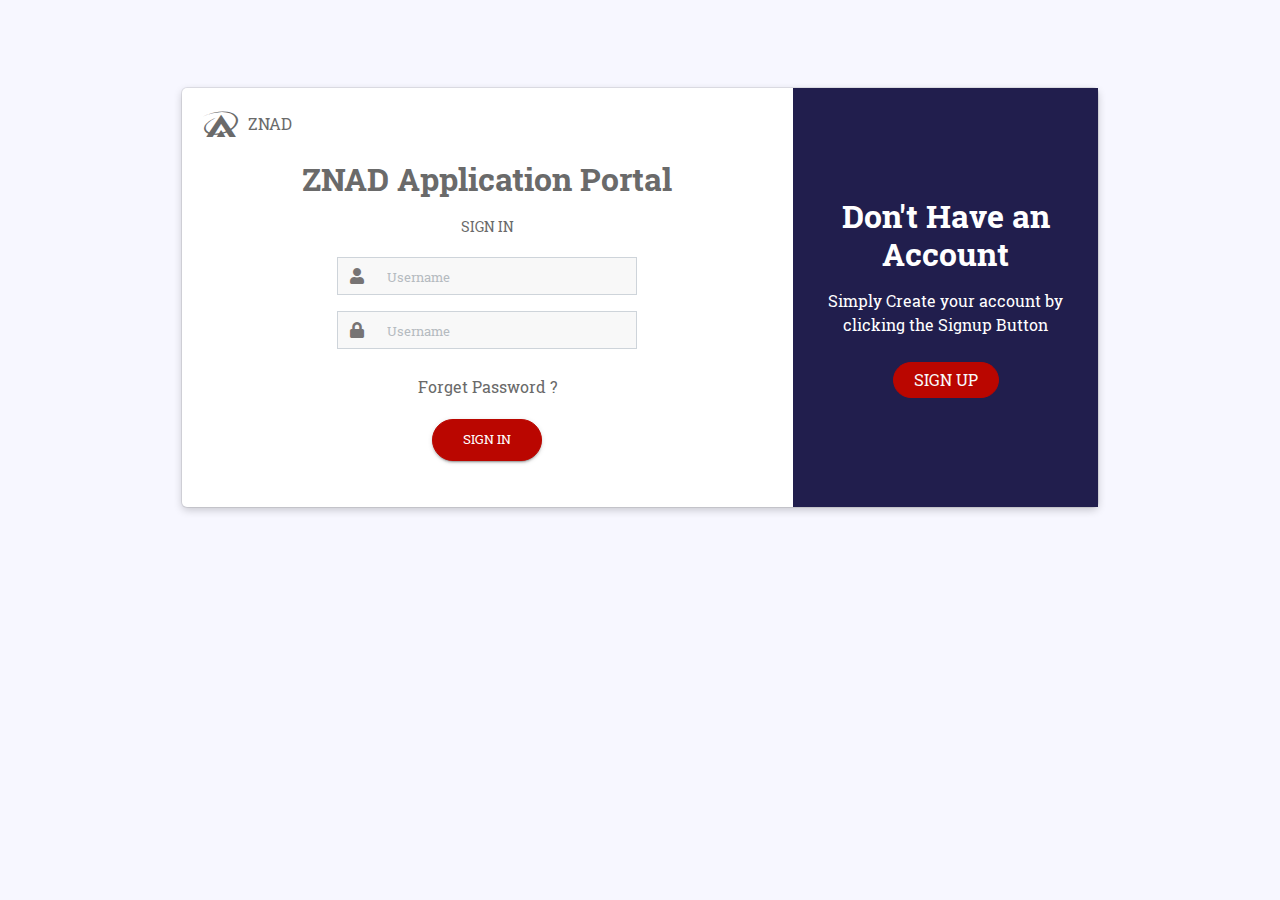
<file: index.html>
<!doctype html>
<html lang="en">

<head>
    <meta charset="utf-8">
    <meta name="viewport" content="width=device-width, initial-scale=1, shrink-to-fit=no">
    <title> Sign In | Sign Up | ZNAD</title>

    <link rel="shortcut icon" href="login/assets/images/fav.jpg">
    <link rel="stylesheet" href="login/assets/css/bootstrap.min.css">
    <link rel="stylesheet" href="login/assets/css/fontawsom-all.min.css">
    <link rel="stylesheet" type="text/css" href="login/assets/css/style.css" />
</head>

<body>
    <div class="container-fluid ">
        <div class="container ">
            <div class="row ">
                <div class="col-sm-10 login-box">
                    <div class="row">
                        <div class="col-lg-8 col-md-7 log-det">
                            <div class="small-logo">
                                <i class="fab fa-asymmetrik"></i> ZNAD
                            </div>
                            <h2>ZNAD Application Portal</h2>
                            <div class="row"> <!--
                                <ul>
                                    <li><i class="fab fa-facebook-f"></i></li>
                                    <li><i class="fab fa-twitter"></i></li>
                                    <li><i class="fab fa-linkedin-in"></i></li>
                                </ul> -->
                            </div>
                            <div class="row">
                                <p class="small-info">SIGN IN</p>
                            </div>


                            <div class="text-box-cont">
                                <div class="input-group mb-3">
                                    <div class="input-group-prepend">
                                        <span class="input-group-text" id="basic-addon1"><i class="fas fa-user"></i></span>
                                    </div>
                                    <input type="text" class="form-control" placeholder="Username" aria-label="Username" aria-describedby="basic-addon1">
                                </div>
                                 <div class="input-group mb-3">
                                    <div class="input-group-prepend">
                                        <span class="input-group-text" id="basic-addon1"><i class="fas fa-lock"></i></span>
                                    </div>
                                    <input type="text" class="form-control" placeholder="Username" aria-label="Username" aria-describedby="basic-addon1">
                                </div>
                                <div class="row">
                                    <p class="forget-p">Forget Password ?</p>
                                </div>
                                <div class="input-group center mb-3">
                                    <button class="btn btn-success btn-round">SIGN IN</button>
                                </div>    
                            </div>
                            


                        </div>
                        <div class="col-lg-4 col-md-5 box-de">
                            <div class="ditk-inf">
                                <h2 class="w-100">Don't Have an Account </h2>
                                <p>Simply Create your account by clicking the Signup Button</p>
                                <a href="login/signup.html">
                                <button type="button" class="btn btn-outline-light">SIGN UP</button>
                                </a>
                            </div>
                        </div>
                    </div>
                </div>
            </div>
        </div>
    </div>
</body>

<script src="login/assets/js/jquery-3.2.1.min.js"></script>
<script src="login/assets/js/popper.min.js"></script>
<script src="login/assets/js/bootstrap.min.js"></script>
<script src="login/assets/js/script.js"></script>


</html>
</file>
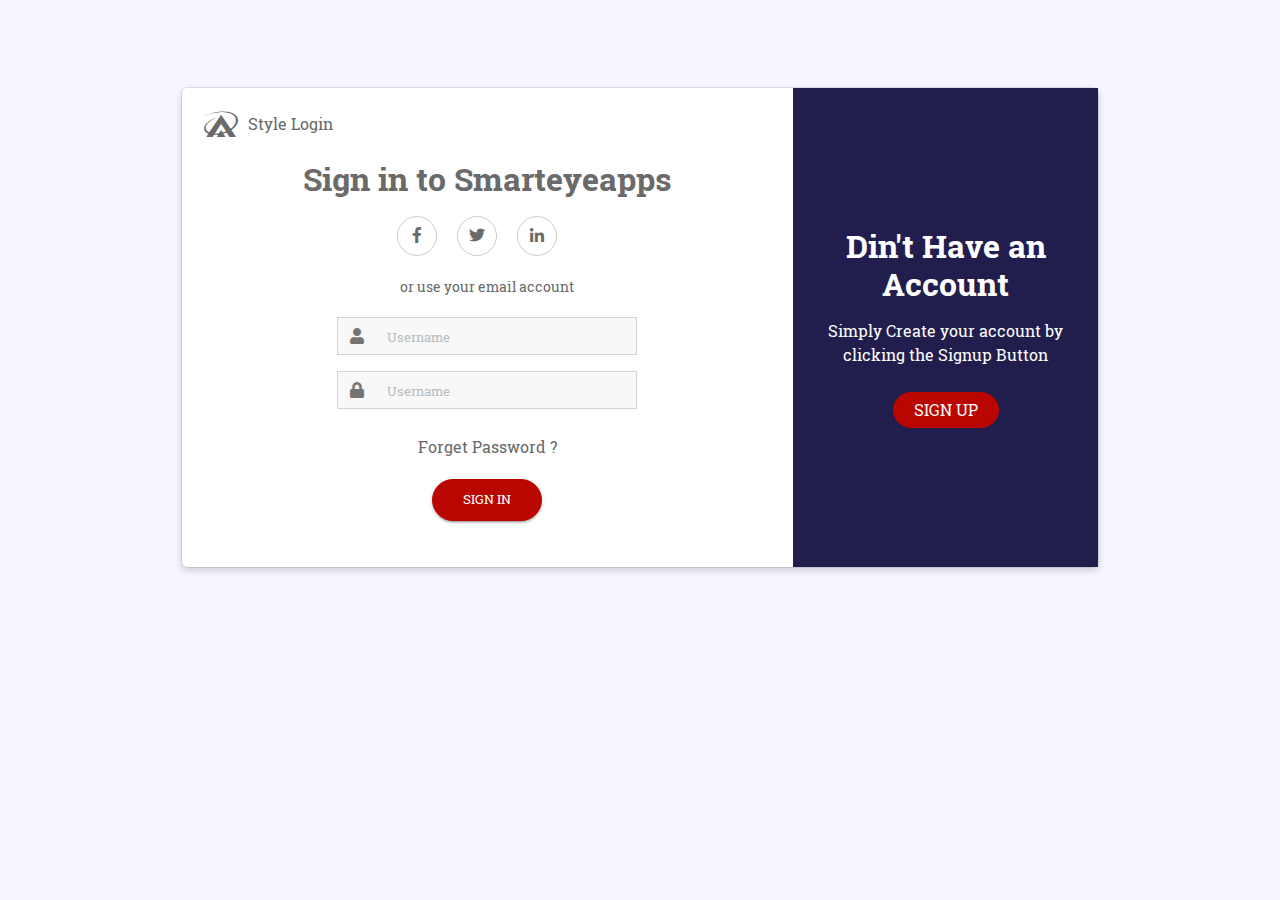
<file: login/index.html>
<!doctype html>
<html lang="en">

<head>
    <meta charset="utf-8">
    <meta name="viewport" content="width=device-width, initial-scale=1, shrink-to-fit=no">
    <title> Free Stylish Login Page Website Template | Smarteyeapps.com</title>

    <link rel="shortcut icon" href="assets/images/fav.jpg">
    <link rel="stylesheet" href="assets/css/bootstrap.min.css">
    <link rel="stylesheet" href="assets/css/fontawsom-all.min.css">
    <link rel="stylesheet" type="text/css" href="assets/css/style.css" />
</head>

<body>
    <div class="container-fluid ">
        <div class="container ">
            <div class="row ">
                <div class="col-sm-10 login-box">
                    <div class="row">
                        <div class="col-lg-8 col-md-7 log-det">
                            <div class="small-logo">
                                <i class="fab fa-asymmetrik"></i> Style Login
                            </div>
                            <h2>Sign in to Smarteyeapps</h2>
                            <div class="row">
                                <ul>
                                    <li><i class="fab fa-facebook-f"></i></li>
                                    <li><i class="fab fa-twitter"></i></li>
                                    <li><i class="fab fa-linkedin-in"></i></li>
                                </ul>
                            </div>
                            <div class="row">
                                <p class="small-info">or use your email account</p>
                            </div>


                            <div class="text-box-cont">
                                <div class="input-group mb-3">
                                    <div class="input-group-prepend">
                                        <span class="input-group-text" id="basic-addon1"><i class="fas fa-user"></i></span>
                                    </div>
                                    <input type="text" class="form-control" placeholder="Username" aria-label="Username" aria-describedby="basic-addon1">
                                </div>
                                 <div class="input-group mb-3">
                                    <div class="input-group-prepend">
                                        <span class="input-group-text" id="basic-addon1"><i class="fas fa-lock"></i></span>
                                    </div>
                                    <input type="text" class="form-control" placeholder="Username" aria-label="Username" aria-describedby="basic-addon1">
                                </div>
                                <div class="row">
                                    <p class="forget-p">Forget Password ?</p>
                                </div>
                                <div class="input-group center mb-3">
                                    <button class="btn btn-success btn-round">SIGN IN</button>
                                </div>    
                            </div>
                            


                        </div>
                        <div class="col-lg-4 col-md-5 box-de">
                            <div class="ditk-inf">
                                <h2 class="w-100">Din't Have an Account </h2>
                                <p>Simply Create your account by clicking the Signup Button</p>
                                <a href="signup.html">
                                <button type="button" class="btn btn-outline-light">SIGN UP</button>
                                </a>
                            </div>
                        </div>
                    </div>
                </div>
            </div>
        </div>
    </div>
</body>

<script src="assets/js/jquery-3.2.1.min.js"></script>
<script src="assets/js/popper.min.js"></script>
<script src="assets/js/bootstrap.min.js"></script>
<script src="assets/js/script.js"></script>


</html>
</file>
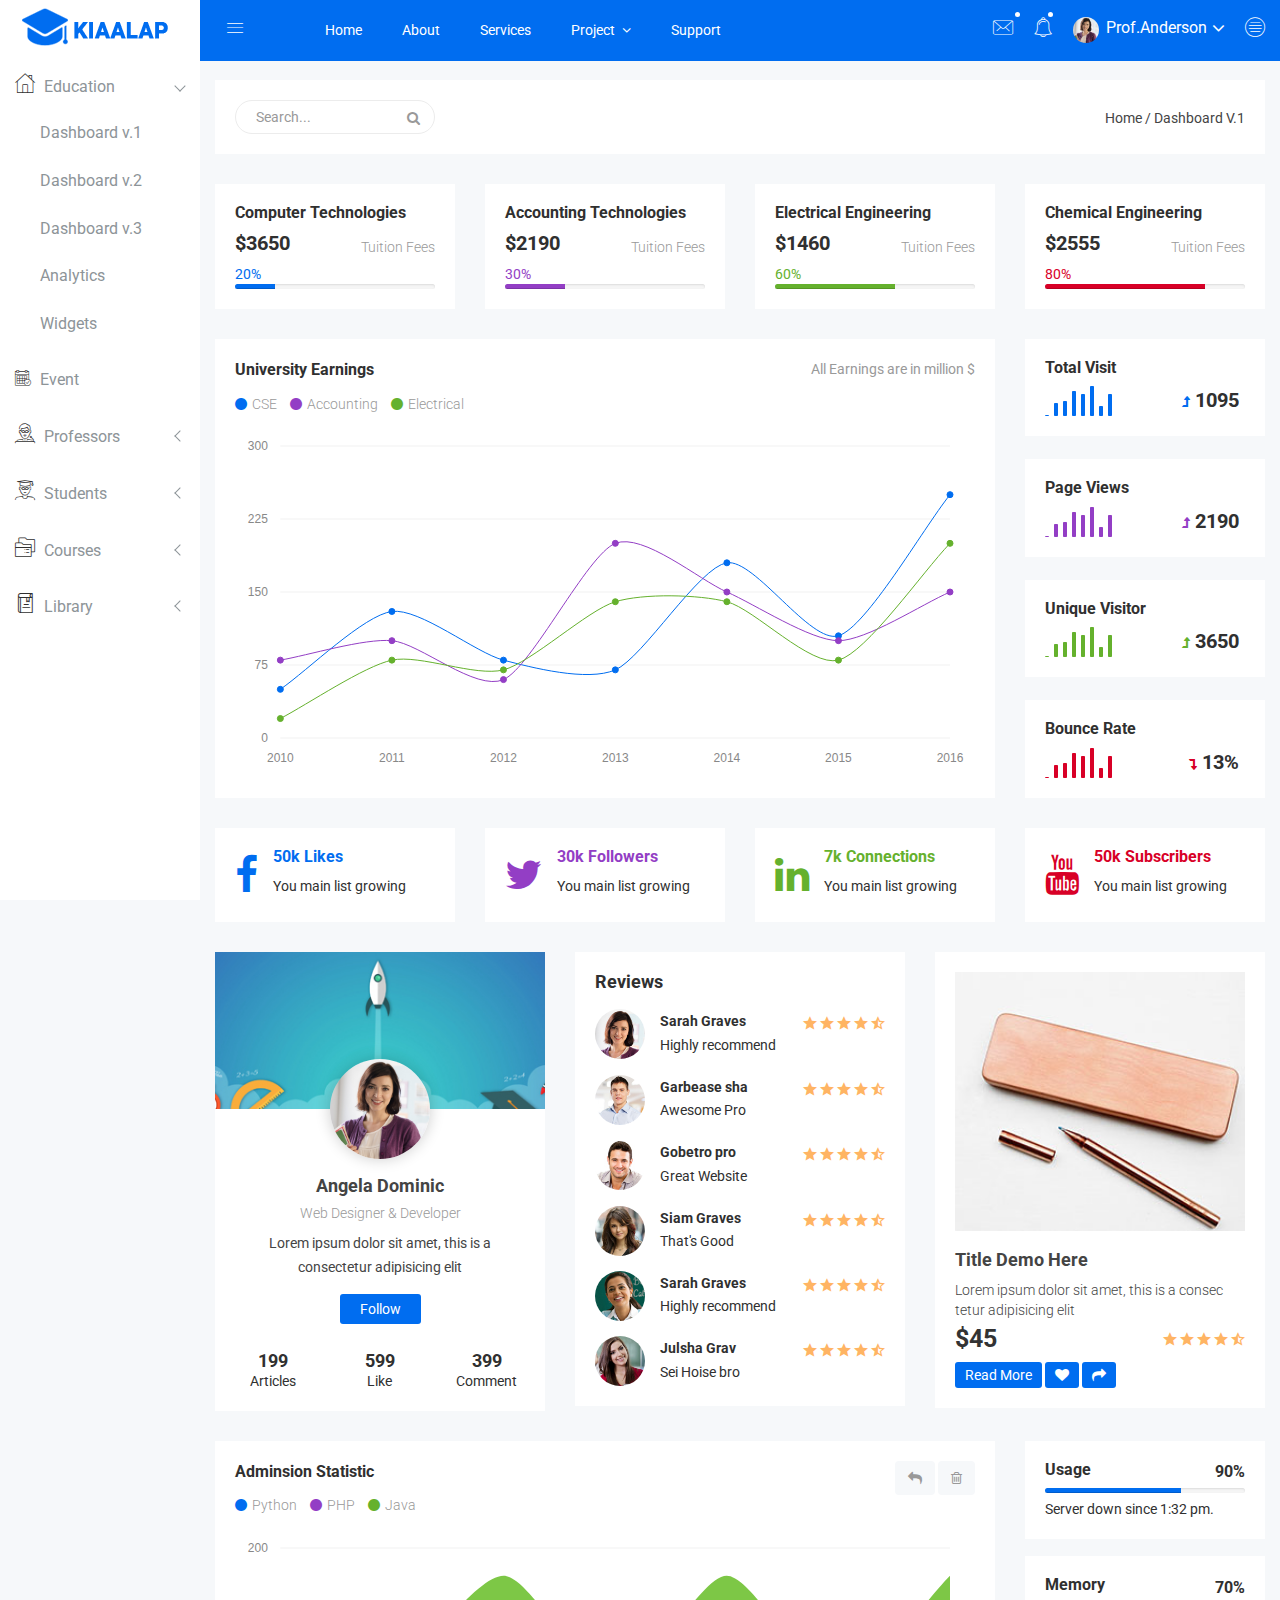
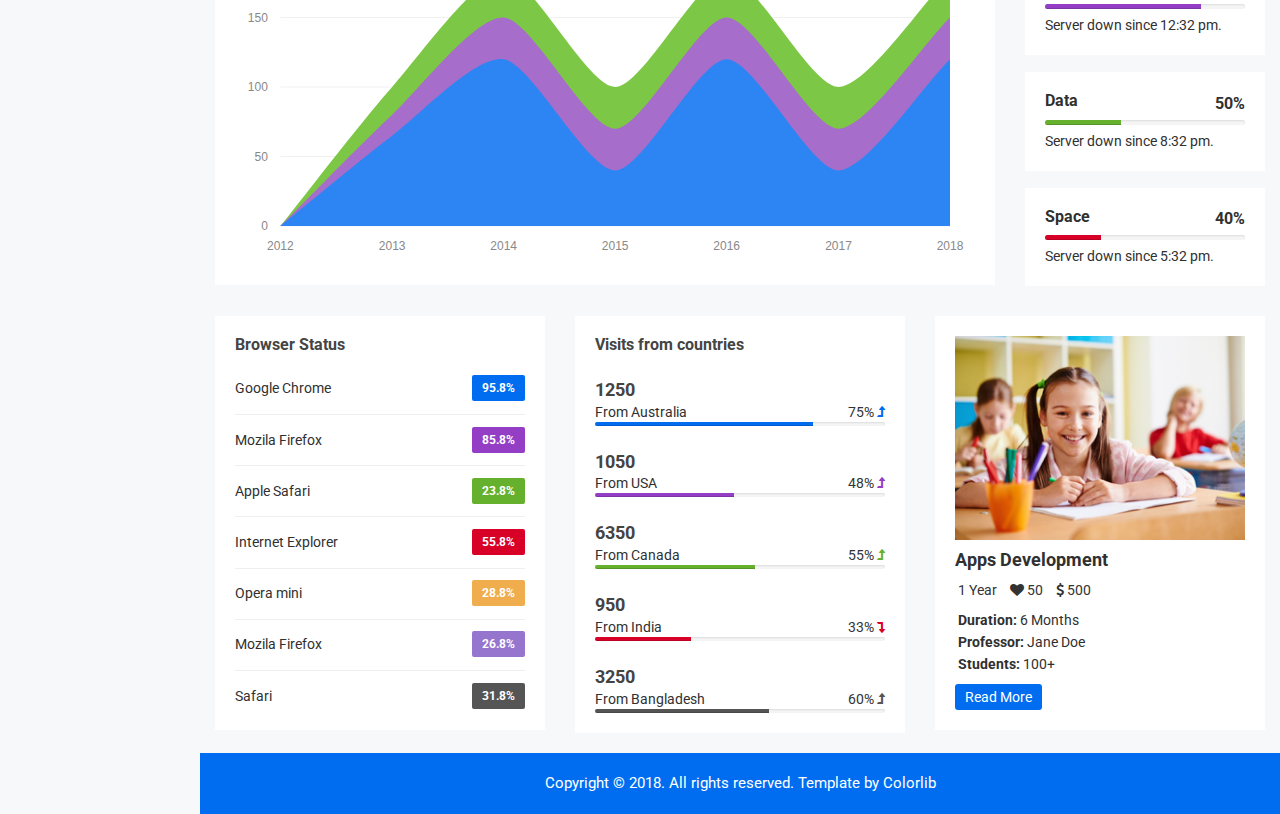
<file: templet/index.html>
<!doctype html>
<html class="no-js" lang="en">

<head>
    <meta charset="utf-8">
    <meta http-equiv="x-ua-compatible" content="ie=edge">
    <title>Dashboard V.1 | Kiaalap - Kiaalap Admin Template</title>
    <meta name="description" content="">
    <meta name="viewport" content="width=device-width, initial-scale=1">
    <!-- favicon
		============================================ -->
    <link rel="shortcut icon" type="image/x-icon" href="img/favicon.ico">
    <!-- Google Fonts
		============================================ -->
    <link href="https://fonts.googleapis.com/css?family=Roboto:100,300,400,700,900" rel="stylesheet">
    <!-- Bootstrap CSS
		============================================ -->
    <link rel="stylesheet" href="css/bootstrap.min.css">
    <!-- Bootstrap CSS
		============================================ -->
    <link rel="stylesheet" href="css/font-awesome.min.css">
    <!-- owl.carousel CSS
		============================================ -->
    <link rel="stylesheet" href="css/owl.carousel.css">
    <link rel="stylesheet" href="css/owl.theme.css">
    <link rel="stylesheet" href="css/owl.transitions.css">
    <!-- animate CSS
		============================================ -->
    <link rel="stylesheet" href="css/animate.css">
    <!-- normalize CSS
		============================================ -->
    <link rel="stylesheet" href="css/normalize.css">
    <!-- meanmenu icon CSS
		============================================ -->
    <link rel="stylesheet" href="css/meanmenu.min.css">
    <!-- main CSS
		============================================ -->
    <link rel="stylesheet" href="css/main.css">
    <!-- educate icon CSS
		============================================ -->
    <link rel="stylesheet" href="css/educate-custon-icon.css">
    <!-- morrisjs CSS
		============================================ -->
    <link rel="stylesheet" href="css/morrisjs/morris.css">
    <!-- mCustomScrollbar CSS
		============================================ -->
    <link rel="stylesheet" href="css/scrollbar/jquery.mCustomScrollbar.min.css">
    <!-- metisMenu CSS
		============================================ -->
    <link rel="stylesheet" href="css/metisMenu/metisMenu.min.css">
    <link rel="stylesheet" href="css/metisMenu/metisMenu-vertical.css">
    <!-- calendar CSS
		============================================ -->
    <link rel="stylesheet" href="css/calendar/fullcalendar.min.css">
    <link rel="stylesheet" href="css/calendar/fullcalendar.print.min.css">
    <!-- style CSS
		============================================ -->
    <link rel="stylesheet" href="style.css">
    <!-- responsive CSS
		============================================ -->
    <link rel="stylesheet" href="css/responsive.css">
    <!-- modernizr JS
		============================================ -->
    <script src="js/vendor/modernizr-2.8.3.min.js"></script>
</head>

<body>
    <!--[if lt IE 8]>
		<p class="browserupgrade">You are using an <strong>outdated</strong> browser. Please <a href="http://browsehappy.com/">upgrade your browser</a> to improve your experience.</p>
	<![endif]-->
    <!-- Start Left menu area -->
    <div class="left-sidebar-pro">
        <nav id="sidebar" class="">
            <div class="sidebar-header">
                <a href="index.html"><img class="main-logo" src="img/logo/logo.png" alt="" /></a>
                <strong><a href="index.html"><img src="img/logo/logosn.png" alt="" /></a></strong>
            </div>
            <div class="left-custom-menu-adp-wrap comment-scrollbar">
                <nav class="sidebar-nav left-sidebar-menu-pro">
                    <ul class="metismenu" id="menu1">
                        <li class="active">
                            <a class="has-arrow" href="index.html">
								   <span class="educate-icon educate-home icon-wrap"></span>
								   <span class="mini-click-non">Education</span>
								</a>
                            <ul class="submenu-angle" aria-expanded="true">
                                <li><a title="Dashboard v.1" href="index.html"><span class="mini-sub-pro">Dashboard v.1</span></a></li>
                                <li><a title="Dashboard v.2" href="index-1.html"><span class="mini-sub-pro">Dashboard v.2</span></a></li>
                                <li><a title="Dashboard v.3" href="index-2.html"><span class="mini-sub-pro">Dashboard v.3</span></a></li>
                                <li><a title="Analytics" href="analytics.html"><span class="mini-sub-pro">Analytics</span></a></li>
                                <li><a title="Widgets" href="widgets.html"><span class="mini-sub-pro">Widgets</span></a></li>
                            </ul>
                        </li>
                        <li>
                            <a title="Landing Page" href="events.html" aria-expanded="false"><span class="educate-icon educate-event icon-wrap sub-icon-mg" aria-hidden="true"></span> <span class="mini-click-non">Event</span></a>
                        </li>
                        <li>
                            <a class="has-arrow" href="all-professors.html" aria-expanded="false"><span class="educate-icon educate-professor icon-wrap"></span> <span class="mini-click-non">Professors</span></a>
                            <ul class="submenu-angle" aria-expanded="false">
                                <li><a title="All Professors" href="all-professors.html"><span class="mini-sub-pro">All Professors</span></a></li>
                                <li><a title="Add Professor" href="add-professor.html"><span class="mini-sub-pro">Add Professor</span></a></li>
                                <li><a title="Edit Professor" href="edit-professor.html"><span class="mini-sub-pro">Edit Professor</span></a></li>
                                <li><a title="Professor Profile" href="professor-profile.html"><span class="mini-sub-pro">Professor Profile</span></a></li>
                            </ul>
                        </li>
                        <li>
                            <a class="has-arrow" href="all-students.html" aria-expanded="false"><span class="educate-icon educate-student icon-wrap"></span> <span class="mini-click-non">Students</span></a>
                            <ul class="submenu-angle" aria-expanded="false">
                                <li><a title="All Students" href="all-students.html"><span class="mini-sub-pro">All Students</span></a></li>
                                <li><a title="Add Students" href="add-student.html"><span class="mini-sub-pro">Add Student</span></a></li>
                                <li><a title="Edit Students" href="edit-student.html"><span class="mini-sub-pro">Edit Student</span></a></li>
                                <li><a title="Students Profile" href="student-profile.html"><span class="mini-sub-pro">Student Profile</span></a></li>
                            </ul>
                        </li>
                        <li>
                            <a class="has-arrow" href="all-courses.html" aria-expanded="false"><span class="educate-icon educate-course icon-wrap"></span> <span class="mini-click-non">Courses</span></a>
                            <ul class="submenu-angle" aria-expanded="false">
                                <li><a title="All Courses" href="all-courses.html"><span class="mini-sub-pro">All Courses</span></a></li>
                                <li><a title="Add Courses" href="add-course.html"><span class="mini-sub-pro">Add Course</span></a></li>
                                <li><a title="Edit Courses" href="edit-course.html"><span class="mini-sub-pro">Edit Course</span></a></li>
                                <li><a title="Courses Profile" href="course-info.html"><span class="mini-sub-pro">Courses Info</span></a></li>
                                <li><a title="Product Payment" href="course-payment.html"><span class="mini-sub-pro">Courses Payment</span></a></li>
                            </ul>
                        </li>
                        <li>
                            <a class="has-arrow" href="all-courses.html" aria-expanded="false"><span class="educate-icon educate-library icon-wrap"></span> <span class="mini-click-non">Library</span></a>
                            <ul class="submenu-angle" aria-expanded="false">
                                <li><a title="All Library" href="library-assets.html"><span class="mini-sub-pro">Library Assets</span></a></li>
                                <li><a title="Add Library" href="add-library-assets.html"><span class="mini-sub-pro">Add Library Asset</span></a></li>
                                <li><a title="Edit Library" href="edit-library-assets.html"><span class="mini-sub-pro">Edit Library Asset</span></a></li>
                            </ul>
                        </li>
                        <li>
                            <a class="has-arrow" href="all-courses.html" aria-expanded="false"><span class="educate-icon educate-department icon-wrap"></span> <span class="mini-click-non">Departments</span></a>
                            <ul class="submenu-angle" aria-expanded="false">
                                <li><a title="Departments List" href="departments.html"><span class="mini-sub-pro">Departments List</span></a></li>
                                <li><a title="Add Departments" href="add-department.html"><span class="mini-sub-pro">Add Departments</span></a></li>
                                <li><a title="Edit Departments" href="edit-department.html"><span class="mini-sub-pro">Edit Departments</span></a></li>
                            </ul>
                        </li>
                        <li>
                            <a class="has-arrow" href="mailbox.html" aria-expanded="false"><span class="educate-icon educate-message icon-wrap"></span> <span class="mini-click-non">Mailbox</span></a>
                            <ul class="submenu-angle" aria-expanded="false">
                                <li><a title="Inbox" href="mailbox.html"><span class="mini-sub-pro">Inbox</span></a></li>
                                <li><a title="View Mail" href="mailbox-view.html"><span class="mini-sub-pro">View Mail</span></a></li>
                                <li><a title="Compose Mail" href="mailbox-compose.html"><span class="mini-sub-pro">Compose Mail</span></a></li>
                            </ul>
                        </li>
                        <li>
                            <a class="has-arrow" href="mailbox.html" aria-expanded="false"><span class="educate-icon educate-interface icon-wrap"></span> <span class="mini-click-non">Interface</span></a>
                            <ul class="submenu-angle interface-mini-nb-dp" aria-expanded="false">
                                <li><a title="Google Map" href="google-map.html"><span class="mini-sub-pro">Google Map</span></a></li>
                                <li><a title="Data Maps" href="data-maps.html"><span class="mini-sub-pro">Data Maps</span></a></li>
                                <li><a title="Pdf Viewer" href="pdf-viewer.html"><span class="mini-sub-pro">Pdf Viewer</span></a></li>
                                <li><a title="X-Editable" href="x-editable.html"><span class="mini-sub-pro">X-Editable</span></a></li>
                                <li><a title="Code Editor" href="code-editor.html"><span class="mini-sub-pro">Code Editor</span></a></li>
                                <li><a title="Tree View" href="tree-view.html"><span class="mini-sub-pro">Tree View</span></a></li>
                                <li><a title="Preloader" href="preloader.html"><span class="mini-sub-pro">Preloader</span></a></li>
                                <li><a title="Images Cropper" href="images-cropper.html"><span class="mini-sub-pro">Images Cropper</span></a></li>
                            </ul>
                        </li>
                        <li>
                            <a class="has-arrow" href="mailbox.html" aria-expanded="false"><span class="educate-icon educate-charts icon-wrap"></span> <span class="mini-click-non">Charts</span></a>
                            <ul class="submenu-angle chart-mini-nb-dp" aria-expanded="false">
                                <li><a title="Bar Charts" href="bar-charts.html"><span class="mini-sub-pro">Bar Charts</span></a></li>
                                <li><a title="Line Charts" href="line-charts.html"><span class="mini-sub-pro">Line Charts</span></a></li>
                                <li><a title="Area Charts" href="area-charts.html"><span class="mini-sub-pro">Area Charts</span></a></li>
                                <li><a title="Rounded Charts" href="rounded-chart.html"><span class="mini-sub-pro">Rounded Charts</span></a></li>
                                <li><a title="C3 Charts" href="c3.html"><span class="mini-sub-pro">C3 Charts</span></a></li>
                                <li><a title="Sparkline Charts" href="sparkline.html"><span class="mini-sub-pro">Sparkline Charts</span></a></li>
                                <li><a title="Peity Charts" href="peity.html"><span class="mini-sub-pro">Peity Charts</span></a></li>
                            </ul>
                        </li>
                        <li>
                            <a class="has-arrow" href="mailbox.html" aria-expanded="false"><span class="educate-icon educate-data-table icon-wrap"></span> <span class="mini-click-non">Data Tables</span></a>
                            <ul class="submenu-angle" aria-expanded="false">
                                <li><a title="Peity Charts" href="static-table.html"><span class="mini-sub-pro">Static Table</span></a></li>
                                <li><a title="Data Table" href="data-table.html"><span class="mini-sub-pro">Data Table</span></a></li>
                            </ul>
                        </li>
                        <li>
                            <a class="has-arrow" href="mailbox.html" aria-expanded="false"><span class="educate-icon educate-form icon-wrap"></span> <span class="mini-click-non">Forms Elements</span></a>
                            <ul class="submenu-angle form-mini-nb-dp" aria-expanded="false">
                                <li><a title="Basic Form Elements" href="basic-form-element.html"><span class="mini-sub-pro">Bc Form Elements</span></a></li>
                                <li><a title="Advance Form Elements" href="advance-form-element.html"><span class="mini-sub-pro">Ad Form Elements</span></a></li>
                                <li><a title="Password Meter" href="password-meter.html"><span class="mini-sub-pro">Password Meter</span></a></li>
                                <li><a title="Multi Upload" href="multi-upload.html"><span class="mini-sub-pro">Multi Upload</span></a></li>
                                <li><a title="Text Editor" href="tinymc.html"><span class="mini-sub-pro">Text Editor</span></a></li>
                                <li><a title="Dual List Box" href="dual-list-box.html"><span class="mini-sub-pro">Dual List Box</span></a></li>
                            </ul>
                        </li>
                        <li>
                            <a class="has-arrow" href="mailbox.html" aria-expanded="false"><span class="educate-icon educate-apps icon-wrap"></span> <span class="mini-click-non">App views</span></a>
                            <ul class="submenu-angle app-mini-nb-dp" aria-expanded="false">
                                <li><a title="Notifications" href="notifications.html"><span class="mini-sub-pro">Notifications</span></a></li>
                                <li><a title="Alerts" href="alerts.html"><span class="mini-sub-pro">Alerts</span></a></li>
                                <li><a title="Modals" href="modals.html"><span class="mini-sub-pro">Modals</span></a></li>
                                <li><a title="Buttons" href="buttons.html"><span class="mini-sub-pro">Buttons</span></a></li>
                                <li><a title="Tabs" href="tabs.html"><span class="mini-sub-pro">Tabs</span></a></li>
                                <li><a title="Accordion" href="accordion.html"><span class="mini-sub-pro">Accordion</span></a></li>
                            </ul>
                        </li>
                        <li id="removable">
                            <a class="has-arrow" href="#" aria-expanded="false"><span class="educate-icon educate-pages icon-wrap"></span> <span class="mini-click-non">Pages</span></a>
                            <ul class="submenu-angle page-mini-nb-dp" aria-expanded="false">
                                <li><a title="Login" href="login.html"><span class="mini-sub-pro">Login</span></a></li>
                                <li><a title="Register" href="register.html"><span class="mini-sub-pro">Register</span></a></li>
                                <li><a title="Lock" href="lock.html"><span class="mini-sub-pro">Lock</span></a></li>
                                <li><a title="Password Recovery" href="password-recovery.html"><span class="mini-sub-pro">Password Recovery</span></a></li>
                                <li><a title="404 Page" href="404.html"><span class="mini-sub-pro">404 Page</span></a></li>
                                <li><a title="500 Page" href="500.html"><span class="mini-sub-pro">500 Page</span></a></li>
                            </ul>
                        </li>
                    </ul>
                </nav>
            </div>
        </nav>
    </div>
    <!-- End Left menu area -->
    <!-- Start Welcome area -->
    <div class="all-content-wrapper">
        <div class="container-fluid">
            <div class="row">
                <div class="col-lg-12 col-md-12 col-sm-12 col-xs-12">
                    <div class="logo-pro">
                        <a href="index.html"><img class="main-logo" src="img/logo/logo.png" alt="" /></a>
                    </div>
                </div>
            </div>
        </div>
        <div class="header-advance-area">
            <div class="header-top-area">
                <div class="container-fluid">
                    <div class="row">
                        <div class="col-lg-12 col-md-12 col-sm-12 col-xs-12">
                            <div class="header-top-wraper">
                                <div class="row">
                                    <div class="col-lg-1 col-md-0 col-sm-1 col-xs-12">
                                        <div class="menu-switcher-pro">
                                            <button type="button" id="sidebarCollapse" class="btn bar-button-pro header-drl-controller-btn btn-info navbar-btn">
													<i class="educate-icon educate-nav"></i>
												</button>
                                        </div>
                                    </div>
                                    <div class="col-lg-6 col-md-7 col-sm-6 col-xs-12">
                                        <div class="header-top-menu tabl-d-n">
                                            <ul class="nav navbar-nav mai-top-nav">
                                                <li class="nav-item"><a href="#" class="nav-link">Home</a>
                                                </li>
                                                <li class="nav-item"><a href="#" class="nav-link">About</a>
                                                </li>
                                                <li class="nav-item"><a href="#" class="nav-link">Services</a>
                                                </li>
                                                <li class="nav-item dropdown res-dis-nn">
                                                    <a href="#" data-toggle="dropdown" role="button" aria-expanded="false" class="nav-link dropdown-toggle">Project <span class="angle-down-topmenu"><i class="fa fa-angle-down"></i></span></a>
                                                    <div role="menu" class="dropdown-menu animated zoomIn">
                                                        <a href="#" class="dropdown-item">Documentation</a>
                                                        <a href="#" class="dropdown-item">Expert Backend</a>
                                                        <a href="#" class="dropdown-item">Expert FrontEnd</a>
                                                        <a href="#" class="dropdown-item">Contact Support</a>
                                                    </div>
                                                </li>
                                                <li class="nav-item"><a href="#" class="nav-link">Support</a>
                                                </li>
                                            </ul>
                                        </div>
                                    </div>
                                    <div class="col-lg-5 col-md-5 col-sm-12 col-xs-12">
                                        <div class="header-right-info">
                                            <ul class="nav navbar-nav mai-top-nav header-right-menu">
                                                <li class="nav-item dropdown">
                                                    <a href="#" data-toggle="dropdown" role="button" aria-expanded="false" class="nav-link dropdown-toggle"><i class="educate-icon educate-message edu-chat-pro" aria-hidden="true"></i><span class="indicator-ms"></span></a>
                                                    <div role="menu" class="author-message-top dropdown-menu animated zoomIn">
                                                        <div class="message-single-top">
                                                            <h1>Message</h1>
                                                        </div>
                                                        <ul class="message-menu">
                                                            <li>
                                                                <a href="#">
                                                                    <div class="message-img">
                                                                        <img src="img/contact/1.jpg" alt="">
                                                                    </div>
                                                                    <div class="message-content">
                                                                        <span class="message-date">16 Sept</span>
                                                                        <h2>Advanda Cro</h2>
                                                                        <p>Please done this project as soon possible.</p>
                                                                    </div>
                                                                </a>
                                                            </li>
                                                            <li>
                                                                <a href="#">
                                                                    <div class="message-img">
                                                                        <img src="img/contact/4.jpg" alt="">
                                                                    </div>
                                                                    <div class="message-content">
                                                                        <span class="message-date">16 Sept</span>
                                                                        <h2>Sulaiman din</h2>
                                                                        <p>Please done this project as soon possible.</p>
                                                                    </div>
                                                                </a>
                                                            </li>
                                                            <li>
                                                                <a href="#">
                                                                    <div class="message-img">
                                                                        <img src="img/contact/3.jpg" alt="">
                                                                    </div>
                                                                    <div class="message-content">
                                                                        <span class="message-date">16 Sept</span>
                                                                        <h2>Victor Jara</h2>
                                                                        <p>Please done this project as soon possible.</p>
                                                                    </div>
                                                                </a>
                                                            </li>
                                                            <li>
                                                                <a href="#">
                                                                    <div class="message-img">
                                                                        <img src="img/contact/2.jpg" alt="">
                                                                    </div>
                                                                    <div class="message-content">
                                                                        <span class="message-date">16 Sept</span>
                                                                        <h2>Victor Jara</h2>
                                                                        <p>Please done this project as soon possible.</p>
                                                                    </div>
                                                                </a>
                                                            </li>
                                                        </ul>
                                                        <div class="message-view">
                                                            <a href="#">View All Messages</a>
                                                        </div>
                                                    </div>
                                                </li>
                                                <li class="nav-item"><a href="#" data-toggle="dropdown" role="button" aria-expanded="false" class="nav-link dropdown-toggle"><i class="educate-icon educate-bell" aria-hidden="true"></i><span class="indicator-nt"></span></a>
                                                    <div role="menu" class="notification-author dropdown-menu animated zoomIn">
                                                        <div class="notification-single-top">
                                                            <h1>Notifications</h1>
                                                        </div>
                                                        <ul class="notification-menu">
                                                            <li>
                                                                <a href="#">
                                                                    <div class="notification-icon">
                                                                        <i class="educate-icon educate-checked edu-checked-pro admin-check-pro" aria-hidden="true"></i>
                                                                    </div>
                                                                    <div class="notification-content">
                                                                        <span class="notification-date">16 Sept</span>
                                                                        <h2>Advanda Cro</h2>
                                                                        <p>Please done this project as soon possible.</p>
                                                                    </div>
                                                                </a>
                                                            </li>
                                                            <li>
                                                                <a href="#">
                                                                    <div class="notification-icon">
                                                                        <i class="fa fa-cloud edu-cloud-computing-down" aria-hidden="true"></i>
                                                                    </div>
                                                                    <div class="notification-content">
                                                                        <span class="notification-date">16 Sept</span>
                                                                        <h2>Sulaiman din</h2>
                                                                        <p>Please done this project as soon possible.</p>
                                                                    </div>
                                                                </a>
                                                            </li>
                                                            <li>
                                                                <a href="#">
                                                                    <div class="notification-icon">
                                                                        <i class="fa fa-eraser edu-shield" aria-hidden="true"></i>
                                                                    </div>
                                                                    <div class="notification-content">
                                                                        <span class="notification-date">16 Sept</span>
                                                                        <h2>Victor Jara</h2>
                                                                        <p>Please done this project as soon possible.</p>
                                                                    </div>
                                                                </a>
                                                            </li>
                                                            <li>
                                                                <a href="#">
                                                                    <div class="notification-icon">
                                                                        <i class="fa fa-line-chart edu-analytics-arrow" aria-hidden="true"></i>
                                                                    </div>
                                                                    <div class="notification-content">
                                                                        <span class="notification-date">16 Sept</span>
                                                                        <h2>Victor Jara</h2>
                                                                        <p>Please done this project as soon possible.</p>
                                                                    </div>
                                                                </a>
                                                            </li>
                                                        </ul>
                                                        <div class="notification-view">
                                                            <a href="#">View All Notification</a>
                                                        </div>
                                                    </div>
                                                </li>
                                                <li class="nav-item">
                                                    <a href="#" data-toggle="dropdown" role="button" aria-expanded="false" class="nav-link dropdown-toggle">
															<img src="img/product/pro4.jpg" alt="" />
															<span class="admin-name">Prof.Anderson</span>
															<i class="fa fa-angle-down edu-icon edu-down-arrow"></i>
														</a>
                                                    <ul role="menu" class="dropdown-header-top author-log dropdown-menu animated zoomIn">
                                                        <li><a href="#"><span class="edu-icon edu-home-admin author-log-ic"></span>My Account</a>
                                                        </li>
                                                        <li><a href="#"><span class="edu-icon edu-user-rounded author-log-ic"></span>My Profile</a>
                                                        </li>
                                                        <li><a href="#"><span class="edu-icon edu-money author-log-ic"></span>User Billing</a>
                                                        </li>
                                                        <li><a href="#"><span class="edu-icon edu-settings author-log-ic"></span>Settings</a>
                                                        </li>
                                                        <li><a href="#"><span class="edu-icon edu-locked author-log-ic"></span>Log Out</a>
                                                        </li>
                                                    </ul>
                                                </li>
                                                <li class="nav-item nav-setting-open"><a href="#" data-toggle="dropdown" role="button" aria-expanded="false" class="nav-link dropdown-toggle"><i class="educate-icon educate-menu"></i></a>

                                                    <div role="menu" class="admintab-wrap menu-setting-wrap menu-setting-wrap-bg dropdown-menu animated zoomIn">
                                                        <ul class="nav nav-tabs custon-set-tab">
                                                            <li class="active"><a data-toggle="tab" href="#Notes">Notes</a>
                                                            </li>
                                                            <li><a data-toggle="tab" href="#Projects">Projects</a>
                                                            </li>
                                                            <li><a data-toggle="tab" href="#Settings">Settings</a>
                                                            </li>
                                                        </ul>

                                                        <div class="tab-content custom-bdr-nt">
                                                            <div id="Notes" class="tab-pane fade in active">
                                                                <div class="notes-area-wrap">
                                                                    <div class="note-heading-indicate">
                                                                        <h2><i class="fa fa-comments-o"></i> Latest Notes</h2>
                                                                        <p>You have 10 new message.</p>
                                                                    </div>
                                                                    <div class="notes-list-area notes-menu-scrollbar">
                                                                        <ul class="notes-menu-list">
                                                                            <li>
                                                                                <a href="#">
                                                                                    <div class="notes-list-flow">
                                                                                        <div class="notes-img">
                                                                                            <img src="img/contact/4.jpg" alt="" />
                                                                                        </div>
                                                                                        <div class="notes-content">
                                                                                            <p> The point of using Lorem Ipsum is that it has a more-or-less normal.</p>
                                                                                            <span>Yesterday 2:45 pm</span>
                                                                                        </div>
                                                                                    </div>
                                                                                </a>
                                                                            </li>
                                                                            <li>
                                                                                <a href="#">
                                                                                    <div class="notes-list-flow">
                                                                                        <div class="notes-img">
                                                                                            <img src="img/contact/1.jpg" alt="" />
                                                                                        </div>
                                                                                        <div class="notes-content">
                                                                                            <p> The point of using Lorem Ipsum is that it has a more-or-less normal.</p>
                                                                                            <span>Yesterday 2:45 pm</span>
                                                                                        </div>
                                                                                    </div>
                                                                                </a>
                                                                            </li>
                                                                            <li>
                                                                                <a href="#">
                                                                                    <div class="notes-list-flow">
                                                                                        <div class="notes-img">
                                                                                            <img src="img/contact/2.jpg" alt="" />
                                                                                        </div>
                                                                                        <div class="notes-content">
                                                                                            <p> The point of using Lorem Ipsum is that it has a more-or-less normal.</p>
                                                                                            <span>Yesterday 2:45 pm</span>
                                                                                        </div>
                                                                                    </div>
                                                                                </a>
                                                                            </li>
                                                                            <li>
                                                                                <a href="#">
                                                                                    <div class="notes-list-flow">
                                                                                        <div class="notes-img">
                                                                                            <img src="img/contact/3.jpg" alt="" />
                                                                                        </div>
                                                                                        <div class="notes-content">
                                                                                            <p> The point of using Lorem Ipsum is that it has a more-or-less normal.</p>
                                                                                            <span>Yesterday 2:45 pm</span>
                                                                                        </div>
                                                                                    </div>
                                                                                </a>
                                                                            </li>
                                                                            <li>
                                                                                <a href="#">
                                                                                    <div class="notes-list-flow">
                                                                                        <div class="notes-img">
                                                                                            <img src="img/contact/4.jpg" alt="" />
                                                                                        </div>
                                                                                        <div class="notes-content">
                                                                                            <p> The point of using Lorem Ipsum is that it has a more-or-less normal.</p>
                                                                                            <span>Yesterday 2:45 pm</span>
                                                                                        </div>
                                                                                    </div>
                                                                                </a>
                                                                            </li>
                                                                            <li>
                                                                                <a href="#">
                                                                                    <div class="notes-list-flow">
                                                                                        <div class="notes-img">
                                                                                            <img src="img/contact/1.jpg" alt="" />
                                                                                        </div>
                                                                                        <div class="notes-content">
                                                                                            <p> The point of using Lorem Ipsum is that it has a more-or-less normal.</p>
                                                                                            <span>Yesterday 2:45 pm</span>
                                                                                        </div>
                                                                                    </div>
                                                                                </a>
                                                                            </li>
                                                                            <li>
                                                                                <a href="#">
                                                                                    <div class="notes-list-flow">
                                                                                        <div class="notes-img">
                                                                                            <img src="img/contact/2.jpg" alt="" />
                                                                                        </div>
                                                                                        <div class="notes-content">
                                                                                            <p> The point of using Lorem Ipsum is that it has a more-or-less normal.</p>
                                                                                            <span>Yesterday 2:45 pm</span>
                                                                                        </div>
                                                                                    </div>
                                                                                </a>
                                                                            </li>
                                                                            <li>
                                                                                <a href="#">
                                                                                    <div class="notes-list-flow">
                                                                                        <div class="notes-img">
                                                                                            <img src="img/contact/1.jpg" alt="" />
                                                                                        </div>
                                                                                        <div class="notes-content">
                                                                                            <p> The point of using Lorem Ipsum is that it has a more-or-less normal.</p>
                                                                                            <span>Yesterday 2:45 pm</span>
                                                                                        </div>
                                                                                    </div>
                                                                                </a>
                                                                            </li>
                                                                            <li>
                                                                                <a href="#">
                                                                                    <div class="notes-list-flow">
                                                                                        <div class="notes-img">
                                                                                            <img src="img/contact/2.jpg" alt="" />
                                                                                        </div>
                                                                                        <div class="notes-content">
                                                                                            <p> The point of using Lorem Ipsum is that it has a more-or-less normal.</p>
                                                                                            <span>Yesterday 2:45 pm</span>
                                                                                        </div>
                                                                                    </div>
                                                                                </a>
                                                                            </li>
                                                                            <li>
                                                                                <a href="#">
                                                                                    <div class="notes-list-flow">
                                                                                        <div class="notes-img">
                                                                                            <img src="img/contact/3.jpg" alt="" />
                                                                                        </div>
                                                                                        <div class="notes-content">
                                                                                            <p> The point of using Lorem Ipsum is that it has a more-or-less normal.</p>
                                                                                            <span>Yesterday 2:45 pm</span>
                                                                                        </div>
                                                                                    </div>
                                                                                </a>
                                                                            </li>
                                                                        </ul>
                                                                    </div>
                                                                </div>
                                                            </div>
                                                            <div id="Projects" class="tab-pane fade">
                                                                <div class="projects-settings-wrap">
                                                                    <div class="note-heading-indicate">
                                                                        <h2><i class="fa fa-cube"></i> Latest projects</h2>
                                                                        <p> You have 20 projects. 5 not completed.</p>
                                                                    </div>
                                                                    <div class="project-st-list-area project-st-menu-scrollbar">
                                                                        <ul class="projects-st-menu-list">
                                                                            <li>
                                                                                <a href="#">
                                                                                    <div class="project-list-flow">
                                                                                        <div class="projects-st-heading">
                                                                                            <h2>Web Development</h2>
                                                                                            <p> The point of using Lorem Ipsum is that it has a more or less normal.</p>
                                                                                            <span class="project-st-time">1 hours ago</span>
                                                                                        </div>
                                                                                        <div class="projects-st-content">
                                                                                            <p>Completion with: 28%</p>
                                                                                            <div class="progress progress-mini">
                                                                                                <div style="width: 28%;" class="progress-bar progress-bar-danger hd-tp-1"></div>
                                                                                            </div>
                                                                                            <p>Project end: 4:00 pm - 12.06.2014</p>
                                                                                        </div>
                                                                                    </div>
                                                                                </a>
                                                                            </li>
                                                                            <li>
                                                                                <a href="#">
                                                                                    <div class="project-list-flow">
                                                                                        <div class="projects-st-heading">
                                                                                            <h2>Software Development</h2>
                                                                                            <p> The point of using Lorem Ipsum is that it has a more or less normal.</p>
                                                                                            <span class="project-st-time">2 hours ago</span>
                                                                                        </div>
                                                                                        <div class="projects-st-content project-rating-cl">
                                                                                            <p>Completion with: 68%</p>
                                                                                            <div class="progress progress-mini">
                                                                                                <div style="width: 68%;" class="progress-bar hd-tp-2"></div>
                                                                                            </div>
                                                                                            <p>Project end: 4:00 pm - 12.06.2014</p>
                                                                                        </div>
                                                                                    </div>
                                                                                </a>
                                                                            </li>
                                                                            <li>
                                                                                <a href="#">
                                                                                    <div class="project-list-flow">
                                                                                        <div class="projects-st-heading">
                                                                                            <h2>Graphic Design</h2>
                                                                                            <p> The point of using Lorem Ipsum is that it has a more or less normal.</p>
                                                                                            <span class="project-st-time">3 hours ago</span>
                                                                                        </div>
                                                                                        <div class="projects-st-content">
                                                                                            <p>Completion with: 78%</p>
                                                                                            <div class="progress progress-mini">
                                                                                                <div style="width: 78%;" class="progress-bar hd-tp-3"></div>
                                                                                            </div>
                                                                                            <p>Project end: 4:00 pm - 12.06.2014</p>
                                                                                        </div>
                                                                                    </div>
                                                                                </a>
                                                                            </li>
                                                                            <li>
                                                                                <a href="#">
                                                                                    <div class="project-list-flow">
                                                                                        <div class="projects-st-heading">
                                                                                            <h2>Web Design</h2>
                                                                                            <p> The point of using Lorem Ipsum is that it has a more or less normal.</p>
                                                                                            <span class="project-st-time">4 hours ago</span>
                                                                                        </div>
                                                                                        <div class="projects-st-content project-rating-cl2">
                                                                                            <p>Completion with: 38%</p>
                                                                                            <div class="progress progress-mini">
                                                                                                <div style="width: 38%;" class="progress-bar progress-bar-danger hd-tp-4"></div>
                                                                                            </div>
                                                                                            <p>Project end: 4:00 pm - 12.06.2014</p>
                                                                                        </div>
                                                                                    </div>
                                                                                </a>
                                                                            </li>
                                                                            <li>
                                                                                <a href="#">
                                                                                    <div class="project-list-flow">
                                                                                        <div class="projects-st-heading">
                                                                                            <h2>Business Card</h2>
                                                                                            <p> The point of using Lorem Ipsum is that it has a more or less normal.</p>
                                                                                            <span class="project-st-time">5 hours ago</span>
                                                                                        </div>
                                                                                        <div class="projects-st-content">
                                                                                            <p>Completion with: 28%</p>
                                                                                            <div class="progress progress-mini">
                                                                                                <div style="width: 28%;" class="progress-bar progress-bar-danger hd-tp-5"></div>
                                                                                            </div>
                                                                                            <p>Project end: 4:00 pm - 12.06.2014</p>
                                                                                        </div>
                                                                                    </div>
                                                                                </a>
                                                                            </li>
                                                                            <li>
                                                                                <a href="#">
                                                                                    <div class="project-list-flow">
                                                                                        <div class="projects-st-heading">
                                                                                            <h2>Ecommerce Business</h2>
                                                                                            <p> The point of using Lorem Ipsum is that it has a more or less normal.</p>
                                                                                            <span class="project-st-time">6 hours ago</span>
                                                                                        </div>
                                                                                        <div class="projects-st-content project-rating-cl">
                                                                                            <p>Completion with: 68%</p>
                                                                                            <div class="progress progress-mini">
                                                                                                <div style="width: 68%;" class="progress-bar hd-tp-6"></div>
                                                                                            </div>
                                                                                            <p>Project end: 4:00 pm - 12.06.2014</p>
                                                                                        </div>
                                                                                    </div>
                                                                                </a>
                                                                            </li>
                                                                            <li>
                                                                                <a href="#">
                                                                                    <div class="project-list-flow">
                                                                                        <div class="projects-st-heading">
                                                                                            <h2>Woocommerce Plugin</h2>
                                                                                            <p> The point of using Lorem Ipsum is that it has a more or less normal.</p>
                                                                                            <span class="project-st-time">7 hours ago</span>
                                                                                        </div>
                                                                                        <div class="projects-st-content">
                                                                                            <p>Completion with: 78%</p>
                                                                                            <div class="progress progress-mini">
                                                                                                <div style="width: 78%;" class="progress-bar"></div>
                                                                                            </div>
                                                                                            <p>Project end: 4:00 pm - 12.06.2014</p>
                                                                                        </div>
                                                                                    </div>
                                                                                </a>
                                                                            </li>
                                                                            <li>
                                                                                <a href="#">
                                                                                    <div class="project-list-flow">
                                                                                        <div class="projects-st-heading">
                                                                                            <h2>Wordpress Theme</h2>
                                                                                            <p> The point of using Lorem Ipsum is that it has a more or less normal.</p>
                                                                                            <span class="project-st-time">9 hours ago</span>
                                                                                        </div>
                                                                                        <div class="projects-st-content project-rating-cl2">
                                                                                            <p>Completion with: 38%</p>
                                                                                            <div class="progress progress-mini">
                                                                                                <div style="width: 38%;" class="progress-bar progress-bar-danger"></div>
                                                                                            </div>
                                                                                            <p>Project end: 4:00 pm - 12.06.2014</p>
                                                                                        </div>
                                                                                    </div>
                                                                                </a>
                                                                            </li>
                                                                        </ul>
                                                                    </div>
                                                                </div>
                                                            </div>
                                                            <div id="Settings" class="tab-pane fade">
                                                                <div class="setting-panel-area">
                                                                    <div class="note-heading-indicate">
                                                                        <h2><i class="fa fa-gears"></i> Settings Panel</h2>
                                                                        <p> You have 20 Settings. 5 not completed.</p>
                                                                    </div>
                                                                    <ul class="setting-panel-list">
                                                                        <li>
                                                                            <div class="checkbox-setting-pro">
                                                                                <div class="checkbox-title-pro">
                                                                                    <h2>Show notifications</h2>
                                                                                    <div class="ts-custom-check">
                                                                                        <div class="onoffswitch">
                                                                                            <input type="checkbox" name="collapsemenu" class="onoffswitch-checkbox" id="example">
                                                                                            <label class="onoffswitch-label" for="example">
																									<span class="onoffswitch-inner"></span>
																									<span class="onoffswitch-switch"></span>
																								</label>
                                                                                        </div>
                                                                                    </div>
                                                                                </div>
                                                                            </div>
                                                                        </li>
                                                                        <li>
                                                                            <div class="checkbox-setting-pro">
                                                                                <div class="checkbox-title-pro">
                                                                                    <h2>Disable Chat</h2>
                                                                                    <div class="ts-custom-check">
                                                                                        <div class="onoffswitch">
                                                                                            <input type="checkbox" name="collapsemenu" class="onoffswitch-checkbox" id="example3">
                                                                                            <label class="onoffswitch-label" for="example3">
																									<span class="onoffswitch-inner"></span>
																									<span class="onoffswitch-switch"></span>
																								</label>
                                                                                        </div>
                                                                                    </div>
                                                                                </div>
                                                                            </div>
                                                                        </li>
                                                                        <li>
                                                                            <div class="checkbox-setting-pro">
                                                                                <div class="checkbox-title-pro">
                                                                                    <h2>Enable history</h2>
                                                                                    <div class="ts-custom-check">
                                                                                        <div class="onoffswitch">
                                                                                            <input type="checkbox" name="collapsemenu" class="onoffswitch-checkbox" id="example4">
                                                                                            <label class="onoffswitch-label" for="example4">
																									<span class="onoffswitch-inner"></span>
																									<span class="onoffswitch-switch"></span>
																								</label>
                                                                                        </div>
                                                                                    </div>
                                                                                </div>
                                                                            </div>
                                                                        </li>
                                                                        <li>
                                                                            <div class="checkbox-setting-pro">
                                                                                <div class="checkbox-title-pro">
                                                                                    <h2>Show charts</h2>
                                                                                    <div class="ts-custom-check">
                                                                                        <div class="onoffswitch">
                                                                                            <input type="checkbox" name="collapsemenu" class="onoffswitch-checkbox" id="example7">
                                                                                            <label class="onoffswitch-label" for="example7">
																									<span class="onoffswitch-inner"></span>
																									<span class="onoffswitch-switch"></span>
																								</label>
                                                                                        </div>
                                                                                    </div>
                                                                                </div>
                                                                            </div>
                                                                        </li>
                                                                        <li>
                                                                            <div class="checkbox-setting-pro">
                                                                                <div class="checkbox-title-pro">
                                                                                    <h2>Update everyday</h2>
                                                                                    <div class="ts-custom-check">
                                                                                        <div class="onoffswitch">
                                                                                            <input type="checkbox" name="collapsemenu" checked="" class="onoffswitch-checkbox" id="example2">
                                                                                            <label class="onoffswitch-label" for="example2">
																									<span class="onoffswitch-inner"></span>
																									<span class="onoffswitch-switch"></span>
																								</label>
                                                                                        </div>
                                                                                    </div>
                                                                                </div>
                                                                            </div>
                                                                        </li>
                                                                        <li>
                                                                            <div class="checkbox-setting-pro">
                                                                                <div class="checkbox-title-pro">
                                                                                    <h2>Global search</h2>
                                                                                    <div class="ts-custom-check">
                                                                                        <div class="onoffswitch">
                                                                                            <input type="checkbox" name="collapsemenu" checked="" class="onoffswitch-checkbox" id="example6">
                                                                                            <label class="onoffswitch-label" for="example6">
																									<span class="onoffswitch-inner"></span>
																									<span class="onoffswitch-switch"></span>
																								</label>
                                                                                        </div>
                                                                                    </div>
                                                                                </div>
                                                                            </div>
                                                                        </li>
                                                                        <li>
                                                                            <div class="checkbox-setting-pro">
                                                                                <div class="checkbox-title-pro">
                                                                                    <h2>Offline users</h2>
                                                                                    <div class="ts-custom-check">
                                                                                        <div class="onoffswitch">
                                                                                            <input type="checkbox" name="collapsemenu" checked="" class="onoffswitch-checkbox" id="example5">
                                                                                            <label class="onoffswitch-label" for="example5">
																									<span class="onoffswitch-inner"></span>
																									<span class="onoffswitch-switch"></span>
																								</label>
                                                                                        </div>
                                                                                    </div>
                                                                                </div>
                                                                            </div>
                                                                        </li>
                                                                    </ul>

                                                                </div>
                                                            </div>
                                                        </div>
                                                    </div>
                                                </li>
                                            </ul>
                                        </div>
                                    </div>
                                </div>
                            </div>
                        </div>
                    </div>
                </div>
            </div>
            <!-- Mobile Menu start -->
            <div class="mobile-menu-area">
                <div class="container">
                    <div class="row">
                        <div class="col-lg-12 col-md-12 col-sm-12 col-xs-12">
                            <div class="mobile-menu">
                                <nav id="dropdown">
                                    <ul class="mobile-menu-nav">
                                        <li><a data-toggle="collapse" data-target="#Charts" href="#">Home <span class="admin-project-icon edu-icon edu-down-arrow"></span></a>
                                            <ul class="collapse dropdown-header-top">
                                                <li><a href="index.html">Dashboard v.1</a></li>
                                                <li><a href="index-1.html">Dashboard v.2</a></li>
                                                <li><a href="index-3.html">Dashboard v.3</a></li>
                                                <li><a href="analytics.html">Analytics</a></li>
                                                <li><a href="widgets.html">Widgets</a></li>
                                            </ul>
                                        </li>
                                        <li><a href="events.html">Event</a></li>
                                        <li><a data-toggle="collapse" data-target="#demoevent" href="#">Professors <span class="admin-project-icon edu-icon edu-down-arrow"></span></a>
                                            <ul id="demoevent" class="collapse dropdown-header-top">
                                                <li><a href="all-professors.html">All Professors</a>
                                                </li>
                                                <li><a href="add-professor.html">Add Professor</a>
                                                </li>
                                                <li><a href="edit-professor.html">Edit Professor</a>
                                                </li>
                                                <li><a href="professor-profile.html">Professor Profile</a>
                                                </li>
                                            </ul>
                                        </li>
                                        <li><a data-toggle="collapse" data-target="#demopro" href="#">Students <span class="admin-project-icon edu-icon edu-down-arrow"></span></a>
                                            <ul id="demopro" class="collapse dropdown-header-top">
                                                <li><a href="all-students.html">All Students</a>
                                                </li>
                                                <li><a href="add-student.html">Add Student</a>
                                                </li>
                                                <li><a href="edit-student.html">Edit Student</a>
                                                </li>
                                                <li><a href="student-profile.html">Student Profile</a>
                                                </li>
                                            </ul>
                                        </li>
                                        <li><a data-toggle="collapse" data-target="#democrou" href="#">Courses <span class="admin-project-icon edu-icon edu-down-arrow"></span></a>
                                            <ul id="democrou" class="collapse dropdown-header-top">
                                                <li><a href="all-courses.html">All Courses</a>
                                                </li>
                                                <li><a href="add-course.html">Add Course</a>
                                                </li>
                                                <li><a href="edit-course.html">Edit Course</a>
                                                </li>
                                                <li><a href="course-profile.html">Courses Info</a>
                                                </li>
                                                <li><a href="course-payment.html">Courses Payment</a>
                                                </li>
                                            </ul>
                                        </li>
                                        <li><a data-toggle="collapse" data-target="#demolibra" href="#">Library <span class="admin-project-icon edu-icon edu-down-arrow"></span></a>
                                            <ul id="demolibra" class="collapse dropdown-header-top">
                                                <li><a href="library-assets.html">Library Assets</a>
                                                </li>
                                                <li><a href="add-library-assets.html">Add Library Asset</a>
                                                </li>
                                                <li><a href="edit-library-assets.html">Edit Library Asset</a>
                                                </li>
                                            </ul>
                                        </li>
                                        <li><a data-toggle="collapse" data-target="#demodepart" href="#">Departments <span class="admin-project-icon edu-icon edu-down-arrow"></span></a>
                                            <ul id="demodepart" class="collapse dropdown-header-top">
                                                <li><a href="departments.html">Departments List</a>
                                                </li>
                                                <li><a href="add-department.html">Add Departments</a>
                                                </li>
                                                <li><a href="edit-department.html">Edit Departments</a>
                                                </li>
                                            </ul>
                                        </li>
                                        <li><a data-toggle="collapse" data-target="#demo" href="#">Mailbox <span class="admin-project-icon edu-icon edu-down-arrow"></span></a>
                                            <ul id="demo" class="collapse dropdown-header-top">
                                                <li><a href="mailbox.html">Inbox</a>
                                                </li>
                                                <li><a href="mailbox-view.html">View Mail</a>
                                                </li>
                                                <li><a href="mailbox-compose.html">Compose Mail</a>
                                                </li>
                                            </ul>
                                        </li>
                                        <li><a data-toggle="collapse" data-target="#Miscellaneousmob" href="#">Interface <span class="admin-project-icon edu-icon edu-down-arrow"></span></a>
                                            <ul id="Miscellaneousmob" class="collapse dropdown-header-top">
                                                <li><a href="google-map.html">Google Map</a>
                                                </li>
                                                <li><a href="data-maps.html">Data Maps</a>
                                                </li>
                                                <li><a href="pdf-viewer.html">Pdf Viewer</a>
                                                </li>
                                                <li><a href="x-editable.html">X-Editable</a>
                                                </li>
                                                <li><a href="code-editor.html">Code Editor</a>
                                                </li>
                                                <li><a href="tree-view.html">Tree View</a>
                                                </li>
                                                <li><a href="preloader.html">Preloader</a>
                                                </li>
                                                <li><a href="images-cropper.html">Images Cropper</a>
                                                </li>
                                            </ul>
                                        </li>
                                        <li><a data-toggle="collapse" data-target="#Chartsmob" href="#">Charts <span class="admin-project-icon edu-icon edu-down-arrow"></span></a>
                                            <ul id="Chartsmob" class="collapse dropdown-header-top">
                                                <li><a href="bar-charts.html">Bar Charts</a>
                                                </li>
                                                <li><a href="line-charts.html">Line Charts</a>
                                                </li>
                                                <li><a href="area-charts.html">Area Charts</a>
                                                </li>
                                                <li><a href="rounded-chart.html">Rounded Charts</a>
                                                </li>
                                                <li><a href="c3.html">C3 Charts</a>
                                                </li>
                                                <li><a href="sparkline.html">Sparkline Charts</a>
                                                </li>
                                                <li><a href="peity.html">Peity Charts</a>
                                                </li>
                                            </ul>
                                        </li>
                                        <li><a data-toggle="collapse" data-target="#Tablesmob" href="#">Tables <span class="admin-project-icon edu-icon edu-down-arrow"></span></a>
                                            <ul id="Tablesmob" class="collapse dropdown-header-top">
                                                <li><a href="static-table.html">Static Table</a>
                                                </li>
                                                <li><a href="data-table.html">Data Table</a>
                                                </li>
                                            </ul>
                                        </li>
                                        <li><a data-toggle="collapse" data-target="#formsmob" href="#">Forms <span class="admin-project-icon edu-icon edu-down-arrow"></span></a>
                                            <ul id="formsmob" class="collapse dropdown-header-top">
                                                <li><a href="basic-form-element.html">Basic Form Elements</a>
                                                </li>
                                                <li><a href="advance-form-element.html">Advanced Form Elements</a>
                                                </li>
                                                <li><a href="password-meter.html">Password Meter</a>
                                                </li>
                                                <li><a href="multi-upload.html">Multi Upload</a>
                                                </li>
                                                <li><a href="tinymc.html">Text Editor</a>
                                                </li>
                                                <li><a href="dual-list-box.html">Dual List Box</a>
                                                </li>
                                            </ul>
                                        </li>
                                        <li><a data-toggle="collapse" data-target="#Appviewsmob" href="#">App views <span class="admin-project-icon edu-icon edu-down-arrow"></span></a>
                                            <ul id="Appviewsmob" class="collapse dropdown-header-top">
                                                <li><a href="basic-form-element.html">Basic Form Elements</a>
                                                </li>
                                                <li><a href="advance-form-element.html">Advanced Form Elements</a>
                                                </li>
                                                <li><a href="password-meter.html">Password Meter</a>
                                                </li>
                                                <li><a href="multi-upload.html">Multi Upload</a>
                                                </li>
                                                <li><a href="tinymc.html">Text Editor</a>
                                                </li>
                                                <li><a href="dual-list-box.html">Dual List Box</a>
                                                </li>
                                            </ul>
                                        </li>
                                        <li><a data-toggle="collapse" data-target="#Pagemob" href="#">Pages <span class="admin-project-icon edu-icon edu-down-arrow"></span></a>
                                            <ul id="Pagemob" class="collapse dropdown-header-top">
                                                <li><a href="login.html">Login</a>
                                                </li>
                                                <li><a href="register.html">Register</a>
                                                </li>
                                                <li><a href="lock.html">Lock</a>
                                                </li>
                                                <li><a href="password-recovery.html">Password Recovery</a>
                                                </li>
                                                <li><a href="404.html">404 Page</a></li>
                                                <li><a href="500.html">500 Page</a></li>
                                            </ul>
                                        </li>
                                    </ul>
                                </nav>
                            </div>
                        </div>
                    </div>
                </div>
            </div>
            <!-- Mobile Menu end -->
            <div class="breadcome-area">
                <div class="container-fluid">
                    <div class="row">
                        <div class="col-lg-12 col-md-12 col-sm-12 col-xs-12">
                            <div class="breadcome-list">
                                <div class="row">
                                    <div class="col-lg-6 col-md-6 col-sm-6 col-xs-12">
                                        <div class="breadcome-heading">
                                            <form role="search" class="sr-input-func">
                                                <input type="text" placeholder="Search..." class="search-int form-control">
                                                <a href="#"><i class="fa fa-search"></i></a>
                                            </form>
                                        </div>
                                    </div>
                                    <div class="col-lg-6 col-md-6 col-sm-6 col-xs-12">
                                        <ul class="breadcome-menu">
                                            <li><a href="#">Home</a> <span class="bread-slash">/</span>
                                            </li>
                                            <li><span class="bread-blod">Dashboard V.1</span>
                                            </li>
                                        </ul>
                                    </div>
                                </div>
                            </div>
                        </div>
                    </div>
                </div>
            </div>
        </div>
        <div class="analytics-sparkle-area">
            <div class="container-fluid">
                <div class="row">
                    <div class="col-lg-3 col-md-6 col-sm-6 col-xs-12">
                        <div class="analytics-sparkle-line reso-mg-b-30">
                            <div class="analytics-content">
                                <h5>Computer Technologies</h5>
                                <h2>$<span class="counter">5000</span> <span class="tuition-fees">Tuition Fees</span></h2>
                                <span class="text-success">20%</span>
                                <div class="progress m-b-0">
                                    <div class="progress-bar progress-bar-success" role="progressbar" aria-valuenow="50" aria-valuemin="0" aria-valuemax="100" style="width:20%;"> <span class="sr-only">20% Complete</span> </div>
                                </div>
                            </div>
                        </div>
                    </div>
                    <div class="col-lg-3 col-md-6 col-sm-6 col-xs-12">
                        <div class="analytics-sparkle-line reso-mg-b-30">
                            <div class="analytics-content">
                                <h5>Accounting Technologies</h5>
                                <h2>$<span class="counter">3000</span> <span class="tuition-fees">Tuition Fees</span></h2>
                                <span class="text-danger">30%</span>
                                <div class="progress m-b-0">
                                    <div class="progress-bar progress-bar-danger" role="progressbar" aria-valuenow="50" aria-valuemin="0" aria-valuemax="100" style="width:30%;"> <span class="sr-only">230% Complete</span> </div>
                                </div>
                            </div>
                        </div>
                    </div>
                    <div class="col-lg-3 col-md-6 col-sm-6 col-xs-12">
                        <div class="analytics-sparkle-line reso-mg-b-30 table-mg-t-pro dk-res-t-pro-30">
                            <div class="analytics-content">
                                <h5>Electrical Engineering</h5>
                                <h2>$<span class="counter">2000</span> <span class="tuition-fees">Tuition Fees</span></h2>
                                <span class="text-info">60%</span>
                                <div class="progress m-b-0">
                                    <div class="progress-bar progress-bar-info" role="progressbar" aria-valuenow="50" aria-valuemin="0" aria-valuemax="100" style="width:60%;"> <span class="sr-only">20% Complete</span> </div>
                                </div>
                            </div>
                        </div>
                    </div>
                    <div class="col-lg-3 col-md-6 col-sm-6 col-xs-12">
                        <div class="analytics-sparkle-line table-mg-t-pro dk-res-t-pro-30">
                            <div class="analytics-content">
                                <h5>Chemical Engineering</h5>
                                <h2>$<span class="counter">3500</span> <span class="tuition-fees">Tuition Fees</span></h2>
                                <span class="text-inverse">80%</span>
                                <div class="progress m-b-0">
                                    <div class="progress-bar progress-bar-inverse" role="progressbar" aria-valuenow="50" aria-valuemin="0" aria-valuemax="100" style="width:80%;"> <span class="sr-only">230% Complete</span> </div>
                                </div>
                            </div>
                        </div>
                    </div>
                </div>
            </div>
        </div>
        <div class="product-sales-area mg-tb-30">
            <div class="container-fluid">
                <div class="row">
                    <div class="col-lg-9 col-md-12 col-sm-12 col-xs-12">
                        <div class="product-sales-chart">
                            <div class="portlet-title">
                                <div class="row">
                                    <div class="col-lg-6 col-md-6 col-sm-6 col-xs-12">
                                        <div class="caption pro-sl-hd">
                                            <span class="caption-subject"><b>University Earnings</b></span>
                                        </div>
                                    </div>
                                    <div class="col-lg-6 col-md-6 col-sm-6 col-xs-12">
                                        <div class="actions graph-rp graph-rp-dl">
                                            <p>All Earnings are in million $</p>
                                        </div>
                                    </div>
                                </div>
                            </div>
                            <ul class="list-inline cus-product-sl-rp">
                                <li>
                                    <h5><i class="fa fa-circle" style="color: #006DF0;"></i>CSE</h5>
                                </li>
                                <li>
                                    <h5><i class="fa fa-circle" style="color: #933EC5;"></i>Accounting</h5>
                                </li>
                                <li>
                                    <h5><i class="fa fa-circle" style="color: #65b12d;"></i>Electrical</h5>
                                </li>
                            </ul>
                            <div id="extra-area-chart" style="height: 356px;"></div>
                        </div>
                    </div>
                    <div class="col-lg-3 col-md-3 col-sm-3 col-xs-12">
                        <div class="white-box analytics-info-cs mg-b-10 res-mg-b-30 res-mg-t-30 table-mg-t-pro-n tb-sm-res-d-n dk-res-t-d-n">
                            <h3 class="box-title">Total Visit</h3>
                            <ul class="list-inline two-part-sp">
                                <li>
                                    <div id="sparklinedash"></div>
                                </li>
                                <li class="text-right sp-cn-r"><i class="fa fa-level-up" aria-hidden="true"></i> <span class="counter text-success">1500</span></li>
                            </ul>
                        </div>
                        <div class="white-box analytics-info-cs mg-b-10 res-mg-b-30 tb-sm-res-d-n dk-res-t-d-n">
                            <h3 class="box-title">Page Views</h3>
                            <ul class="list-inline two-part-sp">
                                <li>
                                    <div id="sparklinedash2"></div>
                                </li>
                                <li class="text-right graph-two-ctn"><i class="fa fa-level-up" aria-hidden="true"></i> <span class="counter text-purple">3000</span></li>
                            </ul>
                        </div>
                        <div class="white-box analytics-info-cs mg-b-10 res-mg-b-30 tb-sm-res-d-n dk-res-t-d-n">
                            <h3 class="box-title">Unique Visitor</h3>
                            <ul class="list-inline two-part-sp">
                                <li>
                                    <div id="sparklinedash3"></div>
                                </li>
                                <li class="text-right graph-three-ctn"><i class="fa fa-level-up" aria-hidden="true"></i> <span class="counter text-info">5000</span></li>
                            </ul>
                        </div>
                        <div class="white-box analytics-info-cs table-dis-n-pro tb-sm-res-d-n dk-res-t-d-n">
                            <h3 class="box-title">Bounce Rate</h3>
                            <ul class="list-inline two-part-sp">
                                <li>
                                    <div id="sparklinedash4"></div>
                                </li>
                                <li class="text-right graph-four-ctn"><i class="fa fa-level-down" aria-hidden="true"></i> <span class="text-danger"><span class="counter">18</span>%</span>
                                </li>
                            </ul>
                        </div>
                    </div>
                </div>
            </div>
        </div>
        <div class="traffic-analysis-area">
            <div class="container-fluid">
                <div class="row">
                    <div class="col-lg-3 col-md-6 col-sm-6 col-xs-12">
                        <div class="social-media-edu">
                            <i class="fa fa-facebook"></i>
                            <div class="social-edu-ctn">
                                <h3>50k Likes</h3>
                                <p>You main list growing</p>
                            </div>
                        </div>
                    </div>
                    <div class="col-lg-3 col-md-6 col-sm-6 col-xs-12">
                        <div class="social-media-edu twitter-cl res-mg-t-30 table-mg-t-pro-n">
                            <i class="fa fa-twitter"></i>
                            <div class="social-edu-ctn">
                                <h3>30k followers</h3>
                                <p>You main list growing</p>
                            </div>
                        </div>
                    </div>
                    <div class="col-lg-3 col-md-6 col-sm-6 col-xs-12">
                        <div class="social-media-edu linkedin-cl res-mg-t-30 res-tablet-mg-t-30 dk-res-t-pro-30">
                            <i class="fa fa-linkedin"></i>
                            <div class="social-edu-ctn">
                                <h3>7k Connections</h3>
                                <p>You main list growing</p>
                            </div>
                        </div>
                    </div>
                    <div class="col-lg-3 col-md-6 col-sm-6 col-xs-12">
                        <div class="social-media-edu youtube-cl res-mg-t-30 res-tablet-mg-t-30 dk-res-t-pro-30">
                            <i class="fa fa-youtube"></i>
                            <div class="social-edu-ctn">
                                <h3>50k Subscribers</h3>
                                <p>You main list growing</p>
                            </div>
                        </div>
                    </div>
                </div>
            </div>
        </div>
        <div class="library-book-area mg-t-30">
            <div class="container-fluid">
                <div class="row">
                    <div class="col-lg-4 col-md-6 col-sm-6 col-xs-12">
                        <div class="single-cards-item">
                            <div class="single-product-image">
                                <a href="#"><img src="img/product/profile-bg.jpg" alt=""></a>
                            </div>
                            <div class="single-product-text">
                                <img src="img/product/pro4.jpg" alt="">
                                <h4><a class="cards-hd-dn" href="#">Angela Dominic</a></h4>
                                <h5>Web Designer & Developer</h5>
                                <p class="ctn-cards">Lorem ipsum dolor sit amet, this is a consectetur adipisicing elit</p>
                                <a class="follow-cards" href="#">Follow</a>
                                <div class="row">
                                    <div class="col-lg-4 col-md-4 col-sm-4 col-xs-4">
                                        <div class="cards-dtn">
                                            <h3><span class="counter">199</span></h3>
                                            <p>Articles</p>
                                        </div>
                                    </div>
                                    <div class="col-lg-4 col-md-4 col-sm-4 col-xs-4">
                                        <div class="cards-dtn">
                                            <h3><span class="counter">599</span></h3>
                                            <p>Like</p>
                                        </div>
                                    </div>
                                    <div class="col-lg-4 col-md-4 col-sm-4 col-xs-4">
                                        <div class="cards-dtn">
                                            <h3><span class="counter">399</span></h3>
                                            <p>Comment</p>
                                        </div>
                                    </div>
                                </div>
                            </div>
                        </div>
                    </div>
                    <div class="col-lg-4 col-md-6 col-sm-6 col-xs-12">
                        <div class="single-review-st-item res-mg-t-30 table-mg-t-pro-n">
                            <div class="single-review-st-hd">
                                <h2>Reviews</h2>
                            </div>
                            <div class="single-review-st-text">
                                <img src="img/notification/1.jpg" alt="">
                                <div class="review-ctn-hf">
                                    <h3>Sarah Graves</h3>
                                    <p>Highly recommend</p>
                                </div>
                                <div class="review-item-rating">
                                    <i class="educate-icon educate-star"></i>
                                    <i class="educate-icon educate-star"></i>
                                    <i class="educate-icon educate-star"></i>
                                    <i class="educate-icon educate-star"></i>
                                    <i class="educate-icon educate-star-half"></i>
                                </div>
                            </div>
                            <div class="single-review-st-text">
                                <img src="img/notification/2.jpg" alt="">
                                <div class="review-ctn-hf">
                                    <h3>Garbease sha</h3>
                                    <p>Awesome Pro</p>
                                </div>
                                <div class="review-item-rating">
                                    <i class="educate-icon educate-star"></i>
                                    <i class="educate-icon educate-star"></i>
                                    <i class="educate-icon educate-star"></i>
                                    <i class="educate-icon educate-star"></i>
                                    <i class="educate-icon educate-star-half"></i>
                                </div>
                            </div>
                            <div class="single-review-st-text">
                                <img src="img/notification/3.jpg" alt="">
                                <div class="review-ctn-hf">
                                    <h3>Gobetro pro</h3>
                                    <p>Great Website</p>
                                </div>
                                <div class="review-item-rating">
                                    <i class="educate-icon educate-star"></i>
                                    <i class="educate-icon educate-star"></i>
                                    <i class="educate-icon educate-star"></i>
                                    <i class="educate-icon educate-star"></i>
                                    <i class="educate-icon educate-star-half"></i>
                                </div>
                            </div>
                            <div class="single-review-st-text">
                                <img src="img/notification/4.jpg" alt="">
                                <div class="review-ctn-hf">
                                    <h3>Siam Graves</h3>
                                    <p>That's Good</p>
                                </div>
                                <div class="review-item-rating">
                                    <i class="educate-icon educate-star"></i>
                                    <i class="educate-icon educate-star"></i>
                                    <i class="educate-icon educate-star"></i>
                                    <i class="educate-icon educate-star"></i>
                                    <i class="educate-icon educate-star-half"></i>
                                </div>
                            </div>
                            <div class="single-review-st-text">
                                <img src="img/notification/5.jpg" alt="">
                                <div class="review-ctn-hf">
                                    <h3>Sarah Graves</h3>
                                    <p>Highly recommend</p>
                                </div>
                                <div class="review-item-rating">
                                    <i class="educate-icon educate-star"></i>
                                    <i class="educate-icon educate-star"></i>
                                    <i class="educate-icon educate-star"></i>
                                    <i class="educate-icon educate-star"></i>
                                    <i class="educate-icon educate-star-half"></i>
                                </div>
                            </div>
                            <div class="single-review-st-text">
                                <img src="img/notification/6.jpg" alt="">
                                <div class="review-ctn-hf">
                                    <h3>Julsha Grav</h3>
                                    <p>Sei Hoise bro</p>
                                </div>
                                <div class="review-item-rating">
                                    <i class="educate-icon educate-star"></i>
                                    <i class="educate-icon educate-star"></i>
                                    <i class="educate-icon educate-star"></i>
                                    <i class="educate-icon educate-star"></i>
                                    <i class="educate-icon educate-star-half"></i>
                                </div>
                            </div>
                        </div>
                    </div>
                    <div class="col-lg-4 col-md-4 col-sm-4 col-xs-12">
                        <div class="single-product-item res-mg-t-30 table-mg-t-pro-n tb-sm-res-d-n dk-res-t-d-n">
                            <div class="single-product-image">
                                <a href="#"><img src="img/product/book-4.jpg" alt=""></a>
                            </div>
                            <div class="single-product-text edu-pro-tx">
                                <h4><a href="#">Title Demo Here</a></h4>
                                <h5>Lorem ipsum dolor sit amet, this is a consec tetur adipisicing elit</h5>
                                <div class="product-price">
                                    <h3>$45</h3>
                                    <div class="single-item-rating">
                                        <i class="educate-icon educate-star"></i>
                                        <i class="educate-icon educate-star"></i>
                                        <i class="educate-icon educate-star"></i>
                                        <i class="educate-icon educate-star"></i>
                                        <i class="educate-icon educate-star-half"></i>
                                    </div>
                                </div>
                                <div class="product-buttons">
                                    <button type="button" class="button-default cart-btn">Read More</button>
                                    <button type="button" class="button-default"><i class="fa fa-heart"></i></button>
                                    <button type="button" class="button-default"><i class="fa fa-share"></i></button>
                                </div>
                            </div>
                        </div>
                    </div>
                </div>
            </div>
        </div>
        <div class="product-sales-area mg-tb-30">
            <div class="container-fluid">
                <div class="row">
                    <div class="col-lg-9 col-md-12 col-sm-12 col-xs-12">
                        <div class="product-sales-chart">
                            <div class="portlet-title">
                                <div class="row">
                                    <div class="col-lg-6 col-md-6 col-sm-6 col-xs-12">
                                        <div class="caption pro-sl-hd">
                                            <span class="caption-subject"><b>Adminsion Statistic</b></span>
                                        </div>
                                    </div>
                                    <div class="col-lg-6 col-md-6 col-sm-6 col-xs-12">
                                        <div class="actions graph-rp actions-graph-rp">
                                            <a href="#" class="btn btn-dark btn-circle active tip-top" data-toggle="tooltip" title="Refresh">
													<i class="fa fa-reply" aria-hidden="true"></i>
												</a>
                                            <a href="#" class="btn btn-blue-grey btn-circle active tip-top" data-toggle="tooltip" title="Delete">
													<i class="fa fa-trash-o" aria-hidden="true"></i>
												</a>
                                        </div>
                                    </div>
                                </div>
                            </div>
                            <ul class="list-inline cus-product-sl-rp">
                                <li>
                                    <h5><i class="fa fa-circle" style="color: #006DF0;"></i>Python</h5>
                                </li>
                                <li>
                                    <h5><i class="fa fa-circle" style="color: #933EC5;"></i>PHP</h5>
                                </li>
                                <li>
                                    <h5><i class="fa fa-circle" style="color: #65b12d;"></i>Java</h5>
                                </li>
                            </ul>
                            <div id="morris-area-chart"></div>
                        </div>
                    </div>
                    <div class="col-lg-3 col-md-3 col-sm-3 col-xs-12">
                        <div class="analysis-progrebar res-mg-t-30 mg-ub-10 res-mg-b-30 table-mg-t-pro-n tb-sm-res-d-n dk-res-t-d-n">
                            <div class="analysis-progrebar-content">
                                <h5>Usage</h5>
                                <h2 class="storage-right"><span class="counter">90</span>%</h2>
                                <div class="progress progress-mini ug-1">
                                    <div style="width: 68%;" class="progress-bar"></div>
                                </div>
                                <div class="m-t-sm small">
                                    <p>Server down since 1:32 pm.</p>
                                </div>
                            </div>
                        </div>
                        <div class="analysis-progrebar reso-mg-b-30 res-mg-b-30 mg-ub-10 tb-sm-res-d-n dk-res-t-d-n">
                            <div class="analysis-progrebar-content">
                                <h5>Memory</h5>
                                <h2 class="storage-right"><span class="counter">70</span>%</h2>
                                <div class="progress progress-mini ug-2">
                                    <div style="width: 78%;" class="progress-bar"></div>
                                </div>
                                <div class="m-t-sm small">
                                    <p>Server down since 12:32 pm.</p>
                                </div>
                            </div>
                        </div>
                        <div class="analysis-progrebar reso-mg-b-30 res-mg-b-30 res-mg-t-30 mg-ub-10 tb-sm-res-d-n dk-res-t-d-n">
                            <div class="analysis-progrebar-content">
                                <h5>Data</h5>
                                <h2 class="storage-right"><span class="counter">50</span>%</h2>
                                <div class="progress progress-mini ug-3">
                                    <div style="width: 38%;" class="progress-bar progress-bar-danger"></div>
                                </div>
                                <div class="m-t-sm small">
                                    <p>Server down since 8:32 pm.</p>
                                </div>
                            </div>
                        </div>
                        <div class="analysis-progrebar res-mg-t-30 table-dis-n-pro tb-sm-res-d-n dk-res-t-d-n">
                            <div class="analysis-progrebar-content">
                                <h5>Space</h5>
                                <h2 class="storage-right"><span class="counter">40</span>%</h2>
                                <div class="progress progress-mini ug-4">
                                    <div style="width: 28%;" class="progress-bar progress-bar-danger"></div>
                                </div>
                                <div class="m-t-sm small">
                                    <p>Server down since 5:32 pm.</p>
                                </div>
                            </div>
                        </div>
                    </div>
                </div>
            </div>
        </div>
        <div class="courses-area mg-b-15">
            <div class="container-fluid">
                <div class="row">
                    <div class="col-lg-4 col-md-6 col-sm-6 col-xs-12">
                        <div class="white-box">
                            <h3 class="box-title">Browser Status</h3>
                            <ul class="basic-list">
                                <li>Google Chrome <span class="pull-right label-danger label-1 label">95.8%</span></li>
                                <li>Mozila Firefox <span class="pull-right label-purple label-2 label">85.8%</span></li>
                                <li>Apple Safari <span class="pull-right label-success label-3 label">23.8%</span></li>
                                <li>Internet Explorer <span class="pull-right label-info label-4 label">55.8%</span></li>
                                <li>Opera mini <span class="pull-right label-warning label-5 label">28.8%</span></li>
                                <li>Mozila Firefox <span class="pull-right label-purple label-6 label">26.8%</span></li>
                                <li>Safari <span class="pull-right label-purple label-7 label">31.8%</span></li>
                            </ul>
                        </div>
                    </div>
                    <div class="col-lg-4 col-md-6 col-sm-6 col-xs-12">
                        <div class="white-box res-mg-t-30 table-mg-t-pro-n">
                            <h3 class="box-title">Visits from countries</h3>
                            <ul class="country-state">
                                <li>
                                    <h2><span class="counter">1250</span></h2> <small>From Australia</small>
                                    <div class="pull-right">75% <i class="fa fa-level-up text-danger ctn-ic-1"></i></div>
                                    <div class="progress">
                                        <div class="progress-bar progress-bar-danger ctn-vs-1" role="progressbar" aria-valuenow="50" aria-valuemin="0" aria-valuemax="100" style="width:75%;"> <span class="sr-only">75% Complete</span></div>
                                    </div>
                                </li>
                                <li>
                                    <h2><span class="counter">1050</span></h2> <small>From USA</small>
                                    <div class="pull-right">48% <i class="fa fa-level-up text-success ctn-ic-2"></i></div>
                                    <div class="progress">
                                        <div class="progress-bar progress-bar-info ctn-vs-2" role="progressbar" aria-valuenow="50" aria-valuemin="0" aria-valuemax="100" style="width:48%;"> <span class="sr-only">48% Complete</span></div>
                                    </div>
                                </li>
                                <li>
                                    <h2><span class="counter">6350</span></h2> <small>From Canada</small>
                                    <div class="pull-right">55% <i class="fa fa-level-up text-success ctn-ic-3"></i></div>
                                    <div class="progress">
                                        <div class="progress-bar progress-bar-success ctn-vs-3" role="progressbar" aria-valuenow="50" aria-valuemin="0" aria-valuemax="100" style="width:55%;"> <span class="sr-only">55% Complete</span></div>
                                    </div>
                                </li>
                                <li>
                                    <h2><span class="counter">950</span></h2> <small>From India</small>
                                    <div class="pull-right">33% <i class="fa fa-level-down text-success ctn-ic-4"></i></div>
                                    <div class="progress">
                                        <div class="progress-bar progress-bar-success ctn-vs-4" role="progressbar" aria-valuenow="50" aria-valuemin="0" aria-valuemax="100" style="width:33%;"> <span class="sr-only">33% Complete</span></div>
                                    </div>
                                </li>
                                <li>
                                    <h2><span class="counter">3250</span></h2> <small>From Bangladesh</small>
                                    <div class="pull-right">60% <i class="fa fa-level-up text-success ctn-ic-5"></i></div>
                                    <div class="progress">
                                        <div class="progress-bar progress-bar-inverse ctn-vs-5" role="progressbar" aria-valuenow="50" aria-valuemin="0" aria-valuemax="100" style="width:60%;"> <span class="sr-only">60% Complete</span></div>
                                    </div>
                                </li>
                            </ul>
                        </div>
                    </div>
                    <div class="col-lg-4 col-md-4 col-sm-4 col-xs-12">
                        <div class="courses-inner res-mg-t-30 table-mg-t-pro-n tb-sm-res-d-n dk-res-t-d-n">
                            <div class="courses-title">
                                <a href="#"><img src="img/courses/1.jpg" alt="" /></a>
                                <h2>Apps Development</h2>
                            </div>
                            <div class="courses-alaltic">
                                <span class="cr-ic-r"><span class="course-icon"><i class="fa fa-clock"></i></span> 1 Year</span>
                                <span class="cr-ic-r"><span class="course-icon"><i class="fa fa-heart"></i></span> 50</span>
                                <span class="cr-ic-r"><span class="course-icon"><i class="fa fa-dollar"></i></span> 500</span>
                            </div>
                            <div class="course-des">
                                <p><span><i class="fa fa-clock"></i></span> <b>Duration:</b> 6 Months</p>
                                <p><span><i class="fa fa-clock"></i></span> <b>Professor:</b> Jane Doe</p>
                                <p><span><i class="fa fa-clock"></i></span> <b>Students:</b> 100+</p>
                            </div>
                            <div class="product-buttons">
                                <button type="button" class="button-default cart-btn">Read More</button>
                            </div>
                        </div>
                    </div>
                </div>
            </div>
        </div>
        <div class="footer-copyright-area">
            <div class="container-fluid">
                <div class="row">
                    <div class="col-lg-12">
                        <div class="footer-copy-right">
                            <p>Copyright © 2018. All rights reserved. Template by <a href="https://colorlib.com/wp/templates/">Colorlib</a></p>
                        </div>
                    </div>
                </div>
            </div>
        </div>
    </div>

    <!-- jquery
		============================================ -->
    <script src="js/vendor/jquery-1.12.4.min.js"></script>
    <!-- bootstrap JS
		============================================ -->
    <script src="js/bootstrap.min.js"></script>
    <!-- wow JS
		============================================ -->
    <script src="js/wow.min.js"></script>
    <!-- price-slider JS
		============================================ -->
    <script src="js/jquery-price-slider.js"></script>
    <!-- meanmenu JS
		============================================ -->
    <script src="js/jquery.meanmenu.js"></script>
    <!-- owl.carousel JS
		============================================ -->
    <script src="js/owl.carousel.min.js"></script>
    <!-- sticky JS
		============================================ -->
    <script src="js/jquery.sticky.js"></script>
    <!-- scrollUp JS
		============================================ -->
    <script src="js/jquery.scrollUp.min.js"></script>
    <!-- counterup JS
		============================================ -->
    <script src="js/counterup/jquery.counterup.min.js"></script>
    <script src="js/counterup/waypoints.min.js"></script>
    <script src="js/counterup/counterup-active.js"></script>
    <!-- mCustomScrollbar JS
		============================================ -->
    <script src="js/scrollbar/jquery.mCustomScrollbar.concat.min.js"></script>
    <script src="js/scrollbar/mCustomScrollbar-active.js"></script>
    <!-- metisMenu JS
		============================================ -->
    <script src="js/metisMenu/metisMenu.min.js"></script>
    <script src="js/metisMenu/metisMenu-active.js"></script>
    <!-- morrisjs JS
		============================================ -->
    <script src="js/morrisjs/raphael-min.js"></script>
    <script src="js/morrisjs/morris.js"></script>
    <script src="js/morrisjs/morris-active.js"></script>
    <!-- morrisjs JS
		============================================ -->
    <script src="js/sparkline/jquery.sparkline.min.js"></script>
    <script src="js/sparkline/jquery.charts-sparkline.js"></script>
    <script src="js/sparkline/sparkline-active.js"></script>
    <!-- calendar JS
		============================================ -->
    <script src="js/calendar/moment.min.js"></script>
    <script src="js/calendar/fullcalendar.min.js"></script>
    <script src="js/calendar/fullcalendar-active.js"></script>
    <!-- plugins JS
		============================================ -->
    <script src="js/plugins.js"></script>
    <!-- main JS
		============================================ -->
    <script src="js/main.js"></script>
    <!-- tawk chat JS
		============================================ -->
    <script src="js/tawk-chat.js"></script>
</body>

</html>
</file>
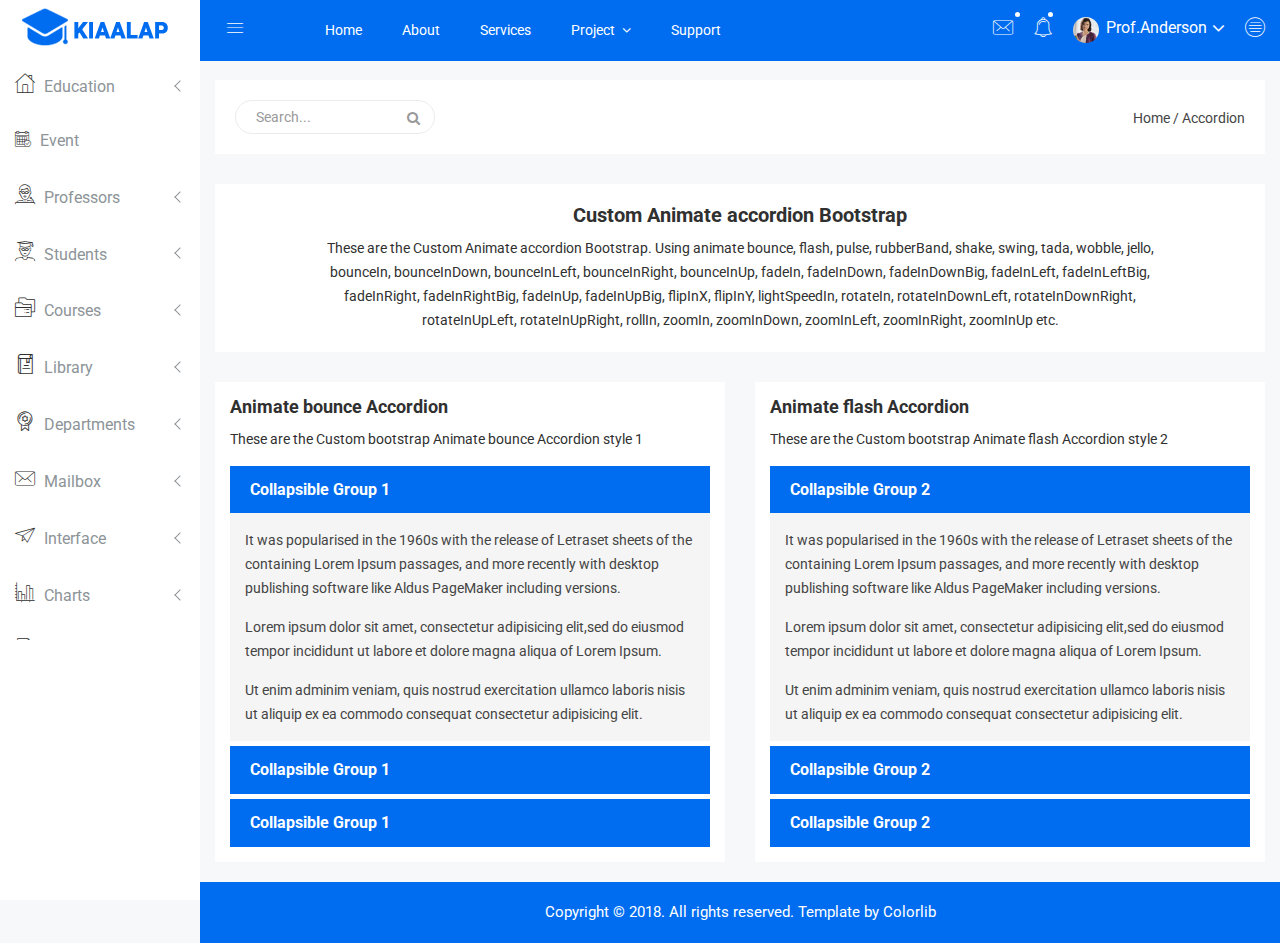
<file: accordion.html>
<!doctype html>
<html class="no-js" lang="en">

<head>
    <meta charset="utf-8">
    <meta http-equiv="x-ua-compatible" content="ie=edge">
    <title>Accordion | Kiaalap - Kiaalap Admin Template</title>
    <meta name="description" content="">
    <meta name="viewport" content="width=device-width, initial-scale=1">
    <!-- favicon
		============================================ -->
    <link rel="shortcut icon" type="image/x-icon" href="img/favicon.ico">
    <!-- Google Fonts
		============================================ -->
    <link href="https://fonts.googleapis.com/css?family=Roboto:100,300,400,700,900" rel="stylesheet">
    <!-- Bootstrap CSS
		============================================ -->
    <link rel="stylesheet" href="css/bootstrap.min.css">
    <!-- Bootstrap CSS
		============================================ -->
    <link rel="stylesheet" href="css/font-awesome.min.css">
    <!-- owl.carousel CSS
		============================================ -->
    <link rel="stylesheet" href="css/owl.carousel.css">
    <link rel="stylesheet" href="css/owl.theme.css">
    <link rel="stylesheet" href="css/owl.transitions.css">
    <!-- animate CSS
		============================================ -->
    <link rel="stylesheet" href="css/animate.css">
    <!-- normalize CSS
		============================================ -->
    <link rel="stylesheet" href="css/normalize.css">
    <!-- meanmenu icon CSS
		============================================ -->
    <link rel="stylesheet" href="css/meanmenu.min.css">
    <!-- main CSS
		============================================ -->
    <link rel="stylesheet" href="css/main.css">
    <!-- educate icon CSS
		============================================ -->
    <link rel="stylesheet" href="css/educate-custon-icon.css">
    <!-- morrisjs CSS
		============================================ -->
    <link rel="stylesheet" href="css/morrisjs/morris.css">
    <!-- mCustomScrollbar CSS
		============================================ -->
    <link rel="stylesheet" href="css/scrollbar/jquery.mCustomScrollbar.min.css">
    <!-- metisMenu CSS
		============================================ -->
    <link rel="stylesheet" href="css/metisMenu/metisMenu.min.css">
    <link rel="stylesheet" href="css/metisMenu/metisMenu-vertical.css">
    <!-- calendar CSS
		============================================ -->
    <link rel="stylesheet" href="css/calendar/fullcalendar.min.css">
    <link rel="stylesheet" href="css/calendar/fullcalendar.print.min.css">
    <!-- accordions CSS
         ============================================ -->
    <link rel="stylesheet" href="css/accordions.css">
    <!-- style CSS
		============================================ -->
    <link rel="stylesheet" href="style.css">
    <!-- responsive CSS
		============================================ -->
    <link rel="stylesheet" href="css/responsive.css">
    <!-- modernizr JS
		============================================ -->
    <script src="js/vendor/modernizr-2.8.3.min.js"></script>
</head>

<body>
    <!--[if lt IE 8]>
		<p class="browserupgrade">You are using an <strong>outdated</strong> browser. Please <a href="http://browsehappy.com/">upgrade your browser</a> to improve your experience.</p>
	<![endif]-->
    <!-- Start Left menu area -->
    <div class="left-sidebar-pro">
        <nav id="sidebar" class="">
            <div class="sidebar-header">
                <a href="index.html"><img class="main-logo" src="img/logo/logo.png" alt="" /></a>
                <strong><a href="index.html"><img src="img/logo/logosn.png" alt="" /></a></strong>
            </div>
            <div class="left-custom-menu-adp-wrap comment-scrollbar">
                <nav class="sidebar-nav left-sidebar-menu-pro">
                    <ul class="metismenu" id="menu1">
                        <li>
                            <a class="has-arrow" href="index.html">
								   <span class="educate-icon educate-home icon-wrap"></span>
								   <span class="mini-click-non">Education</span>
								</a>
                            <ul class="submenu-angle" aria-expanded="true">
                                <li><a title="Dashboard v.1" href="index.html"><span class="mini-sub-pro">Dashboard v.1</span></a></li>
                                <li><a title="Dashboard v.2" href="index-1.html"><span class="mini-sub-pro">Dashboard v.2</span></a></li>
                                <li><a title="Dashboard v.3" href="index-2.html"><span class="mini-sub-pro">Dashboard v.3</span></a></li>
                                <li><a title="Analytics" href="analytics.html"><span class="mini-sub-pro">Analytics</span></a></li>
                                <li><a title="Widgets" href="widgets.html"><span class="mini-sub-pro">Widgets</span></a></li>
                            </ul>
                        </li>
                        <li>
                            <a title="Landing Page" href="events.html" aria-expanded="false"><span class="educate-icon educate-event icon-wrap sub-icon-mg" aria-hidden="true"></span> <span class="mini-click-non">Event</span></a>
                        </li>
                        <li>
                            <a class="has-arrow" href="all-professors.html" aria-expanded="false"><span class="educate-icon educate-professor icon-wrap"></span> <span class="mini-click-non">Professors</span></a>
                            <ul class="submenu-angle" aria-expanded="false">
                                <li><a title="All Professors" href="all-professors.html"><span class="mini-sub-pro">All Professors</span></a></li>
                                <li><a title="Add Professor" href="add-professor.html"><span class="mini-sub-pro">Add Professor</span></a></li>
                                <li><a title="Edit Professor" href="edit-professor.html"><span class="mini-sub-pro">Edit Professor</span></a></li>
                                <li><a title="Professor Profile" href="professor-profile.html"><span class="mini-sub-pro">Professor Profile</span></a></li>
                            </ul>
                        </li>
                        <li>
                            <a class="has-arrow" href="all-students.html" aria-expanded="false"><span class="educate-icon educate-student icon-wrap"></span> <span class="mini-click-non">Students</span></a>
                            <ul class="submenu-angle" aria-expanded="false">
                                <li><a title="All Students" href="all-students.html"><span class="mini-sub-pro">All Students</span></a></li>
                                <li><a title="Add Students" href="add-student.html"><span class="mini-sub-pro">Add Student</span></a></li>
                                <li><a title="Edit Students" href="edit-student.html"><span class="mini-sub-pro">Edit Student</span></a></li>
                                <li><a title="Students Profile" href="student-profile.html"><span class="mini-sub-pro">Student Profile</span></a></li>
                            </ul>
                        </li>
                        <li>
                            <a class="has-arrow" href="all-courses.html" aria-expanded="false"><span class="educate-icon educate-course icon-wrap"></span> <span class="mini-click-non">Courses</span></a>
                            <ul class="submenu-angle" aria-expanded="false">
                                <li><a title="All Courses" href="all-courses.html"><span class="mini-sub-pro">All Courses</span></a></li>
                                <li><a title="Add Courses" href="add-course.html"><span class="mini-sub-pro">Add Course</span></a></li>
                                <li><a title="Edit Courses" href="edit-course.html"><span class="mini-sub-pro">Edit Course</span></a></li>
                                <li><a title="Courses Profile" href="course-info.html"><span class="mini-sub-pro">Courses Info</span></a></li>
                                <li><a title="course Payment" href="course-payment.html"><span class="mini-sub-pro">Courses Payment</span></a></li>
                            </ul>
                        </li>
                        <li>
                            <a class="has-arrow" href="all-courses.html" aria-expanded="false"><span class="educate-icon educate-library icon-wrap"></span> <span class="mini-click-non">Library</span></a>
                            <ul class="submenu-angle" aria-expanded="false">
                                <li><a title="All Library" href="library-assets.html"><span class="mini-sub-pro">Library Assets</span></a></li>
                                <li><a title="Add Library" href="add-library-assets.html"><span class="mini-sub-pro">Add Library Asset</span></a></li>
                                <li><a title="Edit Library" href="edit-library-assets.html"><span class="mini-sub-pro">Edit Library Asset</span></a></li>
                            </ul>
                        </li>
                        <li>
                            <a class="has-arrow" href="all-courses.html" aria-expanded="false"><span class="educate-icon educate-department icon-wrap"></span> <span class="mini-click-non">Departments</span></a>
                            <ul class="submenu-angle" aria-expanded="false">
                                <li><a title="Departments List" href="departments.html"><span class="mini-sub-pro">Departments List</span></a></li>
                                <li><a title="Add Departments" href="add-department.html"><span class="mini-sub-pro">Add Departments</span></a></li>
                                <li><a title="Edit Departments" href="edit-department.html"><span class="mini-sub-pro">Edit Departments</span></a></li>
                            </ul>
                        </li>
                        <li>
                            <a class="has-arrow" href="mailbox.html" aria-expanded="false"><span class="educate-icon educate-message icon-wrap"></span> <span class="mini-click-non">Mailbox</span></a>
                            <ul class="submenu-angle" aria-expanded="false">
                                <li><a title="Inbox" href="mailbox.html"><span class="mini-sub-pro">Inbox</span></a></li>
                                <li><a title="View Mail" href="mailbox-view.html"><span class="mini-sub-pro">View Mail</span></a></li>
                                <li><a title="Compose Mail" href="mailbox-compose.html"><span class="mini-sub-pro">Compose Mail</span></a></li>
                            </ul>
                        </li>
                        <li>
                            <a class="has-arrow" href="mailbox.html" aria-expanded="false"><span class="educate-icon educate-interface icon-wrap"></span> <span class="mini-click-non">Interface</span></a>
                            <ul class="submenu-angle interface-mini-nb-dp" aria-expanded="false">
                                <li><a title="Google Map" href="google-map.html"><span class="mini-sub-pro">Google Map</span></a></li>
                                <li><a title="Data Maps" href="data-maps.html"><span class="mini-sub-pro">Data Maps</span></a></li>
                                <li><a title="Pdf Viewer" href="pdf-viewer.html"><span class="mini-sub-pro">Pdf Viewer</span></a></li>
                                <li><a title="X-Editable" href="x-editable.html"><span class="mini-sub-pro">X-Editable</span></a></li>
                                <li><a title="Code Editor" href="code-editor.html"><span class="mini-sub-pro">Code Editor</span></a></li>
                                <li><a title="Tree View" href="tree-view.html"><span class="mini-sub-pro">Tree View</span></a></li>
                                <li><a title="Preloader" href="preloader.html"><span class="mini-sub-pro">Preloader</span></a></li>
                                <li><a title="Images Cropper" href="images-cropper.html"><span class="mini-sub-pro">Images Cropper</span></a></li>
                            </ul>
                        </li>
                        <li>
                            <a class="has-arrow" href="mailbox.html" aria-expanded="false"><span class="educate-icon educate-charts icon-wrap"></span> <span class="mini-click-non">Charts</span></a>
                            <ul class="submenu-angle chart-mini-nb-dp" aria-expanded="false">
                                <li><a title="Bar Charts" href="bar-charts.html"><span class="mini-sub-pro">Bar Charts</span></a></li>
                                <li><a title="Line Charts" href="line-charts.html"><span class="mini-sub-pro">Line Charts</span></a></li>
                                <li><a title="Area Charts" href="area-charts.html"><span class="mini-sub-pro">Area Charts</span></a></li>
                                <li><a title="Rounded Charts" href="rounded-chart.html"><span class="mini-sub-pro">Rounded Charts</span></a></li>
                                <li><a title="C3 Charts" href="c3.html"><span class="mini-sub-pro">C3 Charts</span></a></li>
                                <li><a title="Sparkline Charts" href="sparkline.html"><span class="mini-sub-pro">Sparkline Charts</span></a></li>
                                <li><a title="Peity Charts" href="peity.html"><span class="mini-sub-pro">Peity Charts</span></a></li>
                            </ul>
                        </li>
                        <li>
                            <a class="has-arrow" href="mailbox.html" aria-expanded="false"><span class="educate-icon educate-data-table icon-wrap"></span> <span class="mini-click-non">Data Tables</span></a>
                            <ul class="submenu-angle" aria-expanded="false">
                                <li><a title="Peity Charts" href="static-table.html"><span class="mini-sub-pro">Static Table</span></a></li>
                                <li><a title="Data Table" href="data-table.html"><span class="mini-sub-pro">Data Table</span></a></li>
                            </ul>
                        </li>
                        <li>
                            <a class="has-arrow" href="mailbox.html" aria-expanded="false"><span class="educate-icon educate-form icon-wrap"></span> <span class="mini-click-non">Forms Elements</span></a>
                            <ul class="submenu-angle form-mini-nb-dp" aria-expanded="false">
                                <li><a title="Basic Form Elements" href="basic-form-element.html"><span class="mini-sub-pro">Bc Form Elements</span></a></li>
                                <li><a title="Advance Form Elements" href="advance-form-element.html"><span class="mini-sub-pro">Ad Form Elements</span></a></li>
                                <li><a title="Password Meter" href="password-meter.html"><span class="mini-sub-pro">Password Meter</span></a></li>
                                <li><a title="Multi Upload" href="multi-upload.html"><span class="mini-sub-pro">Multi Upload</span></a></li>
                                <li><a title="Text Editor" href="tinymc.html"><span class="mini-sub-pro">Text Editor</span></a></li>
                                <li><a title="Dual List Box" href="dual-list-box.html"><span class="mini-sub-pro">Dual List Box</span></a></li>
                            </ul>
                        </li>
                        <li class="active">
                            <a class="has-arrow" href="mailbox.html" aria-expanded="false"><span class="educate-icon educate-apps icon-wrap"></span> <span class="mini-click-non">App views</span></a>
                            <ul class="submenu-angle app-mini-nb-dp" aria-expanded="false">
                                <li><a title="Notifications" href="notifications.html"><span class="mini-sub-pro">Notifications</span></a></li>
                                <li><a title="Alerts" href="alerts.html"><span class="mini-sub-pro">Alerts</span></a></li>
                                <li><a title="Modals" href="modals.html"><span class="mini-sub-pro">Modals</span></a></li>
                                <li><a title="Buttons" href="buttons.html"><span class="mini-sub-pro">Buttons</span></a></li>
                                <li><a title="Tabs" href="tabs.html"><span class="mini-sub-pro">Tabs</span></a></li>
                                <li><a title="Accordion" href="accordion.html"><span class="mini-sub-pro">Accordion</span></a></li>
                            </ul>
                        </li>
                        <li id="removable">
                            <a class="has-arrow" href="#" aria-expanded="false"><span class="educate-icon educate-pages icon-wrap"></span> <span class="mini-click-non">Pages</span></a>
                            <ul class="submenu-angle page-mini-nb-dp" aria-expanded="false">
                                <li><a title="Login" href="login.html"><span class="mini-sub-pro">Login</span></a></li>
                                <li><a title="Register" href="register.html"><span class="mini-sub-pro">Register</span></a></li>
                                <li><a title="Lock" href="lock.html"><span class="mini-sub-pro">Lock</span></a></li>
                                <li><a title="Password Recovery" href="password-recovery.html"><span class="mini-sub-pro">Password Recovery</span></a></li>
                                <li><a title="404 Page" href="404.html"><span class="mini-sub-pro">404 Page</span></a></li>
                                <li><a title="500 Page" href="500.html"><span class="mini-sub-pro">500 Page</span></a></li>
                            </ul>
                        </li>
                    </ul>
                </nav>
            </div>
        </nav>
    </div>
    <!-- End Left menu area -->
    <!-- Start Welcome area -->
    <div class="all-content-wrapper">
        <div class="container-fluid">
            <div class="row">
                <div class="col-lg-12 col-md-12 col-sm-12 col-xs-12">
                    <div class="logo-pro">
                        <a href="index.html"><img class="main-logo" src="img/logo/logo.png" alt="" /></a>
                    </div>
                </div>
            </div>
        </div>
        <div class="header-advance-area">
            <div class="header-top-area">
                <div class="container-fluid">
                    <div class="row">
                        <div class="col-lg-12 col-md-12 col-sm-12 col-xs-12">
                            <div class="header-top-wraper">
                                <div class="row">
                                    <div class="col-lg-1 col-md-0 col-sm-1 col-xs-12">
                                        <div class="menu-switcher-pro">
                                            <button type="button" id="sidebarCollapse" class="btn bar-button-pro header-drl-controller-btn btn-info navbar-btn">
													<i class="educate-icon educate-nav"></i>
												</button>
                                        </div>
                                    </div>
                                    <div class="col-lg-6 col-md-7 col-sm-6 col-xs-12">
                                        <div class="header-top-menu tabl-d-n">
                                            <ul class="nav navbar-nav mai-top-nav">
                                                <li class="nav-item"><a href="#" class="nav-link">Home</a>
                                                </li>
                                                <li class="nav-item"><a href="#" class="nav-link">About</a>
                                                </li>
                                                <li class="nav-item"><a href="#" class="nav-link">Services</a>
                                                </li>
                                                <li class="nav-item dropdown res-dis-nn">
                                                    <a href="#" data-toggle="dropdown" role="button" aria-expanded="false" class="nav-link dropdown-toggle">Project <span class="angle-down-topmenu"><i class="fa fa-angle-down"></i></span></a>
                                                    <div role="menu" class="dropdown-menu animated zoomIn">
                                                        <a href="#" class="dropdown-item">Documentation</a>
                                                        <a href="#" class="dropdown-item">Expert Backend</a>
                                                        <a href="#" class="dropdown-item">Expert FrontEnd</a>
                                                        <a href="#" class="dropdown-item">Contact Support</a>
                                                    </div>
                                                </li>
                                                <li class="nav-item"><a href="#" class="nav-link">Support</a>
                                                </li>
                                            </ul>
                                        </div>
                                    </div>
                                    <div class="col-lg-5 col-md-5 col-sm-12 col-xs-12">
                                        <div class="header-right-info">
                                            <ul class="nav navbar-nav mai-top-nav header-right-menu">
                                                <li class="nav-item dropdown">
                                                    <a href="#" data-toggle="dropdown" role="button" aria-expanded="false" class="nav-link dropdown-toggle"><i class="educate-icon educate-message edu-chat-pro" aria-hidden="true"></i><span class="indicator-ms"></span></a>
                                                    <div role="menu" class="author-message-top dropdown-menu animated zoomIn">
                                                        <div class="message-single-top">
                                                            <h1>Message</h1>
                                                        </div>
                                                        <ul class="message-menu">
                                                            <li>
                                                                <a href="#">
                                                                    <div class="message-img">
                                                                        <img src="img/contact/1.jpg" alt="">
                                                                    </div>
                                                                    <div class="message-content">
                                                                        <span class="message-date">16 Sept</span>
                                                                        <h2>Advanda Cro</h2>
                                                                        <p>Please done this project as soon possible.</p>
                                                                    </div>
                                                                </a>
                                                            </li>
                                                            <li>
                                                                <a href="#">
                                                                    <div class="message-img">
                                                                        <img src="img/contact/4.jpg" alt="">
                                                                    </div>
                                                                    <div class="message-content">
                                                                        <span class="message-date">16 Sept</span>
                                                                        <h2>Sulaiman din</h2>
                                                                        <p>Please done this project as soon possible.</p>
                                                                    </div>
                                                                </a>
                                                            </li>
                                                            <li>
                                                                <a href="#">
                                                                    <div class="message-img">
                                                                        <img src="img/contact/3.jpg" alt="">
                                                                    </div>
                                                                    <div class="message-content">
                                                                        <span class="message-date">16 Sept</span>
                                                                        <h2>Victor Jara</h2>
                                                                        <p>Please done this project as soon possible.</p>
                                                                    </div>
                                                                </a>
                                                            </li>
                                                            <li>
                                                                <a href="#">
                                                                    <div class="message-img">
                                                                        <img src="img/contact/2.jpg" alt="">
                                                                    </div>
                                                                    <div class="message-content">
                                                                        <span class="message-date">16 Sept</span>
                                                                        <h2>Victor Jara</h2>
                                                                        <p>Please done this project as soon possible.</p>
                                                                    </div>
                                                                </a>
                                                            </li>
                                                        </ul>
                                                        <div class="message-view">
                                                            <a href="#">View All Messages</a>
                                                        </div>
                                                    </div>
                                                </li>
                                                <li class="nav-item"><a href="#" data-toggle="dropdown" role="button" aria-expanded="false" class="nav-link dropdown-toggle"><i class="educate-icon educate-bell" aria-hidden="true"></i><span class="indicator-nt"></span></a>
                                                    <div role="menu" class="notification-author dropdown-menu animated zoomIn">
                                                        <div class="notification-single-top">
                                                            <h1>Notifications</h1>
                                                        </div>
                                                        <ul class="notification-menu">
                                                            <li>
                                                                <a href="#">
                                                                    <div class="notification-icon">
                                                                        <i class="educate-icon educate-checked edu-checked-pro admin-check-pro" aria-hidden="true"></i>
                                                                    </div>
                                                                    <div class="notification-content">
                                                                        <span class="notification-date">16 Sept</span>
                                                                        <h2>Advanda Cro</h2>
                                                                        <p>Please done this project as soon possible.</p>
                                                                    </div>
                                                                </a>
                                                            </li>
                                                            <li>
                                                                <a href="#">
                                                                    <div class="notification-icon">
                                                                        <i class="fa fa-cloud edu-cloud-computing-down" aria-hidden="true"></i>
                                                                    </div>
                                                                    <div class="notification-content">
                                                                        <span class="notification-date">16 Sept</span>
                                                                        <h2>Sulaiman din</h2>
                                                                        <p>Please done this project as soon possible.</p>
                                                                    </div>
                                                                </a>
                                                            </li>
                                                            <li>
                                                                <a href="#">
                                                                    <div class="notification-icon">
                                                                        <i class="fa fa-eraser edu-shield" aria-hidden="true"></i>
                                                                    </div>
                                                                    <div class="notification-content">
                                                                        <span class="notification-date">16 Sept</span>
                                                                        <h2>Victor Jara</h2>
                                                                        <p>Please done this project as soon possible.</p>
                                                                    </div>
                                                                </a>
                                                            </li>
                                                            <li>
                                                                <a href="#">
                                                                    <div class="notification-icon">
                                                                        <i class="fa fa-line-chart edu-analytics-arrow" aria-hidden="true"></i>
                                                                    </div>
                                                                    <div class="notification-content">
                                                                        <span class="notification-date">16 Sept</span>
                                                                        <h2>Victor Jara</h2>
                                                                        <p>Please done this project as soon possible.</p>
                                                                    </div>
                                                                </a>
                                                            </li>
                                                        </ul>
                                                        <div class="notification-view">
                                                            <a href="#">View All Notification</a>
                                                        </div>
                                                    </div>
                                                </li>
                                                <li class="nav-item">
                                                    <a href="#" data-toggle="dropdown" role="button" aria-expanded="false" class="nav-link dropdown-toggle">
															<img src="img/product/pro4.jpg" alt="" />
															<span class="admin-name">Prof.Anderson</span>
															<i class="fa fa-angle-down edu-icon edu-down-arrow"></i>
														</a>
                                                    <ul role="menu" class="dropdown-header-top author-log dropdown-menu animated zoomIn">
                                                        <li><a href="#"><span class="edu-icon edu-home-admin author-log-ic"></span>My Account</a>
                                                        </li>
                                                        <li><a href="#"><span class="edu-icon edu-user-rounded author-log-ic"></span>My Profile</a>
                                                        </li>
                                                        <li><a href="#"><span class="edu-icon edu-money author-log-ic"></span>User Billing</a>
                                                        </li>
                                                        <li><a href="#"><span class="edu-icon edu-settings author-log-ic"></span>Settings</a>
                                                        </li>
                                                        <li><a href="#"><span class="edu-icon edu-locked author-log-ic"></span>Log Out</a>
                                                        </li>
                                                    </ul>
                                                </li>
                                                <li class="nav-item nav-setting-open"><a href="#" data-toggle="dropdown" role="button" aria-expanded="false" class="nav-link dropdown-toggle"><i class="educate-icon educate-menu"></i></a>

                                                    <div role="menu" class="admintab-wrap menu-setting-wrap menu-setting-wrap-bg dropdown-menu animated zoomIn">
                                                        <ul class="nav nav-tabs custon-set-tab">
                                                            <li class="active"><a data-toggle="tab" href="#Notes">Notes</a>
                                                            </li>
                                                            <li><a data-toggle="tab" href="#Projects">Projects</a>
                                                            </li>
                                                            <li><a data-toggle="tab" href="#Settings">Settings</a>
                                                            </li>
                                                        </ul>

                                                        <div class="tab-content custom-bdr-nt">
                                                            <div id="Notes" class="tab-pane fade in active">
                                                                <div class="notes-area-wrap">
                                                                    <div class="note-heading-indicate">
                                                                        <h2><i class="fa fa-comments-o"></i> Latest Notes</h2>
                                                                        <p>You have 10 new message.</p>
                                                                    </div>
                                                                    <div class="notes-list-area notes-menu-scrollbar">
                                                                        <ul class="notes-menu-list">
                                                                            <li>
                                                                                <a href="#">
                                                                                    <div class="notes-list-flow">
                                                                                        <div class="notes-img">
                                                                                            <img src="img/contact/4.jpg" alt="" />
                                                                                        </div>
                                                                                        <div class="notes-content">
                                                                                            <p> The point of using Lorem Ipsum is that it has a more-or-less normal.</p>
                                                                                            <span>Yesterday 2:45 pm</span>
                                                                                        </div>
                                                                                    </div>
                                                                                </a>
                                                                            </li>
                                                                            <li>
                                                                                <a href="#">
                                                                                    <div class="notes-list-flow">
                                                                                        <div class="notes-img">
                                                                                            <img src="img/contact/1.jpg" alt="" />
                                                                                        </div>
                                                                                        <div class="notes-content">
                                                                                            <p> The point of using Lorem Ipsum is that it has a more-or-less normal.</p>
                                                                                            <span>Yesterday 2:45 pm</span>
                                                                                        </div>
                                                                                    </div>
                                                                                </a>
                                                                            </li>
                                                                            <li>
                                                                                <a href="#">
                                                                                    <div class="notes-list-flow">
                                                                                        <div class="notes-img">
                                                                                            <img src="img/contact/2.jpg" alt="" />
                                                                                        </div>
                                                                                        <div class="notes-content">
                                                                                            <p> The point of using Lorem Ipsum is that it has a more-or-less normal.</p>
                                                                                            <span>Yesterday 2:45 pm</span>
                                                                                        </div>
                                                                                    </div>
                                                                                </a>
                                                                            </li>
                                                                            <li>
                                                                                <a href="#">
                                                                                    <div class="notes-list-flow">
                                                                                        <div class="notes-img">
                                                                                            <img src="img/contact/3.jpg" alt="" />
                                                                                        </div>
                                                                                        <div class="notes-content">
                                                                                            <p> The point of using Lorem Ipsum is that it has a more-or-less normal.</p>
                                                                                            <span>Yesterday 2:45 pm</span>
                                                                                        </div>
                                                                                    </div>
                                                                                </a>
                                                                            </li>
                                                                            <li>
                                                                                <a href="#">
                                                                                    <div class="notes-list-flow">
                                                                                        <div class="notes-img">
                                                                                            <img src="img/contact/4.jpg" alt="" />
                                                                                        </div>
                                                                                        <div class="notes-content">
                                                                                            <p> The point of using Lorem Ipsum is that it has a more-or-less normal.</p>
                                                                                            <span>Yesterday 2:45 pm</span>
                                                                                        </div>
                                                                                    </div>
                                                                                </a>
                                                                            </li>
                                                                            <li>
                                                                                <a href="#">
                                                                                    <div class="notes-list-flow">
                                                                                        <div class="notes-img">
                                                                                            <img src="img/contact/1.jpg" alt="" />
                                                                                        </div>
                                                                                        <div class="notes-content">
                                                                                            <p> The point of using Lorem Ipsum is that it has a more-or-less normal.</p>
                                                                                            <span>Yesterday 2:45 pm</span>
                                                                                        </div>
                                                                                    </div>
                                                                                </a>
                                                                            </li>
                                                                            <li>
                                                                                <a href="#">
                                                                                    <div class="notes-list-flow">
                                                                                        <div class="notes-img">
                                                                                            <img src="img/contact/2.jpg" alt="" />
                                                                                        </div>
                                                                                        <div class="notes-content">
                                                                                            <p> The point of using Lorem Ipsum is that it has a more-or-less normal.</p>
                                                                                            <span>Yesterday 2:45 pm</span>
                                                                                        </div>
                                                                                    </div>
                                                                                </a>
                                                                            </li>
                                                                            <li>
                                                                                <a href="#">
                                                                                    <div class="notes-list-flow">
                                                                                        <div class="notes-img">
                                                                                            <img src="img/contact/1.jpg" alt="" />
                                                                                        </div>
                                                                                        <div class="notes-content">
                                                                                            <p> The point of using Lorem Ipsum is that it has a more-or-less normal.</p>
                                                                                            <span>Yesterday 2:45 pm</span>
                                                                                        </div>
                                                                                    </div>
                                                                                </a>
                                                                            </li>
                                                                            <li>
                                                                                <a href="#">
                                                                                    <div class="notes-list-flow">
                                                                                        <div class="notes-img">
                                                                                            <img src="img/contact/2.jpg" alt="" />
                                                                                        </div>
                                                                                        <div class="notes-content">
                                                                                            <p> The point of using Lorem Ipsum is that it has a more-or-less normal.</p>
                                                                                            <span>Yesterday 2:45 pm</span>
                                                                                        </div>
                                                                                    </div>
                                                                                </a>
                                                                            </li>
                                                                            <li>
                                                                                <a href="#">
                                                                                    <div class="notes-list-flow">
                                                                                        <div class="notes-img">
                                                                                            <img src="img/contact/3.jpg" alt="" />
                                                                                        </div>
                                                                                        <div class="notes-content">
                                                                                            <p> The point of using Lorem Ipsum is that it has a more-or-less normal.</p>
                                                                                            <span>Yesterday 2:45 pm</span>
                                                                                        </div>
                                                                                    </div>
                                                                                </a>
                                                                            </li>
                                                                        </ul>
                                                                    </div>
                                                                </div>
                                                            </div>
                                                            <div id="Projects" class="tab-pane fade">
                                                                <div class="projects-settings-wrap">
                                                                    <div class="note-heading-indicate">
                                                                        <h2><i class="fa fa-cube"></i> Latest projects</h2>
                                                                        <p> You have 20 projects. 5 not completed.</p>
                                                                    </div>
                                                                    <div class="project-st-list-area project-st-menu-scrollbar">
                                                                        <ul class="projects-st-menu-list">
                                                                            <li>
                                                                                <a href="#">
                                                                                    <div class="project-list-flow">
                                                                                        <div class="projects-st-heading">
                                                                                            <h2>Web Development</h2>
                                                                                            <p> The point of using Lorem Ipsum is that it has a more or less normal.</p>
                                                                                            <span class="project-st-time">1 hours ago</span>
                                                                                        </div>
                                                                                        <div class="projects-st-content">
                                                                                            <p>Completion with: 28%</p>
                                                                                            <div class="progress progress-mini">
                                                                                                <div style="width: 28%;" class="progress-bar progress-bar-danger hd-tp-1"></div>
                                                                                            </div>
                                                                                            <p>Project end: 4:00 pm - 12.06.2014</p>
                                                                                        </div>
                                                                                    </div>
                                                                                </a>
                                                                            </li>
                                                                            <li>
                                                                                <a href="#">
                                                                                    <div class="project-list-flow">
                                                                                        <div class="projects-st-heading">
                                                                                            <h2>Software Development</h2>
                                                                                            <p> The point of using Lorem Ipsum is that it has a more or less normal.</p>
                                                                                            <span class="project-st-time">2 hours ago</span>
                                                                                        </div>
                                                                                        <div class="projects-st-content project-rating-cl">
                                                                                            <p>Completion with: 68%</p>
                                                                                            <div class="progress progress-mini">
                                                                                                <div style="width: 68%;" class="progress-bar hd-tp-2"></div>
                                                                                            </div>
                                                                                            <p>Project end: 4:00 pm - 12.06.2014</p>
                                                                                        </div>
                                                                                    </div>
                                                                                </a>
                                                                            </li>
                                                                            <li>
                                                                                <a href="#">
                                                                                    <div class="project-list-flow">
                                                                                        <div class="projects-st-heading">
                                                                                            <h2>Graphic Design</h2>
                                                                                            <p> The point of using Lorem Ipsum is that it has a more or less normal.</p>
                                                                                            <span class="project-st-time">3 hours ago</span>
                                                                                        </div>
                                                                                        <div class="projects-st-content">
                                                                                            <p>Completion with: 78%</p>
                                                                                            <div class="progress progress-mini">
                                                                                                <div style="width: 78%;" class="progress-bar hd-tp-3"></div>
                                                                                            </div>
                                                                                            <p>Project end: 4:00 pm - 12.06.2014</p>
                                                                                        </div>
                                                                                    </div>
                                                                                </a>
                                                                            </li>
                                                                            <li>
                                                                                <a href="#">
                                                                                    <div class="project-list-flow">
                                                                                        <div class="projects-st-heading">
                                                                                            <h2>Web Design</h2>
                                                                                            <p> The point of using Lorem Ipsum is that it has a more or less normal.</p>
                                                                                            <span class="project-st-time">4 hours ago</span>
                                                                                        </div>
                                                                                        <div class="projects-st-content project-rating-cl2">
                                                                                            <p>Completion with: 38%</p>
                                                                                            <div class="progress progress-mini">
                                                                                                <div style="width: 38%;" class="progress-bar progress-bar-danger hd-tp-4"></div>
                                                                                            </div>
                                                                                            <p>Project end: 4:00 pm - 12.06.2014</p>
                                                                                        </div>
                                                                                    </div>
                                                                                </a>
                                                                            </li>
                                                                            <li>
                                                                                <a href="#">
                                                                                    <div class="project-list-flow">
                                                                                        <div class="projects-st-heading">
                                                                                            <h2>Business Card</h2>
                                                                                            <p> The point of using Lorem Ipsum is that it has a more or less normal.</p>
                                                                                            <span class="project-st-time">5 hours ago</span>
                                                                                        </div>
                                                                                        <div class="projects-st-content">
                                                                                            <p>Completion with: 28%</p>
                                                                                            <div class="progress progress-mini">
                                                                                                <div style="width: 28%;" class="progress-bar progress-bar-danger hd-tp-5"></div>
                                                                                            </div>
                                                                                            <p>Project end: 4:00 pm - 12.06.2014</p>
                                                                                        </div>
                                                                                    </div>
                                                                                </a>
                                                                            </li>
                                                                            <li>
                                                                                <a href="#">
                                                                                    <div class="project-list-flow">
                                                                                        <div class="projects-st-heading">
                                                                                            <h2>Ecommerce Business</h2>
                                                                                            <p> The point of using Lorem Ipsum is that it has a more or less normal.</p>
                                                                                            <span class="project-st-time">6 hours ago</span>
                                                                                        </div>
                                                                                        <div class="projects-st-content project-rating-cl">
                                                                                            <p>Completion with: 68%</p>
                                                                                            <div class="progress progress-mini">
                                                                                                <div style="width: 68%;" class="progress-bar hd-tp-6"></div>
                                                                                            </div>
                                                                                            <p>Project end: 4:00 pm - 12.06.2014</p>
                                                                                        </div>
                                                                                    </div>
                                                                                </a>
                                                                            </li>
                                                                            <li>
                                                                                <a href="#">
                                                                                    <div class="project-list-flow">
                                                                                        <div class="projects-st-heading">
                                                                                            <h2>Woocommerce Plugin</h2>
                                                                                            <p> The point of using Lorem Ipsum is that it has a more or less normal.</p>
                                                                                            <span class="project-st-time">7 hours ago</span>
                                                                                        </div>
                                                                                        <div class="projects-st-content">
                                                                                            <p>Completion with: 78%</p>
                                                                                            <div class="progress progress-mini">
                                                                                                <div style="width: 78%;" class="progress-bar"></div>
                                                                                            </div>
                                                                                            <p>Project end: 4:00 pm - 12.06.2014</p>
                                                                                        </div>
                                                                                    </div>
                                                                                </a>
                                                                            </li>
                                                                            <li>
                                                                                <a href="#">
                                                                                    <div class="project-list-flow">
                                                                                        <div class="projects-st-heading">
                                                                                            <h2>Wordpress Theme</h2>
                                                                                            <p> The point of using Lorem Ipsum is that it has a more or less normal.</p>
                                                                                            <span class="project-st-time">9 hours ago</span>
                                                                                        </div>
                                                                                        <div class="projects-st-content project-rating-cl2">
                                                                                            <p>Completion with: 38%</p>
                                                                                            <div class="progress progress-mini">
                                                                                                <div style="width: 38%;" class="progress-bar progress-bar-danger"></div>
                                                                                            </div>
                                                                                            <p>Project end: 4:00 pm - 12.06.2014</p>
                                                                                        </div>
                                                                                    </div>
                                                                                </a>
                                                                            </li>
                                                                        </ul>
                                                                    </div>
                                                                </div>
                                                            </div>
                                                            <div id="Settings" class="tab-pane fade">
                                                                <div class="setting-panel-area">
                                                                    <div class="note-heading-indicate">
                                                                        <h2><i class="fa fa-gears"></i> Settings Panel</h2>
                                                                        <p> You have 20 Settings. 5 not completed.</p>
                                                                    </div>
                                                                    <ul class="setting-panel-list">
                                                                        <li>
                                                                            <div class="checkbox-setting-pro">
                                                                                <div class="checkbox-title-pro">
                                                                                    <h2>Show notifications</h2>
                                                                                    <div class="ts-custom-check">
                                                                                        <div class="onoffswitch">
                                                                                            <input type="checkbox" name="collapsemenu" class="onoffswitch-checkbox" id="example">
                                                                                            <label class="onoffswitch-label" for="example">
																									<span class="onoffswitch-inner"></span>
																									<span class="onoffswitch-switch"></span>
																								</label>
                                                                                        </div>
                                                                                    </div>
                                                                                </div>
                                                                            </div>
                                                                        </li>
                                                                        <li>
                                                                            <div class="checkbox-setting-pro">
                                                                                <div class="checkbox-title-pro">
                                                                                    <h2>Disable Chat</h2>
                                                                                    <div class="ts-custom-check">
                                                                                        <div class="onoffswitch">
                                                                                            <input type="checkbox" name="collapsemenu" class="onoffswitch-checkbox" id="example3">
                                                                                            <label class="onoffswitch-label" for="example3">
																									<span class="onoffswitch-inner"></span>
																									<span class="onoffswitch-switch"></span>
																								</label>
                                                                                        </div>
                                                                                    </div>
                                                                                </div>
                                                                            </div>
                                                                        </li>
                                                                        <li>
                                                                            <div class="checkbox-setting-pro">
                                                                                <div class="checkbox-title-pro">
                                                                                    <h2>Enable history</h2>
                                                                                    <div class="ts-custom-check">
                                                                                        <div class="onoffswitch">
                                                                                            <input type="checkbox" name="collapsemenu" class="onoffswitch-checkbox" id="example4">
                                                                                            <label class="onoffswitch-label" for="example4">
																									<span class="onoffswitch-inner"></span>
																									<span class="onoffswitch-switch"></span>
																								</label>
                                                                                        </div>
                                                                                    </div>
                                                                                </div>
                                                                            </div>
                                                                        </li>
                                                                        <li>
                                                                            <div class="checkbox-setting-pro">
                                                                                <div class="checkbox-title-pro">
                                                                                    <h2>Show charts</h2>
                                                                                    <div class="ts-custom-check">
                                                                                        <div class="onoffswitch">
                                                                                            <input type="checkbox" name="collapsemenu" class="onoffswitch-checkbox" id="example7">
                                                                                            <label class="onoffswitch-label" for="example7">
																									<span class="onoffswitch-inner"></span>
																									<span class="onoffswitch-switch"></span>
																								</label>
                                                                                        </div>
                                                                                    </div>
                                                                                </div>
                                                                            </div>
                                                                        </li>
                                                                        <li>
                                                                            <div class="checkbox-setting-pro">
                                                                                <div class="checkbox-title-pro">
                                                                                    <h2>Update everyday</h2>
                                                                                    <div class="ts-custom-check">
                                                                                        <div class="onoffswitch">
                                                                                            <input type="checkbox" name="collapsemenu" checked="" class="onoffswitch-checkbox" id="example2">
                                                                                            <label class="onoffswitch-label" for="example2">
																									<span class="onoffswitch-inner"></span>
																									<span class="onoffswitch-switch"></span>
																								</label>
                                                                                        </div>
                                                                                    </div>
                                                                                </div>
                                                                            </div>
                                                                        </li>
                                                                        <li>
                                                                            <div class="checkbox-setting-pro">
                                                                                <div class="checkbox-title-pro">
                                                                                    <h2>Global search</h2>
                                                                                    <div class="ts-custom-check">
                                                                                        <div class="onoffswitch">
                                                                                            <input type="checkbox" name="collapsemenu" checked="" class="onoffswitch-checkbox" id="example6">
                                                                                            <label class="onoffswitch-label" for="example6">
																									<span class="onoffswitch-inner"></span>
																									<span class="onoffswitch-switch"></span>
																								</label>
                                                                                        </div>
                                                                                    </div>
                                                                                </div>
                                                                            </div>
                                                                        </li>
                                                                        <li>
                                                                            <div class="checkbox-setting-pro">
                                                                                <div class="checkbox-title-pro">
                                                                                    <h2>Offline users</h2>
                                                                                    <div class="ts-custom-check">
                                                                                        <div class="onoffswitch">
                                                                                            <input type="checkbox" name="collapsemenu" checked="" class="onoffswitch-checkbox" id="example5">
                                                                                            <label class="onoffswitch-label" for="example5">
																									<span class="onoffswitch-inner"></span>
																									<span class="onoffswitch-switch"></span>
																								</label>
                                                                                        </div>
                                                                                    </div>
                                                                                </div>
                                                                            </div>
                                                                        </li>
                                                                    </ul>

                                                                </div>
                                                            </div>
                                                        </div>
                                                    </div>
                                                </li>
                                            </ul>
                                        </div>
                                    </div>
                                </div>
                            </div>
                        </div>
                    </div>
                </div>
            </div>
            <!-- Mobile Menu start -->
            <div class="mobile-menu-area">
                <div class="container">
                    <div class="row">
                        <div class="col-lg-12 col-md-12 col-sm-12 col-xs-12">
                            <div class="mobile-menu">
                                <nav id="dropdown">
                                    <ul class="mobile-menu-nav">
                                        <li><a data-toggle="collapse" data-target="#Charts" href="#">Home <span class="admin-project-icon edu-icon edu-down-arrow"></span></a>
                                            <ul class="collapse dropdown-header-top">
                                                <li><a href="index.html">Dashboard v.1</a></li>
                                                <li><a href="index-1.html">Dashboard v.2</a></li>
                                                <li><a href="index-3.html">Dashboard v.3</a></li>
                                                <li><a href="analytics.html">Analytics</a></li>
                                                <li><a href="widgets.html">Widgets</a></li>
                                            </ul>
                                        </li>
                                        <li><a href="events.html">Event</a></li>
                                        <li><a data-toggle="collapse" data-target="#demoevent" href="#">Professors <span class="admin-project-icon edu-icon edu-down-arrow"></span></a>
                                            <ul id="demoevent" class="collapse dropdown-header-top">
                                                <li><a href="all-professors.html">All Professors</a>
                                                </li>
                                                <li><a href="add-professor.html">Add Professor</a>
                                                </li>
                                                <li><a href="edit-professor.html">Edit Professor</a>
                                                </li>
                                                <li><a href="professor-profile.html">Professor Profile</a>
                                                </li>
                                            </ul>
                                        </li>
                                        <li><a data-toggle="collapse" data-target="#demopro" href="#">Students <span class="admin-project-icon edu-icon edu-down-arrow"></span></a>
                                            <ul id="demopro" class="collapse dropdown-header-top">
                                                <li><a href="all-students.html">All Students</a>
                                                </li>
                                                <li><a href="add-student.html">Add Student</a>
                                                </li>
                                                <li><a href="edit-student.html">Edit Student</a>
                                                </li>
                                                <li><a href="student-profile.html">Student Profile</a>
                                                </li>
                                            </ul>
                                        </li>
                                        <li><a data-toggle="collapse" data-target="#democrou" href="#">Courses <span class="admin-project-icon edu-icon edu-down-arrow"></span></a>
                                            <ul id="democrou" class="collapse dropdown-header-top">
                                                <li><a href="all-courses.html">All Courses</a>
                                                </li>
                                                <li><a href="add-course.html">Add Course</a>
                                                </li>
                                                <li><a href="edit-course.html">Edit Course</a>
                                                </li>
                                                <li><a href="course-profile.html">Courses Info</a>
                                                </li>
                                                <li><a href="course-payment.html">Courses Payment</a>
                                                </li>
                                            </ul>
                                        </li>
                                        <li><a data-toggle="collapse" data-target="#demolibra" href="#">Library <span class="admin-project-icon edu-icon edu-down-arrow"></span></a>
                                            <ul id="demolibra" class="collapse dropdown-header-top">
                                                <li><a href="library-assets.html">Library Assets</a>
                                                </li>
                                                <li><a href="add-library-assets.html">Add Library Asset</a>
                                                </li>
                                                <li><a href="edit-library-assets.html">Edit Library Asset</a>
                                                </li>
                                            </ul>
                                        </li>
                                        <li><a data-toggle="collapse" data-target="#demodepart" href="#">Departments <span class="admin-project-icon edu-icon edu-down-arrow"></span></a>
                                            <ul id="demodepart" class="collapse dropdown-header-top">
                                                <li><a href="departments.html">Departments List</a>
                                                </li>
                                                <li><a href="add-department.html">Add Departments</a>
                                                </li>
                                                <li><a href="edit-department.html">Edit Departments</a>
                                                </li>
                                            </ul>
                                        </li>
                                        <li><a data-toggle="collapse" data-target="#demomi" href="#">Mailbox <span class="admin-project-icon edu-icon edu-down-arrow"></span></a>
                                            <ul id="demomi" class="collapse dropdown-header-top">
                                                <li><a href="mailbox.html">Inbox</a>
                                                </li>
                                                <li><a href="mailbox-view.html">View Mail</a>
                                                </li>
                                                <li><a href="mailbox-compose.html">Compose Mail</a>
                                                </li>
                                            </ul>
                                        </li>
                                        <li><a data-toggle="collapse" data-target="#Miscellaneousmob" href="#">Interface <span class="admin-project-icon edu-icon edu-down-arrow"></span></a>
                                            <ul id="Miscellaneousmob" class="collapse dropdown-header-top">
                                                <li><a href="google-map.html">Google Map</a>
                                                </li>
                                                <li><a href="data-maps.html">Data Maps</a>
                                                </li>
                                                <li><a href="pdf-viewer.html">Pdf Viewer</a>
                                                </li>
                                                <li><a href="x-editable.html">X-Editable</a>
                                                </li>
                                                <li><a href="code-editor.html">Code Editor</a>
                                                </li>
                                                <li><a href="tree-view.html">Tree View</a>
                                                </li>
                                                <li><a href="preloader.html">Preloader</a>
                                                </li>
                                                <li><a href="images-cropper.html">Images Cropper</a>
                                                </li>
                                            </ul>
                                        </li>
                                        <li><a data-toggle="collapse" data-target="#Chartsmob" href="#">Charts <span class="admin-project-icon edu-icon edu-down-arrow"></span></a>
                                            <ul id="Chartsmob" class="collapse dropdown-header-top">
                                                <li><a href="bar-charts.html">Bar Charts</a>
                                                </li>
                                                <li><a href="line-charts.html">Line Charts</a>
                                                </li>
                                                <li><a href="area-charts.html">Area Charts</a>
                                                </li>
                                                <li><a href="rounded-chart.html">Rounded Charts</a>
                                                </li>
                                                <li><a href="c3.html">C3 Charts</a>
                                                </li>
                                                <li><a href="sparkline.html">Sparkline Charts</a>
                                                </li>
                                                <li><a href="peity.html">Peity Charts</a>
                                                </li>
                                            </ul>
                                        </li>
                                        <li><a data-toggle="collapse" data-target="#Tablesmob" href="#">Tables <span class="admin-project-icon edu-icon edu-down-arrow"></span></a>
                                            <ul id="Tablesmob" class="collapse dropdown-header-top">
                                                <li><a href="static-table.html">Static Table</a>
                                                </li>
                                                <li><a href="data-table.html">Data Table</a>
                                                </li>
                                            </ul>
                                        </li>
                                        <li><a data-toggle="collapse" data-target="#formsmob" href="#">Forms <span class="admin-project-icon edu-icon edu-down-arrow"></span></a>
                                            <ul id="formsmob" class="collapse dropdown-header-top">
                                                <li><a href="basic-form-element.html">Basic Form Elements</a>
                                                </li>
                                                <li><a href="advance-form-element.html">Advanced Form Elements</a>
                                                </li>
                                                <li><a href="password-meter.html">Password Meter</a>
                                                </li>
                                                <li><a href="multi-upload.html">Multi Upload</a>
                                                </li>
                                                <li><a href="tinymc.html">Text Editor</a>
                                                </li>
                                                <li><a href="dual-list-box.html">Dual List Box</a>
                                                </li>
                                            </ul>
                                        </li>
                                        <li><a data-toggle="collapse" data-target="#Appviewsmob" href="#">App views <span class="admin-project-icon edu-icon edu-down-arrow"></span></a>
                                            <ul id="Appviewsmob" class="collapse dropdown-header-top">
                                                <li><a href="basic-form-element.html">Basic Form Elements</a>
                                                </li>
                                                <li><a href="advance-form-element.html">Advanced Form Elements</a>
                                                </li>
                                                <li><a href="password-meter.html">Password Meter</a>
                                                </li>
                                                <li><a href="multi-upload.html">Multi Upload</a>
                                                </li>
                                                <li><a href="tinymc.html">Text Editor</a>
                                                </li>
                                                <li><a href="dual-list-box.html">Dual List Box</a>
                                                </li>
                                            </ul>
                                        </li>
                                        <li><a data-toggle="collapse" data-target="#Pagemob" href="#">Pages <span class="admin-project-icon edu-icon edu-down-arrow"></span></a>
                                            <ul id="Pagemob" class="collapse dropdown-header-top">
                                                <li><a href="login.html">Login</a>
                                                </li>
                                                <li><a href="register.html">Register</a>
                                                </li>
                                                <li><a href="lock.html">Lock</a>
                                                </li>
                                                <li><a href="password-recovery.html">Password Recovery</a>
                                                </li>
                                                <li><a href="404.html">404 Page</a></li>
                                                <li><a href="500.html">500 Page</a></li>
                                            </ul>
                                        </li>
                                    </ul>
                                </nav>
                            </div>
                        </div>
                    </div>
                </div>
            </div>
            <!-- Mobile Menu end -->
            <div class="breadcome-area">
                <div class="container-fluid">
                    <div class="row">
                        <div class="col-lg-12 col-md-12 col-sm-12 col-xs-12">
                            <div class="breadcome-list single-page-breadcome">
                                <div class="row">
                                    <div class="col-lg-6 col-md-6 col-sm-6 col-xs-12">
                                        <div class="breadcome-heading">
                                            <form role="search" class="sr-input-func">
                                                <input type="text" placeholder="Search..." class="search-int form-control">
                                                <a href="#"><i class="fa fa-search"></i></a>
                                            </form>
                                        </div>
                                    </div>
                                    <div class="col-lg-6 col-md-6 col-sm-6 col-xs-12">
                                        <ul class="breadcome-menu">
                                            <li><a href="#">Home</a> <span class="bread-slash">/</span>
                                            </li>
                                            <li><span class="bread-blod">Accordion</span>
                                            </li>
                                        </ul>
                                    </div>
                                </div>
                            </div>
                        </div>
                    </div>
                </div>
            </div>
        </div>
        <!-- accordion start-->
        <div class="edu-accordion-area mg-b-15">
            <div class="container-fluid">
                <div class="row">
                    <div class="col-lg-12 col-md-12 col-sm-12 col-xs-12">
                        <div class="tab-content-details mg-b-30">
                            <h2>Custom Animate accordion Bootstrap</h2>
                            <p>These are the Custom Animate accordion Bootstrap. Using animate bounce, flash, pulse, rubberBand, shake, swing, tada, wobble, jello, bounceIn, bounceInDown, bounceInLeft, bounceInRight, bounceInUp, fadeIn, fadeInDown, fadeInDownBig,
                                fadeInLeft, fadeInLeftBig, fadeInRight, fadeInRightBig, fadeInUp, fadeInUpBig, flipInX, flipInY, lightSpeedIn, rotateIn, rotateInDownLeft, rotateInDownRight, rotateInUpLeft, rotateInUpRight, rollIn, zoomIn, zoomInDown,
                                zoomInLeft, zoomInRight, zoomInUp etc.</p>
                        </div>
                    </div>
                </div>
                <div class="row">
                    <div class="col-lg-6 col-md-6 col-sm-6 col-xs-12">
                        <div class="admin-pro-accordion-wrap shadow-inner responsive-mg-b-30">
                            <div class="alert-title">
                                <h2>Animate bounce Accordion</h2>
                                <p>These are the Custom bootstrap Animate bounce Accordion style 1</p>
                            </div>
                            <div class="panel-group edu-custon-design" id="accordion">
                                <div class="panel panel-default">
                                    <div class="panel-heading accordion-head">
                                        <h4 class="panel-title">
                                            <a data-toggle="collapse" data-parent="#accordion" href="#collapse1">
									 Collapsible Group 1</a>
                                        </h4>
                                    </div>
                                    <div id="collapse1" class="panel-collapse panel-ic collapse in">
                                        <div class="panel-body admin-panel-content animated bounce">
                                            <p>It was popularised in the 1960s with the release of Letraset sheets of the containing Lorem Ipsum passages, and more recently with desktop publishing software like Aldus PageMaker including versions.</p>
                                            <p> Lorem ipsum dolor sit amet, consectetur adipisicing elit,sed do eiusmod tempor incididunt ut labore et dolore magna aliqua of Lorem Ipsum.</p>
                                            <p> Ut enim adminim veniam, quis nostrud exercitation ullamco laboris nisis ut aliquip ex ea commodo consequat consectetur adipisicing elit.</p>
                                        </div>
                                    </div>
                                </div>
                                <div class="panel panel-default">
                                    <div class="panel-heading accordion-head">
                                        <h4 class="panel-title">
                                            <a data-toggle="collapse" data-parent="#accordion" href="#collapse2">
									 Collapsible Group 1</a>
                                        </h4>
                                    </div>
                                    <div id="collapse2" class="panel-collapse panel-ic collapse">
                                        <div class="panel-body admin-panel-content animated bounce">
                                            <p>It was popularised in the 1960s with the release of Letraset sheets of the containing Lorem Ipsum passages, and more recently with desktop publishing software like Aldus PageMaker including versions.</p>
                                            <p> Lorem ipsum dolor sit amet, consectetur adipisicing elit,sed do eiusmod tempor incididunt ut labore et dolore magna aliqua of Lorem Ipsum.</p>
                                            <p> Ut enim adminim veniam, quis nostrud exercitation ullamco laboris nisis ut aliquip ex ea commodo consequat consectetur adipisicing elit.</p>
                                        </div>
                                    </div>
                                </div>
                                <div class="panel panel-default">
                                    <div class="panel-heading accordion-head">
                                        <h4 class="panel-title">
                                            <a data-toggle="collapse" data-parent="#accordion" href="#collapse3">
									 Collapsible Group 1</a>
                                        </h4>
                                    </div>
                                    <div id="collapse3" class="panel-collapse panel-ic collapse">
                                        <div class="panel-body admin-panel-content animated bounce">
                                            <p>It was popularised in the 1960s with the release of Letraset sheets of the containing Lorem Ipsum passages, and more recently with desktop publishing software like Aldus PageMaker including versions.</p>
                                            <p> Lorem ipsum dolor sit amet, consectetur adipisicing elit,sed do eiusmod tempor incididunt ut labore et dolore magna aliqua of Lorem Ipsum.</p>
                                            <p> Ut enim adminim veniam, quis nostrud exercitation ullamco laboris nisis ut aliquip ex ea commodo consequat consectetur adipisicing elit.</p>
                                        </div>
                                    </div>
                                </div>
                            </div>
                        </div>
                    </div>
                    <div class="col-lg-6 col-md-6 col-sm-6 col-xs-12">
                        <div class="admin-pro-accordion-wrap shadow-inner">
                            <div class="alert-title">
                                <h2>Animate flash Accordion</h2>
                                <p>These are the Custom bootstrap Animate flash Accordion style 2</p>
                            </div>
                            <div class="panel-group edu-custon-design" id="accordion2">
                                <div class="panel panel-default">
                                    <div class="panel-heading accordion-head">
                                        <h4 class="panel-title">
                                            <a data-toggle="collapse" data-parent="#accordion2" href="#collapse4">
									 Collapsible Group 2</a>
                                        </h4>
                                    </div>
                                    <div id="collapse4" class="panel-collapse panel-ic collapse in">
                                        <div class="panel-body admin-panel-content animated flash">
                                            <p>It was popularised in the 1960s with the release of Letraset sheets of the containing Lorem Ipsum passages, and more recently with desktop publishing software like Aldus PageMaker including versions.</p>
                                            <p> Lorem ipsum dolor sit amet, consectetur adipisicing elit,sed do eiusmod tempor incididunt ut labore et dolore magna aliqua of Lorem Ipsum.</p>
                                            <p> Ut enim adminim veniam, quis nostrud exercitation ullamco laboris nisis ut aliquip ex ea commodo consequat consectetur adipisicing elit.</p>
                                        </div>
                                    </div>
                                </div>
                                <div class="panel panel-default">
                                    <div class="panel-heading accordion-head">
                                        <h4 class="panel-title">
                                            <a data-toggle="collapse" data-parent="#accordion2" href="#collapse5">
									 Collapsible Group 2</a>
                                        </h4>
                                    </div>
                                    <div id="collapse5" class="panel-collapse panel-ic collapse">
                                        <div class="panel-body admin-panel-content animated flash">
                                            <p>It was popularised in the 1960s with the release of Letraset sheets of the containing Lorem Ipsum passages, and more recently with desktop publishing software like Aldus PageMaker including versions.</p>
                                            <p> Lorem ipsum dolor sit amet, consectetur adipisicing elit,sed do eiusmod tempor incididunt ut labore et dolore magna aliqua of Lorem Ipsum.</p>
                                            <p> Ut enim adminim veniam, quis nostrud exercitation ullamco laboris nisis ut aliquip ex ea commodo consequat consectetur adipisicing elit.</p>
                                        </div>
                                    </div>
                                </div>
                                <div class="panel panel-default">
                                    <div class="panel-heading accordion-head">
                                        <h4 class="panel-title">
                                            <a data-toggle="collapse" data-parent="#accordion2" href="#collapse6">
									 Collapsible Group 2</a>
                                        </h4>
                                    </div>
                                    <div id="collapse6" class="panel-collapse panel-ic collapse">
                                        <div class="panel-body admin-panel-content animated flash">
                                            <p>It was popularised in the 1960s with the release of Letraset sheets of the containing Lorem Ipsum passages, and more recently with desktop publishing software like Aldus PageMaker including versions.</p>
                                            <p> Lorem ipsum dolor sit amet, consectetur adipisicing elit,sed do eiusmod tempor incididunt ut labore et dolore magna aliqua of Lorem Ipsum.</p>
                                            <p> Ut enim adminim veniam, quis nostrud exercitation ullamco laboris nisis ut aliquip ex ea commodo consequat consectetur adipisicing elit.</p>
                                        </div>
                                    </div>
                                </div>
                            </div>
                        </div>
                    </div>
                </div>
            </div>
        </div>
        <!-- accordion End-->
        <div class="footer-copyright-area">
            <div class="container-fluid">
                <div class="row">
                    <div class="col-lg-12 col-md-12 col-sm-12 col-xs-12">
                        <div class="footer-copy-right">
                            <p>Copyright © 2018. All rights reserved. Template by <a href="https://colorlib.com/wp/templates/">Colorlib</a></p>
                        </div>
                    </div>
                </div>
            </div>
        </div>
    </div>

    <!-- jquery
		============================================ -->
    <script src="js/vendor/jquery-1.12.4.min.js"></script>
    <!-- bootstrap JS
		============================================ -->
    <script src="js/bootstrap.min.js"></script>
    <!-- wow JS
		============================================ -->
    <script src="js/wow.min.js"></script>
    <!-- price-slider JS
		============================================ -->
    <script src="js/jquery-price-slider.js"></script>
    <!-- meanmenu JS
		============================================ -->
    <script src="js/jquery.meanmenu.js"></script>
    <!-- owl.carousel JS
		============================================ -->
    <script src="js/owl.carousel.min.js"></script>
    <!-- sticky JS
		============================================ -->
    <script src="js/jquery.sticky.js"></script>
    <!-- scrollUp JS
		============================================ -->
    <script src="js/jquery.scrollUp.min.js"></script>
    <!-- mCustomScrollbar JS
		============================================ -->
    <script src="js/scrollbar/jquery.mCustomScrollbar.concat.min.js"></script>
    <script src="js/scrollbar/mCustomScrollbar-active.js"></script>
    <!-- metisMenu JS
		============================================ -->
    <script src="js/metisMenu/metisMenu.min.js"></script>
    <script src="js/metisMenu/metisMenu-active.js"></script>
    <!-- tab JS
		============================================ -->
    <script src="js/tab.js"></script>
    <!-- plugins JS
		============================================ -->
    <script src="js/plugins.js"></script>
    <!-- main JS
		============================================ -->
    <script src="js/main.js"></script>
	<!-- tawk chat JS
		============================================ -->
    <script src="js/tawk-chat.js"></script>
</body>

</html>
</file>
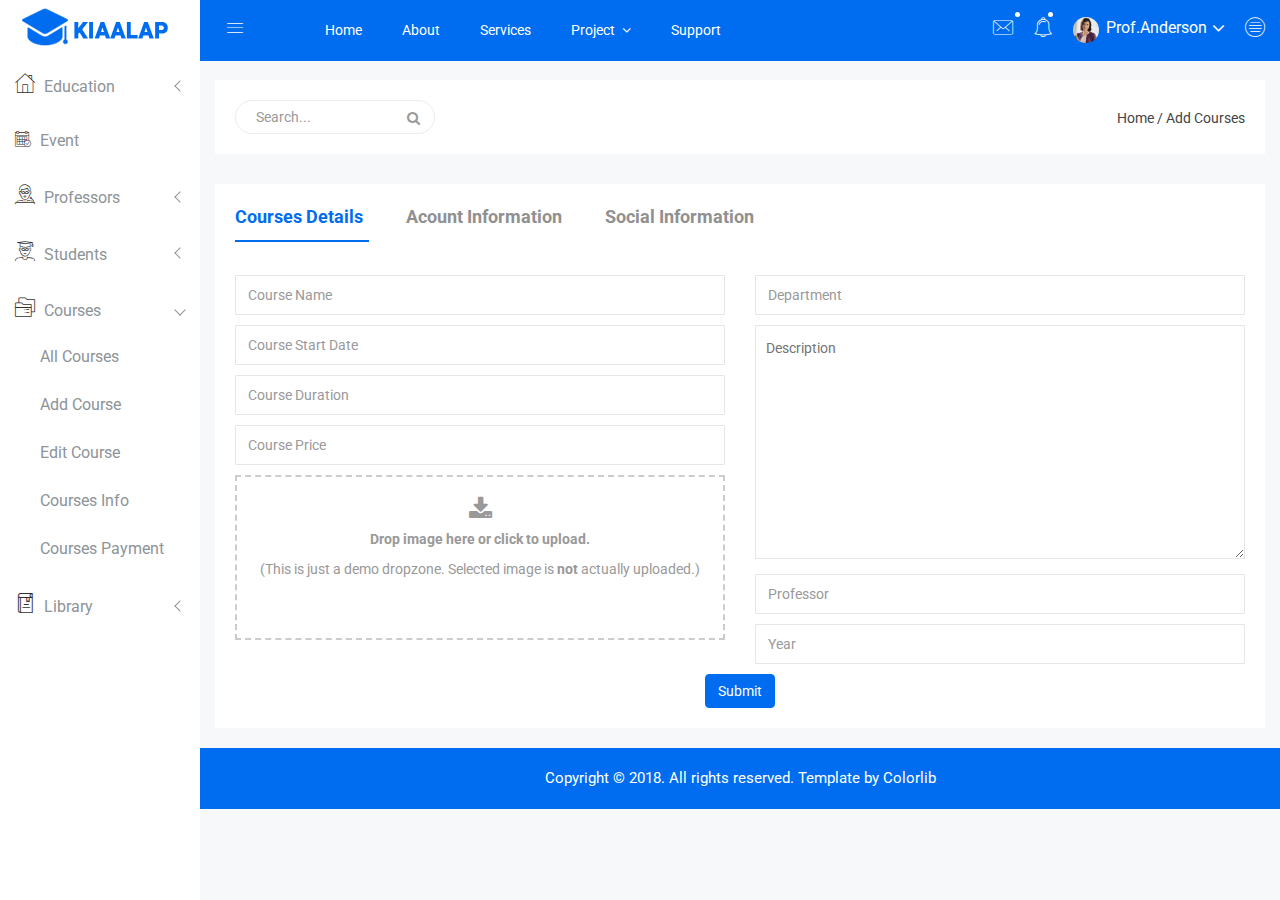
<file: add-course.html>
<!doctype html>
<html class="no-js" lang="en">

<head>
    <meta charset="utf-8">
    <meta http-equiv="x-ua-compatible" content="ie=edge">
    <title>Add Course | Kiaalap - Kiaalap Admin Template</title>
    <meta name="description" content="">
    <meta name="viewport" content="width=device-width, initial-scale=1">
    <!-- favicon
		============================================ -->
    <link rel="shortcut icon" type="image/x-icon" href="img/favicon.ico">
    <!-- Google Fonts
		============================================ -->
    <link href="https://fonts.googleapis.com/css?family=Roboto:100,300,400,700,900" rel="stylesheet">
    <!-- Bootstrap CSS
		============================================ -->
    <link rel="stylesheet" href="css/bootstrap.min.css">
    <!-- Bootstrap CSS
		============================================ -->
    <link rel="stylesheet" href="css/font-awesome.min.css">
    <!-- owl.carousel CSS
		============================================ -->
    <link rel="stylesheet" href="css/owl.carousel.css">
    <link rel="stylesheet" href="css/owl.theme.css">
    <link rel="stylesheet" href="css/owl.transitions.css">
    <!-- animate CSS
		============================================ -->
    <link rel="stylesheet" href="css/animate.css">
    <!-- normalize CSS
		============================================ -->
    <link rel="stylesheet" href="css/normalize.css">
    <!-- meanmenu icon CSS
		============================================ -->
    <link rel="stylesheet" href="css/meanmenu.min.css">
    <!-- main CSS
		============================================ -->
    <link rel="stylesheet" href="css/main.css">
    <!-- dropzone CSS
		============================================ -->
    <link rel="stylesheet" href="css/dropzone/dropzone.css">
    <!-- educate icon CSS
		============================================ -->
    <link rel="stylesheet" href="css/educate-custon-icon.css">
    <!-- morrisjs CSS
		============================================ -->
    <link rel="stylesheet" href="css/morrisjs/morris.css">
    <!-- mCustomScrollbar CSS
		============================================ -->
    <link rel="stylesheet" href="css/scrollbar/jquery.mCustomScrollbar.min.css">
    <!-- metisMenu CSS
		============================================ -->
    <link rel="stylesheet" href="css/metisMenu/metisMenu.min.css">
    <link rel="stylesheet" href="css/metisMenu/metisMenu-vertical.css">
    <!-- calendar CSS
		============================================ -->
    <link rel="stylesheet" href="css/calendar/fullcalendar.min.css">
    <link rel="stylesheet" href="css/calendar/fullcalendar.print.min.css">
    <!-- forms CSS
		============================================ -->
    <link rel="stylesheet" href="css/form/all-type-forms.css">
    <!-- style CSS
		============================================ -->
    <link rel="stylesheet" href="style.css">
    <!-- responsive CSS
		============================================ -->
    <link rel="stylesheet" href="css/responsive.css">
    <!-- modernizr JS
		============================================ -->
    <script src="js/vendor/modernizr-2.8.3.min.js"></script>
</head>

<body>
    <!--[if lt IE 8]>
		<p class="browserupgrade">You are using an <strong>outdated</strong> browser. Please <a href="http://browsehappy.com/">upgrade your browser</a> to improve your experience.</p>
	<![endif]-->
    <!-- Start Left menu area -->
    <div class="left-sidebar-pro">
        <nav id="sidebar" class="">
            <div class="sidebar-header">
                <a href="index.html"><img class="main-logo" src="img/logo/logo.png" alt="" /></a>
                <strong><a href="index.html"><img src="img/logo/logosn.png" alt="" /></a></strong>
            </div>
            <div class="left-custom-menu-adp-wrap comment-scrollbar">
                <nav class="sidebar-nav left-sidebar-menu-pro">
                    <ul class="metismenu" id="menu1">
                        <li>
                            <a class="has-arrow" href="index.html">
								   <span class="educate-icon educate-home icon-wrap"></span>
								   <span class="mini-click-non">Education</span>
								</a>
                            <ul class="submenu-angle" aria-expanded="true">
                                <li><a title="Dashboard v.1" href="index.html"><span class="mini-sub-pro">Dashboard v.1</span></a></li>
                                <li><a title="Dashboard v.2" href="index-1.html"><span class="mini-sub-pro">Dashboard v.2</span></a></li>
                                <li><a title="Dashboard v.3" href="index-2.html"><span class="mini-sub-pro">Dashboard v.3</span></a></li>
                                <li><a title="Analytics" href="analytics.html"><span class="mini-sub-pro">Analytics</span></a></li>
                                <li><a title="Widgets" href="widgets.html"><span class="mini-sub-pro">Widgets</span></a></li>
                            </ul>
                        </li>
                        <li>
                            <a title="Landing Page" href="events.html" aria-expanded="false"><span class="educate-icon educate-event icon-wrap sub-icon-mg" aria-hidden="true"></span> <span class="mini-click-non">Event</span></a>
                        </li>
                        <li>
                            <a class="has-arrow" href="all-professors.html" aria-expanded="false"><span class="educate-icon educate-professor icon-wrap"></span> <span class="mini-click-non">Professors</span></a>
                            <ul class="submenu-angle" aria-expanded="false">
                                <li><a title="All Professors" href="all-professors.html"><span class="mini-sub-pro">All Professors</span></a></li>
                                <li><a title="Add Professor" href="add-professor.html"><span class="mini-sub-pro">Add Professor</span></a></li>
                                <li><a title="Edit Professor" href="edit-professor.html"><span class="mini-sub-pro">Edit Professor</span></a></li>
                                <li><a title="Professor Profile" href="professor-profile.html"><span class="mini-sub-pro">Professor Profile</span></a></li>
                            </ul>
                        </li>
                        <li>
                            <a class="has-arrow" href="all-students.html" aria-expanded="false"><span class="educate-icon educate-student icon-wrap"></span> <span class="mini-click-non">Students</span></a>
                            <ul class="submenu-angle" aria-expanded="false">
                                <li><a title="All Students" href="all-students.html"><span class="mini-sub-pro">All Students</span></a></li>
                                <li><a title="Add Students" href="add-student.html"><span class="mini-sub-pro">Add Student</span></a></li>
                                <li><a title="Edit Students" href="edit-student.html"><span class="mini-sub-pro">Edit Student</span></a></li>
                                <li><a title="Students Profile" href="student-profile.html"><span class="mini-sub-pro">Student Profile</span></a></li>
                            </ul>
                        </li>
                        <li class="active">
                            <a class="has-arrow" href="all-courses.html" aria-expanded="false"><span class="educate-icon educate-course icon-wrap"></span> <span class="mini-click-non">Courses</span></a>
                            <ul class="submenu-angle" aria-expanded="false">
                                <li><a title="All Courses" href="all-courses.html"><span class="mini-sub-pro">All Courses</span></a></li>
                                <li><a title="Add Courses" href="add-course.html"><span class="mini-sub-pro">Add Course</span></a></li>
                                <li><a title="Edit Courses" href="edit-course.html"><span class="mini-sub-pro">Edit Course</span></a></li>
                                <li><a title="Courses Profile" href="course-info.html"><span class="mini-sub-pro">Courses Info</span></a></li>
                                <li><a title="course Payment" href="course-payment.html"><span class="mini-sub-pro">Courses Payment</span></a></li>
                            </ul>
                        </li>
                        <li>
                            <a class="has-arrow" href="all-courses.html" aria-expanded="false"><span class="educate-icon educate-library icon-wrap"></span> <span class="mini-click-non">Library</span></a>
                            <ul class="submenu-angle" aria-expanded="false">
                                <li><a title="All Library" href="library-assets.html"><span class="mini-sub-pro">Library Assets</span></a></li>
                                <li><a title="Add Library" href="add-library-assets.html"><span class="mini-sub-pro">Add Library Asset</span></a></li>
                                <li><a title="Edit Library" href="edit-library-assets.html"><span class="mini-sub-pro">Edit Library Asset</span></a></li>
                            </ul>
                        </li>
                        <li>
                            <a class="has-arrow" href="all-courses.html" aria-expanded="false"><span class="educate-icon educate-department icon-wrap"></span> <span class="mini-click-non">Departments</span></a>
                            <ul class="submenu-angle" aria-expanded="false">
                                <li><a title="Departments List" href="departments.html"><span class="mini-sub-pro">Departments List</span></a></li>
                                <li><a title="Add Departments" href="add-department.html"><span class="mini-sub-pro">Add Departments</span></a></li>
                                <li><a title="Edit Departments" href="edit-department.html"><span class="mini-sub-pro">Edit Departments</span></a></li>
                            </ul>
                        </li>
                        <li>
                            <a class="has-arrow" href="mailbox.html" aria-expanded="false"><span class="educate-icon educate-message icon-wrap"></span> <span class="mini-click-non">Mailbox</span></a>
                            <ul class="submenu-angle" aria-expanded="false">
                                <li><a title="Inbox" href="mailbox.html"><span class="mini-sub-pro">Inbox</span></a></li>
                                <li><a title="View Mail" href="mailbox-view.html"><span class="mini-sub-pro">View Mail</span></a></li>
                                <li><a title="Compose Mail" href="mailbox-compose.html"><span class="mini-sub-pro">Compose Mail</span></a></li>
                            </ul>
                        </li>
                        <li>
                            <a class="has-arrow" href="mailbox.html" aria-expanded="false"><span class="educate-icon educate-interface icon-wrap"></span> <span class="mini-click-non">Interface</span></a>
                            <ul class="submenu-angle interface-mini-nb-dp" aria-expanded="false">
                                <li><a title="Google Map" href="google-map.html"><span class="mini-sub-pro">Google Map</span></a></li>
                                <li><a title="Data Maps" href="data-maps.html"><span class="mini-sub-pro">Data Maps</span></a></li>
                                <li><a title="Pdf Viewer" href="pdf-viewer.html"><span class="mini-sub-pro">Pdf Viewer</span></a></li>
                                <li><a title="X-Editable" href="x-editable.html"><span class="mini-sub-pro">X-Editable</span></a></li>
                                <li><a title="Code Editor" href="code-editor.html"><span class="mini-sub-pro">Code Editor</span></a></li>
                                <li><a title="Tree View" href="tree-view.html"><span class="mini-sub-pro">Tree View</span></a></li>
                                <li><a title="Preloader" href="preloader.html"><span class="mini-sub-pro">Preloader</span></a></li>
                                <li><a title="Images Cropper" href="images-cropper.html"><span class="mini-sub-pro">Images Cropper</span></a></li>
                            </ul>
                        </li>
                        <li>
                            <a class="has-arrow" href="mailbox.html" aria-expanded="false"><span class="educate-icon educate-charts icon-wrap"></span> <span class="mini-click-non">Charts</span></a>
                            <ul class="submenu-angle chart-mini-nb-dp" aria-expanded="false">
                                <li><a title="Bar Charts" href="bar-charts.html"><span class="mini-sub-pro">Bar Charts</span></a></li>
                                <li><a title="Line Charts" href="line-charts.html"><span class="mini-sub-pro">Line Charts</span></a></li>
                                <li><a title="Area Charts" href="area-charts.html"><span class="mini-sub-pro">Area Charts</span></a></li>
                                <li><a title="Rounded Charts" href="rounded-chart.html"><span class="mini-sub-pro">Rounded Charts</span></a></li>
                                <li><a title="C3 Charts" href="c3.html"><span class="mini-sub-pro">C3 Charts</span></a></li>
                                <li><a title="Sparkline Charts" href="sparkline.html"><span class="mini-sub-pro">Sparkline Charts</span></a></li>
                                <li><a title="Peity Charts" href="peity.html"><span class="mini-sub-pro">Peity Charts</span></a></li>
                            </ul>
                        </li>
                        <li>
                            <a class="has-arrow" href="mailbox.html" aria-expanded="false"><span class="educate-icon educate-data-table icon-wrap"></span> <span class="mini-click-non">Data Tables</span></a>
                            <ul class="submenu-angle" aria-expanded="false">
                                <li><a title="Peity Charts" href="static-table.html"><span class="mini-sub-pro">Static Table</span></a></li>
                                <li><a title="Data Table" href="data-table.html"><span class="mini-sub-pro">Data Table</span></a></li>
                            </ul>
                        </li>
                        <li>
                            <a class="has-arrow" href="mailbox.html" aria-expanded="false"><span class="educate-icon educate-form icon-wrap"></span> <span class="mini-click-non">Forms Elements</span></a>
                            <ul class="submenu-angle form-mini-nb-dp" aria-expanded="false">
                                <li><a title="Basic Form Elements" href="basic-form-element.html"><span class="mini-sub-pro">Bc Form Elements</span></a></li>
                                <li><a title="Advance Form Elements" href="advance-form-element.html"><span class="mini-sub-pro">Ad Form Elements</span></a></li>
                                <li><a title="Password Meter" href="password-meter.html"><span class="mini-sub-pro">Password Meter</span></a></li>
                                <li><a title="Multi Upload" href="multi-upload.html"><span class="mini-sub-pro">Multi Upload</span></a></li>
                                <li><a title="Text Editor" href="tinymc.html"><span class="mini-sub-pro">Text Editor</span></a></li>
                                <li><a title="Dual List Box" href="dual-list-box.html"><span class="mini-sub-pro">Dual List Box</span></a></li>
                            </ul>
                        </li>
                        <li>
                            <a class="has-arrow" href="mailbox.html" aria-expanded="false"><span class="educate-icon educate-apps icon-wrap"></span> <span class="mini-click-non">App views</span></a>
                            <ul class="submenu-angle app-mini-nb-dp" aria-expanded="false">
                                <li><a title="Notifications" href="notifications.html"><span class="mini-sub-pro">Notifications</span></a></li>
                                <li><a title="Alerts" href="alerts.html"><span class="mini-sub-pro">Alerts</span></a></li>
                                <li><a title="Modals" href="modals.html"><span class="mini-sub-pro">Modals</span></a></li>
                                <li><a title="Buttons" href="buttons.html"><span class="mini-sub-pro">Buttons</span></a></li>
                                <li><a title="Tabs" href="tabs.html"><span class="mini-sub-pro">Tabs</span></a></li>
                                <li><a title="Accordion" href="accordion.html"><span class="mini-sub-pro">Accordion</span></a></li>
                            </ul>
                        </li>
                        <li id="removable">
                            <a class="has-arrow" href="#" aria-expanded="false"><span class="educate-icon educate-pages icon-wrap"></span> <span class="mini-click-non">Pages</span></a>
                            <ul class="submenu-angle page-mini-nb-dp" aria-expanded="false">
                                <li><a title="Login" href="login.html"><span class="mini-sub-pro">Login</span></a></li>
                                <li><a title="Register" href="register.html"><span class="mini-sub-pro">Register</span></a></li>
                                <li><a title="Lock" href="lock.html"><span class="mini-sub-pro">Lock</span></a></li>
                                <li><a title="Password Recovery" href="password-recovery.html"><span class="mini-sub-pro">Password Recovery</span></a></li>
                                <li><a title="404 Page" href="404.html"><span class="mini-sub-pro">404 Page</span></a></li>
                                <li><a title="500 Page" href="500.html"><span class="mini-sub-pro">500 Page</span></a></li>
                            </ul>
                        </li>
                    </ul>
                </nav>
            </div>
        </nav>
    </div>
    <!-- End Left menu area -->
    <!-- Start Welcome area -->
    <div class="all-content-wrapper">
        <div class="container-fluid">
            <div class="row">
                <div class="col-lg-12 col-md-12 col-sm-12 col-xs-12">
                    <div class="logo-pro">
                        <a href="index.html"><img class="main-logo" src="img/logo/logo.png" alt="" /></a>
                    </div>
                </div>
            </div>
        </div>
        <div class="header-advance-area">
            <div class="header-top-area">
                <div class="container-fluid">
                    <div class="row">
                        <div class="col-lg-12 col-md-12 col-sm-12 col-xs-12">
                            <div class="header-top-wraper">
                                <div class="row">
                                    <div class="col-lg-1 col-md-0 col-sm-1 col-xs-12">
                                        <div class="menu-switcher-pro">
                                            <button type="button" id="sidebarCollapse" class="btn bar-button-pro header-drl-controller-btn btn-info navbar-btn">
													<i class="educate-icon educate-nav"></i>
												</button>
                                        </div>
                                    </div>
                                    <div class="col-lg-6 col-md-7 col-sm-6 col-xs-12">
                                        <div class="header-top-menu tabl-d-n">
                                            <ul class="nav navbar-nav mai-top-nav">
                                                <li class="nav-item"><a href="#" class="nav-link">Home</a>
                                                </li>
                                                <li class="nav-item"><a href="#" class="nav-link">About</a>
                                                </li>
                                                <li class="nav-item"><a href="#" class="nav-link">Services</a>
                                                </li>
                                                <li class="nav-item dropdown res-dis-nn">
                                                    <a href="#" data-toggle="dropdown" role="button" aria-expanded="false" class="nav-link dropdown-toggle">Project <span class="angle-down-topmenu"><i class="fa fa-angle-down"></i></span></a>
                                                    <div role="menu" class="dropdown-menu animated zoomIn">
                                                        <a href="#" class="dropdown-item">Documentation</a>
                                                        <a href="#" class="dropdown-item">Expert Backend</a>
                                                        <a href="#" class="dropdown-item">Expert FrontEnd</a>
                                                        <a href="#" class="dropdown-item">Contact Support</a>
                                                    </div>
                                                </li>
                                                <li class="nav-item"><a href="#" class="nav-link">Support</a>
                                                </li>
                                            </ul>
                                        </div>
                                    </div>
                                    <div class="col-lg-5 col-md-5 col-sm-12 col-xs-12">
                                        <div class="header-right-info">
                                            <ul class="nav navbar-nav mai-top-nav header-right-menu">
                                                <li class="nav-item dropdown">
                                                    <a href="#" data-toggle="dropdown" role="button" aria-expanded="false" class="nav-link dropdown-toggle"><i class="educate-icon educate-message edu-chat-pro" aria-hidden="true"></i><span class="indicator-ms"></span></a>
                                                    <div role="menu" class="author-message-top dropdown-menu animated zoomIn">
                                                        <div class="message-single-top">
                                                            <h1>Message</h1>
                                                        </div>
                                                        <ul class="message-menu">
                                                            <li>
                                                                <a href="#">
                                                                    <div class="message-img">
                                                                        <img src="img/contact/1.jpg" alt="">
                                                                    </div>
                                                                    <div class="message-content">
                                                                        <span class="message-date">16 Sept</span>
                                                                        <h2>Advanda Cro</h2>
                                                                        <p>Please done this project as soon possible.</p>
                                                                    </div>
                                                                </a>
                                                            </li>
                                                            <li>
                                                                <a href="#">
                                                                    <div class="message-img">
                                                                        <img src="img/contact/4.jpg" alt="">
                                                                    </div>
                                                                    <div class="message-content">
                                                                        <span class="message-date">16 Sept</span>
                                                                        <h2>Sulaiman din</h2>
                                                                        <p>Please done this project as soon possible.</p>
                                                                    </div>
                                                                </a>
                                                            </li>
                                                            <li>
                                                                <a href="#">
                                                                    <div class="message-img">
                                                                        <img src="img/contact/3.jpg" alt="">
                                                                    </div>
                                                                    <div class="message-content">
                                                                        <span class="message-date">16 Sept</span>
                                                                        <h2>Victor Jara</h2>
                                                                        <p>Please done this project as soon possible.</p>
                                                                    </div>
                                                                </a>
                                                            </li>
                                                            <li>
                                                                <a href="#">
                                                                    <div class="message-img">
                                                                        <img src="img/contact/2.jpg" alt="">
                                                                    </div>
                                                                    <div class="message-content">
                                                                        <span class="message-date">16 Sept</span>
                                                                        <h2>Victor Jara</h2>
                                                                        <p>Please done this project as soon possible.</p>
                                                                    </div>
                                                                </a>
                                                            </li>
                                                        </ul>
                                                        <div class="message-view">
                                                            <a href="#">View All Messages</a>
                                                        </div>
                                                    </div>
                                                </li>
                                                <li class="nav-item"><a href="#" data-toggle="dropdown" role="button" aria-expanded="false" class="nav-link dropdown-toggle"><i class="educate-icon educate-bell" aria-hidden="true"></i><span class="indicator-nt"></span></a>
                                                    <div role="menu" class="notification-author dropdown-menu animated zoomIn">
                                                        <div class="notification-single-top">
                                                            <h1>Notifications</h1>
                                                        </div>
                                                        <ul class="notification-menu">
                                                            <li>
                                                                <a href="#">
                                                                    <div class="notification-icon">
                                                                        <i class="educate-icon educate-checked edu-checked-pro admin-check-pro" aria-hidden="true"></i>
                                                                    </div>
                                                                    <div class="notification-content">
                                                                        <span class="notification-date">16 Sept</span>
                                                                        <h2>Advanda Cro</h2>
                                                                        <p>Please done this project as soon possible.</p>
                                                                    </div>
                                                                </a>
                                                            </li>
                                                            <li>
                                                                <a href="#">
                                                                    <div class="notification-icon">
                                                                        <i class="fa fa-cloud edu-cloud-computing-down" aria-hidden="true"></i>
                                                                    </div>
                                                                    <div class="notification-content">
                                                                        <span class="notification-date">16 Sept</span>
                                                                        <h2>Sulaiman din</h2>
                                                                        <p>Please done this project as soon possible.</p>
                                                                    </div>
                                                                </a>
                                                            </li>
                                                            <li>
                                                                <a href="#">
                                                                    <div class="notification-icon">
                                                                        <i class="fa fa-eraser edu-shield" aria-hidden="true"></i>
                                                                    </div>
                                                                    <div class="notification-content">
                                                                        <span class="notification-date">16 Sept</span>
                                                                        <h2>Victor Jara</h2>
                                                                        <p>Please done this project as soon possible.</p>
                                                                    </div>
                                                                </a>
                                                            </li>
                                                            <li>
                                                                <a href="#">
                                                                    <div class="notification-icon">
                                                                        <i class="fa fa-line-chart edu-analytics-arrow" aria-hidden="true"></i>
                                                                    </div>
                                                                    <div class="notification-content">
                                                                        <span class="notification-date">16 Sept</span>
                                                                        <h2>Victor Jara</h2>
                                                                        <p>Please done this project as soon possible.</p>
                                                                    </div>
                                                                </a>
                                                            </li>
                                                        </ul>
                                                        <div class="notification-view">
                                                            <a href="#">View All Notification</a>
                                                        </div>
                                                    </div>
                                                </li>
                                                <li class="nav-item">
                                                    <a href="#" data-toggle="dropdown" role="button" aria-expanded="false" class="nav-link dropdown-toggle">
															<img src="img/product/pro4.jpg" alt="" />
															<span class="admin-name">Prof.Anderson</span>
															<i class="fa fa-angle-down edu-icon edu-down-arrow"></i>
														</a>
                                                    <ul role="menu" class="dropdown-header-top author-log dropdown-menu animated zoomIn">
                                                        <li><a href="#"><span class="edu-icon edu-home-admin author-log-ic"></span>My Account</a>
                                                        </li>
                                                        <li><a href="#"><span class="edu-icon edu-user-rounded author-log-ic"></span>My Profile</a>
                                                        </li>
                                                        <li><a href="#"><span class="edu-icon edu-money author-log-ic"></span>User Billing</a>
                                                        </li>
                                                        <li><a href="#"><span class="edu-icon edu-settings author-log-ic"></span>Settings</a>
                                                        </li>
                                                        <li><a href="#"><span class="edu-icon edu-locked author-log-ic"></span>Log Out</a>
                                                        </li>
                                                    </ul>
                                                </li>
                                                <li class="nav-item nav-setting-open"><a href="#" data-toggle="dropdown" role="button" aria-expanded="false" class="nav-link dropdown-toggle"><i class="educate-icon educate-menu"></i></a>

                                                    <div role="menu" class="admintab-wrap menu-setting-wrap menu-setting-wrap-bg dropdown-menu animated zoomIn">
                                                        <ul class="nav nav-tabs custon-set-tab">
                                                            <li class="active"><a data-toggle="tab" href="#Notes">Notes</a>
                                                            </li>
                                                            <li><a data-toggle="tab" href="#Projects">Projects</a>
                                                            </li>
                                                            <li><a data-toggle="tab" href="#Settings">Settings</a>
                                                            </li>
                                                        </ul>

                                                        <div class="tab-content custom-bdr-nt">
                                                            <div id="Notes" class="tab-pane fade in active">
                                                                <div class="notes-area-wrap">
                                                                    <div class="note-heading-indicate">
                                                                        <h2><i class="fa fa-comments-o"></i> Latest Notes</h2>
                                                                        <p>You have 10 new message.</p>
                                                                    </div>
                                                                    <div class="notes-list-area notes-menu-scrollbar">
                                                                        <ul class="notes-menu-list">
                                                                            <li>
                                                                                <a href="#">
                                                                                    <div class="notes-list-flow">
                                                                                        <div class="notes-img">
                                                                                            <img src="img/contact/4.jpg" alt="" />
                                                                                        </div>
                                                                                        <div class="notes-content">
                                                                                            <p> The point of using Lorem Ipsum is that it has a more-or-less normal.</p>
                                                                                            <span>Yesterday 2:45 pm</span>
                                                                                        </div>
                                                                                    </div>
                                                                                </a>
                                                                            </li>
                                                                            <li>
                                                                                <a href="#">
                                                                                    <div class="notes-list-flow">
                                                                                        <div class="notes-img">
                                                                                            <img src="img/contact/1.jpg" alt="" />
                                                                                        </div>
                                                                                        <div class="notes-content">
                                                                                            <p> The point of using Lorem Ipsum is that it has a more-or-less normal.</p>
                                                                                            <span>Yesterday 2:45 pm</span>
                                                                                        </div>
                                                                                    </div>
                                                                                </a>
                                                                            </li>
                                                                            <li>
                                                                                <a href="#">
                                                                                    <div class="notes-list-flow">
                                                                                        <div class="notes-img">
                                                                                            <img src="img/contact/2.jpg" alt="" />
                                                                                        </div>
                                                                                        <div class="notes-content">
                                                                                            <p> The point of using Lorem Ipsum is that it has a more-or-less normal.</p>
                                                                                            <span>Yesterday 2:45 pm</span>
                                                                                        </div>
                                                                                    </div>
                                                                                </a>
                                                                            </li>
                                                                            <li>
                                                                                <a href="#">
                                                                                    <div class="notes-list-flow">
                                                                                        <div class="notes-img">
                                                                                            <img src="img/contact/3.jpg" alt="" />
                                                                                        </div>
                                                                                        <div class="notes-content">
                                                                                            <p> The point of using Lorem Ipsum is that it has a more-or-less normal.</p>
                                                                                            <span>Yesterday 2:45 pm</span>
                                                                                        </div>
                                                                                    </div>
                                                                                </a>
                                                                            </li>
                                                                            <li>
                                                                                <a href="#">
                                                                                    <div class="notes-list-flow">
                                                                                        <div class="notes-img">
                                                                                            <img src="img/contact/4.jpg" alt="" />
                                                                                        </div>
                                                                                        <div class="notes-content">
                                                                                            <p> The point of using Lorem Ipsum is that it has a more-or-less normal.</p>
                                                                                            <span>Yesterday 2:45 pm</span>
                                                                                        </div>
                                                                                    </div>
                                                                                </a>
                                                                            </li>
                                                                            <li>
                                                                                <a href="#">
                                                                                    <div class="notes-list-flow">
                                                                                        <div class="notes-img">
                                                                                            <img src="img/contact/1.jpg" alt="" />
                                                                                        </div>
                                                                                        <div class="notes-content">
                                                                                            <p> The point of using Lorem Ipsum is that it has a more-or-less normal.</p>
                                                                                            <span>Yesterday 2:45 pm</span>
                                                                                        </div>
                                                                                    </div>
                                                                                </a>
                                                                            </li>
                                                                            <li>
                                                                                <a href="#">
                                                                                    <div class="notes-list-flow">
                                                                                        <div class="notes-img">
                                                                                            <img src="img/contact/2.jpg" alt="" />
                                                                                        </div>
                                                                                        <div class="notes-content">
                                                                                            <p> The point of using Lorem Ipsum is that it has a more-or-less normal.</p>
                                                                                            <span>Yesterday 2:45 pm</span>
                                                                                        </div>
                                                                                    </div>
                                                                                </a>
                                                                            </li>
                                                                            <li>
                                                                                <a href="#">
                                                                                    <div class="notes-list-flow">
                                                                                        <div class="notes-img">
                                                                                            <img src="img/contact/1.jpg" alt="" />
                                                                                        </div>
                                                                                        <div class="notes-content">
                                                                                            <p> The point of using Lorem Ipsum is that it has a more-or-less normal.</p>
                                                                                            <span>Yesterday 2:45 pm</span>
                                                                                        </div>
                                                                                    </div>
                                                                                </a>
                                                                            </li>
                                                                            <li>
                                                                                <a href="#">
                                                                                    <div class="notes-list-flow">
                                                                                        <div class="notes-img">
                                                                                            <img src="img/contact/2.jpg" alt="" />
                                                                                        </div>
                                                                                        <div class="notes-content">
                                                                                            <p> The point of using Lorem Ipsum is that it has a more-or-less normal.</p>
                                                                                            <span>Yesterday 2:45 pm</span>
                                                                                        </div>
                                                                                    </div>
                                                                                </a>
                                                                            </li>
                                                                            <li>
                                                                                <a href="#">
                                                                                    <div class="notes-list-flow">
                                                                                        <div class="notes-img">
                                                                                            <img src="img/contact/3.jpg" alt="" />
                                                                                        </div>
                                                                                        <div class="notes-content">
                                                                                            <p> The point of using Lorem Ipsum is that it has a more-or-less normal.</p>
                                                                                            <span>Yesterday 2:45 pm</span>
                                                                                        </div>
                                                                                    </div>
                                                                                </a>
                                                                            </li>
                                                                        </ul>
                                                                    </div>
                                                                </div>
                                                            </div>
                                                            <div id="Projects" class="tab-pane fade">
                                                                <div class="projects-settings-wrap">
                                                                    <div class="note-heading-indicate">
                                                                        <h2><i class="fa fa-cube"></i> Latest projects</h2>
                                                                        <p> You have 20 projects. 5 not completed.</p>
                                                                    </div>
                                                                    <div class="project-st-list-area project-st-menu-scrollbar">
                                                                        <ul class="projects-st-menu-list">
                                                                            <li>
                                                                                <a href="#">
                                                                                    <div class="project-list-flow">
                                                                                        <div class="projects-st-heading">
                                                                                            <h2>Web Development</h2>
                                                                                            <p> The point of using Lorem Ipsum is that it has a more or less normal.</p>
                                                                                            <span class="project-st-time">1 hours ago</span>
                                                                                        </div>
                                                                                        <div class="projects-st-content">
                                                                                            <p>Completion with: 28%</p>
                                                                                            <div class="progress progress-mini">
                                                                                                <div style="width: 28%;" class="progress-bar progress-bar-danger hd-tp-1"></div>
                                                                                            </div>
                                                                                            <p>Project end: 4:00 pm - 12.06.2014</p>
                                                                                        </div>
                                                                                    </div>
                                                                                </a>
                                                                            </li>
                                                                            <li>
                                                                                <a href="#">
                                                                                    <div class="project-list-flow">
                                                                                        <div class="projects-st-heading">
                                                                                            <h2>Software Development</h2>
                                                                                            <p> The point of using Lorem Ipsum is that it has a more or less normal.</p>
                                                                                            <span class="project-st-time">2 hours ago</span>
                                                                                        </div>
                                                                                        <div class="projects-st-content project-rating-cl">
                                                                                            <p>Completion with: 68%</p>
                                                                                            <div class="progress progress-mini">
                                                                                                <div style="width: 68%;" class="progress-bar hd-tp-2"></div>
                                                                                            </div>
                                                                                            <p>Project end: 4:00 pm - 12.06.2014</p>
                                                                                        </div>
                                                                                    </div>
                                                                                </a>
                                                                            </li>
                                                                            <li>
                                                                                <a href="#">
                                                                                    <div class="project-list-flow">
                                                                                        <div class="projects-st-heading">
                                                                                            <h2>Graphic Design</h2>
                                                                                            <p> The point of using Lorem Ipsum is that it has a more or less normal.</p>
                                                                                            <span class="project-st-time">3 hours ago</span>
                                                                                        </div>
                                                                                        <div class="projects-st-content">
                                                                                            <p>Completion with: 78%</p>
                                                                                            <div class="progress progress-mini">
                                                                                                <div style="width: 78%;" class="progress-bar hd-tp-3"></div>
                                                                                            </div>
                                                                                            <p>Project end: 4:00 pm - 12.06.2014</p>
                                                                                        </div>
                                                                                    </div>
                                                                                </a>
                                                                            </li>
                                                                            <li>
                                                                                <a href="#">
                                                                                    <div class="project-list-flow">
                                                                                        <div class="projects-st-heading">
                                                                                            <h2>Web Design</h2>
                                                                                            <p> The point of using Lorem Ipsum is that it has a more or less normal.</p>
                                                                                            <span class="project-st-time">4 hours ago</span>
                                                                                        </div>
                                                                                        <div class="projects-st-content project-rating-cl2">
                                                                                            <p>Completion with: 38%</p>
                                                                                            <div class="progress progress-mini">
                                                                                                <div style="width: 38%;" class="progress-bar progress-bar-danger hd-tp-4"></div>
                                                                                            </div>
                                                                                            <p>Project end: 4:00 pm - 12.06.2014</p>
                                                                                        </div>
                                                                                    </div>
                                                                                </a>
                                                                            </li>
                                                                            <li>
                                                                                <a href="#">
                                                                                    <div class="project-list-flow">
                                                                                        <div class="projects-st-heading">
                                                                                            <h2>Business Card</h2>
                                                                                            <p> The point of using Lorem Ipsum is that it has a more or less normal.</p>
                                                                                            <span class="project-st-time">5 hours ago</span>
                                                                                        </div>
                                                                                        <div class="projects-st-content">
                                                                                            <p>Completion with: 28%</p>
                                                                                            <div class="progress progress-mini">
                                                                                                <div style="width: 28%;" class="progress-bar progress-bar-danger hd-tp-5"></div>
                                                                                            </div>
                                                                                            <p>Project end: 4:00 pm - 12.06.2014</p>
                                                                                        </div>
                                                                                    </div>
                                                                                </a>
                                                                            </li>
                                                                            <li>
                                                                                <a href="#">
                                                                                    <div class="project-list-flow">
                                                                                        <div class="projects-st-heading">
                                                                                            <h2>Ecommerce Business</h2>
                                                                                            <p> The point of using Lorem Ipsum is that it has a more or less normal.</p>
                                                                                            <span class="project-st-time">6 hours ago</span>
                                                                                        </div>
                                                                                        <div class="projects-st-content project-rating-cl">
                                                                                            <p>Completion with: 68%</p>
                                                                                            <div class="progress progress-mini">
                                                                                                <div style="width: 68%;" class="progress-bar hd-tp-6"></div>
                                                                                            </div>
                                                                                            <p>Project end: 4:00 pm - 12.06.2014</p>
                                                                                        </div>
                                                                                    </div>
                                                                                </a>
                                                                            </li>
                                                                            <li>
                                                                                <a href="#">
                                                                                    <div class="project-list-flow">
                                                                                        <div class="projects-st-heading">
                                                                                            <h2>Woocommerce Plugin</h2>
                                                                                            <p> The point of using Lorem Ipsum is that it has a more or less normal.</p>
                                                                                            <span class="project-st-time">7 hours ago</span>
                                                                                        </div>
                                                                                        <div class="projects-st-content">
                                                                                            <p>Completion with: 78%</p>
                                                                                            <div class="progress progress-mini">
                                                                                                <div style="width: 78%;" class="progress-bar"></div>
                                                                                            </div>
                                                                                            <p>Project end: 4:00 pm - 12.06.2014</p>
                                                                                        </div>
                                                                                    </div>
                                                                                </a>
                                                                            </li>
                                                                            <li>
                                                                                <a href="#">
                                                                                    <div class="project-list-flow">
                                                                                        <div class="projects-st-heading">
                                                                                            <h2>Wordpress Theme</h2>
                                                                                            <p> The point of using Lorem Ipsum is that it has a more or less normal.</p>
                                                                                            <span class="project-st-time">9 hours ago</span>
                                                                                        </div>
                                                                                        <div class="projects-st-content project-rating-cl2">
                                                                                            <p>Completion with: 38%</p>
                                                                                            <div class="progress progress-mini">
                                                                                                <div style="width: 38%;" class="progress-bar progress-bar-danger"></div>
                                                                                            </div>
                                                                                            <p>Project end: 4:00 pm - 12.06.2014</p>
                                                                                        </div>
                                                                                    </div>
                                                                                </a>
                                                                            </li>
                                                                        </ul>
                                                                    </div>
                                                                </div>
                                                            </div>
                                                            <div id="Settings" class="tab-pane fade">
                                                                <div class="setting-panel-area">
                                                                    <div class="note-heading-indicate">
                                                                        <h2><i class="fa fa-gears"></i> Settings Panel</h2>
                                                                        <p> You have 20 Settings. 5 not completed.</p>
                                                                    </div>
                                                                    <ul class="setting-panel-list">
                                                                        <li>
                                                                            <div class="checkbox-setting-pro">
                                                                                <div class="checkbox-title-pro">
                                                                                    <h2>Show notifications</h2>
                                                                                    <div class="ts-custom-check">
                                                                                        <div class="onoffswitch">
                                                                                            <input type="checkbox" name="collapsemenu" class="onoffswitch-checkbox" id="example">
                                                                                            <label class="onoffswitch-label" for="example">
																									<span class="onoffswitch-inner"></span>
																									<span class="onoffswitch-switch"></span>
																								</label>
                                                                                        </div>
                                                                                    </div>
                                                                                </div>
                                                                            </div>
                                                                        </li>
                                                                        <li>
                                                                            <div class="checkbox-setting-pro">
                                                                                <div class="checkbox-title-pro">
                                                                                    <h2>Disable Chat</h2>
                                                                                    <div class="ts-custom-check">
                                                                                        <div class="onoffswitch">
                                                                                            <input type="checkbox" name="collapsemenu" class="onoffswitch-checkbox" id="example3">
                                                                                            <label class="onoffswitch-label" for="example3">
																									<span class="onoffswitch-inner"></span>
																									<span class="onoffswitch-switch"></span>
																								</label>
                                                                                        </div>
                                                                                    </div>
                                                                                </div>
                                                                            </div>
                                                                        </li>
                                                                        <li>
                                                                            <div class="checkbox-setting-pro">
                                                                                <div class="checkbox-title-pro">
                                                                                    <h2>Enable history</h2>
                                                                                    <div class="ts-custom-check">
                                                                                        <div class="onoffswitch">
                                                                                            <input type="checkbox" name="collapsemenu" class="onoffswitch-checkbox" id="example4">
                                                                                            <label class="onoffswitch-label" for="example4">
																									<span class="onoffswitch-inner"></span>
																									<span class="onoffswitch-switch"></span>
																								</label>
                                                                                        </div>
                                                                                    </div>
                                                                                </div>
                                                                            </div>
                                                                        </li>
                                                                        <li>
                                                                            <div class="checkbox-setting-pro">
                                                                                <div class="checkbox-title-pro">
                                                                                    <h2>Show charts</h2>
                                                                                    <div class="ts-custom-check">
                                                                                        <div class="onoffswitch">
                                                                                            <input type="checkbox" name="collapsemenu" class="onoffswitch-checkbox" id="example7">
                                                                                            <label class="onoffswitch-label" for="example7">
																									<span class="onoffswitch-inner"></span>
																									<span class="onoffswitch-switch"></span>
																								</label>
                                                                                        </div>
                                                                                    </div>
                                                                                </div>
                                                                            </div>
                                                                        </li>
                                                                        <li>
                                                                            <div class="checkbox-setting-pro">
                                                                                <div class="checkbox-title-pro">
                                                                                    <h2>Update everyday</h2>
                                                                                    <div class="ts-custom-check">
                                                                                        <div class="onoffswitch">
                                                                                            <input type="checkbox" name="collapsemenu" checked="" class="onoffswitch-checkbox" id="example2">
                                                                                            <label class="onoffswitch-label" for="example2">
																									<span class="onoffswitch-inner"></span>
																									<span class="onoffswitch-switch"></span>
																								</label>
                                                                                        </div>
                                                                                    </div>
                                                                                </div>
                                                                            </div>
                                                                        </li>
                                                                        <li>
                                                                            <div class="checkbox-setting-pro">
                                                                                <div class="checkbox-title-pro">
                                                                                    <h2>Global search</h2>
                                                                                    <div class="ts-custom-check">
                                                                                        <div class="onoffswitch">
                                                                                            <input type="checkbox" name="collapsemenu" checked="" class="onoffswitch-checkbox" id="example6">
                                                                                            <label class="onoffswitch-label" for="example6">
																									<span class="onoffswitch-inner"></span>
																									<span class="onoffswitch-switch"></span>
																								</label>
                                                                                        </div>
                                                                                    </div>
                                                                                </div>
                                                                            </div>
                                                                        </li>
                                                                        <li>
                                                                            <div class="checkbox-setting-pro">
                                                                                <div class="checkbox-title-pro">
                                                                                    <h2>Offline users</h2>
                                                                                    <div class="ts-custom-check">
                                                                                        <div class="onoffswitch">
                                                                                            <input type="checkbox" name="collapsemenu" checked="" class="onoffswitch-checkbox" id="example5">
                                                                                            <label class="onoffswitch-label" for="example5">
																									<span class="onoffswitch-inner"></span>
																									<span class="onoffswitch-switch"></span>
																								</label>
                                                                                        </div>
                                                                                    </div>
                                                                                </div>
                                                                            </div>
                                                                        </li>
                                                                    </ul>

                                                                </div>
                                                            </div>
                                                        </div>
                                                    </div>
                                                </li>
                                            </ul>
                                        </div>
                                    </div>
                                </div>
                            </div>
                        </div>
                    </div>
                </div>
            </div>
            <!-- Mobile Menu start -->
            <div class="mobile-menu-area">
                <div class="container">
                    <div class="row">
                        <div class="col-lg-12 col-md-12 col-sm-12 col-xs-12">
                            <div class="mobile-menu">
                                <nav id="dropdown">
                                    <ul class="mobile-menu-nav">
                                        <li><a data-toggle="collapse" data-target="#Charts" href="#">Home <span class="admin-project-icon edu-icon edu-down-arrow"></span></a>
                                            <ul class="collapse dropdown-header-top">
                                                <li><a href="index.html">Dashboard v.1</a></li>
                                                <li><a href="index-1.html">Dashboard v.2</a></li>
                                                <li><a href="index-3.html">Dashboard v.3</a></li>
                                                <li><a href="analytics.html">Analytics</a></li>
                                                <li><a href="widgets.html">Widgets</a></li>
                                            </ul>
                                        </li>
                                        <li><a href="events.html">Event</a></li>
                                        <li><a data-toggle="collapse" data-target="#demoevent" href="#">Professors <span class="admin-project-icon edu-icon edu-down-arrow"></span></a>
                                            <ul id="demoevent" class="collapse dropdown-header-top">
                                                <li><a href="all-professors.html">All Professors</a>
                                                </li>
                                                <li><a href="add-professor.html">Add Professor</a>
                                                </li>
                                                <li><a href="edit-professor.html">Edit Professor</a>
                                                </li>
                                                <li><a href="professor-profile.html">Professor Profile</a>
                                                </li>
                                            </ul>
                                        </li>
                                        <li><a data-toggle="collapse" data-target="#demopro" href="#">Students <span class="admin-project-icon edu-icon edu-down-arrow"></span></a>
                                            <ul id="demopro" class="collapse dropdown-header-top">
                                                <li><a href="all-students.html">All Students</a>
                                                </li>
                                                <li><a href="add-student.html">Add Student</a>
                                                </li>
                                                <li><a href="edit-student.html">Edit Student</a>
                                                </li>
                                                <li><a href="student-profile.html">Student Profile</a>
                                                </li>
                                            </ul>
                                        </li>
                                        <li><a data-toggle="collapse" data-target="#democrou" href="#">Courses <span class="admin-project-icon edu-icon edu-down-arrow"></span></a>
                                            <ul id="democrou" class="collapse dropdown-header-top">
                                                <li><a href="all-courses.html">All Courses</a>
                                                </li>
                                                <li><a href="add-course.html">Add Course</a>
                                                </li>
                                                <li><a href="edit-course.html">Edit Course</a>
                                                </li>
                                                <li><a href="course-profile.html">Courses Info</a>
                                                </li>
                                                <li><a href="course-payment.html">Courses Payment</a>
                                                </li>
                                            </ul>
                                        </li>
                                        <li><a data-toggle="collapse" data-target="#demolibra" href="#">Library <span class="admin-project-icon edu-icon edu-down-arrow"></span></a>
                                            <ul id="demolibra" class="collapse dropdown-header-top">
                                                <li><a href="library-assets.html">Library Assets</a>
                                                </li>
                                                <li><a href="add-library-assets.html">Add Library Asset</a>
                                                </li>
                                                <li><a href="edit-library-assets.html">Edit Library Asset</a>
                                                </li>
                                            </ul>
                                        </li>
                                        <li><a data-toggle="collapse" data-target="#demodepart" href="#">Departments <span class="admin-project-icon edu-icon edu-down-arrow"></span></a>
                                            <ul id="demodepart" class="collapse dropdown-header-top">
                                                <li><a href="departments.html">Departments List</a>
                                                </li>
                                                <li><a href="add-department.html">Add Departments</a>
                                                </li>
                                                <li><a href="edit-department.html">Edit Departments</a>
                                                </li>
                                            </ul>
                                        </li>
                                        <li><a data-toggle="collapse" data-target="#demomi" href="#">Mailbox <span class="admin-project-icon edu-icon edu-down-arrow"></span></a>
                                            <ul id="demomi" class="collapse dropdown-header-top">
                                                <li><a href="mailbox.html">Inbox</a>
                                                </li>
                                                <li><a href="mailbox-view.html">View Mail</a>
                                                </li>
                                                <li><a href="mailbox-compose.html">Compose Mail</a>
                                                </li>
                                            </ul>
                                        </li>
                                        <li><a data-toggle="collapse" data-target="#Miscellaneousmob" href="#">Interface <span class="admin-project-icon edu-icon edu-down-arrow"></span></a>
                                            <ul id="Miscellaneousmob" class="collapse dropdown-header-top">
                                                <li><a href="google-map.html">Google Map</a>
                                                </li>
                                                <li><a href="data-maps.html">Data Maps</a>
                                                </li>
                                                <li><a href="pdf-viewer.html">Pdf Viewer</a>
                                                </li>
                                                <li><a href="x-editable.html">X-Editable</a>
                                                </li>
                                                <li><a href="code-editor.html">Code Editor</a>
                                                </li>
                                                <li><a href="tree-view.html">Tree View</a>
                                                </li>
                                                <li><a href="preloader.html">Preloader</a>
                                                </li>
                                                <li><a href="images-cropper.html">Images Cropper</a>
                                                </li>
                                            </ul>
                                        </li>
                                        <li><a data-toggle="collapse" data-target="#Chartsmob" href="#">Charts <span class="admin-project-icon edu-icon edu-down-arrow"></span></a>
                                            <ul id="Chartsmob" class="collapse dropdown-header-top">
                                                <li><a href="bar-charts.html">Bar Charts</a>
                                                </li>
                                                <li><a href="line-charts.html">Line Charts</a>
                                                </li>
                                                <li><a href="area-charts.html">Area Charts</a>
                                                </li>
                                                <li><a href="rounded-chart.html">Rounded Charts</a>
                                                </li>
                                                <li><a href="c3.html">C3 Charts</a>
                                                </li>
                                                <li><a href="sparkline.html">Sparkline Charts</a>
                                                </li>
                                                <li><a href="peity.html">Peity Charts</a>
                                                </li>
                                            </ul>
                                        </li>
                                        <li><a data-toggle="collapse" data-target="#Tablesmob" href="#">Tables <span class="admin-project-icon edu-icon edu-down-arrow"></span></a>
                                            <ul id="Tablesmob" class="collapse dropdown-header-top">
                                                <li><a href="static-table.html">Static Table</a>
                                                </li>
                                                <li><a href="data-table.html">Data Table</a>
                                                </li>
                                            </ul>
                                        </li>
                                        <li><a data-toggle="collapse" data-target="#formsmob" href="#">Forms <span class="admin-project-icon edu-icon edu-down-arrow"></span></a>
                                            <ul id="formsmob" class="collapse dropdown-header-top">
                                                <li><a href="basic-form-element.html">Basic Form Elements</a>
                                                </li>
                                                <li><a href="advance-form-element.html">Advanced Form Elements</a>
                                                </li>
                                                <li><a href="password-meter.html">Password Meter</a>
                                                </li>
                                                <li><a href="multi-upload.html">Multi Upload</a>
                                                </li>
                                                <li><a href="tinymc.html">Text Editor</a>
                                                </li>
                                                <li><a href="dual-list-box.html">Dual List Box</a>
                                                </li>
                                            </ul>
                                        </li>
                                        <li><a data-toggle="collapse" data-target="#Appviewsmob" href="#">App views <span class="admin-project-icon edu-icon edu-down-arrow"></span></a>
                                            <ul id="Appviewsmob" class="collapse dropdown-header-top">
                                                <li><a href="basic-form-element.html">Basic Form Elements</a>
                                                </li>
                                                <li><a href="advance-form-element.html">Advanced Form Elements</a>
                                                </li>
                                                <li><a href="password-meter.html">Password Meter</a>
                                                </li>
                                                <li><a href="multi-upload.html">Multi Upload</a>
                                                </li>
                                                <li><a href="tinymc.html">Text Editor</a>
                                                </li>
                                                <li><a href="dual-list-box.html">Dual List Box</a>
                                                </li>
                                            </ul>
                                        </li>
                                        <li><a data-toggle="collapse" data-target="#Pagemob" href="#">Pages <span class="admin-project-icon edu-icon edu-down-arrow"></span></a>
                                            <ul id="Pagemob" class="collapse dropdown-header-top">
                                                <li><a href="login.html">Login</a>
                                                </li>
                                                <li><a href="register.html">Register</a>
                                                </li>
                                                <li><a href="lock.html">Lock</a>
                                                </li>
                                                <li><a href="password-recovery.html">Password Recovery</a>
                                                </li>
                                                <li><a href="404.html">404 Page</a></li>
                                                <li><a href="500.html">500 Page</a></li>
                                            </ul>
                                        </li>
                                    </ul>
                                </nav>
                            </div>
                        </div>
                    </div>
                </div>
            </div>
            <!-- Mobile Menu end -->
            <div class="breadcome-area">
                <div class="container-fluid">
                    <div class="row">
                        <div class="col-lg-12 col-md-12 col-sm-12 col-xs-12">
                            <div class="breadcome-list single-page-breadcome">
                                <div class="row">
                                    <div class="col-lg-6 col-md-6 col-sm-6 col-xs-12">
                                        <div class="breadcome-heading">
                                            <form role="search" class="sr-input-func">
                                                <input type="text" placeholder="Search..." class="search-int form-control">
                                                <a href="#"><i class="fa fa-search"></i></a>
                                            </form>
                                        </div>
                                    </div>
                                    <div class="col-lg-6 col-md-6 col-sm-6 col-xs-12">
                                        <ul class="breadcome-menu">
                                            <li><a href="#">Home</a> <span class="bread-slash">/</span>
                                            </li>
                                            <li><span class="bread-blod">Add Courses</span>
                                            </li>
                                        </ul>
                                    </div>
                                </div>
                            </div>
                        </div>
                    </div>
                </div>
            </div>
        </div>
        <!-- Single pro tab review Start-->
        <div class="single-pro-review-area mt-t-30 mg-b-15">
            <div class="container-fluid">
                <div class="row">
                    <div class="col-lg-12 col-md-12 col-sm-12 col-xs-12">
                        <div class="product-payment-inner-st">
                            <ul id="myTabedu1" class="tab-review-design">
                                <li class="active"><a href="#description">Courses Details</a></li>
                                <li><a href="#reviews"> Acount Information</a></li>
                                <li><a href="#INFORMATION">Social Information</a></li>
                            </ul>
                            <div id="myTabContent" class="tab-content custom-product-edit">
                                <div class="product-tab-list tab-pane fade active in" id="description">
                                    <div class="row">
                                        <div class="col-lg-12 col-md-12 col-sm-12 col-xs-12">
                                            <div class="review-content-section">
                                                <div id="dropzone1" class="pro-ad addcoursepro">
                                                    <form action="/upload" class="dropzone dropzone-custom needsclick addcourse" id="demo1-upload">
                                                        <div class="row">
                                                            <div class="col-lg-6 col-md-6 col-sm-6 col-xs-12">
                                                                <div class="form-group">
                                                                    <input name="coursename" type="text" class="form-control" placeholder="Course Name">
                                                                </div>
                                                                <div class="form-group">
                                                                    <input name="finish" id="finish" type="text" class="form-control" placeholder="Course Start Date">
                                                                </div>
                                                                <div class="form-group">
                                                                    <input name="duration" type="text" class="form-control" placeholder="Course Duration">
                                                                </div>
                                                                <div class="form-group">
                                                                    <input name="price" type="number" class="form-control" placeholder="Course Price">
                                                                </div>
                                                                <div class="form-group alert-up-pd">
                                                                    <div class="dz-message needsclick download-custom">
                                                                        <i class="fa fa-download edudropnone" aria-hidden="true"></i>
                                                                        <h2 class="edudropnone">Drop image here or click to upload.</h2>
                                                                        <p class="edudropnone"><span class="note needsclick">(This is just a demo dropzone. Selected image is <strong>not</strong> actually uploaded.)</span>
                                                                        </p>
                                                                        <input name="imageico" class="hd-pro-img" type="text" />
                                                                    </div>
                                                                </div>
                                                            </div>
                                                            <div class="col-lg-6 col-md-6 col-sm-6 col-xs-12">
                                                                <div class="form-group res-mg-t-15">
                                                                    <input name="department" type="text" class="form-control" placeholder="Department">
                                                                </div>
                                                                <div class="form-group">
                                                                    <textarea name="description" placeholder="Description"></textarea>
                                                                </div>
                                                                <div class="form-group">
                                                                    <input name="crprofessor" type="text" class="form-control" placeholder="Professor">
                                                                </div>
                                                                <div class="form-group">
                                                                    <input id="year" name="year" type="text" class="form-control" placeholder="Year">
                                                                </div>
                                                            </div>
                                                        </div>
                                                        <div class="row">
                                                            <div class="col-lg-12">
                                                                <div class="payment-adress">
                                                                    <button type="submit" class="btn btn-primary waves-effect waves-light">Submit</button>
                                                                </div>
                                                            </div>
                                                        </div>
                                                    </form>
                                                </div>
                                            </div>
                                        </div>
                                    </div>
                                </div>
                                <div class="product-tab-list tab-pane fade" id="reviews">
                                    <div class="row">
                                        <div class="col-lg-12 col-md-12 col-sm-12 col-xs-12">
                                            <div class="review-content-section">
                                                <div class="row">
                                                    <div class="col-lg-12 col-md-12 col-sm-12 col-xs-12">
                                                        <div class="devit-card-custom">
                                                            <div class="form-group">
                                                                <input type="text" class="form-control" placeholder="Email">
                                                            </div>
                                                            <div class="form-group">
                                                                <input type="number" class="form-control" placeholder="Phone">
                                                            </div>
                                                            <div class="form-group">
                                                                <input type="password" class="form-control" placeholder="Password">
                                                            </div>
                                                            <div class="form-group">
                                                                <input type="password" class="form-control" placeholder="Confirm Password">
                                                            </div>
                                                            <a href="#" class="btn btn-primary waves-effect waves-light">Submit</a>
                                                        </div>
                                                    </div>
                                                </div>
                                            </div>
                                        </div>
                                    </div>
                                </div>
                                <div class="product-tab-list tab-pane fade" id="INFORMATION">
                                    <div class="row">
                                        <div class="col-lg-12 col-md-12 col-sm-12 col-xs-12">
                                            <div class="review-content-section">
												<div class="row">
													<div class="col-lg-12">
														<div class="devit-card-custom">
															<div class="form-group">
																<input type="url" class="form-control" placeholder="Facebook URL">
															</div>
															<div class="form-group">
																<input type="url" class="form-control" placeholder="Twitter URL">
															</div>
															<div class="form-group">
																<input type="url" class="form-control" placeholder="Google Plus">
															</div>
															<div class="form-group">
																<input type="url" class="form-control" placeholder="Linkedin URL">
															</div>
															<button type="submit" class="btn btn-primary waves-effect waves-light">Submit</button>
														</div>
													</div>
												</div>
                                            </div>
                                        </div>
                                    </div>
                                </div>
                            </div>
                        </div>
                    </div>
                </div>
            </div>
        </div>
        <div class="footer-copyright-area">
            <div class="container-fluid">
                <div class="row">
                    <div class="col-lg-12 col-md-12 col-sm-12 col-xs-12">
                        <div class="footer-copy-right">
                            <p>Copyright © 2018. All rights reserved. Template by <a href="https://colorlib.com/wp/templates/">Colorlib</a></p>
                        </div>
                    </div>
                </div>
            </div>
        </div>
    </div>

    <!-- jquery
		============================================ -->
    <script src="js/vendor/jquery-1.12.4.min.js"></script>
    <!-- bootstrap JS
		============================================ -->
    <script src="js/bootstrap.min.js"></script>
    <!-- wow JS
		============================================ -->
    <script src="js/wow.min.js"></script>
    <!-- price-slider JS
		============================================ -->
    <script src="js/jquery-price-slider.js"></script>
    <!-- meanmenu JS
		============================================ -->
    <script src="js/jquery.meanmenu.js"></script>
    <!-- owl.carousel JS
		============================================ -->
    <script src="js/owl.carousel.min.js"></script>
    <!-- sticky JS
		============================================ -->
    <script src="js/jquery.sticky.js"></script>
    <!-- scrollUp JS
		============================================ -->
    <script src="js/jquery.scrollUp.min.js"></script>
    <!-- mCustomScrollbar JS
		============================================ -->
    <script src="js/scrollbar/jquery.mCustomScrollbar.concat.min.js"></script>
    <script src="js/scrollbar/mCustomScrollbar-active.js"></script>
    <!-- metisMenu JS
		============================================ -->
    <script src="js/metisMenu/metisMenu.min.js"></script>
    <script src="js/metisMenu/metisMenu-active.js"></script>
    <!-- morrisjs JS
		============================================ -->
    <script src="js/sparkline/jquery.sparkline.min.js"></script>
    <script src="js/sparkline/jquery.charts-sparkline.js"></script>
    <!-- calendar JS
		============================================ -->
    <script src="js/calendar/moment.min.js"></script>
    <script src="js/calendar/fullcalendar.min.js"></script>
    <script src="js/calendar/fullcalendar-active.js"></script>
    <!-- maskedinput JS
		============================================ -->
    <script src="js/jquery.maskedinput.min.js"></script>
    <script src="js/masking-active.js"></script>
    <!-- datepicker JS
		============================================ -->
    <script src="js/datepicker/jquery-ui.min.js"></script>
    <script src="js/datepicker/datepicker-active.js"></script>
    <!-- form validate JS
		============================================ -->
    <script src="js/form-validation/jquery.form.min.js"></script>
    <script src="js/form-validation/jquery.validate.min.js"></script>
    <script src="js/form-validation/form-active.js"></script>
    <!-- dropzone JS
		============================================ -->
    <script src="js/dropzone/dropzone.js"></script>
    <!-- tab JS
		============================================ -->
    <script src="js/tab.js"></script>
    <!-- plugins JS
		============================================ -->
    <script src="js/plugins.js"></script>
    <!-- main JS
		============================================ -->
    <script src="js/main.js"></script>
    <!-- tawk chat JS
		============================================ -->
    <script src="js/tawk-chat.js"></script>
</body>

</html>
</file>
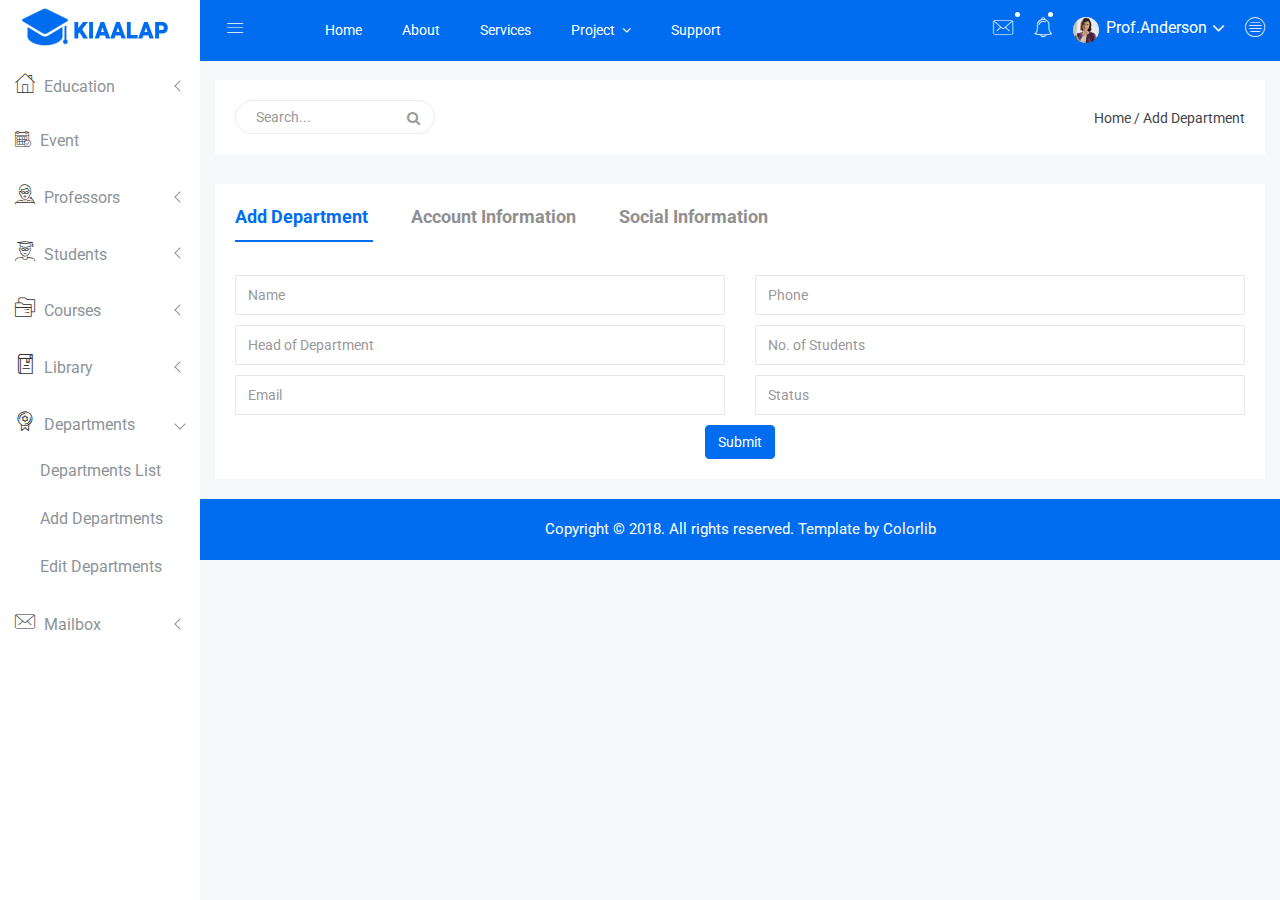
<file: add-department.html>
<!doctype html>
<html class="no-js" lang="en">

<head>
    <meta charset="utf-8">
    <meta http-equiv="x-ua-compatible" content="ie=edge">
    <title>Add Department | Kiaalap - Kiaalap Admin Template</title>
    <meta name="description" content="">
    <meta name="viewport" content="width=device-width, initial-scale=1">
    <!-- favicon
		============================================ -->
    <link rel="shortcut icon" type="image/x-icon" href="img/favicon.ico">
    <!-- Google Fonts
		============================================ -->
    <link href="https://fonts.googleapis.com/css?family=Roboto:100,300,400,700,900" rel="stylesheet">
    <!-- Bootstrap CSS
		============================================ -->
    <link rel="stylesheet" href="css/bootstrap.min.css">
    <!-- Bootstrap CSS
		============================================ -->
    <link rel="stylesheet" href="css/font-awesome.min.css">
    <!-- owl.carousel CSS
		============================================ -->
    <link rel="stylesheet" href="css/owl.carousel.css">
    <link rel="stylesheet" href="css/owl.theme.css">
    <link rel="stylesheet" href="css/owl.transitions.css">
    <!-- animate CSS
		============================================ -->
    <link rel="stylesheet" href="css/animate.css">
    <!-- normalize CSS
		============================================ -->
    <link rel="stylesheet" href="css/normalize.css">
    <!-- meanmenu icon CSS
		============================================ -->
    <link rel="stylesheet" href="css/meanmenu.min.css">
    <!-- main CSS
		============================================ -->
    <link rel="stylesheet" href="css/main.css">
    <!-- educate icon CSS
		============================================ -->
    <link rel="stylesheet" href="css/educate-custon-icon.css">
    <!-- morrisjs CSS
		============================================ -->
    <link rel="stylesheet" href="css/morrisjs/morris.css">
    <!-- mCustomScrollbar CSS
		============================================ -->
    <link rel="stylesheet" href="css/scrollbar/jquery.mCustomScrollbar.min.css">
    <!-- metisMenu CSS
		============================================ -->
    <link rel="stylesheet" href="css/metisMenu/metisMenu.min.css">
    <link rel="stylesheet" href="css/metisMenu/metisMenu-vertical.css">
    <!-- calendar CSS
		============================================ -->
    <link rel="stylesheet" href="css/calendar/fullcalendar.min.css">
    <link rel="stylesheet" href="css/calendar/fullcalendar.print.min.css">
    <!-- forms CSS
		============================================ -->
    <link rel="stylesheet" href="css/form/all-type-forms.css">
    <!-- style CSS
		============================================ -->
    <link rel="stylesheet" href="style.css">
    <!-- responsive CSS
		============================================ -->
    <link rel="stylesheet" href="css/responsive.css">
    <!-- modernizr JS
		============================================ -->
    <script src="js/vendor/modernizr-2.8.3.min.js"></script>
</head>

<body>
    <!--[if lt IE 8]>
		<p class="browserupgrade">You are using an <strong>outdated</strong> browser. Please <a href="http://browsehappy.com/">upgrade your browser</a> to improve your experience.</p>
	<![endif]-->
    <!-- Start Left menu area -->
    <div class="left-sidebar-pro">
        <nav id="sidebar" class="">
            <div class="sidebar-header">
                <a href="index.html"><img class="main-logo" src="img/logo/logo.png" alt="" /></a>
                <strong><a href="index.html"><img src="img/logo/logosn.png" alt="" /></a></strong>
            </div>
            <div class="left-custom-menu-adp-wrap comment-scrollbar">
                <nav class="sidebar-nav left-sidebar-menu-pro">
                    <ul class="metismenu" id="menu1">
                        <li>
                            <a class="has-arrow" href="index.html">
								   <span class="educate-icon educate-home icon-wrap"></span>
								   <span class="mini-click-non">Education</span>
								</a>
                            <ul class="submenu-angle" aria-expanded="true">
                                <li><a title="Dashboard v.1" href="index.html"><span class="mini-sub-pro">Dashboard v.1</span></a></li>
                                <li><a title="Dashboard v.2" href="index-1.html"><span class="mini-sub-pro">Dashboard v.2</span></a></li>
                                <li><a title="Dashboard v.3" href="index-2.html"><span class="mini-sub-pro">Dashboard v.3</span></a></li>
                                <li><a title="Analytics" href="analytics.html"><span class="mini-sub-pro">Analytics</span></a></li>
                                <li><a title="Widgets" href="widgets.html"><span class="mini-sub-pro">Widgets</span></a></li>
                            </ul>
                        </li>
                        <li>
                            <a title="Landing Page" href="events.html" aria-expanded="false"><span class="educate-icon educate-event icon-wrap sub-icon-mg" aria-hidden="true"></span> <span class="mini-click-non">Event</span></a>
                        </li>
                        <li>
                            <a class="has-arrow" href="all-professors.html" aria-expanded="false"><span class="educate-icon educate-professor icon-wrap"></span> <span class="mini-click-non">Professors</span></a>
                            <ul class="submenu-angle" aria-expanded="false">
                                <li><a title="All Professors" href="all-professors.html"><span class="mini-sub-pro">All Professors</span></a></li>
                                <li><a title="Add Professor" href="add-professor.html"><span class="mini-sub-pro">Add Professor</span></a></li>
                                <li><a title="Edit Professor" href="edit-professor.html"><span class="mini-sub-pro">Edit Professor</span></a></li>
                                <li><a title="Professor Profile" href="professor-profile.html"><span class="mini-sub-pro">Professor Profile</span></a></li>
                            </ul>
                        </li>
                        <li>
                            <a class="has-arrow" href="all-students.html" aria-expanded="false"><span class="educate-icon educate-student icon-wrap"></span> <span class="mini-click-non">Students</span></a>
                            <ul class="submenu-angle" aria-expanded="false">
                                <li><a title="All Students" href="all-students.html"><span class="mini-sub-pro">All Students</span></a></li>
                                <li><a title="Add Students" href="add-student.html"><span class="mini-sub-pro">Add Student</span></a></li>
                                <li><a title="Edit Students" href="edit-student.html"><span class="mini-sub-pro">Edit Student</span></a></li>
                                <li><a title="Students Profile" href="student-profile.html"><span class="mini-sub-pro">Student Profile</span></a></li>
                            </ul>
                        </li>
                        <li>
                            <a class="has-arrow" href="all-courses.html" aria-expanded="false"><span class="educate-icon educate-course icon-wrap"></span> <span class="mini-click-non">Courses</span></a>
                            <ul class="submenu-angle" aria-expanded="false">
                                <li><a title="All Courses" href="all-courses.html"><span class="mini-sub-pro">All Courses</span></a></li>
                                <li><a title="Add Courses" href="add-course.html"><span class="mini-sub-pro">Add Course</span></a></li>
                                <li><a title="Edit Courses" href="edit-course.html"><span class="mini-sub-pro">Edit Course</span></a></li>
                                <li><a title="Courses Profile" href="course-info.html"><span class="mini-sub-pro">Courses Info</span></a></li>
                                <li><a title="course Payment" href="course-payment.html"><span class="mini-sub-pro">Courses Payment</span></a></li>
                            </ul>
                        </li>
                        <li>
                            <a class="has-arrow" href="all-courses.html" aria-expanded="false"><span class="educate-icon educate-library icon-wrap"></span> <span class="mini-click-non">Library</span></a>
                            <ul class="submenu-angle" aria-expanded="false">
                                <li><a title="All Library" href="library-assets.html"><span class="mini-sub-pro">Library Assets</span></a></li>
                                <li><a title="Add Library" href="add-library-assets.html"><span class="mini-sub-pro">Add Library Asset</span></a></li>
                                <li><a title="Edit Library" href="edit-library-assets.html"><span class="mini-sub-pro">Edit Library Asset</span></a></li>
                            </ul>
                        </li>
                        <li class="active">
                            <a class="has-arrow" href="all-courses.html" aria-expanded="false"><span class="educate-icon educate-department icon-wrap"></span> <span class="mini-click-non">Departments</span></a>
                            <ul class="submenu-angle" aria-expanded="false">
                                <li><a title="Departments List" href="departments.html"><span class="mini-sub-pro">Departments List</span></a></li>
                                <li><a title="Add Departments" href="add-department.html"><span class="mini-sub-pro">Add Departments</span></a></li>
                                <li><a title="Edit Departments" href="edit-department.html"><span class="mini-sub-pro">Edit Departments</span></a></li>
                            </ul>
                        </li>
                        <li>
                            <a class="has-arrow" href="mailbox.html" aria-expanded="false"><span class="educate-icon educate-message icon-wrap"></span> <span class="mini-click-non">Mailbox</span></a>
                            <ul class="submenu-angle" aria-expanded="false">
                                <li><a title="Inbox" href="mailbox.html"><span class="mini-sub-pro">Inbox</span></a></li>
                                <li><a title="View Mail" href="mailbox-view.html"><span class="mini-sub-pro">View Mail</span></a></li>
                                <li><a title="Compose Mail" href="mailbox-compose.html"><span class="mini-sub-pro">Compose Mail</span></a></li>
                            </ul>
                        </li>
                        <li>
                            <a class="has-arrow" href="mailbox.html" aria-expanded="false"><span class="educate-icon educate-interface icon-wrap"></span> <span class="mini-click-non">Interface</span></a>
                            <ul class="submenu-angle interface-mini-nb-dp" aria-expanded="false">
                                <li><a title="Google Map" href="google-map.html"><span class="mini-sub-pro">Google Map</span></a></li>
                                <li><a title="Data Maps" href="data-maps.html"><span class="mini-sub-pro">Data Maps</span></a></li>
                                <li><a title="Pdf Viewer" href="pdf-viewer.html"><span class="mini-sub-pro">Pdf Viewer</span></a></li>
                                <li><a title="X-Editable" href="x-editable.html"><span class="mini-sub-pro">X-Editable</span></a></li>
                                <li><a title="Code Editor" href="code-editor.html"><span class="mini-sub-pro">Code Editor</span></a></li>
                                <li><a title="Tree View" href="tree-view.html"><span class="mini-sub-pro">Tree View</span></a></li>
                                <li><a title="Preloader" href="preloader.html"><span class="mini-sub-pro">Preloader</span></a></li>
                                <li><a title="Images Cropper" href="images-cropper.html"><span class="mini-sub-pro">Images Cropper</span></a></li>
                            </ul>
                        </li>
                        <li>
                            <a class="has-arrow" href="mailbox.html" aria-expanded="false"><span class="educate-icon educate-charts icon-wrap"></span> <span class="mini-click-non">Charts</span></a>
                            <ul class="submenu-angle chart-mini-nb-dp" aria-expanded="false">
                                <li><a title="Bar Charts" href="bar-charts.html"><span class="mini-sub-pro">Bar Charts</span></a></li>
                                <li><a title="Line Charts" href="line-charts.html"><span class="mini-sub-pro">Line Charts</span></a></li>
                                <li><a title="Area Charts" href="area-charts.html"><span class="mini-sub-pro">Area Charts</span></a></li>
                                <li><a title="Rounded Charts" href="rounded-chart.html"><span class="mini-sub-pro">Rounded Charts</span></a></li>
                                <li><a title="C3 Charts" href="c3.html"><span class="mini-sub-pro">C3 Charts</span></a></li>
                                <li><a title="Sparkline Charts" href="sparkline.html"><span class="mini-sub-pro">Sparkline Charts</span></a></li>
                                <li><a title="Peity Charts" href="peity.html"><span class="mini-sub-pro">Peity Charts</span></a></li>
                            </ul>
                        </li>
                        <li>
                            <a class="has-arrow" href="mailbox.html" aria-expanded="false"><span class="educate-icon educate-data-table icon-wrap"></span> <span class="mini-click-non">Data Tables</span></a>
                            <ul class="submenu-angle" aria-expanded="false">
                                <li><a title="Peity Charts" href="static-table.html"><span class="mini-sub-pro">Static Table</span></a></li>
                                <li><a title="Data Table" href="data-table.html"><span class="mini-sub-pro">Data Table</span></a></li>
                            </ul>
                        </li>
                        <li>
                            <a class="has-arrow" href="mailbox.html" aria-expanded="false"><span class="educate-icon educate-form icon-wrap"></span> <span class="mini-click-non">Forms Elements</span></a>
                            <ul class="submenu-angle form-mini-nb-dp" aria-expanded="false">
                                <li><a title="Basic Form Elements" href="basic-form-element.html"><span class="mini-sub-pro">Bc Form Elements</span></a></li>
                                <li><a title="Advance Form Elements" href="advance-form-element.html"><span class="mini-sub-pro">Ad Form Elements</span></a></li>
                                <li><a title="Password Meter" href="password-meter.html"><span class="mini-sub-pro">Password Meter</span></a></li>
                                <li><a title="Multi Upload" href="multi-upload.html"><span class="mini-sub-pro">Multi Upload</span></a></li>
                                <li><a title="Text Editor" href="tinymc.html"><span class="mini-sub-pro">Text Editor</span></a></li>
                                <li><a title="Dual List Box" href="dual-list-box.html"><span class="mini-sub-pro">Dual List Box</span></a></li>
                            </ul>
                        </li>
                        <li>
                            <a class="has-arrow" href="mailbox.html" aria-expanded="false"><span class="educate-icon educate-apps icon-wrap"></span> <span class="mini-click-non">App views</span></a>
                            <ul class="submenu-angle app-mini-nb-dp" aria-expanded="false">
                                <li><a title="Notifications" href="notifications.html"><span class="mini-sub-pro">Notifications</span></a></li>
                                <li><a title="Alerts" href="alerts.html"><span class="mini-sub-pro">Alerts</span></a></li>
                                <li><a title="Modals" href="modals.html"><span class="mini-sub-pro">Modals</span></a></li>
                                <li><a title="Buttons" href="buttons.html"><span class="mini-sub-pro">Buttons</span></a></li>
                                <li><a title="Tabs" href="tabs.html"><span class="mini-sub-pro">Tabs</span></a></li>
                                <li><a title="Accordion" href="accordion.html"><span class="mini-sub-pro">Accordion</span></a></li>
                            </ul>
                        </li>
                        <li id="removable">
                            <a class="has-arrow" href="#" aria-expanded="false"><span class="educate-icon educate-pages icon-wrap"></span> <span class="mini-click-non">Pages</span></a>
                            <ul class="submenu-angle page-mini-nb-dp" aria-expanded="false">
                                <li><a title="Login" href="login.html"><span class="mini-sub-pro">Login</span></a></li>
                                <li><a title="Register" href="register.html"><span class="mini-sub-pro">Register</span></a></li>
                                <li><a title="Lock" href="lock.html"><span class="mini-sub-pro">Lock</span></a></li>
                                <li><a title="Password Recovery" href="password-recovery.html"><span class="mini-sub-pro">Password Recovery</span></a></li>
                                <li><a title="404 Page" href="404.html"><span class="mini-sub-pro">404 Page</span></a></li>
                                <li><a title="500 Page" href="500.html"><span class="mini-sub-pro">500 Page</span></a></li>
                            </ul>
                        </li>
                    </ul>
                </nav>
            </div>
        </nav>
    </div>
    <!-- End Left menu area -->
    <!-- Start Welcome area -->
    <div class="all-content-wrapper">
        <div class="container-fluid">
            <div class="row">
                <div class="col-lg-12 col-md-12 col-sm-12 col-xs-12">
                    <div class="logo-pro">
                        <a href="index.html"><img class="main-logo" src="img/logo/logo.png" alt="" /></a>
                    </div>
                </div>
            </div>
        </div>
        <div class="header-advance-area">
            <div class="header-top-area">
                <div class="container-fluid">
                    <div class="row">
                        <div class="col-lg-12 col-md-12 col-sm-12 col-xs-12">
                            <div class="header-top-wraper">
                                <div class="row">
                                    <div class="col-lg-1 col-md-0 col-sm-1 col-xs-12">
                                        <div class="menu-switcher-pro">
                                            <button type="button" id="sidebarCollapse" class="btn bar-button-pro header-drl-controller-btn btn-info navbar-btn">
													<i class="educate-icon educate-nav"></i>
												</button>
                                        </div>
                                    </div>
                                    <div class="col-lg-6 col-md-7 col-sm-6 col-xs-12">
                                        <div class="header-top-menu tabl-d-n">
                                            <ul class="nav navbar-nav mai-top-nav">
                                                <li class="nav-item"><a href="#" class="nav-link">Home</a>
                                                </li>
                                                <li class="nav-item"><a href="#" class="nav-link">About</a>
                                                </li>
                                                <li class="nav-item"><a href="#" class="nav-link">Services</a>
                                                </li>
                                                <li class="nav-item dropdown res-dis-nn">
                                                    <a href="#" data-toggle="dropdown" role="button" aria-expanded="false" class="nav-link dropdown-toggle">Project <span class="angle-down-topmenu"><i class="fa fa-angle-down"></i></span></a>
                                                    <div role="menu" class="dropdown-menu animated zoomIn">
                                                        <a href="#" class="dropdown-item">Documentation</a>
                                                        <a href="#" class="dropdown-item">Expert Backend</a>
                                                        <a href="#" class="dropdown-item">Expert FrontEnd</a>
                                                        <a href="#" class="dropdown-item">Contact Support</a>
                                                    </div>
                                                </li>
                                                <li class="nav-item"><a href="#" class="nav-link">Support</a>
                                                </li>
                                            </ul>
                                        </div>
                                    </div>
                                    <div class="col-lg-5 col-md-5 col-sm-12 col-xs-12">
                                        <div class="header-right-info">
                                            <ul class="nav navbar-nav mai-top-nav header-right-menu">
                                                <li class="nav-item dropdown">
                                                    <a href="#" data-toggle="dropdown" role="button" aria-expanded="false" class="nav-link dropdown-toggle"><i class="educate-icon educate-message edu-chat-pro" aria-hidden="true"></i><span class="indicator-ms"></span></a>
                                                    <div role="menu" class="author-message-top dropdown-menu animated zoomIn">
                                                        <div class="message-single-top">
                                                            <h1>Message</h1>
                                                        </div>
                                                        <ul class="message-menu">
                                                            <li>
                                                                <a href="#">
                                                                    <div class="message-img">
                                                                        <img src="img/contact/1.jpg" alt="">
                                                                    </div>
                                                                    <div class="message-content">
                                                                        <span class="message-date">16 Sept</span>
                                                                        <h2>Advanda Cro</h2>
                                                                        <p>Please done this project as soon possible.</p>
                                                                    </div>
                                                                </a>
                                                            </li>
                                                            <li>
                                                                <a href="#">
                                                                    <div class="message-img">
                                                                        <img src="img/contact/4.jpg" alt="">
                                                                    </div>
                                                                    <div class="message-content">
                                                                        <span class="message-date">16 Sept</span>
                                                                        <h2>Sulaiman din</h2>
                                                                        <p>Please done this project as soon possible.</p>
                                                                    </div>
                                                                </a>
                                                            </li>
                                                            <li>
                                                                <a href="#">
                                                                    <div class="message-img">
                                                                        <img src="img/contact/3.jpg" alt="">
                                                                    </div>
                                                                    <div class="message-content">
                                                                        <span class="message-date">16 Sept</span>
                                                                        <h2>Victor Jara</h2>
                                                                        <p>Please done this project as soon possible.</p>
                                                                    </div>
                                                                </a>
                                                            </li>
                                                            <li>
                                                                <a href="#">
                                                                    <div class="message-img">
                                                                        <img src="img/contact/2.jpg" alt="">
                                                                    </div>
                                                                    <div class="message-content">
                                                                        <span class="message-date">16 Sept</span>
                                                                        <h2>Victor Jara</h2>
                                                                        <p>Please done this project as soon possible.</p>
                                                                    </div>
                                                                </a>
                                                            </li>
                                                        </ul>
                                                        <div class="message-view">
                                                            <a href="#">View All Messages</a>
                                                        </div>
                                                    </div>
                                                </li>
                                                <li class="nav-item"><a href="#" data-toggle="dropdown" role="button" aria-expanded="false" class="nav-link dropdown-toggle"><i class="educate-icon educate-bell" aria-hidden="true"></i><span class="indicator-nt"></span></a>
                                                    <div role="menu" class="notification-author dropdown-menu animated zoomIn">
                                                        <div class="notification-single-top">
                                                            <h1>Notifications</h1>
                                                        </div>
                                                        <ul class="notification-menu">
                                                            <li>
                                                                <a href="#">
                                                                    <div class="notification-icon">
                                                                        <i class="educate-icon educate-checked edu-checked-pro admin-check-pro" aria-hidden="true"></i>
                                                                    </div>
                                                                    <div class="notification-content">
                                                                        <span class="notification-date">16 Sept</span>
                                                                        <h2>Advanda Cro</h2>
                                                                        <p>Please done this project as soon possible.</p>
                                                                    </div>
                                                                </a>
                                                            </li>
                                                            <li>
                                                                <a href="#">
                                                                    <div class="notification-icon">
                                                                        <i class="fa fa-cloud edu-cloud-computing-down" aria-hidden="true"></i>
                                                                    </div>
                                                                    <div class="notification-content">
                                                                        <span class="notification-date">16 Sept</span>
                                                                        <h2>Sulaiman din</h2>
                                                                        <p>Please done this project as soon possible.</p>
                                                                    </div>
                                                                </a>
                                                            </li>
                                                            <li>
                                                                <a href="#">
                                                                    <div class="notification-icon">
                                                                        <i class="fa fa-eraser edu-shield" aria-hidden="true"></i>
                                                                    </div>
                                                                    <div class="notification-content">
                                                                        <span class="notification-date">16 Sept</span>
                                                                        <h2>Victor Jara</h2>
                                                                        <p>Please done this project as soon possible.</p>
                                                                    </div>
                                                                </a>
                                                            </li>
                                                            <li>
                                                                <a href="#">
                                                                    <div class="notification-icon">
                                                                        <i class="fa fa-line-chart edu-analytics-arrow" aria-hidden="true"></i>
                                                                    </div>
                                                                    <div class="notification-content">
                                                                        <span class="notification-date">16 Sept</span>
                                                                        <h2>Victor Jara</h2>
                                                                        <p>Please done this project as soon possible.</p>
                                                                    </div>
                                                                </a>
                                                            </li>
                                                        </ul>
                                                        <div class="notification-view">
                                                            <a href="#">View All Notification</a>
                                                        </div>
                                                    </div>
                                                </li>
                                                <li class="nav-item">
                                                    <a href="#" data-toggle="dropdown" role="button" aria-expanded="false" class="nav-link dropdown-toggle">
															<img src="img/product/pro4.jpg" alt="" />
															<span class="admin-name">Prof.Anderson</span>
															<i class="fa fa-angle-down edu-icon edu-down-arrow"></i>
														</a>
                                                    <ul role="menu" class="dropdown-header-top author-log dropdown-menu animated zoomIn">
                                                        <li><a href="#"><span class="edu-icon edu-home-admin author-log-ic"></span>My Account</a>
                                                        </li>
                                                        <li><a href="#"><span class="edu-icon edu-user-rounded author-log-ic"></span>My Profile</a>
                                                        </li>
                                                        <li><a href="#"><span class="edu-icon edu-money author-log-ic"></span>User Billing</a>
                                                        </li>
                                                        <li><a href="#"><span class="edu-icon edu-settings author-log-ic"></span>Settings</a>
                                                        </li>
                                                        <li><a href="#"><span class="edu-icon edu-locked author-log-ic"></span>Log Out</a>
                                                        </li>
                                                    </ul>
                                                </li>
                                                <li class="nav-item nav-setting-open"><a href="#" data-toggle="dropdown" role="button" aria-expanded="false" class="nav-link dropdown-toggle"><i class="educate-icon educate-menu"></i></a>

                                                    <div role="menu" class="admintab-wrap menu-setting-wrap menu-setting-wrap-bg dropdown-menu animated zoomIn">
                                                        <ul class="nav nav-tabs custon-set-tab">
                                                            <li class="active"><a data-toggle="tab" href="#Notes">Notes</a>
                                                            </li>
                                                            <li><a data-toggle="tab" href="#Projects">Projects</a>
                                                            </li>
                                                            <li><a data-toggle="tab" href="#Settings">Settings</a>
                                                            </li>
                                                        </ul>

                                                        <div class="tab-content custom-bdr-nt">
                                                            <div id="Notes" class="tab-pane fade in active">
                                                                <div class="notes-area-wrap">
                                                                    <div class="note-heading-indicate">
                                                                        <h2><i class="fa fa-comments-o"></i> Latest Notes</h2>
                                                                        <p>You have 10 new message.</p>
                                                                    </div>
                                                                    <div class="notes-list-area notes-menu-scrollbar">
                                                                        <ul class="notes-menu-list">
                                                                            <li>
                                                                                <a href="#">
                                                                                    <div class="notes-list-flow">
                                                                                        <div class="notes-img">
                                                                                            <img src="img/contact/4.jpg" alt="" />
                                                                                        </div>
                                                                                        <div class="notes-content">
                                                                                            <p> The point of using Lorem Ipsum is that it has a more-or-less normal.</p>
                                                                                            <span>Yesterday 2:45 pm</span>
                                                                                        </div>
                                                                                    </div>
                                                                                </a>
                                                                            </li>
                                                                            <li>
                                                                                <a href="#">
                                                                                    <div class="notes-list-flow">
                                                                                        <div class="notes-img">
                                                                                            <img src="img/contact/1.jpg" alt="" />
                                                                                        </div>
                                                                                        <div class="notes-content">
                                                                                            <p> The point of using Lorem Ipsum is that it has a more-or-less normal.</p>
                                                                                            <span>Yesterday 2:45 pm</span>
                                                                                        </div>
                                                                                    </div>
                                                                                </a>
                                                                            </li>
                                                                            <li>
                                                                                <a href="#">
                                                                                    <div class="notes-list-flow">
                                                                                        <div class="notes-img">
                                                                                            <img src="img/contact/2.jpg" alt="" />
                                                                                        </div>
                                                                                        <div class="notes-content">
                                                                                            <p> The point of using Lorem Ipsum is that it has a more-or-less normal.</p>
                                                                                            <span>Yesterday 2:45 pm</span>
                                                                                        </div>
                                                                                    </div>
                                                                                </a>
                                                                            </li>
                                                                            <li>
                                                                                <a href="#">
                                                                                    <div class="notes-list-flow">
                                                                                        <div class="notes-img">
                                                                                            <img src="img/contact/3.jpg" alt="" />
                                                                                        </div>
                                                                                        <div class="notes-content">
                                                                                            <p> The point of using Lorem Ipsum is that it has a more-or-less normal.</p>
                                                                                            <span>Yesterday 2:45 pm</span>
                                                                                        </div>
                                                                                    </div>
                                                                                </a>
                                                                            </li>
                                                                            <li>
                                                                                <a href="#">
                                                                                    <div class="notes-list-flow">
                                                                                        <div class="notes-img">
                                                                                            <img src="img/contact/4.jpg" alt="" />
                                                                                        </div>
                                                                                        <div class="notes-content">
                                                                                            <p> The point of using Lorem Ipsum is that it has a more-or-less normal.</p>
                                                                                            <span>Yesterday 2:45 pm</span>
                                                                                        </div>
                                                                                    </div>
                                                                                </a>
                                                                            </li>
                                                                            <li>
                                                                                <a href="#">
                                                                                    <div class="notes-list-flow">
                                                                                        <div class="notes-img">
                                                                                            <img src="img/contact/1.jpg" alt="" />
                                                                                        </div>
                                                                                        <div class="notes-content">
                                                                                            <p> The point of using Lorem Ipsum is that it has a more-or-less normal.</p>
                                                                                            <span>Yesterday 2:45 pm</span>
                                                                                        </div>
                                                                                    </div>
                                                                                </a>
                                                                            </li>
                                                                            <li>
                                                                                <a href="#">
                                                                                    <div class="notes-list-flow">
                                                                                        <div class="notes-img">
                                                                                            <img src="img/contact/2.jpg" alt="" />
                                                                                        </div>
                                                                                        <div class="notes-content">
                                                                                            <p> The point of using Lorem Ipsum is that it has a more-or-less normal.</p>
                                                                                            <span>Yesterday 2:45 pm</span>
                                                                                        </div>
                                                                                    </div>
                                                                                </a>
                                                                            </li>
                                                                            <li>
                                                                                <a href="#">
                                                                                    <div class="notes-list-flow">
                                                                                        <div class="notes-img">
                                                                                            <img src="img/contact/1.jpg" alt="" />
                                                                                        </div>
                                                                                        <div class="notes-content">
                                                                                            <p> The point of using Lorem Ipsum is that it has a more-or-less normal.</p>
                                                                                            <span>Yesterday 2:45 pm</span>
                                                                                        </div>
                                                                                    </div>
                                                                                </a>
                                                                            </li>
                                                                            <li>
                                                                                <a href="#">
                                                                                    <div class="notes-list-flow">
                                                                                        <div class="notes-img">
                                                                                            <img src="img/contact/2.jpg" alt="" />
                                                                                        </div>
                                                                                        <div class="notes-content">
                                                                                            <p> The point of using Lorem Ipsum is that it has a more-or-less normal.</p>
                                                                                            <span>Yesterday 2:45 pm</span>
                                                                                        </div>
                                                                                    </div>
                                                                                </a>
                                                                            </li>
                                                                            <li>
                                                                                <a href="#">
                                                                                    <div class="notes-list-flow">
                                                                                        <div class="notes-img">
                                                                                            <img src="img/contact/3.jpg" alt="" />
                                                                                        </div>
                                                                                        <div class="notes-content">
                                                                                            <p> The point of using Lorem Ipsum is that it has a more-or-less normal.</p>
                                                                                            <span>Yesterday 2:45 pm</span>
                                                                                        </div>
                                                                                    </div>
                                                                                </a>
                                                                            </li>
                                                                        </ul>
                                                                    </div>
                                                                </div>
                                                            </div>
                                                            <div id="Projects" class="tab-pane fade">
                                                                <div class="projects-settings-wrap">
                                                                    <div class="note-heading-indicate">
                                                                        <h2><i class="fa fa-cube"></i> Latest projects</h2>
                                                                        <p> You have 20 projects. 5 not completed.</p>
                                                                    </div>
                                                                    <div class="project-st-list-area project-st-menu-scrollbar">
                                                                        <ul class="projects-st-menu-list">
                                                                            <li>
                                                                                <a href="#">
                                                                                    <div class="project-list-flow">
                                                                                        <div class="projects-st-heading">
                                                                                            <h2>Web Development</h2>
                                                                                            <p> The point of using Lorem Ipsum is that it has a more or less normal.</p>
                                                                                            <span class="project-st-time">1 hours ago</span>
                                                                                        </div>
                                                                                        <div class="projects-st-content">
                                                                                            <p>Completion with: 28%</p>
                                                                                            <div class="progress progress-mini">
                                                                                                <div style="width: 28%;" class="progress-bar progress-bar-danger hd-tp-1"></div>
                                                                                            </div>
                                                                                            <p>Project end: 4:00 pm - 12.06.2014</p>
                                                                                        </div>
                                                                                    </div>
                                                                                </a>
                                                                            </li>
                                                                            <li>
                                                                                <a href="#">
                                                                                    <div class="project-list-flow">
                                                                                        <div class="projects-st-heading">
                                                                                            <h2>Software Development</h2>
                                                                                            <p> The point of using Lorem Ipsum is that it has a more or less normal.</p>
                                                                                            <span class="project-st-time">2 hours ago</span>
                                                                                        </div>
                                                                                        <div class="projects-st-content project-rating-cl">
                                                                                            <p>Completion with: 68%</p>
                                                                                            <div class="progress progress-mini">
                                                                                                <div style="width: 68%;" class="progress-bar hd-tp-2"></div>
                                                                                            </div>
                                                                                            <p>Project end: 4:00 pm - 12.06.2014</p>
                                                                                        </div>
                                                                                    </div>
                                                                                </a>
                                                                            </li>
                                                                            <li>
                                                                                <a href="#">
                                                                                    <div class="project-list-flow">
                                                                                        <div class="projects-st-heading">
                                                                                            <h2>Graphic Design</h2>
                                                                                            <p> The point of using Lorem Ipsum is that it has a more or less normal.</p>
                                                                                            <span class="project-st-time">3 hours ago</span>
                                                                                        </div>
                                                                                        <div class="projects-st-content">
                                                                                            <p>Completion with: 78%</p>
                                                                                            <div class="progress progress-mini">
                                                                                                <div style="width: 78%;" class="progress-bar hd-tp-3"></div>
                                                                                            </div>
                                                                                            <p>Project end: 4:00 pm - 12.06.2014</p>
                                                                                        </div>
                                                                                    </div>
                                                                                </a>
                                                                            </li>
                                                                            <li>
                                                                                <a href="#">
                                                                                    <div class="project-list-flow">
                                                                                        <div class="projects-st-heading">
                                                                                            <h2>Web Design</h2>
                                                                                            <p> The point of using Lorem Ipsum is that it has a more or less normal.</p>
                                                                                            <span class="project-st-time">4 hours ago</span>
                                                                                        </div>
                                                                                        <div class="projects-st-content project-rating-cl2">
                                                                                            <p>Completion with: 38%</p>
                                                                                            <div class="progress progress-mini">
                                                                                                <div style="width: 38%;" class="progress-bar progress-bar-danger hd-tp-4"></div>
                                                                                            </div>
                                                                                            <p>Project end: 4:00 pm - 12.06.2014</p>
                                                                                        </div>
                                                                                    </div>
                                                                                </a>
                                                                            </li>
                                                                            <li>
                                                                                <a href="#">
                                                                                    <div class="project-list-flow">
                                                                                        <div class="projects-st-heading">
                                                                                            <h2>Business Card</h2>
                                                                                            <p> The point of using Lorem Ipsum is that it has a more or less normal.</p>
                                                                                            <span class="project-st-time">5 hours ago</span>
                                                                                        </div>
                                                                                        <div class="projects-st-content">
                                                                                            <p>Completion with: 28%</p>
                                                                                            <div class="progress progress-mini">
                                                                                                <div style="width: 28%;" class="progress-bar progress-bar-danger hd-tp-5"></div>
                                                                                            </div>
                                                                                            <p>Project end: 4:00 pm - 12.06.2014</p>
                                                                                        </div>
                                                                                    </div>
                                                                                </a>
                                                                            </li>
                                                                            <li>
                                                                                <a href="#">
                                                                                    <div class="project-list-flow">
                                                                                        <div class="projects-st-heading">
                                                                                            <h2>Ecommerce Business</h2>
                                                                                            <p> The point of using Lorem Ipsum is that it has a more or less normal.</p>
                                                                                            <span class="project-st-time">6 hours ago</span>
                                                                                        </div>
                                                                                        <div class="projects-st-content project-rating-cl">
                                                                                            <p>Completion with: 68%</p>
                                                                                            <div class="progress progress-mini">
                                                                                                <div style="width: 68%;" class="progress-bar hd-tp-6"></div>
                                                                                            </div>
                                                                                            <p>Project end: 4:00 pm - 12.06.2014</p>
                                                                                        </div>
                                                                                    </div>
                                                                                </a>
                                                                            </li>
                                                                            <li>
                                                                                <a href="#">
                                                                                    <div class="project-list-flow">
                                                                                        <div class="projects-st-heading">
                                                                                            <h2>Woocommerce Plugin</h2>
                                                                                            <p> The point of using Lorem Ipsum is that it has a more or less normal.</p>
                                                                                            <span class="project-st-time">7 hours ago</span>
                                                                                        </div>
                                                                                        <div class="projects-st-content">
                                                                                            <p>Completion with: 78%</p>
                                                                                            <div class="progress progress-mini">
                                                                                                <div style="width: 78%;" class="progress-bar"></div>
                                                                                            </div>
                                                                                            <p>Project end: 4:00 pm - 12.06.2014</p>
                                                                                        </div>
                                                                                    </div>
                                                                                </a>
                                                                            </li>
                                                                            <li>
                                                                                <a href="#">
                                                                                    <div class="project-list-flow">
                                                                                        <div class="projects-st-heading">
                                                                                            <h2>Wordpress Theme</h2>
                                                                                            <p> The point of using Lorem Ipsum is that it has a more or less normal.</p>
                                                                                            <span class="project-st-time">9 hours ago</span>
                                                                                        </div>
                                                                                        <div class="projects-st-content project-rating-cl2">
                                                                                            <p>Completion with: 38%</p>
                                                                                            <div class="progress progress-mini">
                                                                                                <div style="width: 38%;" class="progress-bar progress-bar-danger"></div>
                                                                                            </div>
                                                                                            <p>Project end: 4:00 pm - 12.06.2014</p>
                                                                                        </div>
                                                                                    </div>
                                                                                </a>
                                                                            </li>
                                                                        </ul>
                                                                    </div>
                                                                </div>
                                                            </div>
                                                            <div id="Settings" class="tab-pane fade">
                                                                <div class="setting-panel-area">
                                                                    <div class="note-heading-indicate">
                                                                        <h2><i class="fa fa-gears"></i> Settings Panel</h2>
                                                                        <p> You have 20 Settings. 5 not completed.</p>
                                                                    </div>
                                                                    <ul class="setting-panel-list">
                                                                        <li>
                                                                            <div class="checkbox-setting-pro">
                                                                                <div class="checkbox-title-pro">
                                                                                    <h2>Show notifications</h2>
                                                                                    <div class="ts-custom-check">
                                                                                        <div class="onoffswitch">
                                                                                            <input type="checkbox" name="collapsemenu" class="onoffswitch-checkbox" id="example">
                                                                                            <label class="onoffswitch-label" for="example">
																									<span class="onoffswitch-inner"></span>
																									<span class="onoffswitch-switch"></span>
																								</label>
                                                                                        </div>
                                                                                    </div>
                                                                                </div>
                                                                            </div>
                                                                        </li>
                                                                        <li>
                                                                            <div class="checkbox-setting-pro">
                                                                                <div class="checkbox-title-pro">
                                                                                    <h2>Disable Chat</h2>
                                                                                    <div class="ts-custom-check">
                                                                                        <div class="onoffswitch">
                                                                                            <input type="checkbox" name="collapsemenu" class="onoffswitch-checkbox" id="example3">
                                                                                            <label class="onoffswitch-label" for="example3">
																									<span class="onoffswitch-inner"></span>
																									<span class="onoffswitch-switch"></span>
																								</label>
                                                                                        </div>
                                                                                    </div>
                                                                                </div>
                                                                            </div>
                                                                        </li>
                                                                        <li>
                                                                            <div class="checkbox-setting-pro">
                                                                                <div class="checkbox-title-pro">
                                                                                    <h2>Enable history</h2>
                                                                                    <div class="ts-custom-check">
                                                                                        <div class="onoffswitch">
                                                                                            <input type="checkbox" name="collapsemenu" class="onoffswitch-checkbox" id="example4">
                                                                                            <label class="onoffswitch-label" for="example4">
																									<span class="onoffswitch-inner"></span>
																									<span class="onoffswitch-switch"></span>
																								</label>
                                                                                        </div>
                                                                                    </div>
                                                                                </div>
                                                                            </div>
                                                                        </li>
                                                                        <li>
                                                                            <div class="checkbox-setting-pro">
                                                                                <div class="checkbox-title-pro">
                                                                                    <h2>Show charts</h2>
                                                                                    <div class="ts-custom-check">
                                                                                        <div class="onoffswitch">
                                                                                            <input type="checkbox" name="collapsemenu" class="onoffswitch-checkbox" id="example7">
                                                                                            <label class="onoffswitch-label" for="example7">
																									<span class="onoffswitch-inner"></span>
																									<span class="onoffswitch-switch"></span>
																								</label>
                                                                                        </div>
                                                                                    </div>
                                                                                </div>
                                                                            </div>
                                                                        </li>
                                                                        <li>
                                                                            <div class="checkbox-setting-pro">
                                                                                <div class="checkbox-title-pro">
                                                                                    <h2>Update everyday</h2>
                                                                                    <div class="ts-custom-check">
                                                                                        <div class="onoffswitch">
                                                                                            <input type="checkbox" name="collapsemenu" checked="" class="onoffswitch-checkbox" id="example2">
                                                                                            <label class="onoffswitch-label" for="example2">
																									<span class="onoffswitch-inner"></span>
																									<span class="onoffswitch-switch"></span>
																								</label>
                                                                                        </div>
                                                                                    </div>
                                                                                </div>
                                                                            </div>
                                                                        </li>
                                                                        <li>
                                                                            <div class="checkbox-setting-pro">
                                                                                <div class="checkbox-title-pro">
                                                                                    <h2>Global search</h2>
                                                                                    <div class="ts-custom-check">
                                                                                        <div class="onoffswitch">
                                                                                            <input type="checkbox" name="collapsemenu" checked="" class="onoffswitch-checkbox" id="example6">
                                                                                            <label class="onoffswitch-label" for="example6">
																									<span class="onoffswitch-inner"></span>
																									<span class="onoffswitch-switch"></span>
																								</label>
                                                                                        </div>
                                                                                    </div>
                                                                                </div>
                                                                            </div>
                                                                        </li>
                                                                        <li>
                                                                            <div class="checkbox-setting-pro">
                                                                                <div class="checkbox-title-pro">
                                                                                    <h2>Offline users</h2>
                                                                                    <div class="ts-custom-check">
                                                                                        <div class="onoffswitch">
                                                                                            <input type="checkbox" name="collapsemenu" checked="" class="onoffswitch-checkbox" id="example5">
                                                                                            <label class="onoffswitch-label" for="example5">
																									<span class="onoffswitch-inner"></span>
																									<span class="onoffswitch-switch"></span>
																								</label>
                                                                                        </div>
                                                                                    </div>
                                                                                </div>
                                                                            </div>
                                                                        </li>
                                                                    </ul>

                                                                </div>
                                                            </div>
                                                        </div>
                                                    </div>
                                                </li>
                                            </ul>
                                        </div>
                                    </div>
                                </div>
                            </div>
                        </div>
                    </div>
                </div>
            </div>
            <!-- Mobile Menu start -->
            <div class="mobile-menu-area">
                <div class="container">
                    <div class="row">
                        <div class="col-lg-12 col-md-12 col-sm-12 col-xs-12">
                            <div class="mobile-menu">
                                <nav id="dropdown">
                                    <ul class="mobile-menu-nav">
                                        <li><a data-toggle="collapse" data-target="#Charts" href="#">Home <span class="admin-project-icon edu-icon edu-down-arrow"></span></a>
                                            <ul class="collapse dropdown-header-top">
                                                <li><a href="index.html">Dashboard v.1</a></li>
                                                <li><a href="index-1.html">Dashboard v.2</a></li>
                                                <li><a href="index-3.html">Dashboard v.3</a></li>
                                                <li><a href="analytics.html">Analytics</a></li>
                                                <li><a href="widgets.html">Widgets</a></li>
                                            </ul>
                                        </li>
                                        <li><a href="events.html">Event</a></li>
                                        <li><a data-toggle="collapse" data-target="#demoevent" href="#">Professors <span class="admin-project-icon edu-icon edu-down-arrow"></span></a>
                                            <ul id="demoevent" class="collapse dropdown-header-top">
                                                <li><a href="all-professors.html">All Professors</a>
                                                </li>
                                                <li><a href="add-professor.html">Add Professor</a>
                                                </li>
                                                <li><a href="edit-professor.html">Edit Professor</a>
                                                </li>
                                                <li><a href="professor-profile.html">Professor Profile</a>
                                                </li>
                                            </ul>
                                        </li>
                                        <li><a data-toggle="collapse" data-target="#demopro" href="#">Students <span class="admin-project-icon edu-icon edu-down-arrow"></span></a>
                                            <ul id="demopro" class="collapse dropdown-header-top">
                                                <li><a href="all-students.html">All Students</a>
                                                </li>
                                                <li><a href="add-student.html">Add Student</a>
                                                </li>
                                                <li><a href="edit-student.html">Edit Student</a>
                                                </li>
                                                <li><a href="student-profile.html">Student Profile</a>
                                                </li>
                                            </ul>
                                        </li>
                                        <li><a data-toggle="collapse" data-target="#democrou" href="#">Courses <span class="admin-project-icon edu-icon edu-down-arrow"></span></a>
                                            <ul id="democrou" class="collapse dropdown-header-top">
                                                <li><a href="all-courses.html">All Courses</a>
                                                </li>
                                                <li><a href="add-course.html">Add Course</a>
                                                </li>
                                                <li><a href="edit-course.html">Edit Course</a>
                                                </li>
                                                <li><a href="course-profile.html">Courses Info</a>
                                                </li>
                                                <li><a href="course-payment.html">Courses Payment</a>
                                                </li>
                                            </ul>
                                        </li>
                                        <li><a data-toggle="collapse" data-target="#demolibra" href="#">Library <span class="admin-project-icon edu-icon edu-down-arrow"></span></a>
                                            <ul id="demolibra" class="collapse dropdown-header-top">
                                                <li><a href="library-assets.html">Library Assets</a>
                                                </li>
                                                <li><a href="add-library-assets.html">Add Library Asset</a>
                                                </li>
                                                <li><a href="edit-library-assets.html">Edit Library Asset</a>
                                                </li>
                                            </ul>
                                        </li>
                                        <li><a data-toggle="collapse" data-target="#demodepart" href="#">Departments <span class="admin-project-icon edu-icon edu-down-arrow"></span></a>
                                            <ul id="demodepart" class="collapse dropdown-header-top">
                                                <li><a href="departments.html">Departments List</a>
                                                </li>
                                                <li><a href="add-department.html">Add Departments</a>
                                                </li>
                                                <li><a href="edit-department.html">Edit Departments</a>
                                                </li>
                                            </ul>
                                        </li>
                                        <li><a data-toggle="collapse" data-target="#demomi" href="#">Mailbox <span class="admin-project-icon edu-icon edu-down-arrow"></span></a>
                                            <ul id="demomi" class="collapse dropdown-header-top">
                                                <li><a href="mailbox.html">Inbox</a>
                                                </li>
                                                <li><a href="mailbox-view.html">View Mail</a>
                                                </li>
                                                <li><a href="mailbox-compose.html">Compose Mail</a>
                                                </li>
                                            </ul>
                                        </li>
                                        <li><a data-toggle="collapse" data-target="#Miscellaneousmob" href="#">Interface <span class="admin-project-icon edu-icon edu-down-arrow"></span></a>
                                            <ul id="Miscellaneousmob" class="collapse dropdown-header-top">
                                                <li><a href="google-map.html">Google Map</a>
                                                </li>
                                                <li><a href="data-maps.html">Data Maps</a>
                                                </li>
                                                <li><a href="pdf-viewer.html">Pdf Viewer</a>
                                                </li>
                                                <li><a href="x-editable.html">X-Editable</a>
                                                </li>
                                                <li><a href="code-editor.html">Code Editor</a>
                                                </li>
                                                <li><a href="tree-view.html">Tree View</a>
                                                </li>
                                                <li><a href="preloader.html">Preloader</a>
                                                </li>
                                                <li><a href="images-cropper.html">Images Cropper</a>
                                                </li>
                                            </ul>
                                        </li>
                                        <li><a data-toggle="collapse" data-target="#Chartsmob" href="#">Charts <span class="admin-project-icon edu-icon edu-down-arrow"></span></a>
                                            <ul id="Chartsmob" class="collapse dropdown-header-top">
                                                <li><a href="bar-charts.html">Bar Charts</a>
                                                </li>
                                                <li><a href="line-charts.html">Line Charts</a>
                                                </li>
                                                <li><a href="area-charts.html">Area Charts</a>
                                                </li>
                                                <li><a href="rounded-chart.html">Rounded Charts</a>
                                                </li>
                                                <li><a href="c3.html">C3 Charts</a>
                                                </li>
                                                <li><a href="sparkline.html">Sparkline Charts</a>
                                                </li>
                                                <li><a href="peity.html">Peity Charts</a>
                                                </li>
                                            </ul>
                                        </li>
                                        <li><a data-toggle="collapse" data-target="#Tablesmob" href="#">Tables <span class="admin-project-icon edu-icon edu-down-arrow"></span></a>
                                            <ul id="Tablesmob" class="collapse dropdown-header-top">
                                                <li><a href="static-table.html">Static Table</a>
                                                </li>
                                                <li><a href="data-table.html">Data Table</a>
                                                </li>
                                            </ul>
                                        </li>
                                        <li><a data-toggle="collapse" data-target="#formsmob" href="#">Forms <span class="admin-project-icon edu-icon edu-down-arrow"></span></a>
                                            <ul id="formsmob" class="collapse dropdown-header-top">
                                                <li><a href="basic-form-element.html">Basic Form Elements</a>
                                                </li>
                                                <li><a href="advance-form-element.html">Advanced Form Elements</a>
                                                </li>
                                                <li><a href="password-meter.html">Password Meter</a>
                                                </li>
                                                <li><a href="multi-upload.html">Multi Upload</a>
                                                </li>
                                                <li><a href="tinymc.html">Text Editor</a>
                                                </li>
                                                <li><a href="dual-list-box.html">Dual List Box</a>
                                                </li>
                                            </ul>
                                        </li>
                                        <li><a data-toggle="collapse" data-target="#Appviewsmob" href="#">App views <span class="admin-project-icon edu-icon edu-down-arrow"></span></a>
                                            <ul id="Appviewsmob" class="collapse dropdown-header-top">
                                                <li><a href="basic-form-element.html">Basic Form Elements</a>
                                                </li>
                                                <li><a href="advance-form-element.html">Advanced Form Elements</a>
                                                </li>
                                                <li><a href="password-meter.html">Password Meter</a>
                                                </li>
                                                <li><a href="multi-upload.html">Multi Upload</a>
                                                </li>
                                                <li><a href="tinymc.html">Text Editor</a>
                                                </li>
                                                <li><a href="dual-list-box.html">Dual List Box</a>
                                                </li>
                                            </ul>
                                        </li>
                                        <li><a data-toggle="collapse" data-target="#Pagemob" href="#">Pages <span class="admin-project-icon edu-icon edu-down-arrow"></span></a>
                                            <ul id="Pagemob" class="collapse dropdown-header-top">
                                                <li><a href="login.html">Login</a>
                                                </li>
                                                <li><a href="register.html">Register</a>
                                                </li>
                                                <li><a href="lock.html">Lock</a>
                                                </li>
                                                <li><a href="password-recovery.html">Password Recovery</a>
                                                </li>
                                                <li><a href="404.html">404 Page</a></li>
                                                <li><a href="500.html">500 Page</a></li>
                                            </ul>
                                        </li>
                                    </ul>
                                </nav>
                            </div>
                        </div>
                    </div>
                </div>
            </div>
            <!-- Mobile Menu end -->
            <div class="breadcome-area">
                <div class="container-fluid">
                    <div class="row">
                        <div class="col-lg-12 col-md-12 col-sm-12 col-xs-12">
                            <div class="breadcome-list single-page-breadcome">
                                <div class="row">
                                    <div class="col-lg-6 col-md-6 col-sm-6 col-xs-12">
                                        <div class="breadcome-heading">
                                            <form role="search" class="sr-input-func">
                                                <input type="text" placeholder="Search..." class="search-int form-control">
                                                <a href="#"><i class="fa fa-search"></i></a>
                                            </form>
                                        </div>
                                    </div>
                                    <div class="col-lg-6 col-md-6 col-sm-6 col-xs-12">
                                        <ul class="breadcome-menu">
                                            <li><a href="#">Home</a> <span class="bread-slash">/</span>
                                            </li>
                                            <li><span class="bread-blod">Add Department</span>
                                            </li>
                                        </ul>
                                    </div>
                                </div>
                            </div>
                        </div>
                    </div>
                </div>
            </div>
        </div>
        <!-- Single pro tab review Start-->
        <div class="single-pro-review-area mt-t-30 mg-b-15">
            <div class="container-fluid">
                <div class="row">
                    <div class="col-lg-12 col-md-12 col-sm-12 col-xs-12">
                        <div class="product-payment-inner-st">
                            <ul id="myTabedu1" class="tab-review-design">
                                <li class="active"><a href="#description">Add Department</a></li>
                                <li><a href="#reviews"> Account Information</a></li>
                                <li><a href="#INFORMATION">Social Information</a></li>
                            </ul>
                            <div id="myTabContent" class="tab-content custom-product-edit">
                                <div class="product-tab-list tab-pane fade active in" id="description">
                                    <div class="row">
                                        <div class="col-lg-12 col-md-12 col-sm-12 col-xs-12">
                                            <div class="review-content-section">
                                                <form id="add-department" action="#" class="add-department">
                                                    <div class="row">
                                                        <div class="col-lg-6 col-md-6 col-sm-6 col-xs-12">
                                                            <div class="form-group">
                                                                <input name="name" type="text" class="form-control" placeholder="Name">
                                                            </div>
                                                            <div class="form-group">
                                                                <input name="headofdepartment" type="text" class="form-control" placeholder="Head of Department">
                                                            </div>
                                                            <div class="form-group">
                                                                <input name="email" type="email" class="form-control" placeholder="Email">
                                                            </div>
                                                        </div>
                                                        <div class="col-lg-6 col-md-6 col-sm-6 col-xs-12">
                                                            <div class="form-group">
                                                                <input name="phone" type="number" class="form-control" placeholder="Phone">
                                                            </div>
                                                            <div class="form-group">
                                                                <input name="noofstudent" type="number" class="form-control" placeholder="No. of Students">
                                                            </div>
                                                            <div class="form-group">
                                                                <input name="status" type="text" class="form-control" placeholder="Status">
                                                            </div>
                                                        </div>
                                                    </div>
                                                    <div class="row">
                                                        <div class="col-lg-12">
                                                            <div class="payment-adress">
                                                                <button type="submit" class="btn btn-primary waves-effect waves-light">Submit</button>
                                                            </div>
                                                        </div>
                                                    </div>
                                                </form>
                                            </div>
                                        </div>
                                    </div>
                                </div>
                                <div class="product-tab-list tab-pane fade" id="reviews">
                                    <div class="row">
                                        <div class="col-lg-12 col-md-12 col-sm-12 col-xs-12">
                                            <div class="review-content-section">
                                                <div class="row">
                                                    <div class="col-lg-12 col-md-12 col-sm-12 col-xs-12">
                                                        <div class="devit-card-custom">
                                                            <div class="form-group">
                                                                <input type="text" class="form-control" placeholder="Email">
                                                            </div>
                                                            <div class="form-group">
                                                                <input type="number" class="form-control" placeholder="Phone">
                                                            </div>
                                                            <div class="form-group">
                                                                <input type="password" class="form-control" placeholder="Password">
                                                            </div>
                                                            <div class="form-group">
                                                                <input type="password" class="form-control" placeholder="Confirm Password">
                                                            </div>
                                                            <a href="#!" class="btn btn-primary waves-effect waves-light">Submit</a>
                                                        </div>
                                                    </div>
                                                </div>
                                            </div>
                                        </div>
                                    </div>
                                </div>
                                <div class="product-tab-list tab-pane fade" id="INFORMATION">
                                    <div class="row">
                                        <div class="col-lg-12 col-md-12 col-sm-12 col-xs-12">
                                            <div class="review-content-section">
												<div class="row">
													<div class="col-lg-12 col-md-12 col-sm-12 col-xs-12">
														<div class="devit-card-custom">
															<div class="form-group">
																<input type="url" class="form-control" placeholder="Facebook URL">
															</div>
															<div class="form-group">
																<input type="url" class="form-control" placeholder="Twitter URL">
															</div>
															<div class="form-group">
																<input type="url" class="form-control" placeholder="Google Plus">
															</div>
															<div class="form-group">
																<input type="url" class="form-control" placeholder="Linkedin URL">
															</div>
															<button type="submit" class="btn btn-primary waves-effect waves-light">Submit</button>
														</div>
													</div>
												</div>
                                            </div>
                                        </div>
                                    </div>
                                </div>
                            </div>
                        </div>
                    </div>
                </div>
            </div>
        </div>
        <div class="footer-copyright-area">
            <div class="container-fluid">
                <div class="row">
                    <div class="col-lg-12 col-md-12 col-sm-12 col-xs-12">
                        <div class="footer-copy-right">
                            <p>Copyright © 2018. All rights reserved. Template by <a href="https://colorlib.com/wp/templates/">Colorlib</a></p>
                        </div>
                    </div>
                </div>
            </div>
        </div>
    </div>

    <!-- jquery
		============================================ -->
    <script src="js/vendor/jquery-1.12.4.min.js"></script>
    <!-- bootstrap JS
		============================================ -->
    <script src="js/bootstrap.min.js"></script>
    <!-- wow JS
		============================================ -->
    <script src="js/wow.min.js"></script>
    <!-- price-slider JS
		============================================ -->
    <script src="js/jquery-price-slider.js"></script>
    <!-- meanmenu JS
		============================================ -->
    <script src="js/jquery.meanmenu.js"></script>
    <!-- owl.carousel JS
		============================================ -->
    <script src="js/owl.carousel.min.js"></script>
    <!-- sticky JS
		============================================ -->
    <script src="js/jquery.sticky.js"></script>
    <!-- scrollUp JS
		============================================ -->
    <script src="js/jquery.scrollUp.min.js"></script>
    <!-- mCustomScrollbar JS
		============================================ -->
    <script src="js/scrollbar/jquery.mCustomScrollbar.concat.min.js"></script>
    <script src="js/scrollbar/mCustomScrollbar-active.js"></script>
    <!-- metisMenu JS
		============================================ -->
    <script src="js/metisMenu/metisMenu.min.js"></script>
    <script src="js/metisMenu/metisMenu-active.js"></script>
    <!-- morrisjs JS
		============================================ -->
    <script src="js/sparkline/jquery.sparkline.min.js"></script>
    <script src="js/sparkline/jquery.charts-sparkline.js"></script>
    <!-- calendar JS
		============================================ -->
    <script src="js/calendar/moment.min.js"></script>
    <script src="js/calendar/fullcalendar.min.js"></script>
    <script src="js/calendar/fullcalendar-active.js"></script>
    <!-- form validate JS
		============================================ -->
    <script src="js/form-validation/jquery.form.min.js"></script>
    <script src="js/form-validation/jquery.validate.min.js"></script>
    <script src="js/form-validation/form-active.js"></script>
    <!-- tab JS
		============================================ -->
    <script src="js/tab.js"></script>
    <!-- plugins JS
		============================================ -->
    <script src="js/plugins.js"></script>
    <!-- main JS
		============================================ -->
    <script src="js/main.js"></script>
    <!-- tawk chat JS
		============================================ -->
    <script src="js/tawk-chat.js"></script>
</body>

</html>
</file>
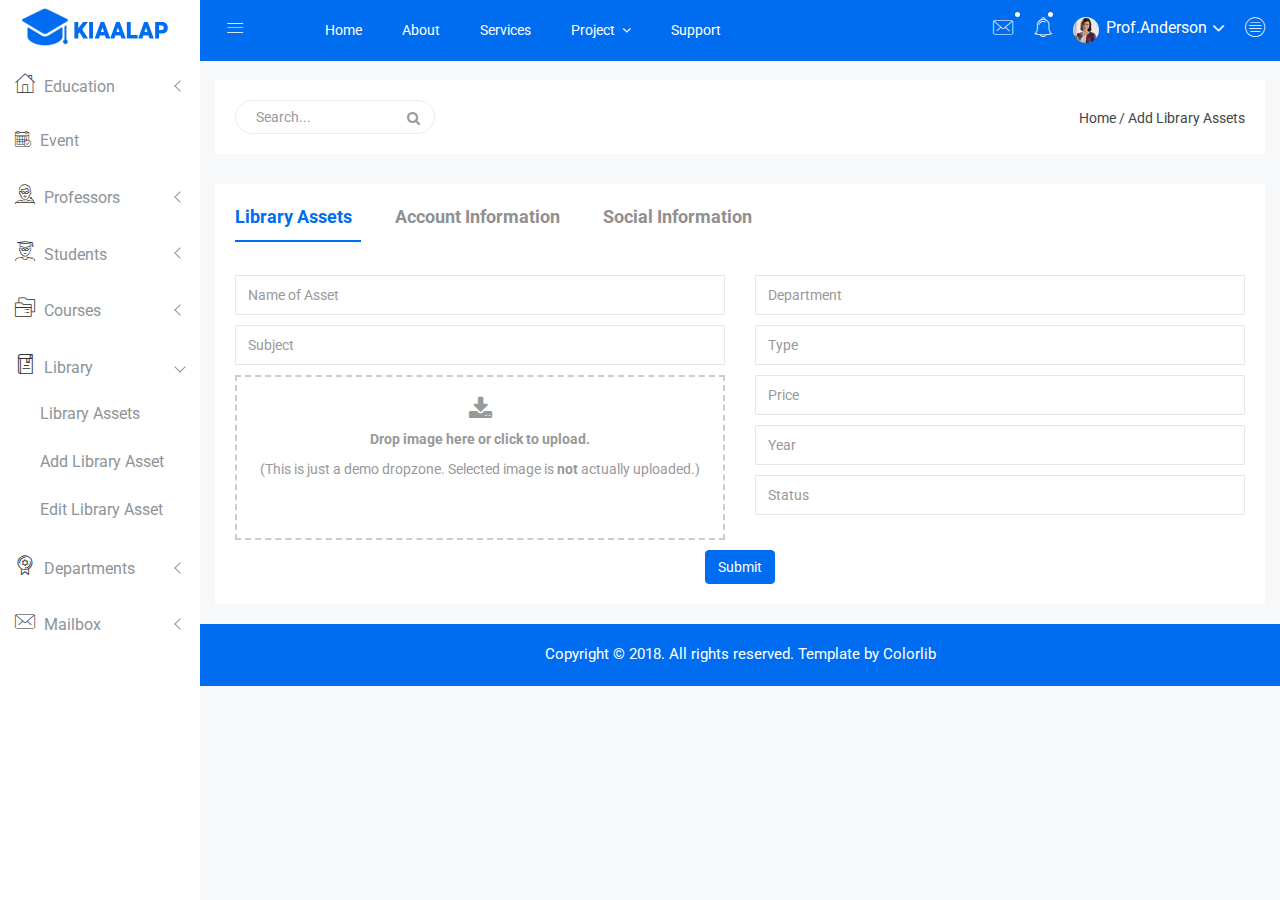
<file: add-library-assets.html>
<!doctype html>
<html class="no-js" lang="en">

<head>
    <meta charset="utf-8">
    <meta http-equiv="x-ua-compatible" content="ie=edge">
    <title>Add Library Assets | Kiaalap - Kiaalap Admin Template</title>
    <meta name="description" content="">
    <meta name="viewport" content="width=device-width, initial-scale=1">
    <!-- favicon
		============================================ -->
    <link rel="shortcut icon" type="image/x-icon" href="img/favicon.ico">
    <!-- Google Fonts
		============================================ -->
    <link href="https://fonts.googleapis.com/css?family=Roboto:100,300,400,700,900" rel="stylesheet">
    <!-- Bootstrap CSS
		============================================ -->
    <link rel="stylesheet" href="css/bootstrap.min.css">
    <!-- Bootstrap CSS
		============================================ -->
    <link rel="stylesheet" href="css/font-awesome.min.css">
    <!-- owl.carousel CSS
		============================================ -->
    <link rel="stylesheet" href="css/owl.carousel.css">
    <link rel="stylesheet" href="css/owl.theme.css">
    <link rel="stylesheet" href="css/owl.transitions.css">
    <!-- animate CSS
		============================================ -->
    <link rel="stylesheet" href="css/animate.css">
    <!-- normalize CSS
		============================================ -->
    <link rel="stylesheet" href="css/normalize.css">
    <!-- meanmenu icon CSS
		============================================ -->
    <link rel="stylesheet" href="css/meanmenu.min.css">
    <!-- main CSS
		============================================ -->
    <link rel="stylesheet" href="css/main.css">
    <!-- educate icon CSS
		============================================ -->
    <link rel="stylesheet" href="css/educate-custon-icon.css">
    <!-- dropzone CSS
		============================================ -->
    <link rel="stylesheet" href="css/dropzone/dropzone.css">
    <!-- morrisjs CSS
		============================================ -->
    <link rel="stylesheet" href="css/morrisjs/morris.css">
    <!-- mCustomScrollbar CSS
		============================================ -->
    <link rel="stylesheet" href="css/scrollbar/jquery.mCustomScrollbar.min.css">
    <!-- metisMenu CSS
		============================================ -->
    <link rel="stylesheet" href="css/metisMenu/metisMenu.min.css">
    <link rel="stylesheet" href="css/metisMenu/metisMenu-vertical.css">
    <!-- calendar CSS
		============================================ -->
    <link rel="stylesheet" href="css/calendar/fullcalendar.min.css">
    <link rel="stylesheet" href="css/calendar/fullcalendar.print.min.css">
    <!-- forms CSS
		============================================ -->
    <link rel="stylesheet" href="css/form/all-type-forms.css">
    <!-- style CSS
		============================================ -->
    <link rel="stylesheet" href="style.css">
    <!-- responsive CSS
		============================================ -->
    <link rel="stylesheet" href="css/responsive.css">
    <!-- modernizr JS
		============================================ -->
    <script src="js/vendor/modernizr-2.8.3.min.js"></script>
</head>

<body>
    <!--[if lt IE 8]>
		<p class="browserupgrade">You are using an <strong>outdated</strong> browser. Please <a href="http://browsehappy.com/">upgrade your browser</a> to improve your experience.</p>
	<![endif]-->
    <!-- Start Left menu area -->
    <div class="left-sidebar-pro">
        <nav id="sidebar" class="">
            <div class="sidebar-header">
                <a href="index.html"><img class="main-logo" src="img/logo/logo.png" alt="" /></a>
                <strong><a href="index.html"><img src="img/logo/logosn.png" alt="" /></a></strong>
            </div>
            <div class="left-custom-menu-adp-wrap comment-scrollbar">
                <nav class="sidebar-nav left-sidebar-menu-pro">
                    <ul class="metismenu" id="menu1">
                        <li>
                            <a class="has-arrow" href="index.html">
								   <span class="educate-icon educate-home icon-wrap"></span>
								   <span class="mini-click-non">Education</span>
								</a>
                            <ul class="submenu-angle" aria-expanded="true">
                                <li><a title="Dashboard v.1" href="index.html"><span class="mini-sub-pro">Dashboard v.1</span></a></li>
                                <li><a title="Dashboard v.2" href="index-1.html"><span class="mini-sub-pro">Dashboard v.2</span></a></li>
                                <li><a title="Dashboard v.3" href="index-2.html"><span class="mini-sub-pro">Dashboard v.3</span></a></li>
                                <li><a title="Analytics" href="analytics.html"><span class="mini-sub-pro">Analytics</span></a></li>
                                <li><a title="Widgets" href="widgets.html"><span class="mini-sub-pro">Widgets</span></a></li>
                            </ul>
                        </li>
                        <li>
                            <a title="Landing Page" href="events.html" aria-expanded="false"><span class="educate-icon educate-event icon-wrap sub-icon-mg" aria-hidden="true"></span> <span class="mini-click-non">Event</span></a>
                        </li>
                        <li>
                            <a class="has-arrow" href="all-professors.html" aria-expanded="false"><span class="educate-icon educate-professor icon-wrap"></span> <span class="mini-click-non">Professors</span></a>
                            <ul class="submenu-angle" aria-expanded="false">
                                <li><a title="All Professors" href="all-professors.html"><span class="mini-sub-pro">All Professors</span></a></li>
                                <li><a title="Add Professor" href="add-professor.html"><span class="mini-sub-pro">Add Professor</span></a></li>
                                <li><a title="Edit Professor" href="edit-professor.html"><span class="mini-sub-pro">Edit Professor</span></a></li>
                                <li><a title="Professor Profile" href="professor-profile.html"><span class="mini-sub-pro">Professor Profile</span></a></li>
                            </ul>
                        </li>
                        <li>
                            <a class="has-arrow" href="all-students.html" aria-expanded="false"><span class="educate-icon educate-student icon-wrap"></span> <span class="mini-click-non">Students</span></a>
                            <ul class="submenu-angle" aria-expanded="false">
                                <li><a title="All Students" href="all-students.html"><span class="mini-sub-pro">All Students</span></a></li>
                                <li><a title="Add Students" href="add-student.html"><span class="mini-sub-pro">Add Student</span></a></li>
                                <li><a title="Edit Students" href="edit-student.html"><span class="mini-sub-pro">Edit Student</span></a></li>
                                <li><a title="Students Profile" href="student-profile.html"><span class="mini-sub-pro">Student Profile</span></a></li>
                            </ul>
                        </li>
                        <li>
                            <a class="has-arrow" href="all-courses.html" aria-expanded="false"><span class="educate-icon educate-course icon-wrap"></span> <span class="mini-click-non">Courses</span></a>
                            <ul class="submenu-angle" aria-expanded="false">
                                <li><a title="All Courses" href="all-courses.html"><span class="mini-sub-pro">All Courses</span></a></li>
                                <li><a title="Add Courses" href="add-course.html"><span class="mini-sub-pro">Add Course</span></a></li>
                                <li><a title="Edit Courses" href="edit-course.html"><span class="mini-sub-pro">Edit Course</span></a></li>
                                <li><a title="Courses Profile" href="course-info.html"><span class="mini-sub-pro">Courses Info</span></a></li>
                                <li><a title="course Payment" href="course-payment.html"><span class="mini-sub-pro">Courses Payment</span></a></li>
                            </ul>
                        </li>
                        <li class="active">
                            <a class="has-arrow" href="all-courses.html" aria-expanded="false"><span class="educate-icon educate-library icon-wrap"></span> <span class="mini-click-non">Library</span></a>
                            <ul class="submenu-angle" aria-expanded="false">
                                <li><a title="All Library" href="library-assets.html"><span class="mini-sub-pro">Library Assets</span></a></li>
                                <li><a title="Add Library" href="add-library-assets.html"><span class="mini-sub-pro">Add Library Asset</span></a></li>
                                <li><a title="Edit Library" href="edit-library-assets.html"><span class="mini-sub-pro">Edit Library Asset</span></a></li>
                            </ul>
                        </li>
                        <li>
                            <a class="has-arrow" href="all-courses.html" aria-expanded="false"><span class="educate-icon educate-department icon-wrap"></span> <span class="mini-click-non">Departments</span></a>
                            <ul class="submenu-angle" aria-expanded="false">
                                <li><a title="Departments List" href="departments.html"><span class="mini-sub-pro">Departments List</span></a></li>
                                <li><a title="Add Departments" href="add-department.html"><span class="mini-sub-pro">Add Departments</span></a></li>
                                <li><a title="Edit Departments" href="edit-department.html"><span class="mini-sub-pro">Edit Departments</span></a></li>
                            </ul>
                        </li>
                        <li>
                            <a class="has-arrow" href="mailbox.html" aria-expanded="false"><span class="educate-icon educate-message icon-wrap"></span> <span class="mini-click-non">Mailbox</span></a>
                            <ul class="submenu-angle" aria-expanded="false">
                                <li><a title="Inbox" href="mailbox.html"><span class="mini-sub-pro">Inbox</span></a></li>
                                <li><a title="View Mail" href="mailbox-view.html"><span class="mini-sub-pro">View Mail</span></a></li>
                                <li><a title="Compose Mail" href="mailbox-compose.html"><span class="mini-sub-pro">Compose Mail</span></a></li>
                            </ul>
                        </li>
                        <li>
                            <a class="has-arrow" href="mailbox.html" aria-expanded="false"><span class="educate-icon educate-interface icon-wrap"></span> <span class="mini-click-non">Interface</span></a>
                            <ul class="submenu-angle interface-mini-nb-dp" aria-expanded="false">
                                <li><a title="Google Map" href="google-map.html"><span class="mini-sub-pro">Google Map</span></a></li>
                                <li><a title="Data Maps" href="data-maps.html"><span class="mini-sub-pro">Data Maps</span></a></li>
                                <li><a title="Pdf Viewer" href="pdf-viewer.html"><span class="mini-sub-pro">Pdf Viewer</span></a></li>
                                <li><a title="X-Editable" href="x-editable.html"><span class="mini-sub-pro">X-Editable</span></a></li>
                                <li><a title="Code Editor" href="code-editor.html"><span class="mini-sub-pro">Code Editor</span></a></li>
                                <li><a title="Tree View" href="tree-view.html"><span class="mini-sub-pro">Tree View</span></a></li>
                                <li><a title="Preloader" href="preloader.html"><span class="mini-sub-pro">Preloader</span></a></li>
                                <li><a title="Images Cropper" href="images-cropper.html"><span class="mini-sub-pro">Images Cropper</span></a></li>
                            </ul>
                        </li>
                        <li>
                            <a class="has-arrow" href="mailbox.html" aria-expanded="false"><span class="educate-icon educate-charts icon-wrap"></span> <span class="mini-click-non">Charts</span></a>
                            <ul class="submenu-angle chart-mini-nb-dp" aria-expanded="false">
                                <li><a title="Bar Charts" href="bar-charts.html"><span class="mini-sub-pro">Bar Charts</span></a></li>
                                <li><a title="Line Charts" href="line-charts.html"><span class="mini-sub-pro">Line Charts</span></a></li>
                                <li><a title="Area Charts" href="area-charts.html"><span class="mini-sub-pro">Area Charts</span></a></li>
                                <li><a title="Rounded Charts" href="rounded-chart.html"><span class="mini-sub-pro">Rounded Charts</span></a></li>
                                <li><a title="C3 Charts" href="c3.html"><span class="mini-sub-pro">C3 Charts</span></a></li>
                                <li><a title="Sparkline Charts" href="sparkline.html"><span class="mini-sub-pro">Sparkline Charts</span></a></li>
                                <li><a title="Peity Charts" href="peity.html"><span class="mini-sub-pro">Peity Charts</span></a></li>
                            </ul>
                        </li>
                        <li>
                            <a class="has-arrow" href="mailbox.html" aria-expanded="false"><span class="educate-icon educate-data-table icon-wrap"></span> <span class="mini-click-non">Data Tables</span></a>
                            <ul class="submenu-angle" aria-expanded="false">
                                <li><a title="Peity Charts" href="static-table.html"><span class="mini-sub-pro">Static Table</span></a></li>
                                <li><a title="Data Table" href="data-table.html"><span class="mini-sub-pro">Data Table</span></a></li>
                            </ul>
                        </li>
                        <li>
                            <a class="has-arrow" href="mailbox.html" aria-expanded="false"><span class="educate-icon educate-form icon-wrap"></span> <span class="mini-click-non">Forms Elements</span></a>
                            <ul class="submenu-angle form-mini-nb-dp" aria-expanded="false">
                                <li><a title="Basic Form Elements" href="basic-form-element.html"><span class="mini-sub-pro">Bc Form Elements</span></a></li>
                                <li><a title="Advance Form Elements" href="advance-form-element.html"><span class="mini-sub-pro">Ad Form Elements</span></a></li>
                                <li><a title="Password Meter" href="password-meter.html"><span class="mini-sub-pro">Password Meter</span></a></li>
                                <li><a title="Multi Upload" href="multi-upload.html"><span class="mini-sub-pro">Multi Upload</span></a></li>
                                <li><a title="Text Editor" href="tinymc.html"><span class="mini-sub-pro">Text Editor</span></a></li>
                                <li><a title="Dual List Box" href="dual-list-box.html"><span class="mini-sub-pro">Dual List Box</span></a></li>
                            </ul>
                        </li>
                        <li>
                            <a class="has-arrow" href="mailbox.html" aria-expanded="false"><span class="educate-icon educate-apps icon-wrap"></span> <span class="mini-click-non">App views</span></a>
                            <ul class="submenu-angle app-mini-nb-dp" aria-expanded="false">
                                <li><a title="Notifications" href="notifications.html"><span class="mini-sub-pro">Notifications</span></a></li>
                                <li><a title="Alerts" href="alerts.html"><span class="mini-sub-pro">Alerts</span></a></li>
                                <li><a title="Modals" href="modals.html"><span class="mini-sub-pro">Modals</span></a></li>
                                <li><a title="Buttons" href="buttons.html"><span class="mini-sub-pro">Buttons</span></a></li>
                                <li><a title="Tabs" href="tabs.html"><span class="mini-sub-pro">Tabs</span></a></li>
                                <li><a title="Accordion" href="accordion.html"><span class="mini-sub-pro">Accordion</span></a></li>
                            </ul>
                        </li>
                        <li id="removable">
                            <a class="has-arrow" href="#" aria-expanded="false"><span class="educate-icon educate-pages icon-wrap"></span> <span class="mini-click-non">Pages</span></a>
                            <ul class="submenu-angle page-mini-nb-dp" aria-expanded="false">
                                <li><a title="Login" href="login.html"><span class="mini-sub-pro">Login</span></a></li>
                                <li><a title="Register" href="register.html"><span class="mini-sub-pro">Register</span></a></li>
                                <li><a title="Lock" href="lock.html"><span class="mini-sub-pro">Lock</span></a></li>
                                <li><a title="Password Recovery" href="password-recovery.html"><span class="mini-sub-pro">Password Recovery</span></a></li>
                                <li><a title="404 Page" href="404.html"><span class="mini-sub-pro">404 Page</span></a></li>
                                <li><a title="500 Page" href="500.html"><span class="mini-sub-pro">500 Page</span></a></li>
                            </ul>
                        </li>
                    </ul>
                </nav>
            </div>
        </nav>
    </div>
    <!-- End Left menu area -->
    <!-- Start Welcome area -->
    <div class="all-content-wrapper">
        <div class="container-fluid">
            <div class="row">
                <div class="col-lg-12 col-md-12 col-sm-12 col-xs-12">
                    <div class="logo-pro">
                        <a href="index.html"><img class="main-logo" src="img/logo/logo.png" alt="" /></a>
                    </div>
                </div>
            </div>
        </div>
        <div class="header-advance-area">
            <div class="header-top-area">
                <div class="container-fluid">
                    <div class="row">
                        <div class="col-lg-12 col-md-12 col-sm-12 col-xs-12">
                            <div class="header-top-wraper">
                                <div class="row">
                                    <div class="col-lg-1 col-md-0 col-sm-1 col-xs-12">
                                        <div class="menu-switcher-pro">
                                            <button type="button" id="sidebarCollapse" class="btn bar-button-pro header-drl-controller-btn btn-info navbar-btn">
													<i class="educate-icon educate-nav"></i>
												</button>
                                        </div>
                                    </div>
                                    <div class="col-lg-6 col-md-7 col-sm-6 col-xs-12">
                                        <div class="header-top-menu tabl-d-n">
                                            <ul class="nav navbar-nav mai-top-nav">
                                                <li class="nav-item"><a href="#" class="nav-link">Home</a>
                                                </li>
                                                <li class="nav-item"><a href="#" class="nav-link">About</a>
                                                </li>
                                                <li class="nav-item"><a href="#" class="nav-link">Services</a>
                                                </li>
                                                <li class="nav-item dropdown res-dis-nn">
                                                    <a href="#" data-toggle="dropdown" role="button" aria-expanded="false" class="nav-link dropdown-toggle">Project <span class="angle-down-topmenu"><i class="fa fa-angle-down"></i></span></a>
                                                    <div role="menu" class="dropdown-menu animated zoomIn">
                                                        <a href="#" class="dropdown-item">Documentation</a>
                                                        <a href="#" class="dropdown-item">Expert Backend</a>
                                                        <a href="#" class="dropdown-item">Expert FrontEnd</a>
                                                        <a href="#" class="dropdown-item">Contact Support</a>
                                                    </div>
                                                </li>
                                                <li class="nav-item"><a href="#" class="nav-link">Support</a>
                                                </li>
                                            </ul>
                                        </div>
                                    </div>
                                    <div class="col-lg-5 col-md-5 col-sm-12 col-xs-12">
                                        <div class="header-right-info">
                                            <ul class="nav navbar-nav mai-top-nav header-right-menu">
                                                <li class="nav-item dropdown">
                                                    <a href="#" data-toggle="dropdown" role="button" aria-expanded="false" class="nav-link dropdown-toggle"><i class="educate-icon educate-message edu-chat-pro" aria-hidden="true"></i><span class="indicator-ms"></span></a>
                                                    <div role="menu" class="author-message-top dropdown-menu animated zoomIn">
                                                        <div class="message-single-top">
                                                            <h1>Message</h1>
                                                        </div>
                                                        <ul class="message-menu">
                                                            <li>
                                                                <a href="#">
                                                                    <div class="message-img">
                                                                        <img src="img/contact/1.jpg" alt="">
                                                                    </div>
                                                                    <div class="message-content">
                                                                        <span class="message-date">16 Sept</span>
                                                                        <h2>Advanda Cro</h2>
                                                                        <p>Please done this project as soon possible.</p>
                                                                    </div>
                                                                </a>
                                                            </li>
                                                            <li>
                                                                <a href="#">
                                                                    <div class="message-img">
                                                                        <img src="img/contact/4.jpg" alt="">
                                                                    </div>
                                                                    <div class="message-content">
                                                                        <span class="message-date">16 Sept</span>
                                                                        <h2>Sulaiman din</h2>
                                                                        <p>Please done this project as soon possible.</p>
                                                                    </div>
                                                                </a>
                                                            </li>
                                                            <li>
                                                                <a href="#">
                                                                    <div class="message-img">
                                                                        <img src="img/contact/3.jpg" alt="">
                                                                    </div>
                                                                    <div class="message-content">
                                                                        <span class="message-date">16 Sept</span>
                                                                        <h2>Victor Jara</h2>
                                                                        <p>Please done this project as soon possible.</p>
                                                                    </div>
                                                                </a>
                                                            </li>
                                                            <li>
                                                                <a href="#">
                                                                    <div class="message-img">
                                                                        <img src="img/contact/2.jpg" alt="">
                                                                    </div>
                                                                    <div class="message-content">
                                                                        <span class="message-date">16 Sept</span>
                                                                        <h2>Victor Jara</h2>
                                                                        <p>Please done this project as soon possible.</p>
                                                                    </div>
                                                                </a>
                                                            </li>
                                                        </ul>
                                                        <div class="message-view">
                                                            <a href="#">View All Messages</a>
                                                        </div>
                                                    </div>
                                                </li>
                                                <li class="nav-item"><a href="#" data-toggle="dropdown" role="button" aria-expanded="false" class="nav-link dropdown-toggle"><i class="educate-icon educate-bell" aria-hidden="true"></i><span class="indicator-nt"></span></a>
                                                    <div role="menu" class="notification-author dropdown-menu animated zoomIn">
                                                        <div class="notification-single-top">
                                                            <h1>Notifications</h1>
                                                        </div>
                                                        <ul class="notification-menu">
                                                            <li>
                                                                <a href="#">
                                                                    <div class="notification-icon">
                                                                        <i class="educate-icon educate-checked edu-checked-pro admin-check-pro" aria-hidden="true"></i>
                                                                    </div>
                                                                    <div class="notification-content">
                                                                        <span class="notification-date">16 Sept</span>
                                                                        <h2>Advanda Cro</h2>
                                                                        <p>Please done this project as soon possible.</p>
                                                                    </div>
                                                                </a>
                                                            </li>
                                                            <li>
                                                                <a href="#">
                                                                    <div class="notification-icon">
                                                                        <i class="fa fa-cloud edu-cloud-computing-down" aria-hidden="true"></i>
                                                                    </div>
                                                                    <div class="notification-content">
                                                                        <span class="notification-date">16 Sept</span>
                                                                        <h2>Sulaiman din</h2>
                                                                        <p>Please done this project as soon possible.</p>
                                                                    </div>
                                                                </a>
                                                            </li>
                                                            <li>
                                                                <a href="#">
                                                                    <div class="notification-icon">
                                                                        <i class="fa fa-eraser edu-shield" aria-hidden="true"></i>
                                                                    </div>
                                                                    <div class="notification-content">
                                                                        <span class="notification-date">16 Sept</span>
                                                                        <h2>Victor Jara</h2>
                                                                        <p>Please done this project as soon possible.</p>
                                                                    </div>
                                                                </a>
                                                            </li>
                                                            <li>
                                                                <a href="#">
                                                                    <div class="notification-icon">
                                                                        <i class="fa fa-line-chart edu-analytics-arrow" aria-hidden="true"></i>
                                                                    </div>
                                                                    <div class="notification-content">
                                                                        <span class="notification-date">16 Sept</span>
                                                                        <h2>Victor Jara</h2>
                                                                        <p>Please done this project as soon possible.</p>
                                                                    </div>
                                                                </a>
                                                            </li>
                                                        </ul>
                                                        <div class="notification-view">
                                                            <a href="#">View All Notification</a>
                                                        </div>
                                                    </div>
                                                </li>
                                                <li class="nav-item">
                                                    <a href="#" data-toggle="dropdown" role="button" aria-expanded="false" class="nav-link dropdown-toggle">
															<img src="img/product/pro4.jpg" alt="" />
															<span class="admin-name">Prof.Anderson</span>
															<i class="fa fa-angle-down edu-icon edu-down-arrow"></i>
														</a>
                                                    <ul role="menu" class="dropdown-header-top author-log dropdown-menu animated zoomIn">
                                                        <li><a href="#"><span class="edu-icon edu-home-admin author-log-ic"></span>My Account</a>
                                                        </li>
                                                        <li><a href="#"><span class="edu-icon edu-user-rounded author-log-ic"></span>My Profile</a>
                                                        </li>
                                                        <li><a href="#"><span class="edu-icon edu-money author-log-ic"></span>User Billing</a>
                                                        </li>
                                                        <li><a href="#"><span class="edu-icon edu-settings author-log-ic"></span>Settings</a>
                                                        </li>
                                                        <li><a href="#"><span class="edu-icon edu-locked author-log-ic"></span>Log Out</a>
                                                        </li>
                                                    </ul>
                                                </li>
                                                <li class="nav-item nav-setting-open"><a href="#" data-toggle="dropdown" role="button" aria-expanded="false" class="nav-link dropdown-toggle"><i class="educate-icon educate-menu"></i></a>

                                                    <div role="menu" class="admintab-wrap menu-setting-wrap menu-setting-wrap-bg dropdown-menu animated zoomIn">
                                                        <ul class="nav nav-tabs custon-set-tab">
                                                            <li class="active"><a data-toggle="tab" href="#Notes">Notes</a>
                                                            </li>
                                                            <li><a data-toggle="tab" href="#Projects">Projects</a>
                                                            </li>
                                                            <li><a data-toggle="tab" href="#Settings">Settings</a>
                                                            </li>
                                                        </ul>

                                                        <div class="tab-content custom-bdr-nt">
                                                            <div id="Notes" class="tab-pane fade in active">
                                                                <div class="notes-area-wrap">
                                                                    <div class="note-heading-indicate">
                                                                        <h2><i class="fa fa-comments-o"></i> Latest Notes</h2>
                                                                        <p>You have 10 new message.</p>
                                                                    </div>
                                                                    <div class="notes-list-area notes-menu-scrollbar">
                                                                        <ul class="notes-menu-list">
                                                                            <li>
                                                                                <a href="#">
                                                                                    <div class="notes-list-flow">
                                                                                        <div class="notes-img">
                                                                                            <img src="img/contact/4.jpg" alt="" />
                                                                                        </div>
                                                                                        <div class="notes-content">
                                                                                            <p> The point of using Lorem Ipsum is that it has a more-or-less normal.</p>
                                                                                            <span>Yesterday 2:45 pm</span>
                                                                                        </div>
                                                                                    </div>
                                                                                </a>
                                                                            </li>
                                                                            <li>
                                                                                <a href="#">
                                                                                    <div class="notes-list-flow">
                                                                                        <div class="notes-img">
                                                                                            <img src="img/contact/1.jpg" alt="" />
                                                                                        </div>
                                                                                        <div class="notes-content">
                                                                                            <p> The point of using Lorem Ipsum is that it has a more-or-less normal.</p>
                                                                                            <span>Yesterday 2:45 pm</span>
                                                                                        </div>
                                                                                    </div>
                                                                                </a>
                                                                            </li>
                                                                            <li>
                                                                                <a href="#">
                                                                                    <div class="notes-list-flow">
                                                                                        <div class="notes-img">
                                                                                            <img src="img/contact/2.jpg" alt="" />
                                                                                        </div>
                                                                                        <div class="notes-content">
                                                                                            <p> The point of using Lorem Ipsum is that it has a more-or-less normal.</p>
                                                                                            <span>Yesterday 2:45 pm</span>
                                                                                        </div>
                                                                                    </div>
                                                                                </a>
                                                                            </li>
                                                                            <li>
                                                                                <a href="#">
                                                                                    <div class="notes-list-flow">
                                                                                        <div class="notes-img">
                                                                                            <img src="img/contact/3.jpg" alt="" />
                                                                                        </div>
                                                                                        <div class="notes-content">
                                                                                            <p> The point of using Lorem Ipsum is that it has a more-or-less normal.</p>
                                                                                            <span>Yesterday 2:45 pm</span>
                                                                                        </div>
                                                                                    </div>
                                                                                </a>
                                                                            </li>
                                                                            <li>
                                                                                <a href="#">
                                                                                    <div class="notes-list-flow">
                                                                                        <div class="notes-img">
                                                                                            <img src="img/contact/4.jpg" alt="" />
                                                                                        </div>
                                                                                        <div class="notes-content">
                                                                                            <p> The point of using Lorem Ipsum is that it has a more-or-less normal.</p>
                                                                                            <span>Yesterday 2:45 pm</span>
                                                                                        </div>
                                                                                    </div>
                                                                                </a>
                                                                            </li>
                                                                            <li>
                                                                                <a href="#">
                                                                                    <div class="notes-list-flow">
                                                                                        <div class="notes-img">
                                                                                            <img src="img/contact/1.jpg" alt="" />
                                                                                        </div>
                                                                                        <div class="notes-content">
                                                                                            <p> The point of using Lorem Ipsum is that it has a more-or-less normal.</p>
                                                                                            <span>Yesterday 2:45 pm</span>
                                                                                        </div>
                                                                                    </div>
                                                                                </a>
                                                                            </li>
                                                                            <li>
                                                                                <a href="#">
                                                                                    <div class="notes-list-flow">
                                                                                        <div class="notes-img">
                                                                                            <img src="img/contact/2.jpg" alt="" />
                                                                                        </div>
                                                                                        <div class="notes-content">
                                                                                            <p> The point of using Lorem Ipsum is that it has a more-or-less normal.</p>
                                                                                            <span>Yesterday 2:45 pm</span>
                                                                                        </div>
                                                                                    </div>
                                                                                </a>
                                                                            </li>
                                                                            <li>
                                                                                <a href="#">
                                                                                    <div class="notes-list-flow">
                                                                                        <div class="notes-img">
                                                                                            <img src="img/contact/1.jpg" alt="" />
                                                                                        </div>
                                                                                        <div class="notes-content">
                                                                                            <p> The point of using Lorem Ipsum is that it has a more-or-less normal.</p>
                                                                                            <span>Yesterday 2:45 pm</span>
                                                                                        </div>
                                                                                    </div>
                                                                                </a>
                                                                            </li>
                                                                            <li>
                                                                                <a href="#">
                                                                                    <div class="notes-list-flow">
                                                                                        <div class="notes-img">
                                                                                            <img src="img/contact/2.jpg" alt="" />
                                                                                        </div>
                                                                                        <div class="notes-content">
                                                                                            <p> The point of using Lorem Ipsum is that it has a more-or-less normal.</p>
                                                                                            <span>Yesterday 2:45 pm</span>
                                                                                        </div>
                                                                                    </div>
                                                                                </a>
                                                                            </li>
                                                                            <li>
                                                                                <a href="#">
                                                                                    <div class="notes-list-flow">
                                                                                        <div class="notes-img">
                                                                                            <img src="img/contact/3.jpg" alt="" />
                                                                                        </div>
                                                                                        <div class="notes-content">
                                                                                            <p> The point of using Lorem Ipsum is that it has a more-or-less normal.</p>
                                                                                            <span>Yesterday 2:45 pm</span>
                                                                                        </div>
                                                                                    </div>
                                                                                </a>
                                                                            </li>
                                                                        </ul>
                                                                    </div>
                                                                </div>
                                                            </div>
                                                            <div id="Projects" class="tab-pane fade">
                                                                <div class="projects-settings-wrap">
                                                                    <div class="note-heading-indicate">
                                                                        <h2><i class="fa fa-cube"></i> Latest projects</h2>
                                                                        <p> You have 20 projects. 5 not completed.</p>
                                                                    </div>
                                                                    <div class="project-st-list-area project-st-menu-scrollbar">
                                                                        <ul class="projects-st-menu-list">
                                                                            <li>
                                                                                <a href="#">
                                                                                    <div class="project-list-flow">
                                                                                        <div class="projects-st-heading">
                                                                                            <h2>Web Development</h2>
                                                                                            <p> The point of using Lorem Ipsum is that it has a more or less normal.</p>
                                                                                            <span class="project-st-time">1 hours ago</span>
                                                                                        </div>
                                                                                        <div class="projects-st-content">
                                                                                            <p>Completion with: 28%</p>
                                                                                            <div class="progress progress-mini">
                                                                                                <div style="width: 28%;" class="progress-bar progress-bar-danger hd-tp-1"></div>
                                                                                            </div>
                                                                                            <p>Project end: 4:00 pm - 12.06.2014</p>
                                                                                        </div>
                                                                                    </div>
                                                                                </a>
                                                                            </li>
                                                                            <li>
                                                                                <a href="#">
                                                                                    <div class="project-list-flow">
                                                                                        <div class="projects-st-heading">
                                                                                            <h2>Software Development</h2>
                                                                                            <p> The point of using Lorem Ipsum is that it has a more or less normal.</p>
                                                                                            <span class="project-st-time">2 hours ago</span>
                                                                                        </div>
                                                                                        <div class="projects-st-content project-rating-cl">
                                                                                            <p>Completion with: 68%</p>
                                                                                            <div class="progress progress-mini">
                                                                                                <div style="width: 68%;" class="progress-bar hd-tp-2"></div>
                                                                                            </div>
                                                                                            <p>Project end: 4:00 pm - 12.06.2014</p>
                                                                                        </div>
                                                                                    </div>
                                                                                </a>
                                                                            </li>
                                                                            <li>
                                                                                <a href="#">
                                                                                    <div class="project-list-flow">
                                                                                        <div class="projects-st-heading">
                                                                                            <h2>Graphic Design</h2>
                                                                                            <p> The point of using Lorem Ipsum is that it has a more or less normal.</p>
                                                                                            <span class="project-st-time">3 hours ago</span>
                                                                                        </div>
                                                                                        <div class="projects-st-content">
                                                                                            <p>Completion with: 78%</p>
                                                                                            <div class="progress progress-mini">
                                                                                                <div style="width: 78%;" class="progress-bar hd-tp-3"></div>
                                                                                            </div>
                                                                                            <p>Project end: 4:00 pm - 12.06.2014</p>
                                                                                        </div>
                                                                                    </div>
                                                                                </a>
                                                                            </li>
                                                                            <li>
                                                                                <a href="#">
                                                                                    <div class="project-list-flow">
                                                                                        <div class="projects-st-heading">
                                                                                            <h2>Web Design</h2>
                                                                                            <p> The point of using Lorem Ipsum is that it has a more or less normal.</p>
                                                                                            <span class="project-st-time">4 hours ago</span>
                                                                                        </div>
                                                                                        <div class="projects-st-content project-rating-cl2">
                                                                                            <p>Completion with: 38%</p>
                                                                                            <div class="progress progress-mini">
                                                                                                <div style="width: 38%;" class="progress-bar progress-bar-danger hd-tp-4"></div>
                                                                                            </div>
                                                                                            <p>Project end: 4:00 pm - 12.06.2014</p>
                                                                                        </div>
                                                                                    </div>
                                                                                </a>
                                                                            </li>
                                                                            <li>
                                                                                <a href="#">
                                                                                    <div class="project-list-flow">
                                                                                        <div class="projects-st-heading">
                                                                                            <h2>Business Card</h2>
                                                                                            <p> The point of using Lorem Ipsum is that it has a more or less normal.</p>
                                                                                            <span class="project-st-time">5 hours ago</span>
                                                                                        </div>
                                                                                        <div class="projects-st-content">
                                                                                            <p>Completion with: 28%</p>
                                                                                            <div class="progress progress-mini">
                                                                                                <div style="width: 28%;" class="progress-bar progress-bar-danger hd-tp-5"></div>
                                                                                            </div>
                                                                                            <p>Project end: 4:00 pm - 12.06.2014</p>
                                                                                        </div>
                                                                                    </div>
                                                                                </a>
                                                                            </li>
                                                                            <li>
                                                                                <a href="#">
                                                                                    <div class="project-list-flow">
                                                                                        <div class="projects-st-heading">
                                                                                            <h2>Ecommerce Business</h2>
                                                                                            <p> The point of using Lorem Ipsum is that it has a more or less normal.</p>
                                                                                            <span class="project-st-time">6 hours ago</span>
                                                                                        </div>
                                                                                        <div class="projects-st-content project-rating-cl">
                                                                                            <p>Completion with: 68%</p>
                                                                                            <div class="progress progress-mini">
                                                                                                <div style="width: 68%;" class="progress-bar hd-tp-6"></div>
                                                                                            </div>
                                                                                            <p>Project end: 4:00 pm - 12.06.2014</p>
                                                                                        </div>
                                                                                    </div>
                                                                                </a>
                                                                            </li>
                                                                            <li>
                                                                                <a href="#">
                                                                                    <div class="project-list-flow">
                                                                                        <div class="projects-st-heading">
                                                                                            <h2>Woocommerce Plugin</h2>
                                                                                            <p> The point of using Lorem Ipsum is that it has a more or less normal.</p>
                                                                                            <span class="project-st-time">7 hours ago</span>
                                                                                        </div>
                                                                                        <div class="projects-st-content">
                                                                                            <p>Completion with: 78%</p>
                                                                                            <div class="progress progress-mini">
                                                                                                <div style="width: 78%;" class="progress-bar"></div>
                                                                                            </div>
                                                                                            <p>Project end: 4:00 pm - 12.06.2014</p>
                                                                                        </div>
                                                                                    </div>
                                                                                </a>
                                                                            </li>
                                                                            <li>
                                                                                <a href="#">
                                                                                    <div class="project-list-flow">
                                                                                        <div class="projects-st-heading">
                                                                                            <h2>Wordpress Theme</h2>
                                                                                            <p> The point of using Lorem Ipsum is that it has a more or less normal.</p>
                                                                                            <span class="project-st-time">9 hours ago</span>
                                                                                        </div>
                                                                                        <div class="projects-st-content project-rating-cl2">
                                                                                            <p>Completion with: 38%</p>
                                                                                            <div class="progress progress-mini">
                                                                                                <div style="width: 38%;" class="progress-bar progress-bar-danger"></div>
                                                                                            </div>
                                                                                            <p>Project end: 4:00 pm - 12.06.2014</p>
                                                                                        </div>
                                                                                    </div>
                                                                                </a>
                                                                            </li>
                                                                        </ul>
                                                                    </div>
                                                                </div>
                                                            </div>
                                                            <div id="Settings" class="tab-pane fade">
                                                                <div class="setting-panel-area">
                                                                    <div class="note-heading-indicate">
                                                                        <h2><i class="fa fa-gears"></i> Settings Panel</h2>
                                                                        <p> You have 20 Settings. 5 not completed.</p>
                                                                    </div>
                                                                    <ul class="setting-panel-list">
                                                                        <li>
                                                                            <div class="checkbox-setting-pro">
                                                                                <div class="checkbox-title-pro">
                                                                                    <h2>Show notifications</h2>
                                                                                    <div class="ts-custom-check">
                                                                                        <div class="onoffswitch">
                                                                                            <input type="checkbox" name="collapsemenu" class="onoffswitch-checkbox" id="example">
                                                                                            <label class="onoffswitch-label" for="example">
																									<span class="onoffswitch-inner"></span>
																									<span class="onoffswitch-switch"></span>
																								</label>
                                                                                        </div>
                                                                                    </div>
                                                                                </div>
                                                                            </div>
                                                                        </li>
                                                                        <li>
                                                                            <div class="checkbox-setting-pro">
                                                                                <div class="checkbox-title-pro">
                                                                                    <h2>Disable Chat</h2>
                                                                                    <div class="ts-custom-check">
                                                                                        <div class="onoffswitch">
                                                                                            <input type="checkbox" name="collapsemenu" class="onoffswitch-checkbox" id="example3">
                                                                                            <label class="onoffswitch-label" for="example3">
																									<span class="onoffswitch-inner"></span>
																									<span class="onoffswitch-switch"></span>
																								</label>
                                                                                        </div>
                                                                                    </div>
                                                                                </div>
                                                                            </div>
                                                                        </li>
                                                                        <li>
                                                                            <div class="checkbox-setting-pro">
                                                                                <div class="checkbox-title-pro">
                                                                                    <h2>Enable history</h2>
                                                                                    <div class="ts-custom-check">
                                                                                        <div class="onoffswitch">
                                                                                            <input type="checkbox" name="collapsemenu" class="onoffswitch-checkbox" id="example4">
                                                                                            <label class="onoffswitch-label" for="example4">
																									<span class="onoffswitch-inner"></span>
																									<span class="onoffswitch-switch"></span>
																								</label>
                                                                                        </div>
                                                                                    </div>
                                                                                </div>
                                                                            </div>
                                                                        </li>
                                                                        <li>
                                                                            <div class="checkbox-setting-pro">
                                                                                <div class="checkbox-title-pro">
                                                                                    <h2>Show charts</h2>
                                                                                    <div class="ts-custom-check">
                                                                                        <div class="onoffswitch">
                                                                                            <input type="checkbox" name="collapsemenu" class="onoffswitch-checkbox" id="example7">
                                                                                            <label class="onoffswitch-label" for="example7">
																									<span class="onoffswitch-inner"></span>
																									<span class="onoffswitch-switch"></span>
																								</label>
                                                                                        </div>
                                                                                    </div>
                                                                                </div>
                                                                            </div>
                                                                        </li>
                                                                        <li>
                                                                            <div class="checkbox-setting-pro">
                                                                                <div class="checkbox-title-pro">
                                                                                    <h2>Update everyday</h2>
                                                                                    <div class="ts-custom-check">
                                                                                        <div class="onoffswitch">
                                                                                            <input type="checkbox" name="collapsemenu" checked="" class="onoffswitch-checkbox" id="example2">
                                                                                            <label class="onoffswitch-label" for="example2">
																									<span class="onoffswitch-inner"></span>
																									<span class="onoffswitch-switch"></span>
																								</label>
                                                                                        </div>
                                                                                    </div>
                                                                                </div>
                                                                            </div>
                                                                        </li>
                                                                        <li>
                                                                            <div class="checkbox-setting-pro">
                                                                                <div class="checkbox-title-pro">
                                                                                    <h2>Global search</h2>
                                                                                    <div class="ts-custom-check">
                                                                                        <div class="onoffswitch">
                                                                                            <input type="checkbox" name="collapsemenu" checked="" class="onoffswitch-checkbox" id="example6">
                                                                                            <label class="onoffswitch-label" for="example6">
																									<span class="onoffswitch-inner"></span>
																									<span class="onoffswitch-switch"></span>
																								</label>
                                                                                        </div>
                                                                                    </div>
                                                                                </div>
                                                                            </div>
                                                                        </li>
                                                                        <li>
                                                                            <div class="checkbox-setting-pro">
                                                                                <div class="checkbox-title-pro">
                                                                                    <h2>Offline users</h2>
                                                                                    <div class="ts-custom-check">
                                                                                        <div class="onoffswitch">
                                                                                            <input type="checkbox" name="collapsemenu" checked="" class="onoffswitch-checkbox" id="example5">
                                                                                            <label class="onoffswitch-label" for="example5">
																									<span class="onoffswitch-inner"></span>
																									<span class="onoffswitch-switch"></span>
																								</label>
                                                                                        </div>
                                                                                    </div>
                                                                                </div>
                                                                            </div>
                                                                        </li>
                                                                    </ul>

                                                                </div>
                                                            </div>
                                                        </div>
                                                    </div>
                                                </li>
                                            </ul>
                                        </div>
                                    </div>
                                </div>
                            </div>
                        </div>
                    </div>
                </div>
            </div>
            <!-- Mobile Menu start -->
            <div class="mobile-menu-area">
                <div class="container">
                    <div class="row">
                        <div class="col-lg-12 col-md-12 col-sm-12 col-xs-12">
                            <div class="mobile-menu">
                                <nav id="dropdown">
                                    <ul class="mobile-menu-nav">
                                        <li><a data-toggle="collapse" data-target="#Charts" href="#">Home <span class="admin-project-icon edu-icon edu-down-arrow"></span></a>
                                            <ul class="collapse dropdown-header-top">
                                                <li><a href="index.html">Dashboard v.1</a></li>
                                                <li><a href="index-1.html">Dashboard v.2</a></li>
                                                <li><a href="index-3.html">Dashboard v.3</a></li>
                                                <li><a href="analytics.html">Analytics</a></li>
                                                <li><a href="widgets.html">Widgets</a></li>
                                            </ul>
                                        </li>
                                        <li><a href="events.html">Event</a></li>
                                        <li><a data-toggle="collapse" data-target="#demoevent" href="#">Professors <span class="admin-project-icon edu-icon edu-down-arrow"></span></a>
                                            <ul id="demoevent" class="collapse dropdown-header-top">
                                                <li><a href="all-professors.html">All Professors</a>
                                                </li>
                                                <li><a href="add-professor.html">Add Professor</a>
                                                </li>
                                                <li><a href="edit-professor.html">Edit Professor</a>
                                                </li>
                                                <li><a href="professor-profile.html">Professor Profile</a>
                                                </li>
                                            </ul>
                                        </li>
                                        <li><a data-toggle="collapse" data-target="#demopro" href="#">Students <span class="admin-project-icon edu-icon edu-down-arrow"></span></a>
                                            <ul id="demopro" class="collapse dropdown-header-top">
                                                <li><a href="all-students.html">All Students</a>
                                                </li>
                                                <li><a href="add-student.html">Add Student</a>
                                                </li>
                                                <li><a href="edit-student.html">Edit Student</a>
                                                </li>
                                                <li><a href="student-profile.html">Student Profile</a>
                                                </li>
                                            </ul>
                                        </li>
                                        <li><a data-toggle="collapse" data-target="#democrou" href="#">Courses <span class="admin-project-icon edu-icon edu-down-arrow"></span></a>
                                            <ul id="democrou" class="collapse dropdown-header-top">
                                                <li><a href="all-courses.html">All Courses</a>
                                                </li>
                                                <li><a href="add-course.html">Add Course</a>
                                                </li>
                                                <li><a href="edit-course.html">Edit Course</a>
                                                </li>
                                                <li><a href="course-profile.html">Courses Info</a>
                                                </li>
                                                <li><a href="course-payment.html">Courses Payment</a>
                                                </li>
                                            </ul>
                                        </li>
                                        <li><a data-toggle="collapse" data-target="#demolibra" href="#">Library <span class="admin-project-icon edu-icon edu-down-arrow"></span></a>
                                            <ul id="demolibra" class="collapse dropdown-header-top">
                                                <li><a href="library-assets.html">Library Assets</a>
                                                </li>
                                                <li><a href="add-library-assets.html">Add Library Asset</a>
                                                </li>
                                                <li><a href="edit-library-assets.html">Edit Library Asset</a>
                                                </li>
                                            </ul>
                                        </li>
                                        <li><a data-toggle="collapse" data-target="#demodepart" href="#">Departments <span class="admin-project-icon edu-icon edu-down-arrow"></span></a>
                                            <ul id="demodepart" class="collapse dropdown-header-top">
                                                <li><a href="departments.html">Departments List</a>
                                                </li>
                                                <li><a href="add-department.html">Add Departments</a>
                                                </li>
                                                <li><a href="edit-department.html">Edit Departments</a>
                                                </li>
                                            </ul>
                                        </li>
                                        <li><a data-toggle="collapse" data-target="#demomi" href="#">Mailbox <span class="admin-project-icon edu-icon edu-down-arrow"></span></a>
                                            <ul id="demomi" class="collapse dropdown-header-top">
                                                <li><a href="mailbox.html">Inbox</a>
                                                </li>
                                                <li><a href="mailbox-view.html">View Mail</a>
                                                </li>
                                                <li><a href="mailbox-compose.html">Compose Mail</a>
                                                </li>
                                            </ul>
                                        </li>
                                        <li><a data-toggle="collapse" data-target="#Miscellaneousmob" href="#">Interface <span class="admin-project-icon edu-icon edu-down-arrow"></span></a>
                                            <ul id="Miscellaneousmob" class="collapse dropdown-header-top">
                                                <li><a href="google-map.html">Google Map</a>
                                                </li>
                                                <li><a href="data-maps.html">Data Maps</a>
                                                </li>
                                                <li><a href="pdf-viewer.html">Pdf Viewer</a>
                                                </li>
                                                <li><a href="x-editable.html">X-Editable</a>
                                                </li>
                                                <li><a href="code-editor.html">Code Editor</a>
                                                </li>
                                                <li><a href="tree-view.html">Tree View</a>
                                                </li>
                                                <li><a href="preloader.html">Preloader</a>
                                                </li>
                                                <li><a href="images-cropper.html">Images Cropper</a>
                                                </li>
                                            </ul>
                                        </li>
                                        <li><a data-toggle="collapse" data-target="#Chartsmob" href="#">Charts <span class="admin-project-icon edu-icon edu-down-arrow"></span></a>
                                            <ul id="Chartsmob" class="collapse dropdown-header-top">
                                                <li><a href="bar-charts.html">Bar Charts</a>
                                                </li>
                                                <li><a href="line-charts.html">Line Charts</a>
                                                </li>
                                                <li><a href="area-charts.html">Area Charts</a>
                                                </li>
                                                <li><a href="rounded-chart.html">Rounded Charts</a>
                                                </li>
                                                <li><a href="c3.html">C3 Charts</a>
                                                </li>
                                                <li><a href="sparkline.html">Sparkline Charts</a>
                                                </li>
                                                <li><a href="peity.html">Peity Charts</a>
                                                </li>
                                            </ul>
                                        </li>
                                        <li><a data-toggle="collapse" data-target="#Tablesmob" href="#">Tables <span class="admin-project-icon edu-icon edu-down-arrow"></span></a>
                                            <ul id="Tablesmob" class="collapse dropdown-header-top">
                                                <li><a href="static-table.html">Static Table</a>
                                                </li>
                                                <li><a href="data-table.html">Data Table</a>
                                                </li>
                                            </ul>
                                        </li>
                                        <li><a data-toggle="collapse" data-target="#formsmob" href="#">Forms <span class="admin-project-icon edu-icon edu-down-arrow"></span></a>
                                            <ul id="formsmob" class="collapse dropdown-header-top">
                                                <li><a href="basic-form-element.html">Basic Form Elements</a>
                                                </li>
                                                <li><a href="advance-form-element.html">Advanced Form Elements</a>
                                                </li>
                                                <li><a href="password-meter.html">Password Meter</a>
                                                </li>
                                                <li><a href="multi-upload.html">Multi Upload</a>
                                                </li>
                                                <li><a href="tinymc.html">Text Editor</a>
                                                </li>
                                                <li><a href="dual-list-box.html">Dual List Box</a>
                                                </li>
                                            </ul>
                                        </li>
                                        <li><a data-toggle="collapse" data-target="#Appviewsmob" href="#">App views <span class="admin-project-icon edu-icon edu-down-arrow"></span></a>
                                            <ul id="Appviewsmob" class="collapse dropdown-header-top">
                                                <li><a href="basic-form-element.html">Basic Form Elements</a>
                                                </li>
                                                <li><a href="advance-form-element.html">Advanced Form Elements</a>
                                                </li>
                                                <li><a href="password-meter.html">Password Meter</a>
                                                </li>
                                                <li><a href="multi-upload.html">Multi Upload</a>
                                                </li>
                                                <li><a href="tinymc.html">Text Editor</a>
                                                </li>
                                                <li><a href="dual-list-box.html">Dual List Box</a>
                                                </li>
                                            </ul>
                                        </li>
                                        <li><a data-toggle="collapse" data-target="#Pagemob" href="#">Pages <span class="admin-project-icon edu-icon edu-down-arrow"></span></a>
                                            <ul id="Pagemob" class="collapse dropdown-header-top">
                                                <li><a href="login.html">Login</a>
                                                </li>
                                                <li><a href="register.html">Register</a>
                                                </li>
                                                <li><a href="lock.html">Lock</a>
                                                </li>
                                                <li><a href="password-recovery.html">Password Recovery</a>
                                                </li>
                                                <li><a href="404.html">404 Page</a></li>
                                                <li><a href="500.html">500 Page</a></li>
                                            </ul>
                                        </li>
                                    </ul>
                                </nav>
                            </div>
                        </div>
                    </div>
                </div>
            </div>
            <!-- Mobile Menu end -->
            <div class="breadcome-area">
                <div class="container-fluid">
                    <div class="row">
                        <div class="col-lg-12 col-md-12 col-sm-12 col-xs-12">
                            <div class="breadcome-list single-page-breadcome">
                                <div class="row">
                                    <div class="col-lg-6 col-md-6 col-sm-6 col-xs-12">
                                        <div class="breadcome-heading">
                                            <form role="search" class="sr-input-func">
                                                <input type="text" placeholder="Search..." class="search-int form-control">
                                                <a href="#"><i class="fa fa-search"></i></a>
                                            </form>
                                        </div>
                                    </div>
                                    <div class="col-lg-6 col-md-6 col-sm-6 col-xs-12">
                                        <ul class="breadcome-menu">
                                            <li><a href="#">Home</a> <span class="bread-slash">/</span>
                                            </li>
                                            <li><span class="bread-blod">Add Library Assets</span>
                                            </li>
                                        </ul>
                                    </div>
                                </div>
                            </div>
                        </div>
                    </div>
                </div>
            </div>
        </div>
        <!-- Single pro tab review Start-->
        <div class="single-pro-review-area mt-t-30 mg-b-15">
            <div class="container-fluid">
                <div class="row">
                    <div class="col-lg-12 col-md-12 col-sm-12 col-xs-12">
                        <div class="product-payment-inner-st">
                            <ul id="myTabedu1" class="tab-review-design">
                                <li class="active"><a href="#description">Library Assets</a></li>
                                <li><a href="#reviews"> Account Information</a></li>
                                <li><a href="#INFORMATION">Social Information</a></li>
                            </ul>
                            <div id="myTabContent" class="tab-content custom-product-edit">
                                <div class="product-tab-list tab-pane fade active in" id="description">
                                    <div class="row">
                                        <div class="col-lg-12 col-md-12 col-sm-12 col-xs-12">
                                            <div class="review-content-section">
                                                <div id="dropzone1" class="pro-ad addcoursepro">
                                                    <form action="/upload" class="dropzone dropzone-custom needsclick addlibrary" id="demo1-upload">
                                                        <div class="row">
                                                            <div class="col-lg-6 col-md-6 col-sm-6 col-xs-12">
                                                                <div class="form-group">
                                                                    <input name="nameasset" type="text" class="form-control" placeholder="Name of Asset">
                                                                </div>
                                                                <div class="form-group">
                                                                    <input name="subject" type="text" class="form-control" placeholder="Subject">
                                                                </div>
                                                                <div class="form-group alert-up-pd">
                                                                    <div class="dz-message needsclick download-custom">
                                                                        <i class="fa fa-download edudropnone" aria-hidden="true"></i>
                                                                        <h2 class="edudropnone">Drop image here or click to upload.</h2>
                                                                        <p class="edudropnone"><span class="note needsclick">(This is just a demo dropzone. Selected image is <strong>not</strong> actually uploaded.)</span>
                                                                        </p>
                                                                        <input name="imageico" class="hd-pro-img" type="text" />
                                                                    </div>
                                                                </div>
                                                            </div>
                                                            <div class="col-lg-6 col-md-6 col-sm-6 col-xs-12">
                                                                <div class="form-group">
                                                                    <input name="department" type="number" class="form-control" placeholder="Department">
                                                                </div>
                                                                <div class="form-group res-mg-t-15">
                                                                    <input name="type" type="text" class="form-control" placeholder="Type">
                                                                </div>
                                                                <div class="form-group">
                                                                    <input name="price" type="text" class="form-control" placeholder="Price">
                                                                </div>
                                                                <div class="form-group">
                                                                    <input name="year" type="number" class="form-control" placeholder="Year">
                                                                </div>
                                                                <div class="form-group">
                                                                    <input name="status" type="text" class="form-control" placeholder="Status">
                                                                </div>
                                                            </div>
                                                        </div>
                                                        <div class="row">
                                                            <div class="col-lg-12">
                                                                <div class="payment-adress">
                                                                    <button type="submit" class="btn btn-primary waves-effect waves-light">Submit</button>
                                                                </div>
                                                            </div>
                                                        </div>
                                                    </form>
                                                </div>
                                            </div>
                                        </div>
                                    </div>
                                </div>
                                <div class="product-tab-list tab-pane fade" id="reviews">
                                    <div class="row">
                                        <div class="col-lg-12 col-md-12 col-sm-12 col-xs-12">
                                            <div class="review-content-section">
                                                <div class="row">
                                                    <div class="col-lg-12 col-md-12 col-sm-12 col-xs-12">
                                                        <div class="devit-card-custom">
                                                            <div class="form-group">
                                                                <input type="text" class="form-control" placeholder="Email">
                                                            </div>
                                                            <div class="form-group">
                                                                <input type="number" class="form-control" placeholder="Phone">
                                                            </div>
                                                            <div class="form-group">
                                                                <input type="password" class="form-control" placeholder="Password">
                                                            </div>
                                                            <div class="form-group">
                                                                <input type="password" class="form-control" placeholder="Confirm Password">
                                                            </div>
                                                            <a href="#" class="btn btn-primary waves-effect waves-light">Submit</a>
                                                        </div>
                                                    </div>
                                                </div>
                                            </div>
                                        </div>
                                    </div>
                                </div>
                                <div class="product-tab-list tab-pane fade" id="INFORMATION">
                                    <div class="row">
                                        <div class="col-lg-12 col-md-12 col-sm-12 col-xs-12">
                                            <div class="review-content-section">
												<div class="row">
													<div class="col-lg-12 col-md-12 col-sm-12 col-xs-12">
														<div class="devit-card-custom">
															<div class="form-group">
																<input type="url" class="form-control" placeholder="Facebook URL">
															</div>
															<div class="form-group">
																<input type="url" class="form-control" placeholder="Twitter URL">
															</div>
															<div class="form-group">
																<input type="url" class="form-control" placeholder="Google Plus">
															</div>
															<div class="form-group">
																<input type="url" class="form-control" placeholder="Linkedin URL">
															</div>
															<button type="submit" class="btn btn-primary waves-effect waves-light">Submit</button>
														</div>
													</div>
												</div>
                                            </div>
                                        </div>
                                    </div>
                                </div>
                            </div>
                        </div>
                    </div>
                </div>
            </div>
        </div>
        <div class="footer-copyright-area">
            <div class="container-fluid">
                <div class="row">
                    <div class="col-lg-12 col-md-12 col-sm-12 col-xs-12">
                        <div class="footer-copy-right">
							<p>Copyright © 2018. All rights reserved. Template by <a href="https://colorlib.com/wp/templates/">Colorlib</a></p>
                        </div>
                    </div>
                </div>
            </div>
        </div>
    </div>

    <!-- jquery
		============================================ -->
    <script src="js/vendor/jquery-1.12.4.min.js"></script>
    <!-- bootstrap JS
		============================================ -->
    <script src="js/bootstrap.min.js"></script>
    <!-- wow JS
		============================================ -->
    <script src="js/wow.min.js"></script>
    <!-- price-slider JS
		============================================ -->
    <script src="js/jquery-price-slider.js"></script>
    <!-- meanmenu JS
		============================================ -->
    <script src="js/jquery.meanmenu.js"></script>
    <!-- owl.carousel JS
		============================================ -->
    <script src="js/owl.carousel.min.js"></script>
    <!-- sticky JS
		============================================ -->
    <script src="js/jquery.sticky.js"></script>
    <!-- scrollUp JS
		============================================ -->
    <script src="js/jquery.scrollUp.min.js"></script>
    <!-- mCustomScrollbar JS
		============================================ -->
    <script src="js/scrollbar/jquery.mCustomScrollbar.concat.min.js"></script>
    <script src="js/scrollbar/mCustomScrollbar-active.js"></script>
    <!-- metisMenu JS
		============================================ -->
    <script src="js/metisMenu/metisMenu.min.js"></script>
    <script src="js/metisMenu/metisMenu-active.js"></script>
    <!-- morrisjs JS
		============================================ -->
    <script src="js/sparkline/jquery.sparkline.min.js"></script>
    <script src="js/sparkline/jquery.charts-sparkline.js"></script>
    <!-- calendar JS
		============================================ -->
    <script src="js/calendar/moment.min.js"></script>
    <script src="js/calendar/fullcalendar.min.js"></script>
    <script src="js/calendar/fullcalendar-active.js"></script>
    <!-- maskedinput JS
		============================================ -->
    <script src="js/jquery.maskedinput.min.js"></script>
    <script src="js/masking-active.js"></script>
    <!-- datepicker JS
		============================================ -->
    <script src="js/datepicker/jquery-ui.min.js"></script>
    <script src="js/datepicker/datepicker-active.js"></script>
    <!-- form validate JS
		============================================ -->
    <script src="js/form-validation/jquery.form.min.js"></script>
    <script src="js/form-validation/jquery.validate.min.js"></script>
    <script src="js/form-validation/form-active.js"></script>
    <!-- dropzone JS
		============================================ -->
    <script src="js/dropzone/dropzone.js"></script>
    <!-- tab JS
		============================================ -->
    <script src="js/tab.js"></script>
    <!-- plugins JS
		============================================ -->
    <script src="js/plugins.js"></script>
    <!-- main JS
		============================================ -->
    <script src="js/main.js"></script>
    <!-- tawk chat JS
		============================================ -->
    <script src="js/tawk-chat.js"></script>
</body>

</html>
</file>
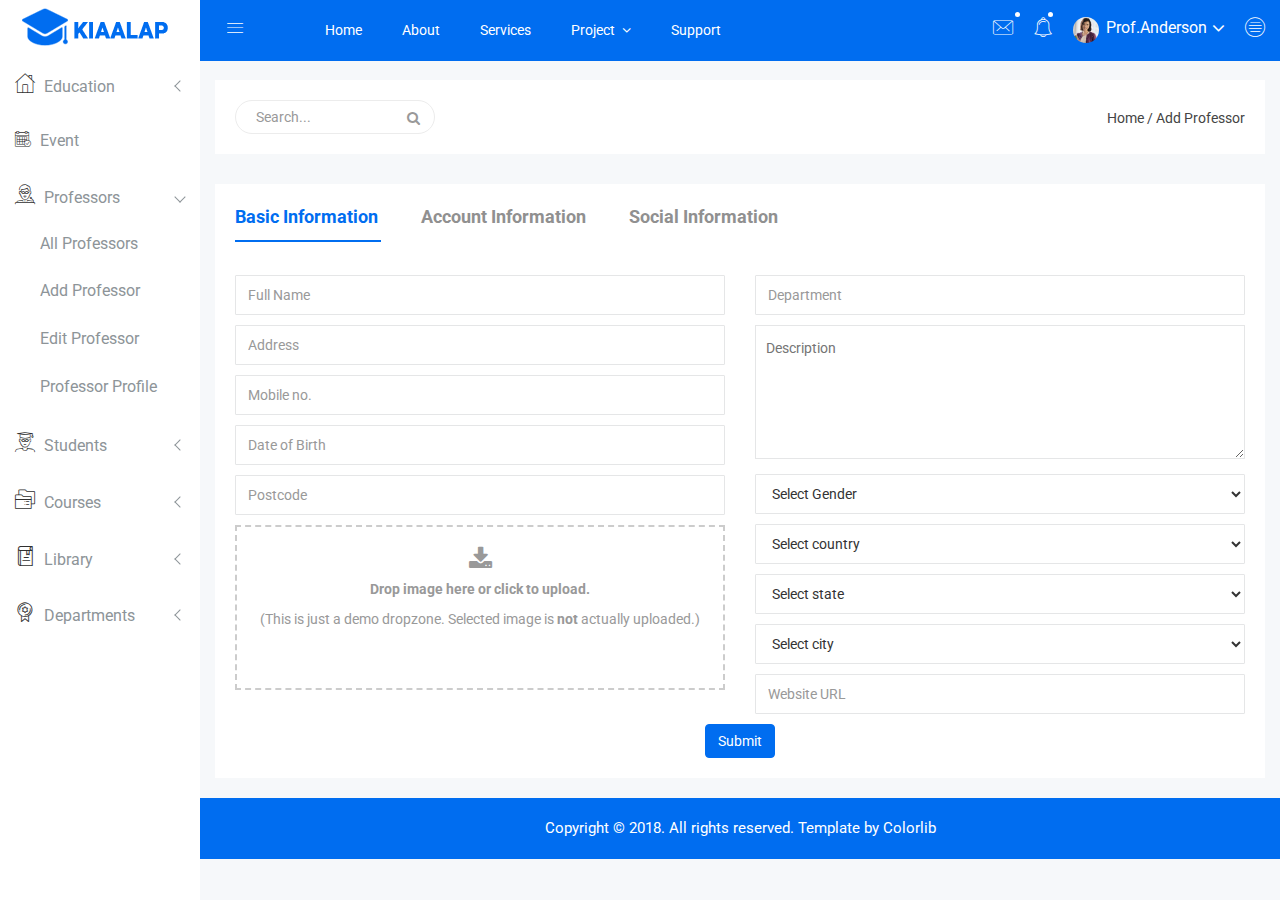
<file: add-professor.html>
<!doctype html>
<html class="no-js" lang="en">

<head>
    <meta charset="utf-8">
    <meta http-equiv="x-ua-compatible" content="ie=edge">
    <title>Add Professor | Kiaalap - Kiaalap Admin Template</title>
    <meta name="description" content="">
    <meta name="viewport" content="width=device-width, initial-scale=1">
    <!-- favicon
		============================================ -->
    <link rel="shortcut icon" type="image/x-icon" href="img/favicon.ico">
    <!-- Google Fonts
		============================================ -->
    <link href="https://fonts.googleapis.com/css?family=Roboto:100,300,400,700,900" rel="stylesheet">
    <!-- Bootstrap CSS
		============================================ -->
    <link rel="stylesheet" href="css/bootstrap.min.css">
    <!-- Bootstrap CSS
		============================================ -->
    <link rel="stylesheet" href="css/font-awesome.min.css">
    <!-- owl.carousel CSS
		============================================ -->
    <link rel="stylesheet" href="css/owl.carousel.css">
    <link rel="stylesheet" href="css/owl.theme.css">
    <link rel="stylesheet" href="css/owl.transitions.css">
    <!-- animate CSS
		============================================ -->
    <link rel="stylesheet" href="css/animate.css">
    <!-- normalize CSS
		============================================ -->
    <link rel="stylesheet" href="css/normalize.css">
    <!-- meanmenu icon CSS
		============================================ -->
    <link rel="stylesheet" href="css/meanmenu.min.css">
    <!-- main CSS
		============================================ -->
    <link rel="stylesheet" href="css/main.css">
    <!-- forms CSS
		============================================ -->
    <link rel="stylesheet" href="css/form/all-type-forms.css">
    <!-- educate icon CSS
		============================================ -->
    <link rel="stylesheet" href="css/educate-custon-icon.css">
    <!-- morrisjs CSS
		============================================ -->
    <link rel="stylesheet" href="css/morrisjs/morris.css">
    <!-- dropzone CSS
		============================================ -->
    <link rel="stylesheet" href="css/dropzone/dropzone.css">
    <!-- mCustomScrollbar CSS
		============================================ -->
    <link rel="stylesheet" href="css/scrollbar/jquery.mCustomScrollbar.min.css">
    <!-- metisMenu CSS
		============================================ -->
    <link rel="stylesheet" href="css/metisMenu/metisMenu.min.css">
    <link rel="stylesheet" href="css/metisMenu/metisMenu-vertical.css">
    <!-- calendar CSS
		============================================ -->
    <link rel="stylesheet" href="css/calendar/fullcalendar.min.css">
    <link rel="stylesheet" href="css/calendar/fullcalendar.print.min.css">
    <!-- style CSS
		============================================ -->
    <link rel="stylesheet" href="style.css">
    <!-- responsive CSS
		============================================ -->
    <link rel="stylesheet" href="css/responsive.css">
    <!-- modernizr JS
		============================================ -->
    <script src="js/vendor/modernizr-2.8.3.min.js"></script>
</head>

<body>
    <!--[if lt IE 8]>
		<p class="browserupgrade">You are using an <strong>outdated</strong> browser. Please <a href="http://browsehappy.com/">upgrade your browser</a> to improve your experience.</p>
	<![endif]-->
    <!-- Start Left menu area -->
    <div class="left-sidebar-pro">
        <nav id="sidebar" class="">
            <div class="sidebar-header">
                <a href="index.html"><img class="main-logo" src="img/logo/logo.png" alt="" /></a>
                <strong><a href="index.html"><img src="img/logo/logosn.png" alt="" /></a></strong>
            </div>
            <div class="left-custom-menu-adp-wrap comment-scrollbar">
                <nav class="sidebar-nav left-sidebar-menu-pro">
                    <ul class="metismenu" id="menu1">
                        <li>
                            <a class="has-arrow" href="index.html">
								   <span class="educate-icon educate-home icon-wrap"></span>
								   <span class="mini-click-non">Education</span>
								</a>
                            <ul class="submenu-angle" aria-expanded="true">
                                <li><a title="Dashboard v.1" href="index.html"><span class="mini-sub-pro">Dashboard v.1</span></a></li>
                                <li><a title="Dashboard v.2" href="index-1.html"><span class="mini-sub-pro">Dashboard v.2</span></a></li>
                                <li><a title="Dashboard v.3" href="index-2.html"><span class="mini-sub-pro">Dashboard v.3</span></a></li>
                                <li><a title="Analytics" href="analytics.html"><span class="mini-sub-pro">Analytics</span></a></li>
                                <li><a title="Widgets" href="widgets.html"><span class="mini-sub-pro">Widgets</span></a></li>
                            </ul>
                        </li>
                        <li>
                            <a title="Landing Page" href="events.html" aria-expanded="false"><span class="educate-icon educate-event icon-wrap sub-icon-mg" aria-hidden="true"></span> <span class="mini-click-non">Event</span></a>
                        </li>
                        <li class="active">
                            <a class="has-arrow" href="all-professors.html" aria-expanded="false"><span class="educate-icon educate-professor icon-wrap"></span> <span class="mini-click-non">Professors</span></a>
                            <ul class="submenu-angle" aria-expanded="false">
                                <li><a title="All Professors" href="all-professors.html"><span class="mini-sub-pro">All Professors</span></a></li>
                                <li><a title="Add Professor" href="add-professor.html"><span class="mini-sub-pro">Add Professor</span></a></li>
                                <li><a title="Edit Professor" href="edit-professor.html"><span class="mini-sub-pro">Edit Professor</span></a></li>
                                <li><a title="Professor Profile" href="professor-profile.html"><span class="mini-sub-pro">Professor Profile</span></a></li>
                            </ul>
                        </li>
                        <li>
                            <a class="has-arrow" href="all-students.html" aria-expanded="false"><span class="educate-icon educate-student icon-wrap"></span> <span class="mini-click-non">Students</span></a>
                            <ul class="submenu-angle" aria-expanded="false">
                                <li><a title="All Students" href="all-students.html"><span class="mini-sub-pro">All Students</span></a></li>
                                <li><a title="Add Students" href="add-student.html"><span class="mini-sub-pro">Add Student</span></a></li>
                                <li><a title="Edit Students" href="edit-student.html"><span class="mini-sub-pro">Edit Student</span></a></li>
                                <li><a title="Students Profile" href="student-profile.html"><span class="mini-sub-pro">Student Profile</span></a></li>
                            </ul>
                        </li>
                        <li>
                            <a class="has-arrow" href="all-courses.html" aria-expanded="false"><span class="educate-icon educate-course icon-wrap"></span> <span class="mini-click-non">Courses</span></a>
                            <ul class="submenu-angle" aria-expanded="false">
                                <li><a title="All Courses" href="all-courses.html"><span class="mini-sub-pro">All Courses</span></a></li>
                                <li><a title="Add Courses" href="add-course.html"><span class="mini-sub-pro">Add Course</span></a></li>
                                <li><a title="Edit Courses" href="edit-course.html"><span class="mini-sub-pro">Edit Course</span></a></li>
                                <li><a title="Courses Profile" href="course-info.html"><span class="mini-sub-pro">Courses Info</span></a></li>
                                <li><a title="course Payment" href="course-payment.html"><span class="mini-sub-pro">Courses Payment</span></a></li>
                            </ul>
                        </li>
                        <li>
                            <a class="has-arrow" href="all-courses.html" aria-expanded="false"><span class="educate-icon educate-library icon-wrap"></span> <span class="mini-click-non">Library</span></a>
                            <ul class="submenu-angle" aria-expanded="false">
                                <li><a title="All Library" href="library-assets.html"><span class="mini-sub-pro">Library Assets</span></a></li>
                                <li><a title="Add Library" href="add-library-assets.html"><span class="mini-sub-pro">Add Library Asset</span></a></li>
                                <li><a title="Edit Library" href="edit-library-assets.html"><span class="mini-sub-pro">Edit Library Asset</span></a></li>
                            </ul>
                        </li>
                        <li>
                            <a class="has-arrow" href="all-courses.html" aria-expanded="false"><span class="educate-icon educate-department icon-wrap"></span> <span class="mini-click-non">Departments</span></a>
                            <ul class="submenu-angle" aria-expanded="false">
                                <li><a title="Departments List" href="departments.html"><span class="mini-sub-pro">Departments List</span></a></li>
                                <li><a title="Add Departments" href="add-department.html"><span class="mini-sub-pro">Add Departments</span></a></li>
                                <li><a title="Edit Departments" href="edit-department.html"><span class="mini-sub-pro">Edit Departments</span></a></li>
                            </ul>
                        </li>
                        <li>
                            <a class="has-arrow" href="mailbox.html" aria-expanded="false"><span class="educate-icon educate-message icon-wrap"></span> <span class="mini-click-non">Mailbox</span></a>
                            <ul class="submenu-angle" aria-expanded="false">
                                <li><a title="Inbox" href="mailbox.html"><span class="mini-sub-pro">Inbox</span></a></li>
                                <li><a title="View Mail" href="mailbox-view.html"><span class="mini-sub-pro">View Mail</span></a></li>
                                <li><a title="Compose Mail" href="mailbox-compose.html"><span class="mini-sub-pro">Compose Mail</span></a></li>
                            </ul>
                        </li>
                        <li>
                            <a class="has-arrow" href="mailbox.html" aria-expanded="false"><span class="educate-icon educate-interface icon-wrap"></span> <span class="mini-click-non">Interface</span></a>
                            <ul class="submenu-angle interface-mini-nb-dp" aria-expanded="false">
                                <li><a title="Google Map" href="google-map.html"><span class="mini-sub-pro">Google Map</span></a></li>
                                <li><a title="Data Maps" href="data-maps.html"><span class="mini-sub-pro">Data Maps</span></a></li>
                                <li><a title="Pdf Viewer" href="pdf-viewer.html"><span class="mini-sub-pro">Pdf Viewer</span></a></li>
                                <li><a title="X-Editable" href="x-editable.html"><span class="mini-sub-pro">X-Editable</span></a></li>
                                <li><a title="Code Editor" href="code-editor.html"><span class="mini-sub-pro">Code Editor</span></a></li>
                                <li><a title="Tree View" href="tree-view.html"><span class="mini-sub-pro">Tree View</span></a></li>
                                <li><a title="Preloader" href="preloader.html"><span class="mini-sub-pro">Preloader</span></a></li>
                                <li><a title="Images Cropper" href="images-cropper.html"><span class="mini-sub-pro">Images Cropper</span></a></li>
                            </ul>
                        </li>
                        <li>
                            <a class="has-arrow" href="mailbox.html" aria-expanded="false"><span class="educate-icon educate-charts icon-wrap"></span> <span class="mini-click-non">Charts</span></a>
                            <ul class="submenu-angle chart-mini-nb-dp" aria-expanded="false">
                                <li><a title="Bar Charts" href="bar-charts.html"><span class="mini-sub-pro">Bar Charts</span></a></li>
                                <li><a title="Line Charts" href="line-charts.html"><span class="mini-sub-pro">Line Charts</span></a></li>
                                <li><a title="Area Charts" href="area-charts.html"><span class="mini-sub-pro">Area Charts</span></a></li>
                                <li><a title="Rounded Charts" href="rounded-chart.html"><span class="mini-sub-pro">Rounded Charts</span></a></li>
                                <li><a title="C3 Charts" href="c3.html"><span class="mini-sub-pro">C3 Charts</span></a></li>
                                <li><a title="Sparkline Charts" href="sparkline.html"><span class="mini-sub-pro">Sparkline Charts</span></a></li>
                                <li><a title="Peity Charts" href="peity.html"><span class="mini-sub-pro">Peity Charts</span></a></li>
                            </ul>
                        </li>
                        <li>
                            <a class="has-arrow" href="mailbox.html" aria-expanded="false"><span class="educate-icon educate-data-table icon-wrap"></span> <span class="mini-click-non">Data Tables</span></a>
                            <ul class="submenu-angle" aria-expanded="false">
                                <li><a title="Peity Charts" href="static-table.html"><span class="mini-sub-pro">Static Table</span></a></li>
                                <li><a title="Data Table" href="data-table.html"><span class="mini-sub-pro">Data Table</span></a></li>
                            </ul>
                        </li>
                        <li>
                            <a class="has-arrow" href="mailbox.html" aria-expanded="false"><span class="educate-icon educate-form icon-wrap"></span> <span class="mini-click-non">Forms Elements</span></a>
                            <ul class="submenu-angle form-mini-nb-dp" aria-expanded="false">
                                <li><a title="Basic Form Elements" href="basic-form-element.html"><span class="mini-sub-pro">Bc Form Elements</span></a></li>
                                <li><a title="Advance Form Elements" href="advance-form-element.html"><span class="mini-sub-pro">Ad Form Elements</span></a></li>
                                <li><a title="Password Meter" href="password-meter.html"><span class="mini-sub-pro">Password Meter</span></a></li>
                                <li><a title="Multi Upload" href="multi-upload.html"><span class="mini-sub-pro">Multi Upload</span></a></li>
                                <li><a title="Text Editor" href="tinymc.html"><span class="mini-sub-pro">Text Editor</span></a></li>
                                <li><a title="Dual List Box" href="dual-list-box.html"><span class="mini-sub-pro">Dual List Box</span></a></li>
                            </ul>
                        </li>
                        <li>
                            <a class="has-arrow" href="mailbox.html" aria-expanded="false"><span class="educate-icon educate-apps icon-wrap"></span> <span class="mini-click-non">App views</span></a>
                            <ul class="submenu-angle app-mini-nb-dp" aria-expanded="false">
                                <li><a title="Notifications" href="notifications.html"><span class="mini-sub-pro">Notifications</span></a></li>
                                <li><a title="Alerts" href="alerts.html"><span class="mini-sub-pro">Alerts</span></a></li>
                                <li><a title="Modals" href="modals.html"><span class="mini-sub-pro">Modals</span></a></li>
                                <li><a title="Buttons" href="buttons.html"><span class="mini-sub-pro">Buttons</span></a></li>
                                <li><a title="Tabs" href="tabs.html"><span class="mini-sub-pro">Tabs</span></a></li>
                                <li><a title="Accordion" href="accordion.html"><span class="mini-sub-pro">Accordion</span></a></li>
                            </ul>
                        </li>
                        <li id="removable">
                            <a class="has-arrow" href="#" aria-expanded="false"><span class="educate-icon educate-pages icon-wrap"></span> <span class="mini-click-non">Pages</span></a>
                            <ul class="submenu-angle page-mini-nb-dp" aria-expanded="false">
                                <li><a title="Login" href="login.html"><span class="mini-sub-pro">Login</span></a></li>
                                <li><a title="Register" href="register.html"><span class="mini-sub-pro">Register</span></a></li>
                                <li><a title="Lock" href="lock.html"><span class="mini-sub-pro">Lock</span></a></li>
                                <li><a title="Password Recovery" href="password-recovery.html"><span class="mini-sub-pro">Password Recovery</span></a></li>
                                <li><a title="404 Page" href="404.html"><span class="mini-sub-pro">404 Page</span></a></li>
                                <li><a title="500 Page" href="500.html"><span class="mini-sub-pro">500 Page</span></a></li>
                            </ul>
                        </li>
                    </ul>
                </nav>
            </div>
        </nav>
    </div>
    <!-- End Left menu area -->
    <!-- Start Welcome area -->
    <div class="all-content-wrapper">
        <div class="container-fluid">
            <div class="row">
                <div class="col-lg-12 col-md-12 col-sm-12 col-xs-12">
                    <div class="logo-pro">
                        <a href="index.html"><img class="main-logo" src="img/logo/logo.png" alt="" /></a>
                    </div>
                </div>
            </div>
        </div>
        <div class="header-advance-area">
            <div class="header-top-area">
                <div class="container-fluid">
                    <div class="row">
                        <div class="col-lg-12 col-md-12 col-sm-12 col-xs-12">
                            <div class="header-top-wraper">
                                <div class="row">
                                    <div class="col-lg-1 col-md-0 col-sm-1 col-xs-12">
                                        <div class="menu-switcher-pro">
                                            <button type="button" id="sidebarCollapse" class="btn bar-button-pro header-drl-controller-btn btn-info navbar-btn">
													<i class="educate-icon educate-nav"></i>
												</button>
                                        </div>
                                    </div>
                                    <div class="col-lg-6 col-md-7 col-sm-6 col-xs-12">
                                        <div class="header-top-menu tabl-d-n">
                                            <ul class="nav navbar-nav mai-top-nav">
                                                <li class="nav-item"><a href="#" class="nav-link">Home</a>
                                                </li>
                                                <li class="nav-item"><a href="#" class="nav-link">About</a>
                                                </li>
                                                <li class="nav-item"><a href="#" class="nav-link">Services</a>
                                                </li>
                                                <li class="nav-item dropdown res-dis-nn">
                                                    <a href="#" data-toggle="dropdown" role="button" aria-expanded="false" class="nav-link dropdown-toggle">Project <span class="angle-down-topmenu"><i class="fa fa-angle-down"></i></span></a>
                                                    <div role="menu" class="dropdown-menu animated zoomIn">
                                                        <a href="#" class="dropdown-item">Documentation</a>
                                                        <a href="#" class="dropdown-item">Expert Backend</a>
                                                        <a href="#" class="dropdown-item">Expert FrontEnd</a>
                                                        <a href="#" class="dropdown-item">Contact Support</a>
                                                    </div>
                                                </li>
                                                <li class="nav-item"><a href="#" class="nav-link">Support</a>
                                                </li>
                                            </ul>
                                        </div>
                                    </div>
                                    <div class="col-lg-5 col-md-5 col-sm-12 col-xs-12">
                                        <div class="header-right-info">
                                            <ul class="nav navbar-nav mai-top-nav header-right-menu">
                                                <li class="nav-item dropdown">
                                                    <a href="#" data-toggle="dropdown" role="button" aria-expanded="false" class="nav-link dropdown-toggle"><i class="educate-icon educate-message edu-chat-pro" aria-hidden="true"></i><span class="indicator-ms"></span></a>
                                                    <div role="menu" class="author-message-top dropdown-menu animated zoomIn">
                                                        <div class="message-single-top">
                                                            <h1>Message</h1>
                                                        </div>
                                                        <ul class="message-menu">
                                                            <li>
                                                                <a href="#">
                                                                    <div class="message-img">
                                                                        <img src="img/contact/1.jpg" alt="">
                                                                    </div>
                                                                    <div class="message-content">
                                                                        <span class="message-date">16 Sept</span>
                                                                        <h2>Advanda Cro</h2>
                                                                        <p>Please done this project as soon possible.</p>
                                                                    </div>
                                                                </a>
                                                            </li>
                                                            <li>
                                                                <a href="#">
                                                                    <div class="message-img">
                                                                        <img src="img/contact/4.jpg" alt="">
                                                                    </div>
                                                                    <div class="message-content">
                                                                        <span class="message-date">16 Sept</span>
                                                                        <h2>Sulaiman din</h2>
                                                                        <p>Please done this project as soon possible.</p>
                                                                    </div>
                                                                </a>
                                                            </li>
                                                            <li>
                                                                <a href="#">
                                                                    <div class="message-img">
                                                                        <img src="img/contact/3.jpg" alt="">
                                                                    </div>
                                                                    <div class="message-content">
                                                                        <span class="message-date">16 Sept</span>
                                                                        <h2>Victor Jara</h2>
                                                                        <p>Please done this project as soon possible.</p>
                                                                    </div>
                                                                </a>
                                                            </li>
                                                            <li>
                                                                <a href="#">
                                                                    <div class="message-img">
                                                                        <img src="img/contact/2.jpg" alt="">
                                                                    </div>
                                                                    <div class="message-content">
                                                                        <span class="message-date">16 Sept</span>
                                                                        <h2>Victor Jara</h2>
                                                                        <p>Please done this project as soon possible.</p>
                                                                    </div>
                                                                </a>
                                                            </li>
                                                        </ul>
                                                        <div class="message-view">
                                                            <a href="#">View All Messages</a>
                                                        </div>
                                                    </div>
                                                </li>
                                                <li class="nav-item"><a href="#" data-toggle="dropdown" role="button" aria-expanded="false" class="nav-link dropdown-toggle"><i class="educate-icon educate-bell" aria-hidden="true"></i><span class="indicator-nt"></span></a>
                                                    <div role="menu" class="notification-author dropdown-menu animated zoomIn">
                                                        <div class="notification-single-top">
                                                            <h1>Notifications</h1>
                                                        </div>
                                                        <ul class="notification-menu">
                                                            <li>
                                                                <a href="#">
                                                                    <div class="notification-icon">
                                                                        <i class="educate-icon educate-checked edu-checked-pro admin-check-pro" aria-hidden="true"></i>
                                                                    </div>
                                                                    <div class="notification-content">
                                                                        <span class="notification-date">16 Sept</span>
                                                                        <h2>Advanda Cro</h2>
                                                                        <p>Please done this project as soon possible.</p>
                                                                    </div>
                                                                </a>
                                                            </li>
                                                            <li>
                                                                <a href="#">
                                                                    <div class="notification-icon">
                                                                        <i class="fa fa-cloud edu-cloud-computing-down" aria-hidden="true"></i>
                                                                    </div>
                                                                    <div class="notification-content">
                                                                        <span class="notification-date">16 Sept</span>
                                                                        <h2>Sulaiman din</h2>
                                                                        <p>Please done this project as soon possible.</p>
                                                                    </div>
                                                                </a>
                                                            </li>
                                                            <li>
                                                                <a href="#">
                                                                    <div class="notification-icon">
                                                                        <i class="fa fa-eraser edu-shield" aria-hidden="true"></i>
                                                                    </div>
                                                                    <div class="notification-content">
                                                                        <span class="notification-date">16 Sept</span>
                                                                        <h2>Victor Jara</h2>
                                                                        <p>Please done this project as soon possible.</p>
                                                                    </div>
                                                                </a>
                                                            </li>
                                                            <li>
                                                                <a href="#">
                                                                    <div class="notification-icon">
                                                                        <i class="fa fa-line-chart edu-analytics-arrow" aria-hidden="true"></i>
                                                                    </div>
                                                                    <div class="notification-content">
                                                                        <span class="notification-date">16 Sept</span>
                                                                        <h2>Victor Jara</h2>
                                                                        <p>Please done this project as soon possible.</p>
                                                                    </div>
                                                                </a>
                                                            </li>
                                                        </ul>
                                                        <div class="notification-view">
                                                            <a href="#">View All Notification</a>
                                                        </div>
                                                    </div>
                                                </li>
                                                <li class="nav-item">
                                                    <a href="#" data-toggle="dropdown" role="button" aria-expanded="false" class="nav-link dropdown-toggle">
															<img src="img/product/pro4.jpg" alt="" />
															<span class="admin-name">Prof.Anderson</span>
															<i class="fa fa-angle-down edu-icon edu-down-arrow"></i>
														</a>
                                                    <ul role="menu" class="dropdown-header-top author-log dropdown-menu animated zoomIn">
                                                        <li><a href="#"><span class="edu-icon edu-home-admin author-log-ic"></span>My Account</a>
                                                        </li>
                                                        <li><a href="#"><span class="edu-icon edu-user-rounded author-log-ic"></span>My Profile</a>
                                                        </li>
                                                        <li><a href="#"><span class="edu-icon edu-money author-log-ic"></span>User Billing</a>
                                                        </li>
                                                        <li><a href="#"><span class="edu-icon edu-settings author-log-ic"></span>Settings</a>
                                                        </li>
                                                        <li><a href="#"><span class="edu-icon edu-locked author-log-ic"></span>Log Out</a>
                                                        </li>
                                                    </ul>
                                                </li>
                                                <li class="nav-item nav-setting-open"><a href="#" data-toggle="dropdown" role="button" aria-expanded="false" class="nav-link dropdown-toggle"><i class="educate-icon educate-menu"></i></a>

                                                    <div role="menu" class="admintab-wrap menu-setting-wrap menu-setting-wrap-bg dropdown-menu animated zoomIn">
                                                        <ul class="nav nav-tabs custon-set-tab">
                                                            <li class="active"><a data-toggle="tab" href="#Notes">Notes</a>
                                                            </li>
                                                            <li><a data-toggle="tab" href="#Projects">Projects</a>
                                                            </li>
                                                            <li><a data-toggle="tab" href="#Settings">Settings</a>
                                                            </li>
                                                        </ul>

                                                        <div class="tab-content custom-bdr-nt">
                                                            <div id="Notes" class="tab-pane fade in active">
                                                                <div class="notes-area-wrap">
                                                                    <div class="note-heading-indicate">
                                                                        <h2><i class="fa fa-comments-o"></i> Latest Notes</h2>
                                                                        <p>You have 10 new message.</p>
                                                                    </div>
                                                                    <div class="notes-list-area notes-menu-scrollbar">
                                                                        <ul class="notes-menu-list">
                                                                            <li>
                                                                                <a href="#">
                                                                                    <div class="notes-list-flow">
                                                                                        <div class="notes-img">
                                                                                            <img src="img/contact/4.jpg" alt="" />
                                                                                        </div>
                                                                                        <div class="notes-content">
                                                                                            <p> The point of using Lorem Ipsum is that it has a more-or-less normal.</p>
                                                                                            <span>Yesterday 2:45 pm</span>
                                                                                        </div>
                                                                                    </div>
                                                                                </a>
                                                                            </li>
                                                                            <li>
                                                                                <a href="#">
                                                                                    <div class="notes-list-flow">
                                                                                        <div class="notes-img">
                                                                                            <img src="img/contact/1.jpg" alt="" />
                                                                                        </div>
                                                                                        <div class="notes-content">
                                                                                            <p> The point of using Lorem Ipsum is that it has a more-or-less normal.</p>
                                                                                            <span>Yesterday 2:45 pm</span>
                                                                                        </div>
                                                                                    </div>
                                                                                </a>
                                                                            </li>
                                                                            <li>
                                                                                <a href="#">
                                                                                    <div class="notes-list-flow">
                                                                                        <div class="notes-img">
                                                                                            <img src="img/contact/2.jpg" alt="" />
                                                                                        </div>
                                                                                        <div class="notes-content">
                                                                                            <p> The point of using Lorem Ipsum is that it has a more-or-less normal.</p>
                                                                                            <span>Yesterday 2:45 pm</span>
                                                                                        </div>
                                                                                    </div>
                                                                                </a>
                                                                            </li>
                                                                            <li>
                                                                                <a href="#">
                                                                                    <div class="notes-list-flow">
                                                                                        <div class="notes-img">
                                                                                            <img src="img/contact/3.jpg" alt="" />
                                                                                        </div>
                                                                                        <div class="notes-content">
                                                                                            <p> The point of using Lorem Ipsum is that it has a more-or-less normal.</p>
                                                                                            <span>Yesterday 2:45 pm</span>
                                                                                        </div>
                                                                                    </div>
                                                                                </a>
                                                                            </li>
                                                                            <li>
                                                                                <a href="#">
                                                                                    <div class="notes-list-flow">
                                                                                        <div class="notes-img">
                                                                                            <img src="img/contact/4.jpg" alt="" />
                                                                                        </div>
                                                                                        <div class="notes-content">
                                                                                            <p> The point of using Lorem Ipsum is that it has a more-or-less normal.</p>
                                                                                            <span>Yesterday 2:45 pm</span>
                                                                                        </div>
                                                                                    </div>
                                                                                </a>
                                                                            </li>
                                                                            <li>
                                                                                <a href="#">
                                                                                    <div class="notes-list-flow">
                                                                                        <div class="notes-img">
                                                                                            <img src="img/contact/1.jpg" alt="" />
                                                                                        </div>
                                                                                        <div class="notes-content">
                                                                                            <p> The point of using Lorem Ipsum is that it has a more-or-less normal.</p>
                                                                                            <span>Yesterday 2:45 pm</span>
                                                                                        </div>
                                                                                    </div>
                                                                                </a>
                                                                            </li>
                                                                            <li>
                                                                                <a href="#">
                                                                                    <div class="notes-list-flow">
                                                                                        <div class="notes-img">
                                                                                            <img src="img/contact/2.jpg" alt="" />
                                                                                        </div>
                                                                                        <div class="notes-content">
                                                                                            <p> The point of using Lorem Ipsum is that it has a more-or-less normal.</p>
                                                                                            <span>Yesterday 2:45 pm</span>
                                                                                        </div>
                                                                                    </div>
                                                                                </a>
                                                                            </li>
                                                                            <li>
                                                                                <a href="#">
                                                                                    <div class="notes-list-flow">
                                                                                        <div class="notes-img">
                                                                                            <img src="img/contact/1.jpg" alt="" />
                                                                                        </div>
                                                                                        <div class="notes-content">
                                                                                            <p> The point of using Lorem Ipsum is that it has a more-or-less normal.</p>
                                                                                            <span>Yesterday 2:45 pm</span>
                                                                                        </div>
                                                                                    </div>
                                                                                </a>
                                                                            </li>
                                                                            <li>
                                                                                <a href="#">
                                                                                    <div class="notes-list-flow">
                                                                                        <div class="notes-img">
                                                                                            <img src="img/contact/2.jpg" alt="" />
                                                                                        </div>
                                                                                        <div class="notes-content">
                                                                                            <p> The point of using Lorem Ipsum is that it has a more-or-less normal.</p>
                                                                                            <span>Yesterday 2:45 pm</span>
                                                                                        </div>
                                                                                    </div>
                                                                                </a>
                                                                            </li>
                                                                            <li>
                                                                                <a href="#">
                                                                                    <div class="notes-list-flow">
                                                                                        <div class="notes-img">
                                                                                            <img src="img/contact/3.jpg" alt="" />
                                                                                        </div>
                                                                                        <div class="notes-content">
                                                                                            <p> The point of using Lorem Ipsum is that it has a more-or-less normal.</p>
                                                                                            <span>Yesterday 2:45 pm</span>
                                                                                        </div>
                                                                                    </div>
                                                                                </a>
                                                                            </li>
                                                                        </ul>
                                                                    </div>
                                                                </div>
                                                            </div>
                                                            <div id="Projects" class="tab-pane fade">
                                                                <div class="projects-settings-wrap">
                                                                    <div class="note-heading-indicate">
                                                                        <h2><i class="fa fa-cube"></i> Latest projects</h2>
                                                                        <p> You have 20 projects. 5 not completed.</p>
                                                                    </div>
                                                                    <div class="project-st-list-area project-st-menu-scrollbar">
                                                                        <ul class="projects-st-menu-list">
                                                                            <li>
                                                                                <a href="#">
                                                                                    <div class="project-list-flow">
                                                                                        <div class="projects-st-heading">
                                                                                            <h2>Web Development</h2>
                                                                                            <p> The point of using Lorem Ipsum is that it has a more or less normal.</p>
                                                                                            <span class="project-st-time">1 hours ago</span>
                                                                                        </div>
                                                                                        <div class="projects-st-content">
                                                                                            <p>Completion with: 28%</p>
                                                                                            <div class="progress progress-mini">
                                                                                                <div style="width: 28%;" class="progress-bar progress-bar-danger hd-tp-1"></div>
                                                                                            </div>
                                                                                            <p>Project end: 4:00 pm - 12.06.2014</p>
                                                                                        </div>
                                                                                    </div>
                                                                                </a>
                                                                            </li>
                                                                            <li>
                                                                                <a href="#">
                                                                                    <div class="project-list-flow">
                                                                                        <div class="projects-st-heading">
                                                                                            <h2>Software Development</h2>
                                                                                            <p> The point of using Lorem Ipsum is that it has a more or less normal.</p>
                                                                                            <span class="project-st-time">2 hours ago</span>
                                                                                        </div>
                                                                                        <div class="projects-st-content project-rating-cl">
                                                                                            <p>Completion with: 68%</p>
                                                                                            <div class="progress progress-mini">
                                                                                                <div style="width: 68%;" class="progress-bar hd-tp-2"></div>
                                                                                            </div>
                                                                                            <p>Project end: 4:00 pm - 12.06.2014</p>
                                                                                        </div>
                                                                                    </div>
                                                                                </a>
                                                                            </li>
                                                                            <li>
                                                                                <a href="#">
                                                                                    <div class="project-list-flow">
                                                                                        <div class="projects-st-heading">
                                                                                            <h2>Graphic Design</h2>
                                                                                            <p> The point of using Lorem Ipsum is that it has a more or less normal.</p>
                                                                                            <span class="project-st-time">3 hours ago</span>
                                                                                        </div>
                                                                                        <div class="projects-st-content">
                                                                                            <p>Completion with: 78%</p>
                                                                                            <div class="progress progress-mini">
                                                                                                <div style="width: 78%;" class="progress-bar hd-tp-3"></div>
                                                                                            </div>
                                                                                            <p>Project end: 4:00 pm - 12.06.2014</p>
                                                                                        </div>
                                                                                    </div>
                                                                                </a>
                                                                            </li>
                                                                            <li>
                                                                                <a href="#">
                                                                                    <div class="project-list-flow">
                                                                                        <div class="projects-st-heading">
                                                                                            <h2>Web Design</h2>
                                                                                            <p> The point of using Lorem Ipsum is that it has a more or less normal.</p>
                                                                                            <span class="project-st-time">4 hours ago</span>
                                                                                        </div>
                                                                                        <div class="projects-st-content project-rating-cl2">
                                                                                            <p>Completion with: 38%</p>
                                                                                            <div class="progress progress-mini">
                                                                                                <div style="width: 38%;" class="progress-bar progress-bar-danger hd-tp-4"></div>
                                                                                            </div>
                                                                                            <p>Project end: 4:00 pm - 12.06.2014</p>
                                                                                        </div>
                                                                                    </div>
                                                                                </a>
                                                                            </li>
                                                                            <li>
                                                                                <a href="#">
                                                                                    <div class="project-list-flow">
                                                                                        <div class="projects-st-heading">
                                                                                            <h2>Business Card</h2>
                                                                                            <p> The point of using Lorem Ipsum is that it has a more or less normal.</p>
                                                                                            <span class="project-st-time">5 hours ago</span>
                                                                                        </div>
                                                                                        <div class="projects-st-content">
                                                                                            <p>Completion with: 28%</p>
                                                                                            <div class="progress progress-mini">
                                                                                                <div style="width: 28%;" class="progress-bar progress-bar-danger hd-tp-5"></div>
                                                                                            </div>
                                                                                            <p>Project end: 4:00 pm - 12.06.2014</p>
                                                                                        </div>
                                                                                    </div>
                                                                                </a>
                                                                            </li>
                                                                            <li>
                                                                                <a href="#">
                                                                                    <div class="project-list-flow">
                                                                                        <div class="projects-st-heading">
                                                                                            <h2>Ecommerce Business</h2>
                                                                                            <p> The point of using Lorem Ipsum is that it has a more or less normal.</p>
                                                                                            <span class="project-st-time">6 hours ago</span>
                                                                                        </div>
                                                                                        <div class="projects-st-content project-rating-cl">
                                                                                            <p>Completion with: 68%</p>
                                                                                            <div class="progress progress-mini">
                                                                                                <div style="width: 68%;" class="progress-bar hd-tp-6"></div>
                                                                                            </div>
                                                                                            <p>Project end: 4:00 pm - 12.06.2014</p>
                                                                                        </div>
                                                                                    </div>
                                                                                </a>
                                                                            </li>
                                                                            <li>
                                                                                <a href="#">
                                                                                    <div class="project-list-flow">
                                                                                        <div class="projects-st-heading">
                                                                                            <h2>Woocommerce Plugin</h2>
                                                                                            <p> The point of using Lorem Ipsum is that it has a more or less normal.</p>
                                                                                            <span class="project-st-time">7 hours ago</span>
                                                                                        </div>
                                                                                        <div class="projects-st-content">
                                                                                            <p>Completion with: 78%</p>
                                                                                            <div class="progress progress-mini">
                                                                                                <div style="width: 78%;" class="progress-bar"></div>
                                                                                            </div>
                                                                                            <p>Project end: 4:00 pm - 12.06.2014</p>
                                                                                        </div>
                                                                                    </div>
                                                                                </a>
                                                                            </li>
                                                                            <li>
                                                                                <a href="#">
                                                                                    <div class="project-list-flow">
                                                                                        <div class="projects-st-heading">
                                                                                            <h2>Wordpress Theme</h2>
                                                                                            <p> The point of using Lorem Ipsum is that it has a more or less normal.</p>
                                                                                            <span class="project-st-time">9 hours ago</span>
                                                                                        </div>
                                                                                        <div class="projects-st-content project-rating-cl2">
                                                                                            <p>Completion with: 38%</p>
                                                                                            <div class="progress progress-mini">
                                                                                                <div style="width: 38%;" class="progress-bar progress-bar-danger"></div>
                                                                                            </div>
                                                                                            <p>Project end: 4:00 pm - 12.06.2014</p>
                                                                                        </div>
                                                                                    </div>
                                                                                </a>
                                                                            </li>
                                                                        </ul>
                                                                    </div>
                                                                </div>
                                                            </div>
                                                            <div id="Settings" class="tab-pane fade">
                                                                <div class="setting-panel-area">
                                                                    <div class="note-heading-indicate">
                                                                        <h2><i class="fa fa-gears"></i> Settings Panel</h2>
                                                                        <p> You have 20 Settings. 5 not completed.</p>
                                                                    </div>
                                                                    <ul class="setting-panel-list">
                                                                        <li>
                                                                            <div class="checkbox-setting-pro">
                                                                                <div class="checkbox-title-pro">
                                                                                    <h2>Show notifications</h2>
                                                                                    <div class="ts-custom-check">
                                                                                        <div class="onoffswitch">
                                                                                            <input type="checkbox" name="collapsemenu" class="onoffswitch-checkbox" id="example">
                                                                                            <label class="onoffswitch-label" for="example">
																									<span class="onoffswitch-inner"></span>
																									<span class="onoffswitch-switch"></span>
																								</label>
                                                                                        </div>
                                                                                    </div>
                                                                                </div>
                                                                            </div>
                                                                        </li>
                                                                        <li>
                                                                            <div class="checkbox-setting-pro">
                                                                                <div class="checkbox-title-pro">
                                                                                    <h2>Disable Chat</h2>
                                                                                    <div class="ts-custom-check">
                                                                                        <div class="onoffswitch">
                                                                                            <input type="checkbox" name="collapsemenu" class="onoffswitch-checkbox" id="example3">
                                                                                            <label class="onoffswitch-label" for="example3">
																									<span class="onoffswitch-inner"></span>
																									<span class="onoffswitch-switch"></span>
																								</label>
                                                                                        </div>
                                                                                    </div>
                                                                                </div>
                                                                            </div>
                                                                        </li>
                                                                        <li>
                                                                            <div class="checkbox-setting-pro">
                                                                                <div class="checkbox-title-pro">
                                                                                    <h2>Enable history</h2>
                                                                                    <div class="ts-custom-check">
                                                                                        <div class="onoffswitch">
                                                                                            <input type="checkbox" name="collapsemenu" class="onoffswitch-checkbox" id="example4">
                                                                                            <label class="onoffswitch-label" for="example4">
																									<span class="onoffswitch-inner"></span>
																									<span class="onoffswitch-switch"></span>
																								</label>
                                                                                        </div>
                                                                                    </div>
                                                                                </div>
                                                                            </div>
                                                                        </li>
                                                                        <li>
                                                                            <div class="checkbox-setting-pro">
                                                                                <div class="checkbox-title-pro">
                                                                                    <h2>Show charts</h2>
                                                                                    <div class="ts-custom-check">
                                                                                        <div class="onoffswitch">
                                                                                            <input type="checkbox" name="collapsemenu" class="onoffswitch-checkbox" id="example7">
                                                                                            <label class="onoffswitch-label" for="example7">
																									<span class="onoffswitch-inner"></span>
																									<span class="onoffswitch-switch"></span>
																								</label>
                                                                                        </div>
                                                                                    </div>
                                                                                </div>
                                                                            </div>
                                                                        </li>
                                                                        <li>
                                                                            <div class="checkbox-setting-pro">
                                                                                <div class="checkbox-title-pro">
                                                                                    <h2>Update everyday</h2>
                                                                                    <div class="ts-custom-check">
                                                                                        <div class="onoffswitch">
                                                                                            <input type="checkbox" name="collapsemenu" checked="" class="onoffswitch-checkbox" id="example2">
                                                                                            <label class="onoffswitch-label" for="example2">
																									<span class="onoffswitch-inner"></span>
																									<span class="onoffswitch-switch"></span>
																								</label>
                                                                                        </div>
                                                                                    </div>
                                                                                </div>
                                                                            </div>
                                                                        </li>
                                                                        <li>
                                                                            <div class="checkbox-setting-pro">
                                                                                <div class="checkbox-title-pro">
                                                                                    <h2>Global search</h2>
                                                                                    <div class="ts-custom-check">
                                                                                        <div class="onoffswitch">
                                                                                            <input type="checkbox" name="collapsemenu" checked="" class="onoffswitch-checkbox" id="example6">
                                                                                            <label class="onoffswitch-label" for="example6">
																									<span class="onoffswitch-inner"></span>
																									<span class="onoffswitch-switch"></span>
																								</label>
                                                                                        </div>
                                                                                    </div>
                                                                                </div>
                                                                            </div>
                                                                        </li>
                                                                        <li>
                                                                            <div class="checkbox-setting-pro">
                                                                                <div class="checkbox-title-pro">
                                                                                    <h2>Offline users</h2>
                                                                                    <div class="ts-custom-check">
                                                                                        <div class="onoffswitch">
                                                                                            <input type="checkbox" name="collapsemenu" checked="" class="onoffswitch-checkbox" id="example5">
                                                                                            <label class="onoffswitch-label" for="example5">
																									<span class="onoffswitch-inner"></span>
																									<span class="onoffswitch-switch"></span>
																								</label>
                                                                                        </div>
                                                                                    </div>
                                                                                </div>
                                                                            </div>
                                                                        </li>
                                                                    </ul>

                                                                </div>
                                                            </div>
                                                        </div>
                                                    </div>
                                                </li>
                                            </ul>
                                        </div>
                                    </div>
                                </div>
                            </div>
                        </div>
                    </div>
                </div>
            </div>
            <!-- Mobile Menu start -->
            <div class="mobile-menu-area">
                <div class="container">
                    <div class="row">
                        <div class="col-lg-12 col-md-12 col-sm-12 col-xs-12">
                            <div class="mobile-menu">
                                <nav id="dropdown">
                                    <ul class="mobile-menu-nav">
                                        <li><a data-toggle="collapse" data-target="#Charts" href="#">Home <span class="admin-project-icon edu-icon edu-down-arrow"></span></a>
                                            <ul class="collapse dropdown-header-top">
                                                <li><a href="index.html">Dashboard v.1</a></li>
                                                <li><a href="index-1.html">Dashboard v.2</a></li>
                                                <li><a href="index-3.html">Dashboard v.3</a></li>
                                                <li><a href="analytics.html">Analytics</a></li>
                                                <li><a href="widgets.html">Widgets</a></li>
                                            </ul>
                                        </li>
                                        <li><a href="events.html">Event</a></li>
                                        <li><a data-toggle="collapse" data-target="#demoevent" href="#">Professors <span class="admin-project-icon edu-icon edu-down-arrow"></span></a>
                                            <ul id="demoevent" class="collapse dropdown-header-top">
                                                <li><a href="all-professors.html">All Professors</a>
                                                </li>
                                                <li><a href="add-professor.html">Add Professor</a>
                                                </li>
                                                <li><a href="edit-professor.html">Edit Professor</a>
                                                </li>
                                                <li><a href="professor-profile.html">Professor Profile</a>
                                                </li>
                                            </ul>
                                        </li>
                                        <li><a data-toggle="collapse" data-target="#demopro" href="#">Students <span class="admin-project-icon edu-icon edu-down-arrow"></span></a>
                                            <ul id="demopro" class="collapse dropdown-header-top">
                                                <li><a href="all-students.html">All Students</a>
                                                </li>
                                                <li><a href="add-student.html">Add Student</a>
                                                </li>
                                                <li><a href="edit-student.html">Edit Student</a>
                                                </li>
                                                <li><a href="student-profile.html">Student Profile</a>
                                                </li>
                                            </ul>
                                        </li>
                                        <li><a data-toggle="collapse" data-target="#democrou" href="#">Courses <span class="admin-project-icon edu-icon edu-down-arrow"></span></a>
                                            <ul id="democrou" class="collapse dropdown-header-top">
                                                <li><a href="all-courses.html">All Courses</a>
                                                </li>
                                                <li><a href="add-course.html">Add Course</a>
                                                </li>
                                                <li><a href="edit-course.html">Edit Course</a>
                                                </li>
                                                <li><a href="course-profile.html">Courses Info</a>
                                                </li>
                                                <li><a href="course-payment.html">Courses Payment</a>
                                                </li>
                                            </ul>
                                        </li>
                                        <li><a data-toggle="collapse" data-target="#demolibra" href="#">Library <span class="admin-project-icon edu-icon edu-down-arrow"></span></a>
                                            <ul id="demolibra" class="collapse dropdown-header-top">
                                                <li><a href="library-assets.html">Library Assets</a>
                                                </li>
                                                <li><a href="add-library-assets.html">Add Library Asset</a>
                                                </li>
                                                <li><a href="edit-library-assets.html">Edit Library Asset</a>
                                                </li>
                                            </ul>
                                        </li>
                                        <li><a data-toggle="collapse" data-target="#demodepart" href="#">Departments <span class="admin-project-icon edu-icon edu-down-arrow"></span></a>
                                            <ul id="demodepart" class="collapse dropdown-header-top">
                                                <li><a href="departments.html">Departments List</a>
                                                </li>
                                                <li><a href="add-department.html">Add Departments</a>
                                                </li>
                                                <li><a href="edit-department.html">Edit Departments</a>
                                                </li>
                                            </ul>
                                        </li>
                                        <li><a data-toggle="collapse" data-target="#demomi" href="#">Mailbox <span class="admin-project-icon edu-icon edu-down-arrow"></span></a>
                                            <ul id="demomi" class="collapse dropdown-header-top">
                                                <li><a href="mailbox.html">Inbox</a>
                                                </li>
                                                <li><a href="mailbox-view.html">View Mail</a>
                                                </li>
                                                <li><a href="mailbox-compose.html">Compose Mail</a>
                                                </li>
                                            </ul>
                                        </li>
                                        <li><a data-toggle="collapse" data-target="#Miscellaneousmob" href="#">Interface <span class="admin-project-icon edu-icon edu-down-arrow"></span></a>
                                            <ul id="Miscellaneousmob" class="collapse dropdown-header-top">
                                                <li><a href="google-map.html">Google Map</a>
                                                </li>
                                                <li><a href="data-maps.html">Data Maps</a>
                                                </li>
                                                <li><a href="pdf-viewer.html">Pdf Viewer</a>
                                                </li>
                                                <li><a href="x-editable.html">X-Editable</a>
                                                </li>
                                                <li><a href="code-editor.html">Code Editor</a>
                                                </li>
                                                <li><a href="tree-view.html">Tree View</a>
                                                </li>
                                                <li><a href="preloader.html">Preloader</a>
                                                </li>
                                                <li><a href="images-cropper.html">Images Cropper</a>
                                                </li>
                                            </ul>
                                        </li>
                                        <li><a data-toggle="collapse" data-target="#Chartsmob" href="#">Charts <span class="admin-project-icon edu-icon edu-down-arrow"></span></a>
                                            <ul id="Chartsmob" class="collapse dropdown-header-top">
                                                <li><a href="bar-charts.html">Bar Charts</a>
                                                </li>
                                                <li><a href="line-charts.html">Line Charts</a>
                                                </li>
                                                <li><a href="area-charts.html">Area Charts</a>
                                                </li>
                                                <li><a href="rounded-chart.html">Rounded Charts</a>
                                                </li>
                                                <li><a href="c3.html">C3 Charts</a>
                                                </li>
                                                <li><a href="sparkline.html">Sparkline Charts</a>
                                                </li>
                                                <li><a href="peity.html">Peity Charts</a>
                                                </li>
                                            </ul>
                                        </li>
                                        <li><a data-toggle="collapse" data-target="#Tablesmob" href="#">Tables <span class="admin-project-icon edu-icon edu-down-arrow"></span></a>
                                            <ul id="Tablesmob" class="collapse dropdown-header-top">
                                                <li><a href="static-table.html">Static Table</a>
                                                </li>
                                                <li><a href="data-table.html">Data Table</a>
                                                </li>
                                            </ul>
                                        </li>
                                        <li><a data-toggle="collapse" data-target="#formsmob" href="#">Forms <span class="admin-project-icon edu-icon edu-down-arrow"></span></a>
                                            <ul id="formsmob" class="collapse dropdown-header-top">
                                                <li><a href="basic-form-element.html">Basic Form Elements</a>
                                                </li>
                                                <li><a href="advance-form-element.html">Advanced Form Elements</a>
                                                </li>
                                                <li><a href="password-meter.html">Password Meter</a>
                                                </li>
                                                <li><a href="multi-upload.html">Multi Upload</a>
                                                </li>
                                                <li><a href="tinymc.html">Text Editor</a>
                                                </li>
                                                <li><a href="dual-list-box.html">Dual List Box</a>
                                                </li>
                                            </ul>
                                        </li>
                                        <li><a data-toggle="collapse" data-target="#Appviewsmob" href="#">App views <span class="admin-project-icon edu-icon edu-down-arrow"></span></a>
                                            <ul id="Appviewsmob" class="collapse dropdown-header-top">
                                                <li><a href="basic-form-element.html">Basic Form Elements</a>
                                                </li>
                                                <li><a href="advance-form-element.html">Advanced Form Elements</a>
                                                </li>
                                                <li><a href="password-meter.html">Password Meter</a>
                                                </li>
                                                <li><a href="multi-upload.html">Multi Upload</a>
                                                </li>
                                                <li><a href="tinymc.html">Text Editor</a>
                                                </li>
                                                <li><a href="dual-list-box.html">Dual List Box</a>
                                                </li>
                                            </ul>
                                        </li>
                                        <li><a data-toggle="collapse" data-target="#Pagemob" href="#">Pages <span class="admin-project-icon edu-icon edu-down-arrow"></span></a>
                                            <ul id="Pagemob" class="collapse dropdown-header-top">
                                                <li><a href="login.html">Login</a>
                                                </li>
                                                <li><a href="register.html">Register</a>
                                                </li>
                                                <li><a href="lock.html">Lock</a>
                                                </li>
                                                <li><a href="password-recovery.html">Password Recovery</a>
                                                </li>
                                                <li><a href="404.html">404 Page</a></li>
                                                <li><a href="500.html">500 Page</a></li>
                                            </ul>
                                        </li>
                                    </ul>
                                </nav>
                            </div>
                        </div>
                    </div>
                </div>
            </div>
            <!-- Mobile Menu end -->
            <div class="breadcome-area">
                <div class="container-fluid">
                    <div class="row">
                        <div class="col-lg-12 col-md-12 col-sm-12 col-xs-12">
                            <div class="breadcome-list single-page-breadcome">
                                <div class="row">
                                    <div class="col-lg-6 col-md-6 col-sm-6 col-xs-12">
                                        <div class="breadcome-heading">
                                            <form role="search" class="sr-input-func">
                                                <input type="text" placeholder="Search..." class="search-int form-control">
                                                <a href="#"><i class="fa fa-search"></i></a>
                                            </form>
                                        </div>
                                    </div>
                                    <div class="col-lg-6 col-md-6 col-sm-6 col-xs-12">
                                        <ul class="breadcome-menu">
                                            <li><a href="#">Home</a> <span class="bread-slash">/</span>
                                            </li>
                                            <li><span class="bread-blod">Add Professor</span>
                                            </li>
                                        </ul>
                                    </div>
                                </div>
                            </div>
                        </div>
                    </div>
                </div>
            </div>
        </div>
        <!-- Single pro tab review Start-->
        <div class="single-pro-review-area mt-t-30 mg-b-15">
            <div class="container-fluid">
                <div class="row">
                    <div class="col-lg-12 col-md-12 col-sm-12 col-xs-12">
                        <div class="product-payment-inner-st">
                            <ul id="myTabedu1" class="tab-review-design">
                                <li class="active"><a href="#description">Basic Information</a></li>
                                <li><a href="#reviews"> Account Information</a></li>
                                <li><a href="#INFORMATION">Social Information</a></li>
                            </ul>
                            <div id="myTabContent" class="tab-content custom-product-edit">
                                <div class="product-tab-list tab-pane fade active in" id="description">
                                    <div class="row">
                                        <div class="col-lg-12 col-md-12 col-sm-12 col-xs-12">
                                            <div class="review-content-section">
                                                <div id="dropzone1" class="pro-ad">
                                                    <form action="/upload" class="dropzone dropzone-custom needsclick add-professors" id="demo1-upload">
                                                        <div class="row">
                                                            <div class="col-lg-6 col-md-6 col-sm-6 col-xs-12">
                                                                <div class="form-group">
                                                                    <input name="firstname" type="text" class="form-control" placeholder="Full Name">
                                                                </div>
                                                                <div class="form-group">
                                                                    <input name="address" type="text" class="form-control" placeholder="Address">
                                                                </div>
                                                                <div class="form-group">
                                                                    <input name="mobileno" type="number" class="form-control" placeholder="Mobile no.">
                                                                </div>
                                                                <div class="form-group">
                                                                    <input name="finish" id="finish" type="text" class="form-control" placeholder="Date of Birth">
                                                                </div>
                                                                <div class="form-group">
                                                                    <input name="postcode" id="postcode" type="text" class="form-control" placeholder="Postcode">
                                                                </div>
                                                                <div class="form-group alert-up-pd">
                                                                    <div class="dz-message needsclick download-custom">
                                                                        <i class="fa fa-download edudropnone" aria-hidden="true"></i>
                                                                        <h2 class="edudropnone">Drop image here or click to upload.</h2>
                                                                        <p class="edudropnone"><span class="note needsclick">(This is just a demo dropzone. Selected image is <strong>not</strong> actually uploaded.)</span>
                                                                        </p>
                                                                        <input name="imageico" class="hd-pro-img" type="text" />
                                                                    </div>
                                                                </div>
                                                            </div>
                                                            <div class="col-lg-6 col-md-6 col-sm-6 col-xs-12">
                                                                <div class="form-group">
                                                                    <input name="department" type="text" class="form-control" placeholder="Department">
                                                                </div>
                                                                <div class="form-group res-mg-t-15">
                                                                    <textarea name="description" placeholder="Description"></textarea>
                                                                </div>
                                                                <div class="form-group">
                                                                    <select name="gender" class="form-control">
																		<option value="none" selected="" disabled="">Select Gender</option>
																		<option value="0">Male</option>
																		<option value="1">Female</option>
																	</select>
                                                                </div>
                                                                <div class="form-group">
                                                                    <select name="country" class="form-control">
																			<option value="none" selected="" disabled="">Select country</option>
																			<option value="0">India</option>
																			<option value="1">Pakistan</option>
																			<option value="2">Amerika</option>
																			<option value="3">China</option>
																			<option value="4">Dubai</option>
																			<option value="5">Nepal</option>
																		</select>
                                                                </div>
                                                                <div class="form-group">
                                                                    <select name="state" class="form-control">
																			<option value="none" selected="" disabled="">Select state</option>
																			<option value="0">Gujarat</option>
																			<option value="1">Maharastra</option>
																			<option value="2">Rajastan</option>
																			<option value="3">Maharastra</option>
																			<option value="4">Rajastan</option>
																			<option value="5">Gujarat</option>
																		</select>
                                                                </div>
                                                                <div class="form-group">
                                                                    <select name="city" class="form-control">
																			<option value="none" selected="" disabled="">Select city</option>
																			<option value="0">Surat</option>
																			<option value="1">Baroda</option>
																			<option value="2">Navsari</option>
																			<option value="3">Baroda</option>
																			<option value="4">Surat</option>
																		</select>
                                                                </div>
                                                                <div class="form-group">
                                                                    <input name="website" type="text" class="form-control" placeholder="Website URL">
                                                                </div>
                                                            </div>
                                                        </div>
                                                        <div class="row">
                                                            <div class="col-lg-12">
                                                                <div class="payment-adress">
                                                                    <button type="submit" class="btn btn-primary waves-effect waves-light">Submit</button>
                                                                </div>
                                                            </div>
                                                        </div>
                                                    </form>
                                                </div>
                                            </div>
                                        </div>
                                    </div>
                                </div>
                                <div class="product-tab-list tab-pane fade" id="reviews">
                                    <div class="row">
                                        <div class="col-lg-12 col-md-12 col-sm-12 col-xs-12">
                                            <div class="review-content-section">
                                                <div class="row">
                                                    <div class="col-lg-12 col-md-12 col-sm-12 col-xs-12">
                                                        <form id="acount-infor" action="#" class="acount-infor">
                                                            <div class="devit-card-custom">
                                                                <div class="form-group">
                                                                    <input type="text" class="form-control" name="email" placeholder="Email">
                                                                </div>
                                                                <div class="form-group">
                                                                    <input name="phoneno" type="number" class="form-control" placeholder="Phone">
                                                                </div>
                                                                <div class="form-group">
                                                                    <input name="password" type="password" class="form-control" placeholder="Password">
                                                                </div>
                                                                <div class="form-group">
                                                                    <input name="confarmpassword" type="password" class="form-control" placeholder="Confirm Password">
                                                                </div>
                                                                <a href="#" class="btn btn-primary waves-effect waves-light">Submit</a>
                                                            </div>
                                                        </form>
                                                    </div>
                                                </div>
                                            </div>
                                        </div>
                                    </div>
                                </div>
                                <div class="product-tab-list tab-pane fade" id="INFORMATION">
                                    <div class="row">
                                        <div class="col-lg-12 col-md-12 col-sm-12 col-xs-12">
                                            <div class="review-content-section">
												<div class="row">
													<div class="col-lg-12">
														<div class="devit-card-custom">
															<div class="form-group">
																<input type="url" class="form-control" placeholder="Facebook URL">
															</div>
															<div class="form-group">
																<input type="url" class="form-control" placeholder="Twitter URL">
															</div>
															<div class="form-group">
																<input type="url" class="form-control" placeholder="Google Plus">
															</div>
															<div class="form-group">
																<input type="url" class="form-control" placeholder="Linkedin URL">
															</div>
															<button type="submit" class="btn btn-primary waves-effect waves-light">Submit</button>
														</div>
													</div>
												</div>
                                            </div>
                                        </div>
                                    </div>
                                </div>
                            </div>
                        </div>
                    </div>
                </div>
            </div>
        </div>
        <div class="footer-copyright-area">
            <div class="container-fluid">
                <div class="row">
                    <div class="col-lg-12 col-md-12 col-sm-12 col-xs-12">
                        <div class="footer-copy-right">
                            <p>Copyright © 2018. All rights reserved. Template by <a href="https://colorlib.com/wp/templates/">Colorlib</a></p>
                        </div>
                    </div>
                </div>
            </div>
        </div>
    </div>

    <!-- jquery
		============================================ -->
    <script src="js/vendor/jquery-1.12.4.min.js"></script>
    <!-- bootstrap JS
		============================================ -->
    <script src="js/bootstrap.min.js"></script>
    <!-- wow JS
		============================================ -->
    <script src="js/wow.min.js"></script>
    <!-- price-slider JS
		============================================ -->
    <script src="js/jquery-price-slider.js"></script>
    <!-- meanmenu JS
		============================================ -->
    <script src="js/jquery.meanmenu.js"></script>
    <!-- owl.carousel JS
		============================================ -->
    <script src="js/owl.carousel.min.js"></script>
    <!-- sticky JS
		============================================ -->
    <script src="js/jquery.sticky.js"></script>
    <!-- scrollUp JS
		============================================ -->
    <script src="js/jquery.scrollUp.min.js"></script>
    <!-- mCustomScrollbar JS
		============================================ -->
    <script src="js/scrollbar/jquery.mCustomScrollbar.concat.min.js"></script>
    <script src="js/scrollbar/mCustomScrollbar-active.js"></script>
    <!-- metisMenu JS
		============================================ -->
    <script src="js/metisMenu/metisMenu.min.js"></script>
    <script src="js/metisMenu/metisMenu-active.js"></script>
    <!-- morrisjs JS
		============================================ -->
    <script src="js/sparkline/jquery.sparkline.min.js"></script>
    <script src="js/sparkline/jquery.charts-sparkline.js"></script>
    <!-- calendar JS
		============================================ -->
    <script src="js/calendar/moment.min.js"></script>
    <script src="js/calendar/fullcalendar.min.js"></script>
    <script src="js/calendar/fullcalendar-active.js"></script>
    <!-- maskedinput JS
		============================================ -->
    <script src="js/jquery.maskedinput.min.js"></script>
    <script src="js/masking-active.js"></script>
    <!-- datepicker JS
		============================================ -->
    <script src="js/datepicker/jquery-ui.min.js"></script>
    <script src="js/datepicker/datepicker-active.js"></script>
    <!-- form validate JS
		============================================ -->
    <script src="js/form-validation/jquery.form.min.js"></script>
    <script src="js/form-validation/jquery.validate.min.js"></script>
    <script src="js/form-validation/form-active.js"></script>
    <!-- dropzone JS
		============================================ -->
    <script src="js/dropzone/dropzone.js"></script>
    <!-- tab JS
		============================================ -->
    <script src="js/tab.js"></script>
    <!-- plugins JS
		============================================ -->
    <script src="js/plugins.js"></script>
    <!-- main JS
		============================================ -->
    <script src="js/main.js"></script>
    <!-- tawk chat JS
		============================================ -->
    <script src="js/tawk-chat.js"></script>
</body>

</html>
</file>
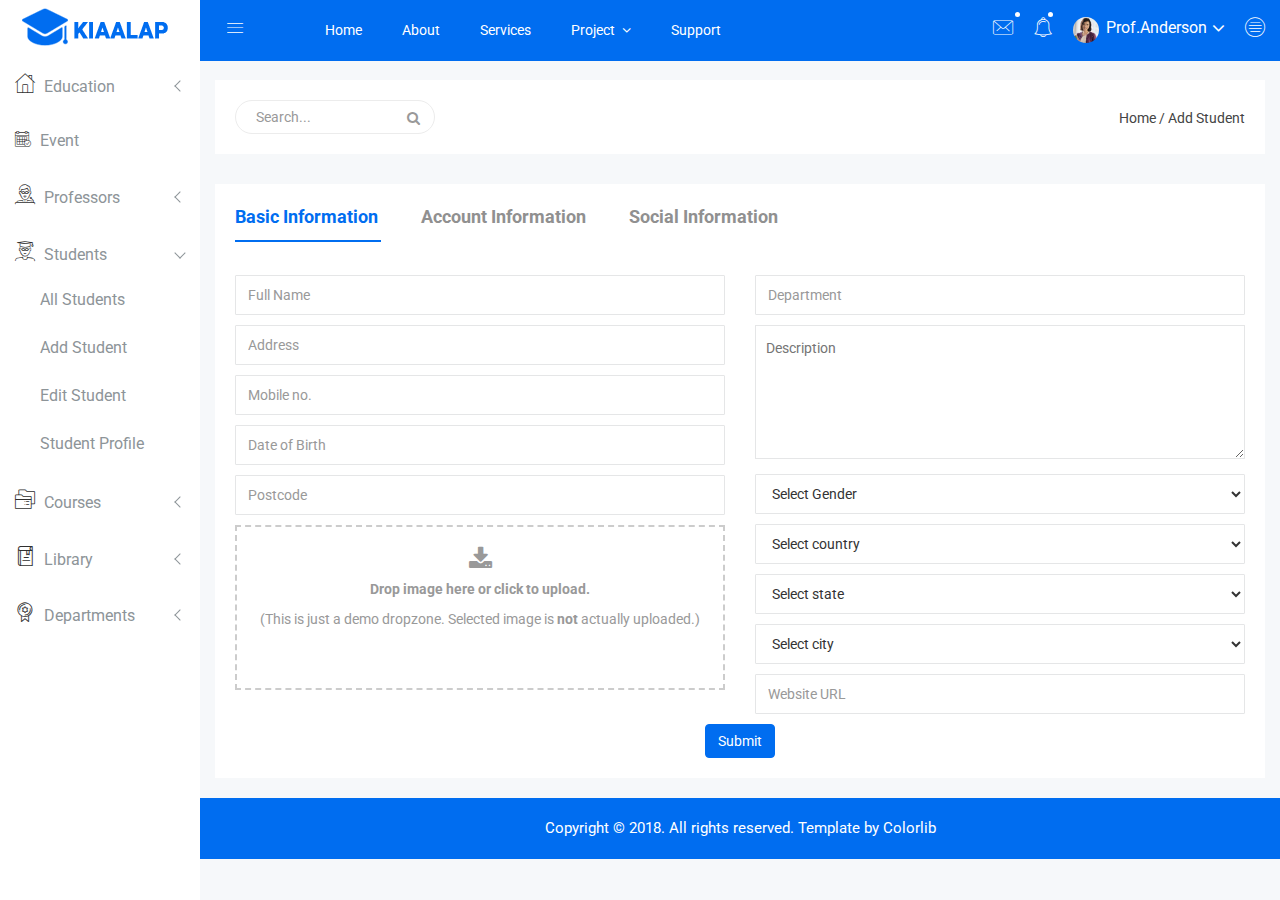
<file: add-student.html>
<!doctype html>
<html class="no-js" lang="en">

<head>
    <meta charset="utf-8">
    <meta http-equiv="x-ua-compatible" content="ie=edge">
    <title>Add Student | Kiaalap - Kiaalap Admin Template</title>
    <meta name="description" content="">
    <meta name="viewport" content="width=device-width, initial-scale=1">
    <!-- favicon
		============================================ -->
    <link rel="shortcut icon" type="image/x-icon" href="img/favicon.ico">
    <!-- Google Fonts
		============================================ -->
    <link href="https://fonts.googleapis.com/css?family=Roboto:100,300,400,700,900" rel="stylesheet">
    <!-- Bootstrap CSS
		============================================ -->
    <link rel="stylesheet" href="css/bootstrap.min.css">
    <!-- Bootstrap CSS
		============================================ -->
    <link rel="stylesheet" href="css/font-awesome.min.css">
    <!-- owl.carousel CSS
		============================================ -->
    <link rel="stylesheet" href="css/owl.carousel.css">
    <link rel="stylesheet" href="css/owl.theme.css">
    <link rel="stylesheet" href="css/owl.transitions.css">
    <!-- animate CSS
		============================================ -->
    <link rel="stylesheet" href="css/animate.css">
    <!-- normalize CSS
		============================================ -->
    <link rel="stylesheet" href="css/normalize.css">
    <!-- meanmenu icon CSS
		============================================ -->
    <link rel="stylesheet" href="css/meanmenu.min.css">
    <!-- main CSS
		============================================ -->
    <link rel="stylesheet" href="css/main.css">
    <!-- educate icon CSS
		============================================ -->
    <link rel="stylesheet" href="css/educate-custon-icon.css">
    <!-- morrisjs CSS
		============================================ -->
    <link rel="stylesheet" href="css/morrisjs/morris.css">
    <!-- mCustomScrollbar CSS
		============================================ -->
    <link rel="stylesheet" href="css/scrollbar/jquery.mCustomScrollbar.min.css">
    <!-- metisMenu CSS
		============================================ -->
    <link rel="stylesheet" href="css/metisMenu/metisMenu.min.css">
    <link rel="stylesheet" href="css/metisMenu/metisMenu-vertical.css">
    <!-- calendar CSS
		============================================ -->
    <link rel="stylesheet" href="css/calendar/fullcalendar.min.css">
    <link rel="stylesheet" href="css/calendar/fullcalendar.print.min.css">
    <!-- forms CSS
		============================================ -->
    <link rel="stylesheet" href="css/form/all-type-forms.css">
    <!-- dropzone CSS
		============================================ -->
    <link rel="stylesheet" href="css/dropzone/dropzone.css">
    <!-- style CSS
		============================================ -->
    <link rel="stylesheet" href="style.css">
    <!-- responsive CSS
		============================================ -->
    <link rel="stylesheet" href="css/responsive.css">
    <!-- modernizr JS
		============================================ -->
    <script src="js/vendor/modernizr-2.8.3.min.js"></script>
</head>

<body>
    <!--[if lt IE 8]>
		<p class="browserupgrade">You are using an <strong>outdated</strong> browser. Please <a href="http://browsehappy.com/">upgrade your browser</a> to improve your experience.</p>
	<![endif]-->
    <!-- Start Left menu area -->
    <div class="left-sidebar-pro">
        <nav id="sidebar" class="">
            <div class="sidebar-header">
                <a href="index.html"><img class="main-logo" src="img/logo/logo.png" alt="" /></a>
                <strong><a href="index.html"><img src="img/logo/logosn.png" alt="" /></a></strong>
            </div>
            <div class="left-custom-menu-adp-wrap comment-scrollbar">
                <nav class="sidebar-nav left-sidebar-menu-pro">
                    <ul class="metismenu" id="menu1">
                        <li>
                            <a class="has-arrow" href="index.html">
								   <span class="educate-icon educate-home icon-wrap"></span>
								   <span class="mini-click-non">Education</span>
								</a>
                            <ul class="submenu-angle" aria-expanded="true">
                                <li><a title="Dashboard v.1" href="index.html"><span class="mini-sub-pro">Dashboard v.1</span></a></li>
                                <li><a title="Dashboard v.2" href="index-1.html"><span class="mini-sub-pro">Dashboard v.2</span></a></li>
                                <li><a title="Dashboard v.3" href="index-2.html"><span class="mini-sub-pro">Dashboard v.3</span></a></li>
                                <li><a title="Analytics" href="analytics.html"><span class="mini-sub-pro">Analytics</span></a></li>
                                <li><a title="Widgets" href="widgets.html"><span class="mini-sub-pro">Widgets</span></a></li>
                            </ul>
                        </li>
                        <li>
                            <a title="Landing Page" href="events.html" aria-expanded="false"><span class="educate-icon educate-event icon-wrap sub-icon-mg" aria-hidden="true"></span> <span class="mini-click-non">Event</span></a>
                        </li>
                        <li>
                            <a class="has-arrow" href="all-professors.html" aria-expanded="false"><span class="educate-icon educate-professor icon-wrap"></span> <span class="mini-click-non">Professors</span></a>
                            <ul class="submenu-angle" aria-expanded="false">
                                <li><a title="All Professors" href="all-professors.html"><span class="mini-sub-pro">All Professors</span></a></li>
                                <li><a title="Add Professor" href="add-professor.html"><span class="mini-sub-pro">Add Professor</span></a></li>
                                <li><a title="Edit Professor" href="edit-professor.html"><span class="mini-sub-pro">Edit Professor</span></a></li>
                                <li><a title="Professor Profile" href="professor-profile.html"><span class="mini-sub-pro">Professor Profile</span></a></li>
                            </ul>
                        </li>
                        <li class="active">
                            <a class="has-arrow" href="all-students.html" aria-expanded="false"><span class="educate-icon educate-student icon-wrap"></span> <span class="mini-click-non">Students</span></a>
                            <ul class="submenu-angle" aria-expanded="false">
                                <li><a title="All Students" href="all-students.html"><span class="mini-sub-pro">All Students</span></a></li>
                                <li><a title="Add Students" href="add-student.html"><span class="mini-sub-pro">Add Student</span></a></li>
                                <li><a title="Edit Students" href="edit-student.html"><span class="mini-sub-pro">Edit Student</span></a></li>
                                <li><a title="Students Profile" href="student-profile.html"><span class="mini-sub-pro">Student Profile</span></a></li>
                            </ul>
                        </li>
                        <li>
                            <a class="has-arrow" href="all-courses.html" aria-expanded="false"><span class="educate-icon educate-course icon-wrap"></span> <span class="mini-click-non">Courses</span></a>
                            <ul class="submenu-angle" aria-expanded="false">
                                <li><a title="All Courses" href="all-courses.html"><span class="mini-sub-pro">All Courses</span></a></li>
                                <li><a title="Add Courses" href="add-course.html"><span class="mini-sub-pro">Add Course</span></a></li>
                                <li><a title="Edit Courses" href="edit-course.html"><span class="mini-sub-pro">Edit Course</span></a></li>
                                <li><a title="Courses Profile" href="course-info.html"><span class="mini-sub-pro">Courses Info</span></a></li>
                                <li><a title="course Payment" href="course-payment.html"><span class="mini-sub-pro">Courses Payment</span></a></li>
                            </ul>
                        </li>
                        <li>
                            <a class="has-arrow" href="all-courses.html" aria-expanded="false"><span class="educate-icon educate-library icon-wrap"></span> <span class="mini-click-non">Library</span></a>
                            <ul class="submenu-angle" aria-expanded="false">
                                <li><a title="All Library" href="library-assets.html"><span class="mini-sub-pro">Library Assets</span></a></li>
                                <li><a title="Add Library" href="add-library-assets.html"><span class="mini-sub-pro">Add Library Asset</span></a></li>
                                <li><a title="Edit Library" href="edit-library-assets.html"><span class="mini-sub-pro">Edit Library Asset</span></a></li>
                            </ul>
                        </li>
                        <li>
                            <a class="has-arrow" href="all-courses.html" aria-expanded="false"><span class="educate-icon educate-department icon-wrap"></span> <span class="mini-click-non">Departments</span></a>
                            <ul class="submenu-angle" aria-expanded="false">
                                <li><a title="Departments List" href="departments.html"><span class="mini-sub-pro">Departments List</span></a></li>
                                <li><a title="Add Departments" href="add-department.html"><span class="mini-sub-pro">Add Departments</span></a></li>
                                <li><a title="Edit Departments" href="edit-department.html"><span class="mini-sub-pro">Edit Departments</span></a></li>
                            </ul>
                        </li>
                        <li>
                            <a class="has-arrow" href="mailbox.html" aria-expanded="false"><span class="educate-icon educate-message icon-wrap"></span> <span class="mini-click-non">Mailbox</span></a>
                            <ul class="submenu-angle" aria-expanded="false">
                                <li><a title="Inbox" href="mailbox.html"><span class="mini-sub-pro">Inbox</span></a></li>
                                <li><a title="View Mail" href="mailbox-view.html"><span class="mini-sub-pro">View Mail</span></a></li>
                                <li><a title="Compose Mail" href="mailbox-compose.html"><span class="mini-sub-pro">Compose Mail</span></a></li>
                            </ul>
                        </li>
                        <li>
                            <a class="has-arrow" href="mailbox.html" aria-expanded="false"><span class="educate-icon educate-interface icon-wrap"></span> <span class="mini-click-non">Interface</span></a>
                            <ul class="submenu-angle interface-mini-nb-dp" aria-expanded="false">
                                <li><a title="Google Map" href="google-map.html"><span class="mini-sub-pro">Google Map</span></a></li>
                                <li><a title="Data Maps" href="data-maps.html"><span class="mini-sub-pro">Data Maps</span></a></li>
                                <li><a title="Pdf Viewer" href="pdf-viewer.html"><span class="mini-sub-pro">Pdf Viewer</span></a></li>
                                <li><a title="X-Editable" href="x-editable.html"><span class="mini-sub-pro">X-Editable</span></a></li>
                                <li><a title="Code Editor" href="code-editor.html"><span class="mini-sub-pro">Code Editor</span></a></li>
                                <li><a title="Tree View" href="tree-view.html"><span class="mini-sub-pro">Tree View</span></a></li>
                                <li><a title="Preloader" href="preloader.html"><span class="mini-sub-pro">Preloader</span></a></li>
                                <li><a title="Images Cropper" href="images-cropper.html"><span class="mini-sub-pro">Images Cropper</span></a></li>
                            </ul>
                        </li>
                        <li>
                            <a class="has-arrow" href="mailbox.html" aria-expanded="false"><span class="educate-icon educate-charts icon-wrap"></span> <span class="mini-click-non">Charts</span></a>
                            <ul class="submenu-angle chart-mini-nb-dp" aria-expanded="false">
                                <li><a title="Bar Charts" href="bar-charts.html"><span class="mini-sub-pro">Bar Charts</span></a></li>
                                <li><a title="Line Charts" href="line-charts.html"><span class="mini-sub-pro">Line Charts</span></a></li>
                                <li><a title="Area Charts" href="area-charts.html"><span class="mini-sub-pro">Area Charts</span></a></li>
                                <li><a title="Rounded Charts" href="rounded-chart.html"><span class="mini-sub-pro">Rounded Charts</span></a></li>
                                <li><a title="C3 Charts" href="c3.html"><span class="mini-sub-pro">C3 Charts</span></a></li>
                                <li><a title="Sparkline Charts" href="sparkline.html"><span class="mini-sub-pro">Sparkline Charts</span></a></li>
                                <li><a title="Peity Charts" href="peity.html"><span class="mini-sub-pro">Peity Charts</span></a></li>
                            </ul>
                        </li>
                        <li>
                            <a class="has-arrow" href="mailbox.html" aria-expanded="false"><span class="educate-icon educate-data-table icon-wrap"></span> <span class="mini-click-non">Data Tables</span></a>
                            <ul class="submenu-angle" aria-expanded="false">
                                <li><a title="Peity Charts" href="static-table.html"><span class="mini-sub-pro">Static Table</span></a></li>
                                <li><a title="Data Table" href="data-table.html"><span class="mini-sub-pro">Data Table</span></a></li>
                            </ul>
                        </li>
                        <li>
                            <a class="has-arrow" href="mailbox.html" aria-expanded="false"><span class="educate-icon educate-form icon-wrap"></span> <span class="mini-click-non">Forms Elements</span></a>
                            <ul class="submenu-angle form-mini-nb-dp" aria-expanded="false">
                                <li><a title="Basic Form Elements" href="basic-form-element.html"><span class="mini-sub-pro">Bc Form Elements</span></a></li>
                                <li><a title="Advance Form Elements" href="advance-form-element.html"><span class="mini-sub-pro">Ad Form Elements</span></a></li>
                                <li><a title="Password Meter" href="password-meter.html"><span class="mini-sub-pro">Password Meter</span></a></li>
                                <li><a title="Multi Upload" href="multi-upload.html"><span class="mini-sub-pro">Multi Upload</span></a></li>
                                <li><a title="Text Editor" href="tinymc.html"><span class="mini-sub-pro">Text Editor</span></a></li>
                                <li><a title="Dual List Box" href="dual-list-box.html"><span class="mini-sub-pro">Dual List Box</span></a></li>
                            </ul>
                        </li>
                        <li>
                            <a class="has-arrow" href="mailbox.html" aria-expanded="false"><span class="educate-icon educate-apps icon-wrap"></span> <span class="mini-click-non">App views</span></a>
                            <ul class="submenu-angle app-mini-nb-dp" aria-expanded="false">
                                <li><a title="Notifications" href="notifications.html"><span class="mini-sub-pro">Notifications</span></a></li>
                                <li><a title="Alerts" href="alerts.html"><span class="mini-sub-pro">Alerts</span></a></li>
                                <li><a title="Modals" href="modals.html"><span class="mini-sub-pro">Modals</span></a></li>
                                <li><a title="Buttons" href="buttons.html"><span class="mini-sub-pro">Buttons</span></a></li>
                                <li><a title="Tabs" href="tabs.html"><span class="mini-sub-pro">Tabs</span></a></li>
                                <li><a title="Accordion" href="accordion.html"><span class="mini-sub-pro">Accordion</span></a></li>
                            </ul>
                        </li>
                        <li id="removable">
                            <a class="has-arrow" href="#" aria-expanded="false"><span class="educate-icon educate-pages icon-wrap"></span> <span class="mini-click-non">Pages</span></a>
                            <ul class="submenu-angle page-mini-nb-dp" aria-expanded="false">
                                <li><a title="Login" href="login.html"><span class="mini-sub-pro">Login</span></a></li>
                                <li><a title="Register" href="register.html"><span class="mini-sub-pro">Register</span></a></li>
                                <li><a title="Lock" href="lock.html"><span class="mini-sub-pro">Lock</span></a></li>
                                <li><a title="Password Recovery" href="password-recovery.html"><span class="mini-sub-pro">Password Recovery</span></a></li>
                                <li><a title="404 Page" href="404.html"><span class="mini-sub-pro">404 Page</span></a></li>
                                <li><a title="500 Page" href="500.html"><span class="mini-sub-pro">500 Page</span></a></li>
                            </ul>
                        </li>
                    </ul>
                </nav>
            </div>
        </nav>
    </div>
    <!-- End Left menu area -->
    <!-- Start Welcome area -->
    <div class="all-content-wrapper">
        <div class="container-fluid">
            <div class="row">
                <div class="col-lg-12 col-md-12 col-sm-12 col-xs-12">
                    <div class="logo-pro">
                        <a href="index.html"><img class="main-logo" src="img/logo/logo.png" alt="" /></a>
                    </div>
                </div>
            </div>
        </div>
        <div class="header-advance-area">
            <div class="header-top-area">
                <div class="container-fluid">
                    <div class="row">
                        <div class="col-lg-12 col-md-12 col-sm-12 col-xs-12">
                            <div class="header-top-wraper">
                                <div class="row">
                                    <div class="col-lg-1 col-md-0 col-sm-1 col-xs-12">
                                        <div class="menu-switcher-pro">
                                            <button type="button" id="sidebarCollapse" class="btn bar-button-pro header-drl-controller-btn btn-info navbar-btn">
													<i class="educate-icon educate-nav"></i>
												</button>
                                        </div>
                                    </div>
                                    <div class="col-lg-6 col-md-7 col-sm-6 col-xs-12">
                                        <div class="header-top-menu tabl-d-n">
                                            <ul class="nav navbar-nav mai-top-nav">
                                                <li class="nav-item"><a href="#" class="nav-link">Home</a>
                                                </li>
                                                <li class="nav-item"><a href="#" class="nav-link">About</a>
                                                </li>
                                                <li class="nav-item"><a href="#" class="nav-link">Services</a>
                                                </li>
                                                <li class="nav-item dropdown res-dis-nn">
                                                    <a href="#" data-toggle="dropdown" role="button" aria-expanded="false" class="nav-link dropdown-toggle">Project <span class="angle-down-topmenu"><i class="fa fa-angle-down"></i></span></a>
                                                    <div role="menu" class="dropdown-menu animated zoomIn">
                                                        <a href="#" class="dropdown-item">Documentation</a>
                                                        <a href="#" class="dropdown-item">Expert Backend</a>
                                                        <a href="#" class="dropdown-item">Expert FrontEnd</a>
                                                        <a href="#" class="dropdown-item">Contact Support</a>
                                                    </div>
                                                </li>
                                                <li class="nav-item"><a href="#" class="nav-link">Support</a>
                                                </li>
                                            </ul>
                                        </div>
                                    </div>
                                    <div class="col-lg-5 col-md-5 col-sm-12 col-xs-12">
                                        <div class="header-right-info">
                                            <ul class="nav navbar-nav mai-top-nav header-right-menu">
                                                <li class="nav-item dropdown">
                                                    <a href="#" data-toggle="dropdown" role="button" aria-expanded="false" class="nav-link dropdown-toggle"><i class="educate-icon educate-message edu-chat-pro" aria-hidden="true"></i><span class="indicator-ms"></span></a>
                                                    <div role="menu" class="author-message-top dropdown-menu animated zoomIn">
                                                        <div class="message-single-top">
                                                            <h1>Message</h1>
                                                        </div>
                                                        <ul class="message-menu">
                                                            <li>
                                                                <a href="#">
                                                                    <div class="message-img">
                                                                        <img src="img/contact/1.jpg" alt="">
                                                                    </div>
                                                                    <div class="message-content">
                                                                        <span class="message-date">16 Sept</span>
                                                                        <h2>Advanda Cro</h2>
                                                                        <p>Please done this project as soon possible.</p>
                                                                    </div>
                                                                </a>
                                                            </li>
                                                            <li>
                                                                <a href="#">
                                                                    <div class="message-img">
                                                                        <img src="img/contact/4.jpg" alt="">
                                                                    </div>
                                                                    <div class="message-content">
                                                                        <span class="message-date">16 Sept</span>
                                                                        <h2>Sulaiman din</h2>
                                                                        <p>Please done this project as soon possible.</p>
                                                                    </div>
                                                                </a>
                                                            </li>
                                                            <li>
                                                                <a href="#">
                                                                    <div class="message-img">
                                                                        <img src="img/contact/3.jpg" alt="">
                                                                    </div>
                                                                    <div class="message-content">
                                                                        <span class="message-date">16 Sept</span>
                                                                        <h2>Victor Jara</h2>
                                                                        <p>Please done this project as soon possible.</p>
                                                                    </div>
                                                                </a>
                                                            </li>
                                                            <li>
                                                                <a href="#">
                                                                    <div class="message-img">
                                                                        <img src="img/contact/2.jpg" alt="">
                                                                    </div>
                                                                    <div class="message-content">
                                                                        <span class="message-date">16 Sept</span>
                                                                        <h2>Victor Jara</h2>
                                                                        <p>Please done this project as soon possible.</p>
                                                                    </div>
                                                                </a>
                                                            </li>
                                                        </ul>
                                                        <div class="message-view">
                                                            <a href="#">View All Messages</a>
                                                        </div>
                                                    </div>
                                                </li>
                                                <li class="nav-item"><a href="#" data-toggle="dropdown" role="button" aria-expanded="false" class="nav-link dropdown-toggle"><i class="educate-icon educate-bell" aria-hidden="true"></i><span class="indicator-nt"></span></a>
                                                    <div role="menu" class="notification-author dropdown-menu animated zoomIn">
                                                        <div class="notification-single-top">
                                                            <h1>Notifications</h1>
                                                        </div>
                                                        <ul class="notification-menu">
                                                            <li>
                                                                <a href="#">
                                                                    <div class="notification-icon">
                                                                        <i class="educate-icon educate-checked edu-checked-pro admin-check-pro" aria-hidden="true"></i>
                                                                    </div>
                                                                    <div class="notification-content">
                                                                        <span class="notification-date">16 Sept</span>
                                                                        <h2>Advanda Cro</h2>
                                                                        <p>Please done this project as soon possible.</p>
                                                                    </div>
                                                                </a>
                                                            </li>
                                                            <li>
                                                                <a href="#">
                                                                    <div class="notification-icon">
                                                                        <i class="fa fa-cloud edu-cloud-computing-down" aria-hidden="true"></i>
                                                                    </div>
                                                                    <div class="notification-content">
                                                                        <span class="notification-date">16 Sept</span>
                                                                        <h2>Sulaiman din</h2>
                                                                        <p>Please done this project as soon possible.</p>
                                                                    </div>
                                                                </a>
                                                            </li>
                                                            <li>
                                                                <a href="#">
                                                                    <div class="notification-icon">
                                                                        <i class="fa fa-eraser edu-shield" aria-hidden="true"></i>
                                                                    </div>
                                                                    <div class="notification-content">
                                                                        <span class="notification-date">16 Sept</span>
                                                                        <h2>Victor Jara</h2>
                                                                        <p>Please done this project as soon possible.</p>
                                                                    </div>
                                                                </a>
                                                            </li>
                                                            <li>
                                                                <a href="#">
                                                                    <div class="notification-icon">
                                                                        <i class="fa fa-line-chart edu-analytics-arrow" aria-hidden="true"></i>
                                                                    </div>
                                                                    <div class="notification-content">
                                                                        <span class="notification-date">16 Sept</span>
                                                                        <h2>Victor Jara</h2>
                                                                        <p>Please done this project as soon possible.</p>
                                                                    </div>
                                                                </a>
                                                            </li>
                                                        </ul>
                                                        <div class="notification-view">
                                                            <a href="#">View All Notification</a>
                                                        </div>
                                                    </div>
                                                </li>
                                                <li class="nav-item">
                                                    <a href="#" data-toggle="dropdown" role="button" aria-expanded="false" class="nav-link dropdown-toggle">
															<img src="img/product/pro4.jpg" alt="" />
															<span class="admin-name">Prof.Anderson</span>
															<i class="fa fa-angle-down edu-icon edu-down-arrow"></i>
														</a>
                                                    <ul role="menu" class="dropdown-header-top author-log dropdown-menu animated zoomIn">
                                                        <li><a href="#"><span class="edu-icon edu-home-admin author-log-ic"></span>My Account</a>
                                                        </li>
                                                        <li><a href="#"><span class="edu-icon edu-user-rounded author-log-ic"></span>My Profile</a>
                                                        </li>
                                                        <li><a href="#"><span class="edu-icon edu-money author-log-ic"></span>User Billing</a>
                                                        </li>
                                                        <li><a href="#"><span class="edu-icon edu-settings author-log-ic"></span>Settings</a>
                                                        </li>
                                                        <li><a href="#"><span class="edu-icon edu-locked author-log-ic"></span>Log Out</a>
                                                        </li>
                                                    </ul>
                                                </li>
                                                <li class="nav-item nav-setting-open"><a href="#" data-toggle="dropdown" role="button" aria-expanded="false" class="nav-link dropdown-toggle"><i class="educate-icon educate-menu"></i></a>

                                                    <div role="menu" class="admintab-wrap menu-setting-wrap menu-setting-wrap-bg dropdown-menu animated zoomIn">
                                                        <ul class="nav nav-tabs custon-set-tab">
                                                            <li class="active"><a data-toggle="tab" href="#Notes">Notes</a>
                                                            </li>
                                                            <li><a data-toggle="tab" href="#Projects">Projects</a>
                                                            </li>
                                                            <li><a data-toggle="tab" href="#Settings">Settings</a>
                                                            </li>
                                                        </ul>

                                                        <div class="tab-content custom-bdr-nt">
                                                            <div id="Notes" class="tab-pane fade in active">
                                                                <div class="notes-area-wrap">
                                                                    <div class="note-heading-indicate">
                                                                        <h2><i class="fa fa-comments-o"></i> Latest Notes</h2>
                                                                        <p>You have 10 new message.</p>
                                                                    </div>
                                                                    <div class="notes-list-area notes-menu-scrollbar">
                                                                        <ul class="notes-menu-list">
                                                                            <li>
                                                                                <a href="#">
                                                                                    <div class="notes-list-flow">
                                                                                        <div class="notes-img">
                                                                                            <img src="img/contact/4.jpg" alt="" />
                                                                                        </div>
                                                                                        <div class="notes-content">
                                                                                            <p> The point of using Lorem Ipsum is that it has a more-or-less normal.</p>
                                                                                            <span>Yesterday 2:45 pm</span>
                                                                                        </div>
                                                                                    </div>
                                                                                </a>
                                                                            </li>
                                                                            <li>
                                                                                <a href="#">
                                                                                    <div class="notes-list-flow">
                                                                                        <div class="notes-img">
                                                                                            <img src="img/contact/1.jpg" alt="" />
                                                                                        </div>
                                                                                        <div class="notes-content">
                                                                                            <p> The point of using Lorem Ipsum is that it has a more-or-less normal.</p>
                                                                                            <span>Yesterday 2:45 pm</span>
                                                                                        </div>
                                                                                    </div>
                                                                                </a>
                                                                            </li>
                                                                            <li>
                                                                                <a href="#">
                                                                                    <div class="notes-list-flow">
                                                                                        <div class="notes-img">
                                                                                            <img src="img/contact/2.jpg" alt="" />
                                                                                        </div>
                                                                                        <div class="notes-content">
                                                                                            <p> The point of using Lorem Ipsum is that it has a more-or-less normal.</p>
                                                                                            <span>Yesterday 2:45 pm</span>
                                                                                        </div>
                                                                                    </div>
                                                                                </a>
                                                                            </li>
                                                                            <li>
                                                                                <a href="#">
                                                                                    <div class="notes-list-flow">
                                                                                        <div class="notes-img">
                                                                                            <img src="img/contact/3.jpg" alt="" />
                                                                                        </div>
                                                                                        <div class="notes-content">
                                                                                            <p> The point of using Lorem Ipsum is that it has a more-or-less normal.</p>
                                                                                            <span>Yesterday 2:45 pm</span>
                                                                                        </div>
                                                                                    </div>
                                                                                </a>
                                                                            </li>
                                                                            <li>
                                                                                <a href="#">
                                                                                    <div class="notes-list-flow">
                                                                                        <div class="notes-img">
                                                                                            <img src="img/contact/4.jpg" alt="" />
                                                                                        </div>
                                                                                        <div class="notes-content">
                                                                                            <p> The point of using Lorem Ipsum is that it has a more-or-less normal.</p>
                                                                                            <span>Yesterday 2:45 pm</span>
                                                                                        </div>
                                                                                    </div>
                                                                                </a>
                                                                            </li>
                                                                            <li>
                                                                                <a href="#">
                                                                                    <div class="notes-list-flow">
                                                                                        <div class="notes-img">
                                                                                            <img src="img/contact/1.jpg" alt="" />
                                                                                        </div>
                                                                                        <div class="notes-content">
                                                                                            <p> The point of using Lorem Ipsum is that it has a more-or-less normal.</p>
                                                                                            <span>Yesterday 2:45 pm</span>
                                                                                        </div>
                                                                                    </div>
                                                                                </a>
                                                                            </li>
                                                                            <li>
                                                                                <a href="#">
                                                                                    <div class="notes-list-flow">
                                                                                        <div class="notes-img">
                                                                                            <img src="img/contact/2.jpg" alt="" />
                                                                                        </div>
                                                                                        <div class="notes-content">
                                                                                            <p> The point of using Lorem Ipsum is that it has a more-or-less normal.</p>
                                                                                            <span>Yesterday 2:45 pm</span>
                                                                                        </div>
                                                                                    </div>
                                                                                </a>
                                                                            </li>
                                                                            <li>
                                                                                <a href="#">
                                                                                    <div class="notes-list-flow">
                                                                                        <div class="notes-img">
                                                                                            <img src="img/contact/1.jpg" alt="" />
                                                                                        </div>
                                                                                        <div class="notes-content">
                                                                                            <p> The point of using Lorem Ipsum is that it has a more-or-less normal.</p>
                                                                                            <span>Yesterday 2:45 pm</span>
                                                                                        </div>
                                                                                    </div>
                                                                                </a>
                                                                            </li>
                                                                            <li>
                                                                                <a href="#">
                                                                                    <div class="notes-list-flow">
                                                                                        <div class="notes-img">
                                                                                            <img src="img/contact/2.jpg" alt="" />
                                                                                        </div>
                                                                                        <div class="notes-content">
                                                                                            <p> The point of using Lorem Ipsum is that it has a more-or-less normal.</p>
                                                                                            <span>Yesterday 2:45 pm</span>
                                                                                        </div>
                                                                                    </div>
                                                                                </a>
                                                                            </li>
                                                                            <li>
                                                                                <a href="#">
                                                                                    <div class="notes-list-flow">
                                                                                        <div class="notes-img">
                                                                                            <img src="img/contact/3.jpg" alt="" />
                                                                                        </div>
                                                                                        <div class="notes-content">
                                                                                            <p> The point of using Lorem Ipsum is that it has a more-or-less normal.</p>
                                                                                            <span>Yesterday 2:45 pm</span>
                                                                                        </div>
                                                                                    </div>
                                                                                </a>
                                                                            </li>
                                                                        </ul>
                                                                    </div>
                                                                </div>
                                                            </div>
                                                            <div id="Projects" class="tab-pane fade">
                                                                <div class="projects-settings-wrap">
                                                                    <div class="note-heading-indicate">
                                                                        <h2><i class="fa fa-cube"></i> Latest projects</h2>
                                                                        <p> You have 20 projects. 5 not completed.</p>
                                                                    </div>
                                                                    <div class="project-st-list-area project-st-menu-scrollbar">
                                                                        <ul class="projects-st-menu-list">
                                                                            <li>
                                                                                <a href="#">
                                                                                    <div class="project-list-flow">
                                                                                        <div class="projects-st-heading">
                                                                                            <h2>Web Development</h2>
                                                                                            <p> The point of using Lorem Ipsum is that it has a more or less normal.</p>
                                                                                            <span class="project-st-time">1 hours ago</span>
                                                                                        </div>
                                                                                        <div class="projects-st-content">
                                                                                            <p>Completion with: 28%</p>
                                                                                            <div class="progress progress-mini">
                                                                                                <div style="width: 28%;" class="progress-bar progress-bar-danger hd-tp-1"></div>
                                                                                            </div>
                                                                                            <p>Project end: 4:00 pm - 12.06.2014</p>
                                                                                        </div>
                                                                                    </div>
                                                                                </a>
                                                                            </li>
                                                                            <li>
                                                                                <a href="#">
                                                                                    <div class="project-list-flow">
                                                                                        <div class="projects-st-heading">
                                                                                            <h2>Software Development</h2>
                                                                                            <p> The point of using Lorem Ipsum is that it has a more or less normal.</p>
                                                                                            <span class="project-st-time">2 hours ago</span>
                                                                                        </div>
                                                                                        <div class="projects-st-content project-rating-cl">
                                                                                            <p>Completion with: 68%</p>
                                                                                            <div class="progress progress-mini">
                                                                                                <div style="width: 68%;" class="progress-bar hd-tp-2"></div>
                                                                                            </div>
                                                                                            <p>Project end: 4:00 pm - 12.06.2014</p>
                                                                                        </div>
                                                                                    </div>
                                                                                </a>
                                                                            </li>
                                                                            <li>
                                                                                <a href="#">
                                                                                    <div class="project-list-flow">
                                                                                        <div class="projects-st-heading">
                                                                                            <h2>Graphic Design</h2>
                                                                                            <p> The point of using Lorem Ipsum is that it has a more or less normal.</p>
                                                                                            <span class="project-st-time">3 hours ago</span>
                                                                                        </div>
                                                                                        <div class="projects-st-content">
                                                                                            <p>Completion with: 78%</p>
                                                                                            <div class="progress progress-mini">
                                                                                                <div style="width: 78%;" class="progress-bar hd-tp-3"></div>
                                                                                            </div>
                                                                                            <p>Project end: 4:00 pm - 12.06.2014</p>
                                                                                        </div>
                                                                                    </div>
                                                                                </a>
                                                                            </li>
                                                                            <li>
                                                                                <a href="#">
                                                                                    <div class="project-list-flow">
                                                                                        <div class="projects-st-heading">
                                                                                            <h2>Web Design</h2>
                                                                                            <p> The point of using Lorem Ipsum is that it has a more or less normal.</p>
                                                                                            <span class="project-st-time">4 hours ago</span>
                                                                                        </div>
                                                                                        <div class="projects-st-content project-rating-cl2">
                                                                                            <p>Completion with: 38%</p>
                                                                                            <div class="progress progress-mini">
                                                                                                <div style="width: 38%;" class="progress-bar progress-bar-danger hd-tp-4"></div>
                                                                                            </div>
                                                                                            <p>Project end: 4:00 pm - 12.06.2014</p>
                                                                                        </div>
                                                                                    </div>
                                                                                </a>
                                                                            </li>
                                                                            <li>
                                                                                <a href="#">
                                                                                    <div class="project-list-flow">
                                                                                        <div class="projects-st-heading">
                                                                                            <h2>Business Card</h2>
                                                                                            <p> The point of using Lorem Ipsum is that it has a more or less normal.</p>
                                                                                            <span class="project-st-time">5 hours ago</span>
                                                                                        </div>
                                                                                        <div class="projects-st-content">
                                                                                            <p>Completion with: 28%</p>
                                                                                            <div class="progress progress-mini">
                                                                                                <div style="width: 28%;" class="progress-bar progress-bar-danger hd-tp-5"></div>
                                                                                            </div>
                                                                                            <p>Project end: 4:00 pm - 12.06.2014</p>
                                                                                        </div>
                                                                                    </div>
                                                                                </a>
                                                                            </li>
                                                                            <li>
                                                                                <a href="#">
                                                                                    <div class="project-list-flow">
                                                                                        <div class="projects-st-heading">
                                                                                            <h2>Ecommerce Business</h2>
                                                                                            <p> The point of using Lorem Ipsum is that it has a more or less normal.</p>
                                                                                            <span class="project-st-time">6 hours ago</span>
                                                                                        </div>
                                                                                        <div class="projects-st-content project-rating-cl">
                                                                                            <p>Completion with: 68%</p>
                                                                                            <div class="progress progress-mini">
                                                                                                <div style="width: 68%;" class="progress-bar hd-tp-6"></div>
                                                                                            </div>
                                                                                            <p>Project end: 4:00 pm - 12.06.2014</p>
                                                                                        </div>
                                                                                    </div>
                                                                                </a>
                                                                            </li>
                                                                            <li>
                                                                                <a href="#">
                                                                                    <div class="project-list-flow">
                                                                                        <div class="projects-st-heading">
                                                                                            <h2>Woocommerce Plugin</h2>
                                                                                            <p> The point of using Lorem Ipsum is that it has a more or less normal.</p>
                                                                                            <span class="project-st-time">7 hours ago</span>
                                                                                        </div>
                                                                                        <div class="projects-st-content">
                                                                                            <p>Completion with: 78%</p>
                                                                                            <div class="progress progress-mini">
                                                                                                <div style="width: 78%;" class="progress-bar"></div>
                                                                                            </div>
                                                                                            <p>Project end: 4:00 pm - 12.06.2014</p>
                                                                                        </div>
                                                                                    </div>
                                                                                </a>
                                                                            </li>
                                                                            <li>
                                                                                <a href="#">
                                                                                    <div class="project-list-flow">
                                                                                        <div class="projects-st-heading">
                                                                                            <h2>Wordpress Theme</h2>
                                                                                            <p> The point of using Lorem Ipsum is that it has a more or less normal.</p>
                                                                                            <span class="project-st-time">9 hours ago</span>
                                                                                        </div>
                                                                                        <div class="projects-st-content project-rating-cl2">
                                                                                            <p>Completion with: 38%</p>
                                                                                            <div class="progress progress-mini">
                                                                                                <div style="width: 38%;" class="progress-bar progress-bar-danger"></div>
                                                                                            </div>
                                                                                            <p>Project end: 4:00 pm - 12.06.2014</p>
                                                                                        </div>
                                                                                    </div>
                                                                                </a>
                                                                            </li>
                                                                        </ul>
                                                                    </div>
                                                                </div>
                                                            </div>
                                                            <div id="Settings" class="tab-pane fade">
                                                                <div class="setting-panel-area">
                                                                    <div class="note-heading-indicate">
                                                                        <h2><i class="fa fa-gears"></i> Settings Panel</h2>
                                                                        <p> You have 20 Settings. 5 not completed.</p>
                                                                    </div>
                                                                    <ul class="setting-panel-list">
                                                                        <li>
                                                                            <div class="checkbox-setting-pro">
                                                                                <div class="checkbox-title-pro">
                                                                                    <h2>Show notifications</h2>
                                                                                    <div class="ts-custom-check">
                                                                                        <div class="onoffswitch">
                                                                                            <input type="checkbox" name="collapsemenu" class="onoffswitch-checkbox" id="example">
                                                                                            <label class="onoffswitch-label" for="example">
																									<span class="onoffswitch-inner"></span>
																									<span class="onoffswitch-switch"></span>
																								</label>
                                                                                        </div>
                                                                                    </div>
                                                                                </div>
                                                                            </div>
                                                                        </li>
                                                                        <li>
                                                                            <div class="checkbox-setting-pro">
                                                                                <div class="checkbox-title-pro">
                                                                                    <h2>Disable Chat</h2>
                                                                                    <div class="ts-custom-check">
                                                                                        <div class="onoffswitch">
                                                                                            <input type="checkbox" name="collapsemenu" class="onoffswitch-checkbox" id="example3">
                                                                                            <label class="onoffswitch-label" for="example3">
																									<span class="onoffswitch-inner"></span>
																									<span class="onoffswitch-switch"></span>
																								</label>
                                                                                        </div>
                                                                                    </div>
                                                                                </div>
                                                                            </div>
                                                                        </li>
                                                                        <li>
                                                                            <div class="checkbox-setting-pro">
                                                                                <div class="checkbox-title-pro">
                                                                                    <h2>Enable history</h2>
                                                                                    <div class="ts-custom-check">
                                                                                        <div class="onoffswitch">
                                                                                            <input type="checkbox" name="collapsemenu" class="onoffswitch-checkbox" id="example4">
                                                                                            <label class="onoffswitch-label" for="example4">
																									<span class="onoffswitch-inner"></span>
																									<span class="onoffswitch-switch"></span>
																								</label>
                                                                                        </div>
                                                                                    </div>
                                                                                </div>
                                                                            </div>
                                                                        </li>
                                                                        <li>
                                                                            <div class="checkbox-setting-pro">
                                                                                <div class="checkbox-title-pro">
                                                                                    <h2>Show charts</h2>
                                                                                    <div class="ts-custom-check">
                                                                                        <div class="onoffswitch">
                                                                                            <input type="checkbox" name="collapsemenu" class="onoffswitch-checkbox" id="example7">
                                                                                            <label class="onoffswitch-label" for="example7">
																									<span class="onoffswitch-inner"></span>
																									<span class="onoffswitch-switch"></span>
																								</label>
                                                                                        </div>
                                                                                    </div>
                                                                                </div>
                                                                            </div>
                                                                        </li>
                                                                        <li>
                                                                            <div class="checkbox-setting-pro">
                                                                                <div class="checkbox-title-pro">
                                                                                    <h2>Update everyday</h2>
                                                                                    <div class="ts-custom-check">
                                                                                        <div class="onoffswitch">
                                                                                            <input type="checkbox" name="collapsemenu" checked="" class="onoffswitch-checkbox" id="example2">
                                                                                            <label class="onoffswitch-label" for="example2">
																									<span class="onoffswitch-inner"></span>
																									<span class="onoffswitch-switch"></span>
																								</label>
                                                                                        </div>
                                                                                    </div>
                                                                                </div>
                                                                            </div>
                                                                        </li>
                                                                        <li>
                                                                            <div class="checkbox-setting-pro">
                                                                                <div class="checkbox-title-pro">
                                                                                    <h2>Global search</h2>
                                                                                    <div class="ts-custom-check">
                                                                                        <div class="onoffswitch">
                                                                                            <input type="checkbox" name="collapsemenu" checked="" class="onoffswitch-checkbox" id="example6">
                                                                                            <label class="onoffswitch-label" for="example6">
																									<span class="onoffswitch-inner"></span>
																									<span class="onoffswitch-switch"></span>
																								</label>
                                                                                        </div>
                                                                                    </div>
                                                                                </div>
                                                                            </div>
                                                                        </li>
                                                                        <li>
                                                                            <div class="checkbox-setting-pro">
                                                                                <div class="checkbox-title-pro">
                                                                                    <h2>Offline users</h2>
                                                                                    <div class="ts-custom-check">
                                                                                        <div class="onoffswitch">
                                                                                            <input type="checkbox" name="collapsemenu" checked="" class="onoffswitch-checkbox" id="example5">
                                                                                            <label class="onoffswitch-label" for="example5">
																									<span class="onoffswitch-inner"></span>
																									<span class="onoffswitch-switch"></span>
																								</label>
                                                                                        </div>
                                                                                    </div>
                                                                                </div>
                                                                            </div>
                                                                        </li>
                                                                    </ul>

                                                                </div>
                                                            </div>
                                                        </div>
                                                    </div>
                                                </li>
                                            </ul>
                                        </div>
                                    </div>
                                </div>
                            </div>
                        </div>
                    </div>
                </div>
            </div>
            <!-- Mobile Menu start -->
            <div class="mobile-menu-area">
                <div class="container">
                    <div class="row">
                        <div class="col-lg-12 col-md-12 col-sm-12 col-xs-12">
                            <div class="mobile-menu">
                                <nav id="dropdown">
                                    <ul class="mobile-menu-nav">
                                        <li><a data-toggle="collapse" data-target="#Charts" href="#">Home <span class="admin-project-icon edu-icon edu-down-arrow"></span></a>
                                            <ul class="collapse dropdown-header-top">
                                                <li><a href="index.html">Dashboard v.1</a></li>
                                                <li><a href="index-1.html">Dashboard v.2</a></li>
                                                <li><a href="index-3.html">Dashboard v.3</a></li>
                                                <li><a href="analytics.html">Analytics</a></li>
                                                <li><a href="widgets.html">Widgets</a></li>
                                            </ul>
                                        </li>
                                        <li><a href="events.html">Event</a></li>
                                        <li><a data-toggle="collapse" data-target="#demoevent" href="#">Professors <span class="admin-project-icon edu-icon edu-down-arrow"></span></a>
                                            <ul id="demoevent" class="collapse dropdown-header-top">
                                                <li><a href="all-professors.html">All Professors</a>
                                                </li>
                                                <li><a href="add-professor.html">Add Professor</a>
                                                </li>
                                                <li><a href="edit-professor.html">Edit Professor</a>
                                                </li>
                                                <li><a href="professor-profile.html">Professor Profile</a>
                                                </li>
                                            </ul>
                                        </li>
                                        <li><a data-toggle="collapse" data-target="#demopro" href="#">Students <span class="admin-project-icon edu-icon edu-down-arrow"></span></a>
                                            <ul id="demopro" class="collapse dropdown-header-top">
                                                <li><a href="all-students.html">All Students</a>
                                                </li>
                                                <li><a href="add-student.html">Add Student</a>
                                                </li>
                                                <li><a href="edit-student.html">Edit Student</a>
                                                </li>
                                                <li><a href="student-profile.html">Student Profile</a>
                                                </li>
                                            </ul>
                                        </li>
                                        <li><a data-toggle="collapse" data-target="#democrou" href="#">Courses <span class="admin-project-icon edu-icon edu-down-arrow"></span></a>
                                            <ul id="democrou" class="collapse dropdown-header-top">
                                                <li><a href="all-courses.html">All Courses</a>
                                                </li>
                                                <li><a href="add-course.html">Add Course</a>
                                                </li>
                                                <li><a href="edit-course.html">Edit Course</a>
                                                </li>
                                                <li><a href="course-profile.html">Courses Info</a>
                                                </li>
                                                <li><a href="course-payment.html">Courses Payment</a>
                                                </li>
                                            </ul>
                                        </li>
                                        <li><a data-toggle="collapse" data-target="#demolibra" href="#">Library <span class="admin-project-icon edu-icon edu-down-arrow"></span></a>
                                            <ul id="demolibra" class="collapse dropdown-header-top">
                                                <li><a href="library-assets.html">Library Assets</a>
                                                </li>
                                                <li><a href="add-library-assets.html">Add Library Asset</a>
                                                </li>
                                                <li><a href="edit-library-assets.html">Edit Library Asset</a>
                                                </li>
                                            </ul>
                                        </li>
                                        <li><a data-toggle="collapse" data-target="#demodepart" href="#">Departments <span class="admin-project-icon edu-icon edu-down-arrow"></span></a>
                                            <ul id="demodepart" class="collapse dropdown-header-top">
                                                <li><a href="departments.html">Departments List</a>
                                                </li>
                                                <li><a href="add-department.html">Add Departments</a>
                                                </li>
                                                <li><a href="edit-department.html">Edit Departments</a>
                                                </li>
                                            </ul>
                                        </li>
                                        <li><a data-toggle="collapse" data-target="#demomi" href="#">Mailbox <span class="admin-project-icon edu-icon edu-down-arrow"></span></a>
                                            <ul id="demomi" class="collapse dropdown-header-top">
                                                <li><a href="mailbox.html">Inbox</a>
                                                </li>
                                                <li><a href="mailbox-view.html">View Mail</a>
                                                </li>
                                                <li><a href="mailbox-compose.html">Compose Mail</a>
                                                </li>
                                            </ul>
                                        </li>
                                        <li><a data-toggle="collapse" data-target="#Miscellaneousmob" href="#">Interface <span class="admin-project-icon edu-icon edu-down-arrow"></span></a>
                                            <ul id="Miscellaneousmob" class="collapse dropdown-header-top">
                                                <li><a href="google-map.html">Google Map</a>
                                                </li>
                                                <li><a href="data-maps.html">Data Maps</a>
                                                </li>
                                                <li><a href="pdf-viewer.html">Pdf Viewer</a>
                                                </li>
                                                <li><a href="x-editable.html">X-Editable</a>
                                                </li>
                                                <li><a href="code-editor.html">Code Editor</a>
                                                </li>
                                                <li><a href="tree-view.html">Tree View</a>
                                                </li>
                                                <li><a href="preloader.html">Preloader</a>
                                                </li>
                                                <li><a href="images-cropper.html">Images Cropper</a>
                                                </li>
                                            </ul>
                                        </li>
                                        <li><a data-toggle="collapse" data-target="#Chartsmob" href="#">Charts <span class="admin-project-icon edu-icon edu-down-arrow"></span></a>
                                            <ul id="Chartsmob" class="collapse dropdown-header-top">
                                                <li><a href="bar-charts.html">Bar Charts</a>
                                                </li>
                                                <li><a href="line-charts.html">Line Charts</a>
                                                </li>
                                                <li><a href="area-charts.html">Area Charts</a>
                                                </li>
                                                <li><a href="rounded-chart.html">Rounded Charts</a>
                                                </li>
                                                <li><a href="c3.html">C3 Charts</a>
                                                </li>
                                                <li><a href="sparkline.html">Sparkline Charts</a>
                                                </li>
                                                <li><a href="peity.html">Peity Charts</a>
                                                </li>
                                            </ul>
                                        </li>
                                        <li><a data-toggle="collapse" data-target="#Tablesmob" href="#">Tables <span class="admin-project-icon edu-icon edu-down-arrow"></span></a>
                                            <ul id="Tablesmob" class="collapse dropdown-header-top">
                                                <li><a href="static-table.html">Static Table</a>
                                                </li>
                                                <li><a href="data-table.html">Data Table</a>
                                                </li>
                                            </ul>
                                        </li>
                                        <li><a data-toggle="collapse" data-target="#formsmob" href="#">Forms <span class="admin-project-icon edu-icon edu-down-arrow"></span></a>
                                            <ul id="formsmob" class="collapse dropdown-header-top">
                                                <li><a href="basic-form-element.html">Basic Form Elements</a>
                                                </li>
                                                <li><a href="advance-form-element.html">Advanced Form Elements</a>
                                                </li>
                                                <li><a href="password-meter.html">Password Meter</a>
                                                </li>
                                                <li><a href="multi-upload.html">Multi Upload</a>
                                                </li>
                                                <li><a href="tinymc.html">Text Editor</a>
                                                </li>
                                                <li><a href="dual-list-box.html">Dual List Box</a>
                                                </li>
                                            </ul>
                                        </li>
                                        <li><a data-toggle="collapse" data-target="#Appviewsmob" href="#">App views <span class="admin-project-icon edu-icon edu-down-arrow"></span></a>
                                            <ul id="Appviewsmob" class="collapse dropdown-header-top">
                                                <li><a href="basic-form-element.html">Basic Form Elements</a>
                                                </li>
                                                <li><a href="advance-form-element.html">Advanced Form Elements</a>
                                                </li>
                                                <li><a href="password-meter.html">Password Meter</a>
                                                </li>
                                                <li><a href="multi-upload.html">Multi Upload</a>
                                                </li>
                                                <li><a href="tinymc.html">Text Editor</a>
                                                </li>
                                                <li><a href="dual-list-box.html">Dual List Box</a>
                                                </li>
                                            </ul>
                                        </li>
                                        <li><a data-toggle="collapse" data-target="#Pagemob" href="#">Pages <span class="admin-project-icon edu-icon edu-down-arrow"></span></a>
                                            <ul id="Pagemob" class="collapse dropdown-header-top">
                                                <li><a href="login.html">Login</a>
                                                </li>
                                                <li><a href="register.html">Register</a>
                                                </li>
                                                <li><a href="lock.html">Lock</a>
                                                </li>
                                                <li><a href="password-recovery.html">Password Recovery</a>
                                                </li>
                                                <li><a href="404.html">404 Page</a></li>
                                                <li><a href="500.html">500 Page</a></li>
                                            </ul>
                                        </li>
                                    </ul>
                                </nav>
                            </div>
                        </div>
                    </div>
                </div>
            </div>
            <!-- Mobile Menu end -->
            <div class="breadcome-area">
                <div class="container-fluid">
                    <div class="row">
                        <div class="col-lg-12 col-md-12 col-sm-12 col-xs-12">
                            <div class="breadcome-list single-page-breadcome">
                                <div class="row">
                                    <div class="col-lg-6 col-md-6 col-sm-6 col-xs-12">
                                        <div class="breadcome-heading">
                                            <form role="search" class="sr-input-func">
                                                <input type="text" placeholder="Search..." class="search-int form-control">
                                                <a href="#"><i class="fa fa-search"></i></a>
                                            </form>
                                        </div>
                                    </div>
                                    <div class="col-lg-6 col-md-6 col-sm-6 col-xs-12">
                                        <ul class="breadcome-menu">
                                            <li><a href="#">Home</a> <span class="bread-slash">/</span>
                                            </li>
                                            <li><span class="bread-blod">Add Student</span>
                                            </li>
                                        </ul>
                                    </div>
                                </div>
                            </div>
                        </div>
                    </div>
                </div>
            </div>
        </div>
        <!-- Single pro tab review Start-->
        <div class="single-pro-review-area mt-t-30 mg-b-15">
            <div class="container-fluid">
                <div class="row">
                    <div class="col-lg-12 col-md-12 col-sm-12 col-xs-12">
                        <div class="product-payment-inner-st">
                            <ul id="myTabedu1" class="tab-review-design">
                                <li class="active"><a href="#description">Basic Information</a></li>
                                <li><a href="#reviews"> Account Information</a></li>
                                <li><a href="#INFORMATION">Social Information</a></li>
                            </ul>
                            <div id="myTabContent" class="tab-content custom-product-edit">
                                <div class="product-tab-list tab-pane fade active in" id="description">
                                    <div class="row">
                                        <div class="col-lg-12 col-md-12 col-sm-12 col-xs-12">
                                            <div class="review-content-section">
                                                <div id="dropzone1" class="pro-ad">
                                                    <form action="/upload" class="dropzone dropzone-custom needsclick add-professors" id="demo1-upload">
                                                        <div class="row">
                                                            <div class="col-lg-6 col-md-6 col-sm-6 col-xs-12">
                                                                <div class="form-group">
                                                                    <input name="firstname" type="text" class="form-control" placeholder="Full Name">
                                                                </div>
                                                                <div class="form-group">
                                                                    <input name="address" type="text" class="form-control" placeholder="Address">
                                                                </div>
                                                                <div class="form-group">
                                                                    <input name="mobileno" type="number" class="form-control" placeholder="Mobile no.">
                                                                </div>
                                                                <div class="form-group">
                                                                    <input name="finish" id="finish" type="text" class="form-control" placeholder="Date of Birth">
                                                                </div>
                                                                <div class="form-group">
                                                                    <input name="postcode" id="postcode" type="text" class="form-control" placeholder="Postcode">
                                                                </div>
                                                                <div class="form-group alert-up-pd">
                                                                    <div class="dz-message needsclick download-custom">
                                                                        <i class="fa fa-download edudropnone" aria-hidden="true"></i>
                                                                        <h2 class="edudropnone">Drop image here or click to upload.</h2>
                                                                        <p class="edudropnone"><span class="note needsclick">(This is just a demo dropzone. Selected image is <strong>not</strong> actually uploaded.)</span>
                                                                        </p>
                                                                        <input name="imageico" class="hd-pro-img" type="text" />
                                                                    </div>
                                                                </div>
                                                            </div>
                                                            <div class="col-lg-6 col-md-6 col-sm-6 col-xs-12">
                                                                <div class="form-group">
                                                                    <input name="department" type="text" class="form-control" placeholder="Department">
                                                                </div>
                                                                <div class="form-group res-mg-t-15">
                                                                    <textarea name="description" placeholder="Description"></textarea>
                                                                </div>
                                                                <div class="form-group">
                                                                    <select name="gender" class="form-control">
																		<option value="none" selected="" disabled="">Select Gender</option>
																		<option value="0">Male</option>
																		<option value="1">Female</option>
																	</select>
                                                                </div>
                                                                <div class="form-group">
                                                                    <select name="country" class="form-control">
																			<option value="none" selected="" disabled="">Select country</option>
																			<option value="0">India</option>
																			<option value="1">Pakistan</option>
																			<option value="2">Amerika</option>
																			<option value="3">China</option>
																			<option value="4">Dubai</option>
																			<option value="5">Nepal</option>
																		</select>
                                                                </div>
                                                                <div class="form-group">
                                                                    <select name="state" class="form-control">
																			<option value="none" selected="" disabled="">Select state</option>
																			<option value="0">Gujarat</option>
																			<option value="1">Maharastra</option>
																			<option value="2">Rajastan</option>
																			<option value="3">Maharastra</option>
																			<option value="4">Rajastan</option>
																			<option value="5">Gujarat</option>
																		</select>
                                                                </div>
                                                                <div class="form-group">
                                                                    <select name="city" class="form-control">
																			<option value="none" selected="" disabled="">Select city</option>
																			<option value="0">Surat</option>
																			<option value="1">Baroda</option>
																			<option value="2">Navsari</option>
																			<option value="3">Baroda</option>
																			<option value="4">Surat</option>
																		</select>
                                                                </div>
                                                                <div class="form-group">
                                                                    <input name="website" type="text" class="form-control" placeholder="Website URL">
                                                                </div>
                                                            </div>
                                                        </div>
                                                        <div class="row">
                                                            <div class="col-lg-12">
                                                                <div class="payment-adress">
                                                                    <button type="submit" class="btn btn-primary waves-effect waves-light">Submit</button>
                                                                </div>
                                                            </div>
                                                        </div>
                                                    </form>
                                                </div>
                                            </div>
                                        </div>
                                    </div>
                                </div>
                                <div class="product-tab-list tab-pane fade" id="reviews">
                                    <div class="row">
                                        <div class="col-lg-12 col-md-12 col-sm-12 col-xs-12">
                                            <div class="review-content-section">
                                                <div class="row">
                                                    <div class="col-lg-12 col-md-12 col-sm-12 col-xs-12">
                                                        <div class="devit-card-custom">
                                                            <div class="form-group">
                                                                <input type="text" class="form-control" placeholder="Email">
                                                            </div>
                                                            <div class="form-group">
                                                                <input type="number" class="form-control" placeholder="Phone">
                                                            </div>
                                                            <div class="form-group">
                                                                <input type="password" class="form-control" placeholder="Password">
                                                            </div>
                                                            <div class="form-group">
                                                                <input type="password" class="form-control" placeholder="Confirm Password">
                                                            </div>
                                                            <a href="#!" class="btn btn-primary waves-effect waves-light">Submit</a>
                                                        </div>
                                                    </div>
                                                </div>
                                            </div>
                                        </div>
                                    </div>
                                </div>
                                <div class="product-tab-list tab-pane fade" id="INFORMATION">
                                    <div class="row">
                                        <div class="col-lg-12 col-md-12 col-sm-12 col-xs-12">
                                            <div class="review-content-section">
												<div class="row">
													<div class="col-lg-12">
														<div class="devit-card-custom">
															<div class="form-group">
																<input type="url" class="form-control" placeholder="Facebook URL">
															</div>
															<div class="form-group">
																<input type="url" class="form-control" placeholder="Twitter URL">
															</div>
															<div class="form-group">
																<input type="url" class="form-control" placeholder="Google Plus">
															</div>
															<div class="form-group">
																<input type="url" class="form-control" placeholder="Linkedin URL">
															</div>
															<button type="submit" class="btn btn-primary waves-effect waves-light">Submit</button>
														</div>
													</div>
												</div>
                                            </div>
                                        </div>
                                    </div>
                                </div>
                            </div>
                        </div>
                    </div>
                </div>
            </div>
        </div>
        <div class="footer-copyright-area">
            <div class="container-fluid">
                <div class="row">
                    <div class="col-lg-12 col-md-12 col-sm-12 col-xs-12">
                        <div class="footer-copy-right">
                            <p>Copyright © 2018. All rights reserved. Template by <a href="https://colorlib.com/wp/templates/">Colorlib</a></p>
                        </div>
                    </div>
                </div>
            </div>
        </div>
    </div>

    <!-- jquery
		============================================ -->
    <script src="js/vendor/jquery-1.12.4.min.js"></script>
    <!-- bootstrap JS
		============================================ -->
    <script src="js/bootstrap.min.js"></script>
    <!-- wow JS
		============================================ -->
    <script src="js/wow.min.js"></script>
    <!-- price-slider JS
		============================================ -->
    <script src="js/jquery-price-slider.js"></script>
    <!-- meanmenu JS
		============================================ -->
    <script src="js/jquery.meanmenu.js"></script>
    <!-- owl.carousel JS
		============================================ -->
    <script src="js/owl.carousel.min.js"></script>
    <!-- sticky JS
		============================================ -->
    <script src="js/jquery.sticky.js"></script>
    <!-- scrollUp JS
		============================================ -->
    <script src="js/jquery.scrollUp.min.js"></script>
    <!-- mCustomScrollbar JS
		============================================ -->
    <script src="js/scrollbar/jquery.mCustomScrollbar.concat.min.js"></script>
    <script src="js/scrollbar/mCustomScrollbar-active.js"></script>
    <!-- metisMenu JS
		============================================ -->
    <script src="js/metisMenu/metisMenu.min.js"></script>
    <script src="js/metisMenu/metisMenu-active.js"></script>
    <!-- morrisjs JS
		============================================ -->
    <script src="js/sparkline/jquery.sparkline.min.js"></script>
    <script src="js/sparkline/jquery.charts-sparkline.js"></script>
    <!-- calendar JS
		============================================ -->
    <script src="js/calendar/moment.min.js"></script>
    <script src="js/calendar/fullcalendar.min.js"></script>
    <script src="js/calendar/fullcalendar-active.js"></script>
    <!-- maskedinput JS
		============================================ -->
    <script src="js/jquery.maskedinput.min.js"></script>
    <script src="js/masking-active.js"></script>
    <!-- datepicker JS
		============================================ -->
    <script src="js/datepicker/jquery-ui.min.js"></script>
    <script src="js/datepicker/datepicker-active.js"></script>
    <!-- form validate JS
		============================================ -->
    <script src="js/form-validation/jquery.form.min.js"></script>
    <script src="js/form-validation/jquery.validate.min.js"></script>
    <script src="js/form-validation/form-active.js"></script>
    <!-- dropzone JS
		============================================ -->
    <script src="js/dropzone/dropzone.js"></script>
    <!-- tab JS
		============================================ -->
    <script src="js/tab.js"></script>
    <!-- plugins JS
		============================================ -->
    <script src="js/plugins.js"></script>
    <!-- main JS
		============================================ -->
    <script src="js/main.js"></script>
    <!-- tawk chat JS
		============================================ -->
    <script src="js/tawk-chat.js"></script>
</body>

</html>
</file>
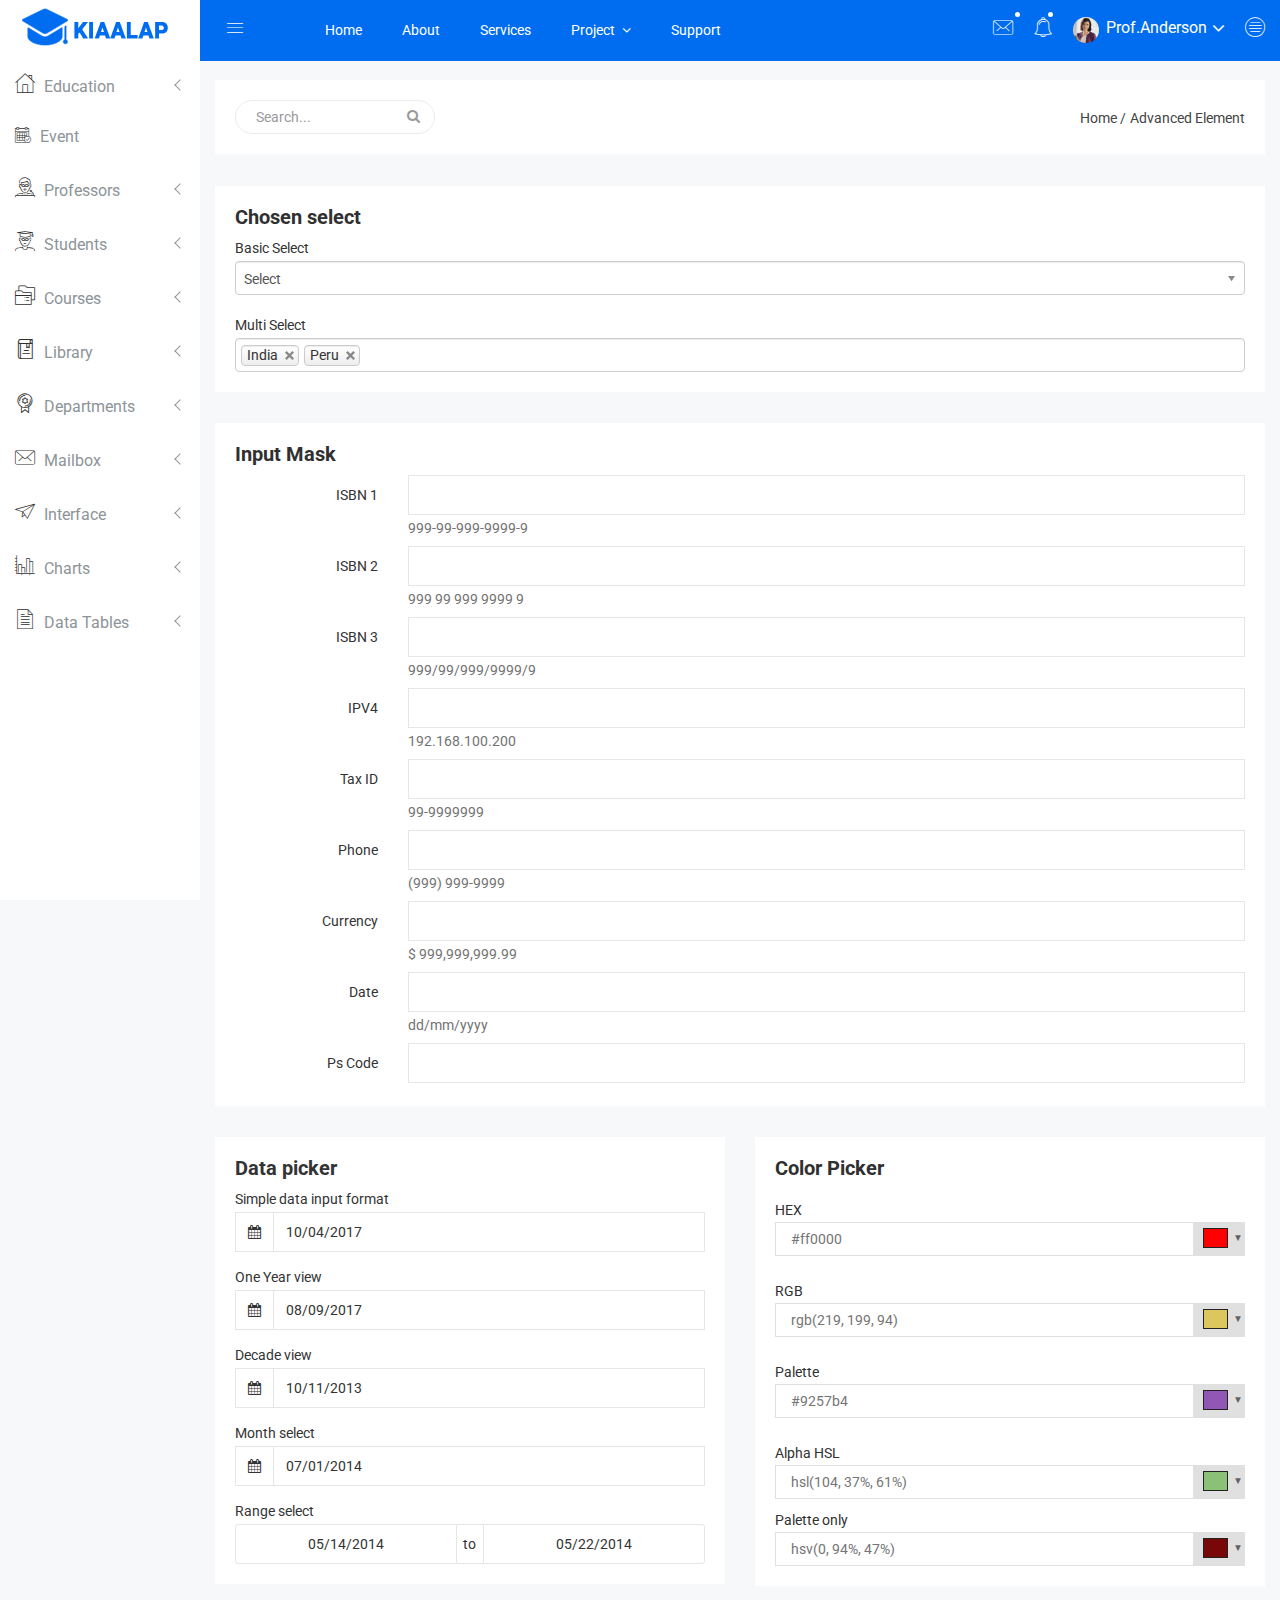
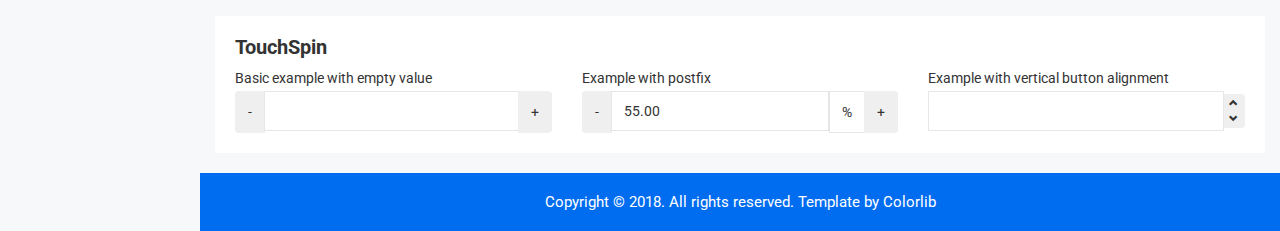
<file: advance-form-element.html>
<!doctype html>
<html class="no-js" lang="">

<head>
    <meta charset="utf-8">
    <meta http-equiv="x-ua-compatible" content="ie=edge">
    <title>Advance Form Element | Kiaalap - Kiaalap Admin Template</title>
    <meta name="description" content="">
    <meta name="viewport" content="width=device-width, initial-scale=1">
    <!-- favicon
		============================================ -->
    <link rel="shortcut icon" type="image/x-icon" href="img/favicon.ico">
    <!-- Google Fonts
		============================================ -->
    <link href="https://fonts.googleapis.com/css?family=Roboto:100,300,400,700,900" rel="stylesheet">
    <!-- Bootstrap CSS
		============================================ -->
    <link rel="stylesheet" href="css/bootstrap.min.css">
    <!-- Bootstrap CSS
		============================================ -->
    <link rel="stylesheet" href="css/font-awesome.min.css">
    <!-- owl.carousel CSS
		============================================ -->
    <link rel="stylesheet" href="css/owl.carousel.css">
    <link rel="stylesheet" href="css/owl.theme.css">
    <link rel="stylesheet" href="css/owl.transitions.css">
    <!-- animate CSS
		============================================ -->
    <link rel="stylesheet" href="css/animate.css">
    <!-- normalize CSS
		============================================ -->
    <link rel="stylesheet" href="css/normalize.css">
    <!-- meanmenu icon CSS
		============================================ -->
    <link rel="stylesheet" href="css/meanmenu.min.css">
    <!-- main CSS
		============================================ -->
    <link rel="stylesheet" href="css/main.css">
    <!-- educate icon CSS
		============================================ -->
    <link rel="stylesheet" href="css/educate-custon-icon.css">
    <!-- morrisjs CSS
		============================================ -->
    <link rel="stylesheet" href="css/morrisjs/morris.css">
    <!-- mCustomScrollbar CSS
		============================================ -->
    <link rel="stylesheet" href="css/scrollbar/jquery.mCustomScrollbar.min.css">
    <!-- metisMenu CSS
		============================================ -->
    <link rel="stylesheet" href="css/metisMenu/metisMenu.min.css">
    <link rel="stylesheet" href="css/metisMenu/metisMenu-vertical.css">
    <!-- calendar CSS
		============================================ -->
    <link rel="stylesheet" href="css/calendar/fullcalendar.min.css">
    <link rel="stylesheet" href="css/calendar/fullcalendar.print.min.css">
    <!-- touchspin CSS
		============================================ -->
    <link rel="stylesheet" href="css/touchspin/jquery.bootstrap-touchspin.min.css">
    <!-- datapicker CSS
		============================================ -->
    <link rel="stylesheet" href="css/datapicker/datepicker3.css">
    <!-- forms CSS
		============================================ -->
    <link rel="stylesheet" href="css/form/themesaller-forms.css">
    <!-- colorpicker CSS
		============================================ -->
    <link rel="stylesheet" href="css/colorpicker/colorpicker.css">
    <!-- select2 CSS
		============================================ -->
    <link rel="stylesheet" href="css/select2/select2.min.css">
    <!-- chosen CSS
		============================================ -->
    <link rel="stylesheet" href="css/chosen/bootstrap-chosen.css">
    <!-- ionRangeSlider CSS
		============================================ -->
    <link rel="stylesheet" href="css/ionRangeSlider/ion.rangeSlider.css">
    <link rel="stylesheet" href="css/ionRangeSlider/ion.rangeSlider.skinFlat.css">
    <!-- style CSS
		============================================ -->
    <link rel="stylesheet" href="style.css">
    <!-- responsive CSS
		============================================ -->
    <link rel="stylesheet" href="css/responsive.css">
    <!-- modernizr JS
		============================================ -->
    <script src="js/vendor/modernizr-2.8.3.min.js"></script>
</head>

<body>
    <!--[if lt IE 8]>
		<p class="browserupgrade">You are using an <strong>outdated</strong> browser. Please <a href="http://browsehappy.com/">upgrade your browser</a> to improve your experience.</p>
	<![endif]-->
    <!-- Start Left menu area -->
    <div class="left-sidebar-pro">
        <nav id="sidebar" class="">
            <div class="sidebar-header">
                <a href="index.html"><img class="main-logo" src="img/logo/logo.png" alt="" /></a>
                <strong><a href="index.html"><img src="img/logo/logosn.png" alt="" /></a></strong>
            </div>
            <div class="left-custom-menu-adp-wrap comment-scrollbar">
                <nav class="sidebar-nav left-sidebar-menu-pro">
                    <ul class="metismenu" id="menu1">
                        <li>
                            <a class="has-arrow" href="index.html">
								   <span class="educate-icon educate-home icon-wrap"></span>
								   <span class="mini-click-non">Education</span>
								</a>
                            <ul class="submenu-angle" aria-expanded="true">
                                <li><a title="Dashboard v.1" href="index.html"><span class="mini-sub-pro">Dashboard v.1</span></a></li>
                                <li><a title="Dashboard v.2" href="index-1.html"><span class="mini-sub-pro">Dashboard v.2</span></a></li>
                                <li><a title="Dashboard v.3" href="index-2.html"><span class="mini-sub-pro">Dashboard v.3</span></a></li>
                                <li><a title="Analytics" href="analytics.html"><span class="mini-sub-pro">Analytics</span></a></li>
                                <li><a title="Widgets" href="widgets.html"><span class="mini-sub-pro">Widgets</span></a></li>
                            </ul>
                        </li>
                        <li>
                            <a title="Landing Page" href="events.html" aria-expanded="false"><span class="educate-icon educate-event icon-wrap sub-icon-mg" aria-hidden="true"></span> <span class="mini-click-non">Event</span></a>
                        </li>
                        <li>
                            <a class="has-arrow" href="all-professors.html" aria-expanded="false"><span class="educate-icon educate-professor icon-wrap"></span> <span class="mini-click-non">Professors</span></a>
                            <ul class="submenu-angle" aria-expanded="false">
                                <li><a title="All Professors" href="all-professors.html"><span class="mini-sub-pro">All Professors</span></a></li>
                                <li><a title="Add Professor" href="add-professor.html"><span class="mini-sub-pro">Add Professor</span></a></li>
                                <li><a title="Edit Professor" href="edit-professor.html"><span class="mini-sub-pro">Edit Professor</span></a></li>
                                <li><a title="Professor Profile" href="professor-profile.html"><span class="mini-sub-pro">Professor Profile</span></a></li>
                            </ul>
                        </li>
                        <li>
                            <a class="has-arrow" href="all-students.html" aria-expanded="false"><span class="educate-icon educate-student icon-wrap"></span> <span class="mini-click-non">Students</span></a>
                            <ul class="submenu-angle" aria-expanded="false">
                                <li><a title="All Students" href="all-students.html"><span class="mini-sub-pro">All Students</span></a></li>
                                <li><a title="Add Students" href="add-student.html"><span class="mini-sub-pro">Add Student</span></a></li>
                                <li><a title="Edit Students" href="edit-student.html"><span class="mini-sub-pro">Edit Student</span></a></li>
                                <li><a title="Students Profile" href="student-profile.html"><span class="mini-sub-pro">Student Profile</span></a></li>
                            </ul>
                        </li>
                        <li>
                            <a class="has-arrow" href="all-courses.html" aria-expanded="false"><span class="educate-icon educate-course icon-wrap"></span> <span class="mini-click-non">Courses</span></a>
                            <ul class="submenu-angle" aria-expanded="false">
                                <li><a title="All Courses" href="all-courses.html"><span class="mini-sub-pro">All Courses</span></a></li>
                                <li><a title="Add Courses" href="add-course.html"><span class="mini-sub-pro">Add Course</span></a></li>
                                <li><a title="Edit Courses" href="edit-course.html"><span class="mini-sub-pro">Edit Course</span></a></li>
                                <li><a title="Courses Profile" href="course-info.html"><span class="mini-sub-pro">Courses Info</span></a></li>
                                <li><a title="course Payment" href="course-payment.html"><span class="mini-sub-pro">Courses Payment</span></a></li>
                            </ul>
                        </li>
                        <li>
                            <a class="has-arrow" href="all-courses.html" aria-expanded="false"><span class="educate-icon educate-library icon-wrap"></span> <span class="mini-click-non">Library</span></a>
                            <ul class="submenu-angle" aria-expanded="false">
                                <li><a title="All Library" href="library-assets.html"><span class="mini-sub-pro">Library Assets</span></a></li>
                                <li><a title="Add Library" href="add-library-assets.html"><span class="mini-sub-pro">Add Library Asset</span></a></li>
                                <li><a title="Edit Library" href="edit-library-assets.html"><span class="mini-sub-pro">Edit Library Asset</span></a></li>
                            </ul>
                        </li>
                        <li>
                            <a class="has-arrow" href="all-courses.html" aria-expanded="false"><span class="educate-icon educate-department icon-wrap"></span> <span class="mini-click-non">Departments</span></a>
                            <ul class="submenu-angle" aria-expanded="false">
                                <li><a title="Departments List" href="departments.html"><span class="mini-sub-pro">Departments List</span></a></li>
                                <li><a title="Add Departments" href="add-department.html"><span class="mini-sub-pro">Add Departments</span></a></li>
                                <li><a title="Edit Departments" href="edit-department.html"><span class="mini-sub-pro">Edit Departments</span></a></li>
                            </ul>
                        </li>
                        <li>
                            <a class="has-arrow" href="mailbox.html" aria-expanded="false"><span class="educate-icon educate-message icon-wrap"></span> <span class="mini-click-non">Mailbox</span></a>
                            <ul class="submenu-angle" aria-expanded="false">
                                <li><a title="Inbox" href="mailbox.html"><span class="mini-sub-pro">Inbox</span></a></li>
                                <li><a title="View Mail" href="mailbox-view.html"><span class="mini-sub-pro">View Mail</span></a></li>
                                <li><a title="Compose Mail" href="mailbox-compose.html"><span class="mini-sub-pro">Compose Mail</span></a></li>
                            </ul>
                        </li>
                        <li>
                            <a class="has-arrow" href="mailbox.html" aria-expanded="false"><span class="educate-icon educate-interface icon-wrap"></span> <span class="mini-click-non">Interface</span></a>
                            <ul class="submenu-angle interface-mini-nb-dp" aria-expanded="false">
                                <li><a title="Google Map" href="google-map.html"><span class="mini-sub-pro">Google Map</span></a></li>
                                <li><a title="Data Maps" href="data-maps.html"><span class="mini-sub-pro">Data Maps</span></a></li>
                                <li><a title="Pdf Viewer" href="pdf-viewer.html"><span class="mini-sub-pro">Pdf Viewer</span></a></li>
                                <li><a title="X-Editable" href="x-editable.html"><span class="mini-sub-pro">X-Editable</span></a></li>
                                <li><a title="Code Editor" href="code-editor.html"><span class="mini-sub-pro">Code Editor</span></a></li>
                                <li><a title="Tree View" href="tree-view.html"><span class="mini-sub-pro">Tree View</span></a></li>
                                <li><a title="Preloader" href="preloader.html"><span class="mini-sub-pro">Preloader</span></a></li>
                                <li><a title="Images Cropper" href="images-cropper.html"><span class="mini-sub-pro">Images Cropper</span></a></li>
                            </ul>
                        </li>
                        <li>
                            <a class="has-arrow" href="mailbox.html" aria-expanded="false"><span class="educate-icon educate-charts icon-wrap"></span> <span class="mini-click-non">Charts</span></a>
                            <ul class="submenu-angle chart-mini-nb-dp" aria-expanded="false">
                                <li><a title="Bar Charts" href="bar-charts.html"><span class="mini-sub-pro">Bar Charts</span></a></li>
                                <li><a title="Line Charts" href="line-charts.html"><span class="mini-sub-pro">Line Charts</span></a></li>
                                <li><a title="Area Charts" href="area-charts.html"><span class="mini-sub-pro">Area Charts</span></a></li>
                                <li><a title="Rounded Charts" href="rounded-chart.html"><span class="mini-sub-pro">Rounded Charts</span></a></li>
                                <li><a title="C3 Charts" href="c3.html"><span class="mini-sub-pro">C3 Charts</span></a></li>
                                <li><a title="Sparkline Charts" href="sparkline.html"><span class="mini-sub-pro">Sparkline Charts</span></a></li>
                                <li><a title="Peity Charts" href="peity.html"><span class="mini-sub-pro">Peity Charts</span></a></li>
                            </ul>
                        </li>
                        <li>
                            <a class="has-arrow" href="mailbox.html" aria-expanded="false"><span class="educate-icon educate-data-table icon-wrap"></span> <span class="mini-click-non">Data Tables</span></a>
                            <ul class="submenu-angle" aria-expanded="false">
                                <li><a title="Peity Charts" href="static-table.html"><span class="mini-sub-pro">Static Table</span></a></li>
                                <li><a title="Data Table" href="data-table.html"><span class="mini-sub-pro">Data Table</span></a></li>
                            </ul>
                        </li>
                        <li class="active">
                            <a class="has-arrow" href="mailbox.html" aria-expanded="false"><span class="educate-icon educate-form icon-wrap"></span> <span class="mini-click-non">Forms Elements</span></a>
                            <ul class="submenu-angle form-mini-nb-dp" aria-expanded="false">
                                <li><a title="Basic Form Elements" href="basic-form-element.html"><span class="mini-sub-pro">Bc Form Elements</span></a></li>
                                <li><a title="Advance Form Elements" href="advance-form-element.html"><span class="mini-sub-pro">Ad Form Elements</span></a></li>
                                <li><a title="Password Meter" href="password-meter.html"><span class="mini-sub-pro">Password Meter</span></a></li>
                                <li><a title="Multi Upload" href="multi-upload.html"><span class="mini-sub-pro">Multi Upload</span></a></li>
                                <li><a title="Text Editor" href="tinymc.html"><span class="mini-sub-pro">Text Editor</span></a></li>
                                <li><a title="Dual List Box" href="dual-list-box.html"><span class="mini-sub-pro">Dual List Box</span></a></li>
                            </ul>
                        </li>
                        <li>
                            <a class="has-arrow" href="mailbox.html" aria-expanded="false"><span class="educate-icon educate-apps icon-wrap"></span> <span class="mini-click-non">App views</span></a>
                            <ul class="submenu-angle app-mini-nb-dp" aria-expanded="false">
                                <li><a title="Notifications" href="notifications.html"><span class="mini-sub-pro">Notifications</span></a></li>
                                <li><a title="Alerts" href="alerts.html"><span class="mini-sub-pro">Alerts</span></a></li>
                                <li><a title="Modals" href="modals.html"><span class="mini-sub-pro">Modals</span></a></li>
                                <li><a title="Buttons" href="buttons.html"><span class="mini-sub-pro">Buttons</span></a></li>
                                <li><a title="Tabs" href="tabs.html"><span class="mini-sub-pro">Tabs</span></a></li>
                                <li><a title="Accordion" href="accordion.html"><span class="mini-sub-pro">Accordion</span></a></li>
                            </ul>
                        </li>
                        <li id="removable">
                            <a class="has-arrow" href="#" aria-expanded="false"><span class="educate-icon educate-pages icon-wrap"></span> <span class="mini-click-non">Pages</span></a>
                            <ul class="submenu-angle page-mini-nb-dp" aria-expanded="false">
                                <li><a title="Login" href="login.html"><span class="mini-sub-pro">Login</span></a></li>
                                <li><a title="Register" href="register.html"><span class="mini-sub-pro">Register</span></a></li>
                                <li><a title="Lock" href="lock.html"><span class="mini-sub-pro">Lock</span></a></li>
                                <li><a title="Password Recovery" href="password-recovery.html"><span class="mini-sub-pro">Password Recovery</span></a></li>
                                <li><a title="404 Page" href="404.html"><span class="mini-sub-pro">404 Page</span></a></li>
                                <li><a title="500 Page" href="500.html"><span class="mini-sub-pro">500 Page</span></a></li>
                            </ul>
                        </li>
                    </ul>
                </nav>
            </div>
        </nav>
    </div>
    <!-- End Left menu area -->
    <!-- Start Welcome area -->
    <div class="all-content-wrapper">
        <div class="container-fluid">
            <div class="row">
                <div class="col-lg-12 col-md-12 col-sm-12 col-xs-12">
                    <div class="logo-pro">
                        <a href="index.html"><img class="main-logo" src="img/logo/logo.png" alt="" /></a>
                    </div>
                </div>
            </div>
        </div>
        <div class="header-advance-area">
            <div class="header-top-area">
                <div class="container-fluid">
                    <div class="row">
                        <div class="col-lg-12 col-md-12 col-sm-12 col-xs-12">
                            <div class="header-top-wraper">
                                <div class="row">
                                    <div class="col-lg-1 col-md-0 col-sm-1 col-xs-12">
                                        <div class="menu-switcher-pro">
                                            <button type="button" id="sidebarCollapse" class="btn bar-button-pro header-drl-controller-btn btn-info navbar-btn">
													<i class="educate-icon educate-nav"></i>
												</button>
                                        </div>
                                    </div>
                                    <div class="col-lg-6 col-md-7 col-sm-6 col-xs-12">
                                        <div class="header-top-menu tabl-d-n">
                                            <ul class="nav navbar-nav mai-top-nav">
                                                <li class="nav-item"><a href="#" class="nav-link">Home</a>
                                                </li>
                                                <li class="nav-item"><a href="#" class="nav-link">About</a>
                                                </li>
                                                <li class="nav-item"><a href="#" class="nav-link">Services</a>
                                                </li>
                                                <li class="nav-item dropdown res-dis-nn">
                                                    <a href="#" data-toggle="dropdown" role="button" aria-expanded="false" class="nav-link dropdown-toggle">Project <span class="angle-down-topmenu"><i class="fa fa-angle-down"></i></span></a>
                                                    <div role="menu" class="dropdown-menu animated zoomIn">
                                                        <a href="#" class="dropdown-item">Documentation</a>
                                                        <a href="#" class="dropdown-item">Expert Backend</a>
                                                        <a href="#" class="dropdown-item">Expert FrontEnd</a>
                                                        <a href="#" class="dropdown-item">Contact Support</a>
                                                    </div>
                                                </li>
                                                <li class="nav-item"><a href="#" class="nav-link">Support</a>
                                                </li>
                                            </ul>
                                        </div>
                                    </div>
                                    <div class="col-lg-5 col-md-5 col-sm-12 col-xs-12">
                                        <div class="header-right-info">
                                            <ul class="nav navbar-nav mai-top-nav header-right-menu">
                                                <li class="nav-item dropdown">
                                                    <a href="#" data-toggle="dropdown" role="button" aria-expanded="false" class="nav-link dropdown-toggle"><i class="educate-icon educate-message edu-chat-pro" aria-hidden="true"></i><span class="indicator-ms"></span></a>
                                                    <div role="menu" class="author-message-top dropdown-menu animated zoomIn">
                                                        <div class="message-single-top">
                                                            <h1>Message</h1>
                                                        </div>
                                                        <ul class="message-menu">
                                                            <li>
                                                                <a href="#">
                                                                    <div class="message-img">
                                                                        <img src="img/contact/1.jpg" alt="">
                                                                    </div>
                                                                    <div class="message-content">
                                                                        <span class="message-date">16 Sept</span>
                                                                        <h2>Advanda Cro</h2>
                                                                        <p>Please done this project as soon possible.</p>
                                                                    </div>
                                                                </a>
                                                            </li>
                                                            <li>
                                                                <a href="#">
                                                                    <div class="message-img">
                                                                        <img src="img/contact/4.jpg" alt="">
                                                                    </div>
                                                                    <div class="message-content">
                                                                        <span class="message-date">16 Sept</span>
                                                                        <h2>Sulaiman din</h2>
                                                                        <p>Please done this project as soon possible.</p>
                                                                    </div>
                                                                </a>
                                                            </li>
                                                            <li>
                                                                <a href="#">
                                                                    <div class="message-img">
                                                                        <img src="img/contact/3.jpg" alt="">
                                                                    </div>
                                                                    <div class="message-content">
                                                                        <span class="message-date">16 Sept</span>
                                                                        <h2>Victor Jara</h2>
                                                                        <p>Please done this project as soon possible.</p>
                                                                    </div>
                                                                </a>
                                                            </li>
                                                            <li>
                                                                <a href="#">
                                                                    <div class="message-img">
                                                                        <img src="img/contact/2.jpg" alt="">
                                                                    </div>
                                                                    <div class="message-content">
                                                                        <span class="message-date">16 Sept</span>
                                                                        <h2>Victor Jara</h2>
                                                                        <p>Please done this project as soon possible.</p>
                                                                    </div>
                                                                </a>
                                                            </li>
                                                        </ul>
                                                        <div class="message-view">
                                                            <a href="#">View All Messages</a>
                                                        </div>
                                                    </div>
                                                </li>
                                                <li class="nav-item"><a href="#" data-toggle="dropdown" role="button" aria-expanded="false" class="nav-link dropdown-toggle"><i class="educate-icon educate-bell" aria-hidden="true"></i><span class="indicator-nt"></span></a>
                                                    <div role="menu" class="notification-author dropdown-menu animated zoomIn">
                                                        <div class="notification-single-top">
                                                            <h1>Notifications</h1>
                                                        </div>
                                                        <ul class="notification-menu">
                                                            <li>
                                                                <a href="#">
                                                                    <div class="notification-icon">
                                                                        <i class="educate-icon educate-checked edu-checked-pro admin-check-pro" aria-hidden="true"></i>
                                                                    </div>
                                                                    <div class="notification-content">
                                                                        <span class="notification-date">16 Sept</span>
                                                                        <h2>Advanda Cro</h2>
                                                                        <p>Please done this project as soon possible.</p>
                                                                    </div>
                                                                </a>
                                                            </li>
                                                            <li>
                                                                <a href="#">
                                                                    <div class="notification-icon">
                                                                        <i class="fa fa-cloud edu-cloud-computing-down" aria-hidden="true"></i>
                                                                    </div>
                                                                    <div class="notification-content">
                                                                        <span class="notification-date">16 Sept</span>
                                                                        <h2>Sulaiman din</h2>
                                                                        <p>Please done this project as soon possible.</p>
                                                                    </div>
                                                                </a>
                                                            </li>
                                                            <li>
                                                                <a href="#">
                                                                    <div class="notification-icon">
                                                                        <i class="fa fa-eraser edu-shield" aria-hidden="true"></i>
                                                                    </div>
                                                                    <div class="notification-content">
                                                                        <span class="notification-date">16 Sept</span>
                                                                        <h2>Victor Jara</h2>
                                                                        <p>Please done this project as soon possible.</p>
                                                                    </div>
                                                                </a>
                                                            </li>
                                                            <li>
                                                                <a href="#">
                                                                    <div class="notification-icon">
                                                                        <i class="fa fa-line-chart edu-analytics-arrow" aria-hidden="true"></i>
                                                                    </div>
                                                                    <div class="notification-content">
                                                                        <span class="notification-date">16 Sept</span>
                                                                        <h2>Victor Jara</h2>
                                                                        <p>Please done this project as soon possible.</p>
                                                                    </div>
                                                                </a>
                                                            </li>
                                                        </ul>
                                                        <div class="notification-view">
                                                            <a href="#">View All Notification</a>
                                                        </div>
                                                    </div>
                                                </li>
                                                <li class="nav-item">
                                                    <a href="#" data-toggle="dropdown" role="button" aria-expanded="false" class="nav-link dropdown-toggle">
															<img src="img/product/pro4.jpg" alt="" />
															<span class="admin-name">Prof.Anderson</span>
															<i class="fa fa-angle-down edu-icon edu-down-arrow"></i>
														</a>
                                                    <ul role="menu" class="dropdown-header-top author-log dropdown-menu animated zoomIn">
                                                        <li><a href="#"><span class="edu-icon edu-home-admin author-log-ic"></span>My Account</a>
                                                        </li>
                                                        <li><a href="#"><span class="edu-icon edu-user-rounded author-log-ic"></span>My Profile</a>
                                                        </li>
                                                        <li><a href="#"><span class="edu-icon edu-money author-log-ic"></span>User Billing</a>
                                                        </li>
                                                        <li><a href="#"><span class="edu-icon edu-settings author-log-ic"></span>Settings</a>
                                                        </li>
                                                        <li><a href="#"><span class="edu-icon edu-locked author-log-ic"></span>Log Out</a>
                                                        </li>
                                                    </ul>
                                                </li>
                                                <li class="nav-item nav-setting-open"><a href="#" data-toggle="dropdown" role="button" aria-expanded="false" class="nav-link dropdown-toggle"><i class="educate-icon educate-menu"></i></a>

                                                    <div role="menu" class="admintab-wrap menu-setting-wrap menu-setting-wrap-bg dropdown-menu animated zoomIn">
                                                        <ul class="nav nav-tabs custon-set-tab">
                                                            <li class="active"><a data-toggle="tab" href="#Notes">Notes</a>
                                                            </li>
                                                            <li><a data-toggle="tab" href="#Projects">Projects</a>
                                                            </li>
                                                            <li><a data-toggle="tab" href="#Settings">Settings</a>
                                                            </li>
                                                        </ul>

                                                        <div class="tab-content custom-bdr-nt">
                                                            <div id="Notes" class="tab-pane fade in active">
                                                                <div class="notes-area-wrap">
                                                                    <div class="note-heading-indicate">
                                                                        <h2><i class="fa fa-comments-o"></i> Latest Notes</h2>
                                                                        <p>You have 10 new message.</p>
                                                                    </div>
                                                                    <div class="notes-list-area notes-menu-scrollbar">
                                                                        <ul class="notes-menu-list">
                                                                            <li>
                                                                                <a href="#">
                                                                                    <div class="notes-list-flow">
                                                                                        <div class="notes-img">
                                                                                            <img src="img/contact/4.jpg" alt="" />
                                                                                        </div>
                                                                                        <div class="notes-content">
                                                                                            <p> The point of using Lorem Ipsum is that it has a more-or-less normal.</p>
                                                                                            <span>Yesterday 2:45 pm</span>
                                                                                        </div>
                                                                                    </div>
                                                                                </a>
                                                                            </li>
                                                                            <li>
                                                                                <a href="#">
                                                                                    <div class="notes-list-flow">
                                                                                        <div class="notes-img">
                                                                                            <img src="img/contact/1.jpg" alt="" />
                                                                                        </div>
                                                                                        <div class="notes-content">
                                                                                            <p> The point of using Lorem Ipsum is that it has a more-or-less normal.</p>
                                                                                            <span>Yesterday 2:45 pm</span>
                                                                                        </div>
                                                                                    </div>
                                                                                </a>
                                                                            </li>
                                                                            <li>
                                                                                <a href="#">
                                                                                    <div class="notes-list-flow">
                                                                                        <div class="notes-img">
                                                                                            <img src="img/contact/2.jpg" alt="" />
                                                                                        </div>
                                                                                        <div class="notes-content">
                                                                                            <p> The point of using Lorem Ipsum is that it has a more-or-less normal.</p>
                                                                                            <span>Yesterday 2:45 pm</span>
                                                                                        </div>
                                                                                    </div>
                                                                                </a>
                                                                            </li>
                                                                            <li>
                                                                                <a href="#">
                                                                                    <div class="notes-list-flow">
                                                                                        <div class="notes-img">
                                                                                            <img src="img/contact/3.jpg" alt="" />
                                                                                        </div>
                                                                                        <div class="notes-content">
                                                                                            <p> The point of using Lorem Ipsum is that it has a more-or-less normal.</p>
                                                                                            <span>Yesterday 2:45 pm</span>
                                                                                        </div>
                                                                                    </div>
                                                                                </a>
                                                                            </li>
                                                                            <li>
                                                                                <a href="#">
                                                                                    <div class="notes-list-flow">
                                                                                        <div class="notes-img">
                                                                                            <img src="img/contact/4.jpg" alt="" />
                                                                                        </div>
                                                                                        <div class="notes-content">
                                                                                            <p> The point of using Lorem Ipsum is that it has a more-or-less normal.</p>
                                                                                            <span>Yesterday 2:45 pm</span>
                                                                                        </div>
                                                                                    </div>
                                                                                </a>
                                                                            </li>
                                                                            <li>
                                                                                <a href="#">
                                                                                    <div class="notes-list-flow">
                                                                                        <div class="notes-img">
                                                                                            <img src="img/contact/1.jpg" alt="" />
                                                                                        </div>
                                                                                        <div class="notes-content">
                                                                                            <p> The point of using Lorem Ipsum is that it has a more-or-less normal.</p>
                                                                                            <span>Yesterday 2:45 pm</span>
                                                                                        </div>
                                                                                    </div>
                                                                                </a>
                                                                            </li>
                                                                            <li>
                                                                                <a href="#">
                                                                                    <div class="notes-list-flow">
                                                                                        <div class="notes-img">
                                                                                            <img src="img/contact/2.jpg" alt="" />
                                                                                        </div>
                                                                                        <div class="notes-content">
                                                                                            <p> The point of using Lorem Ipsum is that it has a more-or-less normal.</p>
                                                                                            <span>Yesterday 2:45 pm</span>
                                                                                        </div>
                                                                                    </div>
                                                                                </a>
                                                                            </li>
                                                                            <li>
                                                                                <a href="#">
                                                                                    <div class="notes-list-flow">
                                                                                        <div class="notes-img">
                                                                                            <img src="img/contact/1.jpg" alt="" />
                                                                                        </div>
                                                                                        <div class="notes-content">
                                                                                            <p> The point of using Lorem Ipsum is that it has a more-or-less normal.</p>
                                                                                            <span>Yesterday 2:45 pm</span>
                                                                                        </div>
                                                                                    </div>
                                                                                </a>
                                                                            </li>
                                                                            <li>
                                                                                <a href="#">
                                                                                    <div class="notes-list-flow">
                                                                                        <div class="notes-img">
                                                                                            <img src="img/contact/2.jpg" alt="" />
                                                                                        </div>
                                                                                        <div class="notes-content">
                                                                                            <p> The point of using Lorem Ipsum is that it has a more-or-less normal.</p>
                                                                                            <span>Yesterday 2:45 pm</span>
                                                                                        </div>
                                                                                    </div>
                                                                                </a>
                                                                            </li>
                                                                            <li>
                                                                                <a href="#">
                                                                                    <div class="notes-list-flow">
                                                                                        <div class="notes-img">
                                                                                            <img src="img/contact/3.jpg" alt="" />
                                                                                        </div>
                                                                                        <div class="notes-content">
                                                                                            <p> The point of using Lorem Ipsum is that it has a more-or-less normal.</p>
                                                                                            <span>Yesterday 2:45 pm</span>
                                                                                        </div>
                                                                                    </div>
                                                                                </a>
                                                                            </li>
                                                                        </ul>
                                                                    </div>
                                                                </div>
                                                            </div>
                                                            <div id="Projects" class="tab-pane fade">
                                                                <div class="projects-settings-wrap">
                                                                    <div class="note-heading-indicate">
                                                                        <h2><i class="fa fa-cube"></i> Latest projects</h2>
                                                                        <p> You have 20 projects. 5 not completed.</p>
                                                                    </div>
                                                                    <div class="project-st-list-area project-st-menu-scrollbar">
                                                                        <ul class="projects-st-menu-list">
                                                                            <li>
                                                                                <a href="#">
                                                                                    <div class="project-list-flow">
                                                                                        <div class="projects-st-heading">
                                                                                            <h2>Web Development</h2>
                                                                                            <p> The point of using Lorem Ipsum is that it has a more or less normal.</p>
                                                                                            <span class="project-st-time">1 hours ago</span>
                                                                                        </div>
                                                                                        <div class="projects-st-content">
                                                                                            <p>Completion with: 28%</p>
                                                                                            <div class="progress progress-mini">
                                                                                                <div style="width: 28%;" class="progress-bar progress-bar-danger hd-tp-1"></div>
                                                                                            </div>
                                                                                            <p>Project end: 4:00 pm - 12.06.2014</p>
                                                                                        </div>
                                                                                    </div>
                                                                                </a>
                                                                            </li>
                                                                            <li>
                                                                                <a href="#">
                                                                                    <div class="project-list-flow">
                                                                                        <div class="projects-st-heading">
                                                                                            <h2>Software Development</h2>
                                                                                            <p> The point of using Lorem Ipsum is that it has a more or less normal.</p>
                                                                                            <span class="project-st-time">2 hours ago</span>
                                                                                        </div>
                                                                                        <div class="projects-st-content project-rating-cl">
                                                                                            <p>Completion with: 68%</p>
                                                                                            <div class="progress progress-mini">
                                                                                                <div style="width: 68%;" class="progress-bar hd-tp-2"></div>
                                                                                            </div>
                                                                                            <p>Project end: 4:00 pm - 12.06.2014</p>
                                                                                        </div>
                                                                                    </div>
                                                                                </a>
                                                                            </li>
                                                                            <li>
                                                                                <a href="#">
                                                                                    <div class="project-list-flow">
                                                                                        <div class="projects-st-heading">
                                                                                            <h2>Graphic Design</h2>
                                                                                            <p> The point of using Lorem Ipsum is that it has a more or less normal.</p>
                                                                                            <span class="project-st-time">3 hours ago</span>
                                                                                        </div>
                                                                                        <div class="projects-st-content">
                                                                                            <p>Completion with: 78%</p>
                                                                                            <div class="progress progress-mini">
                                                                                                <div style="width: 78%;" class="progress-bar hd-tp-3"></div>
                                                                                            </div>
                                                                                            <p>Project end: 4:00 pm - 12.06.2014</p>
                                                                                        </div>
                                                                                    </div>
                                                                                </a>
                                                                            </li>
                                                                            <li>
                                                                                <a href="#">
                                                                                    <div class="project-list-flow">
                                                                                        <div class="projects-st-heading">
                                                                                            <h2>Web Design</h2>
                                                                                            <p> The point of using Lorem Ipsum is that it has a more or less normal.</p>
                                                                                            <span class="project-st-time">4 hours ago</span>
                                                                                        </div>
                                                                                        <div class="projects-st-content project-rating-cl2">
                                                                                            <p>Completion with: 38%</p>
                                                                                            <div class="progress progress-mini">
                                                                                                <div style="width: 38%;" class="progress-bar progress-bar-danger hd-tp-4"></div>
                                                                                            </div>
                                                                                            <p>Project end: 4:00 pm - 12.06.2014</p>
                                                                                        </div>
                                                                                    </div>
                                                                                </a>
                                                                            </li>
                                                                            <li>
                                                                                <a href="#">
                                                                                    <div class="project-list-flow">
                                                                                        <div class="projects-st-heading">
                                                                                            <h2>Business Card</h2>
                                                                                            <p> The point of using Lorem Ipsum is that it has a more or less normal.</p>
                                                                                            <span class="project-st-time">5 hours ago</span>
                                                                                        </div>
                                                                                        <div class="projects-st-content">
                                                                                            <p>Completion with: 28%</p>
                                                                                            <div class="progress progress-mini">
                                                                                                <div style="width: 28%;" class="progress-bar progress-bar-danger hd-tp-5"></div>
                                                                                            </div>
                                                                                            <p>Project end: 4:00 pm - 12.06.2014</p>
                                                                                        </div>
                                                                                    </div>
                                                                                </a>
                                                                            </li>
                                                                            <li>
                                                                                <a href="#">
                                                                                    <div class="project-list-flow">
                                                                                        <div class="projects-st-heading">
                                                                                            <h2>Ecommerce Business</h2>
                                                                                            <p> The point of using Lorem Ipsum is that it has a more or less normal.</p>
                                                                                            <span class="project-st-time">6 hours ago</span>
                                                                                        </div>
                                                                                        <div class="projects-st-content project-rating-cl">
                                                                                            <p>Completion with: 68%</p>
                                                                                            <div class="progress progress-mini">
                                                                                                <div style="width: 68%;" class="progress-bar hd-tp-6"></div>
                                                                                            </div>
                                                                                            <p>Project end: 4:00 pm - 12.06.2014</p>
                                                                                        </div>
                                                                                    </div>
                                                                                </a>
                                                                            </li>
                                                                            <li>
                                                                                <a href="#">
                                                                                    <div class="project-list-flow">
                                                                                        <div class="projects-st-heading">
                                                                                            <h2>Woocommerce Plugin</h2>
                                                                                            <p> The point of using Lorem Ipsum is that it has a more or less normal.</p>
                                                                                            <span class="project-st-time">7 hours ago</span>
                                                                                        </div>
                                                                                        <div class="projects-st-content">
                                                                                            <p>Completion with: 78%</p>
                                                                                            <div class="progress progress-mini">
                                                                                                <div style="width: 78%;" class="progress-bar"></div>
                                                                                            </div>
                                                                                            <p>Project end: 4:00 pm - 12.06.2014</p>
                                                                                        </div>
                                                                                    </div>
                                                                                </a>
                                                                            </li>
                                                                            <li>
                                                                                <a href="#">
                                                                                    <div class="project-list-flow">
                                                                                        <div class="projects-st-heading">
                                                                                            <h2>Wordpress Theme</h2>
                                                                                            <p> The point of using Lorem Ipsum is that it has a more or less normal.</p>
                                                                                            <span class="project-st-time">9 hours ago</span>
                                                                                        </div>
                                                                                        <div class="projects-st-content project-rating-cl2">
                                                                                            <p>Completion with: 38%</p>
                                                                                            <div class="progress progress-mini">
                                                                                                <div style="width: 38%;" class="progress-bar progress-bar-danger"></div>
                                                                                            </div>
                                                                                            <p>Project end: 4:00 pm - 12.06.2014</p>
                                                                                        </div>
                                                                                    </div>
                                                                                </a>
                                                                            </li>
                                                                        </ul>
                                                                    </div>
                                                                </div>
                                                            </div>
                                                            <div id="Settings" class="tab-pane fade">
                                                                <div class="setting-panel-area">
                                                                    <div class="note-heading-indicate">
                                                                        <h2><i class="fa fa-gears"></i> Settings Panel</h2>
                                                                        <p> You have 20 Settings. 5 not completed.</p>
                                                                    </div>
                                                                    <ul class="setting-panel-list">
                                                                        <li>
                                                                            <div class="checkbox-setting-pro">
                                                                                <div class="checkbox-title-pro">
                                                                                    <h2>Show notifications</h2>
                                                                                    <div class="ts-custom-check">
                                                                                        <div class="onoffswitch">
                                                                                            <input type="checkbox" name="collapsemenu" class="onoffswitch-checkbox" id="example">
                                                                                            <label class="onoffswitch-label" for="example">
																									<span class="onoffswitch-inner"></span>
																									<span class="onoffswitch-switch"></span>
																								</label>
                                                                                        </div>
                                                                                    </div>
                                                                                </div>
                                                                            </div>
                                                                        </li>
                                                                        <li>
                                                                            <div class="checkbox-setting-pro">
                                                                                <div class="checkbox-title-pro">
                                                                                    <h2>Disable Chat</h2>
                                                                                    <div class="ts-custom-check">
                                                                                        <div class="onoffswitch">
                                                                                            <input type="checkbox" name="collapsemenu" class="onoffswitch-checkbox" id="example3">
                                                                                            <label class="onoffswitch-label" for="example3">
																									<span class="onoffswitch-inner"></span>
																									<span class="onoffswitch-switch"></span>
																								</label>
                                                                                        </div>
                                                                                    </div>
                                                                                </div>
                                                                            </div>
                                                                        </li>
                                                                        <li>
                                                                            <div class="checkbox-setting-pro">
                                                                                <div class="checkbox-title-pro">
                                                                                    <h2>Enable history</h2>
                                                                                    <div class="ts-custom-check">
                                                                                        <div class="onoffswitch">
                                                                                            <input type="checkbox" name="collapsemenu" class="onoffswitch-checkbox" id="example4">
                                                                                            <label class="onoffswitch-label" for="example4">
																									<span class="onoffswitch-inner"></span>
																									<span class="onoffswitch-switch"></span>
																								</label>
                                                                                        </div>
                                                                                    </div>
                                                                                </div>
                                                                            </div>
                                                                        </li>
                                                                        <li>
                                                                            <div class="checkbox-setting-pro">
                                                                                <div class="checkbox-title-pro">
                                                                                    <h2>Show charts</h2>
                                                                                    <div class="ts-custom-check">
                                                                                        <div class="onoffswitch">
                                                                                            <input type="checkbox" name="collapsemenu" class="onoffswitch-checkbox" id="example7">
                                                                                            <label class="onoffswitch-label" for="example7">
																									<span class="onoffswitch-inner"></span>
																									<span class="onoffswitch-switch"></span>
																								</label>
                                                                                        </div>
                                                                                    </div>
                                                                                </div>
                                                                            </div>
                                                                        </li>
                                                                        <li>
                                                                            <div class="checkbox-setting-pro">
                                                                                <div class="checkbox-title-pro">
                                                                                    <h2>Update everyday</h2>
                                                                                    <div class="ts-custom-check">
                                                                                        <div class="onoffswitch">
                                                                                            <input type="checkbox" name="collapsemenu" checked="" class="onoffswitch-checkbox" id="example2">
                                                                                            <label class="onoffswitch-label" for="example2">
																									<span class="onoffswitch-inner"></span>
																									<span class="onoffswitch-switch"></span>
																								</label>
                                                                                        </div>
                                                                                    </div>
                                                                                </div>
                                                                            </div>
                                                                        </li>
                                                                        <li>
                                                                            <div class="checkbox-setting-pro">
                                                                                <div class="checkbox-title-pro">
                                                                                    <h2>Global search</h2>
                                                                                    <div class="ts-custom-check">
                                                                                        <div class="onoffswitch">
                                                                                            <input type="checkbox" name="collapsemenu" checked="" class="onoffswitch-checkbox" id="example6">
                                                                                            <label class="onoffswitch-label" for="example6">
																									<span class="onoffswitch-inner"></span>
																									<span class="onoffswitch-switch"></span>
																								</label>
                                                                                        </div>
                                                                                    </div>
                                                                                </div>
                                                                            </div>
                                                                        </li>
                                                                        <li>
                                                                            <div class="checkbox-setting-pro">
                                                                                <div class="checkbox-title-pro">
                                                                                    <h2>Offline users</h2>
                                                                                    <div class="ts-custom-check">
                                                                                        <div class="onoffswitch">
                                                                                            <input type="checkbox" name="collapsemenu" checked="" class="onoffswitch-checkbox" id="example5">
                                                                                            <label class="onoffswitch-label" for="example5">
																									<span class="onoffswitch-inner"></span>
																									<span class="onoffswitch-switch"></span>
																								</label>
                                                                                        </div>
                                                                                    </div>
                                                                                </div>
                                                                            </div>
                                                                        </li>
                                                                    </ul>

                                                                </div>
                                                            </div>
                                                        </div>
                                                    </div>
                                                </li>
                                            </ul>
                                        </div>
                                    </div>
                                </div>
                            </div>
                        </div>
                    </div>
                </div>
            </div>
            <!-- Mobile Menu start -->
            <div class="mobile-menu-area">
                <div class="container">
                    <div class="row">
                        <div class="col-lg-12 col-md-12 col-sm-12 col-xs-12">
                            <div class="mobile-menu">
                                <nav id="dropdown">
                                    <ul class="mobile-menu-nav">
                                        <li><a data-toggle="collapse" data-target="#Charts" href="#">Home <span class="admin-project-icon edu-icon edu-down-arrow"></span></a>
                                            <ul class="collapse dropdown-header-top">
                                                <li><a href="index.html">Dashboard v.1</a></li>
                                                <li><a href="index-1.html">Dashboard v.2</a></li>
                                                <li><a href="index-3.html">Dashboard v.3</a></li>
                                                <li><a href="analytics.html">Analytics</a></li>
                                                <li><a href="widgets.html">Widgets</a></li>
                                            </ul>
                                        </li>
                                        <li><a href="events.html">Event</a></li>
                                        <li><a data-toggle="collapse" data-target="#demoevent" href="#">Professors <span class="admin-project-icon edu-icon edu-down-arrow"></span></a>
                                            <ul id="demoevent" class="collapse dropdown-header-top">
                                                <li><a href="all-professors.html">All Professors</a>
                                                </li>
                                                <li><a href="add-professor.html">Add Professor</a>
                                                </li>
                                                <li><a href="edit-professor.html">Edit Professor</a>
                                                </li>
                                                <li><a href="professor-profile.html">Professor Profile</a>
                                                </li>
                                            </ul>
                                        </li>
                                        <li><a data-toggle="collapse" data-target="#demopro" href="#">Students <span class="admin-project-icon edu-icon edu-down-arrow"></span></a>
                                            <ul id="demopro" class="collapse dropdown-header-top">
                                                <li><a href="all-students.html">All Students</a>
                                                </li>
                                                <li><a href="add-student.html">Add Student</a>
                                                </li>
                                                <li><a href="edit-student.html">Edit Student</a>
                                                </li>
                                                <li><a href="student-profile.html">Student Profile</a>
                                                </li>
                                            </ul>
                                        </li>
                                        <li><a data-toggle="collapse" data-target="#democrou" href="#">Courses <span class="admin-project-icon edu-icon edu-down-arrow"></span></a>
                                            <ul id="democrou" class="collapse dropdown-header-top">
                                                <li><a href="all-courses.html">All Courses</a>
                                                </li>
                                                <li><a href="add-course.html">Add Course</a>
                                                </li>
                                                <li><a href="edit-course.html">Edit Course</a>
                                                </li>
                                                <li><a href="course-profile.html">Courses Info</a>
                                                </li>
                                                <li><a href="course-payment.html">Courses Payment</a>
                                                </li>
                                            </ul>
                                        </li>
                                        <li><a data-toggle="collapse" data-target="#demolibra" href="#">Library <span class="admin-project-icon edu-icon edu-down-arrow"></span></a>
                                            <ul id="demolibra" class="collapse dropdown-header-top">
                                                <li><a href="library-assets.html">Library Assets</a>
                                                </li>
                                                <li><a href="add-library-assets.html">Add Library Asset</a>
                                                </li>
                                                <li><a href="edit-library-assets.html">Edit Library Asset</a>
                                                </li>
                                            </ul>
                                        </li>
                                        <li><a data-toggle="collapse" data-target="#demodepart" href="#">Departments <span class="admin-project-icon edu-icon edu-down-arrow"></span></a>
                                            <ul id="demodepart" class="collapse dropdown-header-top">
                                                <li><a href="departments.html">Departments List</a>
                                                </li>
                                                <li><a href="add-department.html">Add Departments</a>
                                                </li>
                                                <li><a href="edit-department.html">Edit Departments</a>
                                                </li>
                                            </ul>
                                        </li>
                                        <li><a data-toggle="collapse" data-target="#demomi" href="#">Mailbox <span class="admin-project-icon edu-icon edu-down-arrow"></span></a>
                                            <ul id="demomi" class="collapse dropdown-header-top">
                                                <li><a href="mailbox.html">Inbox</a>
                                                </li>
                                                <li><a href="mailbox-view.html">View Mail</a>
                                                </li>
                                                <li><a href="mailbox-compose.html">Compose Mail</a>
                                                </li>
                                            </ul>
                                        </li>
                                        <li><a data-toggle="collapse" data-target="#Miscellaneousmob" href="#">Interface <span class="admin-project-icon edu-icon edu-down-arrow"></span></a>
                                            <ul id="Miscellaneousmob" class="collapse dropdown-header-top">
                                                <li><a href="google-map.html">Google Map</a>
                                                </li>
                                                <li><a href="data-maps.html">Data Maps</a>
                                                </li>
                                                <li><a href="pdf-viewer.html">Pdf Viewer</a>
                                                </li>
                                                <li><a href="x-editable.html">X-Editable</a>
                                                </li>
                                                <li><a href="code-editor.html">Code Editor</a>
                                                </li>
                                                <li><a href="tree-view.html">Tree View</a>
                                                </li>
                                                <li><a href="preloader.html">Preloader</a>
                                                </li>
                                                <li><a href="images-cropper.html">Images Cropper</a>
                                                </li>
                                            </ul>
                                        </li>
                                        <li><a data-toggle="collapse" data-target="#Chartsmob" href="#">Charts <span class="admin-project-icon edu-icon edu-down-arrow"></span></a>
                                            <ul id="Chartsmob" class="collapse dropdown-header-top">
                                                <li><a href="bar-charts.html">Bar Charts</a>
                                                </li>
                                                <li><a href="line-charts.html">Line Charts</a>
                                                </li>
                                                <li><a href="area-charts.html">Area Charts</a>
                                                </li>
                                                <li><a href="rounded-chart.html">Rounded Charts</a>
                                                </li>
                                                <li><a href="c3.html">C3 Charts</a>
                                                </li>
                                                <li><a href="sparkline.html">Sparkline Charts</a>
                                                </li>
                                                <li><a href="peity.html">Peity Charts</a>
                                                </li>
                                            </ul>
                                        </li>
                                        <li><a data-toggle="collapse" data-target="#Tablesmob" href="#">Tables <span class="admin-project-icon edu-icon edu-down-arrow"></span></a>
                                            <ul id="Tablesmob" class="collapse dropdown-header-top">
                                                <li><a href="static-table.html">Static Table</a>
                                                </li>
                                                <li><a href="data-table.html">Data Table</a>
                                                </li>
                                            </ul>
                                        </li>
                                        <li><a data-toggle="collapse" data-target="#formsmob" href="#">Forms <span class="admin-project-icon edu-icon edu-down-arrow"></span></a>
                                            <ul id="formsmob" class="collapse dropdown-header-top">
                                                <li><a href="basic-form-element.html">Basic Form Elements</a>
                                                </li>
                                                <li><a href="advance-form-element.html">Advanced Form Elements</a>
                                                </li>
                                                <li><a href="password-meter.html">Password Meter</a>
                                                </li>
                                                <li><a href="multi-upload.html">Multi Upload</a>
                                                </li>
                                                <li><a href="tinymc.html">Text Editor</a>
                                                </li>
                                                <li><a href="dual-list-box.html">Dual List Box</a>
                                                </li>
                                            </ul>
                                        </li>
                                        <li><a data-toggle="collapse" data-target="#Appviewsmob" href="#">App views <span class="admin-project-icon edu-icon edu-down-arrow"></span></a>
                                            <ul id="Appviewsmob" class="collapse dropdown-header-top">
                                                <li><a href="basic-form-element.html">Basic Form Elements</a>
                                                </li>
                                                <li><a href="advance-form-element.html">Advanced Form Elements</a>
                                                </li>
                                                <li><a href="password-meter.html">Password Meter</a>
                                                </li>
                                                <li><a href="multi-upload.html">Multi Upload</a>
                                                </li>
                                                <li><a href="tinymc.html">Text Editor</a>
                                                </li>
                                                <li><a href="dual-list-box.html">Dual List Box</a>
                                                </li>
                                            </ul>
                                        </li>
                                        <li><a data-toggle="collapse" data-target="#Pagemob" href="#">Pages <span class="admin-project-icon edu-icon edu-down-arrow"></span></a>
                                            <ul id="Pagemob" class="collapse dropdown-header-top">
                                                <li><a href="login.html">Login</a>
                                                </li>
                                                <li><a href="register.html">Register</a>
                                                </li>
                                                <li><a href="lock.html">Lock</a>
                                                </li>
                                                <li><a href="password-recovery.html">Password Recovery</a>
                                                </li>
                                                <li><a href="404.html">404 Page</a></li>
                                                <li><a href="500.html">500 Page</a></li>
                                            </ul>
                                        </li>
                                    </ul>
                                </nav>
                            </div>
                        </div>
                    </div>
                </div>
            </div>
            <!-- Mobile Menu end -->
            <div class="breadcome-area">
                <div class="container-fluid">
                    <div class="row">
                        <div class="col-lg-12 col-md-12 col-sm-12 col-xs-12">
                            <div class="breadcome-list single-page-breadcome">
                                <div class="row">
                                    <div class="col-lg-6 col-md-6 col-sm-6 col-xs-12">
                                        <div class="breadcome-heading">
                                            <form role="search" class="sr-input-func">
                                                <input type="text" placeholder="Search..." class="search-int form-control">
                                                <a href="#"><i class="fa fa-search"></i></a>
                                            </form>
                                        </div>
                                    </div>
                                    <div class="col-lg-6 col-md-6 col-sm-6 col-xs-12">
                                        <ul class="breadcome-menu">
                                            <li><a href="#">Home</a> <span class="bread-slash">/</span>
                                            </li>
                                            <li><span class="bread-blod">Advanced Element</span>
                                            </li>
                                        </ul>
                                    </div>
                                </div>
                            </div>
                        </div>
                    </div>
                </div>
            </div>
        </div>
        <!-- Advanced Form Start -->
        <div class="advanced-form-area mg-b-15">
            <div class="container-fluid">
                <div class="row">
                    <div class="col-lg-4 col-md-5 col-sm-5 col-xs-12">
                        <div class="sparkline8-list res-mg-b-30 nck-ds nk-ds-n-pro">
                            <div class="sparkline8-hd">
                                <div class="main-sparkline8-hd">
                                    <h1>Input Knob Dial</h1>
                                </div>
                            </div>
                            <div class="sparkline8-graph">
                                <div class="input-knob-dial-wrap">
                                    <div class="row">
                                        <div class="col-lg-4 col-md-4 col-sm-4 col-xs-4">
                                            <div class="knob-single mg-b-10">
                                                <input type="text" value="75" class="dial" data-fgcolor="#006DF0" data-width="85" data-height="85">
                                            </div>
                                        </div>
                                        <div class="col-lg-4 col-md-4 col-sm-4 col-xs-4">
                                            <div class="knob-single mg-b-10">
                                                <input type="text" value="25" class="dial" data-fgcolor="#006DF0" data-width="85" data-height="85">
                                            </div>
                                        </div>
                                        <div class="col-lg-4 col-md-4 col-sm-4 col-xs-4">
                                            <div class="knob-single mg-b-10">
                                                <input type="text" value="50" class="dial" data-fgcolor="#006DF0" data-width="85" data-height="85">
                                            </div>
                                        </div>
                                    </div>
                                    <div class="row">
                                        <div class="col-lg-4 col-md-4 col-sm-4 col-xs-4">
                                            <div class="knob-single mg-b-10">
                                                <input type="text" value="75" class="dial" data-fgcolor="#933EC5" data-width="85" data-height="85" data-cursor="true" data-thickness=".3/">
                                            </div>
                                        </div>
                                        <div class="col-lg-4 col-md-4 col-sm-4 col-xs-4">
                                            <div class="knob-single mg-b-10">
                                                <input type="text" value="25" class="dial" data-fgcolor="#933EC5" data-width="85" data-height="85" data-step="1000" data-min="-15000" data-max="15000" data-displayprevious="true/">
                                            </div>
                                        </div>
                                        <div class="col-lg-4 col-md-4 col-sm-4 col-xs-4">
                                            <div class="knob-single mg-b-10">
                                                <input type="text" value="60" class="dial" data-fgcolor="#933EC5" data-width="85" data-height="85" data-angleoffset="-125" data-anglearc="250">
                                            </div>
                                        </div>
                                    </div>
                                    <div class="row">
                                        <div class="col-lg-4 col-md-4 col-sm-4 col-xs-4">
                                            <div class="knob-single">
                                                <input type="text" value="40" class="dial" data-fgcolor="#D80027" data-width="85" data-height="85">
                                            </div>
                                        </div>
                                        <div class="col-lg-4 col-md-4 col-sm-4 col-xs-4">
                                            <div class="knob-single">
                                                <input type="text" value="77" class="dial" data-fgcolor="#D80027" data-width="85" data-height="85">
                                            </div>
                                        </div>
                                        <div class="col-lg-4 col-md-4 col-sm-4 col-xs-4">
                                            <div class="knob-single">
                                                <input type="text" value="44" class="dial" data-fgcolor="#D80027" data-width="85" data-height="85">
                                            </div>
                                        </div>
                                    </div>
                                </div>
                            </div>
                        </div>
                    </div>
                    <div class="col-lg-12 col-md-12 col-sm-12 col-xs-12">
                        <div class="sparkline9-list nck-ds nk-ds-n-pro">
                            <div class="sparkline9-hd">
                                <div class="main-sparkline9-hd">
                                    <h1>ion Range Slider</h1>
                                </div>
                            </div>
                            <div class="sparkline9-graph">
                                <div class="input-knob-dial-wrap">
                                    <div class="row">
                                        <div class="col-lg-12 col-md-12 col-sm-12 col-xs-12">
                                            <div class="rangle-slider-single mg-b-20">
                                                <div id="ionrange_1"></div>
                                            </div>
                                        </div>
                                    </div>
                                    <div class="row">
                                        <div class="col-lg-12 col-md-12 col-sm-12 col-xs-12">
                                            <div class="rangle-slider-single mg-b-20">
                                                <div id="ionrange_2"></div>
                                            </div>
                                        </div>
                                    </div>
                                    <div class="row">
                                        <div class="col-lg-12 col-md-12 col-sm-12 col-xs-12">
                                            <div class="rangle-slider-single mg-b-20">
                                                <div id="ionrange_3"></div>
                                            </div>
                                        </div>
                                    </div>
                                    <div class="row">
                                        <div class="col-lg-12 col-md-12 col-sm-12 col-xs-12">
                                            <div class="rangle-slider-single">
                                                <div id="ionrange_4"></div>
                                            </div>
                                        </div>
                                    </div>
                                </div>
                            </div>
                        </div>
                    </div>
                </div>
                <div class="row">
                    <div class="col-lg-12 col-md-12 col-sm-12 col-xs-12">
                        <div class="sparkline10-list mg-tb-30 responsive-mg-t-0 table-mg-t-pro-n dk-res-t-pro-0 nk-ds-n-pro-t-0">
                            <div class="sparkline10-hd">
                                <div class="main-sparkline10-hd">
                                    <h1>Chosen select</h1>
                                </div>
                            </div>
                            <div class="sparkline10-graph">
                                <div class="input-knob-dial-wrap">
                                    <div class="row">
                                        <div class="col-lg-12 col-md-12 col-sm-12 col-xs-12">
                                            <div class="chosen-select-single mg-b-20">
                                                <label>Basic Select</label>
                                                <select data-placeholder="Choose a Country..." class="chosen-select" tabindex="-1">
														<option value="">Select</option>
														<option value="United States">United States</option>
														<option value="United Kingdom">United Kingdom</option>
														<option value="Afghanistan">Afghanistan</option>
														<option value="Aland Islands">Aland Islands</option>
														<option value="Albania">Albania</option>
														<option value="Algeria">Algeria</option>
														<option value="American Samoa">American Samoa</option>
														<option value="Andorra">Andorra</option>
														<option value="Angola">Angola</option>
														<option value="Anguilla">Anguilla</option>
														<option value="Antarctica">Antarctica</option>
														<option value="Antigua and Barbuda">Antigua and Barbuda</option>
														<option value="Argentina">Argentina</option>
														<option value="Armenia">Armenia</option>
														<option value="Aruba">Aruba</option>
														<option value="Australia">Australia</option>
														<option value="Austria">Austria</option>
														<option value="Azerbaijan">Azerbaijan</option>
														<option value="Bahamas">Bahamas</option>
														<option value="Bahrain">Bahrain</option>
														<option value="Bangladesh">Bangladesh</option>
														<option value="Barbados">Barbados</option>
														<option value="Belarus">Belarus</option>
														<option value="Belgium">Belgium</option>
														<option value="Belize">Belize</option>
														<option value="Benin">Benin</option>
														<option value="Bermuda">Bermuda</option>
														<option value="Bhutan">Bhutan</option>
														<option value="Bolivia, Plurinational State of">Bolivia, Plurinational State of</option>
														<option value="Bonaire, Sint Eustatius and Saba">Bonaire, Sint Eustatius and Saba</option>
														<option value="Bosnia and Herzegovina">Bosnia and Herzegovina</option>
														<option value="Botswana">Botswana</option>
														<option value="Bouvet Island">Bouvet Island</option>
														<option value="Brazil">Brazil</option>
														<option value="British Indian Ocean Territory">British Indian Ocean Territory</option>
														<option value="Brunei Darussalam">Brunei Darussalam</option>
														<option value="Bulgaria">Bulgaria</option>
														<option value="Burkina Faso">Burkina Faso</option>
														<option value="Burundi">Burundi</option>
														<option value="Cambodia">Cambodia</option>
														<option value="Cameroon">Cameroon</option>
														<option value="Canada">Canada</option>
														<option value="Cape Verde">Cape Verde</option>
														<option value="Cayman Islands">Cayman Islands</option>
														<option value="Central African Republic">Central African Republic</option>
														<option value="Chad">Chad</option>
														<option value="Chile">Chile</option>
														<option value="China">China</option>
														<option value="Christmas Island">Christmas Island</option>
														<option value="Cocos (Keeling) Islands">Cocos (Keeling) Islands</option>
														<option value="Colombia">Colombia</option>
														<option value="Comoros">Comoros</option>
														<option value="Congo">Congo</option>
														<option value="Congo, The Democratic Republic of The">Congo, The Democratic Republic of The</option>
														<option value="Cook Islands">Cook Islands</option>
														<option value="Costa Rica">Costa Rica</option>
														<option value="Cote D'ivoire">Cote D'ivoire</option>
														<option value="Croatia">Croatia</option>
														<option value="Cuba">Cuba</option>
														<option value="Curacao">Curacao</option>
														<option value="Cyprus">Cyprus</option>
														<option value="Czech Republic">Czech Republic</option>
														<option value="Denmark">Denmark</option>
														<option value="Djibouti">Djibouti</option>
														<option value="Dominica">Dominica</option>
														<option value="Dominican Republic">Dominican Republic</option>
														<option value="Ecuador">Ecuador</option>
														<option value="Egypt">Egypt</option>
														<option value="El Salvador">El Salvador</option>
														<option value="Equatorial Guinea">Equatorial Guinea</option>
														<option value="Eritrea">Eritrea</option>
														<option value="Estonia">Estonia</option>
														<option value="Ethiopia">Ethiopia</option>
														<option value="Falkland Islands (Malvinas)">Falkland Islands (Malvinas)</option>
														<option value="Faroe Islands">Faroe Islands</option>
														<option value="Fiji">Fiji</option>
														<option value="Finland">Finland</option>
														<option value="France">France</option>
														<option value="French Guiana">French Guiana</option>
														<option value="French Polynesia">French Polynesia</option>
														<option value="French Southern Territories">French Southern Territories</option>
														<option value="Gabon">Gabon</option>
														<option value="Gambia">Gambia</option>
														<option value="Georgia">Georgia</option>
														<option value="Germany">Germany</option>
														<option value="Ghana">Ghana</option>
														<option value="Gibraltar">Gibraltar</option>
														<option value="Greece">Greece</option>
														<option value="Greenland">Greenland</option>
														<option value="Grenada">Grenada</option>
														<option value="Guadeloupe">Guadeloupe</option>
														<option value="Guam">Guam</option>
														<option value="Guatemala">Guatemala</option>
														<option value="Guernsey">Guernsey</option>
														<option value="Guinea">Guinea</option>
														<option value="Guinea-bissau">Guinea-bissau</option>
														<option value="Guyana">Guyana</option>
														<option value="Haiti">Haiti</option>
														<option value="Heard Island and Mcdonald Islands">Heard Island and Mcdonald Islands</option>
														<option value="Holy See (Vatican City State)">Holy See (Vatican City State)</option>
														<option value="Honduras">Honduras</option>
														<option value="Hong Kong">Hong Kong</option>
														<option value="Hungary">Hungary</option>
														<option value="Iceland">Iceland</option>
														<option value="India">India</option>
														<option value="Indonesia">Indonesia</option>
														<option value="Iran, Islamic Republic of">Iran, Islamic Republic of</option>
														<option value="Iraq">Iraq</option>
														<option value="Ireland">Ireland</option>
														<option value="Isle of Man">Isle of Man</option>
														<option value="Israel">Israel</option>
														<option value="Italy">Italy</option>
														<option value="Jamaica">Jamaica</option>
														<option value="Japan">Japan</option>
														<option value="Jersey">Jersey</option>
														<option value="Jordan">Jordan</option>
														<option value="Kazakhstan">Kazakhstan</option>
														<option value="Kenya">Kenya</option>
														<option value="Kiribati">Kiribati</option>
														<option value="Korea, Democratic People's Republic of">Korea, Democratic People's Republic of</option>
														<option value="Korea, Republic of">Korea, Republic of</option>
														<option value="Kuwait">Kuwait</option>
														<option value="Kyrgyzstan">Kyrgyzstan</option>
														<option value="Lao People's Democratic Republic">Lao People's Democratic Republic</option>
														<option value="Latvia">Latvia</option>
														<option value="Lebanon">Lebanon</option>
														<option value="Lesotho">Lesotho</option>
														<option value="Liberia">Liberia</option>
														<option value="Libya">Libya</option>
														<option value="Liechtenstein">Liechtenstein</option>
														<option value="Lithuania">Lithuania</option>
														<option value="Luxembourg">Luxembourg</option>
														<option value="Macao">Macao</option>
														<option value="Macedonia, The Former Yugoslav Republic of">Macedonia, The Former Yugoslav Republic of</option>
														<option value="Madagascar">Madagascar</option>
														<option value="Malawi">Malawi</option>
														<option value="Malaysia">Malaysia</option>
														<option value="Maldives">Maldives</option>
														<option value="Mali">Mali</option>
														<option value="Malta">Malta</option>
														<option value="Marshall Islands">Marshall Islands</option>
														<option value="Martinique">Martinique</option>
														<option value="Mauritania">Mauritania</option>
														<option value="Mauritius">Mauritius</option>
														<option value="Mayotte">Mayotte</option>
														<option value="Mexico">Mexico</option>
														<option value="Micronesia, Federated States of">Micronesia, Federated States of</option>
														<option value="Moldova, Republic of">Moldova, Republic of</option>
														<option value="Monaco">Monaco</option>
														<option value="Mongolia">Mongolia</option>
														<option value="Montenegro">Montenegro</option>
														<option value="Montserrat">Montserrat</option>
														<option value="Morocco">Morocco</option>
														<option value="Mozambique">Mozambique</option>
														<option value="Myanmar">Myanmar</option>
														<option value="Namibia">Namibia</option>
														<option value="Nauru">Nauru</option>
														<option value="Nepal">Nepal</option>
														<option value="Netherlands">Netherlands</option>
														<option value="New Caledonia">New Caledonia</option>
														<option value="New Zealand">New Zealand</option>
														<option value="Nicaragua">Nicaragua</option>
														<option value="Niger">Niger</option>
														<option value="Nigeria">Nigeria</option>
														<option value="Niue">Niue</option>
														<option value="Norfolk Island">Norfolk Island</option>
														<option value="Northern Mariana Islands">Northern Mariana Islands</option>
														<option value="Norway">Norway</option>
														<option value="Oman">Oman</option>
														<option value="Pakistan">Pakistan</option>
														<option value="Palau">Palau</option>
														<option value="Palestinian Territory, Occupied">Palestinian Territory, Occupied</option>
														<option value="Panama">Panama</option>
														<option value="Papua New Guinea">Papua New Guinea</option>
														<option value="Paraguay">Paraguay</option>
														<option value="Peru">Peru</option>
														<option value="Philippines">Philippines</option>
														<option value="Pitcairn">Pitcairn</option>
														<option value="Poland">Poland</option>
														<option value="Portugal">Portugal</option>
														<option value="Puerto Rico">Puerto Rico</option>
														<option value="Qatar">Qatar</option>
														<option value="Reunion">Reunion</option>
														<option value="Romania">Romania</option>
														<option value="Russian Federation">Russian Federation</option>
														<option value="Rwanda">Rwanda</option>
														<option value="Saint Barthelemy">Saint Barthelemy</option>
														<option value="Saint Helena, Ascension and Tristan da Cunha">Saint Helena, Ascension and Tristan da Cunha</option>
														<option value="Saint Kitts and Nevis">Saint Kitts and Nevis</option>
														<option value="Saint Lucia">Saint Lucia</option>
														<option value="Saint Martin (French part)">Saint Martin (French part)</option>
														<option value="Saint Pierre and Miquelon">Saint Pierre and Miquelon</option>
														<option value="Saint Vincent and The Grenadines">Saint Vincent and The Grenadines</option>
														<option value="Samoa">Samoa</option>
														<option value="San Marino">San Marino</option>
														<option value="Sao Tome and Principe">Sao Tome and Principe</option>
														<option value="Saudi Arabia">Saudi Arabia</option>
														<option value="Senegal">Senegal</option>
														<option value="Serbia">Serbia</option>
														<option value="Seychelles">Seychelles</option>
														<option value="Sierra Leone">Sierra Leone</option>
														<option value="Singapore">Singapore</option>
														<option value="Sint Maarten (Dutch part)">Sint Maarten (Dutch part)</option>
														<option value="Slovakia">Slovakia</option>
														<option value="Slovenia">Slovenia</option>
														<option value="Solomon Islands">Solomon Islands</option>
														<option value="Somalia">Somalia</option>
														<option value="South Africa">South Africa</option>
														<option value="South Georgia and The South Sandwich Islands">South Georgia and The South Sandwich Islands</option>
														<option value="South Sudan">South Sudan</option>
														<option value="Spain">Spain</option>
														<option value="Sri Lanka">Sri Lanka</option>
														<option value="Sudan">Sudan</option>
														<option value="Suriname">Suriname</option>
														<option value="Svalbard and Jan Mayen">Svalbard and Jan Mayen</option>
														<option value="Swaziland">Swaziland</option>
														<option value="Sweden">Sweden</option>
														<option value="Switzerland">Switzerland</option>
														<option value="Syrian Arab Republic">Syrian Arab Republic</option>
														<option value="Taiwan, Province of China">Taiwan, Province of China</option>
														<option value="Tajikistan">Tajikistan</option>
														<option value="Tanzania, United Republic of">Tanzania, United Republic of</option>
														<option value="Thailand">Thailand</option>
														<option value="Timor-leste">Timor-leste</option>
														<option value="Togo">Togo</option>
														<option value="Tokelau">Tokelau</option>
														<option value="Tonga">Tonga</option>
														<option value="Trinidad and Tobago">Trinidad and Tobago</option>
														<option value="Tunisia">Tunisia</option>
														<option value="Turkey">Turkey</option>
														<option value="Turkmenistan">Turkmenistan</option>
														<option value="Turks and Caicos Islands">Turks and Caicos Islands</option>
														<option value="Tuvalu">Tuvalu</option>
														<option value="Uganda">Uganda</option>
														<option value="Ukraine">Ukraine</option>
														<option value="United Arab Emirates">United Arab Emirates</option>
														<option value="United Kingdom">United Kingdom</option>
														<option value="United States">United States</option>
														<option value="United States Minor Outlying Islands">United States Minor Outlying Islands</option>
														<option value="Uruguay">Uruguay</option>
														<option value="Uzbekistan">Uzbekistan</option>
														<option value="Vanuatu">Vanuatu</option>
														<option value="Venezuela, Bolivarian Republic of">Venezuela, Bolivarian Republic of</option>
														<option value="Viet Nam">Viet Nam</option>
														<option value="Virgin Islands, British">Virgin Islands, British</option>
														<option value="Virgin Islands, U.S.">Virgin Islands, U.S.</option>
														<option value="Wallis and Futuna">Wallis and Futuna</option>
														<option value="Western Sahara">Western Sahara</option>
														<option value="Yemen">Yemen</option>
														<option value="Zambia">Zambia</option>
														<option value="Zimbabwe">Zimbabwe</option>
													</select>
                                            </div>
                                            <div class="chosen-select-single">
                                                <label>Multi Select</label>
                                                <select data-placeholder="Choose a Country..." class="chosen-select" multiple="" tabindex="-1">
														<option value="">Select</option>
														<option value="United States">United States</option>
														<option value="United Kingdom">United Kingdom</option>
														<option value="Afghanistan">Afghanistan</option>
														<option value="Aland Islands">Aland Islands</option>
														<option value="Albania">Albania</option>
														<option value="Algeria">Algeria</option>
														<option value="American Samoa">American Samoa</option>
														<option value="Andorra">Andorra</option>
														<option value="Angola">Angola</option>
														<option value="Anguilla">Anguilla</option>
														<option value="Antarctica">Antarctica</option>
														<option value="Antigua and Barbuda">Antigua and Barbuda</option>
														<option value="Argentina">Argentina</option>
														<option value="Armenia">Armenia</option>
														<option value="Aruba">Aruba</option>
														<option value="Australia">Australia</option>
														<option value="Austria">Austria</option>
														<option value="Azerbaijan">Azerbaijan</option>
														<option value="Bahamas">Bahamas</option>
														<option value="Bahrain">Bahrain</option>
														<option value="Bangladesh">Bangladesh</option>
														<option value="Barbados">Barbados</option>
														<option value="Belarus">Belarus</option>
														<option value="Belgium">Belgium</option>
														<option value="Belize">Belize</option>
														<option value="Benin">Benin</option>
														<option value="Bermuda">Bermuda</option>
														<option value="Bhutan">Bhutan</option>
														<option value="Bolivia, Plurinational State of">Bolivia, Plurinational State of</option>
														<option value="Bonaire, Sint Eustatius and Saba">Bonaire, Sint Eustatius and Saba</option>
														<option value="Bosnia and Herzegovina">Bosnia and Herzegovina</option>
														<option value="Botswana">Botswana</option>
														<option value="Bouvet Island">Bouvet Island</option>
														<option value="Brazil">Brazil</option>
														<option value="British Indian Ocean Territory">British Indian Ocean Territory</option>
														<option value="Brunei Darussalam">Brunei Darussalam</option>
														<option value="Bulgaria">Bulgaria</option>
														<option value="Burkina Faso">Burkina Faso</option>
														<option value="Burundi">Burundi</option>
														<option value="Cambodia">Cambodia</option>
														<option value="Cameroon">Cameroon</option>
														<option value="Canada">Canada</option>
														<option value="Cape Verde">Cape Verde</option>
														<option value="Cayman Islands">Cayman Islands</option>
														<option value="Central African Republic">Central African Republic</option>
														<option value="Chad">Chad</option>
														<option value="Chile">Chile</option>
														<option value="China">China</option>
														<option value="Christmas Island">Christmas Island</option>
														<option value="Cocos (Keeling) Islands">Cocos (Keeling) Islands</option>
														<option value="Colombia">Colombia</option>
														<option value="Comoros">Comoros</option>
														<option value="Congo">Congo</option>
														<option value="Congo, The Democratic Republic of The">Congo, The Democratic Republic of The</option>
														<option value="Cook Islands">Cook Islands</option>
														<option value="Costa Rica">Costa Rica</option>
														<option value="Cote D'ivoire">Cote D'ivoire</option>
														<option value="Croatia">Croatia</option>
														<option value="Cuba">Cuba</option>
														<option value="Curacao">Curacao</option>
														<option value="Cyprus">Cyprus</option>
														<option value="Czech Republic">Czech Republic</option>
														<option value="Denmark">Denmark</option>
														<option value="Djibouti">Djibouti</option>
														<option value="Dominica">Dominica</option>
														<option value="Dominican Republic">Dominican Republic</option>
														<option value="Ecuador">Ecuador</option>
														<option value="Egypt">Egypt</option>
														<option value="El Salvador">El Salvador</option>
														<option value="Equatorial Guinea">Equatorial Guinea</option>
														<option value="Eritrea">Eritrea</option>
														<option value="Estonia">Estonia</option>
														<option value="Ethiopia">Ethiopia</option>
														<option value="Falkland Islands (Malvinas)">Falkland Islands (Malvinas)</option>
														<option value="Faroe Islands">Faroe Islands</option>
														<option value="Fiji">Fiji</option>
														<option value="Finland">Finland</option>
														<option value="France">France</option>
														<option value="French Guiana">French Guiana</option>
														<option value="French Polynesia">French Polynesia</option>
														<option value="French Southern Territories">French Southern Territories</option>
														<option value="Gabon">Gabon</option>
														<option value="Gambia">Gambia</option>
														<option value="Georgia">Georgia</option>
														<option value="Germany">Germany</option>
														<option value="Ghana">Ghana</option>
														<option value="Gibraltar">Gibraltar</option>
														<option value="Greece">Greece</option>
														<option value="Greenland">Greenland</option>
														<option value="Grenada">Grenada</option>
														<option value="Guadeloupe">Guadeloupe</option>
														<option value="Guam">Guam</option>
														<option value="Guatemala">Guatemala</option>
														<option value="Guernsey">Guernsey</option>
														<option value="Guinea">Guinea</option>
														<option value="Guinea-bissau">Guinea-bissau</option>
														<option value="Guyana">Guyana</option>
														<option value="Haiti">Haiti</option>
														<option value="Heard Island and Mcdonald Islands">Heard Island and Mcdonald Islands</option>
														<option value="Holy See (Vatican City State)">Holy See (Vatican City State)</option>
														<option value="Honduras">Honduras</option>
														<option value="Hong Kong">Hong Kong</option>
														<option value="Hungary">Hungary</option>
														<option value="Iceland">Iceland</option>
														<option selected="" value="India">India</option>
														<option value="Indonesia">Indonesia</option>
														<option value="Iran, Islamic Republic of">Iran, Islamic Republic of</option>
														<option value="Iraq">Iraq</option>
														<option value="Ireland">Ireland</option>
														<option value="Isle of Man">Isle of Man</option>
														<option value="Israel">Israel</option>
														<option value="Italy">Italy</option>
														<option value="Jamaica">Jamaica</option>
														<option value="Japan">Japan</option>
														<option value="Jersey">Jersey</option>
														<option value="Jordan">Jordan</option>
														<option value="Kazakhstan">Kazakhstan</option>
														<option value="Kenya">Kenya</option>
														<option value="Kiribati">Kiribati</option>
														<option value="Korea, Democratic People's Republic of">Korea, Democratic People's Republic of</option>
														<option value="Korea, Republic of">Korea, Republic of</option>
														<option value="Kuwait">Kuwait</option>
														<option value="Kyrgyzstan">Kyrgyzstan</option>
														<option value="Lao People's Democratic Republic">Lao People's Democratic Republic</option>
														<option value="Latvia">Latvia</option>
														<option value="Lebanon">Lebanon</option>
														<option value="Lesotho">Lesotho</option>
														<option value="Liberia">Liberia</option>
														<option value="Libya">Libya</option>
														<option value="Liechtenstein">Liechtenstein</option>
														<option value="Lithuania">Lithuania</option>
														<option value="Luxembourg">Luxembourg</option>
														<option value="Macao">Macao</option>
														<option value="Macedonia, The Former Yugoslav Republic of">Macedonia, The Former Yugoslav Republic of</option>
														<option value="Madagascar">Madagascar</option>
														<option value="Malawi">Malawi</option>
														<option value="Malaysia">Malaysia</option>
														<option value="Maldives">Maldives</option>
														<option value="Mali">Mali</option>
														<option value="Malta">Malta</option>
														<option value="Marshall Islands">Marshall Islands</option>
														<option value="Martinique">Martinique</option>
														<option value="Mauritania">Mauritania</option>
														<option value="Mauritius">Mauritius</option>
														<option value="Mayotte">Mayotte</option>
														<option value="Mexico">Mexico</option>
														<option value="Micronesia, Federated States of">Micronesia, Federated States of</option>
														<option value="Moldova, Republic of">Moldova, Republic of</option>
														<option value="Monaco">Monaco</option>
														<option value="Mongolia">Mongolia</option>
														<option value="Montenegro">Montenegro</option>
														<option value="Montserrat">Montserrat</option>
														<option value="Morocco">Morocco</option>
														<option value="Mozambique">Mozambique</option>
														<option value="Myanmar">Myanmar</option>
														<option value="Namibia">Namibia</option>
														<option value="Nauru">Nauru</option>
														<option value="Nepal">Nepal</option>
														<option value="Netherlands">Netherlands</option>
														<option value="New Caledonia">New Caledonia</option>
														<option value="New Zealand">New Zealand</option>
														<option value="Nicaragua">Nicaragua</option>
														<option value="Niger">Niger</option>
														<option value="Nigeria">Nigeria</option>
														<option value="Niue">Niue</option>
														<option value="Norfolk Island">Norfolk Island</option>
														<option value="Northern Mariana Islands">Northern Mariana Islands</option>
														<option value="Norway">Norway</option>
														<option value="Oman">Oman</option>
														<option value="Pakistan">Pakistan</option>
														<option value="Palau">Palau</option>
														<option value="Palestinian Territory, Occupied">Palestinian Territory, Occupied</option>
														<option value="Panama">Panama</option>
														<option value="Papua New Guinea">Papua New Guinea</option>
														<option value="Paraguay">Paraguay</option>
														<option selected="" value="Peru">Peru</option>
														<option value="Philippines">Philippines</option>
														<option value="Pitcairn">Pitcairn</option>
														<option value="Poland">Poland</option>
														<option value="Portugal">Portugal</option>
														<option value="Puerto Rico">Puerto Rico</option>
														<option value="Qatar">Qatar</option>
														<option value="Reunion">Reunion</option>
														<option value="Romania">Romania</option>
														<option value="Russian Federation">Russian Federation</option>
														<option value="Rwanda">Rwanda</option>
														<option value="Saint Barthelemy">Saint Barthelemy</option>
														<option value="Saint Helena, Ascension and Tristan da Cunha">Saint Helena, Ascension and Tristan da Cunha</option>
														<option value="Saint Kitts and Nevis">Saint Kitts and Nevis</option>
														<option value="Saint Lucia">Saint Lucia</option>
														<option value="Saint Martin (French part)">Saint Martin (French part)</option>
														<option value="Saint Pierre and Miquelon">Saint Pierre and Miquelon</option>
														<option value="Saint Vincent and The Grenadines">Saint Vincent and The Grenadines</option>
														<option value="Samoa">Samoa</option>
														<option value="San Marino">San Marino</option>
														<option value="Sao Tome and Principe">Sao Tome and Principe</option>
														<option value="Saudi Arabia">Saudi Arabia</option>
														<option value="Senegal">Senegal</option>
														<option value="Serbia">Serbia</option>
														<option value="Seychelles">Seychelles</option>
														<option value="Sierra Leone">Sierra Leone</option>
														<option value="Singapore">Singapore</option>
														<option value="Sint Maarten (Dutch part)">Sint Maarten (Dutch part)</option>
														<option value="Slovakia">Slovakia</option>
														<option value="Slovenia">Slovenia</option>
														<option value="Solomon Islands">Solomon Islands</option>
														<option value="Somalia">Somalia</option>
														<option value="South Africa">South Africa</option>
														<option value="South Georgia and The South Sandwich Islands">South Georgia and The South Sandwich Islands</option>
														<option value="South Sudan">South Sudan</option>
														<option value="Spain">Spain</option>
														<option value="Sri Lanka">Sri Lanka</option>
														<option value="Sudan">Sudan</option>
														<option value="Suriname">Suriname</option>
														<option value="Svalbard and Jan Mayen">Svalbard and Jan Mayen</option>
														<option value="Swaziland">Swaziland</option>
														<option value="Sweden">Sweden</option>
														<option value="Switzerland">Switzerland</option>
														<option value="Syrian Arab Republic">Syrian Arab Republic</option>
														<option value="Taiwan, Province of China">Taiwan, Province of China</option>
														<option value="Tajikistan">Tajikistan</option>
														<option value="Tanzania, United Republic of">Tanzania, United Republic of</option>
														<option value="Thailand">Thailand</option>
														<option value="Timor-leste">Timor-leste</option>
														<option value="Togo">Togo</option>
														<option value="Tokelau">Tokelau</option>
														<option value="Tonga">Tonga</option>
														<option value="Trinidad and Tobago">Trinidad and Tobago</option>
														<option value="Tunisia">Tunisia</option>
														<option value="Turkey">Turkey</option>
														<option value="Turkmenistan">Turkmenistan</option>
														<option value="Turks and Caicos Islands">Turks and Caicos Islands</option>
														<option value="Tuvalu">Tuvalu</option>
														<option value="Uganda">Uganda</option>
														<option value="Ukraine">Ukraine</option>
														<option value="United Arab Emirates">United Arab Emirates</option>
														<option value="United Kingdom">United Kingdom</option>
														<option value="United States">United States</option>
														<option value="United States Minor Outlying Islands">United States Minor Outlying Islands</option>
														<option value="Uruguay">Uruguay</option>
														<option value="Uzbekistan">Uzbekistan</option>
														<option value="Vanuatu">Vanuatu</option>
														<option value="Venezuela, Bolivarian Republic of">Venezuela, Bolivarian Republic of</option>
														<option value="Viet Nam">Viet Nam</option>
														<option value="Virgin Islands, British">Virgin Islands, British</option>
														<option value="Virgin Islands, U.S.">Virgin Islands, U.S.</option>
														<option value="Wallis and Futuna">Wallis and Futuna</option>
														<option value="Western Sahara">Western Sahara</option>
														<option value="Yemen">Yemen</option>
														<option value="Zambia">Zambia</option>
														<option value="Zimbabwe">Zimbabwe</option>
													</select>
                                            </div>
                                        </div>
                                    </div>
                                </div>
                            </div>
                        </div>
                    </div>
                    <div class="col-lg-6 col-md-6 col-sm-6 col-xs-12">
                        <div class="sparkline11-list mg-tb-30 responsive-mg-t-0 nck-ds nk-ds-n-pro">
                            <div class="sparkline11-hd">
                                <div class="main-sparkline11-hd">
                                    <h1>Select 2</h1>
                                </div>
                            </div>
                            <div class="sparkline11-graph">
                                <div class="input-knob-dial-wrap">
                                    <div class="row">
                                        <div class="col-lg-12 col-md-12 col-sm-12 col-xs-12">
                                            <div class="chosen-select-single mg-b-20">
                                                <label>Basic Select</label>
                                                <select class="select2_demo_3 form-control">
														<option>Select</option>
														<option value="Bahamas">Bahamas</option>
														<option value="Bahrain">Bahrain</option>
														<option value="Bangladesh">Bangladesh</option>
														<option value="Barbados">Barbados</option>
														<option value="Belarus">Belarus</option>
														<option value="Belgium">Belgium</option>
														<option value="Belize">Belize</option>
														<option value="Benin">Benin</option>
													</select>
                                            </div>
                                            <div class="chosen-select-single">
                                                <label>Multi Select</label>
                                                <select class="select2_demo_2 form-control" multiple="multiple">
														<option value="Mayotte">Mayotte</option>
														<option value="Mexico">Mexico</option>
														<option value="Micronesia, Federated States of">Micronesia, Federated States of</option>
														<option value="Moldova, Republic of">Moldova, Republic of</option>
														<option value="Monaco">Monaco</option>
														<option value="Mongolia">Mongolia</option>
														<option value="Montenegro">Montenegro</option>
														<option value="Montserrat">Montserrat</option>
														<option value="Morocco">Morocco</option>
														<option value="Mozambique">Mozambique</option>
														<option value="Myanmar">Myanmar</option>
														<option value="Namibia">Namibia</option>
														<option value="Nauru">Nauru</option>
														<option value="Nepal">Nepal</option>
														<option value="Netherlands">Netherlands</option>
														<option value="New Caledonia">New Caledonia</option>
														<option value="New Zealand">New Zealand</option>
														<option value="Nicaragua">Nicaragua</option>
													</select>
                                            </div>
                                        </div>
                                    </div>
                                </div>
                            </div>
                        </div>
                    </div>
                </div>
                <div class="row">
                    <div class="col-lg-12 col-md-12 col-sm-12 col-xs-12">
                        <div class="sparkline12-list mt-b-30">
                            <div class="sparkline12-hd">
                                <div class="main-sparkline12-hd">
                                    <h1>Input Mask</h1>
                                </div>
                            </div>
                            <div class="sparkline12-graph">
                                <div class="input-knob-dial-wrap">
                                    <div class="row">
                                        <div class="col-lg-2 col-md-2 col-sm-2 col-xs-12">
                                            <div class="input-mask-title">
                                                <label>ISBN 1</label>
                                            </div>
                                        </div>
                                        <div class="col-lg-10 col-md-10 col-sm-10 col-xs-12">
                                            <div class="input-mark-inner mg-b-22">
                                                <input type="text" class="form-control" data-mask="999-99-999-9999-9" placeholder="">
                                                <span class="help-block">999-99-999-9999-9</span>
                                            </div>
                                        </div>
                                    </div>
                                    <div class="row">
                                        <div class="col-lg-2 col-md-2 col-sm-2 col-xs-12">
                                            <div class="input-mask-title">
                                                <label>ISBN 2</label>
                                            </div>
                                        </div>
                                        <div class="col-lg-10 col-md-10 col-sm-10 col-xs-12">
                                            <div class="input-mark-inner mg-b-22">
                                                <input type="text" class="form-control" data-mask="999 99 999 9999 9" placeholder="">
                                                <span class="help-block">999 99 999 9999 9</span>
                                            </div>
                                        </div>
                                    </div>
                                    <div class="row">
                                        <div class="col-lg-2 col-md-2 col-sm-2 col-xs-12">
                                            <div class="input-mask-title">
                                                <label>ISBN 3</label>
                                            </div>
                                        </div>
                                        <div class="col-lg-10 col-md-10 col-sm-10 col-xs-12">
                                            <div class="input-mark-inner mg-b-22">
                                                <input type="text" class="form-control" data-mask="999/99/999/9999/9" placeholder="">
                                                <span class="help-block">999/99/999/9999/9</span>
                                            </div>
                                        </div>
                                    </div>
                                    <div class="row">
                                        <div class="col-lg-2 col-md-2 col-sm-2 col-xs-12">
                                            <div class="input-mask-title">
                                                <label>IPV4</label>
                                            </div>
                                        </div>
                                        <div class="col-lg-10 col-md-10 col-sm-10 col-xs-12">
                                            <div class="input-mark-inner mg-b-22">
                                                <input type="text" class="form-control" data-mask="999.999.999.9999" placeholder="">
                                                <span class="help-block">192.168.100.200</span>
                                            </div>
                                        </div>
                                    </div>
                                    <div class="row">
                                        <div class="col-lg-2 col-md-2 col-sm-2 col-xs-12">
                                            <div class="input-mask-title">
                                                <label>Tax ID</label>
                                            </div>
                                        </div>
                                        <div class="col-lg-10 col-md-10 col-sm-10 col-xs-12">
                                            <div class="input-mark-inner mg-b-22">
                                                <input type="text" class="form-control" data-mask="99-9999999" placeholder="">
                                                <span class="help-block">99-9999999</span>
                                            </div>
                                        </div>
                                    </div>
                                    <div class="row">
                                        <div class="col-lg-2 col-md-2 col-sm-2 col-xs-12">
                                            <div class="input-mask-title">
                                                <label>Phone</label>
                                            </div>
                                        </div>
                                        <div class="col-lg-10 col-md-10 col-sm-10 col-xs-12">
                                            <div class="input-mark-inner mg-b-22">
                                                <input type="text" class="form-control" data-mask="(999) 999-9999" placeholder="">
                                                <span class="help-block">(999) 999-9999</span>
                                            </div>
                                        </div>
                                    </div>
                                    <div class="row">
                                        <div class="col-lg-2 col-md-2 col-sm-2 col-xs-12">
                                            <div class="input-mask-title">
                                                <label>Currency</label>
                                            </div>
                                        </div>
                                        <div class="col-lg-10 col-md-10 col-sm-10 col-xs-12">
                                            <div class="input-mark-inner mg-b-22">
                                                <input type="text" class="form-control" data-mask="$ 999,999,999.99" placeholder="">
                                                <span class="help-block">$ 999,999,999.99</span>
                                            </div>
                                        </div>
                                    </div>
                                    <div class="row">
                                        <div class="col-lg-2 col-md-2 col-sm-2 col-xs-12">
                                            <div class="input-mask-title">
                                                <label>Date</label>
                                            </div>
                                        </div>
                                        <div class="col-lg-10 col-md-10 col-sm-10 col-xs-12">
                                            <div class="input-mark-inner mg-b-22">
                                                <input type="text" class="form-control" data-mask="99/99/9999" placeholder="">
                                                <span class="help-block">dd/mm/yyyy</span>
                                            </div>
                                        </div>
                                    </div>
                                    <div class="row">
                                        <div class="col-lg-2 col-md-2 col-sm-2 col-xs-12">
                                            <div class="input-mask-title">
                                                <label>Ps Code</label>
                                            </div>
                                        </div>
                                        <div class="col-lg-10 col-md-10 col-sm-10 col-xs-12">
                                            <div class="input-mark-inner">
                                                <input type="text" class="form-control" data-mask="9999" placeholder="">
                                            </div>
                                        </div>
                                    </div>
                                </div>
                            </div>
                        </div>
                    </div>
                    <div class="col-lg-6 col-md-6 col-sm-6 col-xs-12">
                        <div class="sparkline13-list mt-b-30 nk-ds-n-pro">
                            <div class="sparkline13-hd">
                                <div class="main-sparkline13-hd">
                                    <h1>Range Slider</h1>
                                </div>
                            </div>
                            <div class="sparkline13-graph">
                                <div class="input-knob-dial-wrap">
                                    <div class="row">
                                        <div class="col-lg-12 col-md-12 col-sm-12 col-xs-12">
                                            <div class="themesaller-forms mg-b-20">
                                                <div class="slider-wrapper purple-slider">
                                                    <div id="slider"></div>
                                                </div>
                                            </div>
                                        </div>
                                    </div>
                                    <div class="row">
                                        <div class="col-lg-12 col-md-12 col-sm-12 col-xs-12">
                                            <div class="themesaller-forms mg-b-20">
                                                <div class="slider-wrapper purple-slider">
                                                    <div id="slider1"></div>
                                                </div>
                                            </div>
                                        </div>
                                    </div>
                                    <div class="row">
                                        <div class="col-lg-12 col-md-12 col-sm-12 col-xs-12">
                                            <div class="themesaller-forms mg-b-20">
                                                <div class="spacer-b16a">
                                                    <label for="amount">Maximum price:</label>
                                                    <input type="text" id="amount" class="slider-input">
                                                </div>
                                                <div class="slider-wrapper yellow-slider">
                                                    <div id="slider2"></div>
                                                </div>
                                            </div>
                                        </div>
                                    </div>
                                    <div class="row">
                                        <div class="col-lg-12 col-md-12 col-sm-12 col-xs-12">
                                            <div class="themesaller-forms mg-b-20">
                                                <div class="spacer-b16a">
                                                    <label for="bedrooms">Number of bedrooms:</label>
                                                    <input type="text" id="bedrooms" class="slider-input">
                                                </div>
                                                <div class="slider-wrapper blue-slider">
                                                    <div id="slider3"></div>
                                                </div>
                                            </div>
                                        </div>
                                    </div>
                                    <div class="row">
                                        <div class="col-lg-12 col-md-12 col-sm-12 col-xs-12">
                                            <div class="themesaller-forms mg-b-20">
                                                <div class="spacer-b16a">
                                                    <label for="budget">Project Budget:</label>
                                                    <input type="text" id="budget" class="slider-input">
                                                </div>
                                                <div class="slider-wrapper purple-slider">
                                                    <div id="slider8"></div>
                                                </div>
                                            </div>
                                        </div>
                                    </div>
                                    <div class="row">
                                        <div class="col-lg-12 col-md-12 col-sm-12 col-xs-12">
                                            <div class="themesaller-forms mg-b-20">
                                                <div class="spacer-b16a">
                                                    <label for="amounts">Price range:</label>
                                                    <input type="text" id="amounts" class="slider-input">
                                                </div>
                                                <div class="slider-wrapper">
                                                    <div id="slider-range"></div>
                                                </div>
                                            </div>
                                        </div>
                                    </div>
                                    <div class="row">
                                        <div class="col-lg-12 col-md-12 col-sm-12 col-xs-12">
                                            <div class="themesaller-forms mg-b-20 mg-t-50">
                                                <div class="slider-wrapper green-slider">
                                                    <div id="slider10"></div>
                                                </div>
                                            </div>
                                        </div>
                                    </div>
                                    <div class="row">
                                        <div class="col-lg-6 col-md-6 col-sm-6 col-xs-12">
                                            <div class="themesaller-forms mg-b-20">
                                                <div id="eq" class="slider-group blue-slider">
                                                    <div class="sliderv-wrapper"><span>77</span>
                                                    </div>
                                                    <div class="sliderv-wrapper"><span>55</span>
                                                    </div>
                                                    <div class="sliderv-wrapper"><span>40</span>
                                                    </div>
                                                    <div class="sliderv-wrapper"><span>55</span>
                                                    </div>
                                                    <div class="sliderv-wrapper"><span>77</span>
                                                    </div>
                                                </div>
                                            </div>
                                        </div>
                                        <div class="col-lg-6 col-md-6 col-sm-6 col-xs-12">
                                            <div class="themesaller-forms mg-b-20">
                                                <div id="eq2" class="slider-group purple-slider">
                                                    <div class="sliderv-wrapper"><span>77</span>
                                                    </div>
                                                    <div class="sliderv-wrapper"><span>55</span>
                                                    </div>
                                                    <div class="sliderv-wrapper"><span>40</span>
                                                    </div>
                                                    <div class="sliderv-wrapper"><span>55</span>
                                                    </div>
                                                    <div class="sliderv-wrapper"><span>77</span>
                                                    </div>
                                                </div>
                                            </div>
                                        </div>
                                    </div>
                                    <div class="row dps-tb-ntn">
                                        <div class="col-lg-4 col-md-4 col-sm-4 col-xs-12">
                                            <div class="themesaller-forms">
                                                <div class="spacer-b16a">
                                                    <label for="sales">Vertical Range:</label>
                                                    <input type="text" id="sales" class="slider-input">
                                                </div>
                                                <div class="sliderv-wrapper green-slider green-left-pro">
                                                    <div id="slider7"></div>
                                                </div>
                                            </div>
                                        </div>
                                        <div class="col-lg-4 col-md-4 col-sm-4 col-xs-12">
                                            <div class="themesaller-forms">
                                                <div class="spacer-b16a">
                                                    <label for="volume">Vertical:</label>
                                                    <input type="text" id="volume" class="slider-input">
                                                </div>
                                                <div class="sliderv-wrapper black-slider">
                                                    <div id="slider6"></div>
                                                </div>
                                            </div>
                                        </div>
                                        <div class="col-lg-4 col-md-4 col-sm-4 col-xs-12">
                                            <div class="themesaller-forms">
                                                <div class="spacer-b16a">
                                                    <label for="vtip">Vertical Tooltip:</label>
                                                    <input type="text" id="vtip" class="slider-input">
                                                </div>
                                                <div class="sliderv-wrapper yellow-slider">
                                                    <div id="slider9"></div>
                                                </div>
                                            </div>
                                        </div>
                                    </div>
                                </div>
                            </div>
                        </div>
                    </div>
                </div>
                <div class="row">
                    <div class="col-lg-6 col-md-6 col-sm-6 col-xs-12">
                        <div class="sparkline16-list responsive-mg-b-30">
                            <div class="sparkline16-hd">
                                <div class="main-sparkline16-hd">
                                    <h1>Data picker</h1>
                                </div>
                            </div>
                            <div class="sparkline16-graph">
                                <div class="date-picker-inner">
                                    <div class="form-group data-custon-pick" id="data_1">
                                        <label>Simple data input format</label>
                                        <div class="input-group date">
                                            <span class="input-group-addon"><i class="fa fa-calendar"></i></span>
                                            <input type="text" class="form-control" value="10/04/2017">
                                        </div>
                                    </div>
                                    <div class="form-group data-custon-pick" id="data_2">
                                        <label>One Year view</label>
                                        <div class="input-group date">
                                            <span class="input-group-addon"><i class="fa fa-calendar"></i></span>
                                            <input type="text" class="form-control" value="08/09/2017">
                                        </div>
                                    </div>
                                    <div class="form-group data-custon-pick" id="data_3">
                                        <label>Decade view</label>
                                        <div class="input-group date">
                                            <span class="input-group-addon"><i class="fa fa-calendar"></i></span>
                                            <input type="text" class="form-control" value="10/11/2013">
                                        </div>
                                    </div>
                                    <div class="form-group data-custon-pick" id="data_4">
                                        <label>Month select</label>
                                        <div class="input-group date">
                                            <span class="input-group-addon"><i class="fa fa-calendar"></i></span>
                                            <input type="text" class="form-control" value="07/01/2014">
                                        </div>
                                    </div>
                                    <div class="form-group data-custon-pick data-custom-mg" id="data_5">
                                        <label>Range select</label>
                                        <div class="input-daterange input-group" id="datepicker">
                                            <input type="text" class="form-control" name="start" value="05/14/2014" />
                                            <span class="input-group-addon">to</span>
                                            <input type="text" class="form-control" name="end" value="05/22/2014" />
                                        </div>
                                    </div>
                                </div>
                            </div>
                        </div>
                    </div>
                    <div class="col-lg-6 col-md-6 col-sm-6 col-xs-12">
                        <div class="sparkline14-list">
                            <div class="sparkline14-hd">
                                <div class="main-sparkline14-hd">
                                    <h1>Color Picker</h1>
                                </div>
                            </div>
                            <div class="sparkline14-graph">
                                <div class="row">
                                    <div class="col-lg-12 col-md-12 col-sm-12 col-xs-12">
                                        <div class="colorpicker-inner ts-forms mg-b-23">
                                            <div class="tsbox">
                                                <label class="label">HEX</label>
                                                <label class="color-group" for="hex">
														<input type="text" placeholder="#ff0000" id="hex">
													</label>
                                            </div>
                                        </div>
                                    </div>
                                </div>
                                <div class="row">
                                    <div class="col-lg-12 col-md-12 col-sm-12 col-xs-12">
                                        <div class="colorpicker-inner ts-forms mg-b-23">
                                            <div class="tsbox">
                                                <label class="label">RGB</label>
                                                <label class="color-group" for="rgb">
														<input type="text" placeholder="rgb(219, 199, 94)" id="rgb">
													</label>
                                            </div>
                                        </div>
                                    </div>
                                </div>
                                <div class="row">
                                    <div class="col-lg-12 col-md-12 col-sm-12 col-xs-12">
                                        <div class="colorpicker-inner ts-forms mg-b-23">
                                            <div class="tsbox">
                                                <label class="label">Palette</label>
                                                <label class="color-group" for="palette1">
														<input type="text" placeholder="#9257b4" id="palette1">
													</label>
                                            </div>
                                        </div>
                                    </div>
                                </div>
                                <div class="row">
                                    <div class="col-lg-12 col-md-12 col-sm-12 col-xs-12">
                                        <div class="colorpicker-inner ts-forms mg-b-23">
                                            <div class="tsbox">
                                                <label class="label">Alpha HSL</label>
                                                <label class="color-group" for="a-hsl">
														<input type="text" placeholder="hsl(104, 37%, 61%)" id="a-hsl">
													</label>
                                            </div>
                                        </div>
                                    </div>
                                </div>
                                <div class="row">
                                    <div class="col-lg-12 col-md-12 col-sm-12 col-xs-12">
                                        <div class="colorpicker-inner ts-forms">
                                            <div class="tsbox">
                                                <label class="label">Palette only</label>
                                                <label class="color-group" for="palette2">
														<input type="text" placeholder="hsv(0, 94%, 47%)" id="palette2">
													</label>
                                            </div>
                                        </div>
                                    </div>
                                </div>
                            </div>
                        </div>
                    </div>
                </div>
                <div class="row">
                    <div class="col-lg-12 col-md-12 col-sm-12 col-xs-12">
                        <div class="sparkline15-list mg-t-30">
                            <div class="sparkline15-hd">
                                <div class="main-sparkline15-hd">
                                    <h1>TouchSpin</h1>
                                </div>
                            </div>
                            <div class="sparkline15-graph">
                                <div class="row">
                                    <div class="col-lg-4 col-md-4 col-sm-4 col-xs-12">
                                        <div class="touchspin-inner">
                                            <label>Basic example with empty value</label>
                                            <input class="touchspin1" type="text" value="" name="demo1">
                                        </div>
                                    </div>
                                    <div class="col-lg-4 col-md-4 col-sm-4 col-xs-12">
                                        <div class="touchspin-inner">
                                            <label>Example with postfix</label>
                                            <input class="touchspin2" type="text" value="55" name="demo2">
                                        </div>
                                    </div>
                                    <div class="col-lg-4 col-md-4 col-sm-4 col-xs-12">
                                        <div class="touchspin-inner">
                                            <label>Example with vertical button alignment</label>
                                            <input class="touchspin3" type="text" value="" name="demo3">
                                        </div>
                                    </div>
                                </div>
                            </div>
                        </div>
                    </div>
                </div>
            </div>
        </div>
        <!-- Advanced Form End-->
        <div class="footer-copyright-area">
            <div class="container-fluid">
                <div class="row">
                    <div class="col-lg-12 col-md-12 col-sm-12 col-xs-12">
                        <div class="footer-copy-right">
                            <p>Copyright © 2018. All rights reserved. Template by <a href="https://colorlib.com/wp/templates/">Colorlib</a></p>
                        </div>
                    </div>
                </div>
            </div>
        </div>
    </div>

    <!-- jquery
		============================================ -->
    <script src="js/vendor/jquery-1.12.4.min.js"></script>
    <!-- bootstrap JS
		============================================ -->
    <script src="js/bootstrap.min.js"></script>
    <!-- wow JS
		============================================ -->
    <script src="js/wow.min.js"></script>
    <!-- price-slider JS
		============================================ -->
    <script src="js/jquery-price-slider.js"></script>
    <!-- meanmenu JS
		============================================ -->
    <script src="js/jquery.meanmenu.js"></script>
    <!-- owl.carousel JS
		============================================ -->
    <script src="js/owl.carousel.min.js"></script>
    <!-- sticky JS
		============================================ -->
    <script src="js/jquery.sticky.js"></script>
    <!-- scrollUp JS
		============================================ -->
    <script src="js/jquery.scrollUp.min.js"></script>
    <!-- mCustomScrollbar JS
		============================================ -->
    <script src="js/scrollbar/jquery.mCustomScrollbar.concat.min.js"></script>
    <script src="js/scrollbar/mCustomScrollbar-active.js"></script>
    <!-- metisMenu JS
		============================================ -->
    <script src="js/metisMenu/metisMenu.min.js"></script>
    <script src="js/metisMenu/metisMenu-active.js"></script>
    <!-- touchspin JS
		============================================ -->
    <script src="js/touchspin/jquery.bootstrap-touchspin.min.js"></script>
    <script src="js/touchspin/touchspin-active.js"></script>
    <!-- colorpicker JS
		============================================ -->
    <script src="js/colorpicker/jquery.spectrum.min.js"></script>
    <script src="js/colorpicker/color-picker-active.js"></script>
    <!-- datapicker JS
		============================================ -->
    <script src="js/datapicker/bootstrap-datepicker.js"></script>
    <script src="js/datapicker/datepicker-active.js"></script>
    <!-- input-mask JS
		============================================ -->
    <script src="js/input-mask/jasny-bootstrap.min.js"></script>
    <!-- chosen JS
		============================================ -->
    <script src="js/chosen/chosen.jquery.js"></script>
    <script src="js/chosen/chosen-active.js"></script>
    <!-- select2 JS
		============================================ -->
    <script src="js/select2/select2.full.min.js"></script>
    <script src="js/select2/select2-active.js"></script>
    <!-- ionRangeSlider JS
		============================================ -->
    <script src="js/ionRangeSlider/ion.rangeSlider.min.js"></script>
    <script src="js/ionRangeSlider/ion.rangeSlider.active.js"></script>
    <!-- rangle-slider JS
		============================================ -->
    <script src="js/rangle-slider/jquery-ui-1.10.4.custom.min.js"></script>
    <script src="js/rangle-slider/jquery-ui-touch-punch.min.js"></script>
    <script src="js/rangle-slider/rangle-active.js"></script>
    <!-- knob JS
		============================================ -->
    <script src="js/knob/jquery.knob.js"></script>
    <script src="js/knob/knob-active.js"></script>
    <!-- tab JS
		============================================ -->
    <script src="js/tab.js"></script>
    <!-- plugins JS
		============================================ -->
    <script src="js/plugins.js"></script>
    <!-- main JS
		============================================ -->
    <script src="js/main.js"></script>
    <!-- tawk chat JS
		============================================ -->
    <script src="js/tawk-chat.js"></script>
</body>

</html>
</file>
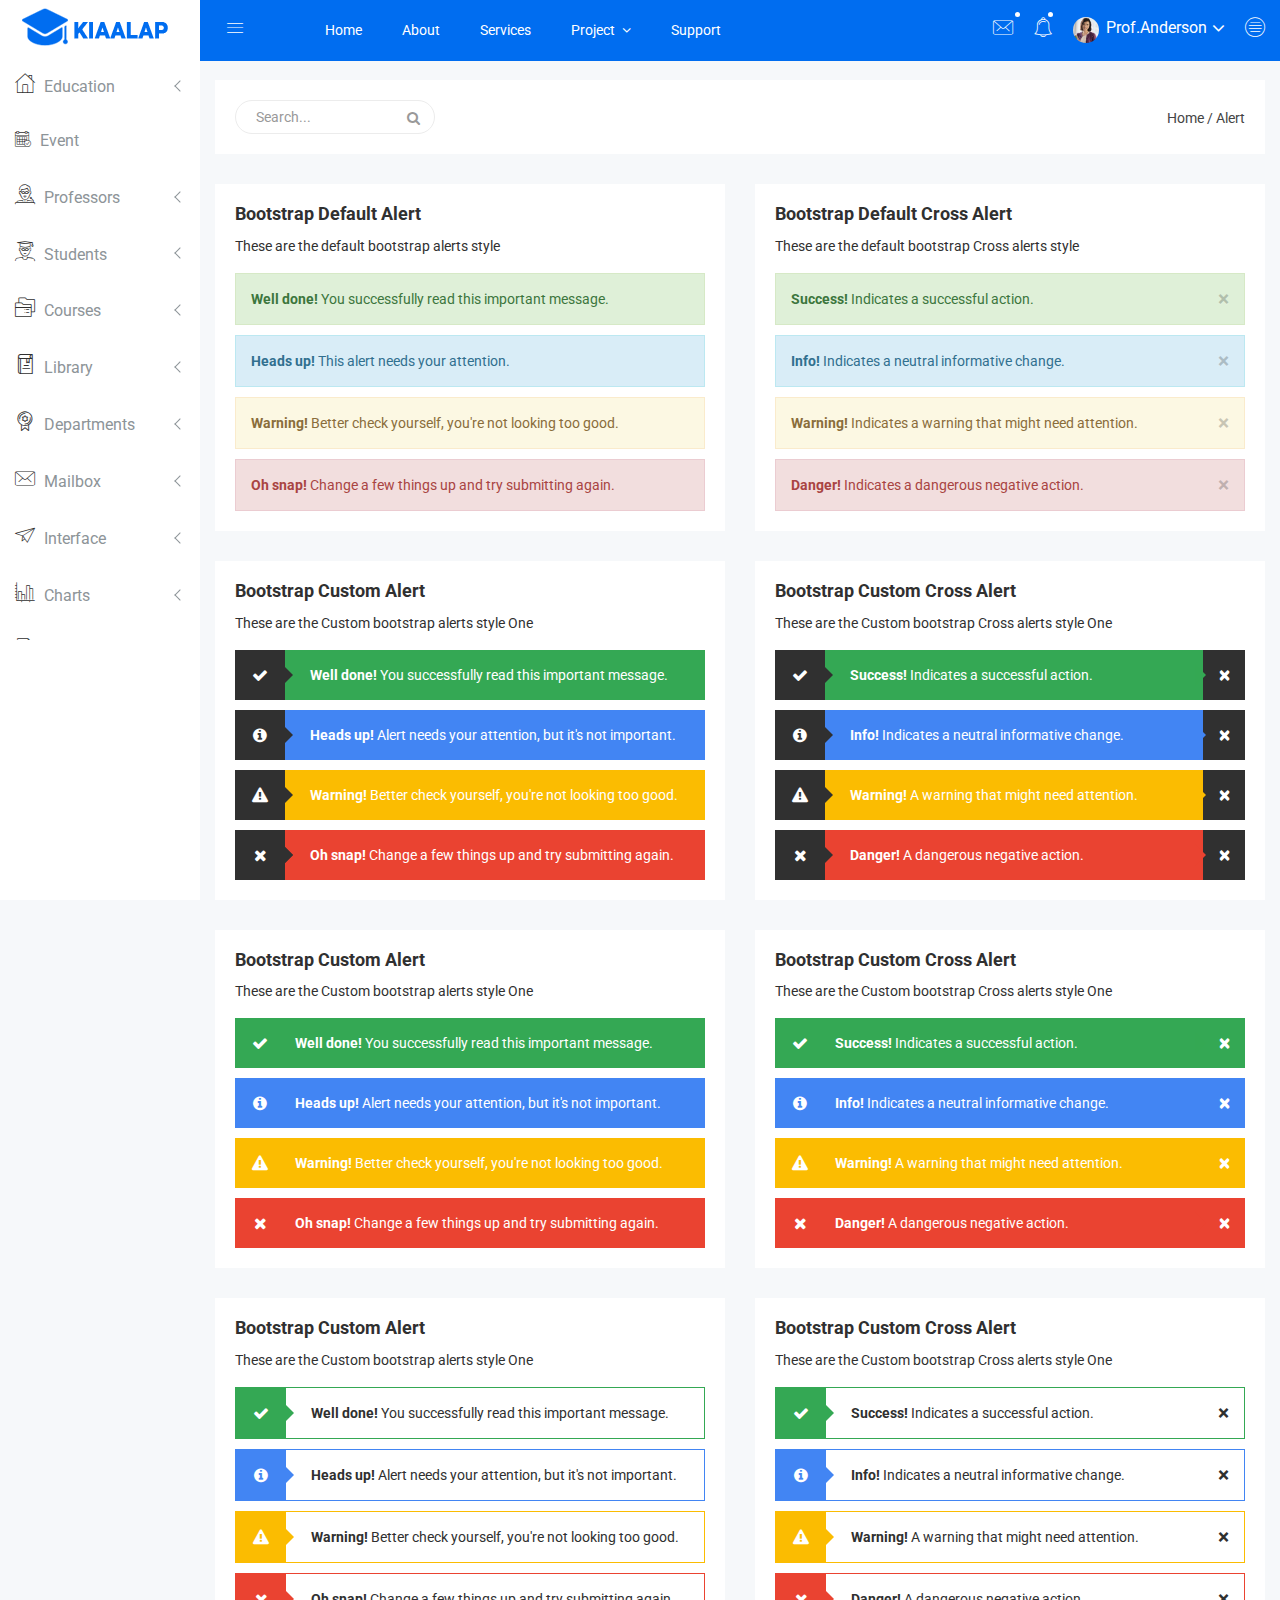
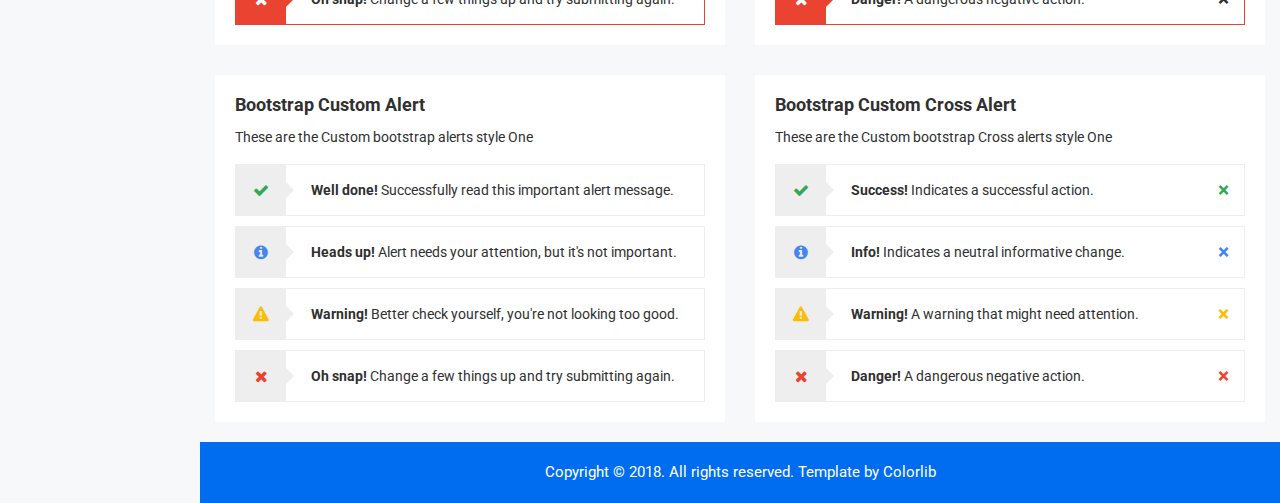
<file: alerts.html>
<!doctype html>
<html class="no-js" lang="en">

<head>
    <meta charset="utf-8">
    <meta http-equiv="x-ua-compatible" content="ie=edge">
    <title>Alert | Kiaalap - Kiaalap Admin Template</title>
    <meta name="description" content="">
    <meta name="viewport" content="width=device-width, initial-scale=1">
    <!-- favicon
		============================================ -->
    <link rel="shortcut icon" type="image/x-icon" href="img/favicon.ico">
    <!-- Google Fonts
		============================================ -->
    <link href="https://fonts.googleapis.com/css?family=Roboto:100,300,400,700,900" rel="stylesheet">
    <!-- Bootstrap CSS
		============================================ -->
    <link rel="stylesheet" href="css/bootstrap.min.css">
    <!-- Bootstrap CSS
		============================================ -->
    <link rel="stylesheet" href="css/font-awesome.min.css">
    <!-- owl.carousel CSS
		============================================ -->
    <link rel="stylesheet" href="css/owl.carousel.css">
    <link rel="stylesheet" href="css/owl.theme.css">
    <link rel="stylesheet" href="css/owl.transitions.css">
    <!-- animate CSS
		============================================ -->
    <link rel="stylesheet" href="css/animate.css">
    <!-- normalize CSS
		============================================ -->
    <link rel="stylesheet" href="css/normalize.css">
    <!-- meanmenu icon CSS
		============================================ -->
    <link rel="stylesheet" href="css/meanmenu.min.css">
    <!-- main CSS
		============================================ -->
    <link rel="stylesheet" href="css/main.css">
    <!-- educate icon CSS
		============================================ -->
    <link rel="stylesheet" href="css/educate-custon-icon.css">
    <!-- morrisjs CSS
		============================================ -->
    <link rel="stylesheet" href="css/morrisjs/morris.css">
    <!-- mCustomScrollbar CSS
		============================================ -->
    <link rel="stylesheet" href="css/scrollbar/jquery.mCustomScrollbar.min.css">
    <!-- metisMenu CSS
		============================================ -->
    <link rel="stylesheet" href="css/metisMenu/metisMenu.min.css">
    <link rel="stylesheet" href="css/metisMenu/metisMenu-vertical.css">
    <!-- calendar CSS
		============================================ -->
    <link rel="stylesheet" href="css/calendar/fullcalendar.min.css">
    <link rel="stylesheet" href="css/calendar/fullcalendar.print.min.css">
    <!-- style CSS
		============================================ -->
    <link rel="stylesheet" href="css/alerts.css">
    <!-- style CSS
		============================================ -->
    <link rel="stylesheet" href="style.css">
    <!-- responsive CSS
		============================================ -->
    <link rel="stylesheet" href="css/responsive.css">
    <!-- modernizr JS
		============================================ -->
    <script src="js/vendor/modernizr-2.8.3.min.js"></script>
</head>

<body>
    <!--[if lt IE 8]>
		<p class="browserupgrade">You are using an <strong>outdated</strong> browser. Please <a href="http://browsehappy.com/">upgrade your browser</a> to improve your experience.</p>
	<![endif]-->
    <!-- Start Left menu area -->
    <div class="left-sidebar-pro">
        <nav id="sidebar" class="">
            <div class="sidebar-header">
                <a href="index.html"><img class="main-logo" src="img/logo/logo.png" alt="" /></a>
                <strong><a href="index.html"><img src="img/logo/logosn.png" alt="" /></a></strong>
            </div>
            <div class="left-custom-menu-adp-wrap comment-scrollbar">
                <nav class="sidebar-nav left-sidebar-menu-pro">
                    <ul class="metismenu" id="menu1">
                        <li>
                            <a class="has-arrow" href="index.html">
								   <span class="educate-icon educate-home icon-wrap"></span>
								   <span class="mini-click-non">Education</span>
								</a>
                            <ul class="submenu-angle" aria-expanded="true">
                                <li><a title="Dashboard v.1" href="index.html"><span class="mini-sub-pro">Dashboard v.1</span></a></li>
                                <li><a title="Dashboard v.2" href="index-1.html"><span class="mini-sub-pro">Dashboard v.2</span></a></li>
                                <li><a title="Dashboard v.3" href="index-2.html"><span class="mini-sub-pro">Dashboard v.3</span></a></li>
                                <li><a title="Analytics" href="analytics.html"><span class="mini-sub-pro">Analytics</span></a></li>
                                <li><a title="Widgets" href="widgets.html"><span class="mini-sub-pro">Widgets</span></a></li>
                            </ul>
                        </li>
                        <li>
                            <a title="Landing Page" href="events.html" aria-expanded="false"><span class="educate-icon educate-event icon-wrap sub-icon-mg" aria-hidden="true"></span> <span class="mini-click-non">Event</span></a>
                        </li>
                        <li>
                            <a class="has-arrow" href="all-professors.html" aria-expanded="false"><span class="educate-icon educate-professor icon-wrap"></span> <span class="mini-click-non">Professors</span></a>
                            <ul class="submenu-angle" aria-expanded="false">
                                <li><a title="All Professors" href="all-professors.html"><span class="mini-sub-pro">All Professors</span></a></li>
                                <li><a title="Add Professor" href="add-professor.html"><span class="mini-sub-pro">Add Professor</span></a></li>
                                <li><a title="Edit Professor" href="edit-professor.html"><span class="mini-sub-pro">Edit Professor</span></a></li>
                                <li><a title="Professor Profile" href="professor-profile.html"><span class="mini-sub-pro">Professor Profile</span></a></li>
                            </ul>
                        </li>
                        <li>
                            <a class="has-arrow" href="all-students.html" aria-expanded="false"><span class="educate-icon educate-student icon-wrap"></span> <span class="mini-click-non">Students</span></a>
                            <ul class="submenu-angle" aria-expanded="false">
                                <li><a title="All Students" href="all-students.html"><span class="mini-sub-pro">All Students</span></a></li>
                                <li><a title="Add Students" href="add-student.html"><span class="mini-sub-pro">Add Student</span></a></li>
                                <li><a title="Edit Students" href="edit-student.html"><span class="mini-sub-pro">Edit Student</span></a></li>
                                <li><a title="Students Profile" href="student-profile.html"><span class="mini-sub-pro">Student Profile</span></a></li>
                            </ul>
                        </li>
                        <li>
                            <a class="has-arrow" href="all-courses.html" aria-expanded="false"><span class="educate-icon educate-course icon-wrap"></span> <span class="mini-click-non">Courses</span></a>
                            <ul class="submenu-angle" aria-expanded="false">
                                <li><a title="All Courses" href="all-courses.html"><span class="mini-sub-pro">All Courses</span></a></li>
                                <li><a title="Add Courses" href="add-course.html"><span class="mini-sub-pro">Add Course</span></a></li>
                                <li><a title="Edit Courses" href="edit-course.html"><span class="mini-sub-pro">Edit Course</span></a></li>
                                <li><a title="Courses Profile" href="course-info.html"><span class="mini-sub-pro">Courses Info</span></a></li>
                                <li><a title="course Payment" href="course-payment.html"><span class="mini-sub-pro">Courses Payment</span></a></li>
                            </ul>
                        </li>
                        <li>
                            <a class="has-arrow" href="all-courses.html" aria-expanded="false"><span class="educate-icon educate-library icon-wrap"></span> <span class="mini-click-non">Library</span></a>
                            <ul class="submenu-angle" aria-expanded="false">
                                <li><a title="All Library" href="library-assets.html"><span class="mini-sub-pro">Library Assets</span></a></li>
                                <li><a title="Add Library" href="add-library-assets.html"><span class="mini-sub-pro">Add Library Asset</span></a></li>
                                <li><a title="Edit Library" href="edit-library-assets.html"><span class="mini-sub-pro">Edit Library Asset</span></a></li>
                            </ul>
                        </li>
                        <li>
                            <a class="has-arrow" href="all-courses.html" aria-expanded="false"><span class="educate-icon educate-department icon-wrap"></span> <span class="mini-click-non">Departments</span></a>
                            <ul class="submenu-angle" aria-expanded="false">
                                <li><a title="Departments List" href="departments.html"><span class="mini-sub-pro">Departments List</span></a></li>
                                <li><a title="Add Departments" href="add-department.html"><span class="mini-sub-pro">Add Departments</span></a></li>
                                <li><a title="Edit Departments" href="edit-department.html"><span class="mini-sub-pro">Edit Departments</span></a></li>
                            </ul>
                        </li>
                        <li>
                            <a class="has-arrow" href="mailbox.html" aria-expanded="false"><span class="educate-icon educate-message icon-wrap"></span> <span class="mini-click-non">Mailbox</span></a>
                            <ul class="submenu-angle" aria-expanded="false">
                                <li><a title="Inbox" href="mailbox.html"><span class="mini-sub-pro">Inbox</span></a></li>
                                <li><a title="View Mail" href="mailbox-view.html"><span class="mini-sub-pro">View Mail</span></a></li>
                                <li><a title="Compose Mail" href="mailbox-compose.html"><span class="mini-sub-pro">Compose Mail</span></a></li>
                            </ul>
                        </li>
                        <li>
                            <a class="has-arrow" href="mailbox.html" aria-expanded="false"><span class="educate-icon educate-interface icon-wrap"></span> <span class="mini-click-non">Interface</span></a>
                            <ul class="submenu-angle interface-mini-nb-dp" aria-expanded="false">
                                <li><a title="Google Map" href="google-map.html"><span class="mini-sub-pro">Google Map</span></a></li>
                                <li><a title="Data Maps" href="data-maps.html"><span class="mini-sub-pro">Data Maps</span></a></li>
                                <li><a title="Pdf Viewer" href="pdf-viewer.html"><span class="mini-sub-pro">Pdf Viewer</span></a></li>
                                <li><a title="X-Editable" href="x-editable.html"><span class="mini-sub-pro">X-Editable</span></a></li>
                                <li><a title="Code Editor" href="code-editor.html"><span class="mini-sub-pro">Code Editor</span></a></li>
                                <li><a title="Tree View" href="tree-view.html"><span class="mini-sub-pro">Tree View</span></a></li>
                                <li><a title="Preloader" href="preloader.html"><span class="mini-sub-pro">Preloader</span></a></li>
                                <li><a title="Images Cropper" href="images-cropper.html"><span class="mini-sub-pro">Images Cropper</span></a></li>
                            </ul>
                        </li>
                        <li>
                            <a class="has-arrow" href="mailbox.html" aria-expanded="false"><span class="educate-icon educate-charts icon-wrap"></span> <span class="mini-click-non">Charts</span></a>
                            <ul class="submenu-angle chart-mini-nb-dp" aria-expanded="false">
                                <li><a title="Bar Charts" href="bar-charts.html"><span class="mini-sub-pro">Bar Charts</span></a></li>
                                <li><a title="Line Charts" href="line-charts.html"><span class="mini-sub-pro">Line Charts</span></a></li>
                                <li><a title="Area Charts" href="area-charts.html"><span class="mini-sub-pro">Area Charts</span></a></li>
                                <li><a title="Rounded Charts" href="rounded-chart.html"><span class="mini-sub-pro">Rounded Charts</span></a></li>
                                <li><a title="C3 Charts" href="c3.html"><span class="mini-sub-pro">C3 Charts</span></a></li>
                                <li><a title="Sparkline Charts" href="sparkline.html"><span class="mini-sub-pro">Sparkline Charts</span></a></li>
                                <li><a title="Peity Charts" href="peity.html"><span class="mini-sub-pro">Peity Charts</span></a></li>
                            </ul>
                        </li>
                        <li>
                            <a class="has-arrow" href="mailbox.html" aria-expanded="false"><span class="educate-icon educate-data-table icon-wrap"></span> <span class="mini-click-non">Data Tables</span></a>
                            <ul class="submenu-angle" aria-expanded="false">
                                <li><a title="Peity Charts" href="static-table.html"><span class="mini-sub-pro">Static Table</span></a></li>
                                <li><a title="Data Table" href="data-table.html"><span class="mini-sub-pro">Data Table</span></a></li>
                            </ul>
                        </li>
                        <li>
                            <a class="has-arrow" href="mailbox.html" aria-expanded="false"><span class="educate-icon educate-form icon-wrap"></span> <span class="mini-click-non">Forms Elements</span></a>
                            <ul class="submenu-angle form-mini-nb-dp" aria-expanded="false">
                                <li><a title="Basic Form Elements" href="basic-form-element.html"><span class="mini-sub-pro">Bc Form Elements</span></a></li>
                                <li><a title="Advance Form Elements" href="advance-form-element.html"><span class="mini-sub-pro">Ad Form Elements</span></a></li>
                                <li><a title="Password Meter" href="password-meter.html"><span class="mini-sub-pro">Password Meter</span></a></li>
                                <li><a title="Multi Upload" href="multi-upload.html"><span class="mini-sub-pro">Multi Upload</span></a></li>
                                <li><a title="Text Editor" href="tinymc.html"><span class="mini-sub-pro">Text Editor</span></a></li>
                                <li><a title="Dual List Box" href="dual-list-box.html"><span class="mini-sub-pro">Dual List Box</span></a></li>
                            </ul>
                        </li>
                        <li class="active">
                            <a class="has-arrow" href="mailbox.html" aria-expanded="false"><span class="educate-icon educate-apps icon-wrap"></span> <span class="mini-click-non">App views</span></a>
                            <ul class="submenu-angle app-mini-nb-dp" aria-expanded="false">
                                <li><a title="Notifications" href="notifications.html"><span class="mini-sub-pro">Notifications</span></a></li>
                                <li><a title="Alerts" href="alerts.html"><span class="mini-sub-pro">Alerts</span></a></li>
                                <li><a title="Modals" href="modals.html"><span class="mini-sub-pro">Modals</span></a></li>
                                <li><a title="Buttons" href="buttons.html"><span class="mini-sub-pro">Buttons</span></a></li>
                                <li><a title="Tabs" href="tabs.html"><span class="mini-sub-pro">Tabs</span></a></li>
                                <li><a title="Accordion" href="accordion.html"><span class="mini-sub-pro">Accordion</span></a></li>
                            </ul>
                        </li>
                        <li id="removable">
                            <a class="has-arrow" href="#" aria-expanded="false"><span class="educate-icon educate-pages icon-wrap"></span> <span class="mini-click-non">Pages</span></a>
                            <ul class="submenu-angle page-mini-nb-dp" aria-expanded="false">
                                <li><a title="Login" href="login.html"><span class="mini-sub-pro">Login</span></a></li>
                                <li><a title="Register" href="register.html"><span class="mini-sub-pro">Register</span></a></li>
                                <li><a title="Lock" href="lock.html"><span class="mini-sub-pro">Lock</span></a></li>
                                <li><a title="Password Recovery" href="password-recovery.html"><span class="mini-sub-pro">Password Recovery</span></a></li>
                                <li><a title="404 Page" href="404.html"><span class="mini-sub-pro">404 Page</span></a></li>
                                <li><a title="500 Page" href="500.html"><span class="mini-sub-pro">500 Page</span></a></li>
                            </ul>
                        </li>
                    </ul>
                </nav>
            </div>
        </nav>
    </div>
    <!-- End Left menu area -->
    <!-- Start Welcome area -->
    <div class="all-content-wrapper">
        <div class="container-fluid">
            <div class="row">
                <div class="col-lg-12 col-md-12 col-sm-12 col-xs-12">
                    <div class="logo-pro">
                        <a href="index.html"><img class="main-logo" src="img/logo/logo.png" alt="" /></a>
                    </div>
                </div>
            </div>
        </div>
        <div class="header-advance-area">
            <div class="header-top-area">
                <div class="container-fluid">
                    <div class="row">
                        <div class="col-lg-12 col-md-12 col-sm-12 col-xs-12">
                            <div class="header-top-wraper">
                                <div class="row">
                                    <div class="col-lg-1 col-md-0 col-sm-1 col-xs-12">
                                        <div class="menu-switcher-pro">
                                            <button type="button" id="sidebarCollapse" class="btn bar-button-pro header-drl-controller-btn btn-info navbar-btn">
													<i class="educate-icon educate-nav"></i>
												</button>
                                        </div>
                                    </div>
                                    <div class="col-lg-6 col-md-7 col-sm-6 col-xs-12">
                                        <div class="header-top-menu tabl-d-n">
                                            <ul class="nav navbar-nav mai-top-nav">
                                                <li class="nav-item"><a href="#" class="nav-link">Home</a>
                                                </li>
                                                <li class="nav-item"><a href="#" class="nav-link">About</a>
                                                </li>
                                                <li class="nav-item"><a href="#" class="nav-link">Services</a>
                                                </li>
                                                <li class="nav-item dropdown res-dis-nn">
                                                    <a href="#" data-toggle="dropdown" role="button" aria-expanded="false" class="nav-link dropdown-toggle">Project <span class="angle-down-topmenu"><i class="fa fa-angle-down"></i></span></a>
                                                    <div role="menu" class="dropdown-menu animated zoomIn">
                                                        <a href="#" class="dropdown-item">Documentation</a>
                                                        <a href="#" class="dropdown-item">Expert Backend</a>
                                                        <a href="#" class="dropdown-item">Expert FrontEnd</a>
                                                        <a href="#" class="dropdown-item">Contact Support</a>
                                                    </div>
                                                </li>
                                                <li class="nav-item"><a href="#" class="nav-link">Support</a>
                                                </li>
                                            </ul>
                                        </div>
                                    </div>
                                    <div class="col-lg-5 col-md-5 col-sm-12 col-xs-12">
                                        <div class="header-right-info">
                                            <ul class="nav navbar-nav mai-top-nav header-right-menu">
                                                <li class="nav-item dropdown">
                                                    <a href="#" data-toggle="dropdown" role="button" aria-expanded="false" class="nav-link dropdown-toggle"><i class="educate-icon educate-message edu-chat-pro" aria-hidden="true"></i><span class="indicator-ms"></span></a>
                                                    <div role="menu" class="author-message-top dropdown-menu animated zoomIn">
                                                        <div class="message-single-top">
                                                            <h1>Message</h1>
                                                        </div>
                                                        <ul class="message-menu">
                                                            <li>
                                                                <a href="#">
                                                                    <div class="message-img">
                                                                        <img src="img/contact/1.jpg" alt="">
                                                                    </div>
                                                                    <div class="message-content">
                                                                        <span class="message-date">16 Sept</span>
                                                                        <h2>Advanda Cro</h2>
                                                                        <p>Please done this project as soon possible.</p>
                                                                    </div>
                                                                </a>
                                                            </li>
                                                            <li>
                                                                <a href="#">
                                                                    <div class="message-img">
                                                                        <img src="img/contact/4.jpg" alt="">
                                                                    </div>
                                                                    <div class="message-content">
                                                                        <span class="message-date">16 Sept</span>
                                                                        <h2>Sulaiman din</h2>
                                                                        <p>Please done this project as soon possible.</p>
                                                                    </div>
                                                                </a>
                                                            </li>
                                                            <li>
                                                                <a href="#">
                                                                    <div class="message-img">
                                                                        <img src="img/contact/3.jpg" alt="">
                                                                    </div>
                                                                    <div class="message-content">
                                                                        <span class="message-date">16 Sept</span>
                                                                        <h2>Victor Jara</h2>
                                                                        <p>Please done this project as soon possible.</p>
                                                                    </div>
                                                                </a>
                                                            </li>
                                                            <li>
                                                                <a href="#">
                                                                    <div class="message-img">
                                                                        <img src="img/contact/2.jpg" alt="">
                                                                    </div>
                                                                    <div class="message-content">
                                                                        <span class="message-date">16 Sept</span>
                                                                        <h2>Victor Jara</h2>
                                                                        <p>Please done this project as soon possible.</p>
                                                                    </div>
                                                                </a>
                                                            </li>
                                                        </ul>
                                                        <div class="message-view">
                                                            <a href="#">View All Messages</a>
                                                        </div>
                                                    </div>
                                                </li>
                                                <li class="nav-item"><a href="#" data-toggle="dropdown" role="button" aria-expanded="false" class="nav-link dropdown-toggle"><i class="educate-icon educate-bell" aria-hidden="true"></i><span class="indicator-nt"></span></a>
                                                    <div role="menu" class="notification-author dropdown-menu animated zoomIn">
                                                        <div class="notification-single-top">
                                                            <h1>Notifications</h1>
                                                        </div>
                                                        <ul class="notification-menu">
                                                            <li>
                                                                <a href="#">
                                                                    <div class="notification-icon">
                                                                        <i class="educate-icon educate-checked edu-checked-pro admin-check-pro" aria-hidden="true"></i>
                                                                    </div>
                                                                    <div class="notification-content">
                                                                        <span class="notification-date">16 Sept</span>
                                                                        <h2>Advanda Cro</h2>
                                                                        <p>Please done this project as soon possible.</p>
                                                                    </div>
                                                                </a>
                                                            </li>
                                                            <li>
                                                                <a href="#">
                                                                    <div class="notification-icon">
                                                                        <i class="fa fa-cloud edu-cloud-computing-down" aria-hidden="true"></i>
                                                                    </div>
                                                                    <div class="notification-content">
                                                                        <span class="notification-date">16 Sept</span>
                                                                        <h2>Sulaiman din</h2>
                                                                        <p>Please done this project as soon possible.</p>
                                                                    </div>
                                                                </a>
                                                            </li>
                                                            <li>
                                                                <a href="#">
                                                                    <div class="notification-icon">
                                                                        <i class="fa fa-eraser edu-shield" aria-hidden="true"></i>
                                                                    </div>
                                                                    <div class="notification-content">
                                                                        <span class="notification-date">16 Sept</span>
                                                                        <h2>Victor Jara</h2>
                                                                        <p>Please done this project as soon possible.</p>
                                                                    </div>
                                                                </a>
                                                            </li>
                                                            <li>
                                                                <a href="#">
                                                                    <div class="notification-icon">
                                                                        <i class="fa fa-line-chart edu-analytics-arrow" aria-hidden="true"></i>
                                                                    </div>
                                                                    <div class="notification-content">
                                                                        <span class="notification-date">16 Sept</span>
                                                                        <h2>Victor Jara</h2>
                                                                        <p>Please done this project as soon possible.</p>
                                                                    </div>
                                                                </a>
                                                            </li>
                                                        </ul>
                                                        <div class="notification-view">
                                                            <a href="#">View All Notification</a>
                                                        </div>
                                                    </div>
                                                </li>
                                                <li class="nav-item">
                                                    <a href="#" data-toggle="dropdown" role="button" aria-expanded="false" class="nav-link dropdown-toggle">
															<img src="img/product/pro4.jpg" alt="" />
															<span class="admin-name">Prof.Anderson</span>
															<i class="fa fa-angle-down edu-icon edu-down-arrow"></i>
														</a>
                                                    <ul role="menu" class="dropdown-header-top author-log dropdown-menu animated zoomIn">
                                                        <li><a href="#"><span class="edu-icon edu-home-admin author-log-ic"></span>My Account</a>
                                                        </li>
                                                        <li><a href="#"><span class="edu-icon edu-user-rounded author-log-ic"></span>My Profile</a>
                                                        </li>
                                                        <li><a href="#"><span class="edu-icon edu-money author-log-ic"></span>User Billing</a>
                                                        </li>
                                                        <li><a href="#"><span class="edu-icon edu-settings author-log-ic"></span>Settings</a>
                                                        </li>
                                                        <li><a href="#"><span class="edu-icon edu-locked author-log-ic"></span>Log Out</a>
                                                        </li>
                                                    </ul>
                                                </li>
                                                <li class="nav-item nav-setting-open"><a href="#" data-toggle="dropdown" role="button" aria-expanded="false" class="nav-link dropdown-toggle"><i class="educate-icon educate-menu"></i></a>

                                                    <div role="menu" class="admintab-wrap menu-setting-wrap menu-setting-wrap-bg dropdown-menu animated zoomIn">
                                                        <ul class="nav nav-tabs custon-set-tab">
                                                            <li class="active"><a data-toggle="tab" href="#Notes">Notes</a>
                                                            </li>
                                                            <li><a data-toggle="tab" href="#Projects">Projects</a>
                                                            </li>
                                                            <li><a data-toggle="tab" href="#Settings">Settings</a>
                                                            </li>
                                                        </ul>

                                                        <div class="tab-content custom-bdr-nt">
                                                            <div id="Notes" class="tab-pane fade in active">
                                                                <div class="notes-area-wrap">
                                                                    <div class="note-heading-indicate">
                                                                        <h2><i class="fa fa-comments-o"></i> Latest Notes</h2>
                                                                        <p>You have 10 new message.</p>
                                                                    </div>
                                                                    <div class="notes-list-area notes-menu-scrollbar">
                                                                        <ul class="notes-menu-list">
                                                                            <li>
                                                                                <a href="#">
                                                                                    <div class="notes-list-flow">
                                                                                        <div class="notes-img">
                                                                                            <img src="img/contact/4.jpg" alt="" />
                                                                                        </div>
                                                                                        <div class="notes-content">
                                                                                            <p> The point of using Lorem Ipsum is that it has a more-or-less normal.</p>
                                                                                            <span>Yesterday 2:45 pm</span>
                                                                                        </div>
                                                                                    </div>
                                                                                </a>
                                                                            </li>
                                                                            <li>
                                                                                <a href="#">
                                                                                    <div class="notes-list-flow">
                                                                                        <div class="notes-img">
                                                                                            <img src="img/contact/1.jpg" alt="" />
                                                                                        </div>
                                                                                        <div class="notes-content">
                                                                                            <p> The point of using Lorem Ipsum is that it has a more-or-less normal.</p>
                                                                                            <span>Yesterday 2:45 pm</span>
                                                                                        </div>
                                                                                    </div>
                                                                                </a>
                                                                            </li>
                                                                            <li>
                                                                                <a href="#">
                                                                                    <div class="notes-list-flow">
                                                                                        <div class="notes-img">
                                                                                            <img src="img/contact/2.jpg" alt="" />
                                                                                        </div>
                                                                                        <div class="notes-content">
                                                                                            <p> The point of using Lorem Ipsum is that it has a more-or-less normal.</p>
                                                                                            <span>Yesterday 2:45 pm</span>
                                                                                        </div>
                                                                                    </div>
                                                                                </a>
                                                                            </li>
                                                                            <li>
                                                                                <a href="#">
                                                                                    <div class="notes-list-flow">
                                                                                        <div class="notes-img">
                                                                                            <img src="img/contact/3.jpg" alt="" />
                                                                                        </div>
                                                                                        <div class="notes-content">
                                                                                            <p> The point of using Lorem Ipsum is that it has a more-or-less normal.</p>
                                                                                            <span>Yesterday 2:45 pm</span>
                                                                                        </div>
                                                                                    </div>
                                                                                </a>
                                                                            </li>
                                                                            <li>
                                                                                <a href="#">
                                                                                    <div class="notes-list-flow">
                                                                                        <div class="notes-img">
                                                                                            <img src="img/contact/4.jpg" alt="" />
                                                                                        </div>
                                                                                        <div class="notes-content">
                                                                                            <p> The point of using Lorem Ipsum is that it has a more-or-less normal.</p>
                                                                                            <span>Yesterday 2:45 pm</span>
                                                                                        </div>
                                                                                    </div>
                                                                                </a>
                                                                            </li>
                                                                            <li>
                                                                                <a href="#">
                                                                                    <div class="notes-list-flow">
                                                                                        <div class="notes-img">
                                                                                            <img src="img/contact/1.jpg" alt="" />
                                                                                        </div>
                                                                                        <div class="notes-content">
                                                                                            <p> The point of using Lorem Ipsum is that it has a more-or-less normal.</p>
                                                                                            <span>Yesterday 2:45 pm</span>
                                                                                        </div>
                                                                                    </div>
                                                                                </a>
                                                                            </li>
                                                                            <li>
                                                                                <a href="#">
                                                                                    <div class="notes-list-flow">
                                                                                        <div class="notes-img">
                                                                                            <img src="img/contact/2.jpg" alt="" />
                                                                                        </div>
                                                                                        <div class="notes-content">
                                                                                            <p> The point of using Lorem Ipsum is that it has a more-or-less normal.</p>
                                                                                            <span>Yesterday 2:45 pm</span>
                                                                                        </div>
                                                                                    </div>
                                                                                </a>
                                                                            </li>
                                                                            <li>
                                                                                <a href="#">
                                                                                    <div class="notes-list-flow">
                                                                                        <div class="notes-img">
                                                                                            <img src="img/contact/1.jpg" alt="" />
                                                                                        </div>
                                                                                        <div class="notes-content">
                                                                                            <p> The point of using Lorem Ipsum is that it has a more-or-less normal.</p>
                                                                                            <span>Yesterday 2:45 pm</span>
                                                                                        </div>
                                                                                    </div>
                                                                                </a>
                                                                            </li>
                                                                            <li>
                                                                                <a href="#">
                                                                                    <div class="notes-list-flow">
                                                                                        <div class="notes-img">
                                                                                            <img src="img/contact/2.jpg" alt="" />
                                                                                        </div>
                                                                                        <div class="notes-content">
                                                                                            <p> The point of using Lorem Ipsum is that it has a more-or-less normal.</p>
                                                                                            <span>Yesterday 2:45 pm</span>
                                                                                        </div>
                                                                                    </div>
                                                                                </a>
                                                                            </li>
                                                                            <li>
                                                                                <a href="#">
                                                                                    <div class="notes-list-flow">
                                                                                        <div class="notes-img">
                                                                                            <img src="img/contact/3.jpg" alt="" />
                                                                                        </div>
                                                                                        <div class="notes-content">
                                                                                            <p> The point of using Lorem Ipsum is that it has a more-or-less normal.</p>
                                                                                            <span>Yesterday 2:45 pm</span>
                                                                                        </div>
                                                                                    </div>
                                                                                </a>
                                                                            </li>
                                                                        </ul>
                                                                    </div>
                                                                </div>
                                                            </div>
                                                            <div id="Projects" class="tab-pane fade">
                                                                <div class="projects-settings-wrap">
                                                                    <div class="note-heading-indicate">
                                                                        <h2><i class="fa fa-cube"></i> Latest projects</h2>
                                                                        <p> You have 20 projects. 5 not completed.</p>
                                                                    </div>
                                                                    <div class="project-st-list-area project-st-menu-scrollbar">
                                                                        <ul class="projects-st-menu-list">
                                                                            <li>
                                                                                <a href="#">
                                                                                    <div class="project-list-flow">
                                                                                        <div class="projects-st-heading">
                                                                                            <h2>Web Development</h2>
                                                                                            <p> The point of using Lorem Ipsum is that it has a more or less normal.</p>
                                                                                            <span class="project-st-time">1 hours ago</span>
                                                                                        </div>
                                                                                        <div class="projects-st-content">
                                                                                            <p>Completion with: 28%</p>
                                                                                            <div class="progress progress-mini">
                                                                                                <div style="width: 28%;" class="progress-bar progress-bar-danger hd-tp-1"></div>
                                                                                            </div>
                                                                                            <p>Project end: 4:00 pm - 12.06.2014</p>
                                                                                        </div>
                                                                                    </div>
                                                                                </a>
                                                                            </li>
                                                                            <li>
                                                                                <a href="#">
                                                                                    <div class="project-list-flow">
                                                                                        <div class="projects-st-heading">
                                                                                            <h2>Software Development</h2>
                                                                                            <p> The point of using Lorem Ipsum is that it has a more or less normal.</p>
                                                                                            <span class="project-st-time">2 hours ago</span>
                                                                                        </div>
                                                                                        <div class="projects-st-content project-rating-cl">
                                                                                            <p>Completion with: 68%</p>
                                                                                            <div class="progress progress-mini">
                                                                                                <div style="width: 68%;" class="progress-bar hd-tp-2"></div>
                                                                                            </div>
                                                                                            <p>Project end: 4:00 pm - 12.06.2014</p>
                                                                                        </div>
                                                                                    </div>
                                                                                </a>
                                                                            </li>
                                                                            <li>
                                                                                <a href="#">
                                                                                    <div class="project-list-flow">
                                                                                        <div class="projects-st-heading">
                                                                                            <h2>Graphic Design</h2>
                                                                                            <p> The point of using Lorem Ipsum is that it has a more or less normal.</p>
                                                                                            <span class="project-st-time">3 hours ago</span>
                                                                                        </div>
                                                                                        <div class="projects-st-content">
                                                                                            <p>Completion with: 78%</p>
                                                                                            <div class="progress progress-mini">
                                                                                                <div style="width: 78%;" class="progress-bar hd-tp-3"></div>
                                                                                            </div>
                                                                                            <p>Project end: 4:00 pm - 12.06.2014</p>
                                                                                        </div>
                                                                                    </div>
                                                                                </a>
                                                                            </li>
                                                                            <li>
                                                                                <a href="#">
                                                                                    <div class="project-list-flow">
                                                                                        <div class="projects-st-heading">
                                                                                            <h2>Web Design</h2>
                                                                                            <p> The point of using Lorem Ipsum is that it has a more or less normal.</p>
                                                                                            <span class="project-st-time">4 hours ago</span>
                                                                                        </div>
                                                                                        <div class="projects-st-content project-rating-cl2">
                                                                                            <p>Completion with: 38%</p>
                                                                                            <div class="progress progress-mini">
                                                                                                <div style="width: 38%;" class="progress-bar progress-bar-danger hd-tp-4"></div>
                                                                                            </div>
                                                                                            <p>Project end: 4:00 pm - 12.06.2014</p>
                                                                                        </div>
                                                                                    </div>
                                                                                </a>
                                                                            </li>
                                                                            <li>
                                                                                <a href="#">
                                                                                    <div class="project-list-flow">
                                                                                        <div class="projects-st-heading">
                                                                                            <h2>Business Card</h2>
                                                                                            <p> The point of using Lorem Ipsum is that it has a more or less normal.</p>
                                                                                            <span class="project-st-time">5 hours ago</span>
                                                                                        </div>
                                                                                        <div class="projects-st-content">
                                                                                            <p>Completion with: 28%</p>
                                                                                            <div class="progress progress-mini">
                                                                                                <div style="width: 28%;" class="progress-bar progress-bar-danger hd-tp-5"></div>
                                                                                            </div>
                                                                                            <p>Project end: 4:00 pm - 12.06.2014</p>
                                                                                        </div>
                                                                                    </div>
                                                                                </a>
                                                                            </li>
                                                                            <li>
                                                                                <a href="#">
                                                                                    <div class="project-list-flow">
                                                                                        <div class="projects-st-heading">
                                                                                            <h2>Ecommerce Business</h2>
                                                                                            <p> The point of using Lorem Ipsum is that it has a more or less normal.</p>
                                                                                            <span class="project-st-time">6 hours ago</span>
                                                                                        </div>
                                                                                        <div class="projects-st-content project-rating-cl">
                                                                                            <p>Completion with: 68%</p>
                                                                                            <div class="progress progress-mini">
                                                                                                <div style="width: 68%;" class="progress-bar hd-tp-6"></div>
                                                                                            </div>
                                                                                            <p>Project end: 4:00 pm - 12.06.2014</p>
                                                                                        </div>
                                                                                    </div>
                                                                                </a>
                                                                            </li>
                                                                            <li>
                                                                                <a href="#">
                                                                                    <div class="project-list-flow">
                                                                                        <div class="projects-st-heading">
                                                                                            <h2>Woocommerce Plugin</h2>
                                                                                            <p> The point of using Lorem Ipsum is that it has a more or less normal.</p>
                                                                                            <span class="project-st-time">7 hours ago</span>
                                                                                        </div>
                                                                                        <div class="projects-st-content">
                                                                                            <p>Completion with: 78%</p>
                                                                                            <div class="progress progress-mini">
                                                                                                <div style="width: 78%;" class="progress-bar"></div>
                                                                                            </div>
                                                                                            <p>Project end: 4:00 pm - 12.06.2014</p>
                                                                                        </div>
                                                                                    </div>
                                                                                </a>
                                                                            </li>
                                                                            <li>
                                                                                <a href="#">
                                                                                    <div class="project-list-flow">
                                                                                        <div class="projects-st-heading">
                                                                                            <h2>Wordpress Theme</h2>
                                                                                            <p> The point of using Lorem Ipsum is that it has a more or less normal.</p>
                                                                                            <span class="project-st-time">9 hours ago</span>
                                                                                        </div>
                                                                                        <div class="projects-st-content project-rating-cl2">
                                                                                            <p>Completion with: 38%</p>
                                                                                            <div class="progress progress-mini">
                                                                                                <div style="width: 38%;" class="progress-bar progress-bar-danger"></div>
                                                                                            </div>
                                                                                            <p>Project end: 4:00 pm - 12.06.2014</p>
                                                                                        </div>
                                                                                    </div>
                                                                                </a>
                                                                            </li>
                                                                        </ul>
                                                                    </div>
                                                                </div>
                                                            </div>
                                                            <div id="Settings" class="tab-pane fade">
                                                                <div class="setting-panel-area">
                                                                    <div class="note-heading-indicate">
                                                                        <h2><i class="fa fa-gears"></i> Settings Panel</h2>
                                                                        <p> You have 20 Settings. 5 not completed.</p>
                                                                    </div>
                                                                    <ul class="setting-panel-list">
                                                                        <li>
                                                                            <div class="checkbox-setting-pro">
                                                                                <div class="checkbox-title-pro">
                                                                                    <h2>Show notifications</h2>
                                                                                    <div class="ts-custom-check">
                                                                                        <div class="onoffswitch">
                                                                                            <input type="checkbox" name="collapsemenu" class="onoffswitch-checkbox" id="example">
                                                                                            <label class="onoffswitch-label" for="example">
																									<span class="onoffswitch-inner"></span>
																									<span class="onoffswitch-switch"></span>
																								</label>
                                                                                        </div>
                                                                                    </div>
                                                                                </div>
                                                                            </div>
                                                                        </li>
                                                                        <li>
                                                                            <div class="checkbox-setting-pro">
                                                                                <div class="checkbox-title-pro">
                                                                                    <h2>Disable Chat</h2>
                                                                                    <div class="ts-custom-check">
                                                                                        <div class="onoffswitch">
                                                                                            <input type="checkbox" name="collapsemenu" class="onoffswitch-checkbox" id="example3">
                                                                                            <label class="onoffswitch-label" for="example3">
																									<span class="onoffswitch-inner"></span>
																									<span class="onoffswitch-switch"></span>
																								</label>
                                                                                        </div>
                                                                                    </div>
                                                                                </div>
                                                                            </div>
                                                                        </li>
                                                                        <li>
                                                                            <div class="checkbox-setting-pro">
                                                                                <div class="checkbox-title-pro">
                                                                                    <h2>Enable history</h2>
                                                                                    <div class="ts-custom-check">
                                                                                        <div class="onoffswitch">
                                                                                            <input type="checkbox" name="collapsemenu" class="onoffswitch-checkbox" id="example4">
                                                                                            <label class="onoffswitch-label" for="example4">
																									<span class="onoffswitch-inner"></span>
																									<span class="onoffswitch-switch"></span>
																								</label>
                                                                                        </div>
                                                                                    </div>
                                                                                </div>
                                                                            </div>
                                                                        </li>
                                                                        <li>
                                                                            <div class="checkbox-setting-pro">
                                                                                <div class="checkbox-title-pro">
                                                                                    <h2>Show charts</h2>
                                                                                    <div class="ts-custom-check">
                                                                                        <div class="onoffswitch">
                                                                                            <input type="checkbox" name="collapsemenu" class="onoffswitch-checkbox" id="example7">
                                                                                            <label class="onoffswitch-label" for="example7">
																									<span class="onoffswitch-inner"></span>
																									<span class="onoffswitch-switch"></span>
																								</label>
                                                                                        </div>
                                                                                    </div>
                                                                                </div>
                                                                            </div>
                                                                        </li>
                                                                        <li>
                                                                            <div class="checkbox-setting-pro">
                                                                                <div class="checkbox-title-pro">
                                                                                    <h2>Update everyday</h2>
                                                                                    <div class="ts-custom-check">
                                                                                        <div class="onoffswitch">
                                                                                            <input type="checkbox" name="collapsemenu" checked="" class="onoffswitch-checkbox" id="example2">
                                                                                            <label class="onoffswitch-label" for="example2">
																									<span class="onoffswitch-inner"></span>
																									<span class="onoffswitch-switch"></span>
																								</label>
                                                                                        </div>
                                                                                    </div>
                                                                                </div>
                                                                            </div>
                                                                        </li>
                                                                        <li>
                                                                            <div class="checkbox-setting-pro">
                                                                                <div class="checkbox-title-pro">
                                                                                    <h2>Global search</h2>
                                                                                    <div class="ts-custom-check">
                                                                                        <div class="onoffswitch">
                                                                                            <input type="checkbox" name="collapsemenu" checked="" class="onoffswitch-checkbox" id="example6">
                                                                                            <label class="onoffswitch-label" for="example6">
																									<span class="onoffswitch-inner"></span>
																									<span class="onoffswitch-switch"></span>
																								</label>
                                                                                        </div>
                                                                                    </div>
                                                                                </div>
                                                                            </div>
                                                                        </li>
                                                                        <li>
                                                                            <div class="checkbox-setting-pro">
                                                                                <div class="checkbox-title-pro">
                                                                                    <h2>Offline users</h2>
                                                                                    <div class="ts-custom-check">
                                                                                        <div class="onoffswitch">
                                                                                            <input type="checkbox" name="collapsemenu" checked="" class="onoffswitch-checkbox" id="example5">
                                                                                            <label class="onoffswitch-label" for="example5">
																									<span class="onoffswitch-inner"></span>
																									<span class="onoffswitch-switch"></span>
																								</label>
                                                                                        </div>
                                                                                    </div>
                                                                                </div>
                                                                            </div>
                                                                        </li>
                                                                    </ul>

                                                                </div>
                                                            </div>
                                                        </div>
                                                    </div>
                                                </li>
                                            </ul>
                                        </div>
                                    </div>
                                </div>
                            </div>
                        </div>
                    </div>
                </div>
            </div>
            <!-- Mobile Menu start -->
            <div class="mobile-menu-area">
                <div class="container">
                    <div class="row">
                        <div class="col-lg-12 col-md-12 col-sm-12 col-xs-12">
                            <div class="mobile-menu">
                                <nav id="dropdown">
                                    <ul class="mobile-menu-nav">
                                        <li><a data-toggle="collapse" data-target="#Charts" href="#">Home <span class="admin-project-icon edu-icon edu-down-arrow"></span></a>
                                            <ul class="collapse dropdown-header-top">
                                                <li><a href="index.html">Dashboard v.1</a></li>
                                                <li><a href="index-1.html">Dashboard v.2</a></li>
                                                <li><a href="index-3.html">Dashboard v.3</a></li>
                                                <li><a href="analytics.html">Analytics</a></li>
                                                <li><a href="widgets.html">Widgets</a></li>
                                            </ul>
                                        </li>
                                        <li><a href="events.html">Event</a></li>
                                        <li><a data-toggle="collapse" data-target="#demoevent" href="#">Professors <span class="admin-project-icon edu-icon edu-down-arrow"></span></a>
                                            <ul id="demoevent" class="collapse dropdown-header-top">
                                                <li><a href="all-professors.html">All Professors</a>
                                                </li>
                                                <li><a href="add-professor.html">Add Professor</a>
                                                </li>
                                                <li><a href="edit-professor.html">Edit Professor</a>
                                                </li>
                                                <li><a href="professor-profile.html">Professor Profile</a>
                                                </li>
                                            </ul>
                                        </li>
                                        <li><a data-toggle="collapse" data-target="#demopro" href="#">Students <span class="admin-project-icon edu-icon edu-down-arrow"></span></a>
                                            <ul id="demopro" class="collapse dropdown-header-top">
                                                <li><a href="all-students.html">All Students</a>
                                                </li>
                                                <li><a href="add-student.html">Add Student</a>
                                                </li>
                                                <li><a href="edit-student.html">Edit Student</a>
                                                </li>
                                                <li><a href="student-profile.html">Student Profile</a>
                                                </li>
                                            </ul>
                                        </li>
                                        <li><a data-toggle="collapse" data-target="#democrou" href="#">Courses <span class="admin-project-icon edu-icon edu-down-arrow"></span></a>
                                            <ul id="democrou" class="collapse dropdown-header-top">
                                                <li><a href="all-courses.html">All Courses</a>
                                                </li>
                                                <li><a href="add-course.html">Add Course</a>
                                                </li>
                                                <li><a href="edit-course.html">Edit Course</a>
                                                </li>
                                                <li><a href="course-profile.html">Courses Info</a>
                                                </li>
                                                <li><a href="course-payment.html">Courses Payment</a>
                                                </li>
                                            </ul>
                                        </li>
                                        <li><a data-toggle="collapse" data-target="#demolibra" href="#">Library <span class="admin-project-icon edu-icon edu-down-arrow"></span></a>
                                            <ul id="demolibra" class="collapse dropdown-header-top">
                                                <li><a href="library-assets.html">Library Assets</a>
                                                </li>
                                                <li><a href="add-library-assets.html">Add Library Asset</a>
                                                </li>
                                                <li><a href="edit-library-assets.html">Edit Library Asset</a>
                                                </li>
                                            </ul>
                                        </li>
                                        <li><a data-toggle="collapse" data-target="#demodepart" href="#">Departments <span class="admin-project-icon edu-icon edu-down-arrow"></span></a>
                                            <ul id="demodepart" class="collapse dropdown-header-top">
                                                <li><a href="departments.html">Departments List</a>
                                                </li>
                                                <li><a href="add-department.html">Add Departments</a>
                                                </li>
                                                <li><a href="edit-department.html">Edit Departments</a>
                                                </li>
                                            </ul>
                                        </li>
                                        <li><a data-toggle="collapse" data-target="#demomi" href="#">Mailbox <span class="admin-project-icon edu-icon edu-down-arrow"></span></a>
                                            <ul id="demomi" class="collapse dropdown-header-top">
                                                <li><a href="mailbox.html">Inbox</a>
                                                </li>
                                                <li><a href="mailbox-view.html">View Mail</a>
                                                </li>
                                                <li><a href="mailbox-compose.html">Compose Mail</a>
                                                </li>
                                            </ul>
                                        </li>
                                        <li><a data-toggle="collapse" data-target="#Miscellaneousmob" href="#">Interface <span class="admin-project-icon edu-icon edu-down-arrow"></span></a>
                                            <ul id="Miscellaneousmob" class="collapse dropdown-header-top">
                                                <li><a href="google-map.html">Google Map</a>
                                                </li>
                                                <li><a href="data-maps.html">Data Maps</a>
                                                </li>
                                                <li><a href="pdf-viewer.html">Pdf Viewer</a>
                                                </li>
                                                <li><a href="x-editable.html">X-Editable</a>
                                                </li>
                                                <li><a href="code-editor.html">Code Editor</a>
                                                </li>
                                                <li><a href="tree-view.html">Tree View</a>
                                                </li>
                                                <li><a href="preloader.html">Preloader</a>
                                                </li>
                                                <li><a href="images-cropper.html">Images Cropper</a>
                                                </li>
                                            </ul>
                                        </li>
                                        <li><a data-toggle="collapse" data-target="#Chartsmob" href="#">Charts <span class="admin-project-icon edu-icon edu-down-arrow"></span></a>
                                            <ul id="Chartsmob" class="collapse dropdown-header-top">
                                                <li><a href="bar-charts.html">Bar Charts</a>
                                                </li>
                                                <li><a href="line-charts.html">Line Charts</a>
                                                </li>
                                                <li><a href="area-charts.html">Area Charts</a>
                                                </li>
                                                <li><a href="rounded-chart.html">Rounded Charts</a>
                                                </li>
                                                <li><a href="c3.html">C3 Charts</a>
                                                </li>
                                                <li><a href="sparkline.html">Sparkline Charts</a>
                                                </li>
                                                <li><a href="peity.html">Peity Charts</a>
                                                </li>
                                            </ul>
                                        </li>
                                        <li><a data-toggle="collapse" data-target="#Tablesmob" href="#">Tables <span class="admin-project-icon edu-icon edu-down-arrow"></span></a>
                                            <ul id="Tablesmob" class="collapse dropdown-header-top">
                                                <li><a href="static-table.html">Static Table</a>
                                                </li>
                                                <li><a href="data-table.html">Data Table</a>
                                                </li>
                                            </ul>
                                        </li>
                                        <li><a data-toggle="collapse" data-target="#formsmob" href="#">Forms <span class="admin-project-icon edu-icon edu-down-arrow"></span></a>
                                            <ul id="formsmob" class="collapse dropdown-header-top">
                                                <li><a href="basic-form-element.html">Basic Form Elements</a>
                                                </li>
                                                <li><a href="advance-form-element.html">Advanced Form Elements</a>
                                                </li>
                                                <li><a href="password-meter.html">Password Meter</a>
                                                </li>
                                                <li><a href="multi-upload.html">Multi Upload</a>
                                                </li>
                                                <li><a href="tinymc.html">Text Editor</a>
                                                </li>
                                                <li><a href="dual-list-box.html">Dual List Box</a>
                                                </li>
                                            </ul>
                                        </li>
                                        <li><a data-toggle="collapse" data-target="#Appviewsmob" href="#">App views <span class="admin-project-icon edu-icon edu-down-arrow"></span></a>
                                            <ul id="Appviewsmob" class="collapse dropdown-header-top">
                                                <li><a href="basic-form-element.html">Basic Form Elements</a>
                                                </li>
                                                <li><a href="advance-form-element.html">Advanced Form Elements</a>
                                                </li>
                                                <li><a href="password-meter.html">Password Meter</a>
                                                </li>
                                                <li><a href="multi-upload.html">Multi Upload</a>
                                                </li>
                                                <li><a href="tinymc.html">Text Editor</a>
                                                </li>
                                                <li><a href="dual-list-box.html">Dual List Box</a>
                                                </li>
                                            </ul>
                                        </li>
                                        <li><a data-toggle="collapse" data-target="#Pagemob" href="#">Pages <span class="admin-project-icon edu-icon edu-down-arrow"></span></a>
                                            <ul id="Pagemob" class="collapse dropdown-header-top">
                                                <li><a href="login.html">Login</a>
                                                </li>
                                                <li><a href="register.html">Register</a>
                                                </li>
                                                <li><a href="lock.html">Lock</a>
                                                </li>
                                                <li><a href="password-recovery.html">Password Recovery</a>
                                                </li>
                                                <li><a href="404.html">404 Page</a></li>
                                                <li><a href="500.html">500 Page</a></li>
                                            </ul>
                                        </li>
                                    </ul>
                                </nav>
                            </div>
                        </div>
                    </div>
                </div>
            </div>
            <!-- Mobile Menu end -->
            <div class="breadcome-area">
                <div class="container-fluid">
                    <div class="row">
                        <div class="col-lg-12 col-md-12 col-sm-12 col-xs-12">
                            <div class="breadcome-list single-page-breadcome">
                                <div class="row">
                                    <div class="col-lg-6 col-md-6 col-sm-6 col-xs-12">
                                        <div class="breadcome-heading">
                                            <form role="search" class="sr-input-func">
                                                <input type="text" placeholder="Search..." class="search-int form-control">
                                                <a href="#"><i class="fa fa-search"></i></a>
                                            </form>
                                        </div>
                                    </div>
                                    <div class="col-lg-6 col-md-6 col-sm-6 col-xs-12">
                                        <ul class="breadcome-menu">
                                            <li><a href="#">Home</a> <span class="bread-slash">/</span>
                                            </li>
                                            <li><span class="bread-blod">Alert</span>
                                            </li>
                                        </ul>
                                    </div>
                                </div>
                            </div>
                        </div>
                    </div>
                </div>
            </div>
        </div>
        <!-- Alert Start-->
        <div class="alert-area mg-b-15">
            <div class="container-fluid">
                <div class="row">
                    <div class="col-lg-6 col-md-6 col-sm-6 col-xs-12">
                        <div class="alert-wrap1 shadow-inner wrap-alert-b">
                            <div class="alert-title">
                                <h2>Bootstrap Default Alert</h2>
                                <p>These are the default bootstrap alerts style</p>
                            </div>
                            <div class="alert alert-success" role="alert">
                                <strong>Well done!</strong> You successfully read this important message.
                            </div>
                            <div class="alert alert-info" role="alert">
                                <strong>Heads up!</strong> This alert needs your attention.
                            </div>
                            <div class="alert alert-warning" role="alert">
                                <strong>Warning!</strong> Better check yourself, you're not looking too good.
                            </div>
                            <div class="alert alert-danger alert-mg-b" role="alert">
                                <strong>Oh snap!</strong> Change a few things up and try submitting again.
                            </div>
                        </div>
                    </div>
                    <div class="col-lg-6 col-md-6 col-sm-6 col-xs-12">
                        <div class="alert-wrap2 shadow-inner wrap-alert-b">
                            <div class="alert-title">
                                <h2>Bootstrap Default Cross Alert</h2>
                                <p>These are the default bootstrap Cross alerts style</p>
                            </div>
                            <div class="alert alert-success">
                                <button type="button" class="close" data-dismiss="alert" aria-label="Close">
										<span aria-hidden="true">&times;</span>
									</button>
                                <strong>Success!</strong> Indicates a successful action.
                            </div>
                            <div class="alert alert-info">
                                <button type="button" class="close" data-dismiss="alert" aria-label="Close">
										<span aria-hidden="true">&times;</span>
									</button>
                                <strong>Info!</strong> Indicates a neutral informative change.
                            </div>
                            <div class="alert alert-warning">
                                <button type="button" class="close" data-dismiss="alert" aria-label="Close">
										<span aria-hidden="true">&times;</span>
									</button>
                                <strong>Warning!</strong> Indicates a warning that might need attention.
                            </div>
                            <div class="alert alert-danger alert-mg-b">
                                <button type="button" class="close" data-dismiss="alert" aria-label="Close">
										<span aria-hidden="true">&times;</span>
									</button>
                                <strong>Danger!</strong> Indicates a dangerous negative action.
                            </div>
                        </div>
                    </div>
                </div>
                <div class="row">
                    <div class="col-lg-6 col-md-6 col-sm-6 col-xs-12">
                        <div class="alert-icon shadow-inner wrap-alert-b">
                            <div class="alert-title">
                                <h2>Bootstrap Custom Alert</h2>
                                <p>These are the Custom bootstrap alerts style One</p>
                            </div>
                            <div class="alert alert-success alert-st-one" role="alert">
                                <i class="fa fa-check edu-checked-pro admin-check-pro" aria-hidden="true"></i>
                                <p class="message-mg-rt"><strong>Well done!</strong> You successfully read this important message.</p>
                            </div>
                            <div class="alert alert-info alert-st-two" role="alert">
                                <i class="fa fa-info-circle edu-inform admin-check-pro" aria-hidden="true"></i>
                                <p class="message-mg-rt"><strong>Heads up!</strong> Alert needs your attention, but it's not important.</p>
                            </div>
                            <div class="alert alert-warning alert-st-three" role="alert">
                                <i class="fa fa-exclamation-triangle edu-warning-danger admin-check-pro" aria-hidden="true"></i>
                                <p class="message-mg-rt"><strong>Warning!</strong> Better check yourself, you're not looking too good.</p>
                            </div>
                            <div class="alert alert-danger alert-mg-b alert-st-four" role="alert">
                                <i class="fa fa-window-close edu-danger-error admin-check-pro" aria-hidden="true"></i>
                                <i class="fa fa-times edu-danger-error admin-check-pro" aria-hidden="true"></i>
                                <p class="message-mg-rt"><strong>Oh snap!</strong> Change a few things up and try submitting again.</p>
                            </div>
                        </div>
                    </div>
                    <div class="col-lg-6 col-md-6 col-sm-6 col-xs-12">
                        <div class="alert-icon shadow-inner wrap-alert-b">
                            <div class="alert-title">
                                <h2>Bootstrap Custom Cross Alert</h2>
                                <p>These are the Custom bootstrap Cross alerts style One</p>
                            </div>
                            <div class="alert alert-success alert-success-style1">
                                <button type="button" class="close sucess-op" data-dismiss="alert" aria-label="Close">
										<span class="icon-sc-cl" aria-hidden="true">&times;</span>
									</button>
                                <i class="fa fa-check edu-checked-pro admin-check-pro" aria-hidden="true"></i>
                                <p><strong>Success!</strong> Indicates a successful action.</p>
                            </div>
                            <div class="alert alert-info alert-success-style2">
                                <button type="button" class="close sucess-op" data-dismiss="alert" aria-label="Close">
										<span class="icon-sc-cl" aria-hidden="true">&times;</span>
									</button>
                                <i class="fa fa-info-circle edu-inform admin-check-pro" aria-hidden="true"></i>
                                <p><strong>Info!</strong> Indicates a neutral informative change.</p>
                            </div>
                            <div class="alert alert-warning alert-success-style3">
                                <button type="button" class="close sucess-op" data-dismiss="alert" aria-label="Close">
										<span class="icon-sc-cl" aria-hidden="true">&times;</span>
									</button>
                                <i class="fa fa-exclamation-triangle edu-warning-danger admin-check-pro" aria-hidden="true"></i>
                                <p><strong>Warning!</strong> A warning that might need attention.</p>
                            </div>
                            <div class="alert alert-danger alert-mg-b alert-success-style4">
                                <button type="button" class="close sucess-op" data-dismiss="alert" aria-label="Close">
										<span class="icon-sc-cl" aria-hidden="true">&times;</span>
									</button>
                                <i class="fa fa-times edu-danger-error admin-check-pro" aria-hidden="true"></i>
                                <p><strong>Danger!</strong> A dangerous negative action.</p>
                            </div>
                        </div>
                    </div>
                </div>
                <div class="row">
                    <div class="col-lg-6 col-md-6 col-sm-6 col-xs-12">
                        <div class="alert-icon shadow-inner wrap-alert-b">
                            <div class="alert-title">
                                <h2>Bootstrap Custom Alert</h2>
                                <p>These are the Custom bootstrap alerts style One</p>
                            </div>
                            <div class="alert alert-success alert-st-one" role="alert">
                                <i class="fa fa-check edu-checked-pro admin-check-pro admin-check-pro-none" aria-hidden="true"></i>
                                <p class="message-mg-rt message-alert-none"><strong>Well done!</strong> You successfully read this important message.</p>
                            </div>
                            <div class="alert alert-info alert-st-two" role="alert">
                                <i class="fa fa-info-circle edu-inform admin-check-pro admin-check-pro-none" aria-hidden="true"></i>
                                <p class="message-mg-rt message-alert-none"><strong>Heads up!</strong> Alert needs your attention, but it's not important.</p>
                            </div>
                            <div class="alert alert-warning alert-st-three" role="alert">
                                <i class="fa fa-exclamation-triangle edu-warning-danger admin-check-pro admin-check-pro-none" aria-hidden="true"></i>
                                <p class="message-mg-rt message-alert-none"><strong>Warning!</strong> Better check yourself, you're not looking too good.</p>
                            </div>
                            <div class="alert alert-danger alert-mg-b alert-st-four" role="alert">
                                <i class="fa fa-times edu-danger-error admin-check-pro admin-check-pro-none" aria-hidden="true"></i>
                                <p class="message-mg-rt message-alert-none"><strong>Oh snap!</strong> Change a few things up and try submitting again.</p>
                            </div>
                        </div>
                    </div>
                    <div class="col-lg-6 col-md-6 col-sm-6 col-xs-12">
                        <div class="alert-icon shadow-inner wrap-alert-b">
                            <div class="alert-title">
                                <h2>Bootstrap Custom Cross Alert</h2>
                                <p>These are the Custom bootstrap Cross alerts style One</p>
                            </div>
                            <div class="alert alert-success alert-success-style1 alert-success-stylenone">
                                <button type="button" class="close sucess-op" data-dismiss="alert" aria-label="Close">
										<span class="icon-sc-cl" aria-hidden="true">&times;</span>
									</button>
                                <i class="fa fa-check edu-checked-pro admin-check-sucess admin-check-pro-none" aria-hidden="true"></i>
                                <p class="message-alert-none"><strong>Success!</strong> Indicates a successful action.</p>
                            </div>
                            <div class="alert alert-info alert-success-style2 alert-success-stylenone">
                                <button type="button" class="close sucess-op" data-dismiss="alert" aria-label="Close">
										<span class="icon-sc-cl" aria-hidden="true">&times;</span>
									</button>
                                <i class="fa fa-info-circle edu-inform admin-check-sucess admin-check-pro-none" aria-hidden="true"></i>
                                <p class="message-alert-none"><strong>Info!</strong> Indicates a neutral informative change.</p>
                            </div>
                            <div class="alert alert-warning alert-success-style3 alert-success-stylenone">
                                <button type="button" class="close sucess-op" data-dismiss="alert" aria-label="Close">
										<span class="icon-sc-cl" aria-hidden="true">&times;</span>
									</button>
                                <i class="fa fa-exclamation-triangle edu-warning-danger admin-check-pro admin-check-pro-none" aria-hidden="true"></i>
                                <p class="message-alert-none"><strong>Warning!</strong> A warning that might need attention.</p>
                            </div>
                            <div class="alert alert-danger alert-mg-b alert-success-style4 alert-success-stylenone">
                                <button type="button" class="close sucess-op" data-dismiss="alert" aria-label="Close">
										<span class="icon-sc-cl" aria-hidden="true">&times;</span>
									</button>
                                <i class="fa fa-times edu-danger-error admin-check-pro admin-check-pro-none" aria-hidden="true"></i>
                                <p class="message-alert-none"><strong>Danger!</strong> A dangerous negative action.</p>
                            </div>
                        </div>
                    </div>
                </div>
                <div class="row">
                    <div class="col-lg-6 col-md-6 col-sm-6 col-xs-12">
                        <div class="alert-icon shadow-inner wrap-alert-b">
                            <div class="alert-title">
                                <h2>Bootstrap Custom Alert</h2>
                                <p>These are the Custom bootstrap alerts style One</p>
                            </div>
                            <div class="alert alert-success alert-st-one alert-st-bg" role="alert">
                                <i class="fa fa-check edu-checked-pro admin-check-pro admin-check-pro-clr" aria-hidden="true"></i>
                                <p class="message-mg-rt"><strong>Well done!</strong> You successfully read this important message.</p>
                            </div>
                            <div class="alert alert-info alert-st-two alert-st-bg1" role="alert">
                                <i class="fa fa-info-circle edu-inform admin-check-pro admin-check-pro-clr1" aria-hidden="true"></i>
                                <p class="message-mg-rt"><strong>Heads up!</strong> Alert needs your attention, but it's not important.</p>
                            </div>
                            <div class="alert alert-warning alert-st-three alert-st-bg2" role="alert">
                                <i class="fa fa-exclamation-triangle edu-warning-danger admin-check-pro admin-check-pro-clr2" aria-hidden="true"></i>
                                <p class="message-mg-rt"><strong>Warning!</strong> Better check yourself, you're not looking too good.</p>
                            </div>
                            <div class="alert alert-danger alert-mg-b alert-st-four alert-st-bg3" role="alert">
                                <i class="fa fa-times edu-danger-error admin-check-pro admin-check-pro-clr3" aria-hidden="true"></i>
                                <p class="message-mg-rt"><strong>Oh snap!</strong> Change a few things up and try submitting again.</p>
                            </div>
                        </div>
                    </div>
                    <div class="col-lg-6 col-md-6 col-sm-6 col-xs-12">
                        <div class="alert-icon shadow-inner wrap-alert-b">
                            <div class="alert-title">
                                <h2>Bootstrap Custom Cross Alert</h2>
                                <p>These are the Custom bootstrap Cross alerts style One</p>
                            </div>
                            <div class="alert alert-success alert-success-style1 alert-st-bg">
                                <button type="button" class="close sucess-op" data-dismiss="alert" aria-label="Close">
										<span class="icon-sc-cl" aria-hidden="true">&times;</span>
									</button>
                                <i class="fa fa-check edu-checked-pro admin-check-pro admin-check-pro-clr" aria-hidden="true"></i>
                                <p><strong>Success!</strong> Indicates a successful action.</p>
                            </div>
                            <div class="alert alert-info alert-success-style2 alert-st-bg1">
                                <button type="button" class="close sucess-op" data-dismiss="alert" aria-label="Close">
										<span class="icon-sc-cl" aria-hidden="true">&times;</span>
									</button>
                                <i class="fa fa-info-circle edu-inform admin-check-pro admin-check-pro-clr1" aria-hidden="true"></i>
                                <p><strong>Info!</strong> Indicates a neutral informative change.</p>
                            </div>
                            <div class="alert alert-warning alert-success-style3 alert-st-bg2">
                                <button type="button" class="close sucess-op" data-dismiss="alert" aria-label="Close">
										<span class="icon-sc-cl" aria-hidden="true">&times;</span>
									</button>
                                <i class="fa fa-exclamation-triangle edu-warning-danger admin-check-pro admin-check-pro-clr2" aria-hidden="true"></i>
                                <p><strong>Warning!</strong> A warning that might need attention.</p>
                            </div>
                            <div class="alert alert-danger alert-mg-b alert-success-style4 alert-st-bg3">
                                <button type="button" class="close sucess-op" data-dismiss="alert" aria-label="Close">
										<span class="icon-sc-cl" aria-hidden="true">&times;</span>
									</button>
                                <i class="fa fa-times edu-danger-error admin-check-pro admin-check-pro-clr3" aria-hidden="true"></i>
                                <p><strong>Danger!</strong> A dangerous negative action.</p>
                            </div>
                        </div>
                    </div>
                </div>
                <div class="row">
                    <div class="col-lg-6 col-md-6 col-sm-6 col-xs-12">
                        <div class="alert-icon shadow-inner">
                            <div class="alert-title">
                                <h2>Bootstrap Custom Alert</h2>
                                <p>These are the Custom bootstrap alerts style One</p>
                            </div>
                            <div class="alert alert-success alert-st-one alert-st-bg alert-st-bg11" role="alert">
                                <i class="fa fa-check edu-checked-pro admin-check-pro admin-check-pro-clr admin-check-pro-clr11" aria-hidden="true"></i>
                                <p class="message-mg-rt"><strong>Well done!</strong> Successfully read this important alert message.</p>
                            </div>
                            <div class="alert alert-info alert-st-two alert-st-bg1 alert-st-bg12" role="alert">
                                <i class="fa fa-info-circle edu-inform admin-check-pro admin-check-pro-clr1 admin-check-pro-clr12" aria-hidden="true"></i>
                                <p class="message-mg-rt"><strong>Heads up!</strong> Alert needs your attention, but it's not important.</p>
                            </div>
                            <div class="alert alert-warning alert-st-three alert-st-bg2 alert-st-bg13" role="alert">
                                <i class="fa fa-exclamation-triangle edu-warning-danger admin-check-pro admin-check-pro-clr2 admin-check-pro-clr13" aria-hidden="true"></i>
                                <p class="message-mg-rt"><strong>Warning!</strong> Better check yourself, you're not looking too good.</p>
                            </div>
                            <div class="alert alert-danger alert-mg-b alert-st-four alert-st-bg3 alert-st-bg14" role="alert">
                                <i class="fa fa-times edu-danger-error admin-check-pro admin-check-pro-clr3 admin-check-pro-clr14" aria-hidden="true"></i>
                                <p class="message-mg-rt"><strong>Oh snap!</strong> Change a few things up and try submitting again.</p>
                            </div>
                        </div>
                    </div>
                    <div class="col-lg-6 col-md-6 col-sm-6 col-xs-12">
                        <div class="alert-icon shadow-inner res-mg-t-30 table-mg-t-pro-n">
                            <div class="alert-title">
                                <h2>Bootstrap Custom Cross Alert</h2>
                                <p>These are the Custom bootstrap Cross alerts style One</p>
                            </div>
                            <div class="alert alert-success alert-success-style1 alert-st-bg alert-st-bg11">
                                <button type="button" class="close sucess-op" data-dismiss="alert" aria-label="Close">
										<span class="icon-sc-cl" aria-hidden="true">&times;</span>
									</button>
                                <i class="fa fa-check edu-checked-pro admin-check-pro admin-check-pro-clr admin-check-pro-clr11" aria-hidden="true"></i>
                                <p><strong>Success!</strong> Indicates a successful action.</p>
                            </div>
                            <div class="alert alert-info alert-success-style2 alert-st-bg1 alert-st-bg12">
                                <button type="button" class="close sucess-op" data-dismiss="alert" aria-label="Close">
										<span class="icon-sc-cl" aria-hidden="true">&times;</span>
									</button>
                                <i class="fa fa-info-circle edu-inform admin-check-pro admin-check-pro-clr1 admin-check-pro-clr12" aria-hidden="true"></i>
                                <p><strong>Info!</strong> Indicates a neutral informative change.</p>
                            </div>
                            <div class="alert alert-warning alert-success-style3 alert-st-bg2 alert-st-bg13">
                                <button type="button" class="close sucess-op" data-dismiss="alert" aria-label="Close">
										<span class="icon-sc-cl" aria-hidden="true">&times;</span>
									</button>
                                <i class="fa fa-exclamation-triangle edu-warning-danger admin-check-pro admin-check-pro-clr2 admin-check-pro-clr13" aria-hidden="true"></i>
                                <p><strong>Warning!</strong> A warning that might need attention.</p>
                            </div>
                            <div class="alert alert-danger alert-mg-b alert-success-style4 alert-st-bg3 alert-st-bg14">
                                <button type="button" class="close sucess-op" data-dismiss="alert" aria-label="Close">
										<span class="icon-sc-cl" aria-hidden="true">&times;</span>
									</button>
                                <i class="fa fa-times edu-danger-error admin-check-pro admin-check-pro-clr3 admin-check-pro-clr14" aria-hidden="true"></i>
                                <p><strong>Danger!</strong> A dangerous negative action.</p>
                            </div>
                        </div>
                    </div>
                </div>
            </div>
        </div>
        <!-- Alert End-->
        <div class="footer-copyright-area">
            <div class="container-fluid">
                <div class="row">
                    <div class="col-lg-12 col-md-12 col-sm-12 col-xs-12">
                        <div class="footer-copy-right">
                            <p>Copyright © 2018. All rights reserved. Template by <a href="https://colorlib.com/wp/templates/">Colorlib</a></p>
                        </div>
                    </div>
                </div>
            </div>
        </div>
    </div>

    <!-- jquery
		============================================ -->
    <script src="js/vendor/jquery-1.12.4.min.js"></script>
    <!-- bootstrap JS
		============================================ -->
    <script src="js/bootstrap.min.js"></script>
    <!-- wow JS
		============================================ -->
    <script src="js/wow.min.js"></script>
    <!-- price-slider JS
		============================================ -->
    <script src="js/jquery-price-slider.js"></script>
    <!-- meanmenu JS
		============================================ -->
    <script src="js/jquery.meanmenu.js"></script>
    <!-- owl.carousel JS
		============================================ -->
    <script src="js/owl.carousel.min.js"></script>
    <!-- sticky JS
		============================================ -->
    <script src="js/jquery.sticky.js"></script>
    <!-- scrollUp JS
		============================================ -->
    <script src="js/jquery.scrollUp.min.js"></script>
    <!-- mCustomScrollbar JS
		============================================ -->
    <script src="js/scrollbar/jquery.mCustomScrollbar.concat.min.js"></script>
    <script src="js/scrollbar/mCustomScrollbar-active.js"></script>
    <!-- metisMenu JS
		============================================ -->
    <script src="js/metisMenu/metisMenu.min.js"></script>
    <script src="js/metisMenu/metisMenu-active.js"></script>
    <!-- tab JS
		============================================ -->
    <script src="js/tab.js"></script>
    <!-- plugins JS
		============================================ -->
    <script src="js/plugins.js"></script>
    <!-- main JS
		============================================ -->
    <script src="js/main.js"></script>
    <!-- tawk chat JS
		============================================ -->
    <script src="js/tawk-chat.js"></script>
</body>

</html>
</file>
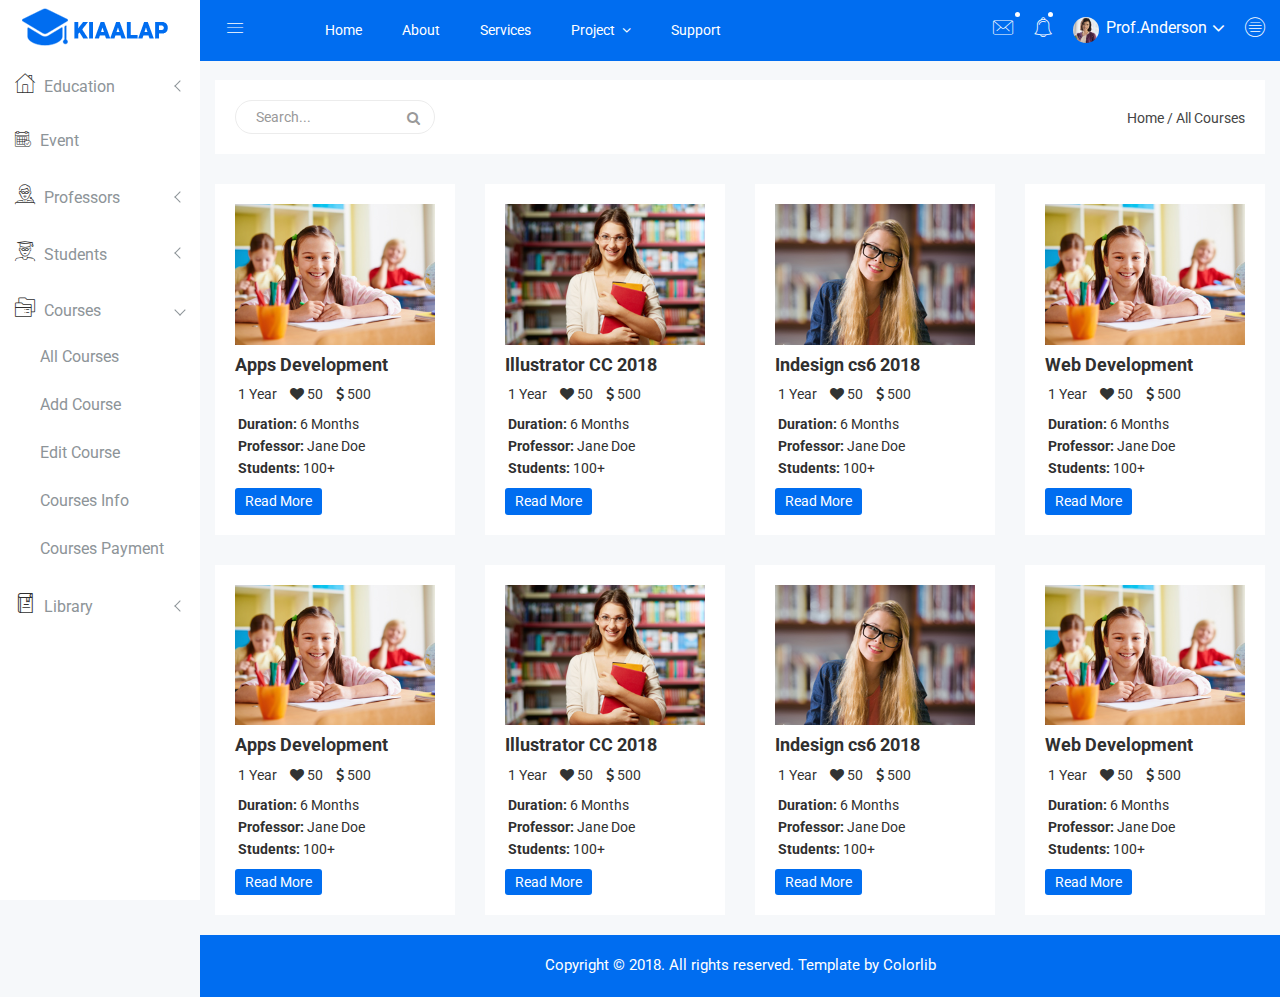
<file: all-courses.html>
<!doctype html>
<html class="no-js" lang="en">

<head>
    <meta charset="utf-8">
    <meta http-equiv="x-ua-compatible" content="ie=edge">
    <title>All Courses | Kiaalap - Kiaalap Admin Template</title>
    <meta name="description" content="">
    <meta name="viewport" content="width=device-width, initial-scale=1">
    <!-- favicon
		============================================ -->
    <link rel="shortcut icon" type="image/x-icon" href="img/favicon.ico">
    <!-- Google Fonts
		============================================ -->
    <link href="https://fonts.googleapis.com/css?family=Roboto:100,300,400,700,900" rel="stylesheet">
    <!-- Bootstrap CSS
		============================================ -->
    <link rel="stylesheet" href="css/bootstrap.min.css">
    <!-- Bootstrap CSS
		============================================ -->
    <link rel="stylesheet" href="css/font-awesome.min.css">
    <!-- owl.carousel CSS
		============================================ -->
    <link rel="stylesheet" href="css/owl.carousel.css">
    <link rel="stylesheet" href="css/owl.theme.css">
    <link rel="stylesheet" href="css/owl.transitions.css">
    <!-- animate CSS
		============================================ -->
    <link rel="stylesheet" href="css/animate.css">
    <!-- normalize CSS
		============================================ -->
    <link rel="stylesheet" href="css/normalize.css">
    <!-- meanmenu icon CSS
		============================================ -->
    <link rel="stylesheet" href="css/meanmenu.min.css">
    <!-- main CSS
		============================================ -->
    <link rel="stylesheet" href="css/main.css">
    <!-- educate icon CSS
		============================================ -->
    <link rel="stylesheet" href="css/educate-custon-icon.css">
    <!-- morrisjs CSS
		============================================ -->
    <link rel="stylesheet" href="css/morrisjs/morris.css">
    <!-- mCustomScrollbar CSS
		============================================ -->
    <link rel="stylesheet" href="css/scrollbar/jquery.mCustomScrollbar.min.css">
    <!-- metisMenu CSS
		============================================ -->
    <link rel="stylesheet" href="css/metisMenu/metisMenu.min.css">
    <link rel="stylesheet" href="css/metisMenu/metisMenu-vertical.css">
    <!-- calendar CSS
		============================================ -->
    <link rel="stylesheet" href="css/calendar/fullcalendar.min.css">
    <link rel="stylesheet" href="css/calendar/fullcalendar.print.min.css">
    <!-- style CSS
		============================================ -->
    <link rel="stylesheet" href="style.css">
    <!-- responsive CSS
		============================================ -->
    <link rel="stylesheet" href="css/responsive.css">
    <!-- modernizr JS
		============================================ -->
    <script src="js/vendor/modernizr-2.8.3.min.js"></script>
</head>

<body>
    <!--[if lt IE 8]>
		<p class="browserupgrade">You are using an <strong>outdated</strong> browser. Please <a href="http://browsehappy.com/">upgrade your browser</a> to improve your experience.</p>
	<![endif]-->
    <!-- Start Left menu area -->
    <div class="left-sidebar-pro">
        <nav id="sidebar" class="">
            <div class="sidebar-header">
                <a href="index.html"><img class="main-logo" src="img/logo/logo.png" alt="" /></a>
                <strong><a href="index.html"><img src="img/logo/logosn.png" alt="" /></a></strong>
            </div>
            <div class="left-custom-menu-adp-wrap comment-scrollbar">
                <nav class="sidebar-nav left-sidebar-menu-pro">
                    <ul class="metismenu" id="menu1">
                        <li>
                            <a class="has-arrow" href="index.html">
								   <span class="educate-icon educate-home icon-wrap"></span>
								   <span class="mini-click-non">Education</span>
								</a>
                            <ul class="submenu-angle" aria-expanded="true">
                                <li><a title="Dashboard v.1" href="index.html"><span class="mini-sub-pro">Dashboard v.1</span></a></li>
                                <li><a title="Dashboard v.2" href="index-1.html"><span class="mini-sub-pro">Dashboard v.2</span></a></li>
                                <li><a title="Dashboard v.3" href="index-2.html"><span class="mini-sub-pro">Dashboard v.3</span></a></li>
                                <li><a title="Analytics" href="analytics.html"><span class="mini-sub-pro">Analytics</span></a></li>
                                <li><a title="Widgets" href="widgets.html"><span class="mini-sub-pro">Widgets</span></a></li>
                            </ul>
                        </li>
                        <li>
                            <a title="Landing Page" href="events.html" aria-expanded="false"><span class="educate-icon educate-event icon-wrap sub-icon-mg" aria-hidden="true"></span> <span class="mini-click-non">Event</span></a>
                        </li>
                        <li>
                            <a class="has-arrow" href="all-professors.html" aria-expanded="false"><span class="educate-icon educate-professor icon-wrap"></span> <span class="mini-click-non">Professors</span></a>
                            <ul class="submenu-angle" aria-expanded="false">
                                <li><a title="All Professors" href="all-professors.html"><span class="mini-sub-pro">All Professors</span></a></li>
                                <li><a title="Add Professor" href="add-professor.html"><span class="mini-sub-pro">Add Professor</span></a></li>
                                <li><a title="Edit Professor" href="edit-professor.html"><span class="mini-sub-pro">Edit Professor</span></a></li>
                                <li><a title="Professor Profile" href="professor-profile.html"><span class="mini-sub-pro">Professor Profile</span></a></li>
                            </ul>
                        </li>
                        <li>
                            <a class="has-arrow" href="all-students.html" aria-expanded="false"><span class="educate-icon educate-student icon-wrap"></span> <span class="mini-click-non">Students</span></a>
                            <ul class="submenu-angle" aria-expanded="false">
                                <li><a title="All Students" href="all-students.html"><span class="mini-sub-pro">All Students</span></a></li>
                                <li><a title="Add Students" href="add-student.html"><span class="mini-sub-pro">Add Student</span></a></li>
                                <li><a title="Edit Students" href="edit-student.html"><span class="mini-sub-pro">Edit Student</span></a></li>
                                <li><a title="Students Profile" href="student-profile.html"><span class="mini-sub-pro">Student Profile</span></a></li>
                            </ul>
                        </li>
                        <li class="active">
                            <a class="has-arrow" href="all-courses.html" aria-expanded="false"><span class="educate-icon educate-course icon-wrap"></span> <span class="mini-click-non">Courses</span></a>
                            <ul class="submenu-angle" aria-expanded="false">
                                <li><a title="All Courses" href="all-courses.html"><span class="mini-sub-pro">All Courses</span></a></li>
                                <li><a title="Add Courses" href="add-course.html"><span class="mini-sub-pro">Add Course</span></a></li>
                                <li><a title="Edit Courses" href="edit-course.html"><span class="mini-sub-pro">Edit Course</span></a></li>
                                <li><a title="Courses Profile" href="course-info.html"><span class="mini-sub-pro">Courses Info</span></a></li>
                                <li><a title="course Payment" href="course-payment.html"><span class="mini-sub-pro">Courses Payment</span></a></li>
                            </ul>
                        </li>
                        <li>
                            <a class="has-arrow" href="all-courses.html" aria-expanded="false"><span class="educate-icon educate-library icon-wrap"></span> <span class="mini-click-non">Library</span></a>
                            <ul class="submenu-angle" aria-expanded="false">
                                <li><a title="All Library" href="library-assets.html"><span class="mini-sub-pro">Library Assets</span></a></li>
                                <li><a title="Add Library" href="add-library-assets.html"><span class="mini-sub-pro">Add Library Asset</span></a></li>
                                <li><a title="Edit Library" href="edit-library-assets.html"><span class="mini-sub-pro">Edit Library Asset</span></a></li>
                            </ul>
                        </li>
                        <li>
                            <a class="has-arrow" href="all-courses.html" aria-expanded="false"><span class="educate-icon educate-department icon-wrap"></span> <span class="mini-click-non">Departments</span></a>
                            <ul class="submenu-angle" aria-expanded="false">
                                <li><a title="Departments List" href="departments.html"><span class="mini-sub-pro">Departments List</span></a></li>
                                <li><a title="Add Departments" href="add-department.html"><span class="mini-sub-pro">Add Departments</span></a></li>
                                <li><a title="Edit Departments" href="edit-department.html"><span class="mini-sub-pro">Edit Departments</span></a></li>
                            </ul>
                        </li>
                        <li>
                            <a class="has-arrow" href="mailbox.html" aria-expanded="false"><span class="educate-icon educate-message icon-wrap"></span> <span class="mini-click-non">Mailbox</span></a>
                            <ul class="submenu-angle" aria-expanded="false">
                                <li><a title="Inbox" href="mailbox.html"><span class="mini-sub-pro">Inbox</span></a></li>
                                <li><a title="View Mail" href="mailbox-view.html"><span class="mini-sub-pro">View Mail</span></a></li>
                                <li><a title="Compose Mail" href="mailbox-compose.html"><span class="mini-sub-pro">Compose Mail</span></a></li>
                            </ul>
                        </li>
                        <li>
                            <a class="has-arrow" href="mailbox.html" aria-expanded="false"><span class="educate-icon educate-interface icon-wrap"></span> <span class="mini-click-non">Interface</span></a>
                            <ul class="submenu-angle interface-mini-nb-dp" aria-expanded="false">
                                <li><a title="Google Map" href="google-map.html"><span class="mini-sub-pro">Google Map</span></a></li>
                                <li><a title="Data Maps" href="data-maps.html"><span class="mini-sub-pro">Data Maps</span></a></li>
                                <li><a title="Pdf Viewer" href="pdf-viewer.html"><span class="mini-sub-pro">Pdf Viewer</span></a></li>
                                <li><a title="X-Editable" href="x-editable.html"><span class="mini-sub-pro">X-Editable</span></a></li>
                                <li><a title="Code Editor" href="code-editor.html"><span class="mini-sub-pro">Code Editor</span></a></li>
                                <li><a title="Tree View" href="tree-view.html"><span class="mini-sub-pro">Tree View</span></a></li>
                                <li><a title="Preloader" href="preloader.html"><span class="mini-sub-pro">Preloader</span></a></li>
                                <li><a title="Images Cropper" href="images-cropper.html"><span class="mini-sub-pro">Images Cropper</span></a></li>
                            </ul>
                        </li>
                        <li>
                            <a class="has-arrow" href="mailbox.html" aria-expanded="false"><span class="educate-icon educate-charts icon-wrap"></span> <span class="mini-click-non">Charts</span></a>
                            <ul class="submenu-angle chart-mini-nb-dp" aria-expanded="false">
                                <li><a title="Bar Charts" href="bar-charts.html"><span class="mini-sub-pro">Bar Charts</span></a></li>
                                <li><a title="Line Charts" href="line-charts.html"><span class="mini-sub-pro">Line Charts</span></a></li>
                                <li><a title="Area Charts" href="area-charts.html"><span class="mini-sub-pro">Area Charts</span></a></li>
                                <li><a title="Rounded Charts" href="rounded-chart.html"><span class="mini-sub-pro">Rounded Charts</span></a></li>
                                <li><a title="C3 Charts" href="c3.html"><span class="mini-sub-pro">C3 Charts</span></a></li>
                                <li><a title="Sparkline Charts" href="sparkline.html"><span class="mini-sub-pro">Sparkline Charts</span></a></li>
                                <li><a title="Peity Charts" href="peity.html"><span class="mini-sub-pro">Peity Charts</span></a></li>
                            </ul>
                        </li>
                        <li>
                            <a class="has-arrow" href="mailbox.html" aria-expanded="false"><span class="educate-icon educate-data-table icon-wrap"></span> <span class="mini-click-non">Data Tables</span></a>
                            <ul class="submenu-angle" aria-expanded="false">
                                <li><a title="Peity Charts" href="static-table.html"><span class="mini-sub-pro">Static Table</span></a></li>
                                <li><a title="Data Table" href="data-table.html"><span class="mini-sub-pro">Data Table</span></a></li>
                            </ul>
                        </li>
                        <li>
                            <a class="has-arrow" href="mailbox.html" aria-expanded="false"><span class="educate-icon educate-form icon-wrap"></span> <span class="mini-click-non">Forms Elements</span></a>
                            <ul class="submenu-angle form-mini-nb-dp" aria-expanded="false">
                                <li><a title="Basic Form Elements" href="basic-form-element.html"><span class="mini-sub-pro">Bc Form Elements</span></a></li>
                                <li><a title="Advance Form Elements" href="advance-form-element.html"><span class="mini-sub-pro">Ad Form Elements</span></a></li>
                                <li><a title="Password Meter" href="password-meter.html"><span class="mini-sub-pro">Password Meter</span></a></li>
                                <li><a title="Multi Upload" href="multi-upload.html"><span class="mini-sub-pro">Multi Upload</span></a></li>
                                <li><a title="Text Editor" href="tinymc.html"><span class="mini-sub-pro">Text Editor</span></a></li>
                                <li><a title="Dual List Box" href="dual-list-box.html"><span class="mini-sub-pro">Dual List Box</span></a></li>
                            </ul>
                        </li>
                        <li>
                            <a class="has-arrow" href="mailbox.html" aria-expanded="false"><span class="educate-icon educate-apps icon-wrap"></span> <span class="mini-click-non">App views</span></a>
                            <ul class="submenu-angle app-mini-nb-dp" aria-expanded="false">
                                <li><a title="Notifications" href="notifications.html"><span class="mini-sub-pro">Notifications</span></a></li>
                                <li><a title="Alerts" href="alerts.html"><span class="mini-sub-pro">Alerts</span></a></li>
                                <li><a title="Modals" href="modals.html"><span class="mini-sub-pro">Modals</span></a></li>
                                <li><a title="Buttons" href="buttons.html"><span class="mini-sub-pro">Buttons</span></a></li>
                                <li><a title="Tabs" href="tabs.html"><span class="mini-sub-pro">Tabs</span></a></li>
                                <li><a title="Accordion" href="accordion.html"><span class="mini-sub-pro">Accordion</span></a></li>
                            </ul>
                        </li>
                        <li id="removable">
                            <a class="has-arrow" href="#" aria-expanded="false"><span class="educate-icon educate-pages icon-wrap"></span> <span class="mini-click-non">Pages</span></a>
                            <ul class="submenu-angle page-mini-nb-dp" aria-expanded="false">
                                <li><a title="Login" href="login.html"><span class="mini-sub-pro">Login</span></a></li>
                                <li><a title="Register" href="register.html"><span class="mini-sub-pro">Register</span></a></li>
                                <li><a title="Lock" href="lock.html"><span class="mini-sub-pro">Lock</span></a></li>
                                <li><a title="Password Recovery" href="password-recovery.html"><span class="mini-sub-pro">Password Recovery</span></a></li>
                                <li><a title="404 Page" href="404.html"><span class="mini-sub-pro">404 Page</span></a></li>
                                <li><a title="500 Page" href="500.html"><span class="mini-sub-pro">500 Page</span></a></li>
                            </ul>
                        </li>
                    </ul>
                </nav>
            </div>
        </nav>
    </div>
    <!-- End Left menu area -->
    <!-- Start Welcome area -->
    <div class="all-content-wrapper">
        <div class="container-fluid">
            <div class="row">
                <div class="col-lg-12 col-md-12 col-sm-12 col-xs-12">
                    <div class="logo-pro">
                        <a href="index.html"><img class="main-logo" src="img/logo/logo.png" alt="" /></a>
                    </div>
                </div>
            </div>
        </div>
        <div class="header-advance-area">
            <div class="header-top-area">
                <div class="container-fluid">
                    <div class="row">
                        <div class="col-lg-12 col-md-12 col-sm-12 col-xs-12">
                            <div class="header-top-wraper">
                                <div class="row">
                                    <div class="col-lg-1 col-md-0 col-sm-1 col-xs-12">
                                        <div class="menu-switcher-pro">
                                            <button type="button" id="sidebarCollapse" class="btn bar-button-pro header-drl-controller-btn btn-info navbar-btn">
													<i class="educate-icon educate-nav"></i>
												</button>
                                        </div>
                                    </div>
                                    <div class="col-lg-6 col-md-7 col-sm-6 col-xs-12">
                                        <div class="header-top-menu tabl-d-n">
                                            <ul class="nav navbar-nav mai-top-nav">
                                                <li class="nav-item"><a href="#" class="nav-link">Home</a>
                                                </li>
                                                <li class="nav-item"><a href="#" class="nav-link">About</a>
                                                </li>
                                                <li class="nav-item"><a href="#" class="nav-link">Services</a>
                                                </li>
                                                <li class="nav-item dropdown res-dis-nn">
                                                    <a href="#" data-toggle="dropdown" role="button" aria-expanded="false" class="nav-link dropdown-toggle">Project <span class="angle-down-topmenu"><i class="fa fa-angle-down"></i></span></a>
                                                    <div role="menu" class="dropdown-menu animated zoomIn">
                                                        <a href="#" class="dropdown-item">Documentation</a>
                                                        <a href="#" class="dropdown-item">Expert Backend</a>
                                                        <a href="#" class="dropdown-item">Expert FrontEnd</a>
                                                        <a href="#" class="dropdown-item">Contact Support</a>
                                                    </div>
                                                </li>
                                                <li class="nav-item"><a href="#" class="nav-link">Support</a>
                                                </li>
                                            </ul>
                                        </div>
                                    </div>
                                    <div class="col-lg-5 col-md-5 col-sm-12 col-xs-12">
                                        <div class="header-right-info">
                                            <ul class="nav navbar-nav mai-top-nav header-right-menu">
                                                <li class="nav-item dropdown">
                                                    <a href="#" data-toggle="dropdown" role="button" aria-expanded="false" class="nav-link dropdown-toggle"><i class="educate-icon educate-message edu-chat-pro" aria-hidden="true"></i><span class="indicator-ms"></span></a>
                                                    <div role="menu" class="author-message-top dropdown-menu animated zoomIn">
                                                        <div class="message-single-top">
                                                            <h1>Message</h1>
                                                        </div>
                                                        <ul class="message-menu">
                                                            <li>
                                                                <a href="#">
                                                                    <div class="message-img">
                                                                        <img src="img/contact/1.jpg" alt="">
                                                                    </div>
                                                                    <div class="message-content">
                                                                        <span class="message-date">16 Sept</span>
                                                                        <h2>Advanda Cro</h2>
                                                                        <p>Please done this project as soon possible.</p>
                                                                    </div>
                                                                </a>
                                                            </li>
                                                            <li>
                                                                <a href="#">
                                                                    <div class="message-img">
                                                                        <img src="img/contact/4.jpg" alt="">
                                                                    </div>
                                                                    <div class="message-content">
                                                                        <span class="message-date">16 Sept</span>
                                                                        <h2>Sulaiman din</h2>
                                                                        <p>Please done this project as soon possible.</p>
                                                                    </div>
                                                                </a>
                                                            </li>
                                                            <li>
                                                                <a href="#">
                                                                    <div class="message-img">
                                                                        <img src="img/contact/3.jpg" alt="">
                                                                    </div>
                                                                    <div class="message-content">
                                                                        <span class="message-date">16 Sept</span>
                                                                        <h2>Victor Jara</h2>
                                                                        <p>Please done this project as soon possible.</p>
                                                                    </div>
                                                                </a>
                                                            </li>
                                                            <li>
                                                                <a href="#">
                                                                    <div class="message-img">
                                                                        <img src="img/contact/2.jpg" alt="">
                                                                    </div>
                                                                    <div class="message-content">
                                                                        <span class="message-date">16 Sept</span>
                                                                        <h2>Victor Jara</h2>
                                                                        <p>Please done this project as soon possible.</p>
                                                                    </div>
                                                                </a>
                                                            </li>
                                                        </ul>
                                                        <div class="message-view">
                                                            <a href="#">View All Messages</a>
                                                        </div>
                                                    </div>
                                                </li>
                                                <li class="nav-item"><a href="#" data-toggle="dropdown" role="button" aria-expanded="false" class="nav-link dropdown-toggle"><i class="educate-icon educate-bell" aria-hidden="true"></i><span class="indicator-nt"></span></a>
                                                    <div role="menu" class="notification-author dropdown-menu animated zoomIn">
                                                        <div class="notification-single-top">
                                                            <h1>Notifications</h1>
                                                        </div>
                                                        <ul class="notification-menu">
                                                            <li>
                                                                <a href="#">
                                                                    <div class="notification-icon">
                                                                        <i class="educate-icon educate-checked edu-checked-pro admin-check-pro" aria-hidden="true"></i>
                                                                    </div>
                                                                    <div class="notification-content">
                                                                        <span class="notification-date">16 Sept</span>
                                                                        <h2>Advanda Cro</h2>
                                                                        <p>Please done this project as soon possible.</p>
                                                                    </div>
                                                                </a>
                                                            </li>
                                                            <li>
                                                                <a href="#">
                                                                    <div class="notification-icon">
                                                                        <i class="fa fa-cloud edu-cloud-computing-down" aria-hidden="true"></i>
                                                                    </div>
                                                                    <div class="notification-content">
                                                                        <span class="notification-date">16 Sept</span>
                                                                        <h2>Sulaiman din</h2>
                                                                        <p>Please done this project as soon possible.</p>
                                                                    </div>
                                                                </a>
                                                            </li>
                                                            <li>
                                                                <a href="#">
                                                                    <div class="notification-icon">
                                                                        <i class="fa fa-eraser edu-shield" aria-hidden="true"></i>
                                                                    </div>
                                                                    <div class="notification-content">
                                                                        <span class="notification-date">16 Sept</span>
                                                                        <h2>Victor Jara</h2>
                                                                        <p>Please done this project as soon possible.</p>
                                                                    </div>
                                                                </a>
                                                            </li>
                                                            <li>
                                                                <a href="#">
                                                                    <div class="notification-icon">
                                                                        <i class="fa fa-line-chart edu-analytics-arrow" aria-hidden="true"></i>
                                                                    </div>
                                                                    <div class="notification-content">
                                                                        <span class="notification-date">16 Sept</span>
                                                                        <h2>Victor Jara</h2>
                                                                        <p>Please done this project as soon possible.</p>
                                                                    </div>
                                                                </a>
                                                            </li>
                                                        </ul>
                                                        <div class="notification-view">
                                                            <a href="#">View All Notification</a>
                                                        </div>
                                                    </div>
                                                </li>
                                                <li class="nav-item">
                                                    <a href="#" data-toggle="dropdown" role="button" aria-expanded="false" class="nav-link dropdown-toggle">
															<img src="img/product/pro4.jpg" alt="" />
															<span class="admin-name">Prof.Anderson</span>
															<i class="fa fa-angle-down edu-icon edu-down-arrow"></i>
														</a>
                                                    <ul role="menu" class="dropdown-header-top author-log dropdown-menu animated zoomIn">
                                                        <li><a href="#"><span class="edu-icon edu-home-admin author-log-ic"></span>My Account</a>
                                                        </li>
                                                        <li><a href="#"><span class="edu-icon edu-user-rounded author-log-ic"></span>My Profile</a>
                                                        </li>
                                                        <li><a href="#"><span class="edu-icon edu-money author-log-ic"></span>User Billing</a>
                                                        </li>
                                                        <li><a href="#"><span class="edu-icon edu-settings author-log-ic"></span>Settings</a>
                                                        </li>
                                                        <li><a href="#"><span class="edu-icon edu-locked author-log-ic"></span>Log Out</a>
                                                        </li>
                                                    </ul>
                                                </li>
                                                <li class="nav-item nav-setting-open"><a href="#" data-toggle="dropdown" role="button" aria-expanded="false" class="nav-link dropdown-toggle"><i class="educate-icon educate-menu"></i></a>

                                                    <div role="menu" class="admintab-wrap menu-setting-wrap menu-setting-wrap-bg dropdown-menu animated zoomIn">
                                                        <ul class="nav nav-tabs custon-set-tab">
                                                            <li class="active"><a data-toggle="tab" href="#Notes">Notes</a>
                                                            </li>
                                                            <li><a data-toggle="tab" href="#Projects">Projects</a>
                                                            </li>
                                                            <li><a data-toggle="tab" href="#Settings">Settings</a>
                                                            </li>
                                                        </ul>

                                                        <div class="tab-content custom-bdr-nt">
                                                            <div id="Notes" class="tab-pane fade in active">
                                                                <div class="notes-area-wrap">
                                                                    <div class="note-heading-indicate">
                                                                        <h2><i class="fa fa-comments-o"></i> Latest Notes</h2>
                                                                        <p>You have 10 new message.</p>
                                                                    </div>
                                                                    <div class="notes-list-area notes-menu-scrollbar">
                                                                        <ul class="notes-menu-list">
                                                                            <li>
                                                                                <a href="#">
                                                                                    <div class="notes-list-flow">
                                                                                        <div class="notes-img">
                                                                                            <img src="img/contact/4.jpg" alt="" />
                                                                                        </div>
                                                                                        <div class="notes-content">
                                                                                            <p> The point of using Lorem Ipsum is that it has a more-or-less normal.</p>
                                                                                            <span>Yesterday 2:45 pm</span>
                                                                                        </div>
                                                                                    </div>
                                                                                </a>
                                                                            </li>
                                                                            <li>
                                                                                <a href="#">
                                                                                    <div class="notes-list-flow">
                                                                                        <div class="notes-img">
                                                                                            <img src="img/contact/1.jpg" alt="" />
                                                                                        </div>
                                                                                        <div class="notes-content">
                                                                                            <p> The point of using Lorem Ipsum is that it has a more-or-less normal.</p>
                                                                                            <span>Yesterday 2:45 pm</span>
                                                                                        </div>
                                                                                    </div>
                                                                                </a>
                                                                            </li>
                                                                            <li>
                                                                                <a href="#">
                                                                                    <div class="notes-list-flow">
                                                                                        <div class="notes-img">
                                                                                            <img src="img/contact/2.jpg" alt="" />
                                                                                        </div>
                                                                                        <div class="notes-content">
                                                                                            <p> The point of using Lorem Ipsum is that it has a more-or-less normal.</p>
                                                                                            <span>Yesterday 2:45 pm</span>
                                                                                        </div>
                                                                                    </div>
                                                                                </a>
                                                                            </li>
                                                                            <li>
                                                                                <a href="#">
                                                                                    <div class="notes-list-flow">
                                                                                        <div class="notes-img">
                                                                                            <img src="img/contact/3.jpg" alt="" />
                                                                                        </div>
                                                                                        <div class="notes-content">
                                                                                            <p> The point of using Lorem Ipsum is that it has a more-or-less normal.</p>
                                                                                            <span>Yesterday 2:45 pm</span>
                                                                                        </div>
                                                                                    </div>
                                                                                </a>
                                                                            </li>
                                                                            <li>
                                                                                <a href="#">
                                                                                    <div class="notes-list-flow">
                                                                                        <div class="notes-img">
                                                                                            <img src="img/contact/4.jpg" alt="" />
                                                                                        </div>
                                                                                        <div class="notes-content">
                                                                                            <p> The point of using Lorem Ipsum is that it has a more-or-less normal.</p>
                                                                                            <span>Yesterday 2:45 pm</span>
                                                                                        </div>
                                                                                    </div>
                                                                                </a>
                                                                            </li>
                                                                            <li>
                                                                                <a href="#">
                                                                                    <div class="notes-list-flow">
                                                                                        <div class="notes-img">
                                                                                            <img src="img/contact/1.jpg" alt="" />
                                                                                        </div>
                                                                                        <div class="notes-content">
                                                                                            <p> The point of using Lorem Ipsum is that it has a more-or-less normal.</p>
                                                                                            <span>Yesterday 2:45 pm</span>
                                                                                        </div>
                                                                                    </div>
                                                                                </a>
                                                                            </li>
                                                                            <li>
                                                                                <a href="#">
                                                                                    <div class="notes-list-flow">
                                                                                        <div class="notes-img">
                                                                                            <img src="img/contact/2.jpg" alt="" />
                                                                                        </div>
                                                                                        <div class="notes-content">
                                                                                            <p> The point of using Lorem Ipsum is that it has a more-or-less normal.</p>
                                                                                            <span>Yesterday 2:45 pm</span>
                                                                                        </div>
                                                                                    </div>
                                                                                </a>
                                                                            </li>
                                                                            <li>
                                                                                <a href="#">
                                                                                    <div class="notes-list-flow">
                                                                                        <div class="notes-img">
                                                                                            <img src="img/contact/1.jpg" alt="" />
                                                                                        </div>
                                                                                        <div class="notes-content">
                                                                                            <p> The point of using Lorem Ipsum is that it has a more-or-less normal.</p>
                                                                                            <span>Yesterday 2:45 pm</span>
                                                                                        </div>
                                                                                    </div>
                                                                                </a>
                                                                            </li>
                                                                            <li>
                                                                                <a href="#">
                                                                                    <div class="notes-list-flow">
                                                                                        <div class="notes-img">
                                                                                            <img src="img/contact/2.jpg" alt="" />
                                                                                        </div>
                                                                                        <div class="notes-content">
                                                                                            <p> The point of using Lorem Ipsum is that it has a more-or-less normal.</p>
                                                                                            <span>Yesterday 2:45 pm</span>
                                                                                        </div>
                                                                                    </div>
                                                                                </a>
                                                                            </li>
                                                                            <li>
                                                                                <a href="#">
                                                                                    <div class="notes-list-flow">
                                                                                        <div class="notes-img">
                                                                                            <img src="img/contact/3.jpg" alt="" />
                                                                                        </div>
                                                                                        <div class="notes-content">
                                                                                            <p> The point of using Lorem Ipsum is that it has a more-or-less normal.</p>
                                                                                            <span>Yesterday 2:45 pm</span>
                                                                                        </div>
                                                                                    </div>
                                                                                </a>
                                                                            </li>
                                                                        </ul>
                                                                    </div>
                                                                </div>
                                                            </div>
                                                            <div id="Projects" class="tab-pane fade">
                                                                <div class="projects-settings-wrap">
                                                                    <div class="note-heading-indicate">
                                                                        <h2><i class="fa fa-cube"></i> Latest projects</h2>
                                                                        <p> You have 20 projects. 5 not completed.</p>
                                                                    </div>
                                                                    <div class="project-st-list-area project-st-menu-scrollbar">
                                                                        <ul class="projects-st-menu-list">
                                                                            <li>
                                                                                <a href="#">
                                                                                    <div class="project-list-flow">
                                                                                        <div class="projects-st-heading">
                                                                                            <h2>Web Development</h2>
                                                                                            <p> The point of using Lorem Ipsum is that it has a more or less normal.</p>
                                                                                            <span class="project-st-time">1 hours ago</span>
                                                                                        </div>
                                                                                        <div class="projects-st-content">
                                                                                            <p>Completion with: 28%</p>
                                                                                            <div class="progress progress-mini">
                                                                                                <div style="width: 28%;" class="progress-bar progress-bar-danger hd-tp-1"></div>
                                                                                            </div>
                                                                                            <p>Project end: 4:00 pm - 12.06.2014</p>
                                                                                        </div>
                                                                                    </div>
                                                                                </a>
                                                                            </li>
                                                                            <li>
                                                                                <a href="#">
                                                                                    <div class="project-list-flow">
                                                                                        <div class="projects-st-heading">
                                                                                            <h2>Software Development</h2>
                                                                                            <p> The point of using Lorem Ipsum is that it has a more or less normal.</p>
                                                                                            <span class="project-st-time">2 hours ago</span>
                                                                                        </div>
                                                                                        <div class="projects-st-content project-rating-cl">
                                                                                            <p>Completion with: 68%</p>
                                                                                            <div class="progress progress-mini">
                                                                                                <div style="width: 68%;" class="progress-bar hd-tp-2"></div>
                                                                                            </div>
                                                                                            <p>Project end: 4:00 pm - 12.06.2014</p>
                                                                                        </div>
                                                                                    </div>
                                                                                </a>
                                                                            </li>
                                                                            <li>
                                                                                <a href="#">
                                                                                    <div class="project-list-flow">
                                                                                        <div class="projects-st-heading">
                                                                                            <h2>Graphic Design</h2>
                                                                                            <p> The point of using Lorem Ipsum is that it has a more or less normal.</p>
                                                                                            <span class="project-st-time">3 hours ago</span>
                                                                                        </div>
                                                                                        <div class="projects-st-content">
                                                                                            <p>Completion with: 78%</p>
                                                                                            <div class="progress progress-mini">
                                                                                                <div style="width: 78%;" class="progress-bar hd-tp-3"></div>
                                                                                            </div>
                                                                                            <p>Project end: 4:00 pm - 12.06.2014</p>
                                                                                        </div>
                                                                                    </div>
                                                                                </a>
                                                                            </li>
                                                                            <li>
                                                                                <a href="#">
                                                                                    <div class="project-list-flow">
                                                                                        <div class="projects-st-heading">
                                                                                            <h2>Web Design</h2>
                                                                                            <p> The point of using Lorem Ipsum is that it has a more or less normal.</p>
                                                                                            <span class="project-st-time">4 hours ago</span>
                                                                                        </div>
                                                                                        <div class="projects-st-content project-rating-cl2">
                                                                                            <p>Completion with: 38%</p>
                                                                                            <div class="progress progress-mini">
                                                                                                <div style="width: 38%;" class="progress-bar progress-bar-danger hd-tp-4"></div>
                                                                                            </div>
                                                                                            <p>Project end: 4:00 pm - 12.06.2014</p>
                                                                                        </div>
                                                                                    </div>
                                                                                </a>
                                                                            </li>
                                                                            <li>
                                                                                <a href="#">
                                                                                    <div class="project-list-flow">
                                                                                        <div class="projects-st-heading">
                                                                                            <h2>Business Card</h2>
                                                                                            <p> The point of using Lorem Ipsum is that it has a more or less normal.</p>
                                                                                            <span class="project-st-time">5 hours ago</span>
                                                                                        </div>
                                                                                        <div class="projects-st-content">
                                                                                            <p>Completion with: 28%</p>
                                                                                            <div class="progress progress-mini">
                                                                                                <div style="width: 28%;" class="progress-bar progress-bar-danger hd-tp-5"></div>
                                                                                            </div>
                                                                                            <p>Project end: 4:00 pm - 12.06.2014</p>
                                                                                        </div>
                                                                                    </div>
                                                                                </a>
                                                                            </li>
                                                                            <li>
                                                                                <a href="#">
                                                                                    <div class="project-list-flow">
                                                                                        <div class="projects-st-heading">
                                                                                            <h2>Ecommerce Business</h2>
                                                                                            <p> The point of using Lorem Ipsum is that it has a more or less normal.</p>
                                                                                            <span class="project-st-time">6 hours ago</span>
                                                                                        </div>
                                                                                        <div class="projects-st-content project-rating-cl">
                                                                                            <p>Completion with: 68%</p>
                                                                                            <div class="progress progress-mini">
                                                                                                <div style="width: 68%;" class="progress-bar hd-tp-6"></div>
                                                                                            </div>
                                                                                            <p>Project end: 4:00 pm - 12.06.2014</p>
                                                                                        </div>
                                                                                    </div>
                                                                                </a>
                                                                            </li>
                                                                            <li>
                                                                                <a href="#">
                                                                                    <div class="project-list-flow">
                                                                                        <div class="projects-st-heading">
                                                                                            <h2>Woocommerce Plugin</h2>
                                                                                            <p> The point of using Lorem Ipsum is that it has a more or less normal.</p>
                                                                                            <span class="project-st-time">7 hours ago</span>
                                                                                        </div>
                                                                                        <div class="projects-st-content">
                                                                                            <p>Completion with: 78%</p>
                                                                                            <div class="progress progress-mini">
                                                                                                <div style="width: 78%;" class="progress-bar"></div>
                                                                                            </div>
                                                                                            <p>Project end: 4:00 pm - 12.06.2014</p>
                                                                                        </div>
                                                                                    </div>
                                                                                </a>
                                                                            </li>
                                                                            <li>
                                                                                <a href="#">
                                                                                    <div class="project-list-flow">
                                                                                        <div class="projects-st-heading">
                                                                                            <h2>Wordpress Theme</h2>
                                                                                            <p> The point of using Lorem Ipsum is that it has a more or less normal.</p>
                                                                                            <span class="project-st-time">9 hours ago</span>
                                                                                        </div>
                                                                                        <div class="projects-st-content project-rating-cl2">
                                                                                            <p>Completion with: 38%</p>
                                                                                            <div class="progress progress-mini">
                                                                                                <div style="width: 38%;" class="progress-bar progress-bar-danger"></div>
                                                                                            </div>
                                                                                            <p>Project end: 4:00 pm - 12.06.2014</p>
                                                                                        </div>
                                                                                    </div>
                                                                                </a>
                                                                            </li>
                                                                        </ul>
                                                                    </div>
                                                                </div>
                                                            </div>
                                                            <div id="Settings" class="tab-pane fade">
                                                                <div class="setting-panel-area">
                                                                    <div class="note-heading-indicate">
                                                                        <h2><i class="fa fa-gears"></i> Settings Panel</h2>
                                                                        <p> You have 20 Settings. 5 not completed.</p>
                                                                    </div>
                                                                    <ul class="setting-panel-list">
                                                                        <li>
                                                                            <div class="checkbox-setting-pro">
                                                                                <div class="checkbox-title-pro">
                                                                                    <h2>Show notifications</h2>
                                                                                    <div class="ts-custom-check">
                                                                                        <div class="onoffswitch">
                                                                                            <input type="checkbox" name="collapsemenu" class="onoffswitch-checkbox" id="example">
                                                                                            <label class="onoffswitch-label" for="example">
																									<span class="onoffswitch-inner"></span>
																									<span class="onoffswitch-switch"></span>
																								</label>
                                                                                        </div>
                                                                                    </div>
                                                                                </div>
                                                                            </div>
                                                                        </li>
                                                                        <li>
                                                                            <div class="checkbox-setting-pro">
                                                                                <div class="checkbox-title-pro">
                                                                                    <h2>Disable Chat</h2>
                                                                                    <div class="ts-custom-check">
                                                                                        <div class="onoffswitch">
                                                                                            <input type="checkbox" name="collapsemenu" class="onoffswitch-checkbox" id="example3">
                                                                                            <label class="onoffswitch-label" for="example3">
																									<span class="onoffswitch-inner"></span>
																									<span class="onoffswitch-switch"></span>
																								</label>
                                                                                        </div>
                                                                                    </div>
                                                                                </div>
                                                                            </div>
                                                                        </li>
                                                                        <li>
                                                                            <div class="checkbox-setting-pro">
                                                                                <div class="checkbox-title-pro">
                                                                                    <h2>Enable history</h2>
                                                                                    <div class="ts-custom-check">
                                                                                        <div class="onoffswitch">
                                                                                            <input type="checkbox" name="collapsemenu" class="onoffswitch-checkbox" id="example4">
                                                                                            <label class="onoffswitch-label" for="example4">
																									<span class="onoffswitch-inner"></span>
																									<span class="onoffswitch-switch"></span>
																								</label>
                                                                                        </div>
                                                                                    </div>
                                                                                </div>
                                                                            </div>
                                                                        </li>
                                                                        <li>
                                                                            <div class="checkbox-setting-pro">
                                                                                <div class="checkbox-title-pro">
                                                                                    <h2>Show charts</h2>
                                                                                    <div class="ts-custom-check">
                                                                                        <div class="onoffswitch">
                                                                                            <input type="checkbox" name="collapsemenu" class="onoffswitch-checkbox" id="example7">
                                                                                            <label class="onoffswitch-label" for="example7">
																									<span class="onoffswitch-inner"></span>
																									<span class="onoffswitch-switch"></span>
																								</label>
                                                                                        </div>
                                                                                    </div>
                                                                                </div>
                                                                            </div>
                                                                        </li>
                                                                        <li>
                                                                            <div class="checkbox-setting-pro">
                                                                                <div class="checkbox-title-pro">
                                                                                    <h2>Update everyday</h2>
                                                                                    <div class="ts-custom-check">
                                                                                        <div class="onoffswitch">
                                                                                            <input type="checkbox" name="collapsemenu" checked="" class="onoffswitch-checkbox" id="example2">
                                                                                            <label class="onoffswitch-label" for="example2">
																									<span class="onoffswitch-inner"></span>
																									<span class="onoffswitch-switch"></span>
																								</label>
                                                                                        </div>
                                                                                    </div>
                                                                                </div>
                                                                            </div>
                                                                        </li>
                                                                        <li>
                                                                            <div class="checkbox-setting-pro">
                                                                                <div class="checkbox-title-pro">
                                                                                    <h2>Global search</h2>
                                                                                    <div class="ts-custom-check">
                                                                                        <div class="onoffswitch">
                                                                                            <input type="checkbox" name="collapsemenu" checked="" class="onoffswitch-checkbox" id="example6">
                                                                                            <label class="onoffswitch-label" for="example6">
																									<span class="onoffswitch-inner"></span>
																									<span class="onoffswitch-switch"></span>
																								</label>
                                                                                        </div>
                                                                                    </div>
                                                                                </div>
                                                                            </div>
                                                                        </li>
                                                                        <li>
                                                                            <div class="checkbox-setting-pro">
                                                                                <div class="checkbox-title-pro">
                                                                                    <h2>Offline users</h2>
                                                                                    <div class="ts-custom-check">
                                                                                        <div class="onoffswitch">
                                                                                            <input type="checkbox" name="collapsemenu" checked="" class="onoffswitch-checkbox" id="example5">
                                                                                            <label class="onoffswitch-label" for="example5">
																									<span class="onoffswitch-inner"></span>
																									<span class="onoffswitch-switch"></span>
																								</label>
                                                                                        </div>
                                                                                    </div>
                                                                                </div>
                                                                            </div>
                                                                        </li>
                                                                    </ul>

                                                                </div>
                                                            </div>
                                                        </div>
                                                    </div>
                                                </li>
                                            </ul>
                                        </div>
                                    </div>
                                </div>
                            </div>
                        </div>
                    </div>
                </div>
            </div>
            <!-- Mobile Menu start -->
            <div class="mobile-menu-area">
                <div class="container">
                    <div class="row">
                        <div class="col-lg-12 col-md-12 col-sm-12 col-xs-12">
                            <div class="mobile-menu">
                                <nav id="dropdown">
                                    <ul class="mobile-menu-nav">
                                        <li><a data-toggle="collapse" data-target="#Charts" href="#">Home <span class="admin-project-icon edu-icon edu-down-arrow"></span></a>
                                            <ul class="collapse dropdown-header-top">
                                                <li><a href="index.html">Dashboard v.1</a></li>
                                                <li><a href="index-1.html">Dashboard v.2</a></li>
                                                <li><a href="index-3.html">Dashboard v.3</a></li>
                                                <li><a href="analytics.html">Analytics</a></li>
                                                <li><a href="widgets.html">Widgets</a></li>
                                            </ul>
                                        </li>
                                        <li><a href="events.html">Event</a></li>
                                        <li><a data-toggle="collapse" data-target="#demoevent" href="#">Professors <span class="admin-project-icon edu-icon edu-down-arrow"></span></a>
                                            <ul id="demoevent" class="collapse dropdown-header-top">
                                                <li><a href="all-professors.html">All Professors</a>
                                                </li>
                                                <li><a href="add-professor.html">Add Professor</a>
                                                </li>
                                                <li><a href="edit-professor.html">Edit Professor</a>
                                                </li>
                                                <li><a href="professor-profile.html">Professor Profile</a>
                                                </li>
                                            </ul>
                                        </li>
                                        <li><a data-toggle="collapse" data-target="#demopro" href="#">Students <span class="admin-project-icon edu-icon edu-down-arrow"></span></a>
                                            <ul id="demopro" class="collapse dropdown-header-top">
                                                <li><a href="all-students.html">All Students</a>
                                                </li>
                                                <li><a href="add-student.html">Add Student</a>
                                                </li>
                                                <li><a href="edit-student.html">Edit Student</a>
                                                </li>
                                                <li><a href="student-profile.html">Student Profile</a>
                                                </li>
                                            </ul>
                                        </li>
                                        <li><a data-toggle="collapse" data-target="#democrou" href="#">Courses <span class="admin-project-icon edu-icon edu-down-arrow"></span></a>
                                            <ul id="democrou" class="collapse dropdown-header-top">
                                                <li><a href="all-courses.html">All Courses</a>
                                                </li>
                                                <li><a href="add-course.html">Add Course</a>
                                                </li>
                                                <li><a href="edit-course.html">Edit Course</a>
                                                </li>
                                                <li><a href="course-profile.html">Courses Info</a>
                                                </li>
                                                <li><a href="course-payment.html">Courses Payment</a>
                                                </li>
                                            </ul>
                                        </li>
                                        <li><a data-toggle="collapse" data-target="#demolibra" href="#">Library <span class="admin-project-icon edu-icon edu-down-arrow"></span></a>
                                            <ul id="demolibra" class="collapse dropdown-header-top">
                                                <li><a href="library-assets.html">Library Assets</a>
                                                </li>
                                                <li><a href="add-library-assets.html">Add Library Asset</a>
                                                </li>
                                                <li><a href="edit-library-assets.html">Edit Library Asset</a>
                                                </li>
                                            </ul>
                                        </li>
                                        <li><a data-toggle="collapse" data-target="#demodepart" href="#">Departments <span class="admin-project-icon edu-icon edu-down-arrow"></span></a>
                                            <ul id="demodepart" class="collapse dropdown-header-top">
                                                <li><a href="departments.html">Departments List</a>
                                                </li>
                                                <li><a href="add-department.html">Add Departments</a>
                                                </li>
                                                <li><a href="edit-department.html">Edit Departments</a>
                                                </li>
                                            </ul>
                                        </li>
                                        <li><a data-toggle="collapse" data-target="#demomi" href="#">Mailbox <span class="admin-project-icon edu-icon edu-down-arrow"></span></a>
                                            <ul id="demomi" class="collapse dropdown-header-top">
                                                <li><a href="mailbox.html">Inbox</a>
                                                </li>
                                                <li><a href="mailbox-view.html">View Mail</a>
                                                </li>
                                                <li><a href="mailbox-compose.html">Compose Mail</a>
                                                </li>
                                            </ul>
                                        </li>
                                        <li><a data-toggle="collapse" data-target="#Miscellaneousmob" href="#">Interface <span class="admin-project-icon edu-icon edu-down-arrow"></span></a>
                                            <ul id="Miscellaneousmob" class="collapse dropdown-header-top">
                                                <li><a href="google-map.html">Google Map</a>
                                                </li>
                                                <li><a href="data-maps.html">Data Maps</a>
                                                </li>
                                                <li><a href="pdf-viewer.html">Pdf Viewer</a>
                                                </li>
                                                <li><a href="x-editable.html">X-Editable</a>
                                                </li>
                                                <li><a href="code-editor.html">Code Editor</a>
                                                </li>
                                                <li><a href="tree-view.html">Tree View</a>
                                                </li>
                                                <li><a href="preloader.html">Preloader</a>
                                                </li>
                                                <li><a href="images-cropper.html">Images Cropper</a>
                                                </li>
                                            </ul>
                                        </li>
                                        <li><a data-toggle="collapse" data-target="#Chartsmob" href="#">Charts <span class="admin-project-icon edu-icon edu-down-arrow"></span></a>
                                            <ul id="Chartsmob" class="collapse dropdown-header-top">
                                                <li><a href="bar-charts.html">Bar Charts</a>
                                                </li>
                                                <li><a href="line-charts.html">Line Charts</a>
                                                </li>
                                                <li><a href="area-charts.html">Area Charts</a>
                                                </li>
                                                <li><a href="rounded-chart.html">Rounded Charts</a>
                                                </li>
                                                <li><a href="c3.html">C3 Charts</a>
                                                </li>
                                                <li><a href="sparkline.html">Sparkline Charts</a>
                                                </li>
                                                <li><a href="peity.html">Peity Charts</a>
                                                </li>
                                            </ul>
                                        </li>
                                        <li><a data-toggle="collapse" data-target="#Tablesmob" href="#">Tables <span class="admin-project-icon edu-icon edu-down-arrow"></span></a>
                                            <ul id="Tablesmob" class="collapse dropdown-header-top">
                                                <li><a href="static-table.html">Static Table</a>
                                                </li>
                                                <li><a href="data-table.html">Data Table</a>
                                                </li>
                                            </ul>
                                        </li>
                                        <li><a data-toggle="collapse" data-target="#formsmob" href="#">Forms <span class="admin-project-icon edu-icon edu-down-arrow"></span></a>
                                            <ul id="formsmob" class="collapse dropdown-header-top">
                                                <li><a href="basic-form-element.html">Basic Form Elements</a>
                                                </li>
                                                <li><a href="advance-form-element.html">Advanced Form Elements</a>
                                                </li>
                                                <li><a href="password-meter.html">Password Meter</a>
                                                </li>
                                                <li><a href="multi-upload.html">Multi Upload</a>
                                                </li>
                                                <li><a href="tinymc.html">Text Editor</a>
                                                </li>
                                                <li><a href="dual-list-box.html">Dual List Box</a>
                                                </li>
                                            </ul>
                                        </li>
                                        <li><a data-toggle="collapse" data-target="#Appviewsmob" href="#">App views <span class="admin-project-icon edu-icon edu-down-arrow"></span></a>
                                            <ul id="Appviewsmob" class="collapse dropdown-header-top">
                                                <li><a href="basic-form-element.html">Basic Form Elements</a>
                                                </li>
                                                <li><a href="advance-form-element.html">Advanced Form Elements</a>
                                                </li>
                                                <li><a href="password-meter.html">Password Meter</a>
                                                </li>
                                                <li><a href="multi-upload.html">Multi Upload</a>
                                                </li>
                                                <li><a href="tinymc.html">Text Editor</a>
                                                </li>
                                                <li><a href="dual-list-box.html">Dual List Box</a>
                                                </li>
                                            </ul>
                                        </li>
                                        <li><a data-toggle="collapse" data-target="#Pagemob" href="#">Pages <span class="admin-project-icon edu-icon edu-down-arrow"></span></a>
                                            <ul id="Pagemob" class="collapse dropdown-header-top">
                                                <li><a href="login.html">Login</a>
                                                </li>
                                                <li><a href="register.html">Register</a>
                                                </li>
                                                <li><a href="lock.html">Lock</a>
                                                </li>
                                                <li><a href="password-recovery.html">Password Recovery</a>
                                                </li>
                                                <li><a href="404.html">404 Page</a></li>
                                                <li><a href="500.html">500 Page</a></li>
                                            </ul>
                                        </li>
                                    </ul>
                                </nav>
                            </div>
                        </div>
                    </div>
                </div>
            </div>
            <!-- Mobile Menu end -->
            <div class="breadcome-area">
                <div class="container-fluid">
                    <div class="row">
                        <div class="col-lg-12 col-md-12 col-sm-12 col-xs-12">
                            <div class="breadcome-list">
                                <div class="row">
                                    <div class="col-lg-6 col-md-6 col-sm-6 col-xs-12">
                                        <div class="breadcome-heading">
                                            <form role="search" class="sr-input-func">
                                                <input type="text" placeholder="Search..." class="search-int form-control">
                                                <a href="#"><i class="fa fa-search"></i></a>
                                            </form>
                                        </div>
                                    </div>
                                    <div class="col-lg-6 col-md-6 col-sm-6 col-xs-12">
                                        <ul class="breadcome-menu">
                                            <li><a href="#">Home</a> <span class="bread-slash">/</span>
                                            </li>
                                            <li><span class="bread-blod">All Courses</span>
                                            </li>
                                        </ul>
                                    </div>
                                </div>
                            </div>
                        </div>
                    </div>
                </div>
            </div>
        </div>
        <div class="courses-area">
            <div class="container-fluid">
                <div class="row">
                    <div class="col-lg-3 col-md-6 col-sm-6 col-xs-12">
                        <div class="courses-inner res-mg-b-30">
                            <div class="courses-title">
                                <a href="#"><img src="img/courses/1.jpg" alt=""></a>
                                <h2>Apps Development</h2>
                            </div>
                            <div class="courses-alaltic">
                                <span class="cr-ic-r"><span class="course-icon"><i class="fa fa-clock"></i></span> 1 Year</span>
                                <span class="cr-ic-r"><span class="course-icon"><i class="fa fa-heart"></i></span> 50</span>
                                <span class="cr-ic-r"><span class="course-icon"><i class="fa fa-dollar"></i></span> 500</span>
                            </div>
                            <div class="course-des">
                                <p><span><i class="fa fa-clock"></i></span> <b>Duration:</b> 6 Months</p>
                                <p><span><i class="fa fa-clock"></i></span> <b>Professor:</b> Jane Doe</p>
                                <p><span><i class="fa fa-clock"></i></span> <b>Students:</b> 100+</p>
                            </div>
                            <div class="product-buttons">
                                <button type="button" class="button-default cart-btn">Read More</button>
                            </div>
                        </div>
                    </div>
                    <div class="col-lg-3 col-md-6 col-sm-6 col-xs-12">
                        <div class="courses-inner">
                            <div class="courses-title">
                                <a href="#"><img src="img/courses/2.jpg" alt=""></a>
                                <h2>Illustrator CC 2018</h2>
                            </div>
                            <div class="courses-alaltic">
                                <span class="cr-ic-r"><span class="course-icon"><i class="fa fa-clock"></i></span> 1 Year</span>
                                <span class="cr-ic-r"><span class="course-icon"><i class="fa fa-heart"></i></span> 50</span>
                                <span class="cr-ic-r"><span class="course-icon"><i class="fa fa-dollar"></i></span> 500</span>
                            </div>
                            <div class="course-des">
                                <p><span><i class="fa fa-clock"></i></span> <b>Duration:</b> 6 Months</p>
                                <p><span><i class="fa fa-clock"></i></span> <b>Professor:</b> Jane Doe</p>
                                <p><span><i class="fa fa-clock"></i></span> <b>Students:</b> 100+</p>
                            </div>
                            <div class="product-buttons">
                                <button type="button" class="button-default cart-btn">Read More</button>
                            </div>
                        </div>
                    </div>
                    <div class="col-lg-3 col-md-6 col-sm-6 col-xs-12">
                        <div class="courses-inner res-mg-t-30 dk-res-t-pro-30">
                            <div class="courses-title">
                                <a href="#"><img src="img/courses/3.jpg" alt=""></a>
                                <h2>Indesign cs6 2018</h2>
                            </div>
                            <div class="courses-alaltic">
                                <span class="cr-ic-r"><span class="course-icon"><i class="fa fa-clock"></i></span> 1 Year</span>
                                <span class="cr-ic-r"><span class="course-icon"><i class="fa fa-heart"></i></span> 50</span>
                                <span class="cr-ic-r"><span class="course-icon"><i class="fa fa-dollar"></i></span> 500</span>
                            </div>
                            <div class="course-des">
                                <p><span><i class="fa fa-clock"></i></span> <b>Duration:</b> 6 Months</p>
                                <p><span><i class="fa fa-clock"></i></span> <b>Professor:</b> Jane Doe</p>
                                <p><span><i class="fa fa-clock"></i></span> <b>Students:</b> 100+</p>
                            </div>
                            <div class="product-buttons">
                                <button type="button" class="button-default cart-btn">Read More</button>
                            </div>
                        </div>
                    </div>
                    <div class="col-lg-3 col-md-6 col-sm-6 col-xs-12">
                        <div class="courses-inner res-mg-t-30 dk-res-t-pro-30">
                            <div class="courses-title">
                                <a href="#"><img src="img/courses/1.jpg" alt=""></a>
                                <h2>Web Development</h2>
                            </div>
                            <div class="courses-alaltic">
                                <span class="cr-ic-r"><span class="course-icon"><i class="fa fa-clock"></i></span> 1 Year</span>
                                <span class="cr-ic-r"><span class="course-icon"><i class="fa fa-heart"></i></span> 50</span>
                                <span class="cr-ic-r"><span class="course-icon"><i class="fa fa-dollar"></i></span> 500</span>
                            </div>
                            <div class="course-des">
                                <p><span><i class="fa fa-clock"></i></span> <b>Duration:</b> 6 Months</p>
                                <p><span><i class="fa fa-clock"></i></span> <b>Professor:</b> Jane Doe</p>
                                <p><span><i class="fa fa-clock"></i></span> <b>Students:</b> 100+</p>
                            </div>
                            <div class="product-buttons">
                                <button type="button" class="button-default cart-btn">Read More</button>
                            </div>
                        </div>
                    </div>
                </div>
                <div class="row mg-b-15">
                    <div class="col-lg-3 col-md-6 col-sm-6 col-xs-12">
                        <div class="courses-inner mg-t-30">
                            <div class="courses-title">
                                <a href="#"><img src="img/courses/1.jpg" alt=""></a>
                                <h2>Apps Development</h2>
                            </div>
                            <div class="courses-alaltic">
                                <span class="cr-ic-r"><span class="course-icon"><i class="fa fa-clock"></i></span> 1 Year</span>
                                <span class="cr-ic-r"><span class="course-icon"><i class="fa fa-heart"></i></span> 50</span>
                                <span class="cr-ic-r"><span class="course-icon"><i class="fa fa-dollar"></i></span> 500</span>
                            </div>
                            <div class="course-des">
                                <p><span><i class="fa fa-clock"></i></span> <b>Duration:</b> 6 Months</p>
                                <p><span><i class="fa fa-clock"></i></span> <b>Professor:</b> Jane Doe</p>
                                <p><span><i class="fa fa-clock"></i></span> <b>Students:</b> 100+</p>
                            </div>
                            <div class="product-buttons">
                                <button type="button" class="button-default cart-btn">Read More</button>
                            </div>
                        </div>
                    </div>
                    <div class="col-lg-3 col-md-6 col-sm-6 col-xs-12">
                        <div class="courses-inner mg-t-30">
                            <div class="courses-title">
                                <a href="#"><img src="img/courses/2.jpg" alt=""></a>
                                <h2>Illustrator CC 2018</h2>
                            </div>
                            <div class="courses-alaltic">
                                <span class="cr-ic-r"><span class="course-icon"><i class="fa fa-clock"></i></span> 1 Year</span>
                                <span class="cr-ic-r"><span class="course-icon"><i class="fa fa-heart"></i></span> 50</span>
                                <span class="cr-ic-r"><span class="course-icon"><i class="fa fa-dollar"></i></span> 500</span>
                            </div>
                            <div class="course-des">
                                <p><span><i class="fa fa-clock"></i></span> <b>Duration:</b> 6 Months</p>
                                <p><span><i class="fa fa-clock"></i></span> <b>Professor:</b> Jane Doe</p>
                                <p><span><i class="fa fa-clock"></i></span> <b>Students:</b> 100+</p>
                            </div>
                            <div class="product-buttons">
                                <button type="button" class="button-default cart-btn">Read More</button>
                            </div>
                        </div>
                    </div>
                    <div class="col-lg-3 col-md-6 col-sm-6 col-xs-12">
                        <div class="courses-inner mg-t-30">
                            <div class="courses-title">
                                <a href="#"><img src="img/courses/3.jpg" alt=""></a>
                                <h2>Indesign cs6 2018</h2>
                            </div>
                            <div class="courses-alaltic">
                                <span class="cr-ic-r"><span class="course-icon"><i class="fa fa-clock"></i></span> 1 Year</span>
                                <span class="cr-ic-r"><span class="course-icon"><i class="fa fa-heart"></i></span> 50</span>
                                <span class="cr-ic-r"><span class="course-icon"><i class="fa fa-dollar"></i></span> 500</span>
                            </div>
                            <div class="course-des">
                                <p><span><i class="fa fa-clock"></i></span> <b>Duration:</b> 6 Months</p>
                                <p><span><i class="fa fa-clock"></i></span> <b>Professor:</b> Jane Doe</p>
                                <p><span><i class="fa fa-clock"></i></span> <b>Students:</b> 100+</p>
                            </div>
                            <div class="product-buttons">
                                <button type="button" class="button-default cart-btn">Read More</button>
                            </div>
                        </div>
                    </div>
                    <div class="col-lg-3 col-md-6 col-sm-6 col-xs-12">
                        <div class="courses-inner mg-t-30">
                            <div class="courses-title">
                                <a href="#"><img src="img/courses/1.jpg" alt=""></a>
                                <h2>Web Development</h2>
                            </div>
                            <div class="courses-alaltic">
                                <span class="cr-ic-r"><span class="course-icon"><i class="fa fa-clock"></i></span> 1 Year</span>
                                <span class="cr-ic-r"><span class="course-icon"><i class="fa fa-heart"></i></span> 50</span>
                                <span class="cr-ic-r"><span class="course-icon"><i class="fa fa-dollar"></i></span> 500</span>
                            </div>
                            <div class="course-des">
                                <p><span><i class="fa fa-clock"></i></span> <b>Duration:</b> 6 Months</p>
                                <p><span><i class="fa fa-clock"></i></span> <b>Professor:</b> Jane Doe</p>
                                <p><span><i class="fa fa-clock"></i></span> <b>Students:</b> 100+</p>
                            </div>
                            <div class="product-buttons">
                                <button type="button" class="button-default cart-btn">Read More</button>
                            </div>
                        </div>
                    </div>
                </div>
            </div>
        </div>
        <div class="footer-copyright-area">
            <div class="container-fluid">
                <div class="row">
                    <div class="col-lg-12 col-md-12 col-sm-12 col-xs-12">
                        <div class="footer-copy-right">
                            <p>Copyright © 2018. All rights reserved. Template by <a href="https://colorlib.com/wp/templates/">Colorlib</a></p>
                        </div>
                    </div>
                </div>
            </div>
        </div>
    </div>

    <!-- jquery
		============================================ -->
    <script src="js/vendor/jquery-1.12.4.min.js"></script>
    <!-- bootstrap JS
		============================================ -->
    <script src="js/bootstrap.min.js"></script>
    <!-- wow JS
		============================================ -->
    <script src="js/wow.min.js"></script>
    <!-- price-slider JS
		============================================ -->
    <script src="js/jquery-price-slider.js"></script>
    <!-- meanmenu JS
		============================================ -->
    <script src="js/jquery.meanmenu.js"></script>
    <!-- owl.carousel JS
		============================================ -->
    <script src="js/owl.carousel.min.js"></script>
    <!-- sticky JS
		============================================ -->
    <script src="js/jquery.sticky.js"></script>
    <!-- scrollUp JS
		============================================ -->
    <script src="js/jquery.scrollUp.min.js"></script>
    <!-- mCustomScrollbar JS
		============================================ -->
    <script src="js/scrollbar/jquery.mCustomScrollbar.concat.min.js"></script>
    <script src="js/scrollbar/mCustomScrollbar-active.js"></script>
    <!-- metisMenu JS
		============================================ -->
    <script src="js/metisMenu/metisMenu.min.js"></script>
    <script src="js/metisMenu/metisMenu-active.js"></script>
    <!-- morrisjs JS
		============================================ -->
    <script src="js/sparkline/jquery.sparkline.min.js"></script>
    <script src="js/sparkline/jquery.charts-sparkline.js"></script>
    <script src="js/sparkline/sparkline-active.js"></script>
    <!-- calendar JS
		============================================ -->
    <script src="js/calendar/moment.min.js"></script>
    <script src="js/calendar/fullcalendar.min.js"></script>
    <script src="js/calendar/fullcalendar-active.js"></script>
    <!-- plugins JS
		============================================ -->
    <script src="js/plugins.js"></script>
    <!-- main JS
		============================================ -->
    <script src="js/main.js"></script>
    <!-- tawk chat JS
		============================================ -->
    <script src="js/tawk-chat.js"></script>
</body>

</html>
</file>
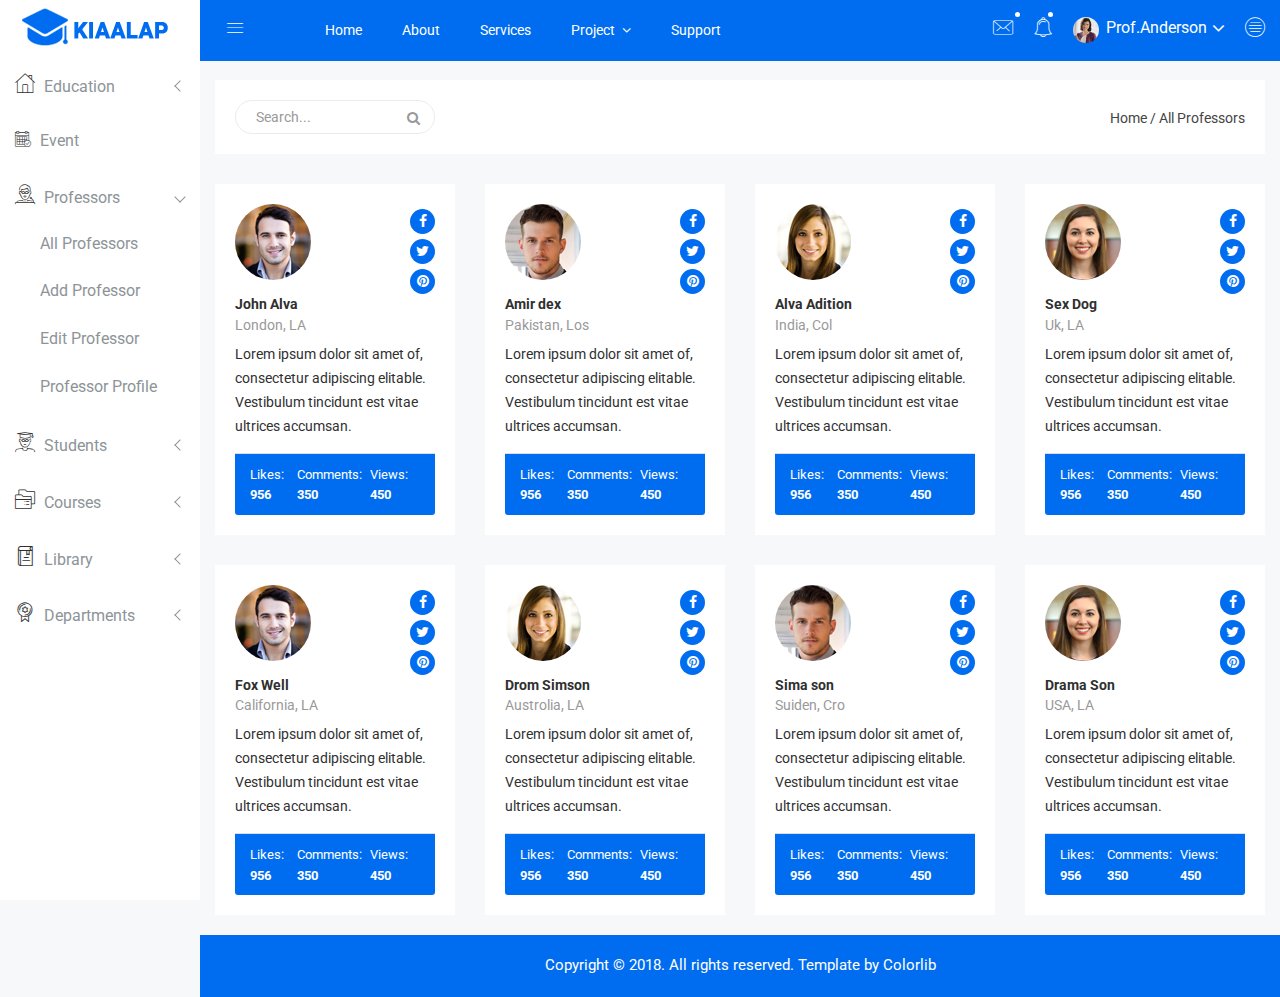
<file: all-professors.html>
<!doctype html>
<html class="no-js" lang="en">

<head>
    <meta charset="utf-8">
    <meta http-equiv="x-ua-compatible" content="ie=edge">
    <title>All Professor | Kiaalap - Kiaalap Admin Template</title>
    <meta name="description" content="">
    <meta name="viewport" content="width=device-width, initial-scale=1">
    <!-- favicon
		============================================ -->
    <link rel="shortcut icon" type="image/x-icon" href="img/favicon.ico">
    <!-- Google Fonts
		============================================ -->
    <link href="https://fonts.googleapis.com/css?family=Roboto:100,300,400,700,900" rel="stylesheet">
    <!-- Bootstrap CSS
		============================================ -->
    <link rel="stylesheet" href="css/bootstrap.min.css">
    <!-- Bootstrap CSS
		============================================ -->
    <link rel="stylesheet" href="css/font-awesome.min.css">
    <!-- owl.carousel CSS
		============================================ -->
    <link rel="stylesheet" href="css/owl.carousel.css">
    <link rel="stylesheet" href="css/owl.theme.css">
    <link rel="stylesheet" href="css/owl.transitions.css">
    <!-- animate CSS
		============================================ -->
    <link rel="stylesheet" href="css/animate.css">
    <!-- normalize CSS
		============================================ -->
    <link rel="stylesheet" href="css/normalize.css">
    <!-- meanmenu icon CSS
		============================================ -->
    <link rel="stylesheet" href="css/meanmenu.min.css">
    <!-- main CSS
		============================================ -->
    <link rel="stylesheet" href="css/main.css">
    <!-- educate icon CSS
		============================================ -->
    <link rel="stylesheet" href="css/educate-custon-icon.css">
    <!-- morrisjs CSS
		============================================ -->
    <link rel="stylesheet" href="css/morrisjs/morris.css">
    <!-- mCustomScrollbar CSS
		============================================ -->
    <link rel="stylesheet" href="css/scrollbar/jquery.mCustomScrollbar.min.css">
    <!-- metisMenu CSS
		============================================ -->
    <link rel="stylesheet" href="css/metisMenu/metisMenu.min.css">
    <link rel="stylesheet" href="css/metisMenu/metisMenu-vertical.css">
    <!-- calendar CSS
		============================================ -->
    <link rel="stylesheet" href="css/calendar/fullcalendar.min.css">
    <link rel="stylesheet" href="css/calendar/fullcalendar.print.min.css">
    <!-- style CSS
		============================================ -->
    <link rel="stylesheet" href="style.css">
    <!-- responsive CSS
		============================================ -->
    <link rel="stylesheet" href="css/responsive.css">
    <!-- modernizr JS
		============================================ -->
    <script src="js/vendor/modernizr-2.8.3.min.js"></script>
</head>

<body>
    <!--[if lt IE 8]>
		<p class="browserupgrade">You are using an <strong>outdated</strong> browser. Please <a href="http://browsehappy.com/">upgrade your browser</a> to improve your experience.</p>
	<![endif]-->
    <!-- Start Left menu area -->
    <div class="left-sidebar-pro">
        <nav id="sidebar" class="">
            <div class="sidebar-header">
                <a href="index.html"><img class="main-logo" src="img/logo/logo.png" alt="" /></a>
                <strong><a href="index.html"><img src="img/logo/logosn.png" alt="" /></a></strong>
            </div>
            <div class="left-custom-menu-adp-wrap comment-scrollbar">
                <nav class="sidebar-nav left-sidebar-menu-pro">
                    <ul class="metismenu" id="menu1">
                        <li>
                            <a class="has-arrow" href="index.html">
								   <span class="educate-icon educate-home icon-wrap"></span>
								   <span class="mini-click-non">Education</span>
								</a>
                            <ul class="submenu-angle" aria-expanded="true">
                                <li><a title="Dashboard v.1" href="index.html"><span class="mini-sub-pro">Dashboard v.1</span></a></li>
                                <li><a title="Dashboard v.2" href="index-1.html"><span class="mini-sub-pro">Dashboard v.2</span></a></li>
                                <li><a title="Dashboard v.3" href="index-2.html"><span class="mini-sub-pro">Dashboard v.3</span></a></li>
                                <li><a title="Analytics" href="analytics.html"><span class="mini-sub-pro">Analytics</span></a></li>
                                <li><a title="Widgets" href="widgets.html"><span class="mini-sub-pro">Widgets</span></a></li>
                            </ul>
                        </li>
                        <li>
                            <a title="Landing Page" href="events.html" aria-expanded="false"><span class="educate-icon educate-event icon-wrap sub-icon-mg" aria-hidden="true"></span> <span class="mini-click-non">Event</span></a>
                        </li>
                        <li class="active">
                            <a class="has-arrow" href="all-professors.html" aria-expanded="false"><span class="educate-icon educate-professor icon-wrap"></span> <span class="mini-click-non">Professors</span></a>
                            <ul class="submenu-angle" aria-expanded="false">
                                <li><a title="All Professors" href="all-professors.html"><span class="mini-sub-pro">All Professors</span></a></li>
                                <li><a title="Add Professor" href="add-professor.html"><span class="mini-sub-pro">Add Professor</span></a></li>
                                <li><a title="Edit Professor" href="edit-professor.html"><span class="mini-sub-pro">Edit Professor</span></a></li>
                                <li><a title="Professor Profile" href="professor-profile.html"><span class="mini-sub-pro">Professor Profile</span></a></li>
                            </ul>
                        </li>
                        <li>
                            <a class="has-arrow" href="all-students.html" aria-expanded="false"><span class="educate-icon educate-student icon-wrap"></span> <span class="mini-click-non">Students</span></a>
                            <ul class="submenu-angle" aria-expanded="false">
                                <li><a title="All Students" href="all-students.html"><span class="mini-sub-pro">All Students</span></a></li>
                                <li><a title="Add Students" href="add-student.html"><span class="mini-sub-pro">Add Student</span></a></li>
                                <li><a title="Edit Students" href="edit-student.html"><span class="mini-sub-pro">Edit Student</span></a></li>
                                <li><a title="Students Profile" href="student-profile.html"><span class="mini-sub-pro">Student Profile</span></a></li>
                            </ul>
                        </li>
                        <li>
                            <a class="has-arrow" href="all-courses.html" aria-expanded="false"><span class="educate-icon educate-course icon-wrap"></span> <span class="mini-click-non">Courses</span></a>
                            <ul class="submenu-angle" aria-expanded="false">
                                <li><a title="All Courses" href="all-courses.html"><span class="mini-sub-pro">All Courses</span></a></li>
                                <li><a title="Add Courses" href="add-course.html"><span class="mini-sub-pro">Add Course</span></a></li>
                                <li><a title="Edit Courses" href="edit-course.html"><span class="mini-sub-pro">Edit Course</span></a></li>
                                <li><a title="Courses Profile" href="course-info.html"><span class="mini-sub-pro">Courses Info</span></a></li>
                                <li><a title="course Payment" href="course-payment.html"><span class="mini-sub-pro">Courses Payment</span></a></li>
                            </ul>
                        </li>
                        <li>
                            <a class="has-arrow" href="all-courses.html" aria-expanded="false"><span class="educate-icon educate-library icon-wrap"></span> <span class="mini-click-non">Library</span></a>
                            <ul class="submenu-angle" aria-expanded="false">
                                <li><a title="All Library" href="library-assets.html"><span class="mini-sub-pro">Library Assets</span></a></li>
                                <li><a title="Add Library" href="add-library-assets.html"><span class="mini-sub-pro">Add Library Asset</span></a></li>
                                <li><a title="Edit Library" href="edit-library-assets.html"><span class="mini-sub-pro">Edit Library Asset</span></a></li>
                            </ul>
                        </li>
                        <li>
                            <a class="has-arrow" href="all-courses.html" aria-expanded="false"><span class="educate-icon educate-department icon-wrap"></span> <span class="mini-click-non">Departments</span></a>
                            <ul class="submenu-angle" aria-expanded="false">
                                <li><a title="Departments List" href="departments.html"><span class="mini-sub-pro">Departments List</span></a></li>
                                <li><a title="Add Departments" href="add-department.html"><span class="mini-sub-pro">Add Departments</span></a></li>
                                <li><a title="Edit Departments" href="edit-department.html"><span class="mini-sub-pro">Edit Departments</span></a></li>
                            </ul>
                        </li>
                        <li>
                            <a class="has-arrow" href="mailbox.html" aria-expanded="false"><span class="educate-icon educate-message icon-wrap"></span> <span class="mini-click-non">Mailbox</span></a>
                            <ul class="submenu-angle" aria-expanded="false">
                                <li><a title="Inbox" href="mailbox.html"><span class="mini-sub-pro">Inbox</span></a></li>
                                <li><a title="View Mail" href="mailbox-view.html"><span class="mini-sub-pro">View Mail</span></a></li>
                                <li><a title="Compose Mail" href="mailbox-compose.html"><span class="mini-sub-pro">Compose Mail</span></a></li>
                            </ul>
                        </li>
                        <li>
                            <a class="has-arrow" href="mailbox.html" aria-expanded="false"><span class="educate-icon educate-interface icon-wrap"></span> <span class="mini-click-non">Interface</span></a>
                            <ul class="submenu-angle interface-mini-nb-dp" aria-expanded="false">
                                <li><a title="Google Map" href="google-map.html"><span class="mini-sub-pro">Google Map</span></a></li>
                                <li><a title="Data Maps" href="data-maps.html"><span class="mini-sub-pro">Data Maps</span></a></li>
                                <li><a title="Pdf Viewer" href="pdf-viewer.html"><span class="mini-sub-pro">Pdf Viewer</span></a></li>
                                <li><a title="X-Editable" href="x-editable.html"><span class="mini-sub-pro">X-Editable</span></a></li>
                                <li><a title="Code Editor" href="code-editor.html"><span class="mini-sub-pro">Code Editor</span></a></li>
                                <li><a title="Tree View" href="tree-view.html"><span class="mini-sub-pro">Tree View</span></a></li>
                                <li><a title="Preloader" href="preloader.html"><span class="mini-sub-pro">Preloader</span></a></li>
                                <li><a title="Images Cropper" href="images-cropper.html"><span class="mini-sub-pro">Images Cropper</span></a></li>
                            </ul>
                        </li>
                        <li>
                            <a class="has-arrow" href="mailbox.html" aria-expanded="false"><span class="educate-icon educate-charts icon-wrap"></span> <span class="mini-click-non">Charts</span></a>
                            <ul class="submenu-angle chart-mini-nb-dp" aria-expanded="false">
                                <li><a title="Bar Charts" href="bar-charts.html"><span class="mini-sub-pro">Bar Charts</span></a></li>
                                <li><a title="Line Charts" href="line-charts.html"><span class="mini-sub-pro">Line Charts</span></a></li>
                                <li><a title="Area Charts" href="area-charts.html"><span class="mini-sub-pro">Area Charts</span></a></li>
                                <li><a title="Rounded Charts" href="rounded-chart.html"><span class="mini-sub-pro">Rounded Charts</span></a></li>
                                <li><a title="C3 Charts" href="c3.html"><span class="mini-sub-pro">C3 Charts</span></a></li>
                                <li><a title="Sparkline Charts" href="sparkline.html"><span class="mini-sub-pro">Sparkline Charts</span></a></li>
                                <li><a title="Peity Charts" href="peity.html"><span class="mini-sub-pro">Peity Charts</span></a></li>
                            </ul>
                        </li>
                        <li>
                            <a class="has-arrow" href="mailbox.html" aria-expanded="false"><span class="educate-icon educate-data-table icon-wrap"></span> <span class="mini-click-non">Data Tables</span></a>
                            <ul class="submenu-angle" aria-expanded="false">
                                <li><a title="Peity Charts" href="static-table.html"><span class="mini-sub-pro">Static Table</span></a></li>
                                <li><a title="Data Table" href="data-table.html"><span class="mini-sub-pro">Data Table</span></a></li>
                            </ul>
                        </li>
                        <li>
                            <a class="has-arrow" href="mailbox.html" aria-expanded="false"><span class="educate-icon educate-form icon-wrap"></span> <span class="mini-click-non">Forms Elements</span></a>
                            <ul class="submenu-angle form-mini-nb-dp" aria-expanded="false">
                                <li><a title="Basic Form Elements" href="basic-form-element.html"><span class="mini-sub-pro">Bc Form Elements</span></a></li>
                                <li><a title="Advance Form Elements" href="advance-form-element.html"><span class="mini-sub-pro">Ad Form Elements</span></a></li>
                                <li><a title="Password Meter" href="password-meter.html"><span class="mini-sub-pro">Password Meter</span></a></li>
                                <li><a title="Multi Upload" href="multi-upload.html"><span class="mini-sub-pro">Multi Upload</span></a></li>
                                <li><a title="Text Editor" href="tinymc.html"><span class="mini-sub-pro">Text Editor</span></a></li>
                                <li><a title="Dual List Box" href="dual-list-box.html"><span class="mini-sub-pro">Dual List Box</span></a></li>
                            </ul>
                        </li>
                        <li>
                            <a class="has-arrow" href="mailbox.html" aria-expanded="false"><span class="educate-icon educate-apps icon-wrap"></span> <span class="mini-click-non">App views</span></a>
                            <ul class="submenu-angle app-mini-nb-dp" aria-expanded="false">
                                <li><a title="Notifications" href="notifications.html"><span class="mini-sub-pro">Notifications</span></a></li>
                                <li><a title="Alerts" href="alerts.html"><span class="mini-sub-pro">Alerts</span></a></li>
                                <li><a title="Modals" href="modals.html"><span class="mini-sub-pro">Modals</span></a></li>
                                <li><a title="Buttons" href="buttons.html"><span class="mini-sub-pro">Buttons</span></a></li>
                                <li><a title="Tabs" href="tabs.html"><span class="mini-sub-pro">Tabs</span></a></li>
                                <li><a title="Accordion" href="accordion.html"><span class="mini-sub-pro">Accordion</span></a></li>
                            </ul>
                        </li>
                        <li id="removable">
                            <a class="has-arrow" href="#" aria-expanded="false"><span class="educate-icon educate-pages icon-wrap"></span> <span class="mini-click-non">Pages</span></a>
                            <ul class="submenu-angle page-mini-nb-dp" aria-expanded="false">
                                <li><a title="Login" href="login.html"><span class="mini-sub-pro">Login</span></a></li>
                                <li><a title="Register" href="register.html"><span class="mini-sub-pro">Register</span></a></li>
                                <li><a title="Lock" href="lock.html"><span class="mini-sub-pro">Lock</span></a></li>
                                <li><a title="Password Recovery" href="password-recovery.html"><span class="mini-sub-pro">Password Recovery</span></a></li>
                                <li><a title="404 Page" href="404.html"><span class="mini-sub-pro">404 Page</span></a></li>
                                <li><a title="500 Page" href="500.html"><span class="mini-sub-pro">500 Page</span></a></li>
                            </ul>
                        </li>
                    </ul>
                </nav>
            </div>
        </nav>
    </div>
    <!-- End Left menu area -->
    <!-- Start Welcome area -->
    <div class="all-content-wrapper">
        <div class="container-fluid">
            <div class="row">
                <div class="col-lg-12 col-md-12 col-sm-12 col-xs-12">
                    <div class="logo-pro">
                        <a href="index.html"><img class="main-logo" src="img/logo/logo.png" alt="" /></a>
                    </div>
                </div>
            </div>
        </div>
        <div class="header-advance-area">
            <div class="header-top-area">
                <div class="container-fluid">
                    <div class="row">
                        <div class="col-lg-12 col-md-12 col-sm-12 col-xs-12">
                            <div class="header-top-wraper">
                                <div class="row">
                                    <div class="col-lg-1 col-md-0 col-sm-1 col-xs-12">
                                        <div class="menu-switcher-pro">
                                            <button type="button" id="sidebarCollapse" class="btn bar-button-pro header-drl-controller-btn btn-info navbar-btn">
													<i class="educate-icon educate-nav"></i>
												</button>
                                        </div>
                                    </div>
                                    <div class="col-lg-6 col-md-7 col-sm-6 col-xs-12">
                                        <div class="header-top-menu tabl-d-n">
                                            <ul class="nav navbar-nav mai-top-nav">
                                                <li class="nav-item"><a href="#" class="nav-link">Home</a>
                                                </li>
                                                <li class="nav-item"><a href="#" class="nav-link">About</a>
                                                </li>
                                                <li class="nav-item"><a href="#" class="nav-link">Services</a>
                                                </li>
                                                <li class="nav-item dropdown res-dis-nn">
                                                    <a href="#" data-toggle="dropdown" role="button" aria-expanded="false" class="nav-link dropdown-toggle">Project <span class="angle-down-topmenu"><i class="fa fa-angle-down"></i></span></a>
                                                    <div role="menu" class="dropdown-menu animated zoomIn">
                                                        <a href="#" class="dropdown-item">Documentation</a>
                                                        <a href="#" class="dropdown-item">Expert Backend</a>
                                                        <a href="#" class="dropdown-item">Expert FrontEnd</a>
                                                        <a href="#" class="dropdown-item">Contact Support</a>
                                                    </div>
                                                </li>
                                                <li class="nav-item"><a href="#" class="nav-link">Support</a>
                                                </li>
                                            </ul>
                                        </div>
                                    </div>
                                    <div class="col-lg-5 col-md-5 col-sm-12 col-xs-12">
                                        <div class="header-right-info">
                                            <ul class="nav navbar-nav mai-top-nav header-right-menu">
                                                <li class="nav-item dropdown">
                                                    <a href="#" data-toggle="dropdown" role="button" aria-expanded="false" class="nav-link dropdown-toggle"><i class="educate-icon educate-message edu-chat-pro" aria-hidden="true"></i><span class="indicator-ms"></span></a>
                                                    <div role="menu" class="author-message-top dropdown-menu animated zoomIn">
                                                        <div class="message-single-top">
                                                            <h1>Message</h1>
                                                        </div>
                                                        <ul class="message-menu">
                                                            <li>
                                                                <a href="#">
                                                                    <div class="message-img">
                                                                        <img src="img/contact/1.jpg" alt="">
                                                                    </div>
                                                                    <div class="message-content">
                                                                        <span class="message-date">16 Sept</span>
                                                                        <h2>Advanda Cro</h2>
                                                                        <p>Please done this project as soon possible.</p>
                                                                    </div>
                                                                </a>
                                                            </li>
                                                            <li>
                                                                <a href="#">
                                                                    <div class="message-img">
                                                                        <img src="img/contact/4.jpg" alt="">
                                                                    </div>
                                                                    <div class="message-content">
                                                                        <span class="message-date">16 Sept</span>
                                                                        <h2>Sulaiman din</h2>
                                                                        <p>Please done this project as soon possible.</p>
                                                                    </div>
                                                                </a>
                                                            </li>
                                                            <li>
                                                                <a href="#">
                                                                    <div class="message-img">
                                                                        <img src="img/contact/3.jpg" alt="">
                                                                    </div>
                                                                    <div class="message-content">
                                                                        <span class="message-date">16 Sept</span>
                                                                        <h2>Victor Jara</h2>
                                                                        <p>Please done this project as soon possible.</p>
                                                                    </div>
                                                                </a>
                                                            </li>
                                                            <li>
                                                                <a href="#">
                                                                    <div class="message-img">
                                                                        <img src="img/contact/2.jpg" alt="">
                                                                    </div>
                                                                    <div class="message-content">
                                                                        <span class="message-date">16 Sept</span>
                                                                        <h2>Victor Jara</h2>
                                                                        <p>Please done this project as soon possible.</p>
                                                                    </div>
                                                                </a>
                                                            </li>
                                                        </ul>
                                                        <div class="message-view">
                                                            <a href="#">View All Messages</a>
                                                        </div>
                                                    </div>
                                                </li>
                                                <li class="nav-item"><a href="#" data-toggle="dropdown" role="button" aria-expanded="false" class="nav-link dropdown-toggle"><i class="educate-icon educate-bell" aria-hidden="true"></i><span class="indicator-nt"></span></a>
                                                    <div role="menu" class="notification-author dropdown-menu animated zoomIn">
                                                        <div class="notification-single-top">
                                                            <h1>Notifications</h1>
                                                        </div>
                                                        <ul class="notification-menu">
                                                            <li>
                                                                <a href="#">
                                                                    <div class="notification-icon">
                                                                        <i class="educate-icon educate-checked edu-checked-pro admin-check-pro" aria-hidden="true"></i>
                                                                    </div>
                                                                    <div class="notification-content">
                                                                        <span class="notification-date">16 Sept</span>
                                                                        <h2>Advanda Cro</h2>
                                                                        <p>Please done this project as soon possible.</p>
                                                                    </div>
                                                                </a>
                                                            </li>
                                                            <li>
                                                                <a href="#">
                                                                    <div class="notification-icon">
                                                                        <i class="fa fa-cloud edu-cloud-computing-down" aria-hidden="true"></i>
                                                                    </div>
                                                                    <div class="notification-content">
                                                                        <span class="notification-date">16 Sept</span>
                                                                        <h2>Sulaiman din</h2>
                                                                        <p>Please done this project as soon possible.</p>
                                                                    </div>
                                                                </a>
                                                            </li>
                                                            <li>
                                                                <a href="#">
                                                                    <div class="notification-icon">
                                                                        <i class="fa fa-eraser edu-shield" aria-hidden="true"></i>
                                                                    </div>
                                                                    <div class="notification-content">
                                                                        <span class="notification-date">16 Sept</span>
                                                                        <h2>Victor Jara</h2>
                                                                        <p>Please done this project as soon possible.</p>
                                                                    </div>
                                                                </a>
                                                            </li>
                                                            <li>
                                                                <a href="#">
                                                                    <div class="notification-icon">
                                                                        <i class="fa fa-line-chart edu-analytics-arrow" aria-hidden="true"></i>
                                                                    </div>
                                                                    <div class="notification-content">
                                                                        <span class="notification-date">16 Sept</span>
                                                                        <h2>Victor Jara</h2>
                                                                        <p>Please done this project as soon possible.</p>
                                                                    </div>
                                                                </a>
                                                            </li>
                                                        </ul>
                                                        <div class="notification-view">
                                                            <a href="#">View All Notification</a>
                                                        </div>
                                                    </div>
                                                </li>
                                                <li class="nav-item">
                                                    <a href="#" data-toggle="dropdown" role="button" aria-expanded="false" class="nav-link dropdown-toggle">
															<img src="img/product/pro4.jpg" alt="" />
															<span class="admin-name">Prof.Anderson</span>
															<i class="fa fa-angle-down edu-icon edu-down-arrow"></i>
														</a>
                                                    <ul role="menu" class="dropdown-header-top author-log dropdown-menu animated zoomIn">
                                                        <li><a href="#"><span class="edu-icon edu-home-admin author-log-ic"></span>My Account</a>
                                                        </li>
                                                        <li><a href="#"><span class="edu-icon edu-user-rounded author-log-ic"></span>My Profile</a>
                                                        </li>
                                                        <li><a href="#"><span class="edu-icon edu-money author-log-ic"></span>User Billing</a>
                                                        </li>
                                                        <li><a href="#"><span class="edu-icon edu-settings author-log-ic"></span>Settings</a>
                                                        </li>
                                                        <li><a href="#"><span class="edu-icon edu-locked author-log-ic"></span>Log Out</a>
                                                        </li>
                                                    </ul>
                                                </li>
                                                <li class="nav-item nav-setting-open"><a href="#" data-toggle="dropdown" role="button" aria-expanded="false" class="nav-link dropdown-toggle"><i class="educate-icon educate-menu"></i></a>

                                                    <div role="menu" class="admintab-wrap menu-setting-wrap menu-setting-wrap-bg dropdown-menu animated zoomIn">
                                                        <ul class="nav nav-tabs custon-set-tab">
                                                            <li class="active"><a data-toggle="tab" href="#Notes">Notes</a>
                                                            </li>
                                                            <li><a data-toggle="tab" href="#Projects">Projects</a>
                                                            </li>
                                                            <li><a data-toggle="tab" href="#Settings">Settings</a>
                                                            </li>
                                                        </ul>

                                                        <div class="tab-content custom-bdr-nt">
                                                            <div id="Notes" class="tab-pane fade in active">
                                                                <div class="notes-area-wrap">
                                                                    <div class="note-heading-indicate">
                                                                        <h2><i class="fa fa-comments-o"></i> Latest Notes</h2>
                                                                        <p>You have 10 new message.</p>
                                                                    </div>
                                                                    <div class="notes-list-area notes-menu-scrollbar">
                                                                        <ul class="notes-menu-list">
                                                                            <li>
                                                                                <a href="#">
                                                                                    <div class="notes-list-flow">
                                                                                        <div class="notes-img">
                                                                                            <img src="img/contact/4.jpg" alt="" />
                                                                                        </div>
                                                                                        <div class="notes-content">
                                                                                            <p> The point of using Lorem Ipsum is that it has a more-or-less normal.</p>
                                                                                            <span>Yesterday 2:45 pm</span>
                                                                                        </div>
                                                                                    </div>
                                                                                </a>
                                                                            </li>
                                                                            <li>
                                                                                <a href="#">
                                                                                    <div class="notes-list-flow">
                                                                                        <div class="notes-img">
                                                                                            <img src="img/contact/1.jpg" alt="" />
                                                                                        </div>
                                                                                        <div class="notes-content">
                                                                                            <p> The point of using Lorem Ipsum is that it has a more-or-less normal.</p>
                                                                                            <span>Yesterday 2:45 pm</span>
                                                                                        </div>
                                                                                    </div>
                                                                                </a>
                                                                            </li>
                                                                            <li>
                                                                                <a href="#">
                                                                                    <div class="notes-list-flow">
                                                                                        <div class="notes-img">
                                                                                            <img src="img/contact/2.jpg" alt="" />
                                                                                        </div>
                                                                                        <div class="notes-content">
                                                                                            <p> The point of using Lorem Ipsum is that it has a more-or-less normal.</p>
                                                                                            <span>Yesterday 2:45 pm</span>
                                                                                        </div>
                                                                                    </div>
                                                                                </a>
                                                                            </li>
                                                                            <li>
                                                                                <a href="#">
                                                                                    <div class="notes-list-flow">
                                                                                        <div class="notes-img">
                                                                                            <img src="img/contact/3.jpg" alt="" />
                                                                                        </div>
                                                                                        <div class="notes-content">
                                                                                            <p> The point of using Lorem Ipsum is that it has a more-or-less normal.</p>
                                                                                            <span>Yesterday 2:45 pm</span>
                                                                                        </div>
                                                                                    </div>
                                                                                </a>
                                                                            </li>
                                                                            <li>
                                                                                <a href="#">
                                                                                    <div class="notes-list-flow">
                                                                                        <div class="notes-img">
                                                                                            <img src="img/contact/4.jpg" alt="" />
                                                                                        </div>
                                                                                        <div class="notes-content">
                                                                                            <p> The point of using Lorem Ipsum is that it has a more-or-less normal.</p>
                                                                                            <span>Yesterday 2:45 pm</span>
                                                                                        </div>
                                                                                    </div>
                                                                                </a>
                                                                            </li>
                                                                            <li>
                                                                                <a href="#">
                                                                                    <div class="notes-list-flow">
                                                                                        <div class="notes-img">
                                                                                            <img src="img/contact/1.jpg" alt="" />
                                                                                        </div>
                                                                                        <div class="notes-content">
                                                                                            <p> The point of using Lorem Ipsum is that it has a more-or-less normal.</p>
                                                                                            <span>Yesterday 2:45 pm</span>
                                                                                        </div>
                                                                                    </div>
                                                                                </a>
                                                                            </li>
                                                                            <li>
                                                                                <a href="#">
                                                                                    <div class="notes-list-flow">
                                                                                        <div class="notes-img">
                                                                                            <img src="img/contact/2.jpg" alt="" />
                                                                                        </div>
                                                                                        <div class="notes-content">
                                                                                            <p> The point of using Lorem Ipsum is that it has a more-or-less normal.</p>
                                                                                            <span>Yesterday 2:45 pm</span>
                                                                                        </div>
                                                                                    </div>
                                                                                </a>
                                                                            </li>
                                                                            <li>
                                                                                <a href="#">
                                                                                    <div class="notes-list-flow">
                                                                                        <div class="notes-img">
                                                                                            <img src="img/contact/1.jpg" alt="" />
                                                                                        </div>
                                                                                        <div class="notes-content">
                                                                                            <p> The point of using Lorem Ipsum is that it has a more-or-less normal.</p>
                                                                                            <span>Yesterday 2:45 pm</span>
                                                                                        </div>
                                                                                    </div>
                                                                                </a>
                                                                            </li>
                                                                            <li>
                                                                                <a href="#">
                                                                                    <div class="notes-list-flow">
                                                                                        <div class="notes-img">
                                                                                            <img src="img/contact/2.jpg" alt="" />
                                                                                        </div>
                                                                                        <div class="notes-content">
                                                                                            <p> The point of using Lorem Ipsum is that it has a more-or-less normal.</p>
                                                                                            <span>Yesterday 2:45 pm</span>
                                                                                        </div>
                                                                                    </div>
                                                                                </a>
                                                                            </li>
                                                                            <li>
                                                                                <a href="#">
                                                                                    <div class="notes-list-flow">
                                                                                        <div class="notes-img">
                                                                                            <img src="img/contact/3.jpg" alt="" />
                                                                                        </div>
                                                                                        <div class="notes-content">
                                                                                            <p> The point of using Lorem Ipsum is that it has a more-or-less normal.</p>
                                                                                            <span>Yesterday 2:45 pm</span>
                                                                                        </div>
                                                                                    </div>
                                                                                </a>
                                                                            </li>
                                                                        </ul>
                                                                    </div>
                                                                </div>
                                                            </div>
                                                            <div id="Projects" class="tab-pane fade">
                                                                <div class="projects-settings-wrap">
                                                                    <div class="note-heading-indicate">
                                                                        <h2><i class="fa fa-cube"></i> Latest projects</h2>
                                                                        <p> You have 20 projects. 5 not completed.</p>
                                                                    </div>
                                                                    <div class="project-st-list-area project-st-menu-scrollbar">
                                                                        <ul class="projects-st-menu-list">
                                                                            <li>
                                                                                <a href="#">
                                                                                    <div class="project-list-flow">
                                                                                        <div class="projects-st-heading">
                                                                                            <h2>Web Development</h2>
                                                                                            <p> The point of using Lorem Ipsum is that it has a more or less normal.</p>
                                                                                            <span class="project-st-time">1 hours ago</span>
                                                                                        </div>
                                                                                        <div class="projects-st-content">
                                                                                            <p>Completion with: 28%</p>
                                                                                            <div class="progress progress-mini">
                                                                                                <div style="width: 28%;" class="progress-bar progress-bar-danger hd-tp-1"></div>
                                                                                            </div>
                                                                                            <p>Project end: 4:00 pm - 12.06.2014</p>
                                                                                        </div>
                                                                                    </div>
                                                                                </a>
                                                                            </li>
                                                                            <li>
                                                                                <a href="#">
                                                                                    <div class="project-list-flow">
                                                                                        <div class="projects-st-heading">
                                                                                            <h2>Software Development</h2>
                                                                                            <p> The point of using Lorem Ipsum is that it has a more or less normal.</p>
                                                                                            <span class="project-st-time">2 hours ago</span>
                                                                                        </div>
                                                                                        <div class="projects-st-content project-rating-cl">
                                                                                            <p>Completion with: 68%</p>
                                                                                            <div class="progress progress-mini">
                                                                                                <div style="width: 68%;" class="progress-bar hd-tp-2"></div>
                                                                                            </div>
                                                                                            <p>Project end: 4:00 pm - 12.06.2014</p>
                                                                                        </div>
                                                                                    </div>
                                                                                </a>
                                                                            </li>
                                                                            <li>
                                                                                <a href="#">
                                                                                    <div class="project-list-flow">
                                                                                        <div class="projects-st-heading">
                                                                                            <h2>Graphic Design</h2>
                                                                                            <p> The point of using Lorem Ipsum is that it has a more or less normal.</p>
                                                                                            <span class="project-st-time">3 hours ago</span>
                                                                                        </div>
                                                                                        <div class="projects-st-content">
                                                                                            <p>Completion with: 78%</p>
                                                                                            <div class="progress progress-mini">
                                                                                                <div style="width: 78%;" class="progress-bar hd-tp-3"></div>
                                                                                            </div>
                                                                                            <p>Project end: 4:00 pm - 12.06.2014</p>
                                                                                        </div>
                                                                                    </div>
                                                                                </a>
                                                                            </li>
                                                                            <li>
                                                                                <a href="#">
                                                                                    <div class="project-list-flow">
                                                                                        <div class="projects-st-heading">
                                                                                            <h2>Web Design</h2>
                                                                                            <p> The point of using Lorem Ipsum is that it has a more or less normal.</p>
                                                                                            <span class="project-st-time">4 hours ago</span>
                                                                                        </div>
                                                                                        <div class="projects-st-content project-rating-cl2">
                                                                                            <p>Completion with: 38%</p>
                                                                                            <div class="progress progress-mini">
                                                                                                <div style="width: 38%;" class="progress-bar progress-bar-danger hd-tp-4"></div>
                                                                                            </div>
                                                                                            <p>Project end: 4:00 pm - 12.06.2014</p>
                                                                                        </div>
                                                                                    </div>
                                                                                </a>
                                                                            </li>
                                                                            <li>
                                                                                <a href="#">
                                                                                    <div class="project-list-flow">
                                                                                        <div class="projects-st-heading">
                                                                                            <h2>Business Card</h2>
                                                                                            <p> The point of using Lorem Ipsum is that it has a more or less normal.</p>
                                                                                            <span class="project-st-time">5 hours ago</span>
                                                                                        </div>
                                                                                        <div class="projects-st-content">
                                                                                            <p>Completion with: 28%</p>
                                                                                            <div class="progress progress-mini">
                                                                                                <div style="width: 28%;" class="progress-bar progress-bar-danger hd-tp-5"></div>
                                                                                            </div>
                                                                                            <p>Project end: 4:00 pm - 12.06.2014</p>
                                                                                        </div>
                                                                                    </div>
                                                                                </a>
                                                                            </li>
                                                                            <li>
                                                                                <a href="#">
                                                                                    <div class="project-list-flow">
                                                                                        <div class="projects-st-heading">
                                                                                            <h2>Ecommerce Business</h2>
                                                                                            <p> The point of using Lorem Ipsum is that it has a more or less normal.</p>
                                                                                            <span class="project-st-time">6 hours ago</span>
                                                                                        </div>
                                                                                        <div class="projects-st-content project-rating-cl">
                                                                                            <p>Completion with: 68%</p>
                                                                                            <div class="progress progress-mini">
                                                                                                <div style="width: 68%;" class="progress-bar hd-tp-6"></div>
                                                                                            </div>
                                                                                            <p>Project end: 4:00 pm - 12.06.2014</p>
                                                                                        </div>
                                                                                    </div>
                                                                                </a>
                                                                            </li>
                                                                            <li>
                                                                                <a href="#">
                                                                                    <div class="project-list-flow">
                                                                                        <div class="projects-st-heading">
                                                                                            <h2>Woocommerce Plugin</h2>
                                                                                            <p> The point of using Lorem Ipsum is that it has a more or less normal.</p>
                                                                                            <span class="project-st-time">7 hours ago</span>
                                                                                        </div>
                                                                                        <div class="projects-st-content">
                                                                                            <p>Completion with: 78%</p>
                                                                                            <div class="progress progress-mini">
                                                                                                <div style="width: 78%;" class="progress-bar"></div>
                                                                                            </div>
                                                                                            <p>Project end: 4:00 pm - 12.06.2014</p>
                                                                                        </div>
                                                                                    </div>
                                                                                </a>
                                                                            </li>
                                                                            <li>
                                                                                <a href="#">
                                                                                    <div class="project-list-flow">
                                                                                        <div class="projects-st-heading">
                                                                                            <h2>Wordpress Theme</h2>
                                                                                            <p> The point of using Lorem Ipsum is that it has a more or less normal.</p>
                                                                                            <span class="project-st-time">9 hours ago</span>
                                                                                        </div>
                                                                                        <div class="projects-st-content project-rating-cl2">
                                                                                            <p>Completion with: 38%</p>
                                                                                            <div class="progress progress-mini">
                                                                                                <div style="width: 38%;" class="progress-bar progress-bar-danger"></div>
                                                                                            </div>
                                                                                            <p>Project end: 4:00 pm - 12.06.2014</p>
                                                                                        </div>
                                                                                    </div>
                                                                                </a>
                                                                            </li>
                                                                        </ul>
                                                                    </div>
                                                                </div>
                                                            </div>
                                                            <div id="Settings" class="tab-pane fade">
                                                                <div class="setting-panel-area">
                                                                    <div class="note-heading-indicate">
                                                                        <h2><i class="fa fa-gears"></i> Settings Panel</h2>
                                                                        <p> You have 20 Settings. 5 not completed.</p>
                                                                    </div>
                                                                    <ul class="setting-panel-list">
                                                                        <li>
                                                                            <div class="checkbox-setting-pro">
                                                                                <div class="checkbox-title-pro">
                                                                                    <h2>Show notifications</h2>
                                                                                    <div class="ts-custom-check">
                                                                                        <div class="onoffswitch">
                                                                                            <input type="checkbox" name="collapsemenu" class="onoffswitch-checkbox" id="example">
                                                                                            <label class="onoffswitch-label" for="example">
																									<span class="onoffswitch-inner"></span>
																									<span class="onoffswitch-switch"></span>
																								</label>
                                                                                        </div>
                                                                                    </div>
                                                                                </div>
                                                                            </div>
                                                                        </li>
                                                                        <li>
                                                                            <div class="checkbox-setting-pro">
                                                                                <div class="checkbox-title-pro">
                                                                                    <h2>Disable Chat</h2>
                                                                                    <div class="ts-custom-check">
                                                                                        <div class="onoffswitch">
                                                                                            <input type="checkbox" name="collapsemenu" class="onoffswitch-checkbox" id="example3">
                                                                                            <label class="onoffswitch-label" for="example3">
																									<span class="onoffswitch-inner"></span>
																									<span class="onoffswitch-switch"></span>
																								</label>
                                                                                        </div>
                                                                                    </div>
                                                                                </div>
                                                                            </div>
                                                                        </li>
                                                                        <li>
                                                                            <div class="checkbox-setting-pro">
                                                                                <div class="checkbox-title-pro">
                                                                                    <h2>Enable history</h2>
                                                                                    <div class="ts-custom-check">
                                                                                        <div class="onoffswitch">
                                                                                            <input type="checkbox" name="collapsemenu" class="onoffswitch-checkbox" id="example4">
                                                                                            <label class="onoffswitch-label" for="example4">
																									<span class="onoffswitch-inner"></span>
																									<span class="onoffswitch-switch"></span>
																								</label>
                                                                                        </div>
                                                                                    </div>
                                                                                </div>
                                                                            </div>
                                                                        </li>
                                                                        <li>
                                                                            <div class="checkbox-setting-pro">
                                                                                <div class="checkbox-title-pro">
                                                                                    <h2>Show charts</h2>
                                                                                    <div class="ts-custom-check">
                                                                                        <div class="onoffswitch">
                                                                                            <input type="checkbox" name="collapsemenu" class="onoffswitch-checkbox" id="example7">
                                                                                            <label class="onoffswitch-label" for="example7">
																									<span class="onoffswitch-inner"></span>
																									<span class="onoffswitch-switch"></span>
																								</label>
                                                                                        </div>
                                                                                    </div>
                                                                                </div>
                                                                            </div>
                                                                        </li>
                                                                        <li>
                                                                            <div class="checkbox-setting-pro">
                                                                                <div class="checkbox-title-pro">
                                                                                    <h2>Update everyday</h2>
                                                                                    <div class="ts-custom-check">
                                                                                        <div class="onoffswitch">
                                                                                            <input type="checkbox" name="collapsemenu" checked="" class="onoffswitch-checkbox" id="example2">
                                                                                            <label class="onoffswitch-label" for="example2">
																									<span class="onoffswitch-inner"></span>
																									<span class="onoffswitch-switch"></span>
																								</label>
                                                                                        </div>
                                                                                    </div>
                                                                                </div>
                                                                            </div>
                                                                        </li>
                                                                        <li>
                                                                            <div class="checkbox-setting-pro">
                                                                                <div class="checkbox-title-pro">
                                                                                    <h2>Global search</h2>
                                                                                    <div class="ts-custom-check">
                                                                                        <div class="onoffswitch">
                                                                                            <input type="checkbox" name="collapsemenu" checked="" class="onoffswitch-checkbox" id="example6">
                                                                                            <label class="onoffswitch-label" for="example6">
																									<span class="onoffswitch-inner"></span>
																									<span class="onoffswitch-switch"></span>
																								</label>
                                                                                        </div>
                                                                                    </div>
                                                                                </div>
                                                                            </div>
                                                                        </li>
                                                                        <li>
                                                                            <div class="checkbox-setting-pro">
                                                                                <div class="checkbox-title-pro">
                                                                                    <h2>Offline users</h2>
                                                                                    <div class="ts-custom-check">
                                                                                        <div class="onoffswitch">
                                                                                            <input type="checkbox" name="collapsemenu" checked="" class="onoffswitch-checkbox" id="example5">
                                                                                            <label class="onoffswitch-label" for="example5">
																									<span class="onoffswitch-inner"></span>
																									<span class="onoffswitch-switch"></span>
																								</label>
                                                                                        </div>
                                                                                    </div>
                                                                                </div>
                                                                            </div>
                                                                        </li>
                                                                    </ul>

                                                                </div>
                                                            </div>
                                                        </div>
                                                    </div>
                                                </li>
                                            </ul>
                                        </div>
                                    </div>
                                </div>
                            </div>
                        </div>
                    </div>
                </div>
            </div>
            <!-- Mobile Menu start -->
            <div class="mobile-menu-area">
                <div class="container">
                    <div class="row">
                        <div class="col-lg-12 col-md-12 col-sm-12 col-xs-12">
                            <div class="mobile-menu">
                                <nav id="dropdown">
                                    <ul class="mobile-menu-nav">
                                        <li><a data-toggle="collapse" data-target="#Charts" href="#">Home <span class="admin-project-icon edu-icon edu-down-arrow"></span></a>
                                            <ul class="collapse dropdown-header-top">
                                                <li><a href="index.html">Dashboard v.1</a></li>
                                                <li><a href="index-1.html">Dashboard v.2</a></li>
                                                <li><a href="index-3.html">Dashboard v.3</a></li>
                                                <li><a href="analytics.html">Analytics</a></li>
                                                <li><a href="widgets.html">Widgets</a></li>
                                            </ul>
                                        </li>
                                        <li><a href="events.html">Event</a></li>
                                        <li><a data-toggle="collapse" data-target="#demoevent" href="#">Professors <span class="admin-project-icon edu-icon edu-down-arrow"></span></a>
                                            <ul id="demoevent" class="collapse dropdown-header-top">
                                                <li><a href="all-professors.html">All Professors</a>
                                                </li>
                                                <li><a href="add-professor.html">Add Professor</a>
                                                </li>
                                                <li><a href="edit-professor.html">Edit Professor</a>
                                                </li>
                                                <li><a href="professor-profile.html">Professor Profile</a>
                                                </li>
                                            </ul>
                                        </li>
                                        <li><a data-toggle="collapse" data-target="#demopro" href="#">Students <span class="admin-project-icon edu-icon edu-down-arrow"></span></a>
                                            <ul id="demopro" class="collapse dropdown-header-top">
                                                <li><a href="all-students.html">All Students</a>
                                                </li>
                                                <li><a href="add-student.html">Add Student</a>
                                                </li>
                                                <li><a href="edit-student.html">Edit Student</a>
                                                </li>
                                                <li><a href="student-profile.html">Student Profile</a>
                                                </li>
                                            </ul>
                                        </li>
                                        <li><a data-toggle="collapse" data-target="#democrou" href="#">Courses <span class="admin-project-icon edu-icon edu-down-arrow"></span></a>
                                            <ul id="democrou" class="collapse dropdown-header-top">
                                                <li><a href="all-courses.html">All Courses</a>
                                                </li>
                                                <li><a href="add-course.html">Add Course</a>
                                                </li>
                                                <li><a href="edit-course.html">Edit Course</a>
                                                </li>
                                                <li><a href="course-profile.html">Courses Info</a>
                                                </li>
                                                <li><a href="course-payment.html">Courses Payment</a>
                                                </li>
                                            </ul>
                                        </li>
                                        <li><a data-toggle="collapse" data-target="#demolibra" href="#">Library <span class="admin-project-icon edu-icon edu-down-arrow"></span></a>
                                            <ul id="demolibra" class="collapse dropdown-header-top">
                                                <li><a href="library-assets.html">Library Assets</a>
                                                </li>
                                                <li><a href="add-library-assets.html">Add Library Asset</a>
                                                </li>
                                                <li><a href="edit-library-assets.html">Edit Library Asset</a>
                                                </li>
                                            </ul>
                                        </li>
                                        <li><a data-toggle="collapse" data-target="#demodepart" href="#">Departments <span class="admin-project-icon edu-icon edu-down-arrow"></span></a>
                                            <ul id="demodepart" class="collapse dropdown-header-top">
                                                <li><a href="departments.html">Departments List</a>
                                                </li>
                                                <li><a href="add-department.html">Add Departments</a>
                                                </li>
                                                <li><a href="edit-department.html">Edit Departments</a>
                                                </li>
                                            </ul>
                                        </li>
                                        <li><a data-toggle="collapse" data-target="#demomi" href="#">Mailbox <span class="admin-project-icon edu-icon edu-down-arrow"></span></a>
                                            <ul id="demomi" class="collapse dropdown-header-top">
                                                <li><a href="mailbox.html">Inbox</a>
                                                </li>
                                                <li><a href="mailbox-view.html">View Mail</a>
                                                </li>
                                                <li><a href="mailbox-compose.html">Compose Mail</a>
                                                </li>
                                            </ul>
                                        </li>
                                        <li><a data-toggle="collapse" data-target="#Miscellaneousmob" href="#">Interface <span class="admin-project-icon edu-icon edu-down-arrow"></span></a>
                                            <ul id="Miscellaneousmob" class="collapse dropdown-header-top">
                                                <li><a href="google-map.html">Google Map</a>
                                                </li>
                                                <li><a href="data-maps.html">Data Maps</a>
                                                </li>
                                                <li><a href="pdf-viewer.html">Pdf Viewer</a>
                                                </li>
                                                <li><a href="x-editable.html">X-Editable</a>
                                                </li>
                                                <li><a href="code-editor.html">Code Editor</a>
                                                </li>
                                                <li><a href="tree-view.html">Tree View</a>
                                                </li>
                                                <li><a href="preloader.html">Preloader</a>
                                                </li>
                                                <li><a href="images-cropper.html">Images Cropper</a>
                                                </li>
                                            </ul>
                                        </li>
                                        <li><a data-toggle="collapse" data-target="#Chartsmob" href="#">Charts <span class="admin-project-icon edu-icon edu-down-arrow"></span></a>
                                            <ul id="Chartsmob" class="collapse dropdown-header-top">
                                                <li><a href="bar-charts.html">Bar Charts</a>
                                                </li>
                                                <li><a href="line-charts.html">Line Charts</a>
                                                </li>
                                                <li><a href="area-charts.html">Area Charts</a>
                                                </li>
                                                <li><a href="rounded-chart.html">Rounded Charts</a>
                                                </li>
                                                <li><a href="c3.html">C3 Charts</a>
                                                </li>
                                                <li><a href="sparkline.html">Sparkline Charts</a>
                                                </li>
                                                <li><a href="peity.html">Peity Charts</a>
                                                </li>
                                            </ul>
                                        </li>
                                        <li><a data-toggle="collapse" data-target="#Tablesmob" href="#">Tables <span class="admin-project-icon edu-icon edu-down-arrow"></span></a>
                                            <ul id="Tablesmob" class="collapse dropdown-header-top">
                                                <li><a href="static-table.html">Static Table</a>
                                                </li>
                                                <li><a href="data-table.html">Data Table</a>
                                                </li>
                                            </ul>
                                        </li>
                                        <li><a data-toggle="collapse" data-target="#formsmob" href="#">Forms <span class="admin-project-icon edu-icon edu-down-arrow"></span></a>
                                            <ul id="formsmob" class="collapse dropdown-header-top">
                                                <li><a href="basic-form-element.html">Basic Form Elements</a>
                                                </li>
                                                <li><a href="advance-form-element.html">Advanced Form Elements</a>
                                                </li>
                                                <li><a href="password-meter.html">Password Meter</a>
                                                </li>
                                                <li><a href="multi-upload.html">Multi Upload</a>
                                                </li>
                                                <li><a href="tinymc.html">Text Editor</a>
                                                </li>
                                                <li><a href="dual-list-box.html">Dual List Box</a>
                                                </li>
                                            </ul>
                                        </li>
                                        <li><a data-toggle="collapse" data-target="#Appviewsmob" href="#">App views <span class="admin-project-icon edu-icon edu-down-arrow"></span></a>
                                            <ul id="Appviewsmob" class="collapse dropdown-header-top">
                                                <li><a href="basic-form-element.html">Basic Form Elements</a>
                                                </li>
                                                <li><a href="advance-form-element.html">Advanced Form Elements</a>
                                                </li>
                                                <li><a href="password-meter.html">Password Meter</a>
                                                </li>
                                                <li><a href="multi-upload.html">Multi Upload</a>
                                                </li>
                                                <li><a href="tinymc.html">Text Editor</a>
                                                </li>
                                                <li><a href="dual-list-box.html">Dual List Box</a>
                                                </li>
                                            </ul>
                                        </li>
                                        <li><a data-toggle="collapse" data-target="#Pagemob" href="#">Pages <span class="admin-project-icon edu-icon edu-down-arrow"></span></a>
                                            <ul id="Pagemob" class="collapse dropdown-header-top">
                                                <li><a href="login.html">Login</a>
                                                </li>
                                                <li><a href="register.html">Register</a>
                                                </li>
                                                <li><a href="lock.html">Lock</a>
                                                </li>
                                                <li><a href="password-recovery.html">Password Recovery</a>
                                                </li>
                                                <li><a href="404.html">404 Page</a></li>
                                                <li><a href="500.html">500 Page</a></li>
                                            </ul>
                                        </li>
                                    </ul>
                                </nav>
                            </div>
                        </div>
                    </div>
                </div>
            </div>
            <!-- Mobile Menu end -->
            <div class="breadcome-area">
                <div class="container-fluid">
                    <div class="row">
                        <div class="col-lg-12 col-md-12 col-sm-12 col-xs-12">
                            <div class="breadcome-list">
                                <div class="row">
                                    <div class="col-lg-6 col-md-6 col-sm-6 col-xs-12">
                                        <div class="breadcome-heading">
                                            <form role="search" class="sr-input-func">
                                                <input type="text" placeholder="Search..." class="search-int form-control">
                                                <a href="#"><i class="fa fa-search"></i></a>
                                            </form>
                                        </div>
                                    </div>
                                    <div class="col-lg-6 col-md-6 col-sm-6 col-xs-12">
                                        <ul class="breadcome-menu">
                                            <li><a href="#">Home</a> <span class="bread-slash">/</span>
                                            </li>
                                            <li><span class="bread-blod">All Professors</span>
                                            </li>
                                        </ul>
                                    </div>
                                </div>
                            </div>
                        </div>
                    </div>
                </div>
            </div>
        </div>
        <div class="contacts-area mg-b-15">
            <div class="container-fluid">
                <div class="row">
                    <div class="col-lg-3 col-md-6 col-sm-6 col-xs-12">
                        <div class="hpanel hblue contact-panel contact-panel-cs responsive-mg-b-30">
                            <div class="panel-body custom-panel-jw">
                                <div class="social-media-in">
                                    <a href="#"><i class="fa fa-facebook"></i></a>
                                    <a href="#"><i class="fa fa-twitter"></i></a>
                                    <a href="#"><i class="fa fa-pinterest"></i></a>
                                </div>
                                <img alt="logo" class="img-circle m-b" src="img/contact/1.jpg">
                                <h3><a href="">John Alva</a></h3>
                                <p class="all-pro-ad">London, LA</p>
                                <p>
                                    Lorem ipsum dolor sit amet of, consectetur adipiscing elitable. Vestibulum tincidunt est vitae ultrices accumsan.
                                </p>
                            </div>
                            <div class="panel-footer contact-footer">
                                <div class="professor-stds-int">
                                    <div class="professor-stds">
                                        <div class="contact-stat"><span>Likes: </span> <strong>956</strong></div>
                                    </div>
                                    <div class="professor-stds">
                                        <div class="contact-stat"><span>Comments: </span> <strong>350</strong></div>
                                    </div>
                                    <div class="professor-stds">
                                        <div class="contact-stat"><span>Views: </span> <strong>450</strong></div>
                                    </div>
                                </div>
                            </div>
                        </div>
                    </div>
                    <div class="col-lg-3 col-md-6 col-sm-6 col-xs-12">
                        <div class="hpanel hblue contact-panel contact-panel-cs responsive-mg-b-30">
                            <div class="panel-body custom-panel-jw">
                                <div class="social-media-in">
                                    <a href="#"><i class="fa fa-facebook"></i></a>
                                    <a href="#"><i class="fa fa-twitter"></i></a>
                                    <a href="#"><i class="fa fa-pinterest"></i></a>
                                </div>
                                <img alt="logo" class="img-circle m-b" src="img/contact/2.jpg">
                                <h3><a href="">Amir dex</a></h3>
                                <p class="all-pro-ad">Pakistan, Los</p>
                                <p>
                                    Lorem ipsum dolor sit amet of, consectetur adipiscing elitable. Vestibulum tincidunt est vitae ultrices accumsan.
                                </p>
                            </div>
                            <div class="panel-footer contact-footer">
                                <div class="professor-stds-int">
                                    <div class="professor-stds">
                                        <div class="contact-stat"><span>Likes: </span> <strong>956</strong></div>
                                    </div>
                                    <div class="professor-stds">
                                        <div class="contact-stat"><span>Comments: </span> <strong>350</strong></div>
                                    </div>
                                    <div class="professor-stds">
                                        <div class="contact-stat"><span>Views: </span> <strong>450</strong></div>
                                    </div>
                                </div>
                            </div>
                        </div>
                    </div>
                    <div class="col-lg-3 col-md-6 col-sm-6 col-xs-12">
                        <div class="hpanel hblue contact-panel contact-panel-cs responsive-mg-b-30 res-tablet-mg-t-30 dk-res-t-pro-30">
                            <div class="panel-body custom-panel-jw">
                                <div class="social-media-in">
                                    <a href="#"><i class="fa fa-facebook"></i></a>
                                    <a href="#"><i class="fa fa-twitter"></i></a>
                                    <a href="#"><i class="fa fa-pinterest"></i></a>
                                </div>
                                <img alt="logo" class="img-circle m-b" src="img/contact/3.jpg">
                                <h3><a href="">Alva Adition</a></h3>
                                <p class="all-pro-ad">India, Col</p>
                                <p>
                                    Lorem ipsum dolor sit amet of, consectetur adipiscing elitable. Vestibulum tincidunt est vitae ultrices accumsan.
                                </p>
                            </div>
                            <div class="panel-footer contact-footer">
                                <div class="professor-stds-int">
                                    <div class="professor-stds">
                                        <div class="contact-stat"><span>Likes: </span> <strong>956</strong></div>
                                    </div>
                                    <div class="professor-stds">
                                        <div class="contact-stat"><span>Comments: </span> <strong>350</strong></div>
                                    </div>
                                    <div class="professor-stds">
                                        <div class="contact-stat"><span>Views: </span> <strong>450</strong></div>
                                    </div>
                                </div>
                            </div>
                        </div>
                    </div>
                    <div class="col-lg-3 col-md-6 col-sm-6 col-xs-12">
                        <div class="hpanel hblue contact-panel contact-panel-cs res-tablet-mg-t-30 dk-res-t-pro-30">
                            <div class="panel-body custom-panel-jw">
                                <div class="social-media-in">
                                    <a href="#"><i class="fa fa-facebook"></i></a>
                                    <a href="#"><i class="fa fa-twitter"></i></a>
                                    <a href="#"><i class="fa fa-pinterest"></i></a>
                                </div>
                                <img alt="logo" class="img-circle m-b" src="img/contact/4.jpg">
                                <h3><a href="">Sex Dog</a></h3>
                                <p class="all-pro-ad">Uk, LA</p>
                                <p>
                                    Lorem ipsum dolor sit amet of, consectetur adipiscing elitable. Vestibulum tincidunt est vitae ultrices accumsan.
                                </p>
                            </div>
                            <div class="panel-footer contact-footer">
                                <div class="professor-stds-int">
                                    <div class="professor-stds">
                                        <div class="contact-stat"><span>Likes: </span> <strong>956</strong></div>
                                    </div>
                                    <div class="professor-stds">
                                        <div class="contact-stat"><span>Comments: </span> <strong>350</strong></div>
                                    </div>
                                    <div class="professor-stds">
                                        <div class="contact-stat"><span>Views: </span> <strong>450</strong></div>
                                    </div>
                                </div>
                            </div>
                        </div>
                    </div>
                </div>
                <div class="row">
                    <div class="col-lg-3 col-md-6 col-sm-6 col-xs-12">
                        <div class="hpanel hblue contact-panel contact-panel-cs mg-t-30">
                            <div class="panel-body custom-panel-jw">
                                <div class="social-media-in">
                                    <a href="#"><i class="fa fa-facebook"></i></a>
                                    <a href="#"><i class="fa fa-twitter"></i></a>
                                    <a href="#"><i class="fa fa-pinterest"></i></a>
                                </div>
                                <img alt="logo" class="img-circle m-b" src="img/contact/1.jpg">
                                <h3><a href="">Fox Well</a></h3>
                                <p class="all-pro-ad">California, LA</p>
                                <p>
                                    Lorem ipsum dolor sit amet of, consectetur adipiscing elitable. Vestibulum tincidunt est vitae ultrices accumsan.
                                </p>
                            </div>
                            <div class="panel-footer contact-footer">
                                <div class="professor-stds-int">
                                    <div class="professor-stds">
                                        <div class="contact-stat"><span>Likes: </span> <strong>956</strong></div>
                                    </div>
                                    <div class="professor-stds">
                                        <div class="contact-stat"><span>Comments: </span> <strong>350</strong></div>
                                    </div>
                                    <div class="professor-stds">
                                        <div class="contact-stat"><span>Views: </span> <strong>450</strong></div>
                                    </div>
                                </div>
                            </div>
                        </div>
                    </div>
                    <div class="col-lg-3 col-md-6 col-sm-6 col-xs-12">
                        <div class="hpanel hblue contact-panel contact-panel-cs mg-t-30">
                            <div class="panel-body custom-panel-jw">
                                <div class="social-media-in">
                                    <a href="#"><i class="fa fa-facebook"></i></a>
                                    <a href="#"><i class="fa fa-twitter"></i></a>
                                    <a href="#"><i class="fa fa-pinterest"></i></a>
                                </div>
                                <img alt="logo" class="img-circle m-b" src="img/contact/3.jpg">
                                <h3><a href="">Drom Simson</a></h3>
                                <p class="all-pro-ad">Austrolia, LA</p>
                                <p>
                                    Lorem ipsum dolor sit amet of, consectetur adipiscing elitable. Vestibulum tincidunt est vitae ultrices accumsan.
                                </p>
                            </div>
                            <div class="panel-footer contact-footer">
                                <div class="professor-stds-int">
                                    <div class="professor-stds">
                                        <div class="contact-stat"><span>Likes: </span> <strong>956</strong></div>
                                    </div>
                                    <div class="professor-stds">
                                        <div class="contact-stat"><span>Comments: </span> <strong>350</strong></div>
                                    </div>
                                    <div class="professor-stds">
                                        <div class="contact-stat"><span>Views: </span> <strong>450</strong></div>
                                    </div>
                                </div>
                            </div>
                        </div>
                    </div>
                    <div class="col-lg-3 col-md-6 col-sm-6 col-xs-12">
                        <div class="hpanel hblue contact-panel contact-panel-cs mg-t-30">
                            <div class="panel-body custom-panel-jw">
                                <div class="social-media-in">
                                    <a href="#"><i class="fa fa-facebook"></i></a>
                                    <a href="#"><i class="fa fa-twitter"></i></a>
                                    <a href="#"><i class="fa fa-pinterest"></i></a>
                                </div>
                                <img alt="logo" class="img-circle m-b" src="img/contact/2.jpg">
                                <h3><a href="">Sima son</a></h3>
                                <p class="all-pro-ad">Suiden, Cro</p>
                                <p>
                                    Lorem ipsum dolor sit amet of, consectetur adipiscing elitable. Vestibulum tincidunt est vitae ultrices accumsan.
                                </p>
                            </div>
                            <div class="panel-footer contact-footer">
                                <div class="professor-stds-int">
                                    <div class="professor-stds">
                                        <div class="contact-stat"><span>Likes: </span> <strong>956</strong></div>
                                    </div>
                                    <div class="professor-stds">
                                        <div class="contact-stat"><span>Comments: </span> <strong>350</strong></div>
                                    </div>
                                    <div class="professor-stds">
                                        <div class="contact-stat"><span>Views: </span> <strong>450</strong></div>
                                    </div>
                                </div>
                            </div>
                        </div>
                    </div>
                    <div class="col-lg-3 col-md-6 col-sm-6 col-xs-12">
                        <div class="hpanel hblue contact-panel contact-panel-cs mg-t-30">
                            <div class="panel-body custom-panel-jw">
                                <div class="social-media-in">
                                    <a href="#"><i class="fa fa-facebook"></i></a>
                                    <a href="#"><i class="fa fa-twitter"></i></a>
                                    <a href="#"><i class="fa fa-pinterest"></i></a>
                                </div>
                                <img alt="logo" class="img-circle m-b" src="img/contact/4.jpg">
                                <h3><a href="">Drama Son</a></h3>
                                <p class="all-pro-ad">USA, LA</p>
                                <p>
                                    Lorem ipsum dolor sit amet of, consectetur adipiscing elitable. Vestibulum tincidunt est vitae ultrices accumsan.
                                </p>
                            </div>
                            <div class="panel-footer contact-footer">
                                <div class="professor-stds-int">
                                    <div class="professor-stds">
                                        <div class="contact-stat"><span>Likes: </span> <strong>956</strong></div>
                                    </div>
                                    <div class="professor-stds">
                                        <div class="contact-stat"><span>Comments: </span> <strong>350</strong></div>
                                    </div>
                                    <div class="professor-stds">
                                        <div class="contact-stat"><span>Views: </span> <strong>450</strong></div>
                                    </div>
                                </div>
                            </div>
                        </div>
                    </div>
                </div>
            </div>
        </div>
        <div class="footer-copyright-area">
            <div class="container-fluid">
                <div class="row">
                    <div class="col-lg-12 col-md-12 col-sm-12 col-xs-12">
                        <div class="footer-copy-right">
                            <p>Copyright © 2018. All rights reserved. Template by <a href="https://colorlib.com/wp/templates/">Colorlib</a></p>
                        </div>
                    </div>
                </div>
            </div>
        </div>
    </div>
    <!-- jquery
		============================================ -->
    <script src="js/vendor/jquery-1.12.4.min.js"></script>
    <!-- bootstrap JS
		============================================ -->
    <script src="js/bootstrap.min.js"></script>
    <!-- wow JS
		============================================ -->
    <script src="js/wow.min.js"></script>
    <!-- price-slider JS
		============================================ -->
    <script src="js/jquery-price-slider.js"></script>
    <!-- meanmenu JS
		============================================ -->
    <script src="js/jquery.meanmenu.js"></script>
    <!-- owl.carousel JS
		============================================ -->
    <script src="js/owl.carousel.min.js"></script>
    <!-- sticky JS
		============================================ -->
    <script src="js/jquery.sticky.js"></script>
    <!-- scrollUp JS
		============================================ -->
    <script src="js/jquery.scrollUp.min.js"></script>
    <!-- mCustomScrollbar JS
		============================================ -->
    <script src="js/scrollbar/jquery.mCustomScrollbar.concat.min.js"></script>
    <script src="js/scrollbar/mCustomScrollbar-active.js"></script>
    <!-- metisMenu JS
		============================================ -->
    <script src="js/metisMenu/metisMenu.min.js"></script>
    <script src="js/metisMenu/metisMenu-active.js"></script>
    <!-- morrisjs JS
		============================================ -->
    <script src="js/sparkline/jquery.sparkline.min.js"></script>
    <script src="js/sparkline/jquery.charts-sparkline.js"></script>
    <script src="js/sparkline/sparkline-active.js"></script>
    <!-- calendar JS
		============================================ -->
    <script src="js/calendar/moment.min.js"></script>
    <script src="js/calendar/fullcalendar.min.js"></script>
    <script src="js/calendar/fullcalendar-active.js"></script>
    <!-- plugins JS
		============================================ -->
    <script src="js/plugins.js"></script>
    <!-- main JS
		============================================ -->
    <script src="js/main.js"></script>
    <!-- tawk chat JS
		============================================ -->
    <script src="js/tawk-chat.js"></script>
</body>

</html>
</file>
<file: login/assets/css/style.css>
/* =======================================================================
Template Name: Dil Hospital
Author:  SmartEye Adminpanel
Author URI: www.smarteyeapps.com
Version: 1.0
coder name:Prabin Raja
Description: This Template is created for web template
======================================================================= */
/* ===================================== Import Less ================================== */
@font-face {
  font-family: 'mouse-300';
  src: url("../fonts/RobotoSlab-Regular.ttf") format("truetype"); }
@font-face {
  font-family: 'mouse-500';
  src: url("../fonts/RobotoSlab-Bold.ttf") format("truetype"); }
/* ===================================== Basic CSS ================================== */
* {
  margin: 0px;
  padding: 0px;
  list-style: none; }

img {
  max-width: 100%; }

a {
  text-decoration: none;
  outline: none;
  color: #444; }

a:hover {
  color: #444; }

ul {
  margin-bottom: 0;
  padding-left: 0; }

a:hover,
a:focus,
input,
textarea {
  text-decoration: none;
  outline: none; }

.center {
  text-align: center; }

.left {
  text-align: left; }

.right {
  text-align: right; }

.cp {
  cursor: pointer; }

html, body {
  height: 100%; }

p {
  margin-bottom: 0px;
  width: 100%; }

.no-padding {
  padding: 0px; }

.no-margin {
  margin: 0px; }

.hid {
  display: none; }

.top-mar {
  margin-top: 15px; }

.h-100 {
  height: 100%; }

::placeholder {
  color: #747f8a !important;
  font-size: 13px;
  opacity: .5 !important; }

.container-fluid {
  padding: 0px; }

h1, h2, h3, h4, h5, h6 {
  font-family: "mouse-500", Arial, Helvetica, sans-serif; }

strong {
  font-family: "mouse-500", Arial, Helvetica, sans-serif; }

body {
  background-color: #f7f7ff !important;
  font-family: "mouse-300", Arial, Helvetica, sans-serif;
  color: #6A6A6A; }

.session-title {
  padding: 30px;
  margin: 0px; }
  .session-title h2 {
    width: 100%;
    text-align: center; }
  .session-title p {
    max-width: 850px;
    text-align: center;
    float: none;
    margin: auto; }
  .session-title span {
    float: right;
    font-style: italic; }

.inner-title {
  padding: 20px;
  padding-left: 0px;
  margin-bottom: 30px; }
  .inner-title h2 {
    width: 100%;
    text-align: center;
    font-size: 2rem;
    font-family: "slab", Arial, Helvetica, sans-serif; }
  .inner-title p {
    width: 100%;
    text-align: center; }

.page-nav {
  padding: 40px;
  text-align: center;
  padding-top: 160px; }
  .page-nav ul {
    float: none;
    margin: auto; }
  .page-nav h2 {
    font-size: 36px;
    width: 100%;
    color: #444; }
    @media screen and (max-width: 600px) {
      .page-nav h2 {
        font-size: 26px; } }
  .page-nav ul li {
    float: left;
    margin-right: 10px;
    margin-top: 10px;
    font-size: 16px; }
    .page-nav ul li i {
      width: 30px;
      text-align: center;
      color: #444; }
    .page-nav ul li a {
      color: #444; }

.btn-success {
  background-color: #BA0600;
  border-color: #BA0600; }
  .btn-success:hover {
    background-color: #DA302A !important;
    border-color: #DA302A !important; }
  .btn-success:active {
    background-color: #00ab9f !important;
    border-color: #00ab9f !important; }
  .btn-success:focus {
    background-color: #00ab9f !important;
    border-color: #00ab9f !important;
    box-shadow: none !important; }

.btn-info {
  background-color: #4f6dcd;
  border-color: #4f6dcd; }
  .btn-info:hover {
    background-color: #4f6dcd !important;
    border-color: #4f6dcd !important; }
  .btn-info:active {
    background-color: #4f6dcd !important;
    border-color: #4f6dcd !important; }
  .btn-info:focus {
    background-color: #4f6dcd !important;
    border-color: #4f6dcd !important;
    box-shadow: none !important; }

.btn {
  box-shadow: 0 3px 1px -2px rgba(0, 0, 0, 0.2), 0 2px 2px 0 rgba(0, 0, 0, 0.14), 0 1px 5px 0 rgba(0, 0, 0, 0.12);
  border-radius: 2px; }

.form-control:focus {
  box-shadow: none !important;
  border: 2px solid  #00a8df; }

.btn-light {
  background-color: #FFF;
  color: #3F3F3F; }

.collapse.show {
  display: block !important; }

.form-control:focus {
  box-shadow: none;
  border: 2px solid #0d7a40 !important; }

.form-control {
  background-color: #F8F8F8;
  margin-bottom: 20px; }
  .form-control:focus {
    background-color: #FFF;
    border-color: #CCC; }

.container {
  max-width: 1100px; }
  @media screen and (max-width: 575px) {
    .container {
      padding: 20px 30px; } }

/* ===================================== Header CSS ================================== */
.login-box {
  background-color: #FFF;
  float: none;
  margin: auto;
  box-shadow: 0 3px 8px 0 rgba(0, 0, 0, 0.2), 0 0 0 1px rgba(0, 0, 0, 0.08);
  border-radius: 5px;
  margin-top: 8%; }
  @media screen and (max-width: 575px) {
    .login-box {
      margin-top: 0px; } }
  @media screen and (max-width: 767px) {
    .login-box {
      margin-bottom: 60px; } }

.log-det {
  padding: 20px; }
  .log-det .small-logo {
    display: flex;
    align-items: center; }
    .log-det .small-logo i {
      font-size: 32px;
      margin-right: 10px; }
  .log-det h2 {
    margin-top: 20px;
    width: 100%;
    text-align: center; }
  .log-det ul {
    float: none;
    margin: auto;
    width: 200px; }
    .log-det ul li {
      float: left;
      padding: 10px; }
      .log-det ul li i {
        padding: 10px;
        border: 1px solid #CCC;
        width: 40px;
        height: 40px;
        text-align: center;
        border-radius: 50px; }
  .log-det p {
    width: 100%;
    text-align: center;
    margin-bottom: 20px;
    margin-top: 10px; }
  .log-det .small-info {
    font-size: 14px; }
  .log-det .text-box-cont {
    max-width: 300px;
    float: none;
    margin: auto; }
    .log-det .text-box-cont .input-group .input-group-prepend span {
      background-color: #F8F8F8;
      border-radius: 0px;
      border-right: 0px; }
    .log-det .text-box-cont .input-group .input-group-prepend i {
      color: #777474; }
    .log-det .text-box-cont .input-group input {
      border-left: 0px;
      border-radius: 0px; }
    .log-det .text-box-cont .btn {
      border-radius: 50px;
      padding: 10px 30px;
      margin: auto;
      margin-bottom: 10px;
      font-size: 13px; }

.box-de {
  background-color: #211e4d;
  display: flex; }
  .box-de .ditk-inf {
    margin: auto;
    align-items: center;
    text-align: center;
    color: #FFF; }
    .box-de .ditk-inf p {
      margin-top: 15px; }
    .box-de .ditk-inf .btn-outline-light {
      border-radius: 50px;
      box-shadow: none;
      padding: 5px 20px;
      margin-top: 25px; }
  .box-de .small-logo {
    position: absolute;
    top: 20px;
    left: 20px;
    color: #FFF; }
    .box-de .small-logo i {
      font-size: 22px;
      margin-right: 5px; }
  @media screen and (max-width: 767px) {
    .box-de {
      padding: 30px; } }

.sup {
  margin-top: 40px; }

@media screen and (max-width: 767px) {
  .sup-oi {
    margin-top: 40px !important; } }

/*# sourceMappingURL=style.css.map */
</file>
<file: templet/css/main.css>
/*! HTML5 Boilerplate v5.2.0 | MIT License | https://html5boilerplate.com/ */

/*
 * What follows is the result of much research on cross-browser styling.
 * Credit left inline and big thanks to Nicolas Gallagher, Jonathan Neal,
 * Kroc Camen, and the H5BP dev community and team.
 */

/* ==========================================================================
   Base styles: opinionated defaults
   ========================================================================== */

html {
    color: #222;
    font-size: 1em;
    line-height: 1.4;
}

/*
 * Remove text-shadow in selection highlight:
 * https://twitter.com/miketaylr/status/12228805301
 *
 * These selection rule sets have to be separate.
 * Customize the background color to match your design.
 */

::-moz-selection {
    background: #b3d4fc;
    text-shadow: none;
}

::selection {
    background: #b3d4fc;
    text-shadow: none;
}

/*
 * A better looking default horizontal rule
 */

hr {
    display: block;
    height: 1px;
    border: 0;
    border-top: 1px solid #ccc;
    margin: 1em 0;
    padding: 0;
}

/*
 * Remove the gap between audio, canvas, iframes,
 * images, videos and the bottom of their containers:
 * https://github.com/h5bp/html5-boilerplate/issues/440
 */

audio,
canvas,
iframe,
img,
svg,
video {
    vertical-align: middle;
}

/*
 * Remove default fieldset styles.
 */

fieldset {
    border: 0;
    margin: 0;
    padding: 0;
}

/*
 * Allow only vertical resizing of textareas.
 */

textarea {
    resize: vertical;
}

/* ==========================================================================
   Browser Upgrade Prompt
   ========================================================================== */

.browserupgrade {
    margin: 0.2em 0;
    background: #ccc;
    color: #000;
    padding: 0.2em 0;
}

/* ==========================================================================
   Author's custom styles
   ========================================================================== */

















/* ==========================================================================
   Helper classes
   ========================================================================== */

/*
 * Hide visually and from screen readers:
 */

.hidden {
    display: none !important;
}

/*
 * Hide only visually, but have it available for screen readers:
 * http://snook.ca/archives/html_and_css/hiding-content-for-accessibility
 */

.visuallyhidden {
    border: 0;
    clip: rect(0 0 0 0);
    height: 1px;
    margin: -1px;
    overflow: hidden;
    padding: 0;
    position: absolute;
    width: 1px;
}

/*
 * Extends the .visuallyhidden class to allow the element
 * to be focusable when navigated to via the keyboard:
 * https://www.drupal.org/node/897638
 */

.visuallyhidden.focusable:active,
.visuallyhidden.focusable:focus {
    clip: auto;
    height: auto;
    margin: 0;
    overflow: visible;
    position: static;
    width: auto;
}

/*
 * Hide visually and from screen readers, but maintain layout
 */

.invisible {
    visibility: hidden;
}

/*
 * Clearfix: contain floats
 *
 * For modern browsers
 * 1. The space content is one way to avoid an Opera bug when the
 *    `contenteditable` attribute is included anywhere else in the document.
 *    Otherwise it causes space to appear at the top and bottom of elements
 *    that receive the `clearfix` class.
 * 2. The use of `table` rather than `block` is only necessary if using
 *    `:before` to contain the top-margins of child elements.
 */

.clearfix:before,
.clearfix:after {
    content: " "; /* 1 */
    display: table; /* 2 */
}

.clearfix:after {
    clear: both;
}

/* ==========================================================================
   EXAMPLE Media Queries for Responsive Design.
   These examples override the primary ('mobile first') styles.
   Modify as content requires.
   ========================================================================== */

@media only screen and (min-width: 35em) {
    /* Style adjustments for viewports that meet the condition */
}

@media print,
       (-webkit-min-device-pixel-ratio: 1.25),
       (min-resolution: 1.25dppx),
       (min-resolution: 120dpi) {
    /* Style adjustments for high resolution devices */
}

/* ==========================================================================
   Print styles.
   Inlined to avoid the additional HTTP request:
   http://www.phpied.com/delay-loading-your-print-css/
   ========================================================================== */

@media print {
    *,
    *:before,
    *:after {
        background: transparent !important;
        color: #000 !important; /* Black prints faster:
                                   http://www.sanbeiji.com/archives/953 */
        box-shadow: none !important;
        text-shadow: none !important;
    }

    a,
    a:visited {
        text-decoration: underline;
    }

    a[href]:after {
        content: " (" attr(href) ")";
    }

    abbr[title]:after {
        content: " (" attr(title) ")";
    }

    /*
     * Don't show links that are fragment identifiers,
     * or use the `javascript:` pseudo protocol
     */

    a[href^="#"]:after,
    a[href^="javascript:"]:after {
        content: "";
    }

    pre,
    blockquote {
        border: 1px solid #999;
        page-break-inside: avoid;
    }

    /*
     * Printing Tables:
     * http://css-discuss.incutio.com/wiki/Printing_Tables
     */

    thead {
        display: table-header-group;
    }

    tr,
    img {
        page-break-inside: avoid;
    }

    img {
        max-width: 100% !important;
    }

    p,
    h2,
    h3 {
        orphans: 3;
        widows: 3;
    }

    h2,
    h3 {
        page-break-after: avoid;
    }
}
</file>
<file: templet/css/educate-custon-icon.css>
@font-face {
  font-family: 'educate-icon';
  src:
    url('fonts/educate-icon.ttf?kufm5h') format('truetype'),
    url('fonts/educate-icon.woff?kufm5h') format('woff'),
    url('fonts/educate-icon.svg?kufm5h#educate-icon') format('svg');
  font-weight: normal;
  font-style: normal;
}

.educate-icon {
  /* use !important to prevent issues with browser extensions that change fonts */
  font-family: 'educate-icon' !important;
  speak: none;
  font-style: normal;
  font-weight: normal;
  font-variant: normal;
  text-transform: none;
  line-height: 1;

  /* Better Font Rendering =========== */
  -webkit-font-smoothing: antialiased;
  -moz-osx-font-smoothing: grayscale;
}

.educate-danger:before {
  content: "\e91b";
}
.educate-info:before {
  content: "\e91c";
}
.educate-warning:before {
  content: "\e91d";
}
.educate-star:before {
  content: "\e919";
}
.educate-star-half:before {
  content: "\e91a";
}
.educate-apps:before {
  content: "\e900";
}
.educate-bell:before {
  content: "\e901";
}
.educate-charts:before {
  content: "\e902";
}
.educate-checked:before {
  content: "\e903";
}
.educate-cloud:before {
  content: "\e904";
}
.educate-comment:before {
  content: "\e905";
}
.educate-course:before {
  content: "\e906";
}
.educate-data-table:before {
  content: "\e907";
}
.educate-department:before {
  content: "\e908";
}
.educate-event:before {
  content: "\e909";
}
.educate-form:before {
  content: "\e90a";
}
.educate-home:before {
  content: "\e90b";
}
.educate-interface:before {
  content: "\e90c";
}
.educate-landing:before {
  content: "\e90d";
}
.educate-library:before {
  content: "\e90e";
}
.educate-menu:before {
  content: "\e90f";
}
.educate-message:before {
  content: "\e910";
}
.educate-miscellanous:before {
  content: "\e911";
}
.educate-nav:before {
  content: "\e912";
}
.educate-pages:before {
  content: "\e913";
}
.educate-professor:before {
  content: "\e914";
}
.educate-project:before {
  content: "\e915";
}
.educate-search:before {
  content: "\e916";
}
.educate-settings:before {
  content: "\e917";
}
.educate-student:before {
  content: "\e918";
}
.educate-price-tag:before {
  content: "\e935";
}
.educate-price-tags:before {
  content: "\e936";
}
</file>
<file: templet/css/morrisjs/morris.css>
.morris-hover {
	position:absolute;
	z-index:1;
}

.morris-hover.morris-default-style .morris-hover-row-label {
	font-weight:bold;
	margin:0.25em 0
}
.morris-hover.morris-default-style .morris-hover-point {
	white-space:nowrap;
	margin:0.1em 0
}
.morris-hover.morris-default-style {
    border-radius: 2px;
    padding: 10px 12px;
    color: #666;
    background:rgba(0, 0, 0, 0.7);
    border: none;
    color: #fff!important ;
}
 .morris-hover-point {
      color: rgba(257, 257, 257, 0.8)!important ;
   }
</file>
<file: templet/css/metisMenu/metisMenu-vertical.css>
.sidebar-nav {
    background: #fff;
}
.sidebar-nav ul {
    padding: 0;
    margin: 0;
    list-style: none;
    background: #f5f5f5;
}
.sidebar-nav .metismenu {
    background: #fff;
    display: -webkit-box;
    display: -ms-flexbox;
    display: flex;
    -webkit-box-orient: vertical;
    -webkit-box-direction: normal;
    -ms-flex-direction: column;
    flex-direction: column;
}
.sidebar-nav .metismenu li + li {
  margin-top: 5px;
}
.sidebar-nav .metismenu li:last-child {
  margin-bottom: 5px;
}
.sidebar-nav .metismenu > li {
/*    -webkit-box-flex: 1;
    -ms-flex: 1 1 0%;
    flex: 1 1 0%;*/
    display: -webkit-box;
    display: -ms-flexbox;
    display: flex;
    -webkit-box-orient: vertical;
    -webkit-box-direction: normal;
    -ms-flex-direction: column;
    flex-direction: column;
    position: relative;
}
.sidebar-nav .metismenu a {
    position: relative;
    display: block;
    padding: 13px 15px;
    color: #444;
    outline-width: 0;
    transition: all .3s ease-out;
	font-size:16px;
	font-weight:400;
}

.sidebar-nav .metismenu ul a {
    padding: 10px 15px 10px 40px;
}

.sidebar-nav .metismenu ul ul a {
    padding: 10px 15px 10px 45px;
}
.sidebar-nav .metismenu a:hover,
.sidebar-nav .metismenu a:focus,
.sidebar-nav .metismenu a:active {
    color: #555;
    text-decoration: none;
    background: #e12503;
}
.sidebar-nav .metismenu li .icon-wrap{
	margin-right:5px;
	font-size:20px;
	color:#303030;
}
.sidebar-nav .metismenu li .sub-icon-mg{
	margin-right:5px;
	font-size:16px;
}
#sidebar.active .metismenu li .mini-click-non{
	display:none;
}
#sidebar.active .metismenu li .has-arrow:after{
	display:none;
}
#sidebar.active .metismenu li .submenu-angle li a {
    padding: 10px 20px 10px 20px;
}
</file>
<file: templet/style.css>
/*-----------------------------------------------------------------------------------

    Template Name: Kiaalap - Kiaalap Admin Template 
    Description: Kiaalap Admin Template is a responsive admin template based on the famous Bootstrap framework it's easy to edit and customize by documentation.
    Author: Colorlib
    Version: 1.0

-----------------------------------------------------------------------------------
    
    CSS INDEX
    ===================
	
    1. Common
	2. Helper Class
	3. All Nested Class
	4. left sidebar
		4.1 left Sidebar switcher
	5. Header Top
	6. Breadcrumb
	7. Star Rating css
	8. Analytics
	9. widgets CSS
	10. Event
	11. Professors
	12. Student
	13. Courses
		13.1 Courses Info
		13.2. Course Payment
	14. Library
	15. Inbox
	16. Google Map
	17. Images Cropper
	18. Form Element
	19. Mini Sidebar
	20. Custom Scroll
	21. Wizard CSS
	22. Notification
	23. footer

-----------------------------------------------------------------------------------*/

/*----------------------------------------*/
/*  1. Common
/*----------------------------------------*/
html, body {height: 100%; font-family: 'Roboto', sans-serif;font-weight:400;background:#F6F8FA;}
.floatleft {float:left}
.floatright {float:right}
.alignleft {float:left;margin-right:15px;margin-bottom: 15px}
.alignright {float:right;margin-left:15px;margin-bottom: 15px}
.aligncenter {display:block;margin:0 auto 15px}
a:focus {outline:0px solid}
img {max-width:100%;height:auto}
.fix {overflow:hidden}
p {margin:0 0 15px;}
h1, h2, h3, h4, h5, h6 {
  margin: 0 0 10px;
  font-weight:700;
}
a {transition: all 0.3s ease 0s;text-decoration:none;}
a:hover{
  color: #ec4445;
  text-decoration: none;
}
a:visited, a:link, a:active {
  text-decoration: none;
}
a:active, a:hover {
  outline: 0 none;
}
ul{
list-style: outside none none;
margin: 0;
padding: 0
}
.clear{clear:both}
body {}
@font-face {
  font-family: 'educate-icon';
  src:
    url('fonts/educate-icon.ttf?ka5vvx') format('truetype'),
    url('fonts/educate-icon.woff?ka5vvx') format('woff'),
    url('fonts/educate-icon.svg?ka5vvx#educate-icon') format('svg');
  font-weight: normal;
  font-style: normal;
}
/*----------------------------------------*/
/*  2. Helper Class
/*----------------------------------------*/
.mg-tb-30{
	margin:30px 0px;
}
.mg-b-30{
	margin-bottom:30px;
}
.mg-tb-15{
	margin:15px 0px;
}
.mg-t-30{
	margin-top:30px;
}
.mg-b-10{
	margin-bottom:23px;
}
.mg-ub-10{
	margin-bottom:17px;
}
.mg-t-15{
	margin-top:15px;
}
.mg-t-10{
	margin-top:10px;
}
.mg-b-15{
	margin-bottom:20px;
}
.mt-b-30{
	margin-bottom:30px;
}
.bg-green {
    background: #006DF0;
}
.bg-red {
    background: #933EC5;
}
.bg-blue {
    background: #65b12d;
}
.bg-purple {
    background: #D80027;
}
/*----------------------------------------*/
/*  3. All Nested Class
/*----------------------------------------*/
.product-sales-chart, .analytics-info-cs, .tranffic-als-inner, .analytics-rounded, .single-new-trend, .personal-info-wrap, .author-widgets-single, .calender-inner, .product-status-wrap, .review-tab-pro-inner, .income-dashone-total, .analytics-edu-wrap, .analytics-sparkle-line, .analysis-progrebar, .sparkline8-list, .sparkline9-list, .sparkline7-list, .sparkline10-list, .sparkline12-list, .sparkline13-list, .sparkline14-list, .sparkline13-list, .sparkline11-list, .x-editable-list, .code-editor-single, .blog-details-inner, .charts-single-pro, .about-sparkline, .sparkline-list, .button-ad-wrap, .tab-content-details, .sparkline16-list, .sparkline15-list, .tinymce-single, .single-product-item, .courses-inner, .single-latest-item, .product-payment-inner-st, .profile-info-inner, .contact-panel, .widget-int-shape, .social-media-edu{
	padding:20px;
	background:#fff;
}
/*----------------------------------------*/
/*  4. left sidebar
/*----------------------------------------*/
.all-content-wrapper {
    margin-left: 200px;
    transition: all 0.3s;
}
.left-sidebar-pro {
    z-index: 9999;
    width: 240px;
}
#sidebar {
    min-width: 200px;
    background: #fff;
    color: #fff;
	position:fixed;
    transition: all 0.3s;
	z-index:999;
	height:100%;
}
.mini-navbar .all-content-wrapper {
    margin-left: 80px;
    transition: all 0.3s;
}
#sidebar.active {
    min-width: 80px;
    max-width: 80px;
    text-align: center;
}
#sidebar.active .sidebar-header h3, #sidebar.active .CTAs {
    display:none;
}

#sidebar.active .sidebar-header strong {
    display: block;
}

#sidebar.active ul li .sidebar-right-icon {
    display:none;
}
.bar-button-pro {
    margin: 13px 0px;
	font-size:16px;
	color:#fff;
}
#sidebar .sidebar-header strong {
    display: none;
    font-size: 1.8em;
}
.sidebar-header {
    text-align: center;
}
.sidebar-header h3 {
    font-size: 20px;
    color: #fff;
    margin-top: 10px;
    margin-bottom: 5px;
}
#sidebar.active .sidebar-header .main-logo{
	display:none;
}
#sidebar.active .sidebar-header h3{
	display:none;
}
#sidebar.active .sidebar-header p{
	display:none;
}
#sidebar ul li a .sidebar-right-icon{
	float: right;
}
.left-custom-menu-adp-wrap ul.left-sidebar-menu-pro{
	width:100%;
}
.left-custom-menu-adp-wrap ul.left-sidebar-menu-pro li{
	display:block;
	float:none;
	position:relative;
}
.left-custom-menu-adp-wrap ul.left-sidebar-menu-pro li .left-menu-dropdown{
	left:0px;
	top:0px;
	opacity:0;
	border-radius:0;
	border:0px solid #fff;
	box-shadow:none;
	background:#ebebeb;
}
.left-custom-menu-adp-wrap .dropdown-menu{
	position: relative;
	float: none;
}
.left-custom-menu-adp-wrap ul.left-sidebar-menu-pro li .left-menu-dropdown a:hover{
	padding:15px 30px;
	transition:all .4s ease 0s;
	background:#fff;
}
.left-custom-menu-adp-wrap ul.left-sidebar-menu-pro li.open .left-menu-dropdown{
	opacity:1;
	left: 0px;
	z-index:9999;
}
.left-custom-menu-adp-wrap ul.left-sidebar-menu-pro li.open .left-menu-dropdown.chart-left-menu-std{
	top:0px;
}
.left-custom-menu-adp-wrap ul.left-sidebar-menu-pro li.open .left-menu-dropdown.form-left-menu-std{
	top: 0px;
}
.left-custom-menu-adp-wrap ul.left-sidebar-menu-pro li.open .left-menu-dropdown.apps-left-menu-std{
	top: 0px;
}
.left-custom-menu-adp-wrap ul.left-sidebar-menu-pro li.open .left-menu-dropdown.pages-left-menu-std{
	top: 0px;
}
.left-custom-menu-adp-wrap ul.left-sidebar-menu-pro li a{
	display: block;
    padding: 15px 20px;
    color: #444;
    transition: all .4s ease 0s;
    font-size: 16px;
}
.left-custom-menu-adp-wrap ul.left-sidebar-menu-pro li a:hover, .left-custom-menu-adp-wrap ul.left-sidebar-menu-pro li a:focus, .left-custom-menu-adp-wrap ul.left-sidebar-menu-pro li a:active, .left-custom-menu-adp-wrap ul.left-sidebar-menu-pro li a:visited{
	background:#ebebeb;
	color:#444;
}
.left-custom-menu-adp-wrap ul.left-sidebar-menu-pro li .indicator-right-menu{
	float: right;
	font-size:12px;
}
#sidebar.active .left-custom-menu-adp-wrap ul.left-sidebar-menu-pro li.open .left-menu-dropdown {
    left: 80px;
}
#sidebar.active .left-custom-menu-adp-wrap ul.left-sidebar-menu-pro li .mini-dn {
    display:none;
}
#sidebar.active .left-custom-menu-adp-wrap ul.left-sidebar-menu-pro li .big-icon {
    font-size:20px;
}
#sidebar.active .left-custom-menu-adp-wrap ul.left-sidebar-menu-pro li > a {
    padding: 20px 20px;
}
/*----------------------------------------*/
/*  4.1 Left Sidebar switcher
/*----------------------------------------*/
.menu-switcher-pro {
	transition:all .4s ease 0s;
}
.mini-navbar .menu-switcher-pro {
    transition: all 0.3s;
}
.menu-switcher-pro button{
	background: none;
	border:none;
}
.menu-switcher-pro button:hover, .menu-switcher-pro button:focus, .menu-switcher-pro button:active, .menu-switcher-pro button:visited{
	background: none;
	border:none;
}
/*----------------------------------------*/
/*  5. Header Top
/*----------------------------------------*/
.header-top-menu .navbar-nav>li>a{
	padding: 20px 20px;
	color: #fff;
	font-size:14px;
}
.header-top-menu .navbar-nav>li a .angle-down-topmenu{
	margin-left:4px;
}
.header-top-menu .navbar-nav>li>a:hover{
	color: #03a9f4;
}
.header-top-menu .navbar-nav>li .dropdown-menu a{
	padding: 10px 20px;
	display:block;
	color: #303030;
}
.header-top-menu .navbar-nav>li .dropdown-menu a:hover{
	background:#2b2a2a;
}
.header-top-menu .navbar-nav>li .dropdown-menu{
	border: 0px solid #ccc; 
    border: 0px solid rgba(0,0,0,.15);
	background-color: #303030;
    -webkit-box-shadow: 0 1px 4px rgba(0,0,0,.175);
    box-shadow: 0 1px 4px rgba(0,0,0,.175);	
}
.header-right-info .navbar-nav>li .dropdown-menu{
	border: 0px solid #ccc; 
    border: 0px solid rgba(0,0,0,.15);
	-webkit-box-shadow: 0 1px 4px rgba(0,0,0,.175);
    box-shadow: 0 1px 4px rgba(0,0,0,.175);	
}
.header-top-menu .nav>li>a:focus, .header-top-menu .nav>li>a:hover, .header-top-menu .nav>li>a:active {
    text-decoration: none;
    background-color: transparent;
}
.header-top-menu .nav .open>a, .header-top-menu .nav .open>a:focus, .header-top-menu .nav .open>a:hover{
	background-color: transparent;
}
.header-right-info .nav>li>a:focus, .header-right-info .nav>li>a:hover, .header-right-info .nav>li>a:active {
    text-decoration: none;
    background-color: transparent;
}
.header-right-info .nav.custon-set-tab>li>a:focus, .header-right-info .nav.custon-set-tab>li>a:hover, .header-right-info .nav.custon-set-tab>li>a:active {
	color:#03a9f4;
}
.header-right-info .nav.custon-set-tab>li>a {
	color:#303030;
}
.header-right-info .nav .open>a, .header-top-menu .nav .open>a:focus, .header-top-menu .nav .open>a:hover{
	background-color: transparent;
}
.header-right-info .navbar-nav{
	float:right;
	padding:17px 0px;
}
.admin-logo{
	padding:10px 0px;
}
.header-top-menu ul.header-top-nav li{
	display:inline-block;
	position:relative;
}
.header-top-menu ul.header-top-nav li ul.dropdown-header-top{
	position:absolute;
	top:130%;
	left:-10px;
	width:200px;
	background:#303030;
	opacity:0;
	transition: all 0.5s ease 0s;
	z-index:999;
	padding:10px 0px;
}
.header-top-menu ul.header-top-nav li ul.dropdown-header-top.in{
	opacity:1;
	top:100%;
	transition: all 0.5s ease 0s;
}
.admin-project-icon{
	margin-left:5px;
	font-size:10px;
	color:#fff;
}
.header-top-menu ul.header-top-nav li .dropdown-header-top li{
	display:block;
}
.header-top-menu ul.header-top-nav li .dropdown-header-top li a{
	display:block;
	color:#fff;
	padding:15px 20px;
}
.header-top-menu ul.header-top-nav li .dropdown-header-top li a:hover{
	background:#03a9f4;
}
.header-top-menu ul.header-top-nav li a{
	font-size:14px;
	color:#fff;
	text-decoration:none;
	text-transform:capitalize;
	display:block;
	padding:18px 10px;
}
.header-right-info {
	
}
.header-right-info ul.header-right-menu li{
	display:inline-block;
}
.header-right-info ul.header-right-menu li .author-message-top, .header-right-info ul.header-right-menu li .notification-author, .header-right-info ul.header-right-menu li .author-log{
   position:absolute;
   top:160%;
   left:-70px;
   width:330px;
   background:#343434;
   text-align:left;
   opacity:0;
   transition: all 0.5s ease 0s;
   visibility:hidden;
   z-index:999;
}
.header-right-info ul.header-right-menu li .dropdown-header-top.author-log{
   width:200px;
   padding:10px 0px;
}
.header-right-info ul.header-right-menu li .dropdown-header-top.author-log li{
   display:block;
}
.header-right-info ul.header-right-menu li .dropdown-header-top.author-log li a{
   padding:10px 20px;
   display:block;
   color:#303030;
   font-size:14px;
}
.header-right-info ul.header-right-menu li .dropdown-header-top.author-log li .author-log-ic{
   margin-right:10px;
}
.header-right-info ul.header-right-menu li .dropdown-header-top.author-log li a:hover, .header-right-info ul.header-right-menu li .dropdown-header-top.author-log li a:focus{
   background:#2b2a2a;
}
.header-right-info ul.header-right-menu li .author-message-top{
   left:-133px;
}
.header-right-info ul.header-right-menu li .notification-author{
   left:-134px;
}
.header-right-info ul.header-right-menu li .author-log{
   left:-2px;
}
.header-right-info ul.header-right-menu li.open .author-message-top, .header-right-info ul.header-right-menu li.open .notification-author, .header-right-info ul.header-right-menu li.open .author-log{
   opacity:1;
   top:170%;
   transition: all 0.5s ease 0s;
   visibility:visible;
}
.header-right-info ul.header-right-menu li ul.message-menu li a, .header-right-info ul.header-right-menu li ul.notification-menu li a {
	margin: 20px 20px;
	display:block;
	text-decoration:none;
	color:#fff;
}
.header-right-info ul.header-right-menu li .message-view a, .header-right-info ul.header-right-menu li .notification-view a{
	display:block;
	color: #ccc;
	font-size: 14px;
	border-top:1px solid #383838;
	padding: 15px 0px;
	text-align:center;
	text-decoration:none;
}
.header-right-info ul.header-right-menu > li > a{
	display:inline-block;
	color:#fff;
	padding: 0px 0px 0px 20px;
	font-size:20px;
	text-decoration:none;
	position:relative;
}
.indicator-nt{
	position:absolute;
	height:5px;
	width:5px;
	background:#03a9f4;
	border-radius:50%;
	top: -5px;
    right: 0px;
}
.indicator-ms{
	position:absolute;
	height:5px;
	width:5px;
	background:#03a9f4;
	border-radius:50%;
	top: -5px;
    right: -7px;
}
.header-right-info .admin-name{
	display: inline-block;
    color: #fff;
    font-size: 16px;
    position: relative;
    top: -2px;
	margin-left:2px;
}
.header-right-info .nav>li>a>img{
	width: 26px;
    border-radius: 50%;
}
.header-right-info .author-project-icon{
    color: #fff;
    font-size: 10px;
    position: relative;
    top: -4px;
	margin-left:5px;
}
.header-right-info .message-author{
   position:relative;
}

.header-right-info .author-message-top:before, .header-right-info .notification-author:before{
	position: absolute;
    content: "";
    display: inline-block;
    border-bottom: 10px solid #343434;
    border-left: 10px solid transparent;
    border-right: 10px solid transparent;
    border-top: 0;
    right: 50%;
    top: -9px;
    margin-right: -10px;
    z-index: 99;
}
.header-right-info .author-message-top li a{
   color:#fff;
}
.message-single-top h1, .notification-single-top h1{
	font-size: 16px;
    color: #303030;
    font-weight: 400;
    text-align: center;
    padding: 15px 0px;
    margin: 0px;
	border-bottom:1px solid #383838;
}
ul.message-menu, ul.notification-menu {
    height: 230px;
}
ul.message-menu li .message-img{
	float:left;
	width:70px;
	margin-right:10px;
}
ul.message-menu li .message-img img{
	border-radius:50%;
}
ul.notification-menu li .notification-icon{
	float: left;
    width: 50px;
    height: 50px;
    background: #444;
    line-height: 50px;
    text-align: center;
    font-size: 16px;
    border-radius: 50%;
    margin: 5px 10px 5px 0px;
}

ul.message-menu li .message-content, ul.notification-menu li .notification-content{
	position:relative;
}
ul.message-menu li .message-content .message-date, ul.notification-menu li .notification-content .notification-date{
	position:absolute;
	top:-2px;
	right:0px;
	font-size:13px;
	font-style: italic;
	color:#303030;
}
ul.message-menu li .message-content h2, ul.notification-menu li .notification-content h2{
	font-size:14px;
	font-weight:700;
	color:#303030;
}
ul.message-menu li .message-content p, ul.notification-menu li .notification-content p{
	font-size:14px;
	line-height:20px;
	color:#303030;
}
.header-right-info ul.header-right-menu li.open > a{
	color:#fff;
}
.header-top-menu .navbar-nav>li.open > a{
	color:#03a9f4;
}
.header-right-info ul.header-right-menu li .admintab-wrap.menu-setting-wrap.menu-setting-wrap-bg.dropdown-menu {
    background:#343434;
}
.header-right-info ul.header-right-menu li .admintab-wrap.menu-setting-wrap.dropdown-menu {
    position: absolute;
    top: 170%;
    left: -358px;
    width: 400px;
	box-shadow: 0px 2px 3px rgba(0,0,0,.175);
	padding: 20px;
}
.note-heading-indicate {
    margin-top: 20px;
}
.note-heading-indicate h2{
	font-size:18px;
	color:#303030;
}
.note-heading-indicate p{
	font-size:14px;
	color:#303030;
}
.menu-setting-wrap.menu-setting-wrap-bg .nav-tabs>li.active>a, .menu-setting-wrap.menu-setting-wrap-bg .nav-tabs>li.active>a:focus, .menu-setting-wrap.menu-setting-wrap-bg .nav-tabs>li.active>a:hover
.notes-img{
	background:#303030;
}
.notes-img{
	float:left;
}
.notes-img img{
	border-radius:50%;
	width:60px;
}
.notes-list-flow .notes-content {
    margin-left: 80px;
}
.notes-list-flow .notes-content p{
    margin:0px;
	font-size:14px;
	color:#303030;
	line-height:22px;
}
.notes-list-flow .notes-content span{
	font-size:13px;
	color:#303030;
}
.notes-list-area ul.notes-menu-list li {
    margin: 10px 0px;
}
.notes-menu-scrollbar, .project-st-menu-scrollbar{
	height:315px;
}
.project-st-list-area ul.projects-st-menu-list li a{
	color:#303030;
}
.project-st-list-area ul.projects-st-menu-list li {
    padding: 10px 0px;
}
.projects-st-heading{
	position:relative;
}
.projects-st-heading .project-st-time{
	position:absolute;
	top:0px;
	right:0px;
	font-size:13px;
	color:#303030;
}
.projects-st-heading h2{
	font-size:16px;
	color:#303030;
}
.projects-st-heading p{
	font-size:14px;
	color:#303030;
	line-height:22px;
	margin:0px 0px 10px;
}
.projects-st-content p{
	font-size:14px;
	color:#303030;
	margin:0px 0px 5px;
}
.projects-st-content .progress{
	height: 5px;
	margin-bottom: 5px;
}
.projects-st-content.project-rating-cl .progress-bar{
	background-color: #f8ac59;
}
.projects-st-content.project-rating-cl2 .progress-bar{
	background-color: #03a9f4;
}
.project-list-flow, .notes-list-flow {
    margin-right: 15px;
}
ul.setting-panel-list li{
	display: block !important;
}
.checkbox-title-pro h2 {
    display: block;
    font-size: 14px;
    margin: 0px;
    padding: 8px 0px;
	color: #303030;
	font-weight:400;
}
.checkbox-title-pro{
	position:relative;
}
.ts-custom-check{
	position:absolute;
	right:0px;
	top:5px;
}
.onoffswitch {
    position: relative;
    width: 54px;
    -webkit-user-select: none;
    -moz-user-select: none;
    -ms-user-select: none;
}
.onoffswitch-label {
    display: block;
    overflow: hidden;
    cursor: pointer;
    border: 2px solid #006DF0;
    border-radius: 3px;
}
.onoffswitch-checkbox:checked + .onoffswitch-label .onoffswitch-inner {
    margin-left: 0;
}
.onoffswitch-inner {
    display: block;
    width: 200%;
    margin-left: -100%;
    -moz-transition: margin 0.3s ease-in 0s;
    -webkit-transition: margin 0.3s ease-in 0s;
    -o-transition: margin 0.3s ease-in 0s;
    transition: margin 0.3s ease-in 0s;
}
.onoffswitch-inner:before {
    content: "ON";
    padding-left: 7px;
    background-color: #006DF0;
    color: #FFFFFF;
}
.onoffswitch-inner:after {
    content: "OFF";
    padding-right: 7px;
    background-color: #FFFFFF;
    color: #919191;
    text-align: right;
}
.onoffswitch-inner:before, .onoffswitch-inner:after {
    display: block;
    float: left;
    width: 50%;
    height: 16px;
    line-height: 16px;
    font-size: 10px;
    font-family: Trebuchet, Arial, sans-serif;
    font-weight: bold;
    -moz-box-sizing: border-box;
    -webkit-box-sizing: border-box;
    box-sizing: border-box;
}
.onoffswitch-switch {
    display: block;
    width: 18px;
    margin: 0;
    background: #FFFFFF;
    border: 2px solid #006DF0;
    border-radius: 3px;
    position: absolute;
    top: 0;
    bottom: 0;
    right: 36px;
    -moz-transition: all 0.3s ease-in 0s;
    -webkit-transition: all 0.3s ease-in 0s;
    -o-transition: all 0.3s ease-in 0s;
    transition: all 0.3s ease-in 0s;
}
.onoffswitch-checkbox {
    display: none;
}
.onoffswitch-checkbox:checked + .onoffswitch-label .onoffswitch-switch {
    right: 0;
}
.header-top-menu .navbar-nav>li .dropdown-menu, .header-right-info ul.header-right-menu li .author-message-top, .header-right-info ul.header-right-menu li .notification-author, .header-right-info ul.header-right-menu li .author-log, .header-right-info ul.header-right-menu li .admintab-wrap.menu-setting-wrap.menu-setting-wrap-bg.dropdown-menu {
    background: #e12503;
}
.header-top-menu .navbar-nav>li .dropdown-menu a:hover, .header-right-info ul.header-right-menu li .dropdown-header-top.author-log li a:hover, .header-right-info ul.header-right-menu li .dropdown-header-top.author-log li a:focus, .header-drl-controller-btn.btn-info:active:focus, .btn-info:active:hover {
    background: #F6F8FA;
}
.menu-switcher-pro .btn-info:active, .menu-switcher-pro .btn-info:focus, .menu-switcher-pro .btn-info:hover, .menu-switcher-pro .btn-info:visited, .header-drl-controller-btn.btn-info:active:focus{
	background: #006DF0;
}
.header-right-info ul.header-right-menu li .message-view a, .header-right-info ul.header-right-menu li .notification-view a {
    border-top: 1px solid #c7290d;
}
.message-single-top h1, .notification-single-top h1 {
    border-bottom: 1px solid #F6F8FA;
}
.header-right-info .author-message-top:before, .header-right-info .notification-author:before {
    border-bottom: 10px solid #F6F8FA;
}
.header-top-menu .navbar-nav>li.open > a {
    color: #fff;
}
.header-top-menu .navbar-nav>li>a:hover {
    color: #fff;
}
.header-right-info .author-message-top:before, .header-right-info .notification-author:before {
    position: absolute;
    content: "";
    display: inline-block;
    border-bottom: 10px solid #e12503;
    border-left: 10px solid transparent;
    border-right: 10px solid transparent;
    border-top: 0;
    right: 50%;
    top: -9px;
    margin-right: -10px;
    z-index: 99;
}
.menu-setting-wrap.menu-setting-wrap-bg .nav-tabs>li.active>a, .menu-setting-wrap.menu-setting-wrap-bg .nav-tabs>li.active>a:focus, .menu-setting-wrap.menu-setting-wrap-bg .nav-tabs>li.active>a:hover
 .notes-img {
    background: #e12503;
}
.breadcome-list {
    padding-top: 20px;
    padding-bottom: 20px;
    background: #fff;
    padding-left: 20px;
    padding-right: 20px;
    margin-bottom: 30px;
    margin-top: 20px;
}
.sr-input-func {
    position: relative;
    margin: 0;
	width: 180px;
	right: 0px;
	transition: .5s ease-out;
}
.sr-input-func a {
    position: absolute;
    top: 8px;
    right: -5px;
    color: #999;
	transition: .5s ease-out;
	font-size:14px;
}
.sr-input-func:focus a {
    color: #006DF0;
}
/*----------------------------------------*/
/*  6.  breadcrumb
/*----------------------------------------*/
.breadcome-heading .form-control, .sr-input-func .form-control:focus {
    border: 1px solid #ececec;
    font-size: 14px;
    height: 34px;
    color: #303030;
    padding-left: 20px;
    padding-right: 40px;
    background: rgba(255, 255, 255, 0.1);
    box-shadow: none;
    border-radius: 30px;
    width: 200px;
}
.breadcome-heading .form-control:focus {
    border: 1px solid #006DF0;
}
ul.breadcome-menu {
    padding-top: 8px;
}
ul.breadcome-menu {
    text-align: right;
}
ul.breadcome-menu li {
    font-size: 14px;
    display: inline-block;
	color:#444;
}
ul.breadcome-menu li a{
    color:#444;
}
ul.breadcome-menu li a:hover{
    color:#7266BA;
}
/*-----------------------
	7. Star Rating css
-------------------------*/
.review-title span {
    font-size: 14px;
    padding-top: 5px;
    display: block;
}
.review-rating {
    text-align:left;
	float:left;
}
.rating {
  border: none;
}
.rating > input {
  display: none;
}
.rating > label:before {
  margin: 5px;
  font-size: 16px;
  font-family: FontAwesome;
  display: inline-block;
  content: "\f005";
}
.rating > .half:before {
  content: "\f089";
  position: absolute;
}
.rating > label {
  color: #ddd;
  float: right;
}
.rating > input:checked ~ label, .rating:not(:checked) > label:hover, .rating:not(:checked) > label:hover ~ label {
  color: #e12503;
} 
.rating > input:checked + label:hover, .rating > input:checked ~ label:hover,
.rating > label:hover ~ input:checked ~ label, .rating > input:checked ~ label:hover ~ label {
  color: #e12503;
}
.text-muted p{
	font-size:14px;
	margin:0;
}
.txt-primary p{
	font-size: 16px;
    font-weight: 700;
    margin: 0;
}
.custom-pro-edt-ds .btn-primary {
    background: #e12503;
	border-color: #e12503;
}
.custom-pro-edt-ds .btn-warning {
    background: #ccc;
    border-color: #ccc;
}
/*----------------------------------------*/
/*  8. Analytics
/*----------------------------------------*/
.payment-inner-pro i{
	color:#006DF0;
}
.income-rate-total h3 {
    color: #303030;
    font-size: 20px;
}
.income-rate-total {
    position: relative;
}
.price-graph {
    position: absolute;
    top: 0;
    right: 0;
}
.income-range p {
    font-size: 14px;
    color: #303030;
    margin: 0;
    float: left;
}
.income-range .income-percentange {
    font-size: 13px;
    color: #fff;
    float: right;
    padding: 0px 8px;
    border-radius: 2px;
}
.analytics-edu-wrap{
	overflow:hidden;
}
.analytics-edu{
	background:#fff;
	overflow:hidden;
}
.analytics-edu .skill{
	overflow:hidden;
}
.analytics-edu .progress{
	margin-bottom: 0px;
}
.analytics-edu2 .skill .progress-bar{
	background: #D80027 !important;
}
.analytics-edu3 .skill .progress-bar{
	background: #65b12d !important;
}
.analytics-edu4 .skill .progress-bar{
	background: #933EC5 !important;
}
.analytics-sparkle-line .analytics-content h5, .analytics-rounded .analytics-rounded-content h5, .analysis-progrebar .analysis-progrebar-content h5{
	font-size:16px;
	color:#303030;
}
.analytics-sparkle-line .analytics-content h2, .analytics-rounded .analytics-rounded-content h2, .analysis-progrebar .analysis-progrebar-content h2, .analytics-edu .skill .progress .lead-content h3{
	font-size:20px;
	color:#303030;
}
.analytics-edu .skill .progress .lead-content{
	top:-55px;
}
.analysis-progrebar-content .small p{
	font-size:14px;
	color:#303030;
	margin:0px;
}
.analysis-progrebar-content .progress{
	height: 5px;
	margin-bottom:10px;
}
.ug-1 .progress-bar{
	background:#006DF0;
}
.ug-2 .progress-bar{
	background:#933EC5;
}
.ug-3 .progress-bar.progress-bar-danger{
	background:#65b12d;
}
.ug-4 .progress-bar.progress-bar-danger{
	background:#D80027;
}
.skill-content-3 {
    overflow: hidden
}
.skill .progress .lead-content {
    left: 0;
    position: absolute;
    top: -50px;
    z-index: 9;
    width: 100%;
}
.skill .progress .lead-content h3{
    font-size: 20px;
    margin: 0px 0px;
}
.skill .progress .lead-content p{
    font-size: 14px;
    margin: 5px 0px;
}
.skill .progress {
    background-color: #f0f0f0;
    border-radius: 0;
    box-shadow: none;
    height: 5px;
    overflow: visible;
    position: relative;
	margin: 60px 0px;
	margin-bottom:0px;
}
.skill .progress.progress-bt {
    margin-bottom:0px;
}
.skill .progress-bar > span {
    background: #333 none repeat scroll 0 0;
    float: right;
    font-size: 11px;
    margin-right: 10px;
    margin-top: -26px;
    position: relative;
    padding: 0 5px;
	z-index:9;
}
.skill .progress-bar > span:before,
.skill .progress-bar > span:after {
    border: medium solid transparent;
    content: " ";
    height: 0;
    pointer-events: none;
    position: absolute;
    top: 100%;
    width: 0;
}
.skill .progress-bar > span:before {
    border-top-color: #333;
    border-width: 5px;
    left: 50%;
    margin-left: -5px;
}
.holax-shop h3,
.we-are-good-at h3 {
    font-size: 18px;
    margin-bottom: 25px;
}
.progress-bar.progress-bar-success{
	background:#006DF0;
}
.progress-bar.progress-bar-danger.ctn-vs-1{
	background:#006DF0;
}
.progress-bar.progress-bar-info.ctn-vs-2{
	background:#933EC5;
}
.progress-bar.progress-bar-success.ctn-vs-3{
	background:#65b12d;
}
.progress-bar.progress-bar-success.ctn-vs-4{
	background:#D80027;
}
.progress-bar.progress-bar-inverse.ctn-vs-5{
	background:#555;
}
.skill .progress:nth-child(1) .progress-bar {
    background: #006DF0;
}
.skill .progress:nth-child(2) .progress-bar {
    background: #933EC5;
}
.skill .progress:nth-child(3) .progress-bar {
    background: #2BCDC0;
}
/*-----------------------
9. widgets CSS
-------------------------*/
.m-t-xl {
    margin-top: 40px;
}
.m-t-xl h1{
    font-size:18px;
}
.stats-title h4{
	font-size:20px;
	color:#303030;
}
.stats-icon i, .icon-box i{
	font-size:30px;
}
.m-t-xl small, .content-bg-pro small{
	font-size:14px;
	line-height:24px;
	color:#444;
}
.content-box h2{
	font-size:20px;
	color:#303030;
}
.content-box p{
	font-size:14px;
	line-height:24px;
}
.content-box .mg-t-box{
	margin-top:15px;
}
.content-bg-pro h3{
	font-size:20px;
	color:#fff;
}
.content-bg-pro p{
	color:#fff !important;
}
.content-bg-pro .text-big{
	font-size:18px;
}
.btn-success.widget-btn-1{
	background:#006DF0;
	border:1px solid #006DF0;
}
.text-info {
    color: #3498db;
}
.wd-tb-cr .text-success {
    color: #006DF0;
}
.wd-tb-cr .text-info {
    color: #933EC5;
}
.wd-tb-cr .text-warning {
    color: #65b12d;
}
.wd-tb-cr .text-danger {
    color: #D80027;
}
.text-warning {
    color: #ffb606;
}
.text-danger {
    color: #e74c3c;
}
.text-danger.ctn-ic-1{
	color: #006DF0;
}
.text-success.ctn-ic-2{
	color: #933EC5;
}
.text-success.ctn-ic-3{
	color: #65b12d;
}
.text-success.ctn-ic-4{
	color: #D80027;
}
.text-success.ctn-ic-5{
	color: #555;
}
.text-big.font-light{
	color:#fff;
}
.content-bg-pro small{
	color:#fff;
}

/*----------------------------------------*/
/*  10. Event
/*----------------------------------------*/
.calender-inner .fc-state-default{
	background:#006DF0;
	color:#fff;
	background-image:none;
	text-shadow:none;
	outline:none;
}
/*----------------------------------------*/
/*  11. Professors
/*----------------------------------------*/
.hpanel .panel-body {
    background: #fff;
    border-radius: 2px;
    padding: 20px;
    position: relative;
}
.program-widget-bc .table.table-striped{
	margin-bottom:0px;
}
.hpanel.contact-panel-cs .panel-body, .hpanel.widget-int-shape .panel-body{
	padding:0;
	box-shadow:none;
}
.social-media-in{
	float:right;
}
.social-media-in a{
	height: 25px;
    width: 25px;
    background: #006DF0;
    font-size: 13px;
    border-radius: 50%;
    display: block;
    line-height: 25px;
    text-align: center;
    color: #fff !important;
    margin-top: 0px;
    margin-bottom: 5px;
	transition: all .4s ease 0s;
}
.social-media-in a:hover{
    background: #006DF0;
	transition: all .4s ease 0s;
}
.custom-panel-jw h3 {
    font-size: 16px;
    margin-bottom: 0px;
    color: #303030;
    margin-top: 15px;
}
.custom-panel-jw .all-pro-ad {
    font-size: 14px;
    color: #999;
	margin-bottom:5px;
}
.professor-stds-int{
	display:flex;
}
.contact-stat span, .contact-stat strong {
    font-size: 13px;
    color: #fff;
}
.product-payment-inner-st{
	padding:20px;
	background:#fff;
}
#myTab3.tab-review-design, #myTabedu1.tab-review-design{
	padding: 0px 0px 20px 0px;
	background:#fff;
}
#myTab3.tab-review-design li a, #myTabedu1.tab-review-design li a{
	padding-right: 40px;
	text-transform:capitalize;
}
#myTab3.tab-review-design li i, #myTabedu1.tab-review-design li i{
	margin-right:5px;
}
ul.tab-custon-design li, ul.tab-review-design li {
    display: inline-block;
}
#myTab3.tab-review-design li a, #myTabedu1.tab-review-design li a {
    padding-right: 40px;
    text-transform: capitalize;
	position:relative;
	transition:all .4s ease 0s;
}
#myTab3.tab-review-design li a:before, #myTab4.tab-review-design li a:before, #myTabedu1.tab-review-design li a:before {
    position: absolute;
    bottom: -15px;
    left: 0px;
    width: 0%;
    height: 2px;
    background: #006DF0;
    content: "";
	transition:all .4s ease 0s;
}
#myTab3.tab-review-design li.active a:before, #myTab4.tab-review-design li.active a:before, #myTabedu1.tab-review-design li.active a:before {
    position: absolute;
    bottom: -15px;
    left: 0px;
    width: 80%;
    height: 2px;
    background: #006DF0;
    content: "";
	transition:all .4s ease 0s;
}
ul.tab-custon-design li.active a, ul.tab-review-design li.active a {
    color: #006DF0 !important;
}
ul.tab-custon-design li a, ul.tab-custon-design li a:hover, ul.tab-custon-design li a:focus, ul.tab-review-design li a, ul.tab-review-design li a:hover, ul.tab-review-design li a:focus {
    font-size: 18px;
    font-weight: 700;
    text-transform: uppercase;
    text-decoration: none;
    color: #909090;
}
ul.tab-custon-design, ul.tab-review-design {
   padding-bottom: 20px;
    width: 100%;
    background: #fff;
}
.profile-details-hr {
    margin-top: 20px;
}
.address-hr p{
	font-size:15px;
	line-height:24px;
	color:#303030;
}
.address-hr{
	text-align:center;
	margin:5px 0px;
}
.address-hr.biography{
	text-align:left;
}
.address-hr a{
	font-size:20px;
	color:#444;
}
.address-hr h3{
	font-size:20px;
	color:#303030;
	font-weight:400;
	margin:0px;
}
.message-avatar {
    height: 36px;
    width: 36px;
    border-radius: 50%;
    margin-top: 1px;
}
.chat-message {
    padding: 10px 0px;
}
.chat-message:last-child {
    padding-bottom:0px;
}
.chat-discussion .chat-message .message-avatar {
    float: left;
    margin-right: 10px;
}
.chat-discussion .chat-message .message {
    text-align: left;
    margin-left: 55px;
}
.chat-discussion .message {
    background-color: #f7f8fa;
    text-align: left;
    display: block;
    padding: 10px 20px;
    position: relative;
    border-radius: 4px;
}
.message-content {
    display: block;
	font-size:14px;
	color:#303030;
	line-height:24px;
	margin: 10px 0px;
}
.chat-discussion .chat-message .message-date {
    float: right;
}
.message .message-author{
	font-weight:700;
	font-size:16px;
	color:#303030;
}
.skill-title h2{
	font-size:20px;
}
.ex-pro ul li {
    padding: 4px 0px;
    font-size: 14px;
    color: #303030;
}
.ex-pro ul li i{
    margin-right:5px;
}
/*----------------------------------------*/
/*  12. Student
/*----------------------------------------*/
.student-dtl h2{
	font-size:18px;
	color:#303030;
}
.student-dtl p.dp, .student-dtl p.dp-ag{
	font-size:14px;
	color:#303030;
	margin:0;
}
.student-inner-std{
	text-align:center;
	background:#fff;
}
.student-dtl{
	padding:20px;
}
.student-img img{
	width:100%;
}
/*----------------------------------------*/
/*  13. Courses
/*----------------------------------------*/
.courses-title h2{
	font-size:18px;
	color:#303030;
	margin-top: 10px;
}
.courses-alaltic .cr-ic-r, .single-item-comment-view .cr-ic-r {
	margin-right:10px;
}
.course-des p{
	margin:2px 0px;
	font-size:14px;
	color:#303030;
}
.course-des{
	margin:10px 0px;
}
.product-buttons button{
	border:none;
	background:#006DF0;
	color:#fff;
	padding:5px 10px;
	border-radius:3px;
	transition:all .4s ease 0s;
	font-size:14px;
}
#single-product-tab .active img{
	border:1px solid #e12503;
}
ul#single-product-tab{
	margin-top:10px;
	margin-left:-5px;
	margin-right:-5px;
}
ul#single-product-tab li{
	width:25%;
	float:left;
	padding:0px 5px;
	border:1px solid transparent;
}
.single-pro-list {
  margin-top: 20px;
}
.single-product-details h1{
	font-size:20px;
}
.single-product-details h1, .single-pro-size h6, .color-quality-details h5, .color-quality h4, .single-social-area h3, .sb-shop-product-single h2{
	font-weight:700;
	color:#333;
	text-transform:uppercase;
}
.single-pro-star, .list-star{
	color: #e12503;
	font-size:14px;
}
.single-pro-star i{
	margin:0px 1px;
}
.single-pro-price{
	margin:10px 0px;
}
.single-regular, .list-regular{
	color:#333333;
	font-weight:700;
	font-size:24px;
}
.single-old, .list-old{
	color:#909090;
	font-weight:400;
	font-size:14px;
	margin:0px 10px;
}
.single-pro-cn h3{
	font-size:14px;
	color:#333;
	font-weight:400;
	text-transform:uppercase;
}
.single-pro-cn p, .list-pro-cn p{
	font-size:14px;
	color:#606060;
	font-weight:400;
	line-height: 24px;
}
.single-pro-size h6, .color-quality-details h5, .color-quality h4, .single-social-area h3{
	font-size:14px;
}
.single-pro-size{
	margin:10px 0px;
}
.single-pro-size span{
	    color: #333;
    font-size: 12px;
    background: #fff;
    border: 1px solid rgba(0,0,0,.12);
}
.color-quality-details{
	float:left;
}
.color-quality-details .red, .sidebar-color-area .red{
	background:#00ffff;
}
.color-quality-details .green, .sidebar-color-area .green{
	background:#ef7676;
}
.color-quality-details .yellow, .sidebar-color-area .yellow{
	background:#f06eaa;
	border: 1px solid #05c2f9;
}
.color-quality-details .black, .sidebar-color-area .black{
	background:#2094ed;
}
.color-quality-details .white, .sidebar-color-area .white{
	background:#f7941d;
}
.single-pro-size span, .color-quality-details span {
  display: inline-block; 
  font-weight: 300;
  height: 25px;
  line-height: 25px;
  text-align: center;
  width: 25px;
  margin-right:10px;
}
.single-arrow-area{
	height:25px;
	width:25px;
	border: 1px solid #ececec;
}
.color-quality {
  float: left;
  margin: 0px 90px;
}
.pro-quantity-changer a {
  border: 1px solid #ececec;
  display: inline-block;
  height: 25px;
  line-height: 25px;
  text-align: center;
  width: 25px;
  cursor:pointer;
  color:#333;
  text-decoration:none;
}
.pro-quantity-changer [type="text"] {
  border: 1px solid #ececec;
  height: 25px;
  text-align: center;
  width: 50px;
  color:#333;
  font-weight:400;
  font-size:12px;
}
.color-quality-pro{
	margin:10px 0px;
}
.single-social-area a{
	border:1px solid #979797;
	color:#909090;
}
.single-social-area a:hover{
	color:#fff;
}
.pro-button, .pro-viwer{
	float:left;
	margin:10px 0px;
}
.pro-button, .list-pro-button{
	height: 40px;
  line-height: 40px;
  text-align: center;
  width: 150px;
  background: #e12503 none repeat scroll 0 0;
  border-radius: 25px;
  transition: all .4s ease 0s;
}
.pro-button a, .pro-button a:focus, .list-pro-button a, .list-pro-button a:focus{
  color: #fff;
  display: block;
  font-size: 14px;
  font-weight: 700;
  text-decoration: none;
  text-transform: uppercase;
}
.pro-viwer{
	margin:10px 10px;
}
.pro-viwer a, .list-pro-viwer a {
     border: 1px solid #e12503;
    border-radius: 50%;
    color: #e12503;
    display: inline-block;
    font-size: 15px;
    height: 40px;
    line-height: 40px;
    text-align: center;
    width: 40px;
    margin-right: 5px;
}
.review-content-section{
	margin-top: 15px;
    margin-left: 0px;
    margin-right: 0px;
}
.review-content-section p{
	color:#303030;
	font-weight:400;
	font-size:14px;
	line-height:24px;
}
.suggested-heading{
	width:33%;
}
.single-social-area a:hover {
    background: #e12503;
    border: 1px solid #e12503;
}
.single-social-area a {
    border-radius: 50%;
    display: inline-block;
    height: 30px;
    line-height: 30px;
    text-align: center;
    width: 30px;
    margin: 0px 2px;
}
.single-social-area {
    margin-top: 10px;
}
ul.tab-custon-design{
	margin: 0 auto;
}
ul.tab-custon-design, ul.tab-review-design{
  padding: 15px 35px;
  width: 100%;
  background:#fff;
}
ul.tab-custon-design li, ul.tab-review-design li{
	display:inline-block;
}
ul.tab-custon-design li span, ul.tab-review-design li span{
	margin:0px 20px;
	color:#e12503;
	font-size:14px;
}
ul.tab-custon-design li a, ul.tab-custon-design li a:hover, ul.tab-custon-design li a:focus, ul.tab-review-design li a, ul.tab-review-design li a:hover, ul.tab-review-design li a:focus{
	font-size:18px;
	font-weight:700;
	text-transform:uppercase;
	text-decoration:none;
	color:#909090;
}
.hpanel .vw-mb{
	-webkit-box-shadow: 0px 1px 2px 0px rgba(0, 0, 0, 0.1);
    box-shadow: 0px 0px 0px 1px rgba(0, 0, 0, 0.1);
}
.panel-body {
    padding: 15px;
	background:#fff;
}
.hpanel.hbggreen .panel-body {
    background: #62cb31;
    color: #fff;
}
.hpanel.hbgblue .panel-body {
    background: #3498db;
    color: #fff;
}
.hpanel.hbgyellow .panel-body {
    background: #ffb606;
    color: #fff;
}
.hpanel.hbgred .panel-body {
    background: #e74c3c;
    color: #fff;
}
.content-bg-pro small{
	color:#fff;
}
.hpanel.hbggreen.bg-1 .panel-body{
	background:#006DF0 !important;
}
.hpanel.hbgblue.bg-2 .panel-body{
	background:#933EC5 !important;
}
.hpanel.hbgyellow.bg-3 .panel-body{
	background:#65b12d !important;
}
.hpanel.hbgred.bg-4 .panel-body{
	background:#D80027 !important;
}
.custom-product-edit{
	background:#fff;
}
.input-group-addon {
    background-color: #e12503;
    color: #fff;
}
.mg-b-pro-edt{
	margin-bottom:15px;
}
.form-control.pro-edt-select{
	width:100%;
}
.custom-pro-edt-ds button, .product-edt-remove button{
	padding:5px 15px;
	margin-right:10px;
}
.custom-pro-edt-ds .btn-primary{
	background:#e12503;
}
.custom-pro-edt-ds .btn-warning{
	background:#ccc;
	border-color: #ccc;
}
.form-radio input {
    width: auto;
    opacity: 0.00000001;
    position: absolute;
    left: 0;
}
.radio label:hover .helper {
    color: #4099ff;
}
.radio .helper {
    position: absolute;
    top: -0.15rem;
    left: -0.25rem;
    cursor: pointer;
    display: block;
    font-size: 1rem;
    -webkit-user-select: none;
    -moz-user-select: none;
    -ms-user-select: none;
    user-select: none;
    color: #999;
}
.radio .helper::after, .radio .helper::before {
    content: '';
    position: absolute;
    left: 0;
    top: 3px;
    margin: 0.25rem;
    width: 1rem;
    height: 1rem;
    -webkit-transition: -webkit-transform 0.28s ease;
    transition: -webkit-transform 0.28s ease;
    transition: transform 0.28s ease,-webkit-transform 0.28s ease;
    border-radius: 50%;
    border: 0.125rem solid #4099ff;
}
.radio.radiofill .helper::after {
    background-color: #4099ff;
}
.radio .helper::after {
    -webkit-transform: scale(0);
    transform: scale(0);
    background-color: #4099ff;
    border-color: #4099ff;
}
.radio.radiofill input:checked~.helper::after {
    -webkit-transform: scale(1);
    transform: scale(1);
}
.radio input:checked~.helper::after {
    -webkit-transform: scale(0.5);
    transform: scale(0.5);
}
.product-edt-remove button{
	margin-top:20px;
}
.product-edt-pix-wrap {
    padding: 40px 0px;
}
.pro-edt-img {
    margin-bottom: 20px;
}
.review-pro-edt button{
	padding:5px 15px;
	background:#e12503;
	border-color: #e12503;
}
.analysis-progrebar-ctn .progress {
    height: 5px;
    margin-bottom: 10px;
}
.analysis-progrebar-ctn{
	padding:20px;
	background:#fff;
}
.graph-rp{
	text-align:right;
}
.graph-rp-dl p {
	font-size:14px;
	color:#999;
}
ul.cus-product-sl-rp li i{
	margin-right:5px;
}
.pro-sl-hd span{
	font-size:16px;
	color:#303030;
}
.actions-graph-rp a{
	font-size:14px;
	color:#999;
	background:#F6F8FA;
	box-shadow: none !important;
} 
.cus-gh-hd-pro h2{
	font-size:20px;
}
.analysis-progrebar-ctn h4, .tranffic-als-inner h3{
	font-size:20px;
}
ul.two-part-sp li{
	display:inline-block;
	width: 49%;
	font-size:20px;
	font-weight:700;
}
.sp-cn-r .text-success{
	color:#303030;
}
.sp-cn-r i{
	color:#006DF0;
}
.sp-cn-r i, .graph-two-ctn i, .graph-three-ctn i, .graph-four-ctn i{
	font-size:14px;
}
.graph-two-ctn .text-purple{
	color:#303030;
}
.graph-two-ctn i{
	color:#933EC5;
}
.graph-three-ctn .text-info{
	color:#303030;
}
.graph-three-ctn i{
	color:#65b12d;
}
.graph-four-ctn .text-danger{
	color:#303030;
}
.graph-four-ctn i{
	color:#D80027;
}
.analytics-info-cs h3{
	font-size:20px;
}
.stats-row {
    margin-bottom: 20px;
}
.stat-item {
    display: inline-block;
    padding-right: 15px;
}
.single-new-trend {
    position: relative;
    transition: all 0.3s ease 0s;
}
.single-new-trend > a, .product-tabs a, .widget-image > a, .single-brand > a, .blog-img > a {
    display: block;
}
.single-new-trend img, .single-new-trend img {
    width: 100%;
}
.featured-product-list .overlay-content h2 {
    font-size: 18px;
    left: 20px;
}
.overlay-content h2 {
    color: #5a5a5a;
    font-size: 20px;
    font-weight: 700;
    left: 10px;
    position: absolute;
    top: 10px;
    transition: all 0.3s ease 0s;
}
.btn-small {
    background: #24caa1;
    color: #fff !important;
    font-size: 12px;
    font-weight: 700;
    padding: 5px 10px;
    position: absolute;
    right: 10px;
    text-align: center;
    text-transform: uppercase;
    top: 10px;
	border-radius:2px;
}
.featured-product-list .overlay-content .product-action {
    bottom: 45px;
}
.overlay-content .product-action {
       bottom: 40px;
    left: 50%;
    position: absolute;
    margin-left: -43px;
}
.product-action > ul, #checkout-review-table thead, .single-brand {
    text-align: center;
}
.product-action li, .all-adress-info, .product-attributes > span, .left-content span, .shop-tab-pill ul li, .team-member > a, .footer-left > a {
    display: inline-block;
}
.featured-product-list .product-action a {
    height: 28px;
    line-height: 26px;
    width: 28px;
}
.product-action a {
    border: 1px solid #ddd;
    display: block;
    height: 35px;
    line-height: 35px;
    text-align: center;
    width: 35px;
}
.featured-product-list .overlay-content h4 {
    left: 20px;
}
.overlay-content h4 {
    bottom: 10px;
    color: #5a5a5a;
    font-size: 15px;
    font-weight: 700;
    left: 10px;
    margin: 0;
    position: absolute;
    transition: all 0.3s ease 0s;
	font-size:15px;
}
.pro-rating {
    bottom: 8px;
    position: absolute;
    right: 10px;
}
.widget-head-info-box {
    width: 100%;
    height: 240px;
    color: #fff;
    background: linear-gradient(-45deg, #EE7752, #E73C7E, #23A6D5, #23D5AB);
    background-size: 400% 400%;
    -webkit-animation: Gradient 15s ease infinite;
    -moz-animation: Gradient 15s ease infinite;
    animation: Gradient 15s ease infinite;
}
.personal-info-ano .widget-head-info-box {
    background: #2eb7f3;
}
.widget-head-info-box{
	padding:20px;
	text-align: center;
}
.stat-item h6{
	font-size:12px;
	margin-bottom:5px;
}
.analytics-rounded-content h2, .persoanl-widget-hd h2, .fc-center h2{
	font-size:20px;
}
.widget-text-box p{
	font-size:14px;
	line-height:24px;
}
.widget-text-box {
    margin-top: 10px;
}
.author-wiget-inner{
	text-align:center;
	padding:20px;
}
.fc-content .fc-title {
    color: #fff;
    padding: 5px 5px;
    display: inline-block;
    font-size: 14px;
}
.fc-content .fc-time {
    color: #fff;
    font-size: 14px;
}
.fc button, .fc-button-group, .fc-time-grid .fc-event .fc-time span{
	display:block;
}
.header-top-area {
    position: fixed;
    background: -webkit-linear-gradient(178deg, #e12503 0%, #85060c 100%);
    background: linear-gradient(178deg, #e12503 0%, #85060c 100%);
    z-index: 99;
    left: 200px;
    right: 0;
    top: 0;
    margin: 0 auto;
    transition: all 0.3s;
}
.jqstooltip {
  width: auto !important;
  height: auto !important;
}
.mini-navbar .header-top-area{
	left: 80px;
	z-index:9999;
}
.breadcome-list.single-page-breadcome{
	padding-top: 20px;
    padding-bottom: 20px;
}
.mg-b-pro-edt {
    margin-bottom: 15px;
}
.custom-product-edit{
	margin-top:20px;
}
.product-edt-pix-wrap {
    padding: 40px 0px;
}
.pro-edt-img img{
	width:60%;
}
.product-edt-remove button {
    margin-top: 20px;
	background-color: #e12503;
    border-color: #e12503;
}
/*----------------------------------------*/
/*  13.1 Courses Info
/*----------------------------------------*/
.blog-box{
	background:#fff;
	-webkit-box-shadow: 0px 1px 2px 0px rgba(0, 0, 0, 0.1);
    box-shadow: 0px 1px 2px 0px rgba(0, 0, 0, 0.1);
}
.blog-std {
    padding-top: 15px;
}
.blog-std p {
    margin: 2px 0px;
}
.custom-blog-hd{
	background:#fff;
	border: 1px solid rgba(0,0,0,.12);
}
.blog-std p{
	margin:2px 0px;
}
.blog-std{
	padding-top:15px;
}
.blog-pra p{
	margin:0;
}
.blog-img img {
    margin-bottom: 10px;
}
.blog-image {
    position: relative;
}
.blog-image img{
	border: 1px solid rgba(0,0,0,.12);
}
.blog-date {
    background: #006DF0;
    border: 4px solid #fff;
    border-radius: 50%;
    bottom: -25px;
    color: #fff;
    height: 70px;
    left: 0;
    line-height: 15px;
    position: absolute;
    text-align: center;
    width: 70px;
}
.blog-date p {
    font-weight: 400;
    margin: 0;
    padding: 7px 10px;
    font-size: 16px;
    display: block;
    line-height: 20px;
}
.blog-date .blog-day {
    font-size: 14px;
}
.details-blog-dt {
    margin-left: 60px;
    margin-bottom: 20px;
}
.details-blog-dt a, .details-blog-dt a:hover, .details-blog-dt a:focus {
    color: #999;
    font-size: 14px;
    font-weight: 400;
    text-decoration: none;
}
.blog-details a.blog-ht, .blog-details a.blog-ht:hover, .blog-details a.blog-ht:focus {
    font-size: 20px;
    font-weight: 700;
    color: #303030;
    text-transform: capitalize;
    text-decoration: none;
}
.blog-details p {
    color: #303030;
    font-size: 14px;
    font-weight: 400;
    line-height: 24px;
}
.comment-head h3::before, .lead-head h3:before {
    background: #e7e7e7 none repeat scroll 0 0;
    content: "";
    height: 1px;
    left: 0;
    position: absolute;
    top: 50%;
}
.comment-head h3::before, .comment-head h3::after {
    width: 37%;
}
.comment-head h3::after, .lead-head h3:after {
    background: #e7e7e7 none repeat scroll 0 0;
    content: "";
    height: 1px;
    right: 0;
    position: absolute;
    top: 50%;
}
.user-comment {
    border-bottom: 1px solid #e7e7e7;
    padding-bottom: 15px;
}
.user-comment img {
    float: left;
    margin-right: 20px;
    margin-bottom: 10px;
	border-radius: 50%;
}
.comment-head h3 {
    margin: 20px 0;
    text-transform: uppercase;
    position: relative;
    text-align: center;
}
.comment-head h3, .comment-details h4, .lead-head h3 {
    color: #303030;
    font-size: 16px;
    font-weight: 400;
}
.blog-sig-details-dt span {
    margin: 10px 80px 0;
    display: inline-block;
}
.comment-details p {
    color: #303030;
    font-size: 14px;
    font-weight: 400;
    line-height: 24px;
}
.comment-replay {
    float: right;
    color: #006DF0;
    font-size: 14px;
    text-transform: uppercase;
}
.lead-head h3 {
    text-transform: uppercase;
    position: relative;
    text-align: center;
}
.lead-head h3:before, .lead-head h3:after {
    width: 30%;
}
.comment-head h3::before, .lead-head h3:before {
    background: #e7e7e7 none repeat scroll 0 0;
    content: "";
    height: 1px;
    left: 0;
    position: absolute;
    top: 50%;
}
.lead-head h3:before, .lead-head h3:after {
    width: 30%;
}
.comment-head h3::after, .lead-head h3:after {
    background: #e7e7e7 none repeat scroll 0 0;
    content: "";
    height: 1px;
    right: 0;
    position: absolute;
    top: 50%;
}
.user-comment {
    border-bottom: 1px solid #e7e7e7;
    padding-bottom: 15px;
}
.admin-comment {
    padding: 20px 0px;
    padding-left: 40px;
}
.user-coment2 {
    border-bottom: none;
    padding: 20px 0px;
}
.coment-area input[type="text"] {
    height: 40px;
}
.coment-area input[type="text"], .coment-area textarea {
    width: 100%;
    border: 1px solid #e7e7e7;
    color: #000;
    font-size: 14px;
    font-weight: 400;
    padding: 0px 10px;
    outline: none;
}
.coment-area input[type="text"]:focus, .coment-area textarea:focus {
    border: 1px solid #006DF0;
}
.coment-area input[type="submit"] {
    text-transform: uppercase;
    font-weight: 700;
    font-size: 12px;
    color: #fff;
    padding: 10px 30px;
    background: #006DF0;
    border: none;
    border-radius: 2px;
    transition: all .4s ease 0s;
	outline:none;
}
.coment-area textarea {
    padding-top: 10px;
}
/*----------------------------------------*/
/*  13.2. course Payment
/*----------------------------------------*/
#myTab4.tab-review-design li a {
    padding-right: 40px;
    text-transform: capitalize;
	position:relative;
	transition:all .4s ease 0s;
}
.payment-card {
    padding: 20px;
	background:#fff;
}
.payment-inner-pro i{
	font-size:40px;
	float:right;
}
.payment-inner-pro h5{
	font-size:20px;
	margin-bottom:30px;
}
.credit-card-custom a, .waves-light{
	background:#006DF0;
	border-color: #006DF0;
}
.payment-method-ht i {
    font-size: 50px;
    margin-right: 10px;
    margin-top: 15px;
    margin-bottom: 15px;
}
.payment-adress{
	text-align:center;
}
.payment-adress button{
	background:#006DF0;
	border-color:#006DF0;
}
.payment-adress button:hover, .payment-adress button:focus, .payment-adress button:active, .payment-adress button:visited, .credit-card-custom a:hover, .credit-card-custom a:focus, .credit-card-custom a:active, .credit-card-custom a:visited, .waves-light:hover, .waves-light:focus, .waves-light:active, .waves-light:visited{
	background:#006DF0;
	border-color:#006DF0;
	outline:none;
	cursor:pointer;
}
.product-cart-dn {
    display: none;
}
.product-status-wrap.border-pdt-ct{
	box-shadow:none;
}
.payment-adress.mg-t-15{
	margin-top:0px;
}
/*----------------------------------------*/
/*  14. Library
/*----------------------------------------*/
.add-product a {
    float: right;
    position: absolute;
    top: 20px;
    right: 35px;
    background: #006DF0;
    padding: 6px 20px;
    color: #fff;
    border-radius: 4px;
}
.product-status-wrap h4 {
    font-size: 20px;
    color: #303030;
    margin-bottom: 20px;
}
.product-status-wrap table {
    width: 100%;
}
.product-status-wrap table th {
    padding: 20px 5px;
    vertical-align: top;
    border-top: 1px solid #e9ecef;
}
.product-status-wrap table th {
    vertical-align: bottom;
    border-bottom: 2px solid #e9ecef;
	white-space: nowrap;
}
.product-status-wrap th, .product-status-wrap td {
    padding: 10px;
    text-align: left;
    font-size: 14px;
	color:#303030;
}
.product-status-wrap table td {
    padding: 9px 7px;
    border-top: 1px solid #e9ecef;
	white-space: nowrap;
}
.product-status-wrap img {
    width: 60px;
}
.product-status-wrap .pd-setting {
    border: none;
    color: #fff;
    padding: 5px 15px;
    font-size: 15px;
    background: #006DF0;
    border-radius: 3px;
	outline:none;
}
.product-status-wrap .ps-setting {
    border: none;
    color: #fff;
    padding: 5px 15px;
    font-size: 15px;
    background: #933EC5;
    border-radius: 3px;
	outline:none;
}
.product-status-wrap .ds-setting {
    border: none;
    color: #fff;
    padding: 5px 15px;
    font-size: 15px;
    background: #D80027;
    border-radius: 3px;
	outline:none;
}
.asset-inner {
    overflow-y: hidden;
    width: 100%;
}
.custom-pagination ul.pagination li a{
	font-size:14px;
	color:#303030;
}
.custom-pagination ul.pagination li a:focus{
	background:#006DF0;
	color:#fff;
}
.custom-pagination .pagination{
	margin: 20px 0px 0px 0px;
	position: relative;
    top: 6px;
}
.sales-report-stn-his button.product-btn-history, button.pd-setting-ed {
    padding: 5px 10px;
    font-size: 14px;
    border-radius: 3px;
    border: 1px solid rgba(0,0,0,.12);
    background: #f5f5f5;
}
button.pd-setting-ed {
    display: inline-block;
    margin-right: 5px;
}
.product-status-wrap.drp-lst table td {
    padding: 20px 7px;
    border-top: 1px solid #e9ecef;
}
/*----------------------------------------*/
/*  15. Inbox
/*----------------------------------------*/
.inbox-bt-mg{
    margin-bottom:15px;
}
.mg-b-23 {
    margin-bottom: 23px;
}
.mg-b-20, .mg-b-23 {
    margin-bottom: 20px;
}
ul.mailbox-list li.active a, ul.h-list li.active a {
    background: #f7f9fa;
    border: 1px solid #e4e5e7;
    font-weight: 600;
    border-radius: 1px;
}
ul.mailbox-list li a, ul.h-list li a {
   padding: 8px 15px;
    display: block;
    font-size: 14px;
	transition:all .4s ease 0s;
	color:#303030;
}
ul.mailbox-list li a:first-child{
	margin-top:0px;
}
.mailbox-hd {
    background: #fff;
}
.mailbox-pagination {
    text-align: right;
}
.table.table-mailbox>tbody>tr>td, .table.table-mailbox>tbody>tr>th, .table.table-mailbox>tfoot>tr>td, .table.table-mailbox>tfoot>tr>th, .table.table-mailbox>thead>tr>td, .table.table-mailbox>thead>tr>th {
    padding: 0px;
    vertical-align: middle;
	white-space:nowrap;
}
.table-mailbox tr.unread td a {
    font-weight: 600;
    font-size: 14px;
}
.panel-body a {
    font-size: 14px;
    color: #444;
    margin-top: 15px;
	transition:all .4s ease 0s;
}
.contact-footer, .panel-footer {
    background: #F6F8FA;
}
.active-hook .btn-default{
	transition:all .4s ease 0s;
	outline:none;
}
.active-hook .btn-default:active{
	transition:all .4s ease 0s;
	outline:none;
}
.active-hook .btn-default:hover, .active-hook .btn-default:active, .active-hook .btn-default:focus{
	background: #006DF0;
	color:#fff;
	border:1px solid #006DF0;
	transition:all .4s ease 0s;
}
.hpanel.email-compose {
    background: #fff;
	padding:20px;
}
.hpanel .panel-body.panel-csm{
	border: 0px solid rgba(0,0,0,.12);
}
.mailbox-view .panel-heading, .hpanel.email-compose .panel-heading {
    padding: 0px 0px 10px 0px;
}
.panel-heading.hbuilt.mailbox-hd{
	padding: 20px 20px 0px 20px;
}
.table.table-hover.table-mailbox{
	margin-bottom:0px;
}
.custom-address-mailbox {
    margin-bottom: 20px;
}
.file-body i.fa {
    font-size: 40px;
	padding:20px 0px;
}
.incon-ctn-view{
	text-align:center;
}
.btn-success.compose-btn {
    background-color: #006DF0;
    border-color: #006DF0;
    color: #fff;
	margin-top:0px;
}
.panel-body.no-padding{
	box-shadow:none;
}
.panel-body p {
    font-size: 14px;
    color: #303030;
    line-height: 24px;
}
.btn-primary.ft-compse {
    background-color: #006DF0;
    border-color: #006DF0;
    color: #fff;
}
.cts-ml-in {
    margin-top: 20px;
}
.cts-ml-in input[type="text"] {
    font-size: 14px;
    padding: 6px 15px;
    display: block;
}
.cts-ml-in .btn-default {
    padding: 8px 15px;
    color: #303030;
    font-size: 14px;
}
.ib-btn-gp button{
	font-size:14px;
	color:#303030;
}
.ib-tb .label-warning{
	background:#006DF0;
}
.ib-tb .label-info{
	background:#933EC5;
}
.ib-tb .label-danger{
	background:#D80027;
}
.ib-ml-ft {
    font-size: 14px;
    color: #fff;
	background: #006DF0;
}
ul.mailbox-list li i {
    margin-right: 5px;
}
.input-sm{
	font-size:14px;
}
.compose-multiple-email .multipleInput-container {
    height: 55px;
    padding: 5px;
}
.multipleInput-container {
    border: 1px #ccc solid;
    padding: 1px;
    padding-bottom: 0;
    cursor: text;
    font-size: 13px;
    width: 100%;
    height: 40px;
    overflow: auto;
    background-color: white;
    border-radius: 0px;
	padding:0px 10px;
}
.multipleInput-container ul {
    list-style-type: none;
    padding-left: 0px !important;
}
.multipleInput-container input {
    font-size: 13px;
    width: 150px;
    height: 24px;
    border: 0;
    margin-bottom: 1px;
    outline: none;
}
.email_search {
    width: 100% !important;
}
li.multipleInput-email {
    float: left;
    margin-right: 2px;
    margin-bottom: 1px;
    border: 1px #006DF0 solid;
    background: #006DF0;
    color: #fff;
    padding: 4px 10px;
    border-radius: 2px;
}
li.multipleInput-email a{
    background: #none;
    color: #fff;
    margin-left: 4px;
    display: inline-block;
    padding: 0px 1px;
}
.form-horizontal .control-label{
	padding-top: 10px;
}
.panel-body .note-editor.note-frame.panel.panel-default{
	margin-bottom: 0px;
}
.panel-body .dropmail{
	margin-bottom:20px;
	margin-top:20px;
}
.dropmail .dropzone.dz-clickable .dz-message{
	border: 1px #fff solid;
}
.dropmail .download-custom i{
	color:#999;
	font-size:30px;
}
.dropmail .download-custom h2{
	color:#999;
	font-size:16px;
}
.dropmail .download-custom p{
	color:#999;
}
.dropmail .dropzone.dropzone-custom{
	border: 2px dashed #999;
}
.contact-panel-cs .contact-footer, .contact-panel-cs .panel-footer{
	background:#006DF0;
}
.form-control.dt-tb{
	height:35px;
}
.ft-pn{
	background:#F6F8FA;
}
.ft-pn a{
	font-size:14px;
	color:#303030;
}
td.text-right.mail-date {
    padding-right: 15px !important;
}
.static-table-list .table{
	margin-bottom:0px;
}
.hpanel.email-compose .panel-body{
	padding:0px;
}
/*----------------------------------------*/
/*  16. Google Map
/*----------------------------------------*/
#map, #map1, #map2, #googleMap, #maplan, #map6, #map7, #map8 {
    height: 100%;
}
.google-map-single {
    width: 100%;
    height: 300px;
}
/*----------------------------------------*/
/*  17. Images Cropper
/*----------------------------------------*/
.img-preview-custom{
	height: 130px;
    width: 200px;
	overflow: hidden;
}
.dual-list-box-inner .other-method{
	margin-top:15px;
}
.images-cropper-pro .btn-primary{
	background-color: #006DF0;
    border-color: #006DF0;
}
.images-cropper-pro .btn-primary:active:focus, .images-cropper-pro .btn-primary:active:hover{
	background-color: #006DF0;
    border-color: #006DF0;
}
.images-action-pro .btn-warning{
	background-color: #006DF0;
    border-color: #006DF0;
}
.images-action-pro .btn-warning:active, .images-action-pro .btn-warning:focus, .images-action-pro .btn-warning:hover{
	background-color: #006DF0;
    border-color: #006DF0;
}
.img-preview-custom {
    height: 130px;
    width: 200px;
    overflow: hidden;
}
.img-croper-fl{
	display:flex;
}
.common-pre-dz{
	margin-left:15px;
}
.images-cropper-pro .btn{
	margin:5px 0px;
}
/*----------------------------------------*/
/*  18. Form Element
/*----------------------------------------*/
.sparkline8-graph .basic-login-inner, .sparkline8-graph .login-social-inner, .sparkline9-graph .basic-login-form-ad, .sparkline11-graph .basic-login-form-ad{
	text-align:left;
}
.form-group-inner {
    margin-bottom: 15px;
}
.form-group-inner label{
	font-size:14px;
	color:#303030;
}
.form-group-inner input[type="email"], .form-group-inner input[type="password"], .form-group-inner input[type="text"], .form-select-list .custom-select-value{
	font-size:14px;
	color:#303030;
	border:1px solid #ddd;
	outline:none;
	border-radius:0px;
	box-shadow: none;
}
.icheckbox_square-green, .iradio_square-green {
    display: inline-block;
    vertical-align: middle;
    margin: 0;
    padding: 0;
    width: 22px;
    height: 22px;
    background: url(img/green1.png) no-repeat;
    border: none;
    cursor: pointer;
}
.icheckbox_square-green {
    background-position: 0 0;
}
.icheckbox_square-green.hover {
    background-position: -22px 0;
}
.icheckbox_square-green.checked {
    background-position: -44px 0;
	transition: all 0.3s ease 0s;
}
.login-btn-inner .check-label{
	margin-left:5px;
}
.login-btn-inner .label-check-inner{
	margin:0px;
	padding-top:5px;
}
.login-social-inner{
	margin-bottom:20px;
}
.login-social-inner a.button {
    line-height: 42px;
    text-decoration: none;
	margin-right:5px;
}
.login-social-inner .btn-social {
    position: relative;
}
.login-social-inner .span-left {
    padding-left: 55px;
    padding-right: 15px;
}
.login-social-inner .facebook {
    background-color: #3b5998;
}
.login-social-inner .twitter, .login-social-inner .twitter:hover, .login-social-inner .twitter:focus, .login-social-inner .facebook, .login-social-inner .facebook:hover, .login-social-inner .facebook:focus, .login-social-inner .googleplus, .login-social-inner .googleplus:hover, .login-social-inner .googleplus:focus, .login-social-inner .linkedin, .login-social-inner .linkedin:hover, .login-social-inner .linkedin:focus {
    color: #fff;
    text-shadow: 0 1px rgba(0, 0, 0, 0.08);
}
.login-social-inner .button {
    border: 0;
    height: 42px;
    color: #fff;
    line-height: 1;
    font-size: 15px;
    cursor: pointer;
    text-align: center;
    vertical-align: top;
    display: inline-block;
    -webkit-user-drag: none;
    text-shadow: 0 1px rgba(255, 255, 255, 0.2);
}
.login-social-inner .button{
    -webkit-transition: all 0.5s ease-in-out;
    -moz-transition: all 0.5s ease-in-out;
    -ms-transition: all 0.5s ease-in-out;
    -o-transition: all 0.5s ease-in-out;
    transition: all 0.5s ease-in-out;
    -webkit-border-radius: 0;
    -moz-border-radius: 0;
    -ms-border-radius: 0;
    -o-border-radius: 0;
    border-radius: 0;
    outline: none;
}
.login-social-inner .facebook:hover, .login-social-inner .facebook:focus {
    background-color: #25385F;
}
.login-social-inner .facebook span {
    background-color: #31497D;
}
.login-social-inner .btn-social span {
    -webkit-border-radius: 3px 0 0 3px;
    -moz-border-radius: 3px 0 0 3px;
    -o-border-radius: 3px 0 0 3px;
    border-radius: 3px 0 0 3px;
    display: inline-block;
    text-align: center;
    position: absolute;
    width: 42px;
    left: 0;
}
.login-social-inner .btn-social i {
    font-size: 22px;
    position: relative;
    top: 2px;
}
.login-social-inner .twitter span {
    background-color: #009AD5;
}
.login-social-inner .twitter {
    background-color: #00acee;
}
.login-social-inner .twitter:hover, .login-social-inner .twitter:focus {
    background-color: #00749F;
}
.login-social-inner .googleplus span {
    background-color: #C03121;
}
.login-social-inner .googleplus:hover, .login-social-inner .googleplus:focus {
    background-color: #8D2418;
}
.login-social-inner .googleplus {
    background-color: #dd4b39;
}
.login-social-inner .linkedin span {
    background-color: #084261;
}
.login-social-inner .linkedin:hover, .login-social-inner .linkedin:focus {
    background-color: #084261;
}
.login-social-inner .linkedin {
    background-color: #0077B5;
}
.login-horizental {
    margin-top: 20px;
}
.form-group-inner label.login2 {
    margin: 0px;
    padding: 7px 0px;
}
.inline-basic-form .form-group-inner{
	margin-bottom:0px;
}
.modal-login-form-inner{
	text-align:left;
}
.modal-edu-general .modal-body .modal-basic-inner p{
	margin-bottom:15px;
}
.bt-df-checkbox {
    padding: 8px 0px;
    margin: 0;
}
.bt-df-checkbox .radio-checked {
    margin-right: 8px;
}
.icheckbox_square-green.checked {
    background-position: -44px 0;
}
.icheckbox_square-green.checked.disabled {
    background-position: -88px 0;
}
.iradio_square-green {
    background-position: -109px 0;
}
.iradio_square-green.hover {
    background-position: -131px 0;
}
.iradio_square-green.checked {
    background-position: -153px 0;
	transition: all 0.3s ease 0s;
}
.iradio_square-green.checked.disabled {
    background-position: -197px 0;
}
.inline-checkbox-cs {
    padding: 7px 0px;
}
.inline-checkbox-cs .checkbox-inline{
	padding-left:0px;
}
.form-group-inner.input-with-success label{
	color: #1ab394;
}
.form-group-inner.input-with-success input[type="text"]{
	border: 1px solid #1ab394;
}
.form-group-inner.input-with-warning label{
	color: #f8ac59;
}
.form-group-inner.input-with-warning input[type="text"]{
	border: 1px solid #f8ac59;
}
.form-group-inner.input-with-error label{
	color: #ed5565;
}
.form-group-inner.input-with-error input[type="text"]{
	border: 1px solid #ed5565;
}
.inline-remember-me label {
    margin: 0px;
    padding: 5px 0px;
}
.input-group {
    position: relative;
    display: table;
    border-collapse: separate;
}
.input-group-addon:first-child {
    border-right: 0;
}
.input-group .form-control:first-child, .input-group-addon:first-child, .input-group-btn:first-child>.btn, .input-group-btn:first-child>.btn-group>.btn, .input-group-btn:first-child>.dropdown-toggle, .input-group-btn:last-child>.btn-group:not(:last-child)>.btn, .input-group-btn:last-child>.btn:not(:last-child):not(.dropdown-toggle) {
    border-top-right-radius: 0;
    border-bottom-right-radius: 0;
}
.input-group-btn .btn, .form-bc-ele .btn{
	padding: 10px 12px;
}
.input-group-addon {
    background-color: #fff;
    border: 1px solid #E5E6E7;
    border-radius: 1px;
    color: inherit;
    font-size: 14px;
    font-weight: 400;
    line-height: 1;
    padding: 6px 12px;
    text-align: center;
}
.input-group-addon{
    width: 1%;
    white-space: nowrap;
    vertical-align: middle;
}
.input-group .form-control {
    position: relative;
    z-index: 2;
    float: left;
    width: 100%;
    margin-bottom: 0;
}
.form-control {
    background-color: #FFFFFF;
    background-image: none;
    border: 1px solid #e5e6e7;
    border-radius: 1px;
    color: inherit;
    display: block;
    padding: 6px 12px;
    transition: border-color 0.15s ease-in-out 0s, box-shadow 0.15s ease-in-out 0s;
    width: 100%;
	height:40px;
	box-shadow:none;
}
.form-control:focus {
    border-color: #006DF0;
    outline: 0;
    box-shadow: none;
}
.custom-go-button .btn-primary, .custom-dropdowns-button .dropdown-toggle, .dropdown-segmented .dropdown-toggle, .dropdown-segmented .btn-white {
    background-color: #006DF0;
    border-color: #006DF0;
    color: #FFFFFF;
	border-top-left-radius: 0;
    border-bottom-left-radius: 0;
}
.custom-go-button .btn-primary, .custom-go-button .btn-primary:active, .custom-go-button .btn-primary:focus, .custom-dropdowns-button .dropdown-toggle, .custom-dropdowns-button .dropdown-toggle:active, .custom-dropdowns-button .dropdown-toggle:focus, .dropdown-segmented .dropdown-toggle, .dropdown-segmented .dropdown-toggle:active, .dropdown-segmented .dropdown-toggle:focus{
	border-top-right-radius: 0;
    border-bottom-right-radius: 0;
	background-color: #006DF0;
    border-color: #006DF0;
}
.dropdown-segmented .dropdown-toggle, .dropdown-segmented .dropdown-toggle:active, .dropdown-segmented .dropdown-toggle:focus{
	border-left:1px solid #006DF0;
}
.cancel-wp .btn-white, .cancel-wp .btn-white:active, .cancel-wp .btn-white:focus{
	border-radius:0px;
	outline:none;
}
.file-upload-inner.ts-forms input[type="text"]:hover, .file-upload-inner.ts-forms input[type="text"]:focus, .file-upload-inner.ts-forms input[type="text"]:active, .file-upload-inner.ts-forms .file-button:hover + input{
	border: 1px solid #006DF0;
}
.file-upload-inner.ts-forms input[type="text"]{
	height: 40px;
}
.file-upload-inner.ts-forms .file-button, .file-upload-inner.ts-forms .file-button:active, .file-upload-inner.ts-forms .file-button:focus{
	background: #006DF0;
	border-radius:0px;
	width:70px;
	height: 40px;
	line-height: 40px;
	top:0px;
}
.file-upload-inner.ts-forms .prepend-small-btn .file-button, .file-upload-inner.ts-forms .prepend-big-btn .file-button {
    left: 0px;
}
.file-upload-inner.ts-forms .prepend-big-btn input[type="text"] {
    padding-left: 81px;
}
.file-upload-inner.ts-forms .icon-left, .file-upload-inner.ts-forms .icon-right{
	top:0px;
}
.file-upload-inner.file-upload-inner-right.ts-forms .file-button, .file-upload-inner.file-upload-inner-right.ts-forms .file-button:active, .file-upload-inner.file-upload-inner-right.ts-forms .file-button:focus{
	right: 0px !important;
}
.file-upload-inner.file-upload-inner-right.ts-forms .append-small-btn .file-button input, .file-upload-inner.file-upload-inner-right.ts-forms .append-big-btn .file-button input{
	right: 0px !important;
}
.select2-container--default .select2-results__option--highlighted[aria-selected] {
    background-color: #03a9f4;
}
.chosen-select-single label{
	font-weight:400;
	font-size:14px;
}
.spacer-b16a {
    text-align: left;
    margin-bottom: 5px;
}
.sliderv-wrapper.green-slider.green-left-pro {
    margin-left: 8px;
}
.sliderv-wrapper.black-slider.slider-bl-pro {
    margin-top: 22px;
}
.input-mask-title{
	text-align:right;
	padding: 10px 0px;
}
.input-mark-inner, .data-custon-pick, .touchspin-inner{
	text-align:left;
}
.input-mask-title label, .input-mark-inner .help-block, .data-custon-pick label, .touchspin-inner label{
	font-size:14px;
	font-weight:400;
}
.input-mark-inner .form-control, .data-custon-pick .form-control{
	border-radius:0px;
}
.input-mark-inner .form-control:focus, .input-mark-inner .form-control:active, .data-custon-pick .form-control:focus, .data-custon-pick .form-control:active{
	outline:none;
	box-shadow:none;
	border: 1px solid #006DF0;
}
.form-group.data-custon-pick.data-custom-mg{
	margin-bottom:0px;
}
.datepicker table tr td.active.active, .datepicker table tr td span.active.active{
	background-color: #006DF0;
    border-color: #006DF0;
}
.ts-forms .tsbox {
    position: relative;
}
.ts-forms .label {
    font-size: 14px;
    margin-bottom: 15px;
    height: 14px;
    color: #303030;
    padding: 0px 0px 0px 0px;
    margin: 0px 0px 5px 0px;
}
.colorpicker-inner.ts-forms.mg-b-23{
	margin: 14px 0px;
}
.ts-forms label {
    display: block;
    color: inherit;
    font-weight: normal;
    text-align: left;
    margin-bottom: 0;
}
.ts-forms {
    -webkit-border-radius: 3px;
    -moz-border-radius: 3px;
    -o-border-radius: 3px;
    border-radius: 3px;
    box-sizing: border-box;
    color: rgba(0,0,0,.54);
    line-height: 1;
    position: relative;
}
.ts-forms input[type="text"], .ts-forms input[type="password"], .ts-forms input[type="email"], .ts-forms input[type="search"], .ts-forms input[type="url"], .ts-forms textarea, .ts-forms select {
	background: #fff;
    border: 1px solid rgba(0,0,0,.12);
    border-radius: 0px;
    color: rgba(0,0,0,.87);
    display: block;
    font-family: inherit;
    font-size: 14px;
    height: 34px;
    padding: 10px 15px;
    width: 100%;
    outline: none;
    -webkit-appearance: none;
    -moz-appearance: none;
    appearance: none;
    -webkit-box-sizing: border-box;
    -moz-box-sizing: border-box;
    box-sizing: border-box;
    -webkit-transition: all.4s;
    -moz-transition: all.4s;
    -ms-transition: all.4s;
    -o-transition: all.4s;
    transition: all.4s;
}
.sp-replacer {
    background-color: #e0e0e0;
    -webkit-border-radius: 0 3px 3px 0;
    -moz-border-radius: 0 3px 3px 0;
    -o-border-radius: 0 3px 3px 0;
    border-radius: 0 3px 3px 0;
    border: none;
    bottom: 0;
    cursor: pointer;
    display: block;
    outline: none;
    padding-left: 16px;
    padding-top: 0px;
    position: absolute;
    right: 0;
    top: 0;
    width: 52px;
    color: rgba(0,0,0,.56);
    -webkit-transition: color.4s;
    -moz-transition: color.4s;
    -ms-transition: color.4s;
    -o-transition: color.4s;
    transition: color.4s;
}
.sp-preview-inner, .sp-alpha-inner, .sp-thumb-inner {
    display: block;
    position: absolute;
    top: 0;
    left: 0;
    bottom: 0;
    right: 0;
}
.sp-replacer {
	top: 20px !important;
    padding-left: 10px !important;
}
.sp-preview {
    position: relative;
    width: 25px;
    height: 20px;
    border: solid 1px #222;
    margin-right: 5px;
    float: left;
    z-index: 0;
    top: 5px;
}
.sp-dd {
    padding: 2px 0;
    height: 16px;
    line-height: 16px;
    float: left;
    font-size: 10px;
    margin-top: 5px;
}
.dual-list-box-inner option{
	padding:0px 15px;
}
.inbox-email-menu-list .nav-tabs>li>a{
	border: 0px solid transparent;
}
.x-editable-list .table{
	margin-bottom:0px;
}
.menu-list-mg-b.menu-list-wrap{
	margin-bottom:40px
}

.main-sparkline8-hd h1, .main-sparkline9-hd h1, .main-spark7-hd h1, .main-sparkline10-hd h1, .main-sparkline11-hd h1, .main-sparkline12-hd h1, .main-sparkline13-hd h1, .main-sparkline14-hd h1{
	font-size:20px;
	color:#303030;
}
.basic-choropleth {
    height: 400px;
    width: 100%;
}
.alert-title.dropzone-custom-sys h2, .download-custom h2, .alert-title h2, .code-editor-single h2 {
    font-size: 18px;
    color: #303030;
}
.mini-navbar .charts-single-pro .bar-mini-ds{
	display:none;
}
.alert-title.dropzone-custom-sys p, .download-custom p, .alert-title p, .sparkline-content p {
    font-size: 14px;
    color: #303030;
    line-height: 24px;
}
.sparkline-content a {
    font-size: 14px;
    color: #303030;
}
.preloader-single {
    background: #fff;
    width: 100%;
    height: 350px;
    padding: 15px;
}
.file-cs-ctn {
    text-align: center;
    padding: 30px 0px !important;
}
.custonfile .btn-primary {
    color: #fff;
    background-color: #86bc42;
    border-color: #86bc42;
}
.dropdown-menu.filedropdown{
	width:100%;
}
.dropdown-menu.filedropdown li a{
	margin-top:0px;
	padding:8px 20px;
}
.dropdown-menu.filedropdown li i{
	margin-right:5px;
}
.custom-panel-jw a{
	font-size:18px;
}
.project-people img {
    width: 28px;
    height: 28px;
    margin-left: 2px;
    margin-bottom: 4px;
}
.panel-body a {
    font-size: 14px;
    color: #303030;
    margin-top: 15px;
}
.custom-panel-jw .social-media-in a {
    margin-top: 5px;
}
.project-value h2 {
    font-size: 25px;
    color: #444;
    margin-top: 10px;
}
.custom-project-dsl h2 {
    margin: 0;
    padding: 10px 15px;
    background: #ddd;
    font-size: 16px;
}
.m-t-none {
    font-size: 20px;
    color: #444;
}
.custom-address-mailbox div {
    margin: 5px 0px;
}
.panel-csm h4{
	font-size:18px;
	color:#303030;
}
.project-dtl-info h1 {
    font-size: 25px;
    color: #444;
}
.back-backend a {
    background: #006DF0;
	border-color:#006DF0;
}
.back-backend a:hover {
    background: #006DF0;
	border-color:#006DF0;
}
.back-link {
    float: left;
    width: 100%;
    margin: 10px;
}
.content-error h1 {
    font-size: 35px;
    color: #444;
	text-transform:uppercase;
}
.content-error .counter {
    color: #006DF0;
}
.content-error {
    text-align: center;
    margin: 0px 20px;
}
.content-error p {
    font-size: 14px;
    color: #444;
    line-height: 24px;
}
.content-error a {
    display: inline-block;
    margin: 0px 5px;
    font-size: 14px;
    font-weight: 700;
    color: #fff;
    padding: 10px 30px;
    border-radius: 3px;
    background: #006DF0;
    transition: all .4s ease 0s;
}
.login-footer a{
	color:#006DF0;
}
.login-footer {
    margin-top: 15px;
}
.main-spark-hd h1, .smart-main-spark-hd h1{
	font-size:20px;
}
.custom-datatable-overright table tbody tr td a {
    color: #303030;
    font-size: 14px;
}
.custom-datatable-overright table tbody tr td {
    padding-left: 10px !important;
    padding-right: 5px !important;
    font-size: 14px;
    text-align: left;
}
.pagination>.active>a, .pagination>.active>a:focus, .pagination>.active>a:hover, .pagination>.active>span, .pagination>.active>span:focus, .pagination>.active>span:hover {
    background-color: #006DF0;
    border-color: #006DF0;
}
.fixed-table-pagination {
    padding: 0px 10px;
}
.tab-content-details h2 {
    font-size: 20px;
    color: #303030;
}
.tab-content-details {
    text-align: center;
    background: #fff;
    padding: 20px 100px;
}
.tab-content-details p {
    font-size: 14px;
    color: #303030;
    line-height: 24px;
	margin-bottom:0px;
}
.color-line {
    background: #f7f9fa;
    height: 6px;
    background-image: -webkit-linear-gradient(left,#006DF0,#006DF0 25%,#933EC5 25%,#933EC5 35%,#65b12d 35%,#65b12d 45%,#D80027 45%,#D80027 55%,#ffb606 55%,#ffb606 65%,#e67e22 65%,#e67e22 75%,#e74c3c 85%,#e74c3c 85%,#c0392b 85%,#c0392b 100%);
    background-image: -moz-linear-gradient(left,#006DF0,#006DF0 25%,#933EC5 25%,#933EC5 35%,#65b12d 35%,#65b12d 45%,#D80027 45%,#D80027 55%,#ffb606 55%,#ffb606 65%,#e67e22 65%,#e67e22 75%,#e74c3c 85%,#e74c3c 85%,#c0392b 85%,#c0392b 100%);
    background-image: -ms-linear-gradient(left,#006DF0,#006DF0 25%,#933EC5 25%,#933EC5 35%,#65b12d 35%,#65b12d 45%,#D80027 45%,#D80027 55%,#ffb606 55%,#ffb606 65%,#e67e22 65%,#e67e22 75%,#e74c3c 85%,#e74c3c 85%,#c0392b 85%,#c0392b 100%);
    background-image: linear-gradient(to right,#006DF0,#006DF0 25%,#933EC5 25%,#933EC5 35%,#65b12d 35%,#65b12d 45%,#D80027 45%,#D80027 55%,#ffb606 55%,#ffb606 65%,#e67e22 65%,#e67e22 75%,#e74c3c 85%,#e74c3c 85%,#c0392b 85%,#c0392b 100%);
    background-size: 100% 6px;
    background-position: 50% 100%;
    background-repeat: no-repeat;
}
.form-group-inner {
    margin-bottom: 15px;
}
.form-group-inner label{
	font-size:14px;
	color:#303030;
}
.form-group-inner input[type="email"], .form-group-inner input[type="password"], .form-group-inner input[type="text"], .form-select-list .custom-select-value{
	font-size:14px;
	color:#303030;
	border:1px solid #ddd;
	outline:none;
	border-radius:0px;
	box-shadow: none;
}
.form-group-inner input[type="email"]:focus, .form-group-inner input[type="password"]:focus, .form-group-inner input[type="text"]:focus, .form-select-list .custom-select-value:focus{
	border:1px solid #006DF0;
	outline:none;
	border-radius:0px;
	box-shadow: none;
}
.icheckbox_square-green, .iradio_square-green {
    display: inline-block;
    vertical-align: middle;
    margin: 0;
    padding: 0;
    width: 22px;
    height: 22px;
    background: url(img/green1.png) no-repeat;
    border: none;
    cursor: pointer;
}
.icheckbox_square-green {
    background-position: 0 0;
}
.icheckbox_square-green.hover {
    background-position: -22px 0;
}
.icheckbox_square-green.checked {
    background-position: -44px 0;
	transition: all 0.3s ease 0s;
}
.login-btn-inner .check-label{
	margin-left:5px;
}
.login-btn-inner .label-check-inner{
	margin:0px;
	padding-top:5px;
}
.login-btn-inner .login-submit-cs{
	background-color: #006DF0;
    border-color: #006DF0;
	font-size:14px;
	font-weight:400;
	border-radius:0px;
}
.modal-bootstrap.modal-login-form {
    padding: 7px 20px;
    background-color: #006DF0;
    display: inline-block;
    text-align: center;
}
.modal-bootstrap.modal-login-form a{
    color:#fff;
}
.login-btn-inner .btn-primary.active.focus, .login-btn-inner .btn-primary.active:focus, .login-btn-inner .btn-primary.active:hover, .login-btn-inner .btn-primary:active.focus, .login-btn-inner .btn-primary:active:focus, .login-btn-inner .btn-primary:active:hover, .login-btn-inner .btn-primary:hover, .login-btn-inner .btn-primary:active, .login-btn-inner .btn-primary:focus{
	background-color: #006DF0;
    border-color: #006DF0;
	border-radius:0px;
	outline: 0px auto -webkit-focus-ring-color;
    outline-offset: 0px;
}
.create-account-sign a{
	color: #006DF0;
    font-size: 100px;
    padding: 5px 70px;
    display: block;
}
.login-social-inner{
	margin-bottom:20px;
}
.login-social-inner a.button {
    line-height: 42px;
    text-decoration: none;
	margin-right:5px;
}
.login-social-inner .btn-social {
    position: relative;
}
.login-social-inner .span-left {
    padding-left: 55px;
    padding-right: 15px;
}
.login-social-inner .facebook {
    background-color: #3b5998;
}
.login-social-inner .twitter, .login-social-inner .twitter:hover, .login-social-inner .twitter:focus, .login-social-inner .facebook, .login-social-inner .facebook:hover, .login-social-inner .facebook:focus, .login-social-inner .googleplus, .login-social-inner .googleplus:hover, .login-social-inner .googleplus:focus, .login-social-inner .linkedin, .login-social-inner .linkedin:hover, .login-social-inner .linkedin:focus {
    color: #fff;
    text-shadow: 0 1px rgba(0, 0, 0, 0.08);
}
.login-social-inner .button {
    border: 0;
    height: 42px;
    color: #fff;
    line-height: 1;
    font-size: 15px;
    cursor: pointer;
    text-align: center;
    vertical-align: top;
    display: inline-block;
    -webkit-user-drag: none;
    text-shadow: 0 1px rgba(255, 255, 255, 0.2);
}
.login-social-inner .button{
    -webkit-transition: all 0.5s ease-in-out;
    -moz-transition: all 0.5s ease-in-out;
    -ms-transition: all 0.5s ease-in-out;
    -o-transition: all 0.5s ease-in-out;
    transition: all 0.5s ease-in-out;
    -webkit-border-radius: 0;
    -moz-border-radius: 0;
    -ms-border-radius: 0;
    -o-border-radius: 0;
    border-radius: 0;
    outline: none;
}
.login-social-inner .facebook:hover, .login-social-inner .facebook:focus {
    background-color: #25385F;
}
.login-social-inner .facebook span {
    background-color: #31497D;
}
.login-social-inner .btn-social span {
    -webkit-border-radius: 3px 0 0 3px;
    -moz-border-radius: 3px 0 0 3px;
    -o-border-radius: 3px 0 0 3px;
    border-radius: 3px 0 0 3px;
    display: inline-block;
    text-align: center;
    position: absolute;
    width: 42px;
    left: 0;
}
.login-social-inner .btn-social i {
    font-size: 22px;
    position: relative;
    top: 2px;
}
.login-social-inner .twitter span {
    background-color: #009AD5;
}
.login-social-inner .twitter {
    background-color: #00acee;
}
.login-social-inner .twitter:hover, .login-social-inner .twitter:focus {
    background-color: #00749F;
}
.login-social-inner .googleplus span {
    background-color: #C03121;
}
.login-social-inner .googleplus:hover, .login-social-inner .googleplus:focus {
    background-color: #8D2418;
}
.login-social-inner .googleplus {
    background-color: #dd4b39;
}
.login-social-inner .linkedin span {
    background-color: #084261;
}
.login-social-inner .linkedin:hover, .login-social-inner .linkedin:focus {
    background-color: #084261;
}
.login-social-inner .linkedin {
    background-color: #0077B5;
}
.form-group-inner label.login2 {
    margin: 0px;
    padding: 10px 0px;
}
.bt-df-checkbox {
    padding: 8px 0px;
    margin: 0;
}
.bt-df-checkbox .radio-checked {
    margin-right: 8px;
}
.icheckbox_square-green.checked {
    background-position: -44px 0;
}
.icheckbox_square-green.checked.disabled {
    background-position: -88px 0;
}
.iradio_square-green {
    background-position: -109px 0;
}
.iradio_square-green.hover {
    background-position: -131px 0;
}
.iradio_square-green.checked {
    background-position: -153px 0;
	transition: all 0.3s ease 0s;
}
.iradio_square-green.checked.disabled {
    background-position: -197px 0;
}
.inline-checkbox-cs {
    padding: 7px 0px;
}
.inline-checkbox-cs .checkbox-inline{
	padding-left:0px;
}
.checkbox.login-checkbox label {
    padding-left: 0px;
}
.btn-success.loginbtn {
    background-color: #006DF0;
    border-color: #006DF0;
}
.lock-inner i {
    font-size: 60px;
    color: #006DF0;
}
.lock-inner .text-success {
    color: #006DF0;
}
.lock-inner .btn-primary {
    background: #006DF0;
	border-color:#006DF0;
}
.poss-recover .btn-success {
    background-color: #006DF0;
    border-color: #006DF0;
}
.main-sparkline16-hd h1, .main-sparkline15-hd h1{
	font-size:20px;
}
.knob-single input {
    position: absolute;
    top: 0px;
    right: 25px;
}
.download-custom i {
    font-size: 40px;
}
.dropzone-custom-sys {
    text-align: center;
    padding: 30px 100px;
    background: #fff;
}
element.style {
    display: inline-block;
    width: 721px;
    height: 355px;
    vertical-align: top;
}
div#sparklinehome canvas {
    width: 100% !important;
}
.header-top-area {
    background: #006DF0;
}
.sidebar-nav .metismenu{
	background: #fff;
}
.sidebar-nav {
    background: #fff;
}
.sidebar-nav ul{
	background: #fff;
}
#sidebar.active .sidebar-nav ul.metismenu li ul.submenu-angle{
	position: absolute;
    right: -180px;
    top: 0px;
    text-align: left;
    width: 180px;
    background: #fff;
	-webkit-box-shadow: 0 1px 4px rgba(0,0,0,.175);
    box-shadow: 0 1px 4px rgba(0,0,0,.175);
}
#sidebar.active .sidebar-nav .metismenu a:hover, #sidebar.active .sidebar-nav .metismenu a:focus, #sidebar.active .sidebar-nav .metismenu a:active{
	background:#F6F8FA;
}
#sidebar.active .mCustomScrollBox{
	overflow:unset;
}
#sidebar.active .mCSB_container{
	overflow:unset;
}
.sidebar-nav .metismenu a{
	color:#8d9498;
}
.sidebar-nav .metismenu a:hover, .sidebar-nav .metismenu a:focus, .sidebar-nav .metismenu a:active {
    background: #F6F6F6;
}
.header-top-menu .navbar-nav>li .dropdown-menu, .header-right-info ul.header-right-menu li .author-message-top, .header-right-info ul.header-right-menu li .notification-author, .header-right-info ul.header-right-menu li .author-log, .header-right-info ul.header-right-menu li .admintab-wrap.menu-setting-wrap.menu-setting-wrap-bg.dropdown-menu {
    background: #fff;
}
.header-top-menu .navbar-nav>li .dropdown-menu a:hover, .header-right-info ul.header-right-menu li .dropdown-header-top.author-log li a:hover, .header-right-info ul.header-right-menu li .dropdown-header-top.author-log li a:focus, .header-drl-controller-btn.btn-info:active:focus, .btn-info:active:hover {
    background: #F6F8FA;
}
.header-top-menu .navbar-nav>li.open > a {
    color: #fff;
}
.header-top-menu .navbar-nav>li>a:hover {
    color: #fff;
}
#sidebar {
    background: #fff;
}
#sidebar .sidebar-header {
    background: #fff;
}
#sidebar.active .sidebar-header {
    padding-top:10px;
	position:relative;
	z-index:9;
	padding-bottom:10px;
}
.order-st i {
    background: #86bc42;
}
.product-details-btn button, .product-details-btn-2 button {
    background: #86bc42;
}
.single-product-text .button-default.cart-btn {
    background: #006DF0;
}
.history-anl-icon i {
    background-color: #86bc42;
}
.footer-copyright-area {
    background: #006DF0;
	padding: 20px 0px;
    text-align: center;
}
.message-single-top h1, .notification-single-top h1 {
    border-bottom: 1px solid #F6F8FA;
}
.header-right-info ul.header-right-menu li .message-view a, .header-right-info ul.header-right-menu li .notification-view a {
    border-top: 1px solid #F6F8FA;
}
.header-right-info .author-message-top:before, .header-right-info .notification-author:before {
    border-bottom: 10px solid #fff;
}
.header-right-info ul.header-right-menu li.open > a {
    color: #fff;
}
.indicator-ms {
    background: #fff;
}
.indicator-nt {
    background: #fff;
}
.menu-setting-wrap.menu-setting-wrap-bg .nav-tabs>li.active>a, .menu-setting-wrap.menu-setting-wrap-bg .nav-tabs>li.active>a:focus, .menu-setting-wrap.menu-setting-wrap-bg .nav-tabs>li.active>a:hover
 .notes-img {
    background: #F6F8FA;
}
.header-right-info .nav.custon-set-tab>li>a:focus, .header-right-info .nav.custon-set-tab>li>a:hover, .header-right-info .nav.custon-set-tab>li>a:active {
    color: #303030;
}
.edu-custon-design .panel-heading {
    background: #006DF0;
    color: #fff;
}
.panel-group.edu-custon-design .accordion-head a:hover, .panel-group.edu-custon-design .accordion-head a:focus, .panel-group.edu-custon-design .accordion-head a:active {
    color: #fff;
}
.analytics-sparkle-line .analytics-content .tuition-fees {
    font-size: 14px;
    float: right;
    margin-top: 8px;
	color: #999;
	font-weight:300;
}
.storage-right {
    float: right;
    margin-bottom: 0px;
    margin-top: -25px;
    font-size: 16px !important;
}
.analysis-progrebar-content .progress {
    width: 100%;
	margin-bottom: 6px;
}
.single-item-rating {
    float: right;
    margin-top: -32px;
    color: #ffb463;
}
.single-item-rating i{
    font-size:14px;
}
.product-price h3{
	font-size:25px;
}
.product-buttons button:hover{
	background:#006DF0;
	transition:all .4s ease 0s;
}
.single-product-text a, .single-latest-text a{
    color: #444;
    display: block;
	font-size:18px;
}
.single-product-text .cards-hd-dn{
    margin-top: 17px;
}
.single-product-text.edu-pro-tx a{
    margin-top: -1px;
}
.single-product-image img{
	width:100%;
}
.single-product-text a:hover, .single-latest-text a:hover{
	color:#006DF0;
	transition:all .4s ease 0s;
}
.single-product-text .button-default.cart-btn:hover{
	background:#006DF0;
	transition:all .4s ease 0s;
}
.single-latest-image {
    float: left;
}
.single-latest-text {
    background: #fff;
    overflow: hidden;
    padding: 10px 0 25px 30px;
}
.single-latest-text p{
	font-size: 14px;
    color: #444;
    margin: 10px 0px;
}
.single-latest-text .button-default{
	font-size:14px;
	background:#86bc42;
	padding: 5px 10px;
    border-radius: 3px;
    transition: all .4s ease 0s;
	color:#fff;
	display: inline;
}
.single-latest-text .button-default:hover{
	background:#2d3e50;
	color:#fff;
}
.progress-skill .progress {
    height: 5px;
    margin-bottom: 10px;
}
.progress-skill h2{
	font-size:16px;
	color:#444;
}
.progress-green {
    background-color: #006DF0;
}
.progress-yellow {
    background-color: #933EC5;
}
.progress-blue {
    background-color: #65b12d;
}
.progress-red {
    background-color: #D80027;
}
.blog-sig-details-dt.courses-info span {
    margin: 10px 50px 0;
    display: inline-block;
}
.social-media-edu, .single-review-st-text{
	    display: flex;
}
.single-review-st-text{
	padding: 7.7px 0px;
}
.single-review-st-text:last-child{
	padding-bottom: 0px;
}
.social-media-edu i {
    font-size: 40px;
    line-height: 54px;
	color:#006DF0;
}
.social-media-edu.twitter-cl i {
	color:#933EC5;
}
.social-media-edu.linkedin-cl i {
	color:#65b12d;
}
.social-media-edu.youtube-cl i {
	color:#D80027;
}
.social-edu-ctn {
    margin-left: 15px;
}
.social-edu-ctn h3{
	font-size:16px;
	text-transform:capitalize;
	color:#006DF0;
}
.twitter-cl .social-edu-ctn h3{
	color:#933EC5;
}
.linkedin-cl .social-edu-ctn h3{
	color:#65b12d;
}
.youtube-cl .social-edu-ctn h3{
	color:#D80027;
}
.social-edu-ctn p{
	font-size:14px;
	margin:0;
	color: #303030;
}
.single-product-text img {
    width: 100px;
    height: 100px;
    -webkit-box-shadow: 0 0 15px rgba(0, 0, 0, 0.2);
    box-shadow: 0 0 15px rgba(0, 0, 0, 0.2);
    border-radius: 100%;
	margin-top: -70px;
}
.single-product-text{
	padding:20px;
	text-align:center;
}
.single-product-text.edu-pro-tx {
    padding: 20px 0px 0px 0px;
}
.single-product-text.edu-pro-tx h5 {
    line-height: 20px;
    margin-bottom: 5px;
	color: #444;
}
.single-cards-item, .single-review-st-item, .white-box{
	background:#fff;
	overflow:hidden;
}
.single-review-st-item, .white-box{
	padding:20px;
}
.single-product-text .ctn-cards{
	font-size:14px;
	color:#444;
	line-height:24px;
}
.single-product-text .follow-cards {
    font-size: 14px;
    color: #fff;
    background: #006DF0;
    display: inline-block;
    padding: 5px 20px;
    border-radius: 3px;
}
.single-product-text .follow-cards:hover {
    color: #fff;
}
.cards-dtn {
    margin-top: 27px;
}
.single-product-text .cards-hd-dn{
	font-size:18px;
}
.single-product-text h5{
	font-size:14px;
	color:#999;
	font-weight:300;
}
.cards-dtn h3{
	font-size:18px;
	color:#303030;
	margin:0;
}
.cards-dtn p{
	font-size:14px;
	color:#303030;
	margin:0;
}
.single-review-st-text img{
	height:50px;
	width:50px;
	border-radius:50%;
}
.review-ctn-hf h3{
	font-size:14px;
	color:#303030;
	margin-bottom:5px;
}
.review-ctn-hf, .review-item-rating {
    margin-left: 15px;
}
.review-ctn-hf p{
	font-size:14px;
	color:#303030;
	margin:0;
}
.single-review-st-hd h2{
	font-size:18px;
	color:#303030;
}
.review-item-rating i {
    font-size: 14px;
    margin-top: 15px;
	color:#ffb463;
}
.review-ctn-hf{
	margin-top:5px;
}
.review-item-rating {
    text-align: right;
    margin-left: auto;
	margin-top:5px;
}
.single-product-text.edu-pro-tx{
	text-align:left;
}
.label-purple {
    background-color: #9675ce;
}
.basic-list li {
    display: block;
    padding: 11.6px 0;
    border-bottom: 1px solid rgba(120,130,140,.13);
    line-height: 27px;
    color: #303030;
    font-size: 14px;
}
.basic-list li:last-child {
    border-bottom: 0px solid rgba(120,130,140,.13);
	padding-bottom:0px;
}
.basic-list .label {
    margin-top: 0px;
    padding: 7px 10px;
    font-size: 12px;
    border-radius: 2px;
}
.label-danger.label-1{
	background:#006DF0;
}
.label-purple.label-2{
	background:#933EC5;
}
.label-success.label-3{
	background:#65b12d;
}
.label-info.label-4{
	background:#D80027;
}
.label-purple.label-7{
	background:#555;
}
.white-box h3{
	font-size:16px;
	color:#444;
}
.country-state .progress{
	height:4px;
	margin-bottom: 0px;
}
.country-state h2{
	font-size:18px;
	color:#444;
	margin-bottom:2px;
}
.country-state li {
    margin: 26px 0px;
}
.country-state small{
	font-size:14px;
	color:#303030;
}
.white-box.analytics-info-cs h3{
	font-size:16px;
	color:#303030;
}
.analytics-content .progress{
	height:5px;
	margin-bottom:0;
}
.analytics-content .text-success{
	color:#006DF0;
}
.analytics-content .text-danger{
	color:#933EC5;
}
.analytics-content .text-info{
	color:#65b12d;
}
.analytics-content .text-inverse{
	color:#D80027;
}
.progress-bar.progress-bar-danger{
	background:#933EC5;
}
.progress-bar.progress-bar-info{
	background:#65b12d;
}
.progress-bar.progress-bar-inverse{
	background:#D80027;
}
.progress-bar.progress-bar-danger.hd-tp-1{
	background:#006DF0;
}
.projects-st-content.project-rating-cl .progress-bar.hd-tp-2{
	background:#933EC5;
}
.progress-bar.hd-tp-3{
	background:#65b12d;
}
.projects-st-content.project-rating-cl2 .progress-bar.hd-tp-4{
	background:#D80027;
}
.progress-bar.progress-bar-danger.hd-tp-5{
	background:#9675ce;
}
.projects-st-content.project-rating-cl .progress-bar.hd-tp-6{
	background:#555;
}
.cus-product-sl-rp li h5{
	color:#999;
	font-weight:300;
}
.menu-switcher-pro .btn-info:active, .menu-switcher-pro .btn-info:focus, .menu-switcher-pro .btn-info:hover, .menu-switcher-pro .btn-info:visited, .header-drl-controller-btn.btn-info:active:focus{
	background: #006DF0;
	outline:none;
}
.mini-navbar .single-review-st-text img {
    height: 56px;
    width: 56px;
}
.mini-navbar .single-product-text img {
    width: 116px;
    height: 116px;
}
.mini-navbar .country-state li {
    margin: 28.5px 0px;
}
.mini-navbar .basic-list li {
    padding: 11.6px 0px;
}
.widget-cl-1 .text-success{
	color:#006DF0;
}
.widget-cl-2 .text-info{
	color:#933EC5;
}
.widget-cl-3 .text-warning{
	color:#65b12d;
}
.widget-cl-4 .text-danger{
	color:#D80027;
}
.btn-success.widget-btn-1:active, .btn-success.widget-btn-1:hover, .btn-success.widget-btn-1:focus, .btn-success.widget-btn-1:visited{
	background:#006DF0;
	border:1px solid #006DF0;
	outline:none;
}
.btn-info.widget-btn-2:active, .btn-info.widget-btn-2:hover, .btn-info.widget-btn-2:focus, .btn-info.widget-btn-2:visited{
	background:#933EC5;
	border:1px solid #933EC5;
	outline:none;
}
.btn-info.widget-btn-2{
	background:#933EC5;
	border:1px solid #933EC5;
}
.btn-warning.widget-btn-3{
	background:#65b12d;
	border:1px solid #65b12d;
}
.btn-warning.widget-btn-3:active, .btn-warning.widget-btn-3:hover, .btn-warning.widget-btn-3:focus, .btn-warning.widget-btn-3:visited{
	background:#65b12d;
	border:1px solid #65b12d;
	outline:none;
}
.btn-danger.widget-btn-4{
	background:#D80027;
	border:1px solid #D80027;
}
.btn-danger.widget-btn-4:active, .btn-danger.widget-btn-4:hover, .btn-danger.widget-btn-4:focus, .btn-danger.widget-btn-4:visited{
	background:#D80027;
	border:1px solid #D80027;
	outline:none;
}
.add-professors .invalid, .addcourse .invalid, .comment .invalid, .addcoursepro .invalid, .add-department .invalid {
    color: #D80027;
}
.form-group textarea{
	width:100%;
	height:134px;
	padding:10px;
	border:1px solid #e5e6e7;
	outline:none;
	line-height:24px;
}
.form-group.edit-ta-resize textarea{
	height:144px;
}
.form-group textarea:focus{
	border:1px solid #006DF0;
}
.add-professors .form-group, .addcoursepro .form-group{
	margin: 10px 0px;
}
.add-professors .file-upload-inner.ts-forms input[type="text"]{
	margin: 10px 0px;
}
.m-t-md .btn-success{
	background-color: #006DF0;
    border-color: #006DF0;
}
.m-t-md .btn-primary{
	background-color: #933EC5;
    border-color: #933EC5;
}
.m-t-md .btn-warning{
	background-color: #65b12d;
    border-color: #65b12d;
}
.addcourse .form-group{
	margin:10px 0px;
}
.pro-ad .dropzone.dropzone-custom{
	border: 0px dashed #86bc42;
}
.dropzone.dz-clickable .dz-message{
	border: 2px dashed #ccc;
	margin: 0px 0px;
	padding: 20px;
}
.pro-ad .dropzone.dz-started .dz-message{
	display:block;
	height: 175px;
}
.pro-ad .dropzone.dz-started .edudropnone{
	display:none;
}
.pro-ad .dropzone .dz-preview {
    position: absolute;
    bottom: 115px;
}
.pro-ad .download-custom i{
    color: #999;
    font-size: 25px;
    margin-bottom: 10px;
}
.pro-ad .download-custom h2, .pro-ad .download-custom p{
    font-size: 14px;
    color: #999;
}
.pro-ad .dropzone{
    padding:0px;
}
.pro-ad .form-group textarea{
	height: 134px;
}
.pro-ad.addcoursepro .form-group textarea{
	height: 234px;
}
.hd-pro-img{
	overflow:hidden;
	opacity:0;
}
.alert-up-pd .invalid {
    position: relative;
    top: 10px;
}
.pro-ad .dropzone.dz-clickable{
    cursor: auto;
}
.pro-ad .dropzone .download-custom{
    cursor: pointer;
}
.payment-adress .waves-effect.waves-light{
	cursor:poiner;
}
.comment .form-group{
	margin-bottom:0px;
}
.comment input[type="text"], .comment textarea{
	margin:15px 0px;
}
.payment-adress.comment-stn{
	text-align:left;
}
.add-department .form-group{
	margin:10px 0px;
}
.datatable-dashv1-list .form-control{
	height:35px;
}
.datatable-dashv1-list .btn-default{
	outline:none
}
.datatable-dashv1-list .editable-submit{
	background:#006DF0;
	color:#fff;
	border:1px solid #006DF0;
}
.datatable-dashv1-list .btn-default:hover, .datatable-dashv1-list .btn-default:focus, .datatable-dashv1-list .btn-default:active, .datatable-dashv1-list .editable-submit:hover, .datatable-dashv1-list .editable-submit:focus, .datatable-dashv1-list .editable-submit:active{
	background:#006DF0;
	color:#fff;
}
.dropdown-segmented .btn{
	padding: 9px 12px;
}
.multi-uploader-cs .dropzone.dropzone-custom{
	border: 2px dashed #006DF0;
}
.multi-uploader-cs .dropzone.dz-clickable .dz-message{
	border: 0px dashed #006DF0;
}
.custom-login h3, .ps-recovered h3{
	font-size:20px;
	color:#303030;
}
.custom-login p, .ps-recovered p{
	font-size:14px;
	color:#303030;
}
.footer-lg-pro a{
	font-size:14px;
	color:#006DF0;
}
.country-state li:last-child {
    margin-bottom:0px;
}
.pwstrength_viewport_progress .progress, .pwstrength_viewport_progress2 .progress, .pwstrength_viewport_progress4 .progress, .form-group.mg-b-pass {
	margin-bottom:0px;
}
/*----------------------------------------*/
/*  19. Mini Sidebar
/*----------------------------------------*/
#sidebar.active .sidebar-nav .metismenu {
    margin-top: 12px;
}
.mini-navbar .dropzone.dz-clickable .dz-message {
   padding: 32px 20px;
}
.mini-navbar #sidebar.active .sidebar-nav ul.metismenu li ul.submenu-angle.interface-mini-nb-dp{
	top:-30px;
}
.mini-navbar #sidebar.active .sidebar-nav ul.metismenu li ul.submenu-angle.chart-mini-nb-dp{
	top:-40px;
}
.mini-navbar #sidebar.active .sidebar-nav ul.metismenu li ul.submenu-angle.form-mini-nb-dp{
	top:-100px;
}
.mini-navbar #sidebar.active .sidebar-nav ul.metismenu li ul.submenu-angle.app-mini-nb-dp{
	top:-170px;
}
.mini-navbar #sidebar.active .sidebar-nav ul.metismenu li ul.submenu-angle.page-mini-nb-dp{
	top:-210px;
}
.sparkline-content p{
	line-height:27px;
}
.sparkline-content.peity-ctn p{
	line-height:26px;
}
.mini-navbar .sparkline-content p{
	font-size: 15px;
    line-height: 29px;
}
.form-group-inner:last-child{
	margin-bottom:0px;
}
.note-editor.note-frame.panel.panel-default{
	margin-bottom:0px;
}
.custon-tab-style1 p:last-child, .edu-custon-design .admin-panel-content p:last-child{
	margin-bottom:0px;
}
.edu-tab1 .nav-tabs{
	border-bottom: 0px solid #ddd;
}
/*----------------------------------------*/
/*  20. Custom Scroll
/*----------------------------------------*/
.comment-scrollbar, .timeline-scrollbar, .messages-scrollbar, .project-list-scrollbar {
    height: 580px;
}
.mCSB_outside+.mCSB_scrollTools {
    right: -15px;
    margin: 0px 0px;
}
.message-menu .mCSB_outside+.mCSB_scrollTools, .notification-menu .mCSB_outside+.mCSB_scrollTools, .left-custom-menu-adp-wrap .mCSB_outside+.mCSB_scrollTools {
    right: 0px;
    margin: 0px 0px;
}
.mCS-light-1.mCSB_scrollTools .mCSB_dragger .mCSB_dragger_bar{ background-color: #006DF0; }
.mCS-light-1.mCSB_scrollTools .mCSB_draggerRail{ background-color: #ccc; } 
/*-----------------------
21. Wizard CSS
-------------------------*/
.wizard > .steps{
    position: relative;
    display: block;
    width: 100%;
}
.wizard.vertical > .steps{
    display: inline;
    float: left;
    width: 30%;
}
.wizard > .steps .number{
    font-size: 1.429em;
}
.wizard > .steps > ul > li{
    width: 25%;
}
.wizard > .steps > ul > li,.wizard > .actions > ul > li{
    float: left;
}
.wizard.vertical > .steps > ul > li{
    float: none;
    width: 100%;
}
.wizard > .steps a,.wizard > .steps a:hover,.wizard > .steps a:active{
    display: block;
    width: auto;
    margin: 0 0.5em 0.5em;
    padding: 1em 1em;
    text-decoration: none;

    -webkit-border-radius: 5px;
    -moz-border-radius: 5px;
    border-radius: 5px;
}
.wizard > .steps .disabled a,.wizard > .steps .disabled a:hover,.wizard > .steps .disabled a:active{
    background: #eee;
    color: #aaa;
    cursor: default;
}
.wizard > .steps .current a,.wizard > .steps .current a:hover,.wizard > .steps .current a:active{
    background: #2184be;
    color: #fff;
    cursor: default;
}
.wizard > .steps .done a,.wizard > .steps .done a:hover,.wizard > .steps .done a:active{
    background: #9dc8e2;
    color: #fff;
}
.wizard > .steps .error a,.wizard > .steps .error a:hover,.wizard > .steps .error a:active{
    background: #ff3111;
    color: #fff;
}
.wizard > .content{
    background: #eee;
    display: block;
    margin: 0.5em;
    min-height: 35em;
    overflow: hidden;
    position: relative;
    width: auto;

    -webkit-border-radius: 5px;
    -moz-border-radius: 5px;
    border-radius: 5px;
}
.wizard.vertical > .content{
    display: inline;
    float: left;
    margin: 0 2.5% 0.5em 2.5%;
    width: 65%;
}
.wizard > .content > .body{
    float: left;
    position: absolute;
    width: 95%;
    height: 95%;
    padding: 2.5%;
}
.wizard > .content > .body ul{
    list-style: disc !important;
}
.wizard > .content > .body ul > li{
    display: list-item;
}
.wizard > .content > .body > iframe{
    border: 0 none;
    width: 100%;
    height: 100%;
}
.wizard > .content > .body input{
    display: block;
    border: 1px solid #ccc;
}
.wizard > .content > .body input[type="checkbox"]{
    display: inline-block;
}
.wizard > .content > .body input.error{
    background: rgb(251, 227, 228);
    border: 1px solid #fbc2c4;
    color: #8a1f11;
}
.wizard > .content > .body label{
    display: inline-block;
    margin-bottom: 0.5em;
}
.wizard > .content > .body label.error{
    color: #8a1f11;
    display: inline-block;
    margin-left: 1.5em;
}
.wizard > .actions{
    position: relative;
    display: block;
    text-align: right;
    width: 100%;
}
.wizard.vertical > .actions{
    display: inline;
    float: right;
    margin: 0 2.5%;
    width: 95%;
}
.wizard > .actions > ul{
    display: inline-block;
    text-align: right;
}
.wizard > .actions > ul > li{
    margin: 0 0.5em;
}
.wizard.vertical > .actions > ul > li{
    margin: 0 0 0 1em;
}
.wizard > .actions a,.wizard > .actions a:hover,.wizard > .actions a:active{
    background: #2184be;
    color: #fff;
    display: block;
    padding: 0.5em 1em;
    text-decoration: none;

    -webkit-border-radius: 5px;
    -moz-border-radius: 5px;
    border-radius: 5px;
}
.wizard > .actions .disabled a,.wizard > .actions .disabled a:hover,.wizard > .actions .disabled a:active{
    background: #eee;
    color: #aaa;
}
.current-info{
	display:none;
}
#example-basic-h-1, #example-basic-h-0, #example-basic-h-2, #example-basic-h-3{
	display:none;
}
.product-cart-inner .wizard > .steps a, .product-cart-inner .wizard > .steps a:hover, .product-cart-inner .wizard > .steps a:active{
	padding:10px 15px;
	line-height: 24px;
	font-size:14px;
	background:#e12503;
}
.product-cart-inner .wizard > .steps .disabled a, .product-cart-inner .wizard > .steps .disabled a:hover, .product-cart-inner .wizard > .steps .disabled a:active{
	background: #fff;
    color: #444;
}
.product-cart-inner .wizard > .content > .body{
	background:#fff;
	width:100%;
}
.product-cart-inner .wizard > .content{
	background:#fff;
	border: 1px solid rgba(0,0,0,.12);
}
.product-cart-inner .wizard > .content > .body input {
    width: 35px;
}
.wizard > .actions a, .wizard > .actions a:hover, .wizard > .actions a:active {
    background: #e12503;
}
.product-list-cart .product-status-wrap{
	border: 0px solid rgba(0,0,0,.12);
	padding:0px;
}
.product-list-cart .product-status-wrap table th{
	border: 0px solid rgba(0,0,0,.12);
}
.product-list-cart h3{
	font-size:16px;
}
.product-delivary input, .payment-details input{
	width:100% !important;
}
.payment-details button, .product-confarmation button{
	background: #e12503;
	border-color:#e12503;
}
.product-confarmation {
    text-align: center;
}
.product-confarmation p{
    padding: 0px 130px;
    line-height: 24px;
    font-size: 14px;
}
.error-pagewrap {
    min-height: 100vh;
    text-align: center;
}
.error-pagewrap:before {
    content: '';
    height: 100vh;
    width: 1px;
}
.error-page-int, .error-pagewrap:before {
    vertical-align: middle;
    display: inline-block;
}
.error-page-int  {
    max-width: 500px;
    padding: 20px 0;
    width: 80%;
    position: relative;
    margin: 0 auto;
}
.content-error a{
	margin:5px 5px;
	display:inline-block;
}
.nk-ds-n-pro{
	display:none;
}
.nk-ds-n-pro-t-0{
	margin-top:0px;
}
.devit-card-custom .form-group{
	margin:10px 0px;
}
.custom-product-edit {
    margin-top: 0px;
}
.login-horizental.lg-hz-mg{
	margin-top:0px;
}
.content-error .hpanel {
	text-align: left;
}
.content-error #loginForm a{
	padding: 6px 0px;
	margin: 5px 0px;
	border:none;
}
.header-right-info .author-message-top::before, .header-right-info .notification-author::before {
	position: unset;
	display: block;
	border-width: 0px;
}
.profile-img img{
	width:100%;
}
.c3-align-dlt{
	display:none;
}
/*----------------------------------------*/
/*  22. Notification
/*----------------------------------------*/
.notification-bt .btn{
	border-radius:3px;
}
.notification-bt .btn-info{
	background-color: #006DF0;
    border-color: #006DF0;
}
.notification-bt .btn-warning{
	background-color: #933EC5;
    border-color: #933EC5;
}
.notification-bt .btn-danger{
	background-color: #D80027;
    border-color: #D80027;
}
.notification-bt .btn-success{
	background-color: #65b12d;
    border-color: #65b12d;
}
.notification-bt .btn-info:focus, .notification-bt .btn-info:active, .notification-bt .btn-info:visited, .notification-bt .btn-warning:focus, .notification-bt .btn-warning:active, .notification-bt .btn-warning:visited{
	background-color: #006DF0;
    border-color: #006DF0;
	outline:none;
}
.notification-bt .btn-warning:focus, .notification-bt .btn-warning:active, .notification-bt .btn-warning:visited{
	background-color: #933EC5;
    border-color: #933EC5;
	outline:none;
}
.notification-bt .btn-danger:focus, .notification-bt .btn-danger:active, .notification-bt .btn-danger:visited{
	background-color: #D80027;
    border-color: #D80027;
	outline:none;
}
.notification-bt .btn-success:focus, .notification-bt .btn-success:active, .notification-bt .btn-success:visited{
	background-color: #65b12d;
    border-color: #65b12d;
	outline:none;
}
.info-md a{
	background-color: #933EC5;
    border-color: #933EC5;
}
.warning-md a{
	background-color: #65b12d;
    border-color: #65b12d;
}
.danger-md a{
	background-color: #D80027;
    border-color: #D80027;
}
.chart-ds-n-ex{
	display:none;
}
/*----------------------------------------*/
/*  23. footer
/*----------------------------------------*/
.footer-copy-right p {
    margin: 0px;
    font-size: 15px;
    color: #fff;
}
.footer-copy-right a{
	color:#fff;
	text-decoration:none;
}
</file>
<file: templet/css/responsive.css>
/* Normal desktop :992px. */
@media (min-width: 992px) and (max-width: 1169px) {
	.left-sidebar-pro{
		display:block;
	}
	.mobile-menu-area{
		display:none;
	}
	.logo-pro{
		display:block;
		text-align:center;
		background:#fff;
	}
	.menu-switcher-pro{
		display:none;
	}
	.logo-pro{
		display:none;
	}
	.col-lg-1.col-md-0.col-sm-1.col-xs-12{
		display:none;
	}
	.mg-stock-res-n{
		display:none;
	}
	.login2.pull-right.pull-right-pro{
		text-align: left !important;
		float: left !important;
	}
	.res-dis-nn {
		display: none !important;
	}
	.header-top-area {
		position: relative;
		left: 0px;
	}
	.analysis-progrebar-ctn {
		margin-top: 0px;
	}
	.breadcome-list {
		padding-top: 30px;
		padding-bottom: 30px;
	}
	.res-mg-t-15{
		margin-top:15px;
	}
	.review-ctn-hf h3 {
		font-size: 14px;
	}
	.analytics-sparkle-line .analytics-content h5, .analytics-rounded .analytics-rounded-content h5, .analysis-progrebar .analysis-progrebar-content h5 {
		font-size: 14px;
	}
	.review-item-rating i {
		font-size: 14px;
	}
	.dk-res-t-pro-30{
		margin-top:30px;
	}
	.dk-res-t-pro-0{
		margin-top:0px;
	}
	.dk-res-t-d-n{
		display:none;
	}
	.single-review-st-text {
		padding: 9px 0px;
	}
	.courses-title img{
		width:100%
	}
	.professor-stds {
		margin-right: 5px;
	}
	.login-social-inner a.button {
		margin: 5px 5px;
	}
	.button-ap-list button {
		margin-bottom: 10px;
	}
	.blog-sig-details-dt.courses-info span {
		margin: 10px 10px 0;
	}
	.dps-tb-ntn{
		display:none;
	}
	.dk-mg-b-0-desk{
		margin-bottom:0px;
	}
	#myTab3.tab-review-design li a:before, #myTab4.tab-review-design li a:before, #myTabedu1.tab-review-design li a:before {
		bottom: -10px;
	}
	#myTab3.tab-review-design li.active a:before, #myTab4.tab-review-design li.active a:before, #myTabedu1.tab-review-design li.active a:before {
		bottom: -10px;
	}
	.pro-ad .download-custom h2, .pro-ad .download-custom p {
		line-height: 24px;
	}
	.notes-img img {
		margin-top: 20px;
	}
	.nck-ds{
		display:none;
	}
	.contact-stat {
		width: 33.33%;
	}
	.professor-stds {
		width: 33.33%;
	}
	.images-action-pro .btn{
		margin: 5px 0px;
	}
	.notification-bt .btn {
		margin: 5px 5px;
	}
	.tbpf-res-mg-15{
		margin-top:15px;
	}
	.header-right-info ul.header-right-menu li.open .author-message-top, .header-right-info ul.header-right-menu li.open .notification-author, .header-right-info ul.header-right-menu li.open .author-log {
		top: 184%;
	}
	.header-right-info ul.header-right-menu li .admintab-wrap.menu-setting-wrap.menu-setting-wrap-bg.dropdown-menu {
		top: 185%;
	}
	.header-right-info ul.header-right-menu li.open .author-log {
		top: 167%;
	}
	.header-right-info .author-message-top::before, .header-right-info .notification-author::before {
		position: unset;
		display: block;
		border-width: 0px;
	}
	#myTab3.tab-review-design li a, #myTabedu1.tab-review-design li a {
		padding-right: 35px;
	}
}

	 
/* Tablet desktop :768px. */
@media (min-width: 768px) and (max-width: 991px) {
	.left-sidebar-pro{
		display:none;
	}
	.all-content-wrapper {
		margin-left: 0px;
	}
	.mobile-menu-area{
		display:block;
		position:relative;
		z-index:9;
	}
	.logo-pro{
		display:block;
		text-align:center;
		background:#fff;
	}
	.menu-switcher-pro{
		display:none;
	}
	.header-top-menu{
		display:none;
	}
	.header-right-info .navbar-nav {
		float: unset;
		text-align: center;
		margin: 0 auto;
		max-width: 300px;
	}
	.responsive-dn-stock{
		display:none;
	}
	.login2.pull-right.pull-right-pro{
		text-align: left !important;
		float: left !important;
	}
	.header-top-area {
		position: relative;
		left: 0px;
	}
	.analysis-progrebar-ctn {
		margin-top: 0px !important;
	}
	.breadcome-list {
		padding-top: 30px;
		padding-bottom: 30px;
	}
	.res-mg-t-15{
		margin-top:15px;
	}
	.res-mg-t-30{
		margin-top:30px;
	}
	.res-tablet-mg-t-30{
		margin-top:30px;
	}
	.table-mg-t-pro{
		margin-top:30px;
	}
	.table-mg-t-pro-n{
		margin-top:0px;
	}
	.review-ctn-hf h3 {
		font-size: 14px;
	}
	.table-dis-n-pro{
		display:none;
	}
	.social-edu-ctn h3 {
		font-size: 16px;
	}
	.white-box h3 {
		font-size: 20px;
	}
	.review-item-rating i {
		font-size: 14px;
	}
	.single-review-st-hd h2 {
		font-size: 20px;
	}
	.tb-sm-res-d-n{
		display:none;
	}
	.single-review-st-text {
		padding: 10px 0px;
	}
	.courses-title img{
		width:100%
	}
	.professor-stds {
		margin-right: 5px;
	}
	.login-social-inner a.button {
		margin: 5px 5px;
	}
	.button-ap-list button {
		margin-bottom: 10px;
	}
	.blog-sig-details-dt.courses-info span {
		margin: 10px 10px 0;
	}
	.mean-container .mean-nav ul li a{
		color:#303030;
	}
	.mean-container .mean-nav ul li a:hover{
		color:#006DF0;
	}
	.dps-tb-ntn{
		display:none;
	}
	.table-mg-btm-0-pro{
		margin-bottom:0px;
	}
	.country-state li {
		margin: 25px 0px;
	}
	#myTab3.tab-review-design li a:before, #myTab4.tab-review-design li a:before, #myTabedu1.tab-review-design li a:before {
		bottom: -10px;
	}
	#myTab3.tab-review-design li.active a:before, #myTab4.tab-review-design li.active a:before, #myTabedu1.tab-review-design li.active a:before {
		bottom: -10px;
	}
	.pro-ad .download-custom h2, .pro-ad .download-custom p {
		line-height: 24px;
	}
	.notes-img img {
		margin-top: 20px;
	}
	.nck-ds{
		display:none;
	}
	.contact-stat {
		width: 33.33%;
	}
	.professor-stds {
		width: 33.33%;
	}
	#myTab3.tab-review-design, #myTabedu1.tab-review-design{
		padding: 0px 15px;
	}
	.custom-product-edit{
		margin-top:0px;
	}
	.devit-card-custom .form-group{
		margin:10px 0px;
	}
	.images-action-pro .btn{
		margin: 5px 0px;
	}
	.notification-bt .btn {
		margin: 5px 5px;
	}
	.tbpf-res-mg-15{
		margin-top:15px;
	}
	.st-prf-pro{
		margin-top:15px;
	}
	.header-right-info ul.header-right-menu li.open .author-message-top, .header-right-info ul.header-right-menu li.open .notification-author, .header-right-info ul.header-right-menu li.open .author-log {
		top: 184%;
	}
	.header-right-info ul.header-right-menu li .admintab-wrap.menu-setting-wrap.menu-setting-wrap-bg.dropdown-menu {
		top: 185%;
		left: -170px;
	}
	.header-right-info ul.header-right-menu li.open .author-log {
		top: 167%;
	}
	button.pd-setting-ed {
		margin: 5px 5px;
	}
	.header-right-info .author-message-top::before, .header-right-info .notification-author::before {
		position: unset;
		display: block;
		border-width: 0px;
	}
	#myTab3.tab-review-design li a, #myTabedu1.tab-review-design li a{
		padding-right: 30px;
	}
}

 
/* small mobile :320px. */
@media (max-width: 767px) {
	.container {width:300px}
	.left-sidebar-pro{
		display:none;
	}
	.all-content-wrapper {
		margin-left: 0px;
	}
	.mobile-menu-area{
		display:block;
		position:relative;
		z-index:9;
	}
	.logo-pro{
		display:block;
		text-align:center;
	}
	.menu-switcher-pro{
		display:none;
	}
	.header-top-menu{
		display:none;
	}
	.header-right-info .navbar-nav {
		float: unset;
		text-align: center;
		margin: 0 auto;
		max-width: 300px;
	}
	.header-right-info ul.header-right-menu li .author-message-top {
		left: 4px;
		z-index:99999999;
	}
	.header-right-info ul.header-right-menu li .notification-author {
		left: -33px;
		z-index:99999999;
	}
	.header-right-info ul.header-right-menu li .author-log {
	   z-index:99999999;
	}
	.header-right-info ul.header-right-menu > li > a {
		padding: 0px 0px 0px 13px;
	}
	.header-right-info ul.header-right-menu li .admintab-wrap.menu-setting-wrap.dropdown-menu {
		left: -235px;
		width: 270px;
		padding: 15px;
		z-index: 99999999;
	}
	.header-right-info ul.header-right-menu li .author-message-top, .header-right-info ul.header-right-menu li .notification-author, .header-right-info ul.header-right-menu li .author-log {
		width: 270px;
	}
	.admintab-wrap.menu-setting-wrap .nav > li > a {
		padding: 10px 10px;
	}
	.welcome-inner{
		text-align:center;
	}
	.product-statas-wrap {
		display: flex;
		float: none;
		text-align:center;
		padding: 10px 0px;
	}
	.responsive-mg-b-30{
		margin-bottom:30px;
	}
	.reso-mg-b-30{
		margin-bottom:30px;
	}
	.responsive-mg-b-0{
		margin-bottom:0px;
	}
	.responsive-mg-b-10{
		margin-bottom:10px;
	}
	.mt-t-30.mg-b-15.responsive-mg-b-30{
		margin-bottom:30px;
	}
	.responsive-mg-t-0{
		margin-top:0px;
	}
	.sale-earning-tl {
		text-align: center;
	}
	.history-anl-icon {
		text-align: center;
	}
	.product-hisory-tln-ht {
		text-align: center;
	}
	.product-status-wrap{
		overflow-y: hidden;
		width: 100%;
	}
	.fc-toolbar .fc-right {
		float: left;
		margin: 15px 0px;
	}
	.tab-content-details {
		padding: 20px 20px;
	}
	.login2.pull-right.pull-right-pro{
		text-align: left !important;
		float: left !important;
	}
	.blog-sig-details-dt span {
		margin: 10px 5px 0;
	}
	.fixed-table-toolbar .columns, .fixed-table-toolbar .search {
		float:left !important;
	}
	.dropzone-custom-sys {
		padding: 30px 0px;
	}
	.pdf-single-pro .media {
		width: 100% !important;
		overflow-x: auto;
		overflow-y: auto;
		height: 100%;
	}
	.peity-res-scroll, .res-tree-ov {
		width: 100% !important;
		overflow-x: auto;
		overflow-y: auto;
		height: 100%;
	}
	.product-list-cart .product-status-wrap{
		width: 100% !important;
		overflow-x: auto;
		overflow-y: auto;
		height: 100%;
	}
	.header-top-area {
		position: relative;
		left: 0px;
	}
	.analysis-progrebar-ctn {
		margin-top: 0px;
	}
	.breadcome-list {
		padding-top: 30px;
		padding-bottom: 30px;
	}
	.res-mg-t-15{
		margin-top:15px;
	}
	.res-mg-t-30{
		margin-top:30px;
	}
	#myTab3.tab-review-design li a {
		margin: 12px 0px;
		display: block;
	}
	ul.tab-custon-design li a, ul.tab-custon-design li a:hover, ul.tab-custon-design li a:focus, ul.tab-review-design li a, ul.tab-review-design li a:hover, ul.tab-review-design li a:focus {
		font-size: 18px;
		margin: 12px 0px;
		display: block;
	}
	.single-product-image img {
		width: 100%;
	}
	.courses-title img{
		width:100%;
	}
	.res-mg-b-30{
		margin-bottom:30px;
	}
	.login-social-inner a.button {
		margin: 5px 5px;
	}
	.button-ap-list button {
		margin-bottom: 10px;
	}
	.mobile-sm-d-n{
		display:none;
	}
	.blog-sig-details h1{
		margin-top:40px;
	}
	.add-product a {
		display: none;
	}
	.active-hook button{
		margin:3px 0px;
	}
	.notification-bt .btn-info {
		margin: 5px 5px;
	}
	.breadcome-menu{
		display:none;
	}
	.mean-container .mean-nav ul li a{
		color:#303030;
	}
	.mean-container .mean-nav ul li a:hover{
		color:#006DF0;
	}
	.graph-rp-dl p{
		display:none;
	}
	.caption.pro-sl-hd{
		margin-bottom:10px;
	}
	.white-box.analytics-info-cs h3{
		margin-bottom:15px;
	}
	.graph-rp.actions-graph-rp{
		position: relative;
		top: -35px;
	}
	.basic-login-inner{
		margin-top:15px;
	}
	.comment-replay{
		display:none;
	}
	.comment-details h4{
		line-height:24px;
	}
	.comment-head h3::before, .lead-head h3::before, .comment-head h3::after, .lead-head h3::after{
		display:none;
	}
	.review-content-section .jp-card{
		width:100%;
		min-width: 0px;
	}
	.preview-img-pro-ad{
		margin-top:20px;
	}
	.sr-input-func {
		width: 100%;
	}
	.breadcome-heading .form-control, .sr-input-func .form-control:focus {
		width: 100%;
	}
	.sr-input-func a {
		top: 7px;
		right: 15px;
	}
	.tab-content-details h2 {
		line-height:24px;
	}
	#myTab3.tab-review-design li a:before, #myTab4.tab-review-design li a:before, #myTabedu1.tab-review-design li a:before {
		bottom: -10px;
	}
	#myTab3.tab-review-design li.active a:before, #myTab4.tab-review-design li.active a:before, #myTabedu1.tab-review-design li.active a:before {
		bottom: -10px;
	}
	.pro-ad .download-custom h2, .pro-ad .download-custom p {
		line-height: 24px;
	}
	.notes-img img {
		margin-top: 20px;
	}
	.nck-ds{
		display:none;
	}
	.input-mask-title {
		text-align: left;
	}
	.alert-success-style1::before, .alert-success-style2::before, .alert-success-style3::before, .alert-success-style4::before {
		position:unset;
	}
	.contact-stat {
		width: 33.33%;
	}
	.professor-stds {
		width: 33.33%;
	}
	.basic-ele-mg-t-10{
		margin-top:10px;
	}
	.basic-login-form-ad .modal-dialog {
		width: 300px;
	}
	.bs-bars.pull-left, .pull-right.search{
		width:100%;
	}
	.custom-datatable-overright .btn{
		padding: 6px 14px;
	}
	.datatable-dashv1-list .form-control{
		border-radius: 3px;
	}
	.columns.columns-right.btn-group.pull-right{
		display:none;
	}
	#myTab3.tab-review-design, #myTabedu1.tab-review-design{
		padding: 0px 15px;
	}
	.custom-product-edit{
		margin-top:0px;
	}
	.payment-adress {
		text-align: left;
	}
	.login-horizental.lg-hz-mg{
		margin-top:20px;
	}
	.images-action-pro .btn{
		margin: 5px 0px;
	}
	.error-page-int h4{
		line-height:24px;
	}
	.mailbox-hd .input-group-btn.active-hook {
		position: relative;
		top: -3px;
	}
	.mail-btn-sd{
		display:none;
	}
	.mail-btn-sd.mg-b-15{
		margin-bottom:0px;
	}
	.mailbox-view .view-hd-ml {
		position: relative;
		top: 6px;
	}
	.modal-dialog {
		width: 300px;
	}
	.dropzone-custom-sys {
		padding: 30px 20px;
	}
	.chat-discussion .chat-message .message-avatar{
		float:unset;
		height:60px;
		width:60px;
	}
	.chat-discussion .chat-message .message {
		text-align: left;
		margin-left: 0px;
	}
	.chat-discussion .chat-message .message-date {
		float: unset;
		display: block;
	}
	.m-t-md .btn{
		margin: 5px 0px;
	}
	.profile-hdtc{
		margin-bottom:15px;
	}
	.sm-res-mg-15{
		margin-top:15px;
	}
	.header-right-info ul.header-right-menu li.open .author-message-top, .header-right-info ul.header-right-menu li.open .notification-author, .header-right-info ul.header-right-menu li.open .author-log {
		top: 214%;
	}
	.header-right-info ul.header-right-menu li .admintab-wrap.menu-setting-wrap.menu-setting-wrap-bg.dropdown-menu {
		top: 215%;
	}
	.header-right-info ul.header-right-menu li.open .author-log {
		top: 190%;
	}
	.header-right-info .author-message-top::before, .header-right-info .notification-author::before {
		position: unset;
		display: block;
		border-width: 0px;
	}
	button.pd-setting-ed {
		margin: 5px 5px;
	}
	.fc-event-container a{
		display:none;
	}
	.fc-button-group{
		display:none;
	}
	.calender-inner .fc-state-default{
		display:none;
	}
	.table-responsive{
		border:0px solid #ccc;
	}
	.img-croper-fl {
		display: block;
	}
	.common-pre-dz {
		margin-left: 0px;
	}
	.comon-method{
		margin-top:15px;
	}
}
 
/* Large Mobile :480px. */
@media only screen and (min-width: 480px) and (max-width: 767px) {
	.container {width:450px}
	.fc-toolbar .fc-right {
		float: right;
		margin: 0px 0px;
	}
	.product-statas-wrap {
		margin: 0px 110px;
	}
	.knob-single input {
		right: 120px;
	}
	.breadcome-menu{
		display:block;
	}
	.graph-rp-dl p{
		display:block;
	}
	.graph-rp.graph-rp-dl{
		position: relative;
		top: -30px;
	}
	.comment-replay{
		display:block;
	}
	.breadcome-menu {
		display: none;
	}
	.notes-img img {
		margin-top: 20px;
	}
	.alert-success-style1::before, .alert-success-style2::before, .alert-success-style3::before, .alert-success-style4::before {
		position:unset;
	}
	.basic-login-form-ad .modal-dialog {
		width: 500px;
	}
	.modal-dialog {
		width: 500px;
	}
	.profile-img {
		text-align: center;
	}
}
</file>
<file: css/main.css>
/*! HTML5 Boilerplate v5.2.0 | MIT License | https://html5boilerplate.com/ */

/*
 * What follows is the result of much research on cross-browser styling.
 * Credit left inline and big thanks to Nicolas Gallagher, Jonathan Neal,
 * Kroc Camen, and the H5BP dev community and team.
 */

/* ==========================================================================
   Base styles: opinionated defaults
   ========================================================================== */

html {
    color: #222;
    font-size: 1em;
    line-height: 1.4;
}

/*
 * Remove text-shadow in selection highlight:
 * https://twitter.com/miketaylr/status/12228805301
 *
 * These selection rule sets have to be separate.
 * Customize the background color to match your design.
 */

::-moz-selection {
    background: #b3d4fc;
    text-shadow: none;
}

::selection {
    background: #b3d4fc;
    text-shadow: none;
}

/*
 * A better looking default horizontal rule
 */

hr {
    display: block;
    height: 1px;
    border: 0;
    border-top: 1px solid #ccc;
    margin: 1em 0;
    padding: 0;
}

/*
 * Remove the gap between audio, canvas, iframes,
 * images, videos and the bottom of their containers:
 * https://github.com/h5bp/html5-boilerplate/issues/440
 */

audio,
canvas,
iframe,
img,
svg,
video {
    vertical-align: middle;
}

/*
 * Remove default fieldset styles.
 */

fieldset {
    border: 0;
    margin: 0;
    padding: 0;
}

/*
 * Allow only vertical resizing of textareas.
 */

textarea {
    resize: vertical;
}

/* ==========================================================================
   Browser Upgrade Prompt
   ========================================================================== */

.browserupgrade {
    margin: 0.2em 0;
    background: #ccc;
    color: #000;
    padding: 0.2em 0;
}

/* ==========================================================================
   Author's custom styles
   ========================================================================== */

















/* ==========================================================================
   Helper classes
   ========================================================================== */

/*
 * Hide visually and from screen readers:
 */

.hidden {
    display: none !important;
}

/*
 * Hide only visually, but have it available for screen readers:
 * http://snook.ca/archives/html_and_css/hiding-content-for-accessibility
 */

.visuallyhidden {
    border: 0;
    clip: rect(0 0 0 0);
    height: 1px;
    margin: -1px;
    overflow: hidden;
    padding: 0;
    position: absolute;
    width: 1px;
}

/*
 * Extends the .visuallyhidden class to allow the element
 * to be focusable when navigated to via the keyboard:
 * https://www.drupal.org/node/897638
 */

.visuallyhidden.focusable:active,
.visuallyhidden.focusable:focus {
    clip: auto;
    height: auto;
    margin: 0;
    overflow: visible;
    position: static;
    width: auto;
}

/*
 * Hide visually and from screen readers, but maintain layout
 */

.invisible {
    visibility: hidden;
}

/*
 * Clearfix: contain floats
 *
 * For modern browsers
 * 1. The space content is one way to avoid an Opera bug when the
 *    `contenteditable` attribute is included anywhere else in the document.
 *    Otherwise it causes space to appear at the top and bottom of elements
 *    that receive the `clearfix` class.
 * 2. The use of `table` rather than `block` is only necessary if using
 *    `:before` to contain the top-margins of child elements.
 */

.clearfix:before,
.clearfix:after {
    content: " "; /* 1 */
    display: table; /* 2 */
}

.clearfix:after {
    clear: both;
}

/* ==========================================================================
   EXAMPLE Media Queries for Responsive Design.
   These examples override the primary ('mobile first') styles.
   Modify as content requires.
   ========================================================================== */

@media only screen and (min-width: 35em) {
    /* Style adjustments for viewports that meet the condition */
}

@media print,
       (-webkit-min-device-pixel-ratio: 1.25),
       (min-resolution: 1.25dppx),
       (min-resolution: 120dpi) {
    /* Style adjustments for high resolution devices */
}

/* ==========================================================================
   Print styles.
   Inlined to avoid the additional HTTP request:
   http://www.phpied.com/delay-loading-your-print-css/
   ========================================================================== */

@media print {
    *,
    *:before,
    *:after {
        background: transparent !important;
        color: #000 !important; /* Black prints faster:
                                   http://www.sanbeiji.com/archives/953 */
        box-shadow: none !important;
        text-shadow: none !important;
    }

    a,
    a:visited {
        text-decoration: underline;
    }

    a[href]:after {
        content: " (" attr(href) ")";
    }

    abbr[title]:after {
        content: " (" attr(title) ")";
    }

    /*
     * Don't show links that are fragment identifiers,
     * or use the `javascript:` pseudo protocol
     */

    a[href^="#"]:after,
    a[href^="javascript:"]:after {
        content: "";
    }

    pre,
    blockquote {
        border: 1px solid #999;
        page-break-inside: avoid;
    }

    /*
     * Printing Tables:
     * http://css-discuss.incutio.com/wiki/Printing_Tables
     */

    thead {
        display: table-header-group;
    }

    tr,
    img {
        page-break-inside: avoid;
    }

    img {
        max-width: 100% !important;
    }

    p,
    h2,
    h3 {
        orphans: 3;
        widows: 3;
    }

    h2,
    h3 {
        page-break-after: avoid;
    }
}
</file>
<file: css/educate-custon-icon.css>
@font-face {
  font-family: 'educate-icon';
  src:
    url('fonts/educate-icon.ttf?kufm5h') format('truetype'),
    url('fonts/educate-icon.woff?kufm5h') format('woff'),
    url('fonts/educate-icon.svg?kufm5h#educate-icon') format('svg');
  font-weight: normal;
  font-style: normal;
}

.educate-icon {
  /* use !important to prevent issues with browser extensions that change fonts */
  font-family: 'educate-icon' !important;
  speak: none;
  font-style: normal;
  font-weight: normal;
  font-variant: normal;
  text-transform: none;
  line-height: 1;

  /* Better Font Rendering =========== */
  -webkit-font-smoothing: antialiased;
  -moz-osx-font-smoothing: grayscale;
}

.educate-danger:before {
  content: "\e91b";
}
.educate-info:before {
  content: "\e91c";
}
.educate-warning:before {
  content: "\e91d";
}
.educate-star:before {
  content: "\e919";
}
.educate-star-half:before {
  content: "\e91a";
}
.educate-apps:before {
  content: "\e900";
}
.educate-bell:before {
  content: "\e901";
}
.educate-charts:before {
  content: "\e902";
}
.educate-checked:before {
  content: "\e903";
}
.educate-cloud:before {
  content: "\e904";
}
.educate-comment:before {
  content: "\e905";
}
.educate-course:before {
  content: "\e906";
}
.educate-data-table:before {
  content: "\e907";
}
.educate-department:before {
  content: "\e908";
}
.educate-event:before {
  content: "\e909";
}
.educate-form:before {
  content: "\e90a";
}
.educate-home:before {
  content: "\e90b";
}
.educate-interface:before {
  content: "\e90c";
}
.educate-landing:before {
  content: "\e90d";
}
.educate-library:before {
  content: "\e90e";
}
.educate-menu:before {
  content: "\e90f";
}
.educate-message:before {
  content: "\e910";
}
.educate-miscellanous:before {
  content: "\e911";
}
.educate-nav:before {
  content: "\e912";
}
.educate-pages:before {
  content: "\e913";
}
.educate-professor:before {
  content: "\e914";
}
.educate-project:before {
  content: "\e915";
}
.educate-search:before {
  content: "\e916";
}
.educate-settings:before {
  content: "\e917";
}
.educate-student:before {
  content: "\e918";
}
.educate-price-tag:before {
  content: "\e935";
}
.educate-price-tags:before {
  content: "\e936";
}
</file>
<file: css/morrisjs/morris.css>
.morris-hover {
	position:absolute;
	z-index:1;
}

.morris-hover.morris-default-style .morris-hover-row-label {
	font-weight:bold;
	margin:0.25em 0
}
.morris-hover.morris-default-style .morris-hover-point {
	white-space:nowrap;
	margin:0.1em 0
}
.morris-hover.morris-default-style {
    border-radius: 2px;
    padding: 10px 12px;
    color: #666;
    background:rgba(0, 0, 0, 0.7);
    border: none;
    color: #fff!important ;
}
 .morris-hover-point {
      color: rgba(257, 257, 257, 0.8)!important ;
   }
</file>
<file: css/metisMenu/metisMenu-vertical.css>
.sidebar-nav {
    background: #fff;
}
.sidebar-nav ul {
    padding: 0;
    margin: 0;
    list-style: none;
    background: #f5f5f5;
}
.sidebar-nav .metismenu {
    background: #fff;
    display: -webkit-box;
    display: -ms-flexbox;
    display: flex;
    -webkit-box-orient: vertical;
    -webkit-box-direction: normal;
    -ms-flex-direction: column;
    flex-direction: column;
}
.sidebar-nav .metismenu li + li {
  margin-top: 5px;
}
.sidebar-nav .metismenu li:last-child {
  margin-bottom: 5px;
}
.sidebar-nav .metismenu > li {
/*    -webkit-box-flex: 1;
    -ms-flex: 1 1 0%;
    flex: 1 1 0%;*/
    display: -webkit-box;
    display: -ms-flexbox;
    display: flex;
    -webkit-box-orient: vertical;
    -webkit-box-direction: normal;
    -ms-flex-direction: column;
    flex-direction: column;
    position: relative;
}
.sidebar-nav .metismenu a {
    position: relative;
    display: block;
    padding: 13px 15px;
    color: #444;
    outline-width: 0;
    transition: all .3s ease-out;
	font-size:16px;
	font-weight:400;
}

.sidebar-nav .metismenu ul a {
    padding: 10px 15px 10px 40px;
}

.sidebar-nav .metismenu ul ul a {
    padding: 10px 15px 10px 45px;
}
.sidebar-nav .metismenu a:hover,
.sidebar-nav .metismenu a:focus,
.sidebar-nav .metismenu a:active {
    color: #555;
    text-decoration: none;
    background: #e12503;
}
.sidebar-nav .metismenu li .icon-wrap{
	margin-right:5px;
	font-size:20px;
	color:#303030;
}
.sidebar-nav .metismenu li .sub-icon-mg{
	margin-right:5px;
	font-size:16px;
}
#sidebar.active .metismenu li .mini-click-non{
	display:none;
}
#sidebar.active .metismenu li .has-arrow:after{
	display:none;
}
#sidebar.active .metismenu li .submenu-angle li a {
    padding: 10px 20px 10px 20px;
}
</file>
<file: css/accordions.css>
/*----------------------------------------*/
/*  1.  accordion CSS
/*----------------------------------------*/

.edu-custon-design .panel{
	background:none;
	box-shadow:none;
}
.edu-custon-design .panel-default{
	border:none;
}
.edu-custon-design .panel-collapse .panel-body{
	border-top:none ;
}
.edu-custon-design .panel-heading{
	border-top-left-radius:0px;
	border-top-right-radius:0px;
	background:#006DF0;
	color:#fff;
	font-size:20px;
	padding: 15px 20px;
}
.edu-custon-design .admin-panel-content{
	background:#f5f5f5;
}
.edu-custon-design .admin-panel-content p{
	font-size:14px;
	color:#444;
	line-height:24px;
}
.panel-group.edu-custon-design .accordion-head a:hover, .panel-group.edu-custon-design .accordion-head a:focus, .panel-group.edu-custon-design .accordion-head a:active{
	color:#03a9f4;
}
.panel-group.edu-custon-design{
	margin-bottom:30px;
}
.panel-group.edu-custon-design.edu-ad-mg-bt{
	margin-bottom:40px;
}
.admin-pro-accordion-wrap, .tab-content-details{
    background: #fff;
    padding: 15px;
}
.tab-content-details {
    text-align: center;
    background: #fff;
    padding: 20px 100px;
}
.tab-content-details p {
    font-size: 14px;
    color: #303030;
    line-height: 24px;
}
.admin-pro-accordion-wrap .panel-group.edu-custon-design {
	margin-bottom:0px;
}
.panel-group .panel-heading+.panel-collapse>.list-group, .panel-group .panel-heading+.panel-collapse>.panel-body {
    border-top: 0px solid #ddd;
}
.admin-accordion-mg-bt-40{
	margin-bottom:40px;
}
</file>
